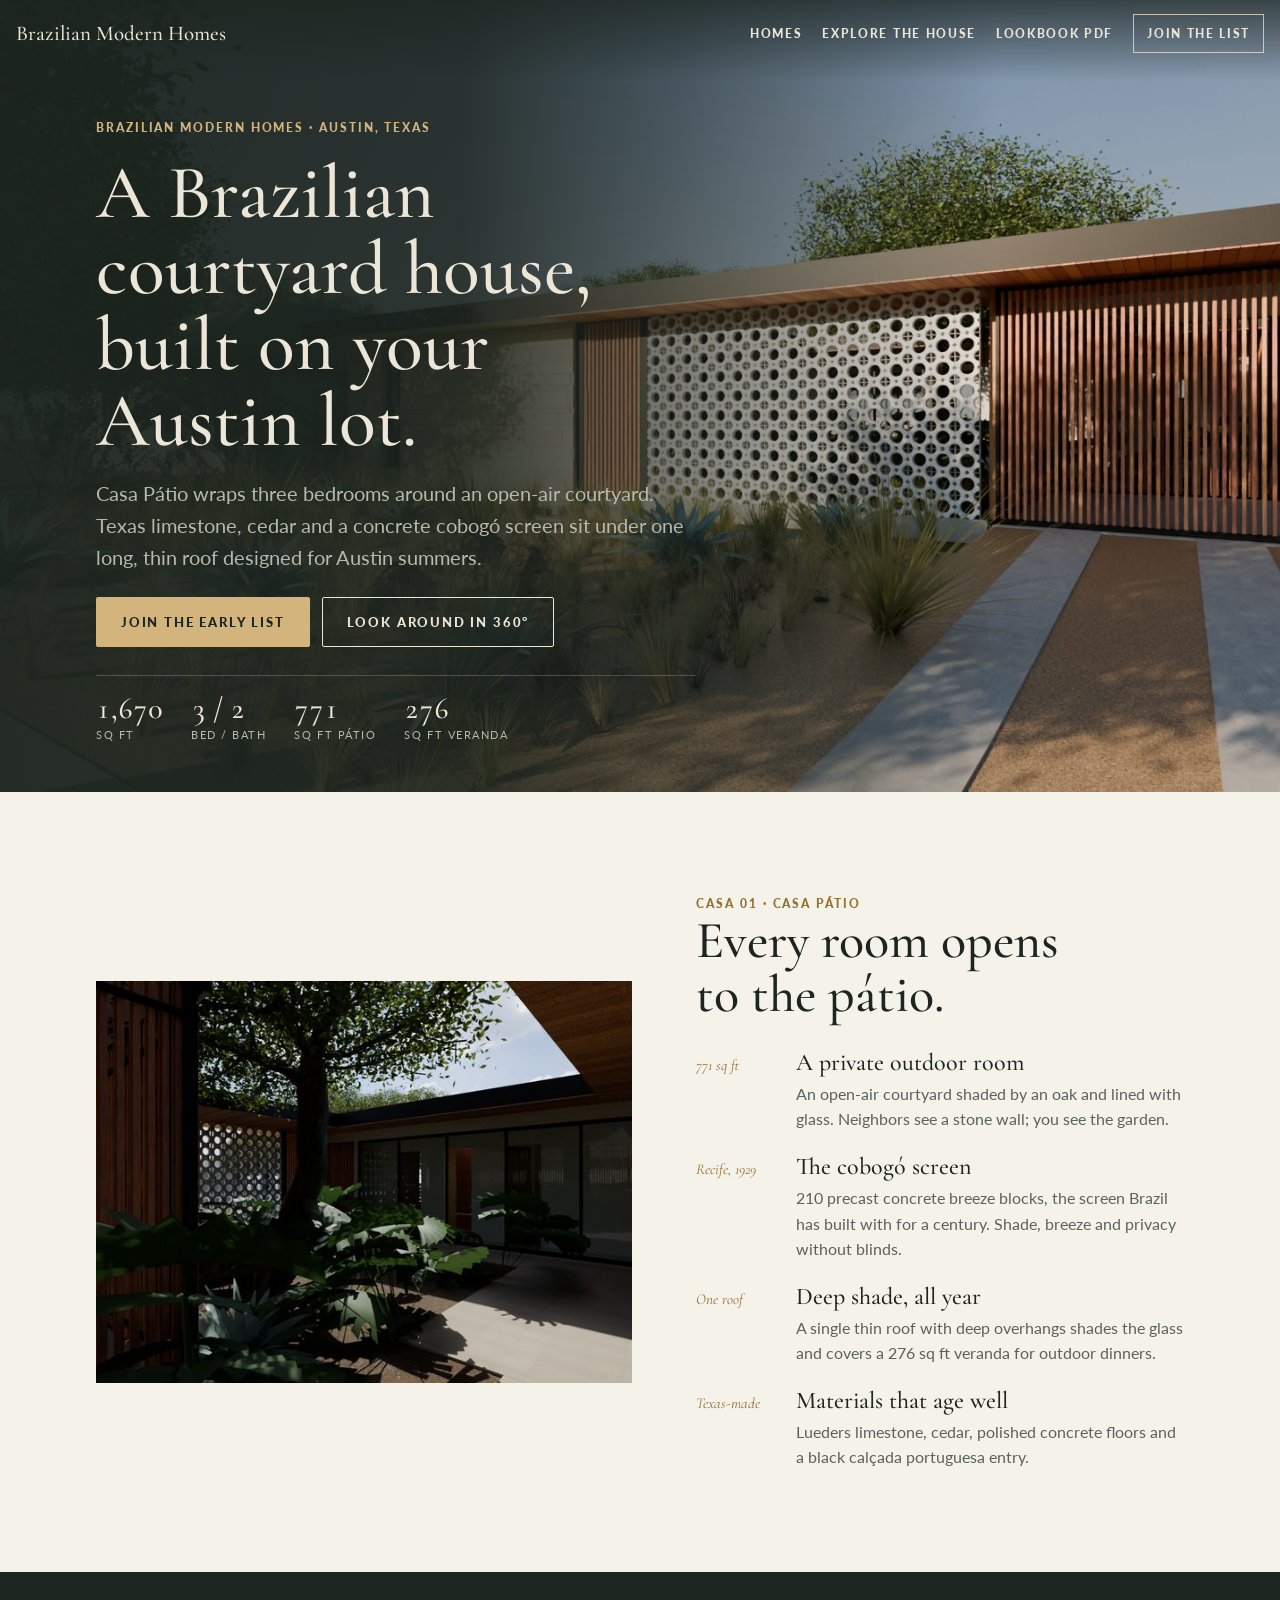
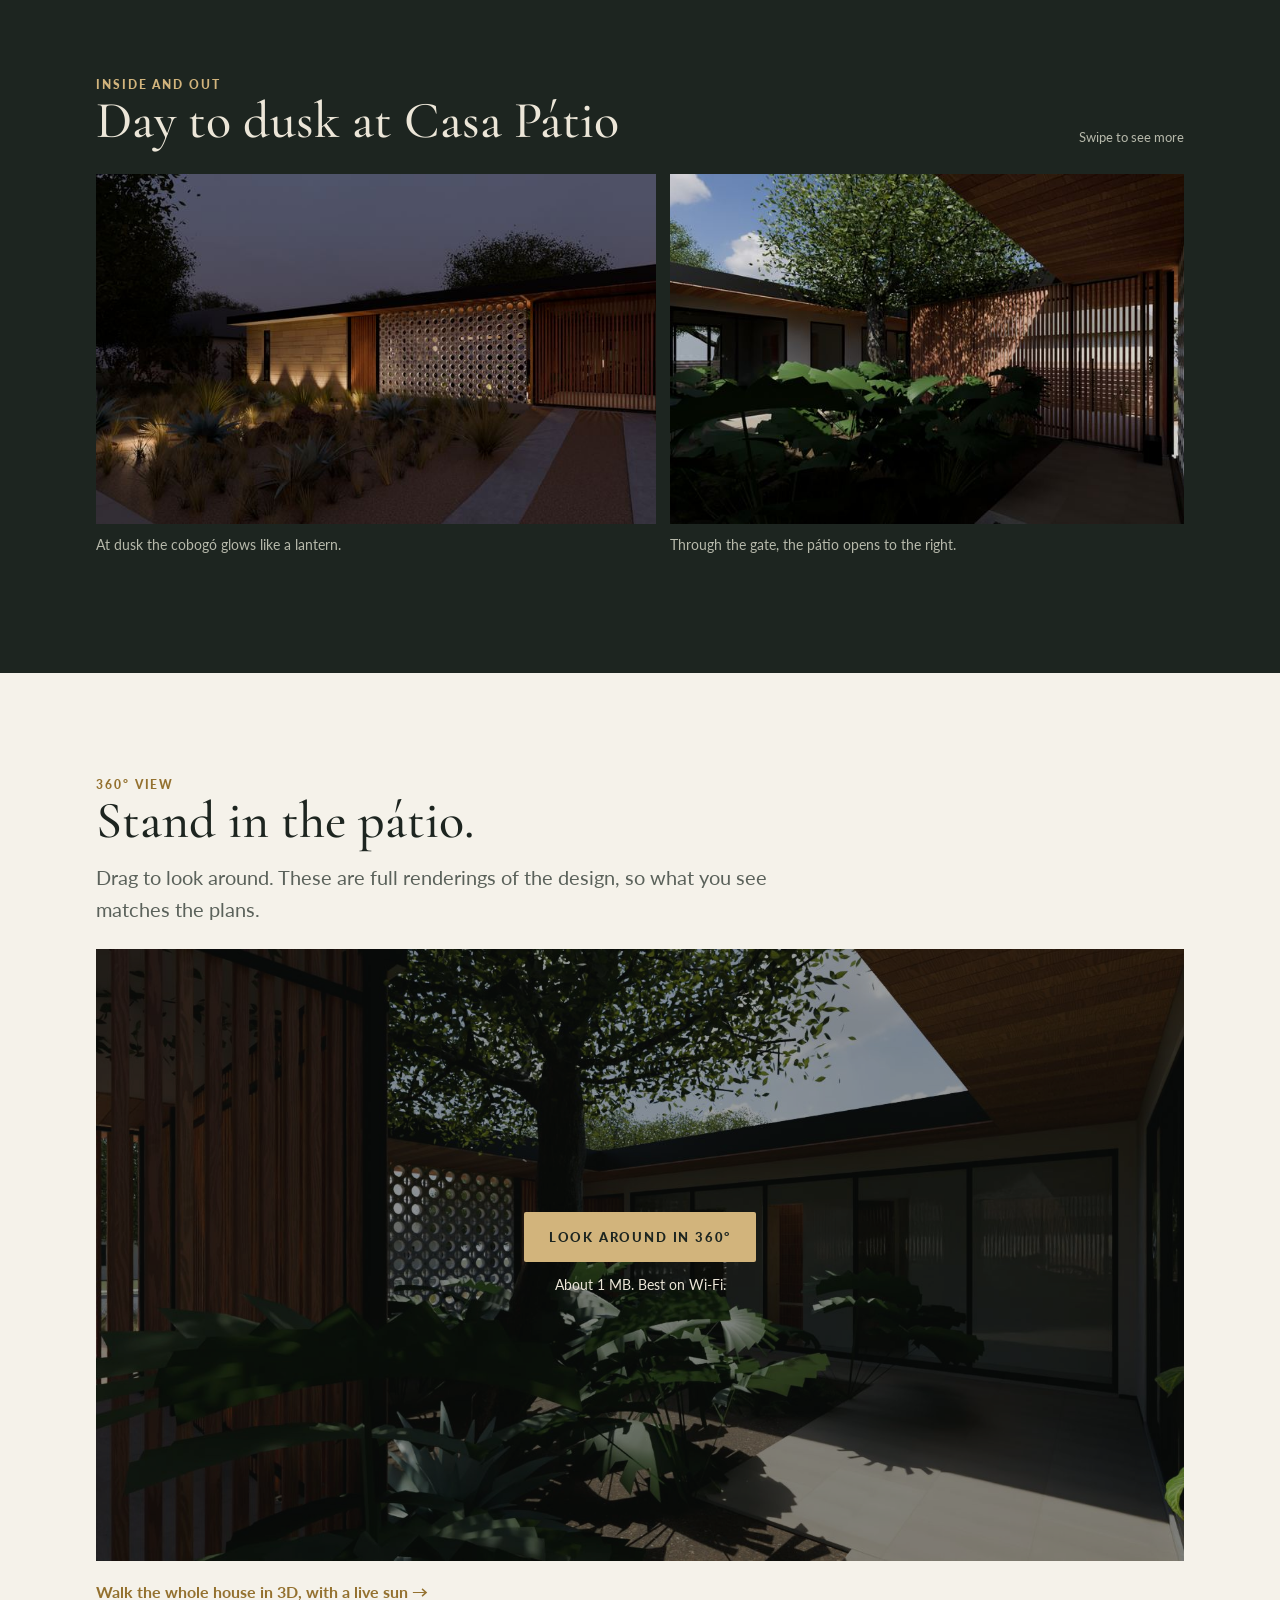
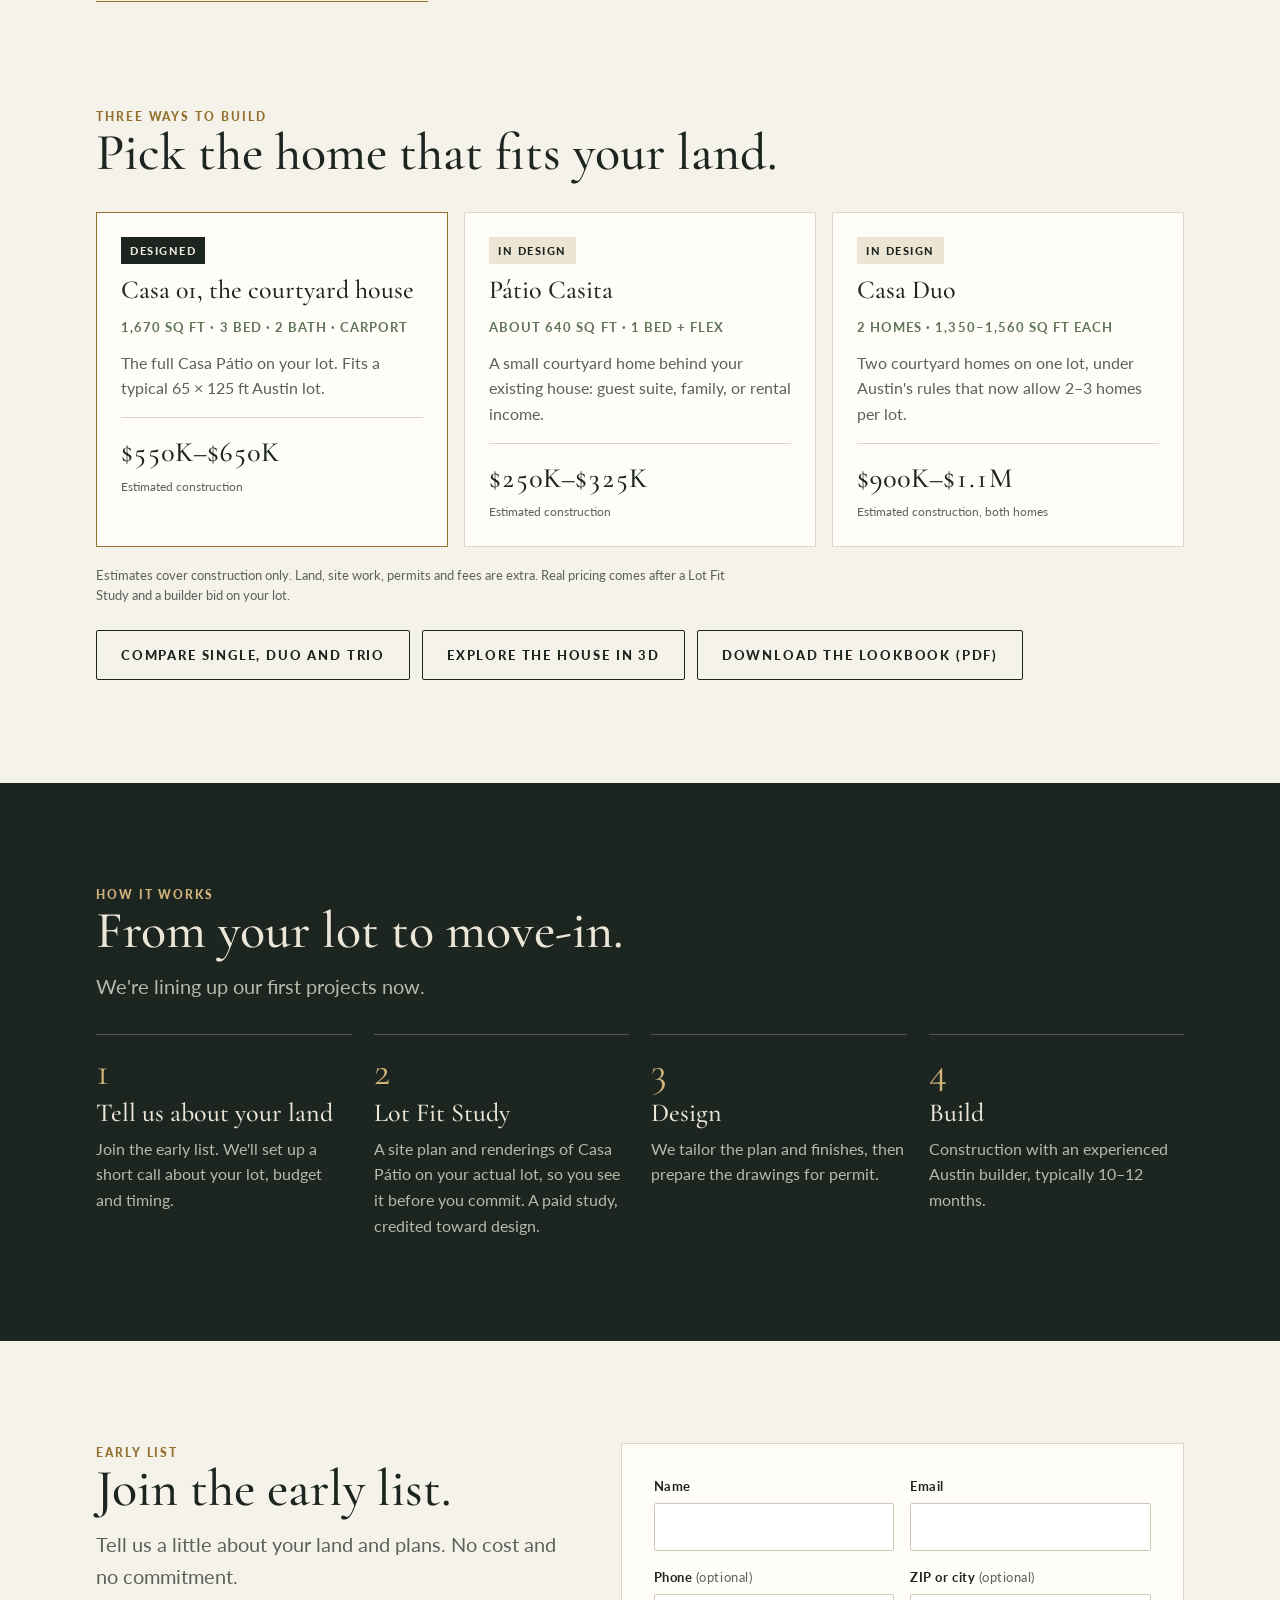
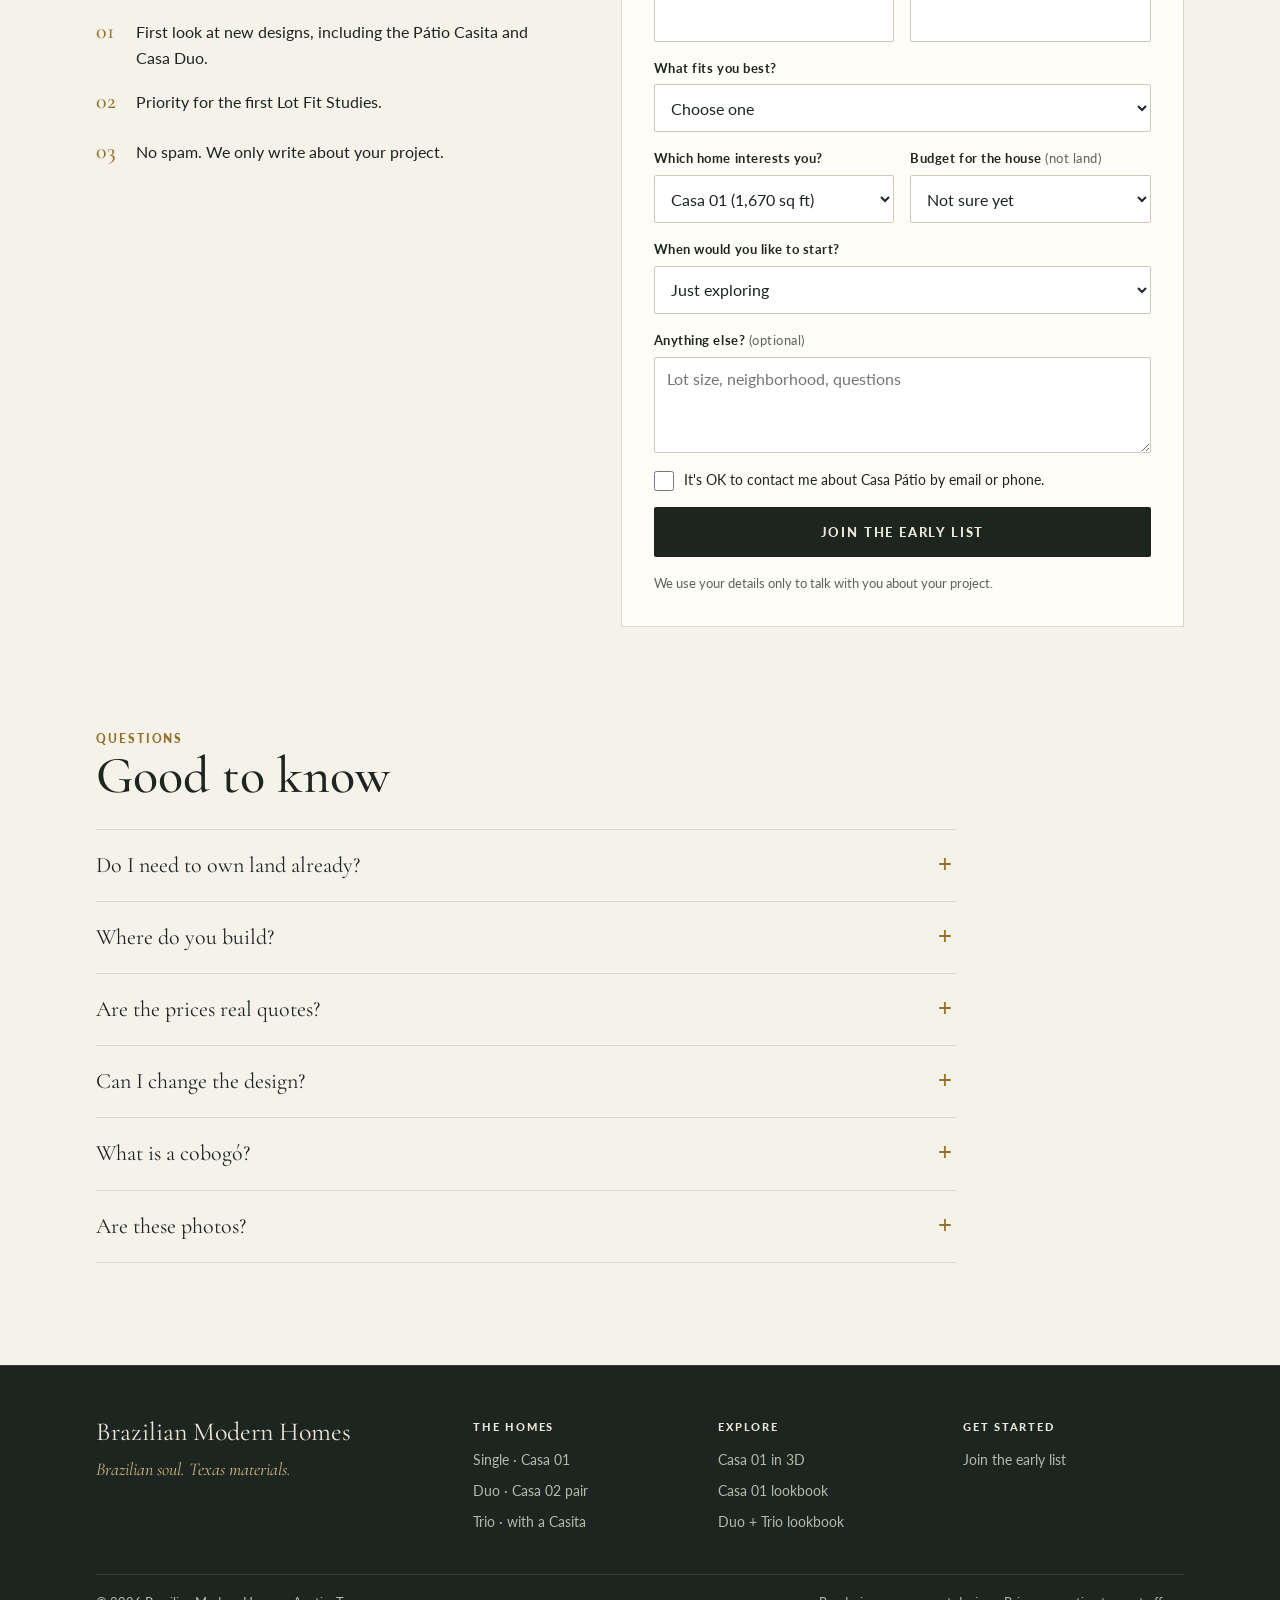
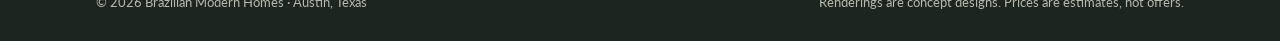
<file: casa01/landing/site/index.html>
<!doctype html><html lang="en"><head><meta charset="utf-8"><meta name="viewport" content="width=device-width,initial-scale=1,viewport-fit=cover"><title>Casa Pátio Early List</title><meta name="description" content="Casa Pátio: a Brazilian modern courtyard house for your Austin lot. Texas limestone, cedar and a concrete cobogó screen under one long roof. Join the early list."><meta name="theme-color" content="#1d2520"><meta property="og:type" content="website"><meta property="og:title" content="Casa Pátio · Brazilian Modern Homes"><meta property="og:description" content="Casa Pátio: a Brazilian modern courtyard house for your Austin lot. Texas limestone, cedar and a concrete cobogó screen under one long roof. Join the early list."><meta property="og:image" content="https://brazilian-modern-homes.vercel.app/img/og.jpg"><meta property="og:url" content="https://brazilian-modern-homes.vercel.app/"><meta name="twitter:card" content="summary_large_image"><meta name="twitter:title" content="Casa Pátio · Brazilian Modern Homes"><meta name="twitter:description" content="Casa Pátio: a Brazilian modern courtyard house for your Austin lot. Texas limestone, cedar and a concrete cobogó screen under one long roof. Join the early list."><meta name="twitter:image" content="https://brazilian-modern-homes.vercel.app/img/og.jpg"><style>*,*::before,*::after{box-sizing:border-box}:root{padding-top:env(safe-area-inset-top,0px);padding-bottom:env(safe-area-inset-bottom,0px)}body{margin:0}img{max-width:100%}[hidden]{display:none!important}html{scroll-behavior:smooth}</style><link rel="preconnect" href="https://fonts.googleapis.com"><link rel="preconnect" href="https://fonts.gstatic.com" crossorigin><link rel="stylesheet" href="https://fonts.googleapis.com/css2?family=Cormorant+Garamond:ital,wght@0,500;0,600;1,500&family=Lato:wght@400;700;900&display=swap"><script>window.BMH_CONFIG={"formEndpoint": "/api/lead", "xLeadEventId": ""};</script><style>
/* Layout: full-bleed render opens, then cream and deep-green bands like the lookbook sheets; one 1120px column.
   Single deliberate brand look (Brazilian Modern Homes lookbook palette), colors set explicitly. */
:root{
  --paper:#f5f2ea; --card:#fffdf7; --ink:#1d2520; --muted:#5b625b; --line:#dcd6c8;
  --forest:#1d2520; --on-forest:#ece6d8; --on-forest-muted:#b7b9ab;
  --gold:#94712f; --gold-hi:#d2b47c; --sage:#5f7458; --error:#a3361f;
  --serif:"Cormorant Garamond",Georgia,"Times New Roman",serif;
  --sans:"Lato","Helvetica Neue",Arial,sans-serif;
  color-scheme:light;
}
*{box-sizing:border-box}
body{background:var(--paper);color:var(--ink);font-family:var(--sans);font-size:16px;line-height:1.6;margin:0;-webkit-font-smoothing:antialiased}
.wrap{max-width:1120px;margin:0 auto;padding-left:max(16px,env(safe-area-inset-left,0px));padding-right:max(16px,env(safe-area-inset-right,0px))}
.band{padding-block:clamp(56px,8vw,104px)}
.band.dark{background:var(--forest);color:var(--on-forest)}
h1,h2,h3{font-family:var(--serif);font-weight:500;text-wrap:balance;margin:0}
h1{font-size:clamp(40px,6.4vw,76px);line-height:1}
h2{font-size:clamp(32px,4.4vw,52px);line-height:1.04}
h3{font-size:26px;line-height:1.1}
p{margin:0}
.eyebrow{font-size:12px;font-weight:900;letter-spacing:.16em;text-transform:uppercase;color:var(--gold)}
.dark .eyebrow{color:var(--gold-hi)}
.lede{font-size:clamp(17px,1.8vw,20px);max-width:58ch;color:var(--muted)}
.dark .lede{color:var(--on-forest-muted)}
a{color:inherit}
:focus-visible{outline:2px solid var(--gold-hi);outline-offset:3px}
.btn{display:inline-flex;align-items:center;justify-content:center;gap:8px;min-height:50px;padding:0 24px;border-radius:2px;border:1px solid transparent;
  font:900 13px/1 var(--sans);letter-spacing:.14em;text-transform:uppercase;text-decoration:none;cursor:pointer;transition:background .2s,color .2s}
.btn.primary{background:var(--gold-hi);color:var(--forest)}
.btn.primary:hover{background:#e2c690}
.btn.ghost{border-color:currentColor;color:inherit;background:transparent}
.btn.ghost:hover{background:rgba(236,230,216,.12)}

/* preview note (only inside the Claude preview) */
.preview{background:#efe3c4;color:var(--ink);font-size:14px;padding-block:10px;text-align:center}

/* hero */
.hero{background:var(--forest);color:var(--on-forest);position:relative}
.hero picture,.hero img.hero-img{display:block;width:100%}
.hero img.hero-img{aspect-ratio:16/9;object-fit:cover;max-height:80vh}
.hero-copy{display:grid;gap:18px;padding-block:28px 40px}
.hero-copy .lede{color:var(--on-forest-muted)}
.cta-row{display:flex;flex-wrap:wrap;gap:12px;margin-top:6px}
.facts{display:flex;flex-wrap:wrap;gap:10px 28px;margin-top:10px;padding-top:18px;border-top:1px solid rgba(236,230,216,.22)}
.facts div{display:grid;gap:2px}
.facts b{font-family:var(--serif);font-size:30px;font-weight:500;line-height:1;font-variant-numeric:tabular-nums}
.facts span{font-size:11px;letter-spacing:.14em;text-transform:uppercase;color:var(--on-forest-muted)}
.hero .eyebrow{color:var(--gold-hi)}
@media (min-width:900px){
  .hero img.hero-img{max-height:none;height:min(88vh,860px);min-height:600px}
  /* text sits left on a side fade so the house stays in view on the right */
  .hero-over{position:absolute;inset:0;display:flex;align-items:flex-end;
    background:linear-gradient(90deg,rgba(29,37,32,.95) 0%,rgba(29,37,32,.88) 36%,rgba(29,37,32,.4) 60%,rgba(29,37,32,0) 78%)}
  .hero-over .wrap{width:100%}
  .hero-copy{padding-block:60px 48px}
  .hero-copy>*{max-width:600px}
}

/* top menu over the hero */
.topnav{position:absolute;top:0;left:0;right:0;z-index:5;display:flex;justify-content:space-between;align-items:center;gap:12px;
  padding:14px max(16px,env(safe-area-inset-right,0px)) 28px max(16px,env(safe-area-inset-left,0px));
  background:linear-gradient(180deg,rgba(29,37,32,.72),rgba(29,37,32,0))}
.topnav a{color:var(--on-forest);text-decoration:none;font-size:12px;font-weight:900;letter-spacing:.14em;text-transform:uppercase}
.topnav .brand{font-family:var(--serif);font-size:21px;font-weight:500;letter-spacing:0;text-transform:none}
.topnav .links{display:flex;gap:20px;align-items:center}
.topnav .pill{border:1px solid rgba(236,230,216,.75);padding:9px 13px}
.topnav a:hover{color:var(--gold-hi)}
@media (max-width:640px){.topnav .lg{display:none}.topnav .brand{font-size:17px}.topnav .links{gap:14px}}
.btn.outline{border-color:var(--ink);color:var(--ink);background:transparent}
.btn.outline:hover{background:#ece5d4}
.textlink{font-weight:700;color:var(--gold);text-underline-offset:3px}

/* features */
.split{display:grid;gap:clamp(28px,5vw,64px);align-items:center}
@media (min-width:900px){.split{grid-template-columns:1.1fr 1fr}}
.split img{width:100%;aspect-ratio:4/3;object-fit:cover;display:block}
.features{display:grid;gap:22px;margin-top:28px}
.feature{display:grid;grid-template-columns:auto 1fr;gap:4px 16px;align-items:baseline}
.feature .k{font-family:var(--serif);font-size:15px;font-style:italic;color:var(--gold);min-width:84px}
.feature h3{font-size:24px}
.feature p{grid-column:2;color:var(--muted)}

/* gallery */
.gal-head{display:flex;flex-wrap:wrap;justify-content:space-between;align-items:end;gap:12px;margin-bottom:26px}
.gallery{display:grid;grid-auto-flow:column;grid-auto-columns:min(84%,560px);gap:14px;overflow-x:auto;scroll-snap-type:x mandatory;
  padding-bottom:14px;scrollbar-width:thin;scrollbar-color:var(--gold-hi) transparent;overscroll-behavior-x:contain}
.gallery figure{margin:0;scroll-snap-align:start;display:grid;gap:10px;min-width:0}
.gallery img{width:100%;aspect-ratio:16/10;object-fit:cover;display:block;background:#2a332d}
.gallery figcaption{font-size:14px;color:var(--on-forest-muted)}
.hint{font-size:13px;color:var(--on-forest-muted)}

/* 360 */
.pano{position:relative;background:#141a16;aspect-ratio:16/9;max-height:72vh;width:100%;overflow:hidden}
@media (max-width:640px){.pano{aspect-ratio:4/3}}
.pano canvas{display:block;width:100%;height:100%;touch-action:none;cursor:grab}
.pano .poster{position:absolute;inset:0;width:100%;height:100%;object-fit:cover}
.pano .start{position:absolute;inset:0;display:grid;place-items:center;align-content:center;gap:12px;background:rgba(20,26,22,.38);color:var(--on-forest);text-align:center;padding:16px}
.pano .status{font-size:14px}
.pano-tabs{display:flex;flex-wrap:wrap;gap:8px;margin-top:14px}
.chip{min-height:40px;padding:0 16px;border:1px solid var(--line);background:var(--card);color:var(--ink);font:700 12px/1 var(--sans);letter-spacing:.12em;text-transform:uppercase;cursor:pointer;border-radius:2px}
.chip[aria-pressed="true"]{background:var(--forest);border-color:var(--forest);color:var(--on-forest)}

/* products */
.cards{display:grid;gap:16px;margin-top:32px}
@media (min-width:860px){.cards{grid-template-columns:repeat(3,1fr)}}
.card{background:var(--card);border:1px solid var(--line);padding:24px;display:grid;gap:12px;align-content:start;min-width:0}
.card.main{border-color:var(--gold)}
.badge{justify-self:start;font-size:11px;font-weight:900;letter-spacing:.14em;text-transform:uppercase;padding:5px 9px;background:#ece5d4;color:var(--ink)}
.card.main .badge{background:var(--forest);color:var(--on-forest)}
.spec{font-size:13px;letter-spacing:.08em;text-transform:uppercase;color:var(--sage);font-weight:700}
.card p{color:var(--muted)}
.price{margin-top:4px;padding-top:12px;border-top:1px solid var(--line);display:grid;gap:2px}
.price b{font-family:var(--serif);font-size:28px;font-weight:500;font-variant-numeric:tabular-nums}
.price span{font-size:12px;color:var(--muted)}
.fine{font-size:13px;color:var(--muted);margin-top:18px;max-width:80ch}

/* steps */
.steps{display:grid;gap:22px;margin-top:32px;counter-reset:s}
@media (min-width:860px){.steps{grid-template-columns:repeat(4,1fr)}}
.step{display:grid;gap:8px;align-content:start;padding-top:16px;border-top:1px solid rgba(236,230,216,.25)}
.step .n{font-family:var(--serif);font-size:40px;line-height:1;color:var(--gold-hi)}
.step p{color:var(--on-forest-muted)}

/* form */
.form-grid{display:grid;gap:clamp(28px,5vw,64px)}
@media (min-width:900px){.form-grid{grid-template-columns:.9fr 1.1fr}}
form{display:grid;gap:16px;background:var(--card);border:1px solid var(--line);padding:clamp(20px,3vw,32px);min-width:0}
.row{display:grid;gap:16px}
@media (min-width:600px){.row{grid-template-columns:1fr 1fr}}
.field{display:grid;gap:6px;min-width:0}
label,.legend{font-size:13px;font-weight:700;letter-spacing:.04em}
.opt{font-weight:400;color:var(--muted)}
input[type=text],input[type=email],input[type=tel],select,textarea{width:100%;min-height:48px;padding:10px 12px;border:1px solid #cfc8b8;border-radius:2px;
  background:#fff;color:var(--ink);font:16px/1.4 var(--sans)}
textarea{min-height:96px;resize:vertical}
input:focus,select:focus,textarea:focus{outline:2px solid var(--gold);outline-offset:1px;border-color:var(--gold)}
.check{display:grid;grid-template-columns:auto 1fr;gap:10px;align-items:start;font-size:14px;font-weight:400;letter-spacing:0}
.check input{width:20px;height:20px;margin:2px 0 0;accent-color:var(--forest)}
.err{font-size:13px;color:var(--error);min-height:0}
.field.bad input,.field.bad select{border-color:var(--error)}
.hp{position:absolute;left:-9999px;width:1px;height:1px;overflow:hidden}
form .btn.primary{background:var(--forest);color:var(--on-forest);width:100%}
form .btn.primary:hover{background:#2b3730}
form .btn[disabled]{opacity:.6;cursor:progress}
.form-note{font-size:13px;color:var(--muted)}
.thanks{background:var(--card);border:1px solid var(--gold);padding:clamp(24px,4vw,40px);display:grid;gap:12px;align-content:start}
.thanks h3{font-size:34px}
.thanks p{color:var(--muted)}
.why{display:grid;gap:14px;margin-top:22px}
.why div{display:grid;grid-template-columns:auto 1fr;gap:12px;align-items:baseline}
.why b{font-family:var(--serif);font-size:22px;color:var(--gold);font-weight:500;min-width:28px}

/* faq */
.faq{display:grid;margin-top:26px;border-top:1px solid var(--line);max-width:860px}
details{border-bottom:1px solid var(--line)}
summary{cursor:pointer;list-style:none;padding:18px 36px 18px 0;font-family:var(--serif);font-size:22px;position:relative}
summary::-webkit-details-marker{display:none}
summary::after{content:"+";position:absolute;right:4px;top:14px;font-family:var(--sans);font-size:24px;color:var(--gold)}
details[open] summary::after{content:"–"}
details p{padding:0 0 18px;color:var(--muted);max-width:68ch}

footer{background:var(--forest);color:var(--on-forest-muted);font-size:14px;padding-block:52px calc(28px + 72px);border-top:1px solid rgba(236,230,216,.12)}
@media (min-width:900px){footer{padding-block:52px 28px}}
.foot{display:grid;gap:30px 24px;grid-template-columns:1fr 1fr}
.f-brand{grid-column:1/-1}
@media (min-width:800px){.foot{grid-template-columns:1.6fr 1fr 1fr 1fr}.f-brand{grid-column:auto}}
.f-brand a{font-family:var(--serif);font-size:26px;color:var(--on-forest);text-decoration:none;line-height:1.1}
.f-brand p{margin-top:8px;font-family:var(--serif);font-style:italic;font-size:18px;color:var(--gold-hi)}
.f-col{display:grid;gap:9px;align-content:start}
.f-col b{color:var(--on-forest);font-weight:900;letter-spacing:.16em;text-transform:uppercase;font-size:11px;margin-bottom:4px}
.f-col a{text-decoration:none;color:var(--on-forest-muted);transition:color .2s}
.f-col a:hover{color:var(--gold-hi)}
.f-base{display:flex;flex-wrap:wrap;justify-content:space-between;gap:6px 24px;margin-top:40px;padding-top:18px;
  border-top:1px solid rgba(236,230,216,.14);font-size:12.5px}

/* mobile sticky call to action */
.sticky{position:fixed;left:0;right:0;bottom:0;z-index:20;background:rgba(29,37,32,.96);
  padding:10px max(16px,env(safe-area-inset-right,0px)) calc(10px + env(safe-area-inset-bottom,0px)) max(16px,env(safe-area-inset-left,0px));
  transform:translateY(110%);transition:transform .25s ease}
.sticky.show{transform:none}
.sticky .btn{width:100%}
@media (min-width:900px){.sticky{display:none}}
@media (prefers-reduced-motion:reduce){*{transition:none!important;scroll-behavior:auto!important}}
</style></head><body><div class="preview" id="previewNote" hidden><div class="wrap">Preview. Sign-ups start collecting once this page is live on your own domain.</div></div>

<header class="hero">
  <nav class="topnav" aria-label="Site">
    <a class="brand" href="/">Brazilian Modern Homes</a>
    <div class="links"><a href="/homes/">Homes</a><a class="lg" href="/house">Explore<span class="lg"> the house</span></a><a class="lg" href="/Casa01_Lookbook.pdf" target="_blank" rel="noopener">Lookbook PDF</a><a class="pill" href="#join">Join<span class="lg"> the list</span></a></div>
  </nav>
  <img class="hero-img" src="img/street-1600.jpg" srcset="img/street-800.jpg 800w, img/street-1600.jpg 1600w" sizes="100vw"
       alt="Casa Pátio from the street: a limestone wall, a cedar pivot gate and a white concrete cobogó screen under one long, thin roof, with a native meadow in front" fetchpriority="high">
  <div class="hero-over">
    <div class="wrap hero-copy">
      <div class="eyebrow">Brazilian Modern Homes · Austin, Texas</div>
      <h1 id="headline">A Brazilian courtyard house, built on your Austin lot.</h1>
      <p class="lede" id="subhead">Casa Pátio wraps three bedrooms around an open-air courtyard. Texas limestone, cedar and a concrete cobogó screen sit under one long, thin roof designed for Austin summers.</p>
      <div class="cta-row">
        <a class="btn primary" href="#join" data-cta="hero">Join the early list</a>
        <a class="btn ghost" href="#look">Look around in 360°</a>
      </div>
      <div class="facts" aria-label="Casa 01 at a glance">
        <div><b>1,670</b><span>sq ft</span></div>
        <div><b>3 / 2</b><span>bed / bath</span></div>
        <div><b>771</b><span>sq ft pátio</span></div>
        <div><b>276</b><span>sq ft veranda</span></div>
      </div>
    </div>
  </div>
</header>

<main>
<section class="band" aria-labelledby="h-idea">
  <div class="wrap split">
    <img src="img/courtyard-1600.jpg" srcset="img/courtyard-800.jpg 800w, img/courtyard-1600.jpg 1600w" sizes="(min-width:900px) 55vw, 100vw"
         alt="The pátio: palmettos and ferns under a limbed-up oak, lined by floor-to-ceiling glass" loading="lazy">
    <div>
      <div class="eyebrow">Casa 01 · Casa Pátio</div>
      <h2 id="h-idea">Every room opens to the pátio.</h2>
      <div class="features">
        <div class="feature"><span class="k">771 sq ft</span><h3>A private outdoor room</h3>
          <p>An open-air courtyard shaded by an oak and lined with glass. Neighbors see a stone wall; you see the garden.</p></div>
        <div class="feature"><span class="k">Recife, 1929</span><h3>The cobogó screen</h3>
          <p>210 precast concrete breeze blocks, the screen Brazil has built with for a century. Shade, breeze and privacy without blinds.</p></div>
        <div class="feature"><span class="k">One roof</span><h3>Deep shade, all year</h3>
          <p>A single thin roof with deep overhangs shades the glass and covers a 276 sq ft veranda for outdoor dinners.</p></div>
        <div class="feature"><span class="k">Texas-made</span><h3>Materials that age well</h3>
          <p>Lueders limestone, cedar, polished concrete floors and a black calçada portuguesa entry.</p></div>
      </div>
    </div>
  </div>
</section>

<section class="band dark" aria-labelledby="h-gal">
  <div class="wrap">
    <div class="gal-head">
      <div><div class="eyebrow">Inside and out</div><h2 id="h-gal">Day to dusk at Casa Pátio</h2></div>
      <p class="hint">Swipe to see more</p>
    </div>
    <div class="gallery" tabindex="0" aria-label="Renderings of Casa Pátio">
      <figure><img src="img/street_dusk-1600.jpg" srcset="img/street_dusk-800.jpg 800w, img/street_dusk-1600.jpg 1600w" sizes="(min-width:900px) 560px, 84vw" alt="The house at dusk with the cobogó lit from inside" loading="lazy"><figcaption>At dusk the cobogó glows like a lantern.</figcaption></figure>
      <figure><img src="img/gate-1600.jpg" srcset="img/gate-800.jpg 800w, img/gate-1600.jpg 1600w" sizes="(min-width:900px) 560px, 84vw" alt="Stepping in through the cedar gate: the pátio opens to the right under a live oak, with a slat screen and glass walls beyond" loading="lazy"><figcaption>Through the gate, the pátio opens to the right.</figcaption></figure>
      <figure><img src="img/entry-1600.jpg" srcset="img/entry-800.jpg 800w, img/entry-1600.jpg 1600w" sizes="(min-width:900px) 560px, 84vw" alt="Covered entry with black stone mosaic paving beside the cobogó screen" loading="lazy"><figcaption>Covered entry: black calçada underfoot, the cobogó beside you.</figcaption></figure>
      <figure><img src="img/interior-1600.jpg" srcset="img/interior-800.jpg 800w, img/interior-1600.jpg 1600w" sizes="(min-width:900px) 560px, 84vw" alt="Great room with a cedar ceiling, dining table and glass walls to the pátio" loading="lazy"><figcaption>The great room, under a cedar ceiling.</figcaption></figure>
      <figure><img src="img/kitchen-1600.jpg" srcset="img/kitchen-800.jpg 800w, img/kitchen-1600.jpg 1600w" sizes="(min-width:900px) 560px, 84vw" alt="Kitchen with an island, pendant lights and green tile" loading="lazy"><figcaption>Kitchen with honed black granite and green tile.</figcaption></figure>
      <figure><img src="img/bath-1600.jpg" srcset="img/bath-800.jpg 800w, img/bath-1600.jpg 1600w" sizes="(min-width:900px) 560px, 84vw" alt="Primary bath with green tile, a round brass mirror, a glass shower panel and a skylight" loading="lazy"><figcaption>Primary bath: green tile, a curbless shower, a skylight overhead.</figcaption></figure>
      <figure><img src="img/bath2-1600.jpg" srcset="img/bath2-800.jpg 800w, img/bath2-1600.jpg 1600w" sizes="(min-width:900px) 560px, 84vw" alt="Hall bath with terracotta tile around a tub, a glass panel, a pill mirror and an oak vanity" loading="lazy"><figcaption>Hall bath: terracotta tile around the tub.</figcaption></figure>
      <figure><img src="img/veranda-1600.jpg" srcset="img/veranda-800.jpg 800w, img/veranda-1600.jpg 1600w" sizes="(min-width:900px) 560px, 84vw" alt="Covered veranda with an outdoor dining table facing the backyard" loading="lazy"><figcaption>The veranda faces the backyard oak.</figcaption></figure>
    </div>
  </div>
</section>

<section class="band" id="look" aria-labelledby="h-look">
  <div class="wrap">
    <div class="eyebrow">360° view</div>
    <h2 id="h-look">Stand in the pátio.</h2>
    <p class="lede" style="margin-top:12px">Drag to look around. These are full renderings of the design, so what you see matches the plans.</p>
    <div class="pano" id="pano" style="margin-top:24px">
      <img class="poster" src="img/courtyard-1600.jpg" alt="" aria-hidden="true">
      <canvas id="panoCanvas" hidden aria-label="360 degree view. Drag to look around."></canvas>
      <div class="start" id="panoStart">
        <button class="btn primary" type="button" id="panoBtn">Look around in 360°</button>
        <span class="status" id="panoStatus">About 1 MB. Best on Wi-Fi.</span>
      </div>
    </div>
    <div class="pano-tabs" id="panoTabs" hidden>
      <button class="chip" type="button" data-pano="patio" aria-pressed="true">Pátio</button>
      <button class="chip" type="button" data-pano="room" aria-pressed="false">Great room</button>
    </div>
    <p style="margin-top:18px"><a class="textlink" href="/house">Walk the whole house in 3D, with a live sun →</a></p>
  </div>
</section>

<section class="band" style="padding-top:0" aria-labelledby="h-homes">
  <div class="wrap">
    <div class="eyebrow">Three ways to build</div>
    <h2 id="h-homes">Pick the home that fits your land.</h2>
    <div class="cards">
      <article class="card main">
        <span class="badge">Designed</span>
        <h3>Casa 01, the courtyard house</h3>
        <div class="spec">1,670 sq ft · 3 bed · 2 bath · carport</div>
        <p>The full Casa Pátio on your lot. Fits a typical 65 × 125 ft Austin lot.</p>
        <div class="price"><b>$550K–$650K</b><span>Estimated construction</span></div>
      </article>
      <article class="card">
        <span class="badge">In design</span>
        <h3>Pátio Casita</h3>
        <div class="spec">About 640 sq ft · 1 bed + flex</div>
        <p>A small courtyard home behind your existing house: guest suite, family, or rental income.</p>
        <div class="price"><b>$250K–$325K</b><span>Estimated construction</span></div>
      </article>
      <article class="card">
        <span class="badge">In design</span>
        <h3>Casa Duo</h3>
        <div class="spec">2 homes · 1,350–1,560 sq ft each</div>
        <p>Two courtyard homes on one lot, under Austin's rules that now allow 2–3 homes per lot.</p>
        <div class="price"><b>$900K–$1.1M</b><span>Estimated construction, both homes</span></div>
      </article>
    </div>
    <p class="fine">Estimates cover construction only. Land, site work, permits and fees are extra. Real pricing comes after a Lot Fit Study and a builder bid on your lot.</p>
    <div class="cta-row" style="margin-top:24px">
      <a class="btn outline" href="/homes/">Compare Single, Duo and Trio</a>
      <a class="btn outline" href="/house">Explore the house in 3D</a>
      <a class="btn outline" href="/Casa01_Lookbook.pdf" target="_blank" rel="noopener">Download the lookbook (PDF)</a>
    </div>
  </div>
</section>

<section class="band dark" aria-labelledby="h-how">
  <div class="wrap">
    <div class="eyebrow">How it works</div>
    <h2 id="h-how">From your lot to move-in.</h2>
    <p class="lede" style="margin-top:12px">We're lining up our first projects now.</p>
    <div class="steps">
      <div class="step"><span class="n">1</span><h3>Tell us about your land</h3><p>Join the early list. We'll set up a short call about your lot, budget and timing.</p></div>
      <div class="step"><span class="n">2</span><h3>Lot Fit Study</h3><p>A site plan and renderings of Casa Pátio on your actual lot, so you see it before you commit. A paid study, credited toward design.</p></div>
      <div class="step"><span class="n">3</span><h3>Design</h3><p>We tailor the plan and finishes, then prepare the drawings for permit.</p></div>
      <div class="step"><span class="n">4</span><h3>Build</h3><p>Construction with an experienced Austin builder, typically 10–12 months.</p></div>
    </div>
  </div>
</section>

<section class="band" id="join" aria-labelledby="h-join">
  <div class="wrap form-grid">
    <div>
      <div class="eyebrow">Early list</div>
      <h2 id="h-join">Join the early list.</h2>
      <p class="lede" style="margin-top:12px">Tell us a little about your land and plans. No cost and no commitment.</p>
      <div class="why">
        <div><b>01</b><p>First look at new designs, including the Pátio Casita and Casa Duo.</p></div>
        <div><b>02</b><p>Priority for the first Lot Fit Studies.</p></div>
        <div><b>03</b><p>No spam. We only write about your project.</p></div>
      </div>
    </div>

    <div>
      <form id="leadForm" name="early-list" method="POST" data-netlify="true" netlify-honeypot="bot-field" novalidate>
        <input type="hidden" name="form-name" value="early-list">
        <p class="hp"><label for="botField">Leave this empty</label><input id="botField" name="bot-field" tabindex="-1" autocomplete="off"></p>
        <input type="hidden" name="utm_source" id="utm_source"><input type="hidden" name="utm_medium" id="utm_medium">
        <input type="hidden" name="utm_campaign" id="utm_campaign"><input type="hidden" name="utm_content" id="utm_content">
        <input type="hidden" name="utm_term" id="utm_term"><input type="hidden" name="variant" id="variant">
        <input type="hidden" name="referrer" id="referrer"><input type="hidden" name="landing_url" id="landing_url">

        <div class="row">
          <div class="field"><label for="f_name">Name</label><input type="text" id="f_name" name="name" autocomplete="name" required><span class="err" id="e_name" hidden>Enter your name.</span></div>
          <div class="field"><label for="f_email">Email</label><input type="email" id="f_email" name="email" autocomplete="email" inputmode="email" required><span class="err" id="e_email" hidden>Enter a valid email address.</span></div>
        </div>
        <div class="row">
          <div class="field"><label for="f_phone">Phone <span class="opt">(optional)</span></label><input type="tel" id="f_phone" name="phone" autocomplete="tel" inputmode="tel"></div>
          <div class="field"><label for="f_zip">ZIP or city <span class="opt">(optional)</span></label><input type="text" id="f_zip" name="location" autocomplete="postal-code"></div>
        </div>
        <div class="field">
          <label for="f_situation">What fits you best?</label>
          <select id="f_situation" name="situation" required>
            <option value="">Choose one</option>
            <option>I own a lot in Austin</option>
            <option>I own land outside Austin (Hill Country, etc.)</option>
            <option>I own a home and want a backyard casita</option>
            <option>I'm looking for land</option>
            <option>Just exploring</option>
          </select>
          <span class="err" id="e_situation" hidden>Choose the option that fits you best.</span>
        </div>
        <div class="row">
          <div class="field">
            <label for="f_home">Which home interests you?</label>
            <select id="f_home" name="home">
              <option>Casa 01 (1,670 sq ft)</option>
              <option>Pátio Casita (about 700 sq ft)</option>
              <option>Casa Duo (2 homes)</option>
              <option>Not sure yet</option>
            </select>
          </div>
          <div class="field">
            <label for="f_budget">Budget for the house <span class="opt">(not land)</span></label>
            <select id="f_budget" name="budget">
              <option>Not sure yet</option>
              <option>Under $300K</option>
              <option>$300K–$500K</option>
              <option>$500K–$750K</option>
              <option>$750K–$1M</option>
              <option>Over $1M</option>
            </select>
          </div>
        </div>
        <div class="field">
          <label for="f_timing">When would you like to start?</label>
          <select id="f_timing" name="timing">
            <option>Just exploring</option>
            <option>Within 6 months</option>
            <option>6–12 months</option>
            <option>1–2 years</option>
          </select>
        </div>
        <div class="field"><label for="f_notes">Anything else? <span class="opt">(optional)</span></label>
          <textarea id="f_notes" name="notes" placeholder="Lot size, neighborhood, questions"></textarea></div>
        <div class="field">
          <label class="check" for="f_consent"><input type="checkbox" id="f_consent" name="consent" value="yes" required>
            <span>It's OK to contact me about Casa Pátio by email or phone.</span></label>
          <span class="err" id="e_consent" hidden>Check the box so we can contact you.</span>
        </div>
        <button class="btn primary" type="submit" id="submitBtn">Join the early list</button>
        <p class="err" id="e_send" hidden>That didn't go through. Check your connection and try again.</p>
        <p class="form-note">We use your details only to talk with you about your project.</p>
      </form>

      <div class="thanks" id="thanks" hidden tabindex="-1">
        <div class="eyebrow">You're on the list</div>
        <h3 id="thanksTitle">Thank you.</h3>
        <p>We'll be in touch about your land and plans. In the meantime, take another look around the pátio.</p>
        <p id="thanksPreview" hidden><strong>Preview only:</strong> nothing was sent. Sign-ups are collected once the page is live on your domain.</p>
        <a class="btn ghost" href="#look" style="justify-self:start;color:var(--ink)">Back to the 360° view</a>
      </div>
    </div>
  </div>
</section>

<section class="band" style="padding-top:0" aria-labelledby="h-faq">
  <div class="wrap">
    <div class="eyebrow">Questions</div>
    <h2 id="h-faq">Good to know</h2>
    <div class="faq">
      <details><summary>Do I need to own land already?</summary><p>No. Tell us what you're looking for. We can help you check whether a lot fits Casa Pátio before you buy it.</p></details>
      <details><summary>Where do you build?</summary><p>Austin and the surrounding Hill Country.</p></details>
      <details><summary>Are the prices real quotes?</summary><p>They're estimates for construction only. Real numbers come from a builder bid on your lot after the Lot Fit Study.</p></details>
      <details><summary>Can I change the design?</summary><p>Yes. Finishes, bedroom count and size adjust within the Casa Pátio system, and the plan flips or rotates to suit your lot and sun.</p></details>
      <details><summary>What is a cobogó?</summary><p>A hollow concrete block first made in Recife, Brazil, in 1929. A wall of them shades and ventilates a space while keeping it private.</p></details>
      <details><summary>Are these photos?</summary><p>They're computer renderings made from the actual plans, materials and Austin sun angles.</p></details>
    </div>
  </div>
</section>
</main>

<footer>
  <div class="wrap foot">
    <div class="f-brand"><a href="/">Brazilian Modern Homes</a><p>Brazilian soul. Texas materials.</p></div>
    <nav class="f-col" aria-label="The homes"><b>The homes</b><a href="/homes/#single">Single · Casa 01</a>
      <a href="/homes/#duo">Duo · Casa 02 pair</a><a href="/homes/#trio">Trio · with a Casita</a></nav>
    <nav class="f-col" aria-label="Explore"><b>Explore</b><a href="/house">Casa 01 in 3D</a>
      <a href="/Casa01_Lookbook.pdf" target="_blank" rel="noopener">Casa 01 lookbook</a>
      <a href="/Phase2_Lookbook.pdf" target="_blank" rel="noopener">Duo + Trio lookbook</a></nav>
    <nav class="f-col" aria-label="Get started"><b>Get started</b><a href="#join">Join the early list</a></nav>
  </div>
  <div class="wrap"><div class="f-base"><span>© 2026 Brazilian Modern Homes · Austin, Texas</span><span>Renderings are concept designs. Prices are estimates, not offers.</span></div></div>
</footer>

<div class="sticky" id="sticky" aria-hidden="true"><a class="btn primary" href="#join" tabindex="-1" data-cta="sticky">Join the early list</a></div>

<script>
(function(){
  var CFG = window.BMH_CONFIG || {};
  function $(id){ return document.getElementById(id); }
  var PREVIEW = (function(){ try { return window.self !== window.top; } catch (e) { return true; } })();
  if (PREVIEW) document.getElementById('previewNote').hidden = false;

  // ad tracking: UTM tags and headline variant (?v=b) travel with the sign-up
  var q = new URLSearchParams(location.search);
  ['utm_source','utm_medium','utm_campaign','utm_content','utm_term'].forEach(function(k){
    var v = q.get(k) || '';
    try { if (v) sessionStorage.setItem(k, v); else v = sessionStorage.getItem(k) || ''; } catch (e) {}
    document.getElementById(k).value = v;
  });
  var variant = (q.get('v') || 'a').toLowerCase() === 'b' ? 'b' : 'a';
  document.getElementById('variant').value = variant;
  if (variant === 'b') {
    document.getElementById('headline').textContent = 'Your own private courtyard, in the middle of Austin.';
    document.getElementById('subhead').textContent = 'Casa Pátio is a three-bedroom Brazilian modern home built around an open-air pátio. Limestone, cedar and a concrete cobogó screen keep it shaded, breezy and private.';
  }
  document.getElementById('referrer').value = document.referrer || '';
  document.getElementById('landing_url').value = PREVIEW ? 'preview' : location.href;

  // sticky button on phones: after the hero, hidden while the form is on screen
  var sticky = document.getElementById('sticky'), heroGone = false, formOn = false;
  function upd(){ var s = heroGone && !formOn; sticky.classList.toggle('show', s); sticky.setAttribute('aria-hidden', String(!s)); sticky.querySelector('a').tabIndex = s ? 0 : -1; }
  if ('IntersectionObserver' in window) {
    new IntersectionObserver(function(es){ heroGone = !es[0].isIntersecting; upd(); }).observe(document.querySelector('.hero'));
    new IntersectionObserver(function(es){ formOn = es[0].isIntersecting; upd(); }).observe(document.getElementById('join'));
  }

  // form
  var form = document.getElementById('leadForm'), btn = document.getElementById('submitBtn');
  function bad(id, on){ var e = document.getElementById('e_' + id); if (e) e.hidden = !on; var f = document.getElementById('f_' + id); if (f) f.closest('.field').classList.toggle('bad', on); return on; }
  function validate(){
    var ok = true, first = null;
    function chk(id, test){ var b = bad(id, !test); if (b) { ok = false; first = first || document.getElementById('f_' + id); } }
    chk('name', $('f_name').value.trim().length > 1);
    chk('email', /^[^\s@]+@[^\s@]+\.[^\s@]{2,}$/.test($('f_email').value.trim()));
    chk('situation', !!$('f_situation').value);
    chk('consent', $('f_consent').checked);
    if (first) first.focus();
    return ok;
  }
  ['name','email','situation','consent'].forEach(function(id){
    var el = document.getElementById('f_' + id);
    el.addEventListener('change', function(){ if (!document.getElementById('e_' + id).hidden) validate(); });
  });
  function done(){
    var first = $('f_name').value.trim().split(/\s+/)[0];
    document.getElementById('thanksTitle').textContent = first ? 'Thank you, ' + first + '.' : 'Thank you.';
    document.getElementById('thanksPreview').hidden = !PREVIEW;
    form.hidden = true;
    var t = document.getElementById('thanks'); t.hidden = false; t.focus();
    if (!PREVIEW) {
      try { if (window.fbq) window.fbq('track', 'Lead'); } catch (e) {}
      try { if (window.twq && CFG.xLeadEventId) window.twq('event', CFG.xLeadEventId, {}); } catch (e) {}
    }
  }
  form.addEventListener('submit', function(ev){
    ev.preventDefault();
    document.getElementById('e_send').hidden = true;
    if (!validate()) return;
    if (PREVIEW) { done(); return; }
    btn.disabled = true; btn.textContent = 'Sending…';
    // Vercel: /api/lead (config.json). Also works with Netlify Forms ('/') or a Formspree URL.
    var body = new URLSearchParams(new FormData(form)).toString();
    var req = fetch(CFG.formEndpoint || '/', { method: 'POST', body: body,
      headers: { 'Content-Type': 'application/x-www-form-urlencoded', 'Accept': 'application/json' } });
    req.then(function(r){ if (!r.ok) throw new Error(r.status); done(); })
       .catch(function(){ document.getElementById('e_send').hidden = false; })
       .finally(function(){ btn.disabled = false; btn.textContent = 'Join the early list'; });
  });

  // 360 viewer: three.js loads only when someone asks for it
  var PANOS = { patio: 'img/pano-patio.jpg', room: 'img/pano-room.jpg' };
  var panoBtn = document.getElementById('panoBtn'), panoStatus = document.getElementById('panoStatus');
  function load(src){ return new Promise(function(res, rej){ var s = document.createElement('script'); s.src = src; s.onload = res; s.onerror = rej; document.head.appendChild(s); }); }
  panoBtn.addEventListener('click', function(){
    panoBtn.disabled = true; panoStatus.textContent = 'Loading the 360° view…';
    load('https://cdn.jsdelivr.net/npm/three@0.147.0/build/three.min.js')
      .then(function(){ return load('https://cdn.jsdelivr.net/npm/three@0.147.0/examples/js/controls/OrbitControls.js'); })
      .then(startPano)
      .catch(function(){ panoBtn.disabled = false; panoStatus.textContent = "The 360° view didn't load. Check your connection and try again."; });
  });
  function startPano(){
    var el = document.getElementById('pano'), canvas = document.getElementById('panoCanvas'), renderer;
    try { renderer = new THREE.WebGLRenderer({ canvas: canvas, antialias: true }); }
    catch (e) { panoBtn.hidden = true; panoStatus.textContent = 'This device cannot show the 360° view.'; return; }
    renderer.setPixelRatio(Math.min(window.devicePixelRatio || 1, 2)); renderer.outputEncoding = THREE.sRGBEncoding;
    var scene = new THREE.Scene(), camera = new THREE.PerspectiveCamera(72, 1, 0.1, 100); camera.position.set(0.01, 0, 0);
    var geo = new THREE.SphereGeometry(50, 64, 32); geo.scale(-1, 1, 1);
    var mat = new THREE.MeshBasicMaterial({ color: 0x222222 }); scene.add(new THREE.Mesh(geo, mat));
    var controls = new THREE.OrbitControls(camera, canvas);
    controls.enableZoom = false; controls.enablePan = false; controls.rotateSpeed = -0.32; controls.enableDamping = true;
    var TL = new THREE.TextureLoader(), cache = {};
    function show(k){
      document.querySelectorAll('[data-pano]').forEach(function(b){ b.setAttribute('aria-pressed', String(b.dataset.pano === k)); });
      function apply(t){ mat.map = t; mat.color.set(0xffffff); mat.needsUpdate = true; camera.position.set(0.01, 0, 0); controls.update();
        canvas.hidden = false; document.getElementById('panoStart').hidden = true; el.querySelector('.poster').hidden = true; size(); }
      if (cache[k]) return apply(cache[k]);
      panoStatus.textContent = 'Loading the 360° view…';
      TL.load(PANOS[k], function(t){ t.encoding = THREE.sRGBEncoding; cache[k] = t; apply(t); }, undefined,
        function(){ document.getElementById('panoStart').hidden = false; panoBtn.disabled = false; panoStatus.textContent = "This view didn't load. Try again."; });
    }
    document.querySelectorAll('[data-pano]').forEach(function(b){ b.addEventListener('click', function(){ show(b.dataset.pano); }); });
    document.getElementById('panoTabs').hidden = false;
    function size(){ var w = el.clientWidth, h = el.clientHeight; if (!w || !h) return; renderer.setSize(w, h, false); camera.aspect = w / h; camera.updateProjectionMatrix(); }
    new ResizeObserver(size).observe(el);
    var visible = true;
    new IntersectionObserver(function(es){ visible = es[0].isIntersecting; }).observe(el);
    (function loop(){ requestAnimationFrame(loop); if (!visible) return; controls.update(); renderer.render(scene, camera); })();
    show('patio');
  }
})();
</script></body></html>
</file>
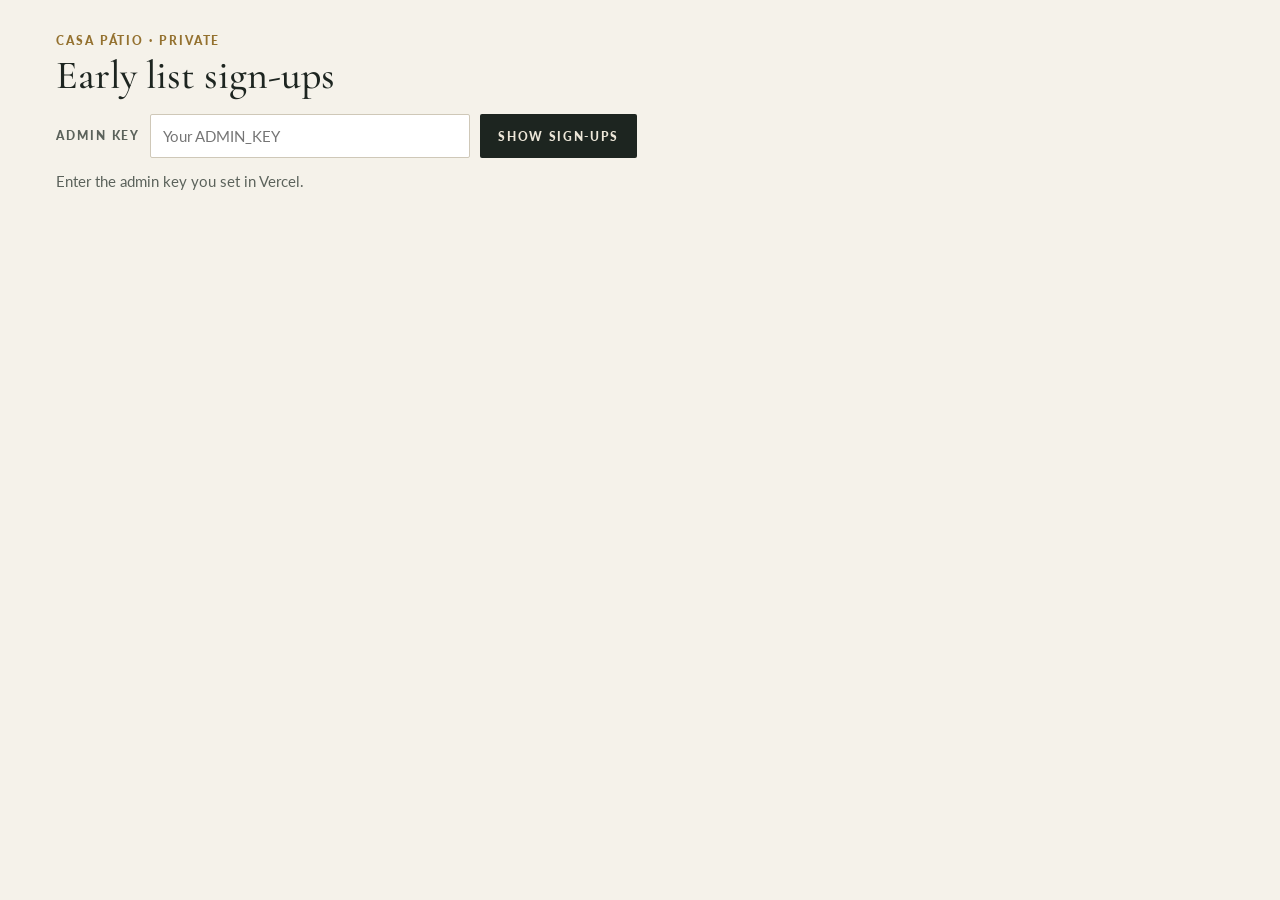
<file: casa01/landing/leads.html>
<!doctype html>
<html lang="en"><head><meta charset="utf-8"><meta name="viewport" content="width=device-width,initial-scale=1">
<meta name="robots" content="noindex,nofollow">
<title>Early List Sign-ups</title>
<link rel="stylesheet" href="https://fonts.googleapis.com/css2?family=Cormorant+Garamond:wght@500&family=Lato:wght@400;700;900&display=swap">
<style>
:root{--paper:#f5f2ea;--card:#fffdf7;--ink:#1d2520;--muted:#5b625b;--line:#dcd6c8;--gold:#94712f;--forest:#1d2520;--on:#ece6d8;--err:#a3361f;color-scheme:light}
*{box-sizing:border-box}
body{margin:0;background:var(--paper);color:var(--ink);font:15px/1.5 Lato,"Helvetica Neue",Arial,sans-serif}
.wrap{max-width:1200px;margin:0 auto;padding:32px max(16px,env(safe-area-inset-right,0px)) 48px max(16px,env(safe-area-inset-left,0px))}
h1{font:500 40px/1.05 "Cormorant Garamond",Georgia,serif;margin:4px 0 18px}
.eyebrow{font-size:12px;font-weight:900;letter-spacing:.16em;text-transform:uppercase;color:var(--gold)}
form{display:flex;flex-wrap:wrap;gap:10px;align-items:center}
input{min-height:44px;padding:8px 12px;border:1px solid #cfc8b8;border-radius:2px;font:15px Lato,sans-serif;min-width:0;width:min(320px,100%)}
button{min-height:44px;padding:0 18px;border:0;border-radius:2px;background:var(--forest);color:var(--on);font:900 12px Lato,sans-serif;letter-spacing:.14em;text-transform:uppercase;cursor:pointer}
button.ghost{background:transparent;color:var(--ink);border:1px solid var(--ink)}
.msg{margin-top:12px;color:var(--muted)}.msg.err{color:var(--err)}
.sum{display:grid;gap:12px;grid-template-columns:repeat(auto-fit,minmax(220px,1fr));margin:24px 0}
.box{background:var(--card);border:1px solid var(--line);padding:16px;min-width:0}
.box h2{font:900 11px Lato,sans-serif;letter-spacing:.14em;text-transform:uppercase;color:var(--muted);margin:0 0 8px}
.big{font:500 44px/1 "Cormorant Garamond",Georgia,serif}
.box ul{list-style:none;margin:0;padding:0;display:grid;gap:4px;font-size:14px}
.box li{display:flex;justify-content:space-between;gap:8px}.box li b{font-variant-numeric:tabular-nums}
.tbl{overflow-x:auto;background:var(--card);border:1px solid var(--line)}
table{border-collapse:collapse;width:100%;font-size:13px;min-width:900px}
th,td{text-align:left;padding:8px 10px;border-bottom:1px solid var(--line);vertical-align:top}
th{font-size:11px;letter-spacing:.1em;text-transform:uppercase;color:var(--muted);background:#f0ece1;position:sticky;top:0}
td.n{max-width:260px;color:var(--muted)}
.empty{padding:28px;text-align:center;color:var(--muted)}
</style></head>
<body><div class="wrap">
<div class="eyebrow">Casa Pátio · private</div>
<h1>Early list sign-ups</h1>
<form id="f"><label for="k" class="eyebrow" style="color:var(--muted)">Admin key</label>
  <input id="k" type="password" autocomplete="current-password" placeholder="Your ADMIN_KEY">
  <button type="submit">Show sign-ups</button>
  <button type="button" class="ghost" id="csv" hidden>Download CSV</button></form>
<p class="msg" id="msg">Enter the admin key you set in Vercel.</p>
<div id="out" hidden>
  <div class="sum" id="sum"></div>
  <div class="tbl"><table><thead><tr><th>When</th><th>Name</th><th>Email / phone</th><th>Fits</th><th>Home</th><th>Budget</th><th>Timing</th><th>Where</th><th>Source</th><th>Headline</th><th>Notes</th></tr></thead>
  <tbody id="rows"></tbody></table></div>
</div>
</div>
<script>
(function(){
  var $ = function(id){ return document.getElementById(id); }, data = [];
  try { $('k').value = sessionStorage.getItem('bmh_admin') || ''; } catch (e) {}
  function esc(s){ var d = document.createElement('div'); d.textContent = s == null ? '' : String(s); return d.innerHTML; }
  function tally(key){ var t = {}; data.forEach(function(r){ var v = r[key] || '(none)'; t[v] = (t[v] || 0) + 1; });
    return Object.keys(t).sort(function(a, b){ return t[b] - t[a]; }).map(function(k){ return '<li><span>' + esc(k) + '</span><b>' + t[k] + '</b></li>'; }).join(''); }
  function render(){
    var owners = data.filter(function(r){ return /own/i.test(r.situation || ''); }).length;
    $('sum').innerHTML =
      '<div class="box"><h2>Total sign-ups</h2><div class="big">' + data.length + '</div></div>' +
      '<div class="box"><h2>Own land or a home</h2><div class="big">' + owners + '</div></div>' +
      '<div class="box"><h2>By ad source</h2><ul>' + tally('utm_source') + '</ul></div>' +
      '<div class="box"><h2>By headline</h2><ul>' + tally('variant') + '</ul></div>' +
      '<div class="box"><h2>What fits them</h2><ul>' + tally('situation') + '</ul></div>' +
      '<div class="box"><h2>Budget</h2><ul>' + tally('budget') + '</ul></div>';
    $('rows').innerHTML = data.length ? data.map(function(r){
      return '<tr><td>' + esc(new Date(r.ts).toLocaleString()) + '</td><td>' + esc(r.name) + '</td><td>' + esc(r.email) + (r.phone ? '<br>' + esc(r.phone) : '') +
        '</td><td>' + esc(r.situation) + '</td><td>' + esc(r.home) + '</td><td>' + esc(r.budget) + '</td><td>' + esc(r.timing) + '</td><td>' + esc(r.location) +
        '</td><td>' + esc([r.utm_source, r.utm_campaign, r.utm_content].filter(Boolean).join(' / ')) + '</td><td>' + esc(r.variant) + '</td><td class="n">' + esc(r.notes) + '</td></tr>';
    }).join('') : '<tr><td colspan="11" class="empty">No sign-ups yet. They appear here as soon as someone joins.</td></tr>';
    $('out').hidden = false; $('csv').hidden = false;
  }
  $('f').addEventListener('submit', function(e){
    e.preventDefault(); var key = $('k').value.trim(); var msg = $('msg'); msg.className = 'msg'; msg.textContent = 'Loading…';
    fetch('/api/leads', { headers: { 'x-admin-key': key } }).then(function(r){ return r.json().then(function(j){ return [r.status, j]; }); })
      .then(function(x){
        if (x[0] === 401) throw new Error('That key is wrong. Check ADMIN_KEY in Vercel.');
        if (x[1].error === 'admin_key_not_set') throw new Error('Set an ADMIN_KEY environment variable in Vercel, then redeploy.');
        if (x[1].error === 'storage_not_configured') throw new Error('Connect Upstash Redis in Vercel (Storage tab), then redeploy.');
        if (x[0] !== 200) throw new Error('Could not load sign-ups (' + (x[1].error || x[0]) + ').');
        try { sessionStorage.setItem('bmh_admin', key); } catch (e) {}
        data = x[1].leads; msg.textContent = 'Updated ' + new Date().toLocaleTimeString() + '.'; render();
      }).catch(function(err){ msg.className = 'msg err'; msg.textContent = err.message; });
  });
  $('csv').addEventListener('click', function(){
    fetch('/api/leads?format=csv', { headers: { 'x-admin-key': $('k').value.trim() } }).then(function(r){ return r.blob(); }).then(function(b){
      var a = document.createElement('a'); a.href = URL.createObjectURL(b); a.download = 'casa-patio-early-list.csv'; document.body.appendChild(a); a.click(); a.remove();
    });
  });
})();
</script>
</body></html>
</file>
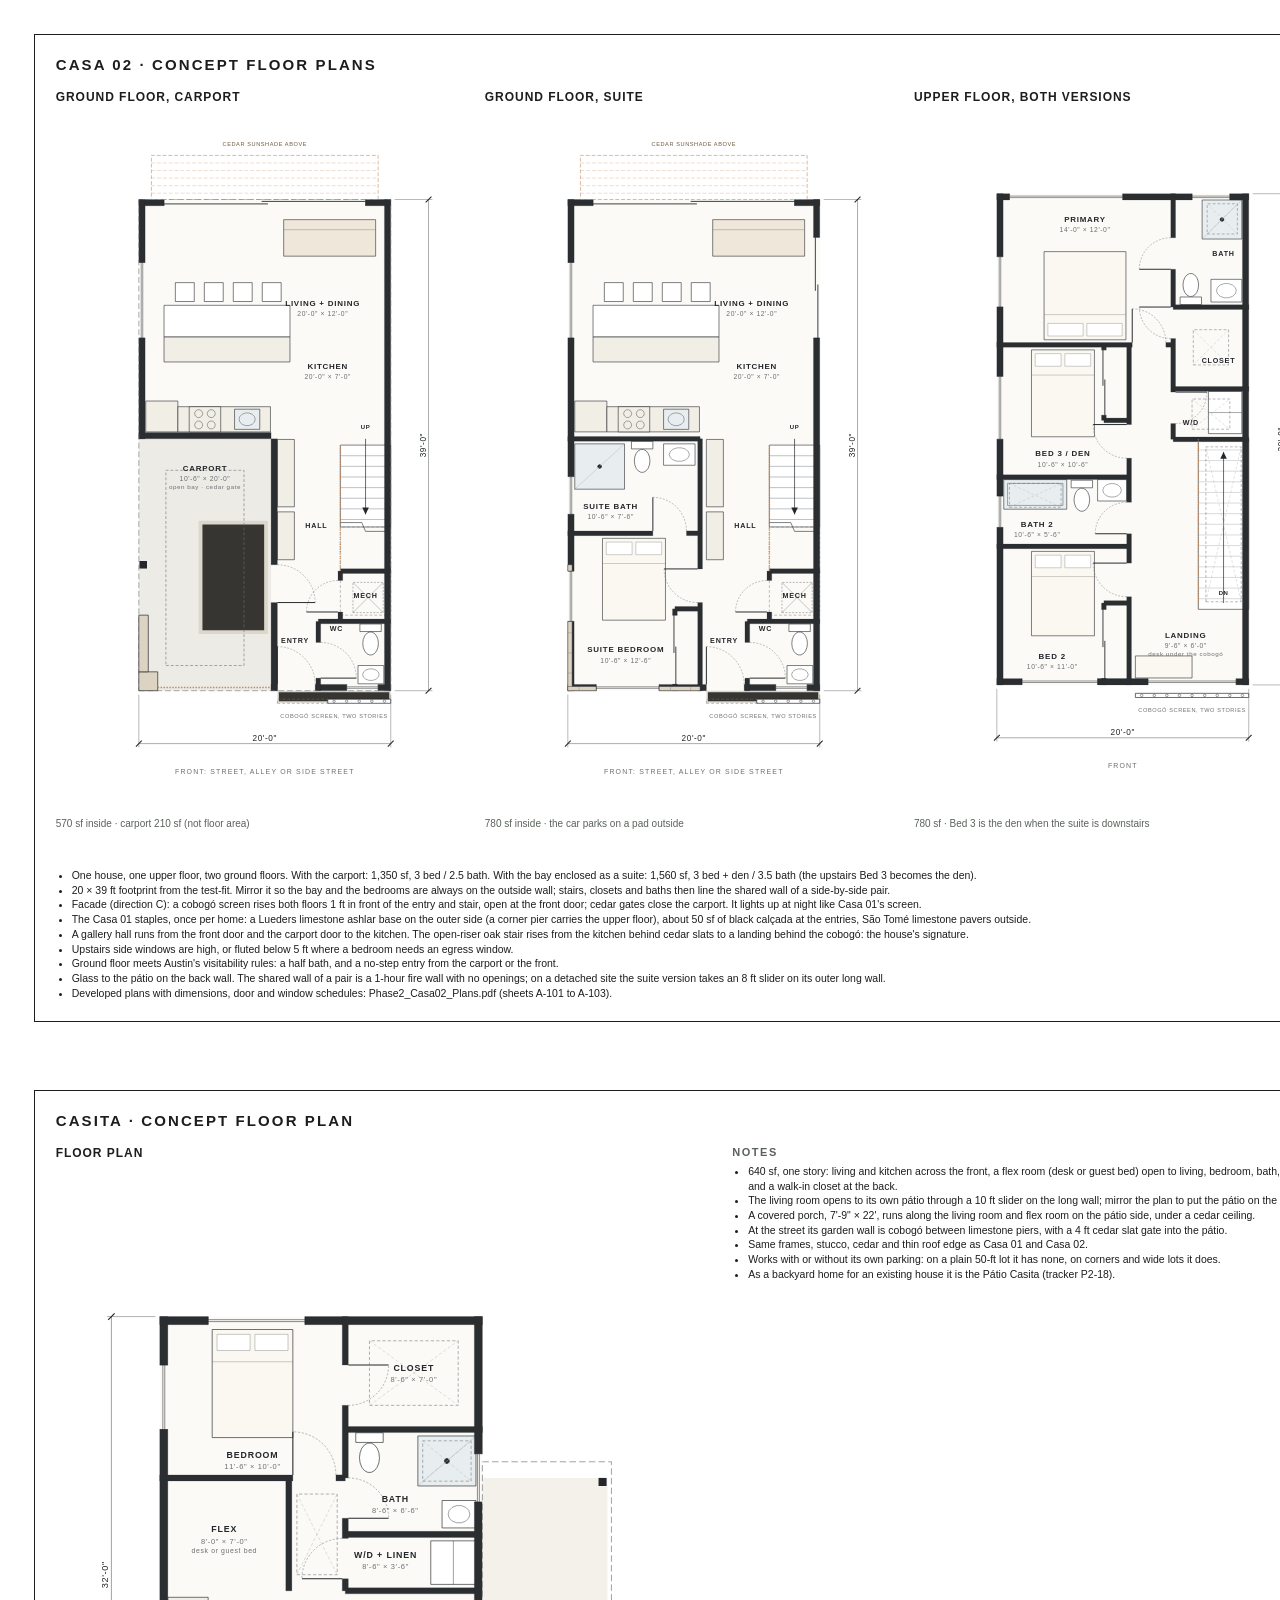
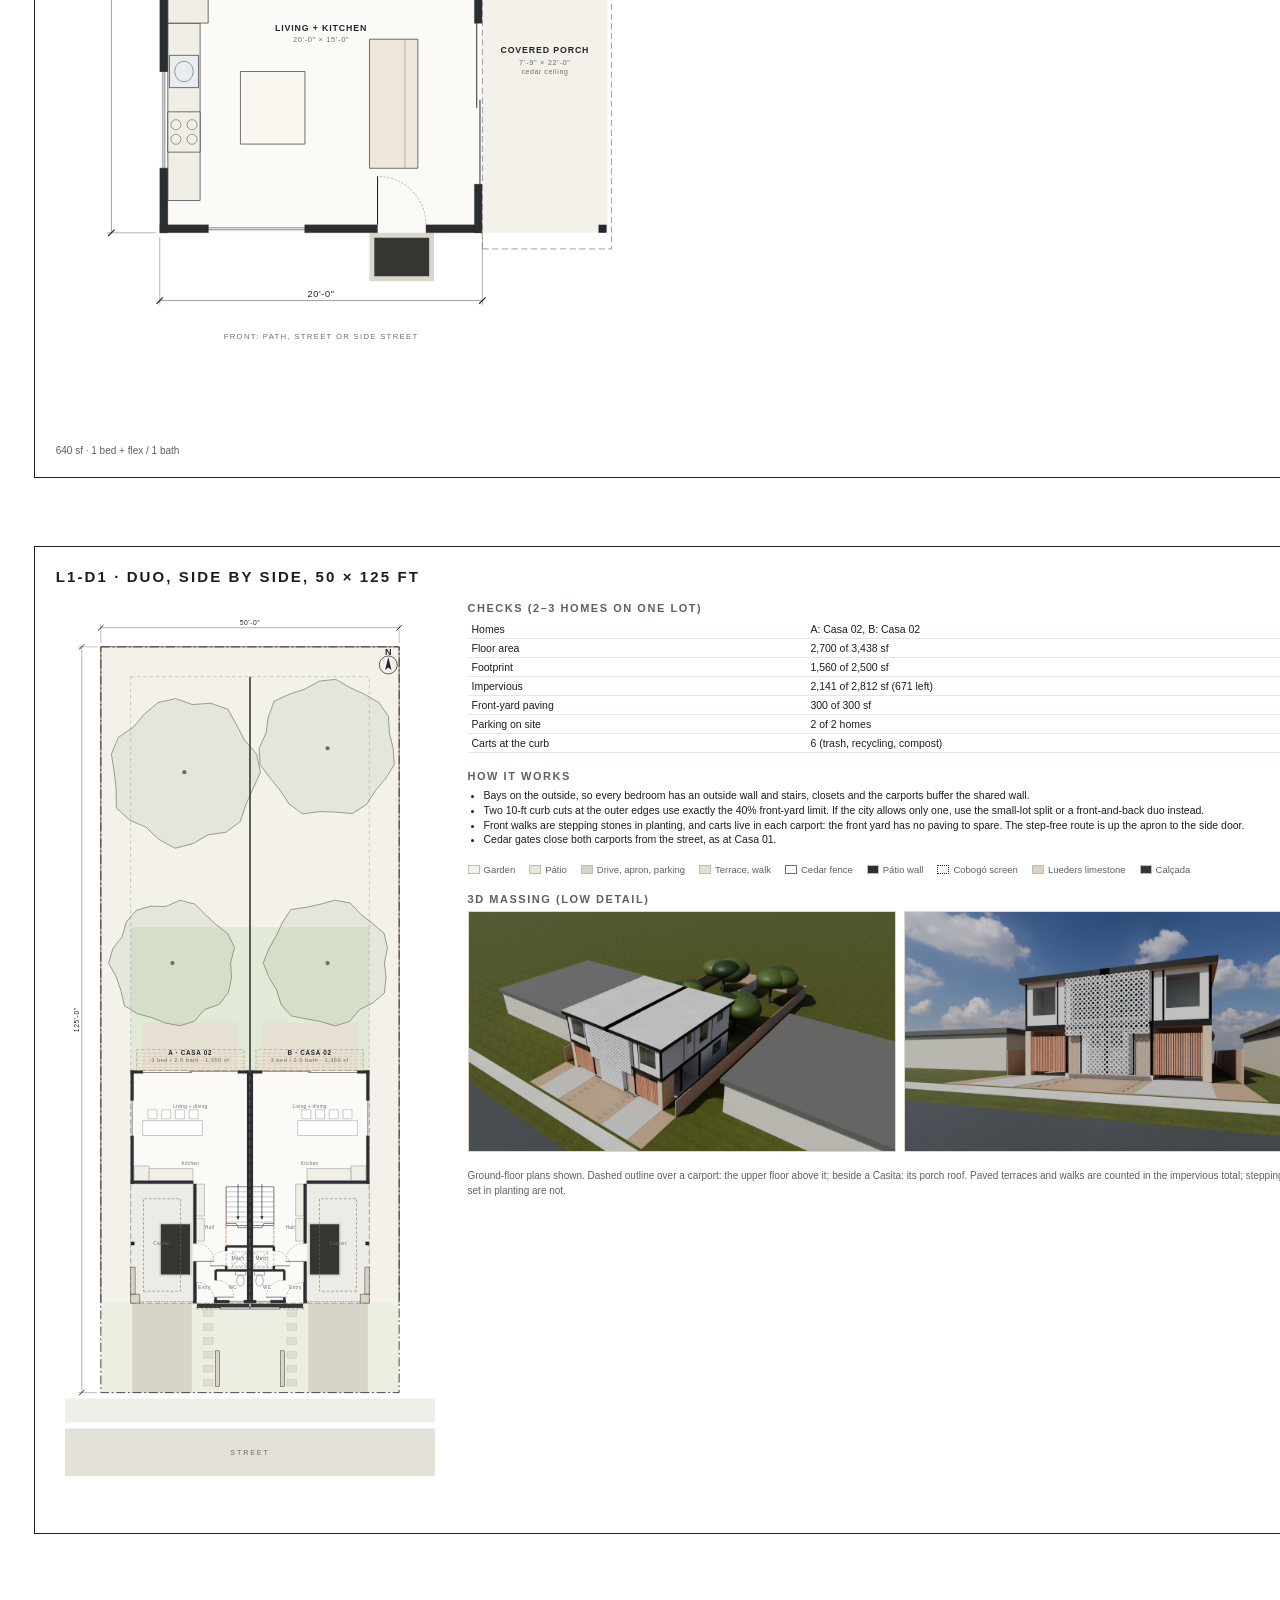
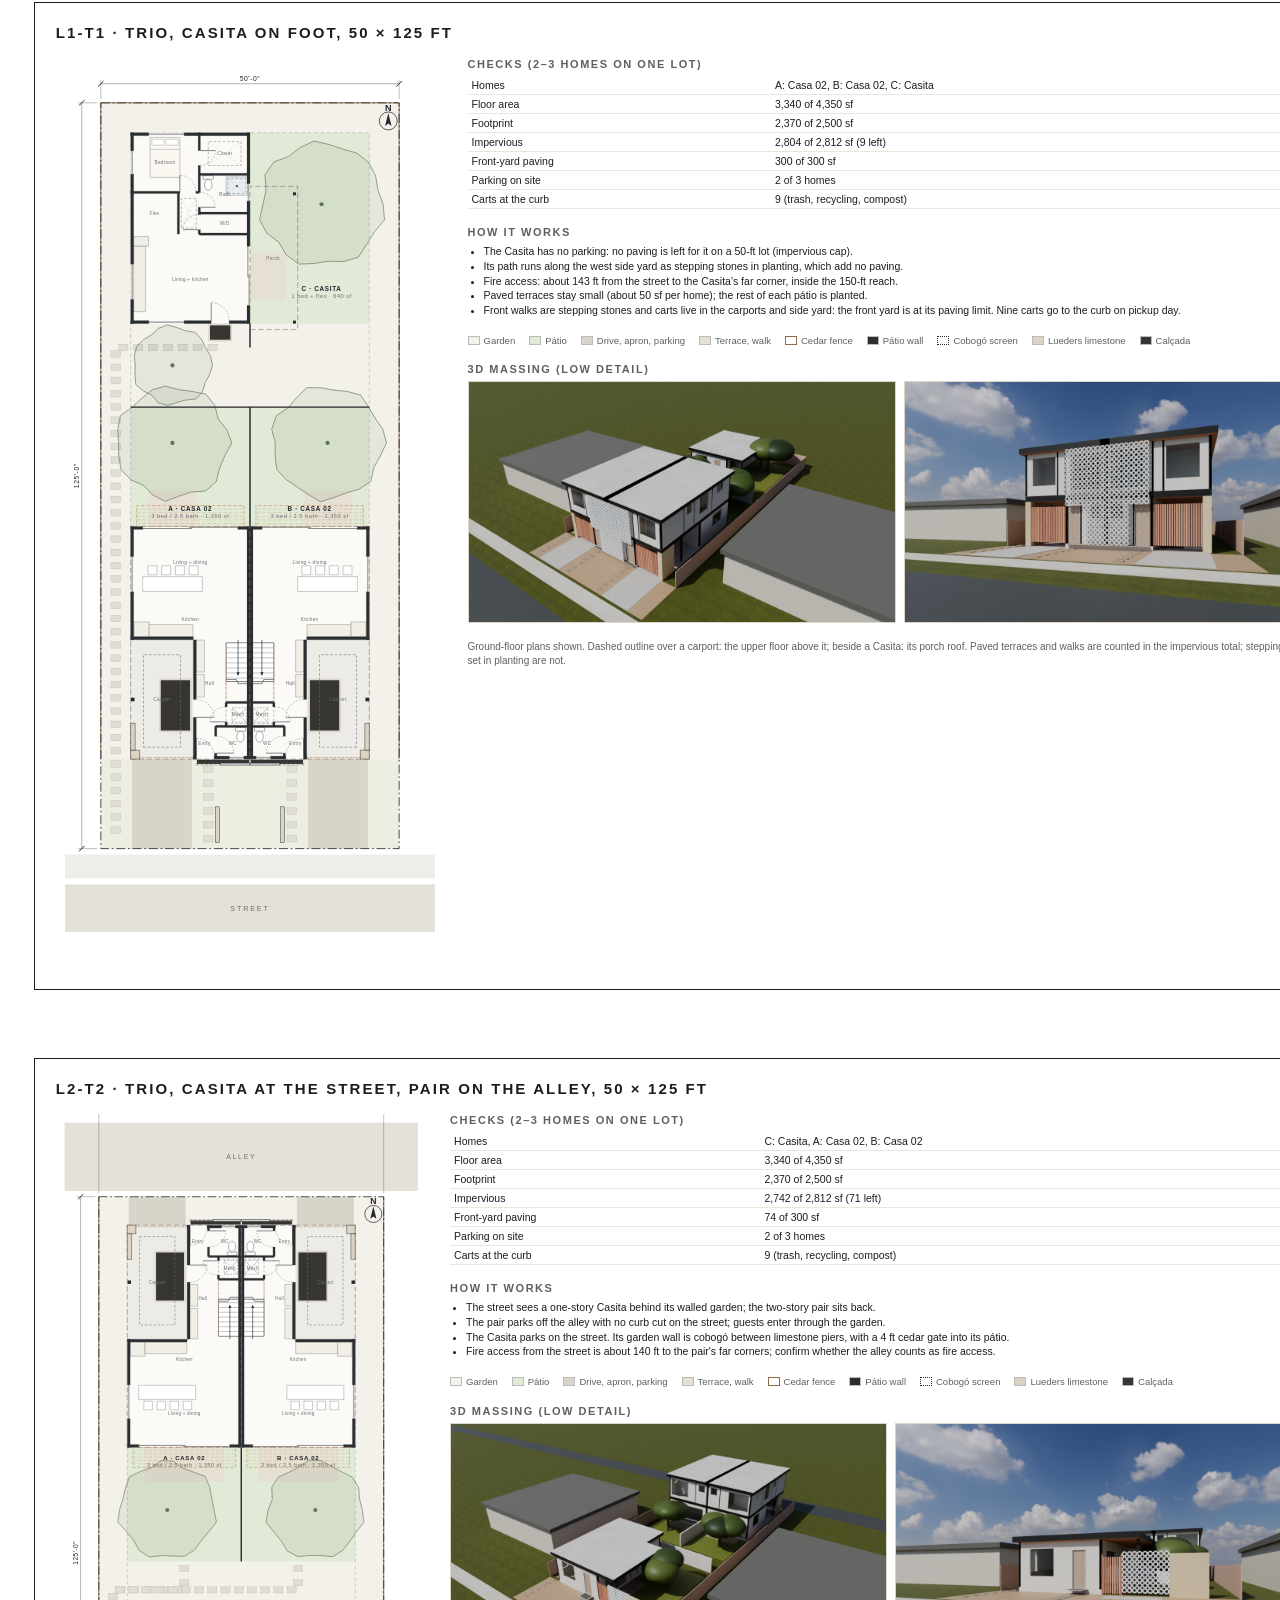
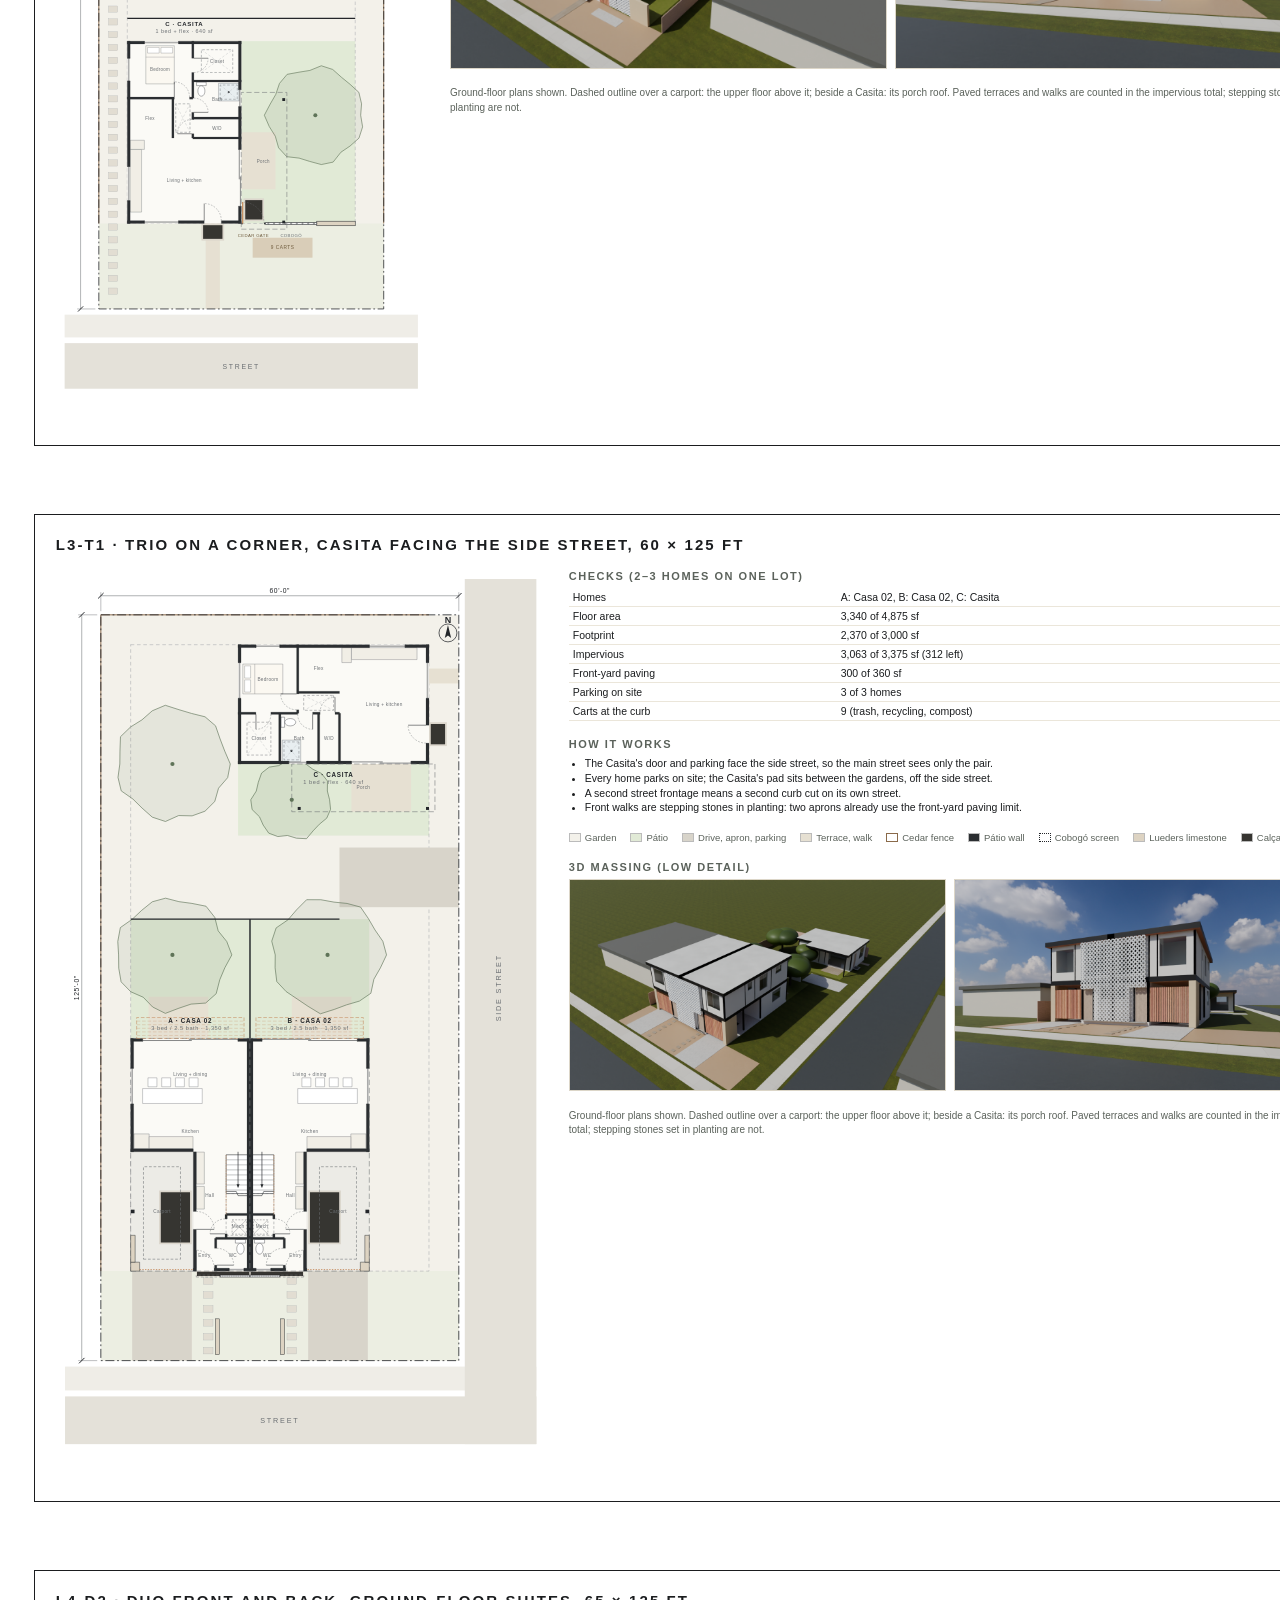
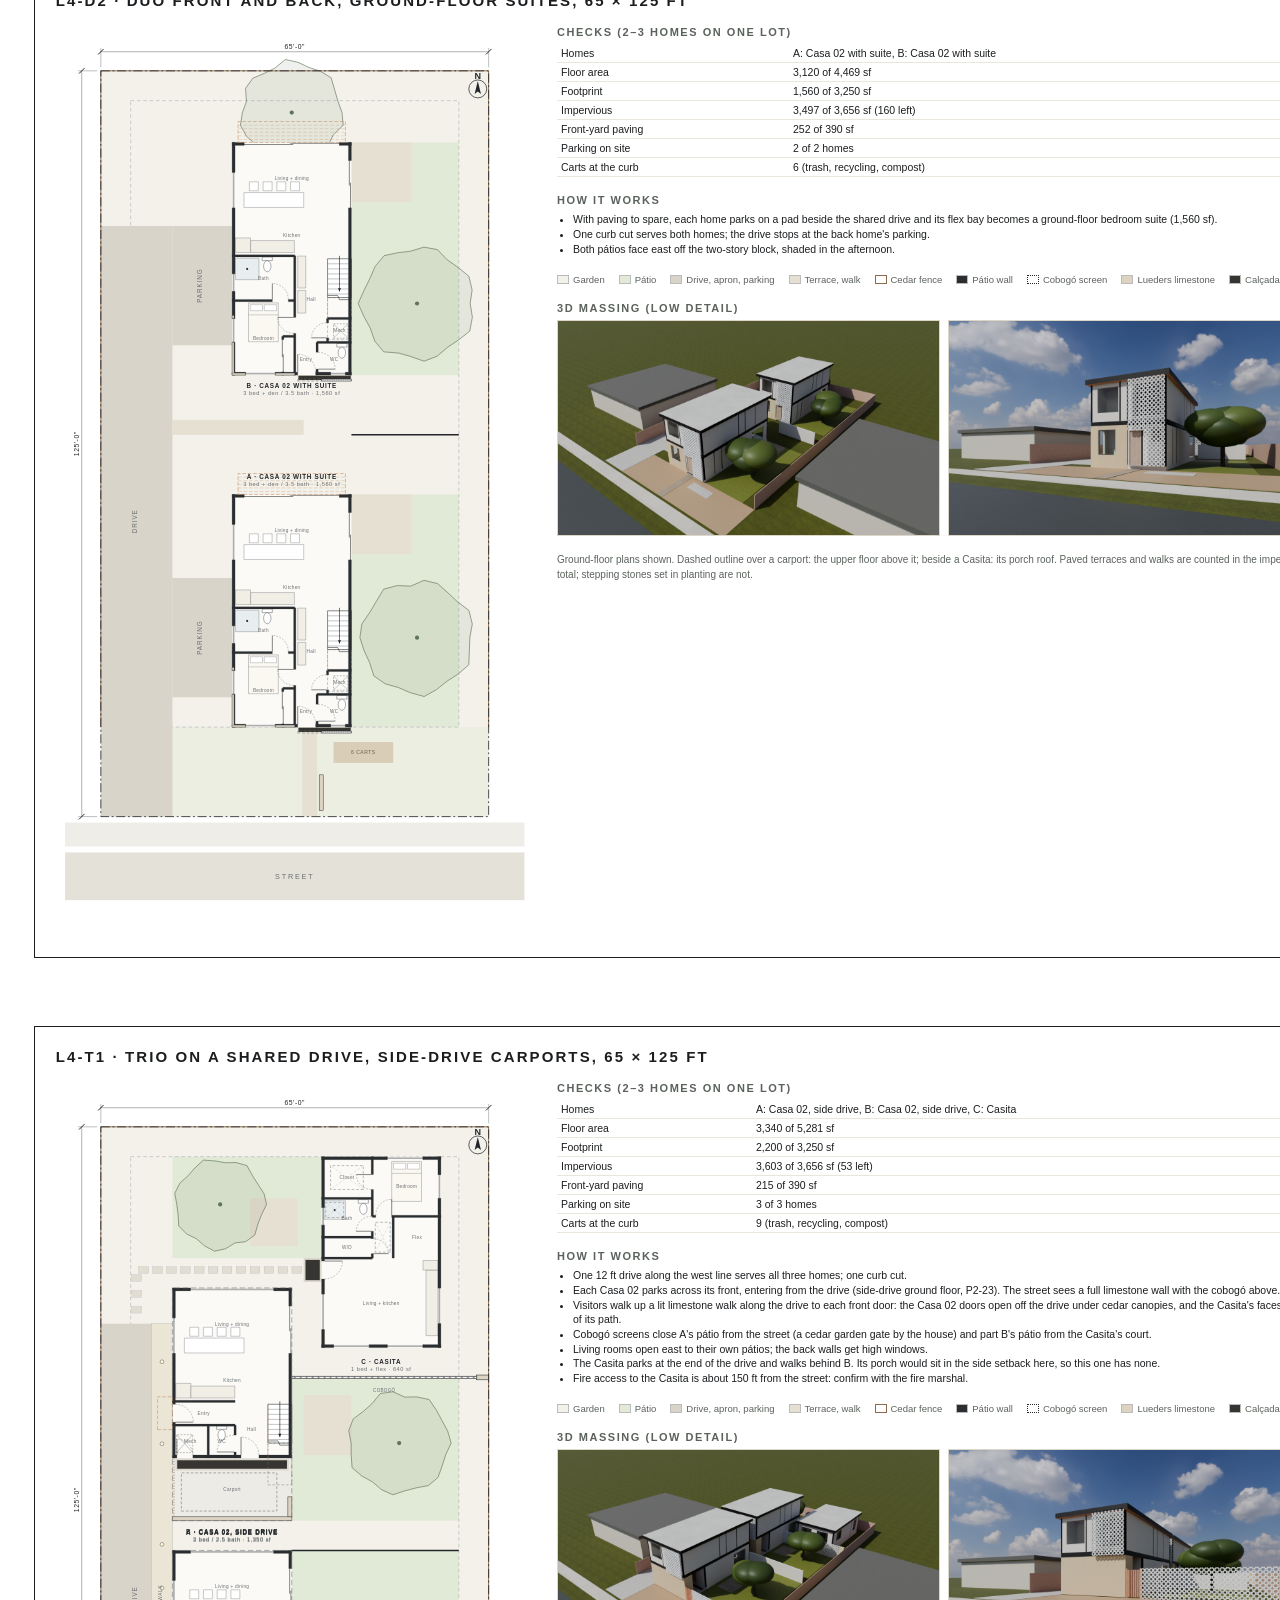
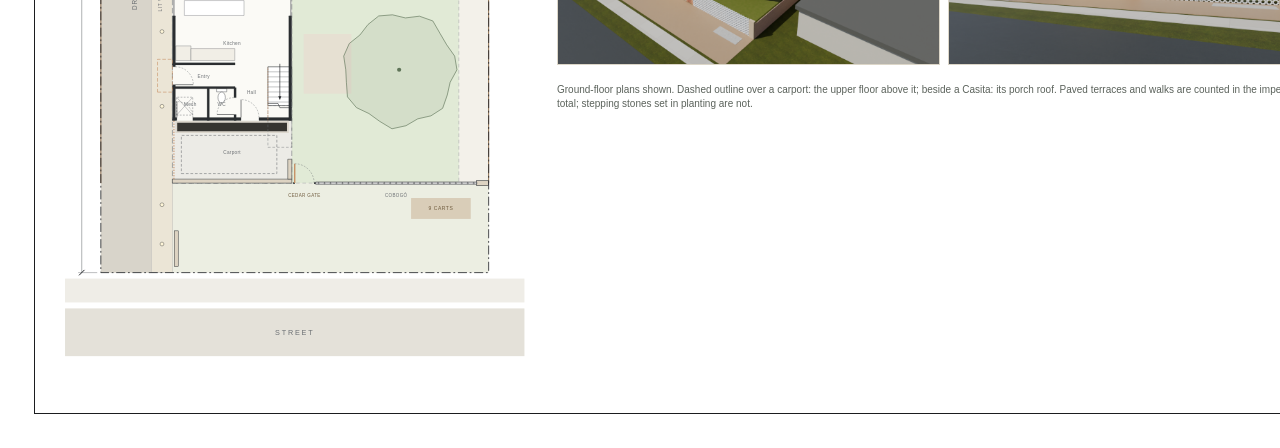
<file: phase2/concepts/out/concepts.html>
<!doctype html><html><head><meta charset="utf-8"><title>Phase 2 concepts</title><style>
@page{size:17in 11in;margin:0}
*{box-sizing:border-box}
body{margin:0;font-family:Lato,"Helvetica Neue",Arial,sans-serif;color:#1b1d1f;-webkit-print-color-adjust:exact;print-color-adjust:exact}
.page{width:17in;height:11in;padding:.35in;display:grid;grid-template-columns:1fr 2.3in;gap:.25in;page-break-after:always;overflow:hidden}
.main{border:1.5px solid #1b1d1f;padding:.22in;display:grid;gap:.18in;min-width:0;min-height:0}
.tb{border:1.5px solid #1b1d1f;display:flex;flex-direction:column}
.tb>div{border-bottom:1px solid #1b1d1f;padding:.14in}
.brand{background:#1d2520;color:#ece6d8;font-weight:900;letter-spacing:.14em;text-transform:uppercase;font-size:13px;line-height:1.2}
.brand small{display:block;color:#d2b47c;font-size:9px;margin-top:4px}
.proj{font-family:"Cormorant Garamond",Georgia,serif;font-size:24px;line-height:1.05}
.proj small{display:block;font-family:Lato,Arial;font-size:9px;letter-spacing:.14em;text-transform:uppercase;margin-top:6px;color:#5b625b}
.grow{flex:1}
.kv{display:grid;gap:2px;font-size:11px}.kv span{font-size:8.5px;letter-spacing:.14em;text-transform:uppercase;color:#5b625b;margin-top:6px}
.sheet{font-size:44px;font-weight:900;letter-spacing:-.01em}
.warn{color:#a3361f;font-size:9px;font-weight:900;letter-spacing:.12em;text-transform:uppercase;border-bottom:0!important}
h1{margin:0;font-size:15px;letter-spacing:.14em;text-transform:uppercase}
h2{margin:0 0 6px;font-size:11px;letter-spacing:.14em;text-transform:uppercase;color:#5b625b}
.cols{display:grid;grid-template-columns:1.55fr 1fr;gap:.25in;min-height:0}
.plan{min-height:0;display:flex;align-items:center;justify-content:center}
.plan svg{max-height:100%}
ol.chg{margin:0;padding-left:0;list-style:none;counter-reset:c;display:grid;gap:5px;font-size:10.2px;line-height:1.33}
ol.chg li{counter-increment:c;padding-left:24px;position:relative}
ol.chg li::before{content:counter(c);position:absolute;left:0;top:0;color:#c0392b;font-weight:900;border:1.6px solid #c0392b;
  width:16px;height:14px;font-size:9px;display:grid;place-items:center;clip-path:polygon(50% 0,100% 100%,0 100%);padding-top:3px}
ol.chg b{display:block;font-size:11px}
ul{margin:0;padding-left:16px;font-size:10.5px;line-height:1.4}
table{border-collapse:collapse;width:100%;font-size:10.5px}
td,th{border-bottom:1px solid #dcd6c8;padding:4px 6px;text-align:left;vertical-align:top}
th{font-size:8.5px;letter-spacing:.12em;text-transform:uppercase;color:#5b625b}
td.n{text-align:right;font-variant-numeric:tabular-nums}
.two{display:grid;grid-template-columns:1fr 1fr;gap:.25in;min-height:0}
.cap{font-size:10px;letter-spacing:.14em;text-transform:uppercase;font-weight:900;margin-top:4px}
.box{border:1px solid #dcd6c8;padding:.12in;font-size:10.5px;line-height:1.4}
.box b{display:block;margin-bottom:2px}
.rec{border:2px solid #1d2520;background:#f5f2ea}
.sign{display:grid;grid-template-columns:1fr 1fr 1fr;gap:.2in;font-size:11px}
.sign div{border-top:1px solid #1b1d1f;padding-top:4px}
.chk{display:flex;gap:.3in;font-size:12px}.chk span::before{content:"";display:inline-block;width:12px;height:12px;border:1.5px solid #1b1d1f;margin-right:6px;vertical-align:-2px}
.elev{display:grid;grid-template-rows:1fr auto;min-height:0}

.trip{display:grid;grid-template-columns:repeat(3,1fr);gap:.12in;min-height:0;height:7.7in}
.pp{display:grid;grid-template-rows:auto 1fr auto;min-height:0;gap:4px}
.pp .s{min-height:0;display:flex;align-items:center;justify-content:center}
.pp .s svg{height:100%;width:100%}
.pp h3,.sp h3{margin:0;font-size:12px;letter-spacing:.08em;text-transform:uppercase}
.pp small{font-size:10px;color:#5b625b}
.sp{display:grid;grid-template-columns:auto 1fr;gap:.25in;min-height:0}
.sp .s{height:9.2in;display:flex;align-items:flex-start}
.sp .s svg{height:100%;width:auto}
.kv2{font-size:10.5px;border-collapse:collapse;width:100%}
.kv2 td{border-bottom:1px solid #ebe6da;padding:3px 4px}
.kv2 td.x{color:#a3361f;font-weight:700}
.lead{font-size:12px;line-height:1.45;margin:0}
.leg{display:flex;gap:14px;flex-wrap:wrap;font-size:9.5px;color:#5b625b}
.leg i{display:inline-block;width:12px;height:9px;margin-right:4px;vertical-align:-1px;border:1px solid #bbb}
</style></head><body><section class="page"><div class="main" style="grid-template-rows:auto 1fr auto"><h1>Casa 02 · concept floor plans</h1><div class="trip"><div class="pp"><h3>Ground floor, carport</h3><div class="s"><svg xmlns="http://www.w3.org/2000/svg" viewBox="0 0 431 698" preserveAspectRatio="xMidYMid meet"><defs></defs><rect width="100%" height="100%" fill="#ffffff"/><polygon points="222.00,586.00 345.50,586.00 345.50,79.00 85.50,79.00 85.50,326.00 222.00,326.00" fill="#fbfaf6" stroke="none" stroke-width="1.0" /><polygon points="85.50,586.00 222.00,586.00 222.00,326.00 85.50,326.00" fill="#ecebe6" stroke="none" stroke-width="1.0" /><polygon points="147.25,527.50 218.75,527.50 218.75,410.50 147.25,410.50" fill="#dcd7cd" stroke="none" stroke-width="1.0" /><polygon points="151.15,523.60 214.85,523.60 214.85,414.40 151.15,414.40" fill="#363531" stroke="none" stroke-width="1.0" /><polygon points="228.50,598.35 345.50,598.35 345.50,586.00 228.50,586.00" fill="#dcd7cd" stroke="none" stroke-width="1.0" /><polygon points="230.06,596.79 343.94,596.79 343.94,587.56 230.06,587.56" fill="#363531" stroke="none" stroke-width="1.0" /><polygon points="92.65,318.85 125.80,318.85 125.80,287.00 92.65,287.00" fill="#f1eee6" stroke="#23262a" stroke-width="0.6" /><polygon points="125.80,318.85 221.35,318.85 221.35,292.85 125.80,292.85" fill="#f1eee6" stroke="#23262a" stroke-width="0.6" /><polygon points="137.50,318.85 170.00,318.85 170.00,292.85 137.50,292.85" fill="#f1eee6" stroke="#23262a" stroke-width="0.6" /><polygon points="151.41,311.70 150.62,309.25 148.54,307.74 145.96,307.74 143.88,309.25 143.09,311.70 143.88,314.15 145.96,315.66 148.54,315.66 150.62,314.15" fill="none" stroke="#23262a" stroke-width="0.4" /><polygon points="151.41,300.00 150.62,297.55 148.54,296.04 145.96,296.04 143.88,297.55 143.09,300.00 143.88,302.45 145.96,303.96 148.54,303.96 150.62,302.45" fill="none" stroke="#23262a" stroke-width="0.4" /><polygon points="164.41,311.70 163.62,309.25 161.54,307.74 158.96,307.74 156.88,309.25 156.09,311.70 156.88,314.15 158.96,315.66 161.54,315.66 163.62,314.15" fill="none" stroke="#23262a" stroke-width="0.4" /><polygon points="164.41,300.00 163.62,297.55 161.54,296.04 158.96,296.04 156.88,297.55 156.09,300.00 156.88,302.45 158.96,303.96 161.54,303.96 163.62,302.45" fill="none" stroke="#23262a" stroke-width="0.4" /><polygon points="184.30,316.25 210.30,316.25 210.30,295.45 184.30,295.45" fill="#e8eef0" stroke="#23262a" stroke-width="0.6" /><polygon points="205.62,305.85 204.80,302.96 202.49,300.65 199.15,299.36 195.45,299.36 192.11,300.65 189.80,302.96 188.98,305.85 189.80,308.74 192.11,311.05 195.45,312.34 199.15,312.34 202.49,311.05 204.80,308.74" fill="none" stroke="#23262a" stroke-width="0.4" /><polygon points="111.50,246.70 241.50,246.70 241.50,220.70 111.50,220.70" fill="#f1eee6" stroke="#23262a" stroke-width="0.6" /><polygon points="111.50,220.70 241.50,220.70 241.50,188.20 111.50,188.20" fill="#fff" stroke="#23262a" stroke-width="0.6" /><polygon points="123.20,184.30 142.70,184.30 142.70,164.80 123.20,164.80" fill="#fff" stroke="#23262a" stroke-width="0.6" /><polygon points="153.10,184.30 172.60,184.30 172.60,164.80 153.10,164.80" fill="#fff" stroke="#23262a" stroke-width="0.6" /><polygon points="183.00,184.30 202.50,184.30 202.50,164.80 183.00,164.80" fill="#fff" stroke="#23262a" stroke-width="0.6" /><polygon points="212.90,184.30 232.40,184.30 232.40,164.80 212.90,164.80" fill="#fff" stroke="#23262a" stroke-width="0.6" /><polygon points="235.00,137.50 329.90,137.50 329.90,99.80 235.00,99.80" fill="#efe8da" stroke="#23262a" stroke-width="0.6" /><line x1="235.00" y1="110.20" x2="329.90" y2="110.20" stroke="#6b6f73" stroke-width="0.4" /><polygon points="313.65,524.90 335.75,524.90 335.75,517.10 313.65,517.10" fill="#fff" stroke="#23262a" stroke-width="0.6" /><polygon points="332.76,537.25 332.27,533.16 330.87,529.56 328.73,526.89 326.10,525.47 323.30,525.47 320.67,526.89 318.53,529.56 317.13,533.16 316.64,537.25 317.13,541.34 318.53,544.94 320.67,547.61 323.30,549.03 326.10,549.03 328.73,547.61 330.87,544.94 332.27,541.34" fill="#fff" stroke="#23262a" stroke-width="0.6" /><polygon points="311.70,578.85 338.35,578.85 338.35,560.00 311.70,560.00" fill="#fff" stroke="#23262a" stroke-width="0.6" /><polygon points="333.55,569.43 332.71,566.81 330.34,564.71 326.92,563.54 323.13,563.54 319.71,564.71 317.34,566.81 316.50,569.43 317.34,572.04 319.71,574.14 323.13,575.31 326.92,575.31 330.34,574.14 332.71,572.04" fill="none" stroke="#23262a" stroke-width="0.4" /><polygon points="228.50,450.80 246.05,450.80 246.05,401.40 228.50,401.40" fill="#f1eee6" stroke="#23262a" stroke-width="0.6" /><polygon points="228.50,396.20 246.05,396.20 246.05,326.65 228.50,326.65" fill="#f1eee6" stroke="#23262a" stroke-width="0.6" /><polygon points="306.50,505.40 337.70,505.40 337.70,474.20 306.50,474.20" fill="none" stroke="#6b6f73" stroke-width="0.5" stroke-dasharray="2 1.5"/><line x1="306.50" y1="505.40" x2="337.70" y2="474.20" stroke="#6b6f73" stroke-width="0.4" /><line x1="306.50" y1="474.20" x2="337.70" y2="505.40" stroke="#6b6f73" stroke-width="0.4" /><polygon points="113.45,560.00 194.05,560.00 194.05,358.50 113.45,358.50" fill="none" stroke="#6b6f73" stroke-width="0.6" stroke-dasharray="3 2"/><polygon points="293.50,417.00 345.50,417.00 345.50,332.50 293.50,332.50" fill="#ffffff" stroke="#23262a" stroke-width="0.6" /><line x1="293.50" y1="343.47" x2="345.50" y2="343.47" stroke="#6b6f73" stroke-width="0.45" /><line x1="293.50" y1="354.44" x2="345.50" y2="354.44" stroke="#6b6f73" stroke-width="0.45" /><line x1="293.50" y1="365.41" x2="345.50" y2="365.41" stroke="#6b6f73" stroke-width="0.45" /><line x1="293.50" y1="376.38" x2="345.50" y2="376.38" stroke="#6b6f73" stroke-width="0.45" /><line x1="293.50" y1="387.34" x2="345.50" y2="387.34" stroke="#6b6f73" stroke-width="0.45" /><line x1="293.50" y1="398.31" x2="345.50" y2="398.31" stroke="#6b6f73" stroke-width="0.45" /><line x1="293.50" y1="409.28" x2="345.50" y2="409.28" stroke="#6b6f73" stroke-width="0.45" /><polyline points="293.50,412.45 315.60,412.45 319.50,421.55 345.50,421.55" fill="none" stroke="#23262a" stroke-width="0.6" /><polygon points="293.50,508.00 345.50,508.00 345.50,417.00 293.50,417.00" fill="none" stroke="#6b6f73" stroke-width="0.45" stroke-dasharray="3 2"/><line x1="319.50" y1="326.00" x2="319.50" y2="404.00" stroke="#23262a" stroke-width="0.7" /><polygon points="319.50,404.00 322.89,396.98 316.11,396.98" fill="#23262a" stroke="none" stroke-width="1.0" /><text x="319.50" y="314.30" font-family="Lato, 'Helvetica Neue', Arial, sans-serif" font-size="6.2" text-anchor="middle" fill="#23262a" font-weight="700" letter-spacing="0.6" dy="2">UP</text><polygon points="222.00,586.00 228.50,586.00 228.50,579.50 222.00,579.50" fill="#2b2e31" stroke="#2b2e31" stroke-width="0.2" /><polygon points="267.50,586.00 300.00,586.00 300.00,579.50 267.50,579.50" fill="#2b2e31" stroke="#2b2e31" stroke-width="0.2" /><polygon points="332.50,586.00 345.50,586.00 345.50,579.50 332.50,579.50" fill="#2b2e31" stroke="#2b2e31" stroke-width="0.2" /><line x1="228.50" y1="579.50" x2="228.50" y2="540.50" stroke="#23262a" stroke-width="1.0" /><path d="M 267.50,579.50 A 39.00 39.00 0 0 0 228.50,540.50" fill="none" stroke="#6b6f73" stroke-width="0.45" stroke-dasharray="2 1.5"/><line x1="300.00" y1="586.00" x2="300.00" y2="579.50" stroke="#23262a" stroke-width="0.6" /><line x1="332.50" y1="586.00" x2="332.50" y2="579.50" stroke="#23262a" stroke-width="0.6" /><line x1="300.00" y1="583.53" x2="332.50" y2="583.53" stroke="#23262a" stroke-width="0.5" /><line x1="300.00" y1="581.97" x2="332.50" y2="581.97" stroke="#23262a" stroke-width="0.5" /><polygon points="345.50,586.00 345.50,79.00 339.00,79.00 339.00,586.00" fill="#2b2e31" stroke="#2b2e31" stroke-width="0.2" /><polygon points="345.50,79.00 319.50,79.00 319.50,85.50 345.50,85.50" fill="#2b2e31" stroke="#2b2e31" stroke-width="0.2" /><polygon points="111.50,79.00 85.50,79.00 85.50,85.50 111.50,85.50" fill="#2b2e31" stroke="#2b2e31" stroke-width="0.2" /><line x1="319.50" y1="79.00" x2="319.50" y2="85.50" stroke="#23262a" stroke-width="0.6" /><line x1="111.50" y1="79.00" x2="111.50" y2="85.50" stroke="#23262a" stroke-width="0.6" /><line x1="319.50" y1="80.95" x2="212.25" y2="80.95" stroke="#23262a" stroke-width="0.9" /><line x1="218.75" y1="83.55" x2="111.50" y2="83.55" stroke="#23262a" stroke-width="0.9" /><polygon points="85.50,79.00 85.50,144.00 92.00,144.00 92.00,79.00" fill="#2b2e31" stroke="#2b2e31" stroke-width="0.2" /><polygon points="85.50,222.00 85.50,326.00 92.00,326.00 92.00,222.00" fill="#2b2e31" stroke="#2b2e31" stroke-width="0.2" /><line x1="85.50" y1="144.00" x2="92.00" y2="144.00" stroke="#23262a" stroke-width="0.6" /><line x1="85.50" y1="222.00" x2="92.00" y2="222.00" stroke="#23262a" stroke-width="0.6" /><line x1="87.97" y1="144.00" x2="87.97" y2="222.00" stroke="#23262a" stroke-width="0.5" /><line x1="89.53" y1="144.00" x2="89.53" y2="222.00" stroke="#23262a" stroke-width="0.5" /><polygon points="85.50,326.00 222.00,326.00 222.00,319.50 85.50,319.50" fill="#2b2e31" stroke="#2b2e31" stroke-width="0.2" /><polygon points="222.00,326.00 222.00,456.00 228.50,456.00 228.50,326.00" fill="#2b2e31" stroke="#2b2e31" stroke-width="0.2" /><polygon points="222.00,495.00 222.00,586.00 228.50,586.00 228.50,495.00" fill="#2b2e31" stroke="#2b2e31" stroke-width="0.2" /><line x1="228.50" y1="495.00" x2="267.50" y2="495.00" stroke="#23262a" stroke-width="1.0" /><path d="M 228.50,456.00 A 39.00 39.00 0 0 1 267.50,495.00" fill="none" stroke="#6b6f73" stroke-width="0.45" stroke-dasharray="2 1.5"/><polygon points="273.19,586.00 273.19,573.00 268.31,573.00 268.31,586.00" fill="#2b2e31" stroke="#2b2e31" stroke-width="0.2" /><polygon points="273.19,536.21 273.19,514.50 268.31,514.50 268.31,536.21" fill="#2b2e31" stroke="#2b2e31" stroke-width="0.2" /><line x1="273.19" y1="573.00" x2="309.98" y2="573.00" stroke="#23262a" stroke-width="1.0" /><path d="M 273.19,536.21 A 36.79 36.79 0 0 1 309.98,573.00" fill="none" stroke="#6b6f73" stroke-width="0.45" stroke-dasharray="2 1.5"/><polygon points="270.75,516.94 345.50,516.94 345.50,512.06 270.75,512.06" fill="#2b2e31" stroke="#2b2e31" stroke-width="0.2" /><polygon points="295.94,514.50 295.94,504.75 291.06,504.75 291.06,514.50" fill="#2b2e31" stroke="#2b2e31" stroke-width="0.2" /><polygon points="295.94,472.25 295.94,462.50 291.06,462.50 291.06,472.25" fill="#2b2e31" stroke="#2b2e31" stroke-width="0.2" /><line x1="291.06" y1="504.75" x2="258.56" y2="504.75" stroke="#23262a" stroke-width="1.0" /><path d="M 291.06,472.25 A 32.50 32.50 0 0 0 258.56,504.75" fill="none" stroke="#6b6f73" stroke-width="0.45" stroke-dasharray="2 1.5"/><polygon points="293.50,464.94 345.50,464.94 345.50,460.06 293.50,460.06" fill="#2b2e31" stroke="#2b2e31" stroke-width="0.2" /><polygon points="85.50,586.00 345.50,586.00 345.50,79.00 85.50,79.00" fill="none" stroke="#6b6f73" stroke-width="0.6" stroke-dasharray="6 3"/><polygon points="85.50,586.00 105.00,586.00 105.00,566.50 85.50,566.50" fill="#ddd3c2" stroke="#23262a" stroke-width="0.7" /><polygon points="85.50,566.50 95.25,566.50 95.25,508.00 85.50,508.00" fill="#ddd3c2" stroke="#23262a" stroke-width="0.7" /><polygon points="86.15,459.90 93.95,459.90 93.95,452.10 86.15,452.10" fill="#23262a" stroke="none" stroke-width="1.0" /><line x1="105.00" y1="582.75" x2="222.00" y2="582.75" stroke="#c4885a" stroke-width="1.6" stroke-dasharray="1.5 1.5"/><line x1="293.50" y1="462.50" x2="293.50" y2="332.50" stroke="#c4885a" stroke-width="1.5" stroke-dasharray="0.8 1"/><polygon points="280.50,599.00 345.50,599.00 345.50,594.71 280.50,594.71" fill="#ffffff" stroke="#23262a" stroke-width="0.7" /><circle cx="287.00" cy="596.86" r="1.30" fill="none" stroke="#23262a" stroke-width="0.45" /><circle cx="300.00" cy="596.86" r="1.30" fill="none" stroke="#23262a" stroke-width="0.45" /><circle cx="313.00" cy="596.86" r="1.30" fill="none" stroke="#23262a" stroke-width="0.45" /><circle cx="326.00" cy="596.86" r="1.30" fill="none" stroke="#23262a" stroke-width="0.45" /><circle cx="339.00" cy="596.86" r="1.30" fill="none" stroke="#23262a" stroke-width="0.45" /><polygon points="228.50,599.00 280.50,599.00 280.50,594.71 228.50,594.71" fill="none" stroke="#6b6f73" stroke-width="0.5" stroke-dasharray="3 2"/><text x="287.00" y="612.00" font-family="Lato, 'Helvetica Neue', Arial, sans-serif" font-size="5.8" text-anchor="middle" fill="#6b6f73" font-weight="400" letter-spacing="0.6" dy="2">COBOGÓ SCREEN, TWO STORIES</text><polygon points="98.50,79.00 332.50,79.00 332.50,33.50 98.50,33.50" fill="none" stroke="#c4885a" stroke-width="0.6" stroke-dasharray="4 2"/><line x1="98.50" y1="72.50" x2="332.50" y2="72.50" stroke="#c4885a" stroke-width="0.3" stroke-dasharray="4 2"/><line x1="98.50" y1="64.70" x2="332.50" y2="64.70" stroke="#c4885a" stroke-width="0.3" stroke-dasharray="4 2"/><line x1="98.50" y1="56.90" x2="332.50" y2="56.90" stroke="#c4885a" stroke-width="0.3" stroke-dasharray="4 2"/><line x1="98.50" y1="49.10" x2="332.50" y2="49.10" stroke="#c4885a" stroke-width="0.3" stroke-dasharray="4 2"/><line x1="98.50" y1="41.30" x2="332.50" y2="41.30" stroke="#c4885a" stroke-width="0.3" stroke-dasharray="4 2"/><text x="215.50" y="21.80" font-family="Lato, 'Helvetica Neue', Arial, sans-serif" font-size="5.8" text-anchor="middle" fill="#6e5a3c" font-weight="400" letter-spacing="0.6" dy="2">CEDAR SUNSHADE ABOVE</text><text x="246.70" y="539.20" font-family="Lato, 'Helvetica Neue', Arial, sans-serif" font-size="7.38" text-anchor="middle" fill="#23262a" font-weight="700" letter-spacing="0.8" dy="-2">ENTRY</text><text x="289.60" y="526.20" font-family="Lato, 'Helvetica Neue', Arial, sans-serif" font-size="7.38" text-anchor="middle" fill="#23262a" font-weight="700" letter-spacing="0.8" dy="-2">WC</text><text x="268.80" y="419.60" font-family="Lato, 'Helvetica Neue', Arial, sans-serif" font-size="7.38" text-anchor="middle" fill="#23262a" font-weight="700" letter-spacing="0.8" dy="-2">HALL</text><text x="319.50" y="492.40" font-family="Lato, 'Helvetica Neue', Arial, sans-serif" font-size="7.38" text-anchor="middle" fill="#23262a" font-weight="700" letter-spacing="0.8" dy="-2">MECH</text><text x="280.50" y="255.80" font-family="Lato, 'Helvetica Neue', Arial, sans-serif" font-size="8.2" text-anchor="middle" fill="#23262a" font-weight="700" letter-spacing="0.8" dy="-2">KITCHEN</text><text x="280.50" y="255.80" font-family="Lato, 'Helvetica Neue', Arial, sans-serif" font-size="6.969999999999999" text-anchor="middle" fill="#6b6f73" font-weight="400" letter-spacing="0.6" dy="8.6">20'-0" × 7'-0"</text><text x="275.30" y="190.80" font-family="Lato, 'Helvetica Neue', Arial, sans-serif" font-size="8.2" text-anchor="middle" fill="#23262a" font-weight="700" letter-spacing="0.8" dy="-2">LIVING + DINING</text><text x="275.30" y="190.80" font-family="Lato, 'Helvetica Neue', Arial, sans-serif" font-size="6.969999999999999" text-anchor="middle" fill="#6b6f73" font-weight="400" letter-spacing="0.6" dy="8.6">20'-0" × 12'-0"</text><text x="153.75" y="361.10" font-family="Lato, 'Helvetica Neue', Arial, sans-serif" font-size="8.2" text-anchor="middle" fill="#23262a" font-weight="700" letter-spacing="0.8" dy="-2">CARPORT</text><text x="153.75" y="361.10" font-family="Lato, 'Helvetica Neue', Arial, sans-serif" font-size="6.969999999999999" text-anchor="middle" fill="#6b6f73" font-weight="400" letter-spacing="0.6" dy="8.6">10'-6" × 20'-0"</text><text x="153.75" y="361.10" font-family="Lato, 'Helvetica Neue', Arial, sans-serif" font-size="6.396" text-anchor="middle" fill="#6b6f73" font-weight="400" letter-spacing="0.6" dy="17.2">open bay · cedar gate</text><line x1="85.50" y1="640.60" x2="345.50" y2="640.60" stroke="#6b6f73" stroke-width="0.6" /><line x1="85.50" y1="590.00" x2="85.50" y2="644.60" stroke="#6b6f73" stroke-width="0.5"/><line x1="82.50" y1="643.60" x2="88.50" y2="637.60" stroke="#23262a" stroke-width="1.1"/><line x1="345.50" y1="590.00" x2="345.50" y2="644.60" stroke="#6b6f73" stroke-width="0.5"/><line x1="342.50" y1="643.60" x2="348.50" y2="637.60" stroke="#23262a" stroke-width="1.1"/><text x="215.50" y="640.60" font-family="Lato, 'Helvetica Neue', Arial, sans-serif" font-size="8.5" text-anchor="middle" fill="#23262a" font-weight="400" letter-spacing="0.6" dy="-3">20'-0"</text><line x1="384.50" y1="586.00" x2="384.50" y2="79.00" stroke="#6b6f73" stroke-width="0.6" /><line x1="349.50" y1="586.00" x2="388.50" y2="586.00" stroke="#6b6f73" stroke-width="0.5"/><line x1="381.50" y1="589.00" x2="387.50" y2="583.00" stroke="#23262a" stroke-width="1.1"/><line x1="349.50" y1="79.00" x2="388.50" y2="79.00" stroke="#6b6f73" stroke-width="0.5"/><line x1="381.50" y1="82.00" x2="387.50" y2="76.00" stroke="#23262a" stroke-width="1.1"/><text x="384.50" y="332.50" font-family="Lato, 'Helvetica Neue', Arial, sans-serif" font-size="8.5" text-anchor="middle" fill="#23262a" letter-spacing="0.6" transform="rotate(-90 384.50 332.50)" dy="-3">39'-0"</text><text x="215.50" y="671.80" font-family="Lato, 'Helvetica Neue', Arial, sans-serif" font-size="7.2" text-anchor="middle" fill="#6b6f73" font-weight="400" letter-spacing="1.2" >FRONT: STREET, ALLEY OR SIDE STREET</text></svg></div><small>570 sf inside · carport 210 sf (not floor area)</small></div><div class="pp"><h3>Ground floor, suite</h3><div class="s"><svg xmlns="http://www.w3.org/2000/svg" viewBox="0 0 431 698" preserveAspectRatio="xMidYMid meet"><defs></defs><rect width="100%" height="100%" fill="#ffffff"/><polygon points="85.50,586.00 345.50,586.00 345.50,79.00 85.50,79.00" fill="#fbfaf6" stroke="none" stroke-width="1.0" /><polygon points="228.50,598.35 345.50,598.35 345.50,586.00 228.50,586.00" fill="#dcd7cd" stroke="none" stroke-width="1.0" /><polygon points="230.06,596.79 343.94,596.79 343.94,587.56 230.06,587.56" fill="#363531" stroke="none" stroke-width="1.0" /><polygon points="92.65,318.85 125.80,318.85 125.80,287.00 92.65,287.00" fill="#f1eee6" stroke="#23262a" stroke-width="0.6" /><polygon points="125.80,318.85 221.35,318.85 221.35,292.85 125.80,292.85" fill="#f1eee6" stroke="#23262a" stroke-width="0.6" /><polygon points="137.50,318.85 170.00,318.85 170.00,292.85 137.50,292.85" fill="#f1eee6" stroke="#23262a" stroke-width="0.6" /><polygon points="151.41,311.70 150.62,309.25 148.54,307.74 145.96,307.74 143.88,309.25 143.09,311.70 143.88,314.15 145.96,315.66 148.54,315.66 150.62,314.15" fill="none" stroke="#23262a" stroke-width="0.4" /><polygon points="151.41,300.00 150.62,297.55 148.54,296.04 145.96,296.04 143.88,297.55 143.09,300.00 143.88,302.45 145.96,303.96 148.54,303.96 150.62,302.45" fill="none" stroke="#23262a" stroke-width="0.4" /><polygon points="164.41,311.70 163.62,309.25 161.54,307.74 158.96,307.74 156.88,309.25 156.09,311.70 156.88,314.15 158.96,315.66 161.54,315.66 163.62,314.15" fill="none" stroke="#23262a" stroke-width="0.4" /><polygon points="164.41,300.00 163.62,297.55 161.54,296.04 158.96,296.04 156.88,297.55 156.09,300.00 156.88,302.45 158.96,303.96 161.54,303.96 163.62,302.45" fill="none" stroke="#23262a" stroke-width="0.4" /><polygon points="184.30,316.25 210.30,316.25 210.30,295.45 184.30,295.45" fill="#e8eef0" stroke="#23262a" stroke-width="0.6" /><polygon points="205.62,305.85 204.80,302.96 202.49,300.65 199.15,299.36 195.45,299.36 192.11,300.65 189.80,302.96 188.98,305.85 189.80,308.74 192.11,311.05 195.45,312.34 199.15,312.34 202.49,311.05 204.80,308.74" fill="none" stroke="#23262a" stroke-width="0.4" /><polygon points="111.50,246.70 241.50,246.70 241.50,220.70 111.50,220.70" fill="#f1eee6" stroke="#23262a" stroke-width="0.6" /><polygon points="111.50,220.70 241.50,220.70 241.50,188.20 111.50,188.20" fill="#fff" stroke="#23262a" stroke-width="0.6" /><polygon points="123.20,184.30 142.70,184.30 142.70,164.80 123.20,164.80" fill="#fff" stroke="#23262a" stroke-width="0.6" /><polygon points="153.10,184.30 172.60,184.30 172.60,164.80 153.10,164.80" fill="#fff" stroke="#23262a" stroke-width="0.6" /><polygon points="183.00,184.30 202.50,184.30 202.50,164.80 183.00,164.80" fill="#fff" stroke="#23262a" stroke-width="0.6" /><polygon points="212.90,184.30 232.40,184.30 232.40,164.80 212.90,164.80" fill="#fff" stroke="#23262a" stroke-width="0.6" /><polygon points="235.00,137.50 329.90,137.50 329.90,99.80 235.00,99.80" fill="#efe8da" stroke="#23262a" stroke-width="0.6" /><line x1="235.00" y1="110.20" x2="329.90" y2="110.20" stroke="#6b6f73" stroke-width="0.4" /><polygon points="313.65,524.90 335.75,524.90 335.75,517.10 313.65,517.10" fill="#fff" stroke="#23262a" stroke-width="0.6" /><polygon points="332.76,537.25 332.27,533.16 330.87,529.56 328.73,526.89 326.10,525.47 323.30,525.47 320.67,526.89 318.53,529.56 317.13,533.16 316.64,537.25 317.13,541.34 318.53,544.94 320.67,547.61 323.30,549.03 326.10,549.03 328.73,547.61 330.87,544.94 332.27,541.34" fill="#fff" stroke="#23262a" stroke-width="0.6" /><polygon points="311.70,578.85 338.35,578.85 338.35,560.00 311.70,560.00" fill="#fff" stroke="#23262a" stroke-width="0.6" /><polygon points="333.55,569.43 332.71,566.81 330.34,564.71 326.92,563.54 323.13,563.54 319.71,564.71 317.34,566.81 316.50,569.43 317.34,572.04 319.71,574.14 323.13,575.31 326.92,575.31 330.34,574.14 332.71,572.04" fill="none" stroke="#23262a" stroke-width="0.4" /><polygon points="228.50,450.80 246.05,450.80 246.05,401.40 228.50,401.40" fill="#f1eee6" stroke="#23262a" stroke-width="0.6" /><polygon points="228.50,396.20 246.05,396.20 246.05,326.65 228.50,326.65" fill="#f1eee6" stroke="#23262a" stroke-width="0.6" /><polygon points="306.50,505.40 337.70,505.40 337.70,474.20 306.50,474.20" fill="none" stroke="#6b6f73" stroke-width="0.5" stroke-dasharray="2 1.5"/><line x1="306.50" y1="505.40" x2="337.70" y2="474.20" stroke="#6b6f73" stroke-width="0.4" /><line x1="306.50" y1="474.20" x2="337.70" y2="505.40" stroke="#6b6f73" stroke-width="0.4" /><polygon points="121.25,513.20 186.25,513.20 186.25,428.70 121.25,428.70" fill="#fbf8f1" stroke="#23262a" stroke-width="0.6" /><polygon points="125.15,445.60 151.80,445.60 151.80,432.60 125.15,432.60" fill="#fff" stroke="#6b6f73" stroke-width="0.35" /><polygon points="155.70,445.60 182.35,445.60 182.35,432.60 155.70,432.60" fill="#fff" stroke="#6b6f73" stroke-width="0.35" /><line x1="121.25" y1="454.70" x2="186.25" y2="454.70" stroke="#6b6f73" stroke-width="0.35" /><polygon points="92.65,378.00 144.00,378.00 144.00,331.20 92.65,331.20" fill="#e8eef0" stroke="#23262a" stroke-width="0.6" /><polygon points="120.67,354.60 119.98,352.95 118.33,352.26 116.67,352.95 115.98,354.60 116.67,356.25 118.33,356.94 119.98,356.25" fill="#23262a" stroke="none" stroke-width="1.0" /><line x1="92.65" y1="378.00" x2="144.00" y2="331.20" stroke="#a7aaad" stroke-width="0.4" /><polygon points="151.15,336.40 173.25,336.40 173.25,328.60 151.15,328.60" fill="#fff" stroke="#23262a" stroke-width="0.6" /><polygon points="170.26,348.75 169.77,344.66 168.37,341.06 166.23,338.39 163.60,336.97 160.80,336.97 158.17,338.39 156.03,341.06 154.63,344.66 154.14,348.75 154.63,352.84 156.03,356.44 158.17,359.11 160.80,360.53 163.60,360.53 166.23,359.11 168.37,356.44 169.77,352.84" fill="#fff" stroke="#23262a" stroke-width="0.6" /><polygon points="184.30,353.30 216.80,353.30 216.80,331.20 184.30,331.20" fill="#fff" stroke="#23262a" stroke-width="0.6" /><polygon points="210.95,342.25 209.92,339.18 207.03,336.72 202.86,335.36 198.24,335.36 194.07,336.72 191.18,339.18 190.15,342.25 191.18,345.32 194.07,347.78 198.24,349.14 202.86,349.14 207.03,347.78 209.92,345.32" fill="none" stroke="#23262a" stroke-width="0.4" /><polygon points="293.50,417.00 345.50,417.00 345.50,332.50 293.50,332.50" fill="#ffffff" stroke="#23262a" stroke-width="0.6" /><line x1="293.50" y1="343.47" x2="345.50" y2="343.47" stroke="#6b6f73" stroke-width="0.45" /><line x1="293.50" y1="354.44" x2="345.50" y2="354.44" stroke="#6b6f73" stroke-width="0.45" /><line x1="293.50" y1="365.41" x2="345.50" y2="365.41" stroke="#6b6f73" stroke-width="0.45" /><line x1="293.50" y1="376.38" x2="345.50" y2="376.38" stroke="#6b6f73" stroke-width="0.45" /><line x1="293.50" y1="387.34" x2="345.50" y2="387.34" stroke="#6b6f73" stroke-width="0.45" /><line x1="293.50" y1="398.31" x2="345.50" y2="398.31" stroke="#6b6f73" stroke-width="0.45" /><line x1="293.50" y1="409.28" x2="345.50" y2="409.28" stroke="#6b6f73" stroke-width="0.45" /><polyline points="293.50,412.45 315.60,412.45 319.50,421.55 345.50,421.55" fill="none" stroke="#23262a" stroke-width="0.6" /><polygon points="293.50,508.00 345.50,508.00 345.50,417.00 293.50,417.00" fill="none" stroke="#6b6f73" stroke-width="0.45" stroke-dasharray="3 2"/><line x1="319.50" y1="326.00" x2="319.50" y2="404.00" stroke="#23262a" stroke-width="0.7" /><polygon points="319.50,404.00 322.89,396.98 316.11,396.98" fill="#23262a" stroke="none" stroke-width="1.0" /><text x="319.50" y="314.30" font-family="Lato, 'Helvetica Neue', Arial, sans-serif" font-size="6.2" text-anchor="middle" fill="#23262a" font-weight="700" letter-spacing="0.6" dy="2">UP</text><polygon points="85.50,586.00 114.75,586.00 114.75,579.50 85.50,579.50" fill="#2b2e31" stroke="#2b2e31" stroke-width="0.2" /><polygon points="179.75,586.00 228.50,586.00 228.50,579.50 179.75,579.50" fill="#2b2e31" stroke="#2b2e31" stroke-width="0.2" /><polygon points="267.50,586.00 300.00,586.00 300.00,579.50 267.50,579.50" fill="#2b2e31" stroke="#2b2e31" stroke-width="0.2" /><polygon points="332.50,586.00 345.50,586.00 345.50,579.50 332.50,579.50" fill="#2b2e31" stroke="#2b2e31" stroke-width="0.2" /><line x1="114.75" y1="586.00" x2="114.75" y2="579.50" stroke="#23262a" stroke-width="0.6" /><line x1="179.75" y1="586.00" x2="179.75" y2="579.50" stroke="#23262a" stroke-width="0.6" /><line x1="114.75" y1="583.53" x2="179.75" y2="583.53" stroke="#23262a" stroke-width="0.5" /><line x1="114.75" y1="581.97" x2="179.75" y2="581.97" stroke="#23262a" stroke-width="0.5" /><line x1="228.50" y1="579.50" x2="228.50" y2="540.50" stroke="#23262a" stroke-width="1.0" /><path d="M 267.50,579.50 A 39.00 39.00 0 0 0 228.50,540.50" fill="none" stroke="#6b6f73" stroke-width="0.45" stroke-dasharray="2 1.5"/><line x1="300.00" y1="586.00" x2="300.00" y2="579.50" stroke="#23262a" stroke-width="0.6" /><line x1="332.50" y1="586.00" x2="332.50" y2="579.50" stroke="#23262a" stroke-width="0.6" /><line x1="300.00" y1="583.53" x2="332.50" y2="583.53" stroke="#23262a" stroke-width="0.5" /><line x1="300.00" y1="581.97" x2="332.50" y2="581.97" stroke="#23262a" stroke-width="0.5" /><polygon points="345.50,586.00 345.50,222.00 339.00,222.00 339.00,586.00" fill="#2b2e31" stroke="#2b2e31" stroke-width="0.2" /><polygon points="345.50,118.00 345.50,79.00 339.00,79.00 339.00,118.00" fill="#2b2e31" stroke="#2b2e31" stroke-width="0.2" /><line x1="345.50" y1="222.00" x2="339.00" y2="222.00" stroke="#23262a" stroke-width="0.6" /><line x1="345.50" y1="118.00" x2="339.00" y2="118.00" stroke="#23262a" stroke-width="0.6" /><line x1="343.55" y1="222.00" x2="343.55" y2="166.75" stroke="#23262a" stroke-width="0.9" /><line x1="340.95" y1="173.25" x2="340.95" y2="118.00" stroke="#23262a" stroke-width="0.9" /><polygon points="345.50,79.00 319.50,79.00 319.50,85.50 345.50,85.50" fill="#2b2e31" stroke="#2b2e31" stroke-width="0.2" /><polygon points="111.50,79.00 85.50,79.00 85.50,85.50 111.50,85.50" fill="#2b2e31" stroke="#2b2e31" stroke-width="0.2" /><line x1="319.50" y1="79.00" x2="319.50" y2="85.50" stroke="#23262a" stroke-width="0.6" /><line x1="111.50" y1="79.00" x2="111.50" y2="85.50" stroke="#23262a" stroke-width="0.6" /><line x1="319.50" y1="80.95" x2="212.25" y2="80.95" stroke="#23262a" stroke-width="0.9" /><line x1="218.75" y1="83.55" x2="111.50" y2="83.55" stroke="#23262a" stroke-width="0.9" /><polygon points="85.50,79.00 85.50,144.00 92.00,144.00 92.00,79.00" fill="#2b2e31" stroke="#2b2e31" stroke-width="0.2" /><polygon points="85.50,222.00 85.50,365.00 92.00,365.00 92.00,222.00" fill="#2b2e31" stroke="#2b2e31" stroke-width="0.2" /><polygon points="85.50,404.00 85.50,462.50 92.00,462.50 92.00,404.00" fill="#2b2e31" stroke="#2b2e31" stroke-width="0.2" /><polygon points="85.50,514.50 85.50,586.00 92.00,586.00 92.00,514.50" fill="#2b2e31" stroke="#2b2e31" stroke-width="0.2" /><line x1="85.50" y1="144.00" x2="92.00" y2="144.00" stroke="#23262a" stroke-width="0.6" /><line x1="85.50" y1="222.00" x2="92.00" y2="222.00" stroke="#23262a" stroke-width="0.6" /><line x1="87.97" y1="144.00" x2="87.97" y2="222.00" stroke="#23262a" stroke-width="0.5" /><line x1="89.53" y1="144.00" x2="89.53" y2="222.00" stroke="#23262a" stroke-width="0.5" /><line x1="85.50" y1="365.00" x2="92.00" y2="365.00" stroke="#23262a" stroke-width="0.6" /><line x1="85.50" y1="404.00" x2="92.00" y2="404.00" stroke="#23262a" stroke-width="0.6" /><line x1="87.97" y1="365.00" x2="87.97" y2="404.00" stroke="#23262a" stroke-width="0.5" /><line x1="89.53" y1="365.00" x2="89.53" y2="404.00" stroke="#23262a" stroke-width="0.5" /><line x1="85.50" y1="462.50" x2="92.00" y2="462.50" stroke="#23262a" stroke-width="0.6" /><line x1="85.50" y1="514.50" x2="92.00" y2="514.50" stroke="#23262a" stroke-width="0.6" /><line x1="87.97" y1="462.50" x2="87.97" y2="514.50" stroke="#23262a" stroke-width="0.5" /><line x1="89.53" y1="462.50" x2="89.53" y2="514.50" stroke="#23262a" stroke-width="0.5" /><polygon points="273.19,586.00 273.19,573.00 268.31,573.00 268.31,586.00" fill="#2b2e31" stroke="#2b2e31" stroke-width="0.2" /><polygon points="273.19,536.21 273.19,514.50 268.31,514.50 268.31,536.21" fill="#2b2e31" stroke="#2b2e31" stroke-width="0.2" /><line x1="273.19" y1="573.00" x2="309.98" y2="573.00" stroke="#23262a" stroke-width="1.0" /><path d="M 273.19,536.21 A 36.79 36.79 0 0 1 309.98,573.00" fill="none" stroke="#6b6f73" stroke-width="0.45" stroke-dasharray="2 1.5"/><polygon points="270.75,516.94 345.50,516.94 345.50,512.06 270.75,512.06" fill="#2b2e31" stroke="#2b2e31" stroke-width="0.2" /><polygon points="295.94,514.50 295.94,504.75 291.06,504.75 291.06,514.50" fill="#2b2e31" stroke="#2b2e31" stroke-width="0.2" /><polygon points="295.94,472.25 295.94,462.50 291.06,462.50 291.06,472.25" fill="#2b2e31" stroke="#2b2e31" stroke-width="0.2" /><line x1="291.06" y1="504.75" x2="258.56" y2="504.75" stroke="#23262a" stroke-width="1.0" /><path d="M 291.06,472.25 A 32.50 32.50 0 0 0 258.56,504.75" fill="none" stroke="#6b6f73" stroke-width="0.45" stroke-dasharray="2 1.5"/><polygon points="293.50,464.94 345.50,464.94 345.50,460.06 293.50,460.06" fill="#2b2e31" stroke="#2b2e31" stroke-width="0.2" /><polygon points="219.56,326.00 219.56,460.29 224.44,460.29 224.44,326.00" fill="#2b2e31" stroke="#2b2e31" stroke-width="0.2" /><polygon points="219.56,495.00 219.56,586.00 224.44,586.00 224.44,495.00" fill="#2b2e31" stroke="#2b2e31" stroke-width="0.2" /><line x1="219.56" y1="460.29" x2="184.85" y2="460.29" stroke="#23262a" stroke-width="1.0" /><path d="M 219.56,495.00 A 34.71 34.71 0 0 1 184.85,460.29" fill="none" stroke="#6b6f73" stroke-width="0.45" stroke-dasharray="2 1.5"/><polygon points="85.50,425.94 173.25,425.94 173.25,421.06 85.50,421.06" fill="#2b2e31" stroke="#2b2e31" stroke-width="0.2" /><polygon points="207.96,425.94 222.00,425.94 222.00,421.06 207.96,421.06" fill="#2b2e31" stroke="#2b2e31" stroke-width="0.2" /><line x1="173.25" y1="421.06" x2="173.25" y2="386.35" stroke="#23262a" stroke-width="1.0" /><path d="M 207.96,421.06 A 34.71 34.71 0 0 0 173.25,386.35" fill="none" stroke="#6b6f73" stroke-width="0.45" stroke-dasharray="2 1.5"/><polygon points="85.50,328.44 222.00,328.44 222.00,323.56 85.50,323.56" fill="#2b2e31" stroke="#2b2e31" stroke-width="0.2" /><polygon points="198.44,586.00 198.44,579.50 193.56,579.50 193.56,586.00" fill="#2b2e31" stroke="#2b2e31" stroke-width="0.2" /><polygon points="198.44,508.00 198.44,501.50 193.56,501.50 193.56,508.00" fill="#2b2e31" stroke="#2b2e31" stroke-width="0.2" /><line x1="198.44" y1="579.50" x2="193.56" y2="579.50" stroke="#23262a" stroke-width="0.6" /><line x1="198.44" y1="508.00" x2="193.56" y2="508.00" stroke="#23262a" stroke-width="0.6" /><line x1="196.97" y1="579.50" x2="196.97" y2="540.50" stroke="#23262a" stroke-width="0.9" /><line x1="195.03" y1="547.00" x2="195.03" y2="508.00" stroke="#23262a" stroke-width="0.9" /><polygon points="196.00,503.94 222.00,503.94 222.00,499.06 196.00,499.06" fill="#2b2e31" stroke="#2b2e31" stroke-width="0.2" /><polygon points="85.50,456.00 85.50,462.50 89.92,462.50 89.92,456.00" fill="#ddd3c2" stroke="#23262a" stroke-width="0.45" /><polygon points="85.50,514.50 85.50,586.00 89.92,586.00 89.92,514.50" fill="#ddd3c2" stroke="#23262a" stroke-width="0.45" /><line x1="85.50" y1="526.20" x2="89.92" y2="526.20" stroke="#6b6f73" stroke-width="0.35" /><line x1="85.50" y1="547.00" x2="89.92" y2="547.00" stroke="#6b6f73" stroke-width="0.35" /><line x1="85.50" y1="567.80" x2="89.92" y2="567.80" stroke="#6b6f73" stroke-width="0.35" /><polygon points="85.50,586.00 114.75,586.00 114.75,581.58 85.50,581.58" fill="#ddd3c2" stroke="#23262a" stroke-width="0.45" /><line x1="97.20" y1="586.00" x2="97.20" y2="581.58" stroke="#6b6f73" stroke-width="0.35" /><polygon points="179.75,586.00 222.00,586.00 222.00,581.58 179.75,581.58" fill="#ddd3c2" stroke="#23262a" stroke-width="0.45" /><line x1="191.45" y1="586.00" x2="191.45" y2="581.58" stroke="#6b6f73" stroke-width="0.35" /><line x1="212.25" y1="586.00" x2="212.25" y2="581.58" stroke="#6b6f73" stroke-width="0.35" /><line x1="293.50" y1="462.50" x2="293.50" y2="332.50" stroke="#c4885a" stroke-width="1.5" stroke-dasharray="0.8 1"/><polygon points="280.50,599.00 345.50,599.00 345.50,594.71 280.50,594.71" fill="#ffffff" stroke="#23262a" stroke-width="0.7" /><circle cx="287.00" cy="596.86" r="1.30" fill="none" stroke="#23262a" stroke-width="0.45" /><circle cx="300.00" cy="596.86" r="1.30" fill="none" stroke="#23262a" stroke-width="0.45" /><circle cx="313.00" cy="596.86" r="1.30" fill="none" stroke="#23262a" stroke-width="0.45" /><circle cx="326.00" cy="596.86" r="1.30" fill="none" stroke="#23262a" stroke-width="0.45" /><circle cx="339.00" cy="596.86" r="1.30" fill="none" stroke="#23262a" stroke-width="0.45" /><polygon points="228.50,599.00 280.50,599.00 280.50,594.71 228.50,594.71" fill="none" stroke="#6b6f73" stroke-width="0.5" stroke-dasharray="3 2"/><text x="287.00" y="612.00" font-family="Lato, 'Helvetica Neue', Arial, sans-serif" font-size="5.8" text-anchor="middle" fill="#6b6f73" font-weight="400" letter-spacing="0.6" dy="2">COBOGÓ SCREEN, TWO STORIES</text><polygon points="98.50,79.00 332.50,79.00 332.50,33.50 98.50,33.50" fill="none" stroke="#c4885a" stroke-width="0.6" stroke-dasharray="4 2"/><line x1="98.50" y1="72.50" x2="332.50" y2="72.50" stroke="#c4885a" stroke-width="0.3" stroke-dasharray="4 2"/><line x1="98.50" y1="64.70" x2="332.50" y2="64.70" stroke="#c4885a" stroke-width="0.3" stroke-dasharray="4 2"/><line x1="98.50" y1="56.90" x2="332.50" y2="56.90" stroke="#c4885a" stroke-width="0.3" stroke-dasharray="4 2"/><line x1="98.50" y1="49.10" x2="332.50" y2="49.10" stroke="#c4885a" stroke-width="0.3" stroke-dasharray="4 2"/><line x1="98.50" y1="41.30" x2="332.50" y2="41.30" stroke="#c4885a" stroke-width="0.3" stroke-dasharray="4 2"/><text x="215.50" y="21.80" font-family="Lato, 'Helvetica Neue', Arial, sans-serif" font-size="5.8" text-anchor="middle" fill="#6e5a3c" font-weight="400" letter-spacing="0.6" dy="2">CEDAR SUNSHADE ABOVE</text><text x="145.30" y="548.30" font-family="Lato, 'Helvetica Neue', Arial, sans-serif" font-size="8.2" text-anchor="middle" fill="#23262a" font-weight="700" letter-spacing="0.8" dy="-2">SUITE BEDROOM</text><text x="145.30" y="548.30" font-family="Lato, 'Helvetica Neue', Arial, sans-serif" font-size="6.969999999999999" text-anchor="middle" fill="#6b6f73" font-weight="400" letter-spacing="0.6" dy="8.6">10'-6" × 12'-6"</text><text x="129.70" y="400.10" font-family="Lato, 'Helvetica Neue', Arial, sans-serif" font-size="8.2" text-anchor="middle" fill="#23262a" font-weight="700" letter-spacing="0.8" dy="-2">SUITE BATH</text><text x="129.70" y="400.10" font-family="Lato, 'Helvetica Neue', Arial, sans-serif" font-size="6.969999999999999" text-anchor="middle" fill="#6b6f73" font-weight="400" letter-spacing="0.6" dy="8.6">10'-6" × 7'-6"</text><text x="246.70" y="539.20" font-family="Lato, 'Helvetica Neue', Arial, sans-serif" font-size="7.38" text-anchor="middle" fill="#23262a" font-weight="700" letter-spacing="0.8" dy="-2">ENTRY</text><text x="289.60" y="526.20" font-family="Lato, 'Helvetica Neue', Arial, sans-serif" font-size="7.38" text-anchor="middle" fill="#23262a" font-weight="700" letter-spacing="0.8" dy="-2">WC</text><text x="268.80" y="419.60" font-family="Lato, 'Helvetica Neue', Arial, sans-serif" font-size="7.38" text-anchor="middle" fill="#23262a" font-weight="700" letter-spacing="0.8" dy="-2">HALL</text><text x="319.50" y="492.40" font-family="Lato, 'Helvetica Neue', Arial, sans-serif" font-size="7.38" text-anchor="middle" fill="#23262a" font-weight="700" letter-spacing="0.8" dy="-2">MECH</text><text x="280.50" y="255.80" font-family="Lato, 'Helvetica Neue', Arial, sans-serif" font-size="8.2" text-anchor="middle" fill="#23262a" font-weight="700" letter-spacing="0.8" dy="-2">KITCHEN</text><text x="280.50" y="255.80" font-family="Lato, 'Helvetica Neue', Arial, sans-serif" font-size="6.969999999999999" text-anchor="middle" fill="#6b6f73" font-weight="400" letter-spacing="0.6" dy="8.6">20'-0" × 7'-0"</text><text x="275.30" y="190.80" font-family="Lato, 'Helvetica Neue', Arial, sans-serif" font-size="8.2" text-anchor="middle" fill="#23262a" font-weight="700" letter-spacing="0.8" dy="-2">LIVING + DINING</text><text x="275.30" y="190.80" font-family="Lato, 'Helvetica Neue', Arial, sans-serif" font-size="6.969999999999999" text-anchor="middle" fill="#6b6f73" font-weight="400" letter-spacing="0.6" dy="8.6">20'-0" × 12'-0"</text><line x1="85.50" y1="640.60" x2="345.50" y2="640.60" stroke="#6b6f73" stroke-width="0.6" /><line x1="85.50" y1="590.00" x2="85.50" y2="644.60" stroke="#6b6f73" stroke-width="0.5"/><line x1="82.50" y1="643.60" x2="88.50" y2="637.60" stroke="#23262a" stroke-width="1.1"/><line x1="345.50" y1="590.00" x2="345.50" y2="644.60" stroke="#6b6f73" stroke-width="0.5"/><line x1="342.50" y1="643.60" x2="348.50" y2="637.60" stroke="#23262a" stroke-width="1.1"/><text x="215.50" y="640.60" font-family="Lato, 'Helvetica Neue', Arial, sans-serif" font-size="8.5" text-anchor="middle" fill="#23262a" font-weight="400" letter-spacing="0.6" dy="-3">20'-0"</text><line x1="384.50" y1="586.00" x2="384.50" y2="79.00" stroke="#6b6f73" stroke-width="0.6" /><line x1="349.50" y1="586.00" x2="388.50" y2="586.00" stroke="#6b6f73" stroke-width="0.5"/><line x1="381.50" y1="589.00" x2="387.50" y2="583.00" stroke="#23262a" stroke-width="1.1"/><line x1="349.50" y1="79.00" x2="388.50" y2="79.00" stroke="#6b6f73" stroke-width="0.5"/><line x1="381.50" y1="82.00" x2="387.50" y2="76.00" stroke="#23262a" stroke-width="1.1"/><text x="384.50" y="332.50" font-family="Lato, 'Helvetica Neue', Arial, sans-serif" font-size="8.5" text-anchor="middle" fill="#23262a" letter-spacing="0.6" transform="rotate(-90 384.50 332.50)" dy="-3">39'-0"</text><text x="215.50" y="671.80" font-family="Lato, 'Helvetica Neue', Arial, sans-serif" font-size="7.2" text-anchor="middle" fill="#6b6f73" font-weight="400" letter-spacing="1.2" >FRONT: STREET, ALLEY OR SIDE STREET</text></svg></div><small>780 sf inside · the car parks on a pad outside</small></div><div class="pp"><h3>Upper floor, both versions</h3><div class="s"><svg xmlns="http://www.w3.org/2000/svg" viewBox="0 0 431 684" preserveAspectRatio="xMidYMid meet"><defs></defs><rect width="100%" height="100%" fill="#ffffff"/><polygon points="85.50,573.00 345.50,573.00 345.50,66.00 85.50,66.00" fill="#fbfaf6" stroke="none" stroke-width="1.0" /><polygon points="228.50,565.85 287.00,565.85 287.00,543.10 228.50,543.10" fill="#fbf8f1" stroke="#23262a" stroke-width="0.6" /><polygon points="121.25,522.30 186.25,522.30 186.25,435.20 121.25,435.20" fill="#fbf8f1" stroke="#23262a" stroke-width="0.6" /><polygon points="125.15,452.10 151.80,452.10 151.80,439.10 125.15,439.10" fill="#fff" stroke="#6b6f73" stroke-width="0.35" /><polygon points="155.70,452.10 182.35,452.10 182.35,439.10 155.70,439.10" fill="#fff" stroke="#6b6f73" stroke-width="0.35" /><line x1="121.25" y1="461.20" x2="186.25" y2="461.20" stroke="#6b6f73" stroke-width="0.35" /><polygon points="92.65,391.65 157.65,391.65 157.65,361.10 92.65,361.10" fill="#e8eef0" stroke="#23262a" stroke-width="0.6" /><polygon points="96.55,387.75 153.75,387.75 153.75,365.00 96.55,365.00" fill="none" stroke="#23262a" stroke-width="0.4" /><polygon points="162.20,369.55 184.30,369.55 184.30,361.75 162.20,361.75" fill="#fff" stroke="#23262a" stroke-width="0.6" /><polygon points="181.31,381.90 180.82,377.81 179.42,374.21 177.28,371.54 174.65,370.12 171.85,370.12 169.22,371.54 167.08,374.21 165.68,377.81 165.19,381.90 165.68,385.99 167.08,389.59 169.22,392.26 171.85,393.68 174.65,393.68 177.28,392.26 179.42,389.59 180.82,385.99" fill="#fff" stroke="#23262a" stroke-width="0.6" /><polygon points="189.50,383.20 219.40,383.20 219.40,361.10 189.50,361.10" fill="#fff" stroke="#23262a" stroke-width="0.6" /><polygon points="214.02,372.15 213.07,369.08 210.42,366.62 206.58,365.26 202.32,365.26 198.48,366.62 195.83,369.08 194.88,372.15 195.83,375.22 198.48,377.68 202.32,379.04 206.58,379.04 210.42,377.68 213.07,375.22" fill="none" stroke="#23262a" stroke-width="0.4" /><polygon points="121.25,316.90 186.25,316.90 186.25,227.20 121.25,227.20" fill="#fbf8f1" stroke="#23262a" stroke-width="0.6" /><polygon points="125.15,244.10 151.80,244.10 151.80,231.10 125.15,231.10" fill="#fff" stroke="#6b6f73" stroke-width="0.35" /><polygon points="155.70,244.10 182.35,244.10 182.35,231.10 155.70,231.10" fill="#fff" stroke="#6b6f73" stroke-width="0.35" /><line x1="121.25" y1="253.20" x2="186.25" y2="253.20" stroke="#6b6f73" stroke-width="0.35" /><polygon points="303.90,313.65 338.35,313.65 338.35,270.10 303.90,270.10" fill="#fff" stroke="#23262a" stroke-width="0.6" /><line x1="303.90" y1="291.88" x2="338.35" y2="291.88" stroke="#23262a" stroke-width="0.4" /><polygon points="134.25,216.80 218.75,216.80 218.75,125.80 134.25,125.80" fill="#fbf8f1" stroke="#23262a" stroke-width="0.6" /><polygon points="138.15,212.90 174.55,212.90 174.55,199.90 138.15,199.90" fill="#fff" stroke="#6b6f73" stroke-width="0.35" /><polygon points="178.45,212.90 214.85,212.90 214.85,199.90 178.45,199.90" fill="#fff" stroke="#6b6f73" stroke-width="0.35" /><line x1="134.25" y1="190.80" x2="218.75" y2="190.80" stroke="#6b6f73" stroke-width="0.35" /><polygon points="274.65,180.40 296.75,180.40 296.75,172.60 274.65,172.60" fill="#fff" stroke="#23262a" stroke-width="0.6" /><polygon points="293.76,160.25 293.27,156.16 291.87,152.56 289.73,149.89 287.10,148.47 284.30,148.47 281.67,149.89 279.53,152.56 278.13,156.16 277.64,160.25 278.13,164.34 279.53,167.94 281.67,170.61 284.30,172.03 287.10,172.03 289.73,170.61 291.87,167.94 293.27,164.34" fill="#fff" stroke="#23262a" stroke-width="0.6" /><polygon points="306.50,177.80 338.35,177.80 338.35,154.40 306.50,154.40" fill="#fff" stroke="#23262a" stroke-width="0.6" /><polygon points="332.62,166.10 331.61,162.85 328.78,160.25 324.69,158.80 320.16,158.80 316.07,160.25 313.24,162.85 312.23,166.10 313.24,169.35 316.07,171.95 320.16,173.40 324.69,173.40 328.78,171.95 331.61,169.35" fill="none" stroke="#23262a" stroke-width="0.4" /><polygon points="297.40,112.80 338.35,112.80 338.35,72.50 297.40,72.50" fill="#e8eef0" stroke="#23262a" stroke-width="0.6" /><polygon points="320.21,92.65 319.53,91.00 317.88,90.31 316.22,91.00 315.54,92.65 316.22,94.30 317.88,94.99 319.53,94.30" fill="#23262a" stroke="none" stroke-width="1.0" /><line x1="297.40" y1="112.80" x2="338.35" y2="72.50" stroke="#a7aaad" stroke-width="0.4" /><polygon points="293.50,495.00 345.50,495.00 345.50,319.50 293.50,319.50" fill="#ffffff" stroke="#23262a" stroke-width="0.6" /><line x1="293.50" y1="330.47" x2="345.50" y2="330.47" stroke="#a7aaad" stroke-width="0.45" /><line x1="293.50" y1="341.44" x2="345.50" y2="341.44" stroke="#a7aaad" stroke-width="0.45" /><line x1="293.50" y1="352.41" x2="345.50" y2="352.41" stroke="#a7aaad" stroke-width="0.45" /><line x1="293.50" y1="363.38" x2="345.50" y2="363.38" stroke="#a7aaad" stroke-width="0.45" /><line x1="293.50" y1="374.34" x2="345.50" y2="374.34" stroke="#a7aaad" stroke-width="0.45" /><line x1="293.50" y1="385.31" x2="345.50" y2="385.31" stroke="#a7aaad" stroke-width="0.45" /><line x1="293.50" y1="396.28" x2="345.50" y2="396.28" stroke="#a7aaad" stroke-width="0.45" /><line x1="293.50" y1="407.25" x2="345.50" y2="407.25" stroke="#a7aaad" stroke-width="0.45" /><line x1="293.50" y1="418.22" x2="345.50" y2="418.22" stroke="#a7aaad" stroke-width="0.45" /><line x1="293.50" y1="429.19" x2="345.50" y2="429.19" stroke="#a7aaad" stroke-width="0.45" /><line x1="293.50" y1="440.16" x2="345.50" y2="440.16" stroke="#a7aaad" stroke-width="0.45" /><line x1="293.50" y1="451.12" x2="345.50" y2="451.12" stroke="#a7aaad" stroke-width="0.45" /><line x1="293.50" y1="462.09" x2="345.50" y2="462.09" stroke="#a7aaad" stroke-width="0.45" /><line x1="293.50" y1="473.06" x2="345.50" y2="473.06" stroke="#a7aaad" stroke-width="0.45" /><line x1="293.50" y1="484.03" x2="345.50" y2="484.03" stroke="#a7aaad" stroke-width="0.45" /><line x1="319.50" y1="488.50" x2="319.50" y2="332.50" stroke="#23262a" stroke-width="0.7" /><polygon points="319.50,332.50 316.11,339.52 322.89,339.52" fill="#23262a" stroke="none" stroke-width="1.0" /><text x="319.50" y="478.10" font-family="Lato, 'Helvetica Neue', Arial, sans-serif" font-size="6.2" text-anchor="middle" fill="#23262a" font-weight="700" letter-spacing="0.6" dy="2">DN</text><polygon points="85.50,573.00 111.50,573.00 111.50,566.50 85.50,566.50" fill="#2b2e31" stroke="#2b2e31" stroke-width="0.2" /><polygon points="189.50,573.00 241.50,573.00 241.50,566.50 189.50,566.50" fill="#2b2e31" stroke="#2b2e31" stroke-width="0.2" /><polygon points="332.50,573.00 345.50,573.00 345.50,566.50 332.50,566.50" fill="#2b2e31" stroke="#2b2e31" stroke-width="0.2" /><line x1="111.50" y1="573.00" x2="111.50" y2="566.50" stroke="#23262a" stroke-width="0.6" /><line x1="189.50" y1="573.00" x2="189.50" y2="566.50" stroke="#23262a" stroke-width="0.6" /><line x1="111.50" y1="570.53" x2="189.50" y2="570.53" stroke="#23262a" stroke-width="0.5" /><line x1="111.50" y1="568.97" x2="189.50" y2="568.97" stroke="#23262a" stroke-width="0.5" /><line x1="241.50" y1="573.00" x2="241.50" y2="566.50" stroke="#23262a" stroke-width="0.6" /><line x1="332.50" y1="573.00" x2="332.50" y2="566.50" stroke="#23262a" stroke-width="0.6" /><line x1="241.50" y1="570.53" x2="332.50" y2="570.53" stroke="#23262a" stroke-width="0.5" /><line x1="241.50" y1="568.97" x2="332.50" y2="568.97" stroke="#23262a" stroke-width="0.5" /><polygon points="345.50,573.00 345.50,66.00 339.00,66.00 339.00,573.00" fill="#2b2e31" stroke="#2b2e31" stroke-width="0.2" /><polygon points="345.50,66.00 326.00,66.00 326.00,72.50 345.50,72.50" fill="#2b2e31" stroke="#2b2e31" stroke-width="0.2" /><polygon points="287.00,66.00 215.50,66.00 215.50,72.50 287.00,72.50" fill="#2b2e31" stroke="#2b2e31" stroke-width="0.2" /><polygon points="98.50,66.00 85.50,66.00 85.50,72.50 98.50,72.50" fill="#2b2e31" stroke="#2b2e31" stroke-width="0.2" /><line x1="326.00" y1="66.00" x2="326.00" y2="72.50" stroke="#23262a" stroke-width="0.6" /><line x1="287.00" y1="66.00" x2="287.00" y2="72.50" stroke="#23262a" stroke-width="0.6" /><line x1="326.00" y1="68.47" x2="287.00" y2="68.47" stroke="#23262a" stroke-width="0.5" /><line x1="326.00" y1="70.03" x2="287.00" y2="70.03" stroke="#23262a" stroke-width="0.5" /><line x1="215.50" y1="66.00" x2="215.50" y2="72.50" stroke="#23262a" stroke-width="0.6" /><line x1="98.50" y1="66.00" x2="98.50" y2="72.50" stroke="#23262a" stroke-width="0.6" /><line x1="215.50" y1="68.47" x2="98.50" y2="68.47" stroke="#23262a" stroke-width="0.5" /><line x1="215.50" y1="70.03" x2="98.50" y2="70.03" stroke="#23262a" stroke-width="0.5" /><polygon points="85.50,66.00 85.50,131.00 92.00,131.00 92.00,66.00" fill="#2b2e31" stroke="#2b2e31" stroke-width="0.2" /><polygon points="85.50,183.00 85.50,254.50 92.00,254.50 92.00,183.00" fill="#2b2e31" stroke="#2b2e31" stroke-width="0.2" /><polygon points="85.50,319.50 85.50,378.00 92.00,378.00 92.00,319.50" fill="#2b2e31" stroke="#2b2e31" stroke-width="0.2" /><polygon points="85.50,410.50 85.50,573.00 92.00,573.00 92.00,410.50" fill="#2b2e31" stroke="#2b2e31" stroke-width="0.2" /><line x1="85.50" y1="131.00" x2="92.00" y2="131.00" stroke="#23262a" stroke-width="0.6" /><line x1="85.50" y1="183.00" x2="92.00" y2="183.00" stroke="#23262a" stroke-width="0.6" /><line x1="87.97" y1="131.00" x2="87.97" y2="183.00" stroke="#23262a" stroke-width="0.5" /><line x1="89.53" y1="131.00" x2="89.53" y2="183.00" stroke="#23262a" stroke-width="0.5" /><line x1="85.50" y1="254.50" x2="92.00" y2="254.50" stroke="#23262a" stroke-width="0.6" /><line x1="85.50" y1="319.50" x2="92.00" y2="319.50" stroke="#23262a" stroke-width="0.6" /><line x1="87.97" y1="254.50" x2="87.97" y2="319.50" stroke="#23262a" stroke-width="0.5" /><line x1="89.53" y1="254.50" x2="89.53" y2="319.50" stroke="#23262a" stroke-width="0.5" /><line x1="85.50" y1="378.00" x2="92.00" y2="378.00" stroke="#23262a" stroke-width="0.6" /><line x1="85.50" y1="410.50" x2="92.00" y2="410.50" stroke="#23262a" stroke-width="0.6" /><line x1="87.97" y1="378.00" x2="87.97" y2="410.50" stroke="#23262a" stroke-width="0.5" /><line x1="89.53" y1="378.00" x2="89.53" y2="410.50" stroke="#23262a" stroke-width="0.5" /><polygon points="224.44,573.00 224.44,482.00 219.56,482.00 219.56,573.00" fill="#2b2e31" stroke="#2b2e31" stroke-width="0.2" /><polygon points="224.44,447.29 224.44,417.00 219.56,417.00 219.56,447.29" fill="#2b2e31" stroke="#2b2e31" stroke-width="0.2" /><polygon points="224.44,384.50 224.44,339.00 219.56,339.00 219.56,384.50" fill="#2b2e31" stroke="#2b2e31" stroke-width="0.2" /><polygon points="224.44,304.29 224.44,222.00 219.56,222.00 219.56,304.29" fill="#2b2e31" stroke="#2b2e31" stroke-width="0.2" /><line x1="219.56" y1="447.29" x2="184.85" y2="447.29" stroke="#23262a" stroke-width="1.0" /><path d="M 219.56,482.00 A 34.71 34.71 0 0 1 184.85,447.29" fill="none" stroke="#6b6f73" stroke-width="0.45" stroke-dasharray="2 1.5"/><line x1="219.56" y1="417.00" x2="187.06" y2="417.00" stroke="#23262a" stroke-width="1.0" /><path d="M 219.56,384.50 A 32.50 32.50 0 0 0 187.06,417.00" fill="none" stroke="#6b6f73" stroke-width="0.45" stroke-dasharray="2 1.5"/><line x1="219.56" y1="304.29" x2="184.85" y2="304.29" stroke="#23262a" stroke-width="1.0" /><path d="M 219.56,339.00 A 34.71 34.71 0 0 1 184.85,304.29" fill="none" stroke="#6b6f73" stroke-width="0.45" stroke-dasharray="2 1.5"/><polygon points="85.50,432.44 222.00,432.44 222.00,427.56 85.50,427.56" fill="#2b2e31" stroke="#2b2e31" stroke-width="0.2" /><polygon points="85.50,360.94 222.00,360.94 222.00,356.06 85.50,356.06" fill="#2b2e31" stroke="#2b2e31" stroke-width="0.2" /><polygon points="85.50,224.44 225.25,224.44 225.25,219.56 85.50,219.56" fill="#2b2e31" stroke="#2b2e31" stroke-width="0.2" /><polygon points="259.96,224.44 267.50,224.44 267.50,219.56 259.96,219.56" fill="#2b2e31" stroke="#2b2e31" stroke-width="0.2" /><line x1="225.25" y1="219.56" x2="225.25" y2="184.85" stroke="#23262a" stroke-width="1.0" /><path d="M 259.96,219.56 A 34.71 34.71 0 0 0 225.25,184.85" fill="none" stroke="#6b6f73" stroke-width="0.45" stroke-dasharray="2 1.5"/><polygon points="267.50,321.94 345.50,321.94 345.50,317.06 267.50,317.06" fill="#2b2e31" stroke="#2b2e31" stroke-width="0.2" /><polygon points="269.94,319.50 269.94,303.25 265.06,303.25 265.06,319.50" fill="#2b2e31" stroke="#2b2e31" stroke-width="0.2" /><polygon points="269.94,270.75 269.94,215.50 265.06,215.50 265.06,270.75" fill="#2b2e31" stroke="#2b2e31" stroke-width="0.2" /><polygon points="269.94,183.00 269.94,144.00 265.06,144.00 265.06,183.00" fill="#2b2e31" stroke="#2b2e31" stroke-width="0.2" /><polygon points="269.94,111.50 269.94,66.00 265.06,66.00 265.06,111.50" fill="#2b2e31" stroke="#2b2e31" stroke-width="0.2" /><line x1="269.94" y1="270.75" x2="302.44" y2="270.75" stroke="#23262a" stroke-width="1.0" /><path d="M 269.94,303.25 A 32.50 32.50 0 0 0 302.44,270.75" fill="none" stroke="#6b6f73" stroke-width="0.45" stroke-dasharray="2 1.5"/><line x1="265.06" y1="183.00" x2="232.56" y2="183.00" stroke="#23262a" stroke-width="1.0" /><path d="M 265.06,215.50 A 32.50 32.50 0 0 1 232.56,183.00" fill="none" stroke="#6b6f73" stroke-width="0.45" stroke-dasharray="2 1.5"/><line x1="265.06" y1="144.00" x2="232.56" y2="144.00" stroke="#23262a" stroke-width="1.0" /><path d="M 265.06,111.50 A 32.50 32.50 0 0 0 232.56,144.00" fill="none" stroke="#6b6f73" stroke-width="0.45" stroke-dasharray="2 1.5"/><polygon points="267.50,269.94 345.50,269.94 345.50,265.06 267.50,265.06" fill="#2b2e31" stroke="#2b2e31" stroke-width="0.2" /><polygon points="267.50,185.44 345.50,185.44 345.50,180.56 267.50,180.56" fill="#2b2e31" stroke="#2b2e31" stroke-width="0.2" /><polygon points="198.44,573.00 198.44,566.50 193.56,566.50 193.56,573.00" fill="#2b2e31" stroke="#2b2e31" stroke-width="0.2" /><polygon points="198.44,495.00 198.44,488.50 193.56,488.50 193.56,495.00" fill="#2b2e31" stroke="#2b2e31" stroke-width="0.2" /><line x1="198.44" y1="566.50" x2="193.56" y2="566.50" stroke="#23262a" stroke-width="0.6" /><line x1="198.44" y1="495.00" x2="193.56" y2="495.00" stroke="#23262a" stroke-width="0.6" /><line x1="196.97" y1="566.50" x2="196.97" y2="527.50" stroke="#23262a" stroke-width="0.9" /><line x1="195.03" y1="534.00" x2="195.03" y2="495.00" stroke="#23262a" stroke-width="0.9" /><polygon points="196.00,490.94 222.00,490.94 222.00,486.06 196.00,486.06" fill="#2b2e31" stroke="#2b2e31" stroke-width="0.2" /><polygon points="198.44,300.00 198.44,294.80 193.56,294.80 193.56,300.00" fill="#2b2e31" stroke="#2b2e31" stroke-width="0.2" /><polygon points="198.44,227.20 198.44,222.00 193.56,222.00 193.56,227.20" fill="#2b2e31" stroke="#2b2e31" stroke-width="0.2" /><line x1="198.44" y1="294.80" x2="193.56" y2="294.80" stroke="#23262a" stroke-width="0.6" /><line x1="198.44" y1="227.20" x2="193.56" y2="227.20" stroke="#23262a" stroke-width="0.6" /><line x1="196.97" y1="294.80" x2="196.97" y2="257.75" stroke="#23262a" stroke-width="0.9" /><line x1="195.03" y1="264.25" x2="195.03" y2="227.20" stroke="#23262a" stroke-width="0.9" /><polygon points="196.00,302.44 222.00,302.44 222.00,297.56 196.00,297.56" fill="#2b2e31" stroke="#2b2e31" stroke-width="0.2" /><line x1="293.50" y1="495.00" x2="293.50" y2="319.50" stroke="#c4885a" stroke-width="1.5" stroke-dasharray="0.8 1"/><polygon points="228.50,586.00 345.50,586.00 345.50,581.71 228.50,581.71" fill="#ffffff" stroke="#23262a" stroke-width="0.7" /><circle cx="235.00" cy="583.86" r="1.30" fill="none" stroke="#23262a" stroke-width="0.45" /><circle cx="248.00" cy="583.86" r="1.30" fill="none" stroke="#23262a" stroke-width="0.45" /><circle cx="261.00" cy="583.86" r="1.30" fill="none" stroke="#23262a" stroke-width="0.45" /><circle cx="274.00" cy="583.86" r="1.30" fill="none" stroke="#23262a" stroke-width="0.45" /><circle cx="287.00" cy="583.86" r="1.30" fill="none" stroke="#23262a" stroke-width="0.45" /><circle cx="300.00" cy="583.86" r="1.30" fill="none" stroke="#23262a" stroke-width="0.45" /><circle cx="313.00" cy="583.86" r="1.30" fill="none" stroke="#23262a" stroke-width="0.45" /><circle cx="326.00" cy="583.86" r="1.30" fill="none" stroke="#23262a" stroke-width="0.45" /><circle cx="339.00" cy="583.86" r="1.30" fill="none" stroke="#23262a" stroke-width="0.45" /><text x="287.00" y="599.00" font-family="Lato, 'Helvetica Neue', Arial, sans-serif" font-size="5.8" text-anchor="middle" fill="#6b6f73" font-weight="400" letter-spacing="0.6" dy="2">COBOGÓ SCREEN, TWO STORIES</text><polygon points="301.30,487.20 337.70,487.20 337.70,327.30 301.30,327.30" fill="none" stroke="#6b6f73" stroke-width="0.5" stroke-dasharray="3 2"/><line x1="301.30" y1="487.20" x2="337.70" y2="327.30" stroke="#a7aaad" stroke-width="0.35" stroke-dasharray="3 2"/><line x1="301.30" y1="327.30" x2="337.70" y2="487.20" stroke="#a7aaad" stroke-width="0.35" stroke-dasharray="3 2"/><polygon points="302.60,107.60 333.80,107.60 333.80,76.40 302.60,76.40" fill="none" stroke="#6b6f73" stroke-width="0.5" stroke-dasharray="3 2"/><line x1="302.60" y1="107.60" x2="333.80" y2="76.40" stroke="#a7aaad" stroke-width="0.35" stroke-dasharray="3 2"/><line x1="302.60" y1="76.40" x2="333.80" y2="107.60" stroke="#a7aaad" stroke-width="0.35" stroke-dasharray="3 2"/><polygon points="98.50,389.70 151.80,389.70 151.80,365.00 98.50,365.00" fill="none" stroke="#6b6f73" stroke-width="0.5" stroke-dasharray="3 2"/><line x1="98.50" y1="389.70" x2="151.80" y2="365.00" stroke="#a7aaad" stroke-width="0.35" stroke-dasharray="3 2"/><line x1="98.50" y1="365.00" x2="151.80" y2="389.70" stroke="#a7aaad" stroke-width="0.35" stroke-dasharray="3 2"/><polygon points="288.30,242.80 324.70,242.80 324.70,206.40 288.30,206.40" fill="none" stroke="#6b6f73" stroke-width="0.5" stroke-dasharray="3 2"/><line x1="288.30" y1="242.80" x2="324.70" y2="206.40" stroke="#a7aaad" stroke-width="0.35" stroke-dasharray="3 2"/><line x1="288.30" y1="206.40" x2="324.70" y2="242.80" stroke="#a7aaad" stroke-width="0.35" stroke-dasharray="3 2"/><polygon points="287.00,309.10 326.00,309.10 326.00,277.90 287.00,277.90" fill="none" stroke="#6b6f73" stroke-width="0.5" stroke-dasharray="3 2"/><line x1="287.00" y1="309.10" x2="326.00" y2="277.90" stroke="#a7aaad" stroke-width="0.35" stroke-dasharray="3 2"/><line x1="287.00" y1="277.90" x2="326.00" y2="309.10" stroke="#a7aaad" stroke-width="0.35" stroke-dasharray="3 2"/><text x="142.70" y="548.30" font-family="Lato, 'Helvetica Neue', Arial, sans-serif" font-size="8.2" text-anchor="middle" fill="#23262a" font-weight="700" letter-spacing="0.8" dy="-2">BED 2</text><text x="142.70" y="548.30" font-family="Lato, 'Helvetica Neue', Arial, sans-serif" font-size="6.969999999999999" text-anchor="middle" fill="#6b6f73" font-weight="400" letter-spacing="0.6" dy="8.6">10'-6" × 11'-0"</text><text x="127.10" y="411.80" font-family="Lato, 'Helvetica Neue', Arial, sans-serif" font-size="8.2" text-anchor="middle" fill="#23262a" font-weight="700" letter-spacing="0.8" dy="-2">BATH 2</text><text x="127.10" y="411.80" font-family="Lato, 'Helvetica Neue', Arial, sans-serif" font-size="6.969999999999999" text-anchor="middle" fill="#6b6f73" font-weight="400" letter-spacing="0.6" dy="8.6">10'-6" × 5'-6"</text><text x="153.75" y="339.00" font-family="Lato, 'Helvetica Neue', Arial, sans-serif" font-size="8.2" text-anchor="middle" fill="#23262a" font-weight="700" letter-spacing="0.8" dy="-2">BED 3 / DEN</text><text x="153.75" y="339.00" font-family="Lato, 'Helvetica Neue', Arial, sans-serif" font-size="6.969999999999999" text-anchor="middle" fill="#6b6f73" font-weight="400" letter-spacing="0.6" dy="8.6">10'-6" × 10'-6"</text><text x="280.50" y="526.20" font-family="Lato, 'Helvetica Neue', Arial, sans-serif" font-size="8.2" text-anchor="middle" fill="#23262a" font-weight="700" letter-spacing="0.8" dy="-2">LANDING</text><text x="280.50" y="526.20" font-family="Lato, 'Helvetica Neue', Arial, sans-serif" font-size="6.969999999999999" text-anchor="middle" fill="#6b6f73" font-weight="400" letter-spacing="0.6" dy="8.6">9'-6" × 6'-0"</text><text x="280.50" y="526.20" font-family="Lato, 'Helvetica Neue', Arial, sans-serif" font-size="6.396" text-anchor="middle" fill="#6b6f73" font-weight="400" letter-spacing="0.6" dy="17.2">desk under the cobogó</text><text x="285.70" y="306.50" font-family="Lato, 'Helvetica Neue', Arial, sans-serif" font-size="7.38" text-anchor="middle" fill="#23262a" font-weight="700" letter-spacing="0.8" dy="-2">W/D</text><text x="314.30" y="242.80" font-family="Lato, 'Helvetica Neue', Arial, sans-serif" font-size="7.38" text-anchor="middle" fill="#23262a" font-weight="700" letter-spacing="0.8" dy="-2">CLOSET</text><text x="176.50" y="97.20" font-family="Lato, 'Helvetica Neue', Arial, sans-serif" font-size="8.2" text-anchor="middle" fill="#23262a" font-weight="700" letter-spacing="0.8" dy="-2">PRIMARY</text><text x="176.50" y="97.20" font-family="Lato, 'Helvetica Neue', Arial, sans-serif" font-size="6.969999999999999" text-anchor="middle" fill="#6b6f73" font-weight="400" letter-spacing="0.6" dy="8.6">14'-0" × 12'-0"</text><text x="319.50" y="132.30" font-family="Lato, 'Helvetica Neue', Arial, sans-serif" font-size="7.38" text-anchor="middle" fill="#23262a" font-weight="700" letter-spacing="0.8" dy="-2">BATH</text><line x1="85.50" y1="627.60" x2="345.50" y2="627.60" stroke="#6b6f73" stroke-width="0.6" /><line x1="85.50" y1="577.00" x2="85.50" y2="631.60" stroke="#6b6f73" stroke-width="0.5"/><line x1="82.50" y1="630.60" x2="88.50" y2="624.60" stroke="#23262a" stroke-width="1.1"/><line x1="345.50" y1="577.00" x2="345.50" y2="631.60" stroke="#6b6f73" stroke-width="0.5"/><line x1="342.50" y1="630.60" x2="348.50" y2="624.60" stroke="#23262a" stroke-width="1.1"/><text x="215.50" y="627.60" font-family="Lato, 'Helvetica Neue', Arial, sans-serif" font-size="8.5" text-anchor="middle" fill="#23262a" font-weight="400" letter-spacing="0.6" dy="-3">20'-0"</text><line x1="384.50" y1="573.00" x2="384.50" y2="66.00" stroke="#6b6f73" stroke-width="0.6" /><line x1="349.50" y1="573.00" x2="388.50" y2="573.00" stroke="#6b6f73" stroke-width="0.5"/><line x1="381.50" y1="576.00" x2="387.50" y2="570.00" stroke="#23262a" stroke-width="1.1"/><line x1="349.50" y1="66.00" x2="388.50" y2="66.00" stroke="#6b6f73" stroke-width="0.5"/><line x1="381.50" y1="69.00" x2="387.50" y2="63.00" stroke="#23262a" stroke-width="1.1"/><text x="384.50" y="319.50" font-family="Lato, 'Helvetica Neue', Arial, sans-serif" font-size="8.5" text-anchor="middle" fill="#23262a" letter-spacing="0.6" transform="rotate(-90 384.50 319.50)" dy="-3">39'-0"</text><text x="215.50" y="658.80" font-family="Lato, 'Helvetica Neue', Arial, sans-serif" font-size="7.2" text-anchor="middle" fill="#6b6f73" font-weight="400" letter-spacing="1.2" >FRONT</text></svg></div><small>780 sf · Bed 3 is the den when the suite is downstairs</small></div></div><ul><li>One house, one upper floor, two ground floors. With the carport: 1,350 sf, 3 bed / 2.5 bath. With the bay enclosed as a suite: 1,560 sf, 3 bed + den / 3.5 bath (the upstairs Bed 3 becomes the den).</li><li>20 × 39 ft footprint from the test-fit. Mirror it so the bay and the bedrooms are always on the outside wall; stairs, closets and baths then line the shared wall of a side-by-side pair.</li><li>Facade (direction C): a cobogó screen rises both floors 1 ft in front of the entry and stair, open at the front door; cedar gates close the carport. It lights up at night like Casa 01's screen.</li><li>The Casa 01 staples, once per home: a Lueders limestone ashlar base on the outer side (a corner pier carries the upper floor), about 50 sf of black calçada at the entries, São Tomé limestone pavers outside.</li><li>A gallery hall runs from the front door and the carport door to the kitchen. The open-riser oak stair rises from the kitchen behind cedar slats to a landing behind the cobogó: the house's signature.</li><li>Upstairs side windows are high, or fluted below 5 ft where a bedroom needs an egress window.</li><li>Ground floor meets Austin's visitability rules: a half bath, and a no-step entry from the carport or the front.</li><li>Glass to the pátio on the back wall. The shared wall of a pair is a 1-hour fire wall with no openings; on a detached site the suite version takes an 8 ft slider on its outer long wall.</li><li>Developed plans with dimensions, door and window schedules: Phase2_Casa02_Plans.pdf (sheets A-101 to A-103).</li></ul></div><aside class="tb"><div class="brand">Brazilian Modern Homes<small>Residential design · Austin</small></div><div class="proj">Phase 2<br>Casa 02 + Casita<small>Concept design</small></div><div class="grow"></div><div class="kv"><span>Sheet title</span><b>Casa 02 plans</b><span>Scale</span><b>Plans to scale</b><span>Date / phase</span><b>Nov 2026 · Concept</b></div><div class="sheet">C-1</div><div class="warn">Concept design. Not for construction.</div></aside></section><section class="page"><div class="main" style="grid-template-columns:1.1fr 1fr;grid-template-rows:auto 1fr"><h1 style="grid-column:1/3">Casita · concept floor plan</h1><div class="pp"><h3>Floor plan</h3><div class="s"><svg xmlns="http://www.w3.org/2000/svg" viewBox="0 0 613 680" preserveAspectRatio="xMidYMid meet"><defs></defs><rect width="100%" height="100%" fill="#ffffff"/><polygon points="96.50,554.00 396.50,554.00 396.50,74.00 96.50,74.00" fill="#fbfaf6" stroke="none" stroke-width="1.0" /><polygon points="291.50,599.00 351.50,599.00 351.50,554.00 291.50,554.00" fill="#dcd7cd" stroke="none" stroke-width="1.0" /><polygon points="296.00,594.50 347.00,594.50 347.00,558.50 296.00,558.50" fill="#363531" stroke="none" stroke-width="1.0" /><polygon points="104.00,524.00 134.00,524.00 134.00,359.00 104.00,359.00" fill="#f1eee6" stroke="#23262a" stroke-width="0.6" /><polygon points="104.00,479.00 134.00,479.00 134.00,441.50 104.00,441.50" fill="#f1eee6" stroke="#23262a" stroke-width="0.6" /><polygon points="116.30,467.00 115.38,464.18 112.98,462.43 110.02,462.43 107.62,464.18 106.70,467.00 107.62,469.82 110.02,471.57 112.98,471.57 115.38,469.82" fill="none" stroke="#23262a" stroke-width="0.4" /><polygon points="116.30,453.50 115.38,450.68 112.98,448.93 110.02,448.93 107.62,450.68 106.70,453.50 107.62,456.32 110.02,458.07 112.98,458.07 115.38,456.32" fill="none" stroke="#23262a" stroke-width="0.4" /><polygon points="131.30,467.00 130.38,464.18 127.98,462.43 125.02,462.43 122.62,464.18 121.70,467.00 122.62,469.82 125.02,471.57 127.98,471.57 130.38,469.82" fill="none" stroke="#23262a" stroke-width="0.4" /><polygon points="131.30,453.50 130.38,450.68 127.98,448.93 125.02,448.93 122.62,450.68 121.70,453.50 122.62,456.32 125.02,458.07 127.98,458.07 130.38,456.32" fill="none" stroke="#23262a" stroke-width="0.4" /><polygon points="105.50,419.00 132.50,419.00 132.50,389.00 105.50,389.00" fill="#e8eef0" stroke="#23262a" stroke-width="0.6" /><polygon points="127.64,404.00 126.78,399.83 124.39,396.49 120.92,394.64 117.08,394.64 113.61,396.49 111.22,399.83 110.36,404.00 111.22,408.17 113.61,411.51 117.08,413.36 120.92,413.36 124.39,411.51 126.78,408.17" fill="none" stroke="#23262a" stroke-width="0.4" /><polygon points="104.00,359.00 141.50,359.00 141.50,335.00 104.00,335.00" fill="#f1eee6" stroke="#23262a" stroke-width="0.6" /><polygon points="171.50,471.50 231.50,471.50 231.50,404.00 171.50,404.00" fill="#fbf8f1" stroke="#23262a" stroke-width="0.6" /><polygon points="291.50,494.00 336.50,494.00 336.50,374.00 291.50,374.00" fill="#efe8da" stroke="#23262a" stroke-width="0.6" /><line x1="324.50" y1="494.00" x2="324.50" y2="374.00" stroke="#6b6f73" stroke-width="0.4" /><polygon points="145.25,186.50 220.25,186.50 220.25,86.00 145.25,86.00" fill="#fbf8f1" stroke="#23262a" stroke-width="0.6" /><polygon points="149.75,105.50 180.50,105.50 180.50,90.50 149.75,90.50" fill="#fff" stroke="#6b6f73" stroke-width="0.35" /><polygon points="185.00,105.50 215.75,105.50 215.75,90.50 185.00,90.50" fill="#fff" stroke="#6b6f73" stroke-width="0.35" /><line x1="145.25" y1="116.00" x2="220.25" y2="116.00" stroke="#6b6f73" stroke-width="0.35" /><polygon points="336.50,231.50 390.50,231.50 390.50,185.00 336.50,185.00" fill="#e8eef0" stroke="#23262a" stroke-width="0.6" /><polygon points="366.20,208.25 365.41,206.34 363.50,205.55 361.59,206.34 360.80,208.25 361.59,210.16 363.50,210.95 365.41,210.16" fill="#23262a" stroke="none" stroke-width="1.0" /><line x1="336.50" y1="231.50" x2="390.50" y2="185.00" stroke="#a7aaad" stroke-width="0.4" /><polygon points="278.75,191.00 304.25,191.00 304.25,182.00 278.75,182.00" fill="#fff" stroke="#23262a" stroke-width="0.6" /><polygon points="300.80,205.25 300.24,200.53 298.62,196.38 296.15,193.30 293.11,191.66 289.89,191.66 286.85,193.30 284.38,196.38 282.76,200.53 282.20,205.25 282.76,209.97 284.38,214.12 286.85,217.20 289.89,218.84 293.11,218.84 296.15,217.20 298.62,214.12 300.24,209.97" fill="#fff" stroke="#23262a" stroke-width="0.6" /><polygon points="359.00,270.50 390.50,270.50 390.50,245.00 359.00,245.00" fill="#fff" stroke="#23262a" stroke-width="0.6" /><polygon points="384.83,257.75 383.83,254.21 381.03,251.37 376.99,249.79 372.51,249.79 368.47,251.37 365.67,254.21 364.67,257.75 365.67,261.29 368.47,264.13 372.51,265.71 376.99,265.71 381.03,264.13 383.83,261.29" fill="none" stroke="#23262a" stroke-width="0.4" /><polygon points="348.50,323.00 390.50,323.00 390.50,282.50 348.50,282.50" fill="#fff" stroke="#23262a" stroke-width="0.6" /><line x1="369.50" y1="323.00" x2="369.50" y2="282.50" stroke="#23262a" stroke-width="0.4" /><polygon points="96.50,554.00 141.50,554.00 141.50,546.50 96.50,546.50" fill="#2b2e31" stroke="#2b2e31" stroke-width="0.2" /><polygon points="231.50,554.00 299.00,554.00 299.00,546.50 231.50,546.50" fill="#2b2e31" stroke="#2b2e31" stroke-width="0.2" /><polygon points="344.00,554.00 396.50,554.00 396.50,546.50 344.00,546.50" fill="#2b2e31" stroke="#2b2e31" stroke-width="0.2" /><line x1="141.50" y1="554.00" x2="141.50" y2="546.50" stroke="#23262a" stroke-width="0.6" /><line x1="231.50" y1="554.00" x2="231.50" y2="546.50" stroke="#23262a" stroke-width="0.6" /><line x1="141.50" y1="551.15" x2="231.50" y2="551.15" stroke="#23262a" stroke-width="0.5" /><line x1="141.50" y1="549.35" x2="231.50" y2="549.35" stroke="#23262a" stroke-width="0.5" /><line x1="299.00" y1="546.50" x2="299.00" y2="501.50" stroke="#23262a" stroke-width="1.0" /><path d="M 344.00,546.50 A 45.00 45.00 0 0 0 299.00,501.50" fill="none" stroke="#6b6f73" stroke-width="0.45" stroke-dasharray="2 1.5"/><polygon points="396.50,554.00 396.50,509.00 389.00,509.00 389.00,554.00" fill="#2b2e31" stroke="#2b2e31" stroke-width="0.2" /><polygon points="396.50,359.00 396.50,246.50 389.00,246.50 389.00,359.00" fill="#2b2e31" stroke="#2b2e31" stroke-width="0.2" /><polygon points="396.50,201.50 396.50,74.00 389.00,74.00 389.00,201.50" fill="#2b2e31" stroke="#2b2e31" stroke-width="0.2" /><line x1="396.50" y1="509.00" x2="389.00" y2="509.00" stroke="#23262a" stroke-width="0.6" /><line x1="396.50" y1="359.00" x2="389.00" y2="359.00" stroke="#23262a" stroke-width="0.6" /><line x1="394.25" y1="509.00" x2="394.25" y2="430.25" stroke="#23262a" stroke-width="0.9" /><line x1="391.25" y1="437.75" x2="391.25" y2="359.00" stroke="#23262a" stroke-width="0.9" /><line x1="396.50" y1="246.50" x2="389.00" y2="246.50" stroke="#23262a" stroke-width="0.6" /><line x1="396.50" y1="201.50" x2="389.00" y2="201.50" stroke="#23262a" stroke-width="0.6" /><line x1="393.65" y1="246.50" x2="393.65" y2="201.50" stroke="#23262a" stroke-width="0.5" /><line x1="391.85" y1="246.50" x2="391.85" y2="201.50" stroke="#23262a" stroke-width="0.5" /><polygon points="396.50,74.00 231.50,74.00 231.50,81.50 396.50,81.50" fill="#2b2e31" stroke="#2b2e31" stroke-width="0.2" /><polygon points="141.50,74.00 96.50,74.00 96.50,81.50 141.50,81.50" fill="#2b2e31" stroke="#2b2e31" stroke-width="0.2" /><line x1="231.50" y1="74.00" x2="231.50" y2="81.50" stroke="#23262a" stroke-width="0.6" /><line x1="141.50" y1="74.00" x2="141.50" y2="81.50" stroke="#23262a" stroke-width="0.6" /><line x1="231.50" y1="76.85" x2="141.50" y2="76.85" stroke="#23262a" stroke-width="0.5" /><line x1="231.50" y1="78.65" x2="141.50" y2="78.65" stroke="#23262a" stroke-width="0.5" /><polygon points="96.50,74.00 96.50,119.00 104.00,119.00 104.00,74.00" fill="#2b2e31" stroke="#2b2e31" stroke-width="0.2" /><polygon points="96.50,179.00 96.50,404.00 104.00,404.00 104.00,179.00" fill="#2b2e31" stroke="#2b2e31" stroke-width="0.2" /><polygon points="96.50,494.00 96.50,554.00 104.00,554.00 104.00,494.00" fill="#2b2e31" stroke="#2b2e31" stroke-width="0.2" /><line x1="96.50" y1="119.00" x2="104.00" y2="119.00" stroke="#23262a" stroke-width="0.6" /><line x1="96.50" y1="179.00" x2="104.00" y2="179.00" stroke="#23262a" stroke-width="0.6" /><line x1="99.35" y1="119.00" x2="99.35" y2="179.00" stroke="#23262a" stroke-width="0.5" /><line x1="101.15" y1="119.00" x2="101.15" y2="179.00" stroke="#23262a" stroke-width="0.5" /><line x1="96.50" y1="404.00" x2="104.00" y2="404.00" stroke="#23262a" stroke-width="0.6" /><line x1="96.50" y1="494.00" x2="104.00" y2="494.00" stroke="#23262a" stroke-width="0.6" /><line x1="99.35" y1="404.00" x2="99.35" y2="494.00" stroke="#23262a" stroke-width="0.5" /><line x1="101.15" y1="404.00" x2="101.15" y2="494.00" stroke="#23262a" stroke-width="0.5" /><polygon points="219.31,329.00 219.31,224.00 213.69,224.00 213.69,329.00" fill="#2b2e31" stroke="#2b2e31" stroke-width="0.2" /><polygon points="269.00,331.81 396.50,331.81 396.50,326.19 269.00,326.19" fill="#2b2e31" stroke="#2b2e31" stroke-width="0.2" /><polygon points="271.81,329.00 271.81,317.75 266.19,317.75 266.19,329.00" fill="#2b2e31" stroke="#2b2e31" stroke-width="0.2" /><polygon points="271.81,280.25 271.81,261.50 266.19,261.50 266.19,280.25" fill="#2b2e31" stroke="#2b2e31" stroke-width="0.2" /><polygon points="271.81,224.00 271.81,156.50 266.19,156.50 266.19,224.00" fill="#2b2e31" stroke="#2b2e31" stroke-width="0.2" /><polygon points="271.81,119.00 271.81,74.00 266.19,74.00 266.19,119.00" fill="#2b2e31" stroke="#2b2e31" stroke-width="0.2" /><line x1="266.19" y1="317.75" x2="228.69" y2="317.75" stroke="#23262a" stroke-width="1.0" /><path d="M 266.19,280.25 A 37.50 37.50 0 0 0 228.69,317.75" fill="none" stroke="#6b6f73" stroke-width="0.45" stroke-dasharray="2 1.5"/><line x1="271.81" y1="261.50" x2="309.31" y2="261.50" stroke="#23262a" stroke-width="1.0" /><path d="M 271.81,224.00 A 37.50 37.50 0 0 1 309.31,261.50" fill="none" stroke="#6b6f73" stroke-width="0.45" stroke-dasharray="2 1.5"/><line x1="271.81" y1="119.00" x2="309.31" y2="119.00" stroke="#23262a" stroke-width="1.0" /><path d="M 271.81,156.50 A 37.50 37.50 0 0 0 309.31,119.00" fill="none" stroke="#6b6f73" stroke-width="0.45" stroke-dasharray="2 1.5"/><polygon points="269.00,279.31 396.50,279.31 396.50,273.69 269.00,273.69" fill="#2b2e31" stroke="#2b2e31" stroke-width="0.2" /><polygon points="269.00,181.81 396.50,181.81 396.50,176.19 269.00,176.19" fill="#2b2e31" stroke="#2b2e31" stroke-width="0.2" /><polygon points="96.50,226.81 220.25,226.81 220.25,221.19 96.50,221.19" fill="#2b2e31" stroke="#2b2e31" stroke-width="0.2" /><polygon points="260.30,226.81 269.00,226.81 269.00,221.19 260.30,221.19" fill="#2b2e31" stroke="#2b2e31" stroke-width="0.2" /><line x1="220.25" y1="221.19" x2="220.25" y2="181.14" stroke="#23262a" stroke-width="1.0" /><path d="M 260.30,221.19 A 40.05 40.05 0 0 0 220.25,181.14" fill="none" stroke="#6b6f73" stroke-width="0.45" stroke-dasharray="2 1.5"/><polygon points="396.50,554.00 512.75,554.00 512.75,224.00 396.50,224.00" fill="#f4f1ea" stroke="none" stroke-width="1.0" /><polygon points="396.50,569.00 516.50,569.00 516.50,209.00 396.50,209.00" fill="none" stroke="#6b6f73" stroke-width="0.6" stroke-dasharray="6 3"/><polygon points="504.50,554.00 512.00,554.00 512.00,546.50 504.50,546.50" fill="#23262a" stroke="none" stroke-width="1.0" /><polygon points="504.50,231.50 512.00,231.50 512.00,224.00 504.50,224.00" fill="#23262a" stroke="none" stroke-width="1.0" /><text x="454.62" y="389.00" font-family="Lato, 'Helvetica Neue', Arial, sans-serif" font-size="8.2" text-anchor="middle" fill="#23262a" font-weight="700" letter-spacing="0.8" dy="-2">COVERED PORCH</text><text x="454.62" y="389.00" font-family="Lato, 'Helvetica Neue', Arial, sans-serif" font-size="6.969999999999999" text-anchor="middle" fill="#6b6f73" font-weight="400" letter-spacing="0.6" dy="8.6">7'-9" × 22'-0"</text><text x="454.62" y="389.00" font-family="Lato, 'Helvetica Neue', Arial, sans-serif" font-size="6.396" text-anchor="middle" fill="#6b6f73" font-weight="400" letter-spacing="0.6" dy="17.2">cedar ceiling</text><polygon points="341.00,227.00 386.00,227.00 386.00,189.50 341.00,189.50" fill="none" stroke="#6b6f73" stroke-width="0.5" stroke-dasharray="3 2"/><line x1="341.00" y1="227.00" x2="386.00" y2="189.50" stroke="#a7aaad" stroke-width="0.35" stroke-dasharray="3 2"/><line x1="341.00" y1="189.50" x2="386.00" y2="227.00" stroke="#a7aaad" stroke-width="0.35" stroke-dasharray="3 2"/><polygon points="224.00,314.00 261.50,314.00 261.50,239.00 224.00,239.00" fill="none" stroke="#6b6f73" stroke-width="0.5" stroke-dasharray="3 2"/><line x1="224.00" y1="314.00" x2="261.50" y2="239.00" stroke="#a7aaad" stroke-width="0.35" stroke-dasharray="3 2"/><line x1="224.00" y1="239.00" x2="261.50" y2="314.00" stroke="#a7aaad" stroke-width="0.35" stroke-dasharray="3 2"/><polygon points="291.50,156.50 374.00,156.50 374.00,96.50 291.50,96.50" fill="none" stroke="#6b6f73" stroke-width="0.5" stroke-dasharray="3 2"/><line x1="291.50" y1="156.50" x2="374.00" y2="96.50" stroke="#a7aaad" stroke-width="0.35" stroke-dasharray="3 2"/><line x1="291.50" y1="96.50" x2="374.00" y2="156.50" stroke="#a7aaad" stroke-width="0.35" stroke-dasharray="3 2"/><text x="246.50" y="368.00" font-family="Lato, 'Helvetica Neue', Arial, sans-serif" font-size="8.2" text-anchor="middle" fill="#23262a" font-weight="700" letter-spacing="0.8" dy="-2">LIVING + KITCHEN</text><text x="246.50" y="368.00" font-family="Lato, 'Helvetica Neue', Arial, sans-serif" font-size="6.969999999999999" text-anchor="middle" fill="#6b6f73" font-weight="400" letter-spacing="0.6" dy="8.6">20'-0" × 15'-0"</text><text x="156.50" y="276.50" font-family="Lato, 'Helvetica Neue', Arial, sans-serif" font-size="8.2" text-anchor="middle" fill="#23262a" font-weight="700" letter-spacing="0.8" dy="-2">FLEX</text><text x="156.50" y="276.50" font-family="Lato, 'Helvetica Neue', Arial, sans-serif" font-size="6.969999999999999" text-anchor="middle" fill="#6b6f73" font-weight="400" letter-spacing="0.6" dy="8.6">8'-0" × 7'-0"</text><text x="156.50" y="276.50" font-family="Lato, 'Helvetica Neue', Arial, sans-serif" font-size="6.396" text-anchor="middle" fill="#6b6f73" font-weight="400" letter-spacing="0.6" dy="17.2">desk or guest bed</text><text x="306.50" y="300.50" font-family="Lato, 'Helvetica Neue', Arial, sans-serif" font-size="8.2" text-anchor="middle" fill="#23262a" font-weight="700" letter-spacing="0.8" dy="-2">W/D + LINEN</text><text x="306.50" y="300.50" font-family="Lato, 'Helvetica Neue', Arial, sans-serif" font-size="6.969999999999999" text-anchor="middle" fill="#6b6f73" font-weight="400" letter-spacing="0.6" dy="8.6">8'-6" × 3'-6"</text><text x="315.50" y="248.00" font-family="Lato, 'Helvetica Neue', Arial, sans-serif" font-size="8.2" text-anchor="middle" fill="#23262a" font-weight="700" letter-spacing="0.8" dy="-2">BATH</text><text x="315.50" y="248.00" font-family="Lato, 'Helvetica Neue', Arial, sans-serif" font-size="6.969999999999999" text-anchor="middle" fill="#6b6f73" font-weight="400" letter-spacing="0.6" dy="8.6">8'-6" × 6'-6"</text><text x="182.75" y="207.50" font-family="Lato, 'Helvetica Neue', Arial, sans-serif" font-size="8.2" text-anchor="middle" fill="#23262a" font-weight="700" letter-spacing="0.8" dy="-2">BEDROOM</text><text x="182.75" y="207.50" font-family="Lato, 'Helvetica Neue', Arial, sans-serif" font-size="6.969999999999999" text-anchor="middle" fill="#6b6f73" font-weight="400" letter-spacing="0.6" dy="8.6">11'-6" × 10'-0"</text><text x="332.75" y="126.50" font-family="Lato, 'Helvetica Neue', Arial, sans-serif" font-size="8.2" text-anchor="middle" fill="#23262a" font-weight="700" letter-spacing="0.8" dy="-2">CLOSET</text><text x="332.75" y="126.50" font-family="Lato, 'Helvetica Neue', Arial, sans-serif" font-size="6.969999999999999" text-anchor="middle" fill="#6b6f73" font-weight="400" letter-spacing="0.6" dy="8.6">8'-6" × 7'-0"</text><line x1="96.50" y1="617.00" x2="396.50" y2="617.00" stroke="#6b6f73" stroke-width="0.6" /><line x1="96.50" y1="558.00" x2="96.50" y2="621.00" stroke="#6b6f73" stroke-width="0.5"/><line x1="93.50" y1="620.00" x2="99.50" y2="614.00" stroke="#23262a" stroke-width="1.1"/><line x1="396.50" y1="558.00" x2="396.50" y2="621.00" stroke="#6b6f73" stroke-width="0.5"/><line x1="393.50" y1="620.00" x2="399.50" y2="614.00" stroke="#23262a" stroke-width="1.1"/><text x="246.50" y="617.00" font-family="Lato, 'Helvetica Neue', Arial, sans-serif" font-size="8.5" text-anchor="middle" fill="#23262a" font-weight="400" letter-spacing="0.6" dy="-3">20'-0"</text><line x1="51.50" y1="554.00" x2="51.50" y2="74.00" stroke="#6b6f73" stroke-width="0.6" /><line x1="92.50" y1="554.00" x2="47.50" y2="554.00" stroke="#6b6f73" stroke-width="0.5"/><line x1="48.50" y1="557.00" x2="54.50" y2="551.00" stroke="#23262a" stroke-width="1.1"/><line x1="92.50" y1="74.00" x2="47.50" y2="74.00" stroke="#6b6f73" stroke-width="0.5"/><line x1="48.50" y1="77.00" x2="54.50" y2="71.00" stroke="#23262a" stroke-width="1.1"/><text x="51.50" y="314.00" font-family="Lato, 'Helvetica Neue', Arial, sans-serif" font-size="8.5" text-anchor="middle" fill="#23262a" letter-spacing="0.6" transform="rotate(-90 51.50 314.00)" dy="-3">32'-0"</text><text x="246.50" y="653.00" font-family="Lato, 'Helvetica Neue', Arial, sans-serif" font-size="7.2" text-anchor="middle" fill="#6b6f73" font-weight="400" letter-spacing="1.2" >FRONT: PATH, STREET OR SIDE STREET</text></svg></div><small>640 sf · 1 bed + flex / 1 bath</small></div><div><h2>Notes</h2><ul><li>640 sf, one story: living and kitchen across the front, a flex room (desk or guest bed) open to living, bedroom, bath, laundry and a walk-in closet at the back.</li><li>The living room opens to its own pátio through a 10 ft slider on the long wall; mirror the plan to put the pátio on the other side.</li><li>A covered porch, 7'-9" × 22', runs along the living room and flex room on the pátio side, under a cedar ceiling.</li><li>At the street its garden wall is cobogó between limestone piers, with a 4 ft cedar slat gate into the pátio.</li><li>Same frames, stucco, cedar and thin roof edge as Casa 01 and Casa 02.</li><li>Works with or without its own parking: on a plain 50-ft lot it has none, on corners and wide lots it does.</li><li>As a backyard home for an existing house it is the Pátio Casita (tracker P2-18).</li></ul></div></div><aside class="tb"><div class="brand">Brazilian Modern Homes<small>Residential design · Austin</small></div><div class="proj">Phase 2<br>Casa 02 + Casita<small>Concept design</small></div><div class="grow"></div><div class="kv"><span>Sheet title</span><b>Casita plan</b><span>Scale</span><b>Plan to scale</b><span>Date / phase</span><b>Nov 2026 · Concept</b></div><div class="sheet">C-2</div><div class="warn">Concept design. Not for construction.</div></aside></section><section class="page"><div class="main" style="grid-template-rows:auto 1fr"><h1>L1-D1 · Duo, side by side, 50 × 125 ft</h1><div class="sp"><div class="s"><svg xmlns="http://www.w3.org/2000/svg" viewBox="0 0 429 977" preserveAspectRatio="xMidYMid meet"><defs></defs><rect width="100%" height="100%" fill="#ffffff"/><rect x="10.00" y="914.20" width="409.20" height="52.80" fill="#e4e1d9" stroke="none" stroke-width="1.0" /><rect x="10.00" y="881.20" width="409.20" height="26.40" fill="#efede7" stroke="none" stroke-width="1.0" /><text x="214.60" y="940.60" font-family="Lato, 'Helvetica Neue', Arial, sans-serif" font-size="8" text-anchor="middle" fill="#6b6f73" font-weight="400" letter-spacing="2" dy="3">STREET</text><rect x="49.60" y="49.60" width="330.00" height="825.00" fill="#f3f1ea" stroke="none" stroke-width="1.0" /><rect x="49.60" y="775.60" width="330.00" height="99.00" fill="#eceee2" stroke="none" stroke-width="1.0" /><rect x="82.60" y="359.80" width="132.00" height="158.40" fill="#e1ead6" stroke="none" stroke-width="1.0" /><rect x="214.60" y="359.80" width="132.00" height="158.40" fill="#e1ead6" stroke="none" stroke-width="1.0" /><rect x="82.60" y="82.60" width="264.00" height="693.00" fill="none" stroke="#a7aaad" stroke-width="0.6" stroke-dasharray="4 3"/><rect x="84.25" y="775.60" width="66.00" height="99.00" fill="#d8d4ca" stroke="none" stroke-width="1.0" /><rect x="278.95" y="775.60" width="66.00" height="99.00" fill="#d8d4ca" stroke="none" stroke-width="1.0" /><rect x="95.80" y="465.40" width="105.60" height="52.80" fill="#e6e0d2" stroke="none" stroke-width="1.0" /><rect x="227.80" y="465.40" width="105.60" height="52.80" fill="#e6e0d2" stroke="none" stroke-width="1.0" /><rect x="163.12" y="859.97" width="10.56" height="7.26" fill="#e2ddd2" stroke="#a7aaad" stroke-width="0.3" /><rect x="163.12" y="844.57" width="10.56" height="7.26" fill="#e2ddd2" stroke="#a7aaad" stroke-width="0.3" /><rect x="163.12" y="829.17" width="10.56" height="7.26" fill="#e2ddd2" stroke="#a7aaad" stroke-width="0.3" /><rect x="163.12" y="813.77" width="10.56" height="7.26" fill="#e2ddd2" stroke="#a7aaad" stroke-width="0.3" /><rect x="163.12" y="798.37" width="10.56" height="7.26" fill="#e2ddd2" stroke="#a7aaad" stroke-width="0.3" /><rect x="163.12" y="782.97" width="10.56" height="7.26" fill="#e2ddd2" stroke="#a7aaad" stroke-width="0.3" /><rect x="255.52" y="859.97" width="10.56" height="7.26" fill="#e2ddd2" stroke="#a7aaad" stroke-width="0.3" /><rect x="255.52" y="844.57" width="10.56" height="7.26" fill="#e2ddd2" stroke="#a7aaad" stroke-width="0.3" /><rect x="255.52" y="829.17" width="10.56" height="7.26" fill="#e2ddd2" stroke="#a7aaad" stroke-width="0.3" /><rect x="255.52" y="813.77" width="10.56" height="7.26" fill="#e2ddd2" stroke="#a7aaad" stroke-width="0.3" /><rect x="255.52" y="798.37" width="10.56" height="7.26" fill="#e2ddd2" stroke="#a7aaad" stroke-width="0.3" /><rect x="255.52" y="782.97" width="10.56" height="7.26" fill="#e2ddd2" stroke="#a7aaad" stroke-width="0.3" /><path d="M 193.08,399.40 L 197.48,382.47 L 190.32,367.11 L 176.98,356.72 L 165.54,346.17 L 153.53,334.18 L 137.24,329.92 L 121.21,336.93 L 104.94,336.49 L 88.59,341.14 L 77.68,354.11 L 73.20,370.22 L 63.00,383.18 L 58.26,399.40 L 66.58,414.74 L 71.68,429.38 L 75.66,446.48 L 90.11,455.45 L 105.93,459.71 L 120.76,465.64 L 137.23,468.79 L 153.18,463.70 L 164.35,450.91 L 180.44,445.15 L 190.78,431.93 L 194.18,415.52 Z" fill="rgba(95,116,88,0.10)" stroke="#5f7458" stroke-width="0.7"  stroke-linejoin="round"/><circle cx="128.80" cy="399.40" r="2.31" fill="#5f7458" stroke="none" stroke-width="1.0" /><path d="M 363.29,399.40 L 366.71,383.06 L 362.96,366.56 L 350.03,355.43 L 337.43,345.75 L 325.58,333.00 L 308.85,329.84 L 292.50,334.31 L 276.98,337.65 L 259.65,340.36 L 250.30,355.02 L 243.51,369.54 L 235.58,383.42 L 229.25,399.40 L 235.71,415.34 L 243.96,429.02 L 248.93,445.00 L 260.11,457.77 L 276.94,461.25 L 292.56,463.99 L 308.84,468.90 L 324.87,463.91 L 335.91,450.85 L 350.29,443.60 L 363.34,432.43 L 365.13,415.35 Z" fill="rgba(95,116,88,0.10)" stroke="#5f7458" stroke-width="0.7"  stroke-linejoin="round"/><circle cx="300.40" cy="399.40" r="2.31" fill="#5f7458" stroke="none" stroke-width="1.0" /><path d="M 226.16,188.20 L 222.00,168.48 L 208.87,153.11 L 200.09,136.73 L 190.08,118.54 L 170.91,111.97 L 151.07,113.47 L 132.13,106.89 L 112.83,111.29 L 97.69,124.00 L 85.73,138.35 L 68.93,149.85 L 61.30,168.31 L 64.44,188.20 L 66.49,206.81 L 66.71,227.71 L 81.86,241.48 L 99.81,249.33 L 113.79,262.58 L 131.78,272.39 L 151.59,267.22 L 168.29,257.53 L 187.91,254.71 L 203.79,242.94 L 210.13,223.96 L 217.83,206.89 Z" fill="rgba(95,116,88,0.10)" stroke="#5f7458" stroke-width="0.7"  stroke-linejoin="round"/><circle cx="142.00" cy="188.20" r="2.31" fill="#5f7458" stroke="none" stroke-width="1.0" /><path d="M 372.93,161.80 L 368.88,144.92 L 367.75,126.45 L 357.24,111.44 L 341.58,102.14 L 325.77,94.91 L 309.65,85.64 L 291.36,87.36 L 275.56,96.30 L 258.88,101.65 L 241.44,109.57 L 234.80,127.37 L 232.34,145.03 L 224.75,161.80 L 225.78,180.19 L 237.13,195.01 L 247.89,208.32 L 257.82,223.49 L 272.90,234.31 L 291.89,231.86 L 308.97,232.41 L 327.78,234.00 L 343.43,224.14 L 353.31,208.67 L 364.54,195.46 L 374.24,180.00 Z" fill="rgba(95,116,88,0.10)" stroke="#5f7458" stroke-width="0.7"  stroke-linejoin="round"/><circle cx="300.40" cy="161.80" r="2.31" fill="#5f7458" stroke="none" stroke-width="1.0" /><polyline points="49.60,775.60 49.60,49.60 379.60,49.60 379.60,775.60" fill="none" stroke="#8a6a4a" stroke-width="1.1" /><polyline points="214.60,518.20 214.60,82.60" fill="none" stroke="#23262a" stroke-width="1.6" /><rect x="176.32" y="828.40" width="4.42" height="39.60" fill="#ddd3c2" stroke="#23262a" stroke-width="0.5" /><rect x="248.46" y="828.40" width="4.42" height="39.60" fill="#ddd3c2" stroke="#23262a" stroke-width="0.5" /><rect x="49.60" y="49.60" width="330.00" height="825.00" fill="none" stroke="#23262a" stroke-width="0.9" stroke-dasharray="10 3 2 3"/><polygon points="151.90,775.60 214.60,775.60 214.60,518.20 82.60,518.20 82.60,643.60 151.90,643.60" fill="#fbfaf6" stroke="none" stroke-width="1.0" /><polygon points="82.60,775.60 151.90,775.60 151.90,643.60 82.60,643.60" fill="#ecebe6" stroke="none" stroke-width="1.0" /><polygon points="113.95,745.90 150.25,745.90 150.25,686.50 113.95,686.50" fill="#dcd7cd" stroke="none" stroke-width="1.0" /><polygon points="115.93,743.92 148.27,743.92 148.27,688.48 115.93,688.48" fill="#363531" stroke="none" stroke-width="1.0" /><polygon points="155.20,781.87 214.60,781.87 214.60,775.60 155.20,775.60" fill="#dcd7cd" stroke="none" stroke-width="1.0" /><polygon points="155.99,781.08 213.81,781.08 213.81,776.39 155.99,776.39" fill="#363531" stroke="none" stroke-width="1.0" /><polygon points="86.23,639.97 103.06,639.97 103.06,623.80 86.23,623.80" fill="#f1eee6" stroke="#6b6f73" stroke-width="0.4" /><polygon points="103.06,639.97 151.57,639.97 151.57,626.77 103.06,626.77" fill="#f1eee6" stroke="#6b6f73" stroke-width="0.4" /><polygon points="95.80,590.14 161.80,590.14 161.80,573.64 95.80,573.64" fill="#fff" stroke="#6b6f73" stroke-width="0.4" /><polygon points="101.74,571.66 111.64,571.66 111.64,561.76 101.74,561.76" fill="#fff" stroke="#6b6f73" stroke-width="0.4" /><polygon points="116.92,571.66 126.82,571.66 126.82,561.76 116.92,561.76" fill="#fff" stroke="#6b6f73" stroke-width="0.4" /><polygon points="132.10,571.66 142.00,571.66 142.00,561.76 132.10,561.76" fill="#fff" stroke="#6b6f73" stroke-width="0.4" /><polygon points="147.28,571.66 157.18,571.66 157.18,561.76 147.28,561.76" fill="#fff" stroke="#6b6f73" stroke-width="0.4" /><polygon points="198.43,744.58 209.65,744.58 209.65,740.62 198.43,740.62" fill="#fff" stroke="#23262a" stroke-width="0.4" /><polygon points="208.13,750.85 207.89,748.77 207.17,746.95 206.09,745.59 204.75,744.87 203.33,744.87 201.99,745.59 200.91,746.95 200.19,748.77 199.95,750.85 200.19,752.93 200.91,754.75 201.99,756.11 203.33,756.83 204.75,756.83 206.09,756.11 207.17,754.75 207.89,752.93" fill="#fff" stroke="#23262a" stroke-width="0.4" /><polygon points="155.20,706.96 164.11,706.96 164.11,681.88 155.20,681.88" fill="#f1eee6" stroke="#6b6f73" stroke-width="0.4" /><polygon points="155.20,679.24 164.11,679.24 164.11,643.93 155.20,643.93" fill="#f1eee6" stroke="#6b6f73" stroke-width="0.4" /><polygon points="194.80,734.68 210.64,734.68 210.64,718.84 194.80,718.84" fill="none" stroke="#6b6f73" stroke-width="0.5" stroke-dasharray="2 1.5"/><line x1="194.80" y1="734.68" x2="210.64" y2="718.84" stroke="#6b6f73" stroke-width="0.4" /><line x1="194.80" y1="718.84" x2="210.64" y2="734.68" stroke="#6b6f73" stroke-width="0.4" /><polygon points="96.79,762.40 137.71,762.40 137.71,660.10 96.79,660.10" fill="none" stroke="#6b6f73" stroke-width="0.6" stroke-dasharray="3 2"/><polygon points="188.20,689.80 214.60,689.80 214.60,646.90 188.20,646.90" fill="#ffffff" stroke="#23262a" stroke-width="0.6" /><line x1="188.20" y1="652.47" x2="214.60" y2="652.47" stroke="#6b6f73" stroke-width="0.45" /><line x1="188.20" y1="658.04" x2="214.60" y2="658.04" stroke="#6b6f73" stroke-width="0.45" /><line x1="188.20" y1="663.61" x2="214.60" y2="663.61" stroke="#6b6f73" stroke-width="0.45" /><line x1="188.20" y1="669.17" x2="214.60" y2="669.17" stroke="#6b6f73" stroke-width="0.45" /><line x1="188.20" y1="674.74" x2="214.60" y2="674.74" stroke="#6b6f73" stroke-width="0.45" /><line x1="188.20" y1="680.31" x2="214.60" y2="680.31" stroke="#6b6f73" stroke-width="0.45" /><line x1="188.20" y1="685.88" x2="214.60" y2="685.88" stroke="#6b6f73" stroke-width="0.45" /><polyline points="188.20,687.49 199.42,687.49 201.40,692.11 214.60,692.11" fill="none" stroke="#23262a" stroke-width="0.6" /><polygon points="188.20,736.00 214.60,736.00 214.60,689.80 188.20,689.80" fill="none" stroke="#6b6f73" stroke-width="0.45" stroke-dasharray="3 2"/><line x1="201.40" y1="643.60" x2="201.40" y2="683.20" stroke="#23262a" stroke-width="0.7" /><polygon points="201.40,683.20 203.12,679.63 199.68,679.63" fill="#23262a" stroke="none" stroke-width="1.0" /><polygon points="151.90,775.60 155.20,775.60 155.20,772.30 151.90,772.30" fill="#2b2e31" stroke="#2b2e31" stroke-width="0.2" /><polygon points="175.00,775.60 191.50,775.60 191.50,772.30 175.00,772.30" fill="#2b2e31" stroke="#2b2e31" stroke-width="0.2" /><polygon points="208.00,775.60 214.60,775.60 214.60,772.30 208.00,772.30" fill="#2b2e31" stroke="#2b2e31" stroke-width="0.2" /><line x1="155.20" y1="772.30" x2="155.20" y2="752.50" stroke="#23262a" stroke-width="0.6" /><path d="M 175.00,772.30 A 19.80 19.80 0 0 0 155.20,752.50" fill="none" stroke="#6b6f73" stroke-width="0.45" stroke-dasharray="2 1.5"/><line x1="191.50" y1="775.60" x2="191.50" y2="772.30" stroke="#23262a" stroke-width="0.6" /><line x1="208.00" y1="775.60" x2="208.00" y2="772.30" stroke="#23262a" stroke-width="0.6" /><line x1="191.50" y1="774.35" x2="208.00" y2="774.35" stroke="#23262a" stroke-width="0.35" /><line x1="191.50" y1="773.55" x2="208.00" y2="773.55" stroke="#23262a" stroke-width="0.35" /><polygon points="214.60,775.60 214.60,518.20 211.30,518.20 211.30,775.60" fill="#2b2e31" stroke="#2b2e31" stroke-width="0.2" /><polygon points="214.60,518.20 201.40,518.20 201.40,521.50 214.60,521.50" fill="#2b2e31" stroke="#2b2e31" stroke-width="0.2" /><polygon points="95.80,518.20 82.60,518.20 82.60,521.50 95.80,521.50" fill="#2b2e31" stroke="#2b2e31" stroke-width="0.2" /><line x1="201.40" y1="518.20" x2="201.40" y2="521.50" stroke="#23262a" stroke-width="0.6" /><line x1="95.80" y1="518.20" x2="95.80" y2="521.50" stroke="#23262a" stroke-width="0.6" /><line x1="201.40" y1="519.19" x2="146.95" y2="519.19" stroke="#23262a" stroke-width="0.6" /><line x1="150.25" y1="520.51" x2="95.80" y2="520.51" stroke="#23262a" stroke-width="0.6" /><polygon points="82.60,518.20 82.60,551.20 85.90,551.20 85.90,518.20" fill="#2b2e31" stroke="#2b2e31" stroke-width="0.2" /><polygon points="82.60,590.80 82.60,643.60 85.90,643.60 85.90,590.80" fill="#2b2e31" stroke="#2b2e31" stroke-width="0.2" /><line x1="82.60" y1="551.20" x2="85.90" y2="551.20" stroke="#23262a" stroke-width="0.6" /><line x1="82.60" y1="590.80" x2="85.90" y2="590.80" stroke="#23262a" stroke-width="0.6" /><line x1="83.85" y1="551.20" x2="83.85" y2="590.80" stroke="#23262a" stroke-width="0.35" /><line x1="84.65" y1="551.20" x2="84.65" y2="590.80" stroke="#23262a" stroke-width="0.35" /><polygon points="82.60,643.60 151.90,643.60 151.90,640.30 82.60,640.30" fill="#2b2e31" stroke="#2b2e31" stroke-width="0.2" /><polygon points="151.90,643.60 151.90,709.60 155.20,709.60 155.20,643.60" fill="#2b2e31" stroke="#2b2e31" stroke-width="0.2" /><polygon points="151.90,729.40 151.90,775.60 155.20,775.60 155.20,729.40" fill="#2b2e31" stroke="#2b2e31" stroke-width="0.2" /><line x1="155.20" y1="729.40" x2="175.00" y2="729.40" stroke="#23262a" stroke-width="0.6" /><path d="M 155.20,709.60 A 19.80 19.80 0 0 1 175.00,729.40" fill="none" stroke="#6b6f73" stroke-width="0.45" stroke-dasharray="2 1.5"/><polygon points="177.89,775.60 177.89,769.00 175.41,769.00 175.41,775.60" fill="#2b2e31" stroke="#2b2e31" stroke-width="0.2" /><polygon points="177.89,750.32 177.89,739.30 175.41,739.30 175.41,750.32" fill="#2b2e31" stroke="#2b2e31" stroke-width="0.2" /><line x1="177.89" y1="769.00" x2="196.57" y2="769.00" stroke="#23262a" stroke-width="0.6" /><path d="M 177.89,750.32 A 18.68 18.68 0 0 1 196.57,769.00" fill="none" stroke="#6b6f73" stroke-width="0.45" stroke-dasharray="2 1.5"/><polygon points="176.65,740.54 214.60,740.54 214.60,738.06 176.65,738.06" fill="#2b2e31" stroke="#2b2e31" stroke-width="0.2" /><polygon points="189.44,739.30 189.44,734.35 186.96,734.35 186.96,739.30" fill="#2b2e31" stroke="#2b2e31" stroke-width="0.2" /><polygon points="189.44,717.85 189.44,712.90 186.96,712.90 186.96,717.85" fill="#2b2e31" stroke="#2b2e31" stroke-width="0.2" /><line x1="186.96" y1="734.35" x2="170.46" y2="734.35" stroke="#23262a" stroke-width="0.6" /><path d="M 186.96,717.85 A 16.50 16.50 0 0 0 170.46,734.35" fill="none" stroke="#6b6f73" stroke-width="0.45" stroke-dasharray="2 1.5"/><polygon points="188.20,714.14 214.60,714.14 214.60,711.66 188.20,711.66" fill="#2b2e31" stroke="#2b2e31" stroke-width="0.2" /><polygon points="82.60,775.60 214.60,775.60 214.60,518.20 82.60,518.20" fill="none" stroke="#6b6f73" stroke-width="0.6" stroke-dasharray="6 3"/><polygon points="82.60,775.60 92.50,775.60 92.50,765.70 82.60,765.70" fill="#ddd3c2" stroke="#23262a" stroke-width="0.5" /><polygon points="82.60,765.70 87.55,765.70 87.55,736.00 82.60,736.00" fill="#ddd3c2" stroke="#23262a" stroke-width="0.5" /><polygon points="82.93,711.58 86.89,711.58 86.89,707.62 82.93,707.62" fill="#23262a" stroke="none" stroke-width="1.0" /><line x1="92.50" y1="773.95" x2="151.90" y2="773.95" stroke="#c4885a" stroke-width="1.0" stroke-dasharray="1.5 1.5"/><line x1="188.20" y1="712.90" x2="188.20" y2="646.90" stroke="#c4885a" stroke-width="0.9" stroke-dasharray="0.8 1"/><polygon points="181.60,782.20 214.60,782.20 214.60,780.02 181.60,780.02" fill="#ffffff" stroke="#23262a" stroke-width="0.6" /><line x1="181.60" y1="781.11" x2="214.60" y2="781.11" stroke="#23262a" stroke-width="0.5" stroke-dasharray="0.8 1.2"/><polygon points="155.20,782.20 181.60,782.20 181.60,780.02 155.20,780.02" fill="none" stroke="#6b6f73" stroke-width="0.5" stroke-dasharray="3 2"/><polygon points="89.20,518.20 208.00,518.20 208.00,495.10 89.20,495.10" fill="none" stroke="#c4885a" stroke-width="0.6" stroke-dasharray="4 2"/><line x1="89.20" y1="514.90" x2="208.00" y2="514.90" stroke="#c4885a" stroke-width="0.3" stroke-dasharray="4 2"/><line x1="89.20" y1="510.94" x2="208.00" y2="510.94" stroke="#c4885a" stroke-width="0.3" stroke-dasharray="4 2"/><line x1="89.20" y1="506.98" x2="208.00" y2="506.98" stroke="#c4885a" stroke-width="0.3" stroke-dasharray="4 2"/><line x1="89.20" y1="503.02" x2="208.00" y2="503.02" stroke="#c4885a" stroke-width="0.3" stroke-dasharray="4 2"/><line x1="89.20" y1="499.06" x2="208.00" y2="499.06" stroke="#c4885a" stroke-width="0.3" stroke-dasharray="4 2"/><text x="164.28" y="757.45" font-family="Lato, 'Helvetica Neue', Arial, sans-serif" font-size="5.2" text-anchor="middle" fill="#6b6f73" font-weight="400" letter-spacing="0.3" dy="2">Entry</text><text x="195.62" y="757.45" font-family="Lato, 'Helvetica Neue', Arial, sans-serif" font-size="5.2" text-anchor="middle" fill="#6b6f73" font-weight="400" letter-spacing="0.3" dy="2">WC</text><text x="170.05" y="691.45" font-family="Lato, 'Helvetica Neue', Arial, sans-serif" font-size="5.2" text-anchor="middle" fill="#6b6f73" font-weight="400" letter-spacing="0.3" dy="2">Hall</text><text x="201.40" y="726.10" font-family="Lato, 'Helvetica Neue', Arial, sans-serif" font-size="5.2" text-anchor="middle" fill="#6b6f73" font-weight="400" letter-spacing="0.3" dy="2">Mech</text><text x="148.60" y="620.50" font-family="Lato, 'Helvetica Neue', Arial, sans-serif" font-size="5.2" text-anchor="middle" fill="#6b6f73" font-weight="400" letter-spacing="0.3" dy="2">Kitchen</text><text x="148.60" y="557.80" font-family="Lato, 'Helvetica Neue', Arial, sans-serif" font-size="5.2" text-anchor="middle" fill="#6b6f73" font-weight="400" letter-spacing="0.3" dy="2">Living + dining</text><text x="117.25" y="709.60" font-family="Lato, 'Helvetica Neue', Arial, sans-serif" font-size="5.2" text-anchor="middle" fill="#6b6f73" font-weight="400" letter-spacing="0.3" dy="2">Carport</text><polygon points="277.30,775.60 214.60,775.60 214.60,518.20 346.60,518.20 346.60,643.60 277.30,643.60" fill="#fbfaf6" stroke="none" stroke-width="1.0" /><polygon points="346.60,775.60 277.30,775.60 277.30,643.60 346.60,643.60" fill="#ecebe6" stroke="none" stroke-width="1.0" /><polygon points="315.25,745.90 278.95,745.90 278.95,686.50 315.25,686.50" fill="#dcd7cd" stroke="none" stroke-width="1.0" /><polygon points="313.27,743.92 280.93,743.92 280.93,688.48 313.27,688.48" fill="#363531" stroke="none" stroke-width="1.0" /><polygon points="274.00,781.87 214.60,781.87 214.60,775.60 274.00,775.60" fill="#dcd7cd" stroke="none" stroke-width="1.0" /><polygon points="273.21,781.08 215.39,781.08 215.39,776.39 273.21,776.39" fill="#363531" stroke="none" stroke-width="1.0" /><polygon points="342.97,639.97 326.14,639.97 326.14,623.80 342.97,623.80" fill="#f1eee6" stroke="#6b6f73" stroke-width="0.4" /><polygon points="326.14,639.97 277.63,639.97 277.63,626.77 326.14,626.77" fill="#f1eee6" stroke="#6b6f73" stroke-width="0.4" /><polygon points="333.40,590.14 267.40,590.14 267.40,573.64 333.40,573.64" fill="#fff" stroke="#6b6f73" stroke-width="0.4" /><polygon points="327.46,571.66 317.56,571.66 317.56,561.76 327.46,561.76" fill="#fff" stroke="#6b6f73" stroke-width="0.4" /><polygon points="312.28,571.66 302.38,571.66 302.38,561.76 312.28,561.76" fill="#fff" stroke="#6b6f73" stroke-width="0.4" /><polygon points="297.10,571.66 287.20,571.66 287.20,561.76 297.10,561.76" fill="#fff" stroke="#6b6f73" stroke-width="0.4" /><polygon points="281.92,571.66 272.02,571.66 272.02,561.76 281.92,561.76" fill="#fff" stroke="#6b6f73" stroke-width="0.4" /><polygon points="230.77,744.58 219.55,744.58 219.55,740.62 230.77,740.62" fill="#fff" stroke="#23262a" stroke-width="0.4" /><polygon points="221.07,750.85 221.31,748.77 222.03,746.95 223.11,745.59 224.45,744.87 225.87,744.87 227.21,745.59 228.29,746.95 229.01,748.77 229.25,750.85 229.01,752.93 228.29,754.75 227.21,756.11 225.87,756.83 224.45,756.83 223.11,756.11 222.03,754.75 221.31,752.93" fill="#fff" stroke="#23262a" stroke-width="0.4" /><polygon points="274.00,706.96 265.09,706.96 265.09,681.88 274.00,681.88" fill="#f1eee6" stroke="#6b6f73" stroke-width="0.4" /><polygon points="274.00,679.24 265.09,679.24 265.09,643.93 274.00,643.93" fill="#f1eee6" stroke="#6b6f73" stroke-width="0.4" /><polygon points="234.40,734.68 218.56,734.68 218.56,718.84 234.40,718.84" fill="none" stroke="#6b6f73" stroke-width="0.5" stroke-dasharray="2 1.5"/><line x1="234.40" y1="734.68" x2="218.56" y2="718.84" stroke="#6b6f73" stroke-width="0.4" /><line x1="234.40" y1="718.84" x2="218.56" y2="734.68" stroke="#6b6f73" stroke-width="0.4" /><polygon points="332.41,762.40 291.49,762.40 291.49,660.10 332.41,660.10" fill="none" stroke="#6b6f73" stroke-width="0.6" stroke-dasharray="3 2"/><polygon points="241.00,689.80 214.60,689.80 214.60,646.90 241.00,646.90" fill="#ffffff" stroke="#23262a" stroke-width="0.6" /><line x1="241.00" y1="652.47" x2="214.60" y2="652.47" stroke="#6b6f73" stroke-width="0.45" /><line x1="241.00" y1="658.04" x2="214.60" y2="658.04" stroke="#6b6f73" stroke-width="0.45" /><line x1="241.00" y1="663.61" x2="214.60" y2="663.61" stroke="#6b6f73" stroke-width="0.45" /><line x1="241.00" y1="669.17" x2="214.60" y2="669.17" stroke="#6b6f73" stroke-width="0.45" /><line x1="241.00" y1="674.74" x2="214.60" y2="674.74" stroke="#6b6f73" stroke-width="0.45" /><line x1="241.00" y1="680.31" x2="214.60" y2="680.31" stroke="#6b6f73" stroke-width="0.45" /><line x1="241.00" y1="685.88" x2="214.60" y2="685.88" stroke="#6b6f73" stroke-width="0.45" /><polyline points="241.00,687.49 229.78,687.49 227.80,692.11 214.60,692.11" fill="none" stroke="#23262a" stroke-width="0.6" /><polygon points="241.00,736.00 214.60,736.00 214.60,689.80 241.00,689.80" fill="none" stroke="#6b6f73" stroke-width="0.45" stroke-dasharray="3 2"/><line x1="227.80" y1="643.60" x2="227.80" y2="683.20" stroke="#23262a" stroke-width="0.7" /><polygon points="227.80,683.20 229.52,679.63 226.08,679.63" fill="#23262a" stroke="none" stroke-width="1.0" /><polygon points="277.30,775.60 274.00,775.60 274.00,772.30 277.30,772.30" fill="#2b2e31" stroke="#2b2e31" stroke-width="0.2" /><polygon points="254.20,775.60 237.70,775.60 237.70,772.30 254.20,772.30" fill="#2b2e31" stroke="#2b2e31" stroke-width="0.2" /><polygon points="221.20,775.60 214.60,775.60 214.60,772.30 221.20,772.30" fill="#2b2e31" stroke="#2b2e31" stroke-width="0.2" /><line x1="274.00" y1="772.30" x2="274.00" y2="752.50" stroke="#23262a" stroke-width="0.6" /><path d="M 254.20,772.30 A 19.80 19.80 0 0 1 274.00,752.50" fill="none" stroke="#6b6f73" stroke-width="0.45" stroke-dasharray="2 1.5"/><line x1="237.70" y1="775.60" x2="237.70" y2="772.30" stroke="#23262a" stroke-width="0.6" /><line x1="221.20" y1="775.60" x2="221.20" y2="772.30" stroke="#23262a" stroke-width="0.6" /><line x1="237.70" y1="774.35" x2="221.20" y2="774.35" stroke="#23262a" stroke-width="0.35" /><line x1="237.70" y1="773.55" x2="221.20" y2="773.55" stroke="#23262a" stroke-width="0.35" /><polygon points="214.60,775.60 214.60,518.20 217.90,518.20 217.90,775.60" fill="#2b2e31" stroke="#2b2e31" stroke-width="0.2" /><polygon points="214.60,518.20 227.80,518.20 227.80,521.50 214.60,521.50" fill="#2b2e31" stroke="#2b2e31" stroke-width="0.2" /><polygon points="333.40,518.20 346.60,518.20 346.60,521.50 333.40,521.50" fill="#2b2e31" stroke="#2b2e31" stroke-width="0.2" /><line x1="227.80" y1="518.20" x2="227.80" y2="521.50" stroke="#23262a" stroke-width="0.6" /><line x1="333.40" y1="518.20" x2="333.40" y2="521.50" stroke="#23262a" stroke-width="0.6" /><line x1="227.80" y1="519.19" x2="282.25" y2="519.19" stroke="#23262a" stroke-width="0.6" /><line x1="278.95" y1="520.51" x2="333.40" y2="520.51" stroke="#23262a" stroke-width="0.6" /><polygon points="346.60,518.20 346.60,551.20 343.30,551.20 343.30,518.20" fill="#2b2e31" stroke="#2b2e31" stroke-width="0.2" /><polygon points="346.60,590.80 346.60,643.60 343.30,643.60 343.30,590.80" fill="#2b2e31" stroke="#2b2e31" stroke-width="0.2" /><line x1="346.60" y1="551.20" x2="343.30" y2="551.20" stroke="#23262a" stroke-width="0.6" /><line x1="346.60" y1="590.80" x2="343.30" y2="590.80" stroke="#23262a" stroke-width="0.6" /><line x1="345.35" y1="551.20" x2="345.35" y2="590.80" stroke="#23262a" stroke-width="0.35" /><line x1="344.55" y1="551.20" x2="344.55" y2="590.80" stroke="#23262a" stroke-width="0.35" /><polygon points="346.60,643.60 277.30,643.60 277.30,640.30 346.60,640.30" fill="#2b2e31" stroke="#2b2e31" stroke-width="0.2" /><polygon points="277.30,643.60 277.30,709.60 274.00,709.60 274.00,643.60" fill="#2b2e31" stroke="#2b2e31" stroke-width="0.2" /><polygon points="277.30,729.40 277.30,775.60 274.00,775.60 274.00,729.40" fill="#2b2e31" stroke="#2b2e31" stroke-width="0.2" /><line x1="274.00" y1="729.40" x2="254.20" y2="729.40" stroke="#23262a" stroke-width="0.6" /><path d="M 274.00,709.60 A 19.80 19.80 0 0 0 254.20,729.40" fill="none" stroke="#6b6f73" stroke-width="0.45" stroke-dasharray="2 1.5"/><polygon points="251.31,775.60 251.31,769.00 253.79,769.00 253.79,775.60" fill="#2b2e31" stroke="#2b2e31" stroke-width="0.2" /><polygon points="251.31,750.32 251.31,739.30 253.79,739.30 253.79,750.32" fill="#2b2e31" stroke="#2b2e31" stroke-width="0.2" /><line x1="251.31" y1="769.00" x2="232.63" y2="769.00" stroke="#23262a" stroke-width="0.6" /><path d="M 251.31,750.32 A 18.68 18.68 0 0 0 232.63,769.00" fill="none" stroke="#6b6f73" stroke-width="0.45" stroke-dasharray="2 1.5"/><polygon points="252.55,740.54 214.60,740.54 214.60,738.06 252.55,738.06" fill="#2b2e31" stroke="#2b2e31" stroke-width="0.2" /><polygon points="239.76,739.30 239.76,734.35 242.24,734.35 242.24,739.30" fill="#2b2e31" stroke="#2b2e31" stroke-width="0.2" /><polygon points="239.76,717.85 239.76,712.90 242.24,712.90 242.24,717.85" fill="#2b2e31" stroke="#2b2e31" stroke-width="0.2" /><line x1="242.24" y1="734.35" x2="258.74" y2="734.35" stroke="#23262a" stroke-width="0.6" /><path d="M 242.24,717.85 A 16.50 16.50 0 0 1 258.74,734.35" fill="none" stroke="#6b6f73" stroke-width="0.45" stroke-dasharray="2 1.5"/><polygon points="241.00,714.14 214.60,714.14 214.60,711.66 241.00,711.66" fill="#2b2e31" stroke="#2b2e31" stroke-width="0.2" /><polygon points="346.60,775.60 214.60,775.60 214.60,518.20 346.60,518.20" fill="none" stroke="#6b6f73" stroke-width="0.6" stroke-dasharray="6 3"/><polygon points="346.60,775.60 336.70,775.60 336.70,765.70 346.60,765.70" fill="#ddd3c2" stroke="#23262a" stroke-width="0.5" /><polygon points="346.60,765.70 341.65,765.70 341.65,736.00 346.60,736.00" fill="#ddd3c2" stroke="#23262a" stroke-width="0.5" /><polygon points="346.27,711.58 342.31,711.58 342.31,707.62 346.27,707.62" fill="#23262a" stroke="none" stroke-width="1.0" /><line x1="336.70" y1="773.95" x2="277.30" y2="773.95" stroke="#c4885a" stroke-width="1.0" stroke-dasharray="1.5 1.5"/><line x1="241.00" y1="712.90" x2="241.00" y2="646.90" stroke="#c4885a" stroke-width="0.9" stroke-dasharray="0.8 1"/><polygon points="247.60,782.20 214.60,782.20 214.60,780.02 247.60,780.02" fill="#ffffff" stroke="#23262a" stroke-width="0.6" /><line x1="247.60" y1="781.11" x2="214.60" y2="781.11" stroke="#23262a" stroke-width="0.5" stroke-dasharray="0.8 1.2"/><polygon points="274.00,782.20 247.60,782.20 247.60,780.02 274.00,780.02" fill="none" stroke="#6b6f73" stroke-width="0.5" stroke-dasharray="3 2"/><polygon points="340.00,518.20 221.20,518.20 221.20,495.10 340.00,495.10" fill="none" stroke="#c4885a" stroke-width="0.6" stroke-dasharray="4 2"/><line x1="340.00" y1="514.90" x2="221.20" y2="514.90" stroke="#c4885a" stroke-width="0.3" stroke-dasharray="4 2"/><line x1="340.00" y1="510.94" x2="221.20" y2="510.94" stroke="#c4885a" stroke-width="0.3" stroke-dasharray="4 2"/><line x1="340.00" y1="506.98" x2="221.20" y2="506.98" stroke="#c4885a" stroke-width="0.3" stroke-dasharray="4 2"/><line x1="340.00" y1="503.02" x2="221.20" y2="503.02" stroke="#c4885a" stroke-width="0.3" stroke-dasharray="4 2"/><line x1="340.00" y1="499.06" x2="221.20" y2="499.06" stroke="#c4885a" stroke-width="0.3" stroke-dasharray="4 2"/><text x="264.92" y="757.45" font-family="Lato, 'Helvetica Neue', Arial, sans-serif" font-size="5.2" text-anchor="middle" fill="#6b6f73" font-weight="400" letter-spacing="0.3" dy="2">Entry</text><text x="233.57" y="757.45" font-family="Lato, 'Helvetica Neue', Arial, sans-serif" font-size="5.2" text-anchor="middle" fill="#6b6f73" font-weight="400" letter-spacing="0.3" dy="2">WC</text><text x="259.15" y="691.45" font-family="Lato, 'Helvetica Neue', Arial, sans-serif" font-size="5.2" text-anchor="middle" fill="#6b6f73" font-weight="400" letter-spacing="0.3" dy="2">Hall</text><text x="227.80" y="726.10" font-family="Lato, 'Helvetica Neue', Arial, sans-serif" font-size="5.2" text-anchor="middle" fill="#6b6f73" font-weight="400" letter-spacing="0.3" dy="2">Mech</text><text x="280.60" y="620.50" font-family="Lato, 'Helvetica Neue', Arial, sans-serif" font-size="5.2" text-anchor="middle" fill="#6b6f73" font-weight="400" letter-spacing="0.3" dy="2">Kitchen</text><text x="280.60" y="557.80" font-family="Lato, 'Helvetica Neue', Arial, sans-serif" font-size="5.2" text-anchor="middle" fill="#6b6f73" font-weight="400" letter-spacing="0.3" dy="2">Living + dining</text><text x="311.95" y="709.60" font-family="Lato, 'Helvetica Neue', Arial, sans-serif" font-size="5.2" text-anchor="middle" fill="#6b6f73" font-weight="400" letter-spacing="0.3" dy="2">Carport</text><text x="148.60" y="501.04" font-family="Lato, 'Helvetica Neue', Arial, sans-serif" font-size="7" text-anchor="middle" fill="#23262a" font-weight="700" letter-spacing="0.8" >A · CASA 02</text><text x="148.60" y="501.04" font-family="Lato, 'Helvetica Neue', Arial, sans-serif" font-size="6.2" text-anchor="middle" fill="#6b6f73" font-weight="400" letter-spacing="0.6" dy="8">3 bed / 2.5 bath · 1,350 sf</text><text x="280.60" y="501.04" font-family="Lato, 'Helvetica Neue', Arial, sans-serif" font-size="7" text-anchor="middle" fill="#23262a" font-weight="700" letter-spacing="0.8" >B · CASA 02</text><text x="280.60" y="501.04" font-family="Lato, 'Helvetica Neue', Arial, sans-serif" font-size="6.2" text-anchor="middle" fill="#6b6f73" font-weight="400" letter-spacing="0.6" dy="8">3 bed / 2.5 bath · 1,350 sf</text><line x1="49.60" y1="28.48" x2="379.60" y2="28.48" stroke="#6b6f73" stroke-width="0.6" /><line x1="49.60" y1="45.60" x2="49.60" y2="24.48" stroke="#6b6f73" stroke-width="0.5"/><line x1="46.60" y1="31.48" x2="52.60" y2="25.48" stroke="#23262a" stroke-width="1.1"/><line x1="379.60" y1="45.60" x2="379.60" y2="24.48" stroke="#6b6f73" stroke-width="0.5"/><line x1="376.60" y1="31.48" x2="382.60" y2="25.48" stroke="#23262a" stroke-width="1.1"/><text x="214.60" y="28.48" font-family="Lato, 'Helvetica Neue', Arial, sans-serif" font-size="7.5" text-anchor="middle" fill="#23262a" font-weight="400" letter-spacing="0.6" dy="-3">50'-0"</text><line x1="28.48" y1="874.60" x2="28.48" y2="49.60" stroke="#6b6f73" stroke-width="0.6" /><line x1="45.60" y1="874.60" x2="24.48" y2="874.60" stroke="#6b6f73" stroke-width="0.5"/><line x1="25.48" y1="877.60" x2="31.48" y2="871.60" stroke="#23262a" stroke-width="1.1"/><line x1="45.60" y1="49.60" x2="24.48" y2="49.60" stroke="#6b6f73" stroke-width="0.5"/><line x1="25.48" y1="52.60" x2="31.48" y2="46.60" stroke="#23262a" stroke-width="1.1"/><text x="28.48" y="462.10" font-family="Lato, 'Helvetica Neue', Arial, sans-serif" font-size="7.5" text-anchor="middle" fill="#23262a" letter-spacing="0.6" transform="rotate(-90 28.48 462.10)" dy="-3">125'-0"</text><g transform="translate(367.59999999999997,69.6)"><circle r="9.92" fill="none" stroke="#23262a" stroke-width="0.8"/><path d="M0 -8.8 L3.52 5.6 L0 2.88 L-3.52 5.6 Z" fill="#23262a"/><text y="-11.52" font-family="Lato, 'Helvetica Neue', Arial, sans-serif" font-size="10" text-anchor="middle" font-weight="700" fill="#23262a">N</text></g></svg></div><div style="display:grid;gap:.18in;align-content:start"><div><h2>Checks (2–3 homes on one lot)</h2><table class="kv2"><tr><td>Homes</td><td class="">A: Casa 02, B: Casa 02</td></tr><tr><td>Floor area</td><td class="">2,700 of 3,438 sf</td></tr><tr><td>Footprint</td><td class="">1,560 of 2,500 sf</td></tr><tr><td>Impervious</td><td class="">2,141 of 2,812 sf (671 left)</td></tr><tr><td>Front-yard paving</td><td class="">300 of 300 sf</td></tr><tr><td>Parking on site</td><td class="">2 of 2 homes</td></tr><tr><td>Carts at the curb</td><td class="">6 (trash, recycling, compost)</td></tr></table></div><div><h2>How it works</h2><ul><li>Bays on the outside, so every bedroom has an outside wall and stairs, closets and the carports buffer the shared wall.</li><li>Two 10-ft curb cuts at the outer edges use exactly the 40% front-yard limit. If the city allows only one, use the small-lot split or a front-and-back duo instead.</li><li>Front walks are stepping stones in planting, and carts live in each carport: the front yard has no paving to spare. The step-free route is up the apron to the side door.</li><li>Cedar gates close both carports from the street, as at Casa 01.</li></ul></div><div class="leg"><span><i style="background:#f3f1ea"></i>Garden</span><span><i style="background:#e1ead6"></i>Pátio</span><span><i style="background:#d8d4ca"></i>Drive, apron, parking</span><span><i style="background:#e6e0d2"></i>Terrace, walk</span><span><i style="border-color:#8a6a4a;background:#fff"></i>Cedar fence</span><span><i style="background:#2b2e31"></i>Pátio wall</span><span><i style="background:#fff;border-color:#23262a;border-style:dotted"></i>Cobogó screen</span><span><i style="background:#ddd3c2"></i>Lueders limestone</span><span><i style="background:#363531"></i>Calçada</span></div><div><h2>3D massing (low detail)</h2><div style="display:grid;grid-template-columns:1fr 1fr;gap:8px"><img src="../../render/out/L1-D1_aerial.png" style="width:100%;border:1px solid #dcd6c8"><img src="../../render/out/L1-D1_street.png" style="width:100%;border:1px solid #dcd6c8"></div></div><p class="lead" style="font-size:10px;color:#5b625b">Ground-floor plans shown. Dashed outline over a carport: the upper floor above it; beside a Casita: its porch roof. Paved terraces and walks are counted in the impervious total; stepping stones set in planting are not.</p></div></div></div><aside class="tb"><div class="brand">Brazilian Modern Homes<small>Residential design · Austin</small></div><div class="proj">Phase 2<br>Casa 02 + Casita<small>Concept design</small></div><div class="grow"></div><div class="kv"><span>Sheet title</span><b>Site plan concept</b><span>Scale</span><b>Site to scale</b><span>Date / phase</span><b>Nov 2026 · Concept</b></div><div class="sheet">C-3</div><div class="warn">Concept design. Not for construction.</div></aside></section><section class="page"><div class="main" style="grid-template-rows:auto 1fr"><h1>L1-T1 · Trio, Casita on foot, 50 × 125 ft</h1><div class="sp"><div class="s"><svg xmlns="http://www.w3.org/2000/svg" viewBox="0 0 429 977" preserveAspectRatio="xMidYMid meet"><defs></defs><rect width="100%" height="100%" fill="#ffffff"/><rect x="10.00" y="914.20" width="409.20" height="52.80" fill="#e4e1d9" stroke="none" stroke-width="1.0" /><rect x="10.00" y="881.20" width="409.20" height="26.40" fill="#efede7" stroke="none" stroke-width="1.0" /><text x="214.60" y="940.60" font-family="Lato, 'Helvetica Neue', Arial, sans-serif" font-size="8" text-anchor="middle" fill="#6b6f73" font-weight="400" letter-spacing="2" dy="3">STREET</text><rect x="49.60" y="49.60" width="330.00" height="825.00" fill="#f3f1ea" stroke="none" stroke-width="1.0" /><rect x="49.60" y="775.60" width="330.00" height="99.00" fill="#eceee2" stroke="none" stroke-width="1.0" /><rect x="82.60" y="386.20" width="132.00" height="132.00" fill="#e1ead6" stroke="none" stroke-width="1.0" /><rect x="214.60" y="386.20" width="132.00" height="132.00" fill="#e1ead6" stroke="none" stroke-width="1.0" /><rect x="214.60" y="82.60" width="132.00" height="211.20" fill="#e1ead6" stroke="none" stroke-width="1.0" /><rect x="82.60" y="82.60" width="264.00" height="693.00" fill="none" stroke="#a7aaad" stroke-width="0.6" stroke-dasharray="4 3"/><rect x="84.25" y="775.60" width="66.00" height="99.00" fill="#d8d4ca" stroke="none" stroke-width="1.0" /><rect x="278.95" y="775.60" width="66.00" height="99.00" fill="#d8d4ca" stroke="none" stroke-width="1.0" /><rect x="102.40" y="478.60" width="52.80" height="39.60" fill="#e6e0d2" stroke="none" stroke-width="1.0" /><rect x="274.00" y="478.60" width="52.80" height="39.60" fill="#e6e0d2" stroke="none" stroke-width="1.0" /><rect x="214.60" y="214.60" width="39.60" height="52.80" fill="#e6e0d2" stroke="none" stroke-width="1.0" /><rect x="60.82" y="850.46" width="10.56" height="7.26" fill="#e2ddd2" stroke="#a7aaad" stroke-width="0.3" /><rect x="60.82" y="835.83" width="10.56" height="7.26" fill="#e2ddd2" stroke="#a7aaad" stroke-width="0.3" /><rect x="60.82" y="821.20" width="10.56" height="7.26" fill="#e2ddd2" stroke="#a7aaad" stroke-width="0.3" /><rect x="60.82" y="806.58" width="10.56" height="7.26" fill="#e2ddd2" stroke="#a7aaad" stroke-width="0.3" /><rect x="60.82" y="791.95" width="10.56" height="7.26" fill="#e2ddd2" stroke="#a7aaad" stroke-width="0.3" /><rect x="60.82" y="777.32" width="10.56" height="7.26" fill="#e2ddd2" stroke="#a7aaad" stroke-width="0.3" /><rect x="60.82" y="762.69" width="10.56" height="7.26" fill="#e2ddd2" stroke="#a7aaad" stroke-width="0.3" /><rect x="60.82" y="748.07" width="10.56" height="7.26" fill="#e2ddd2" stroke="#a7aaad" stroke-width="0.3" /><rect x="60.82" y="733.44" width="10.56" height="7.26" fill="#e2ddd2" stroke="#a7aaad" stroke-width="0.3" /><rect x="60.82" y="718.81" width="10.56" height="7.26" fill="#e2ddd2" stroke="#a7aaad" stroke-width="0.3" /><rect x="60.82" y="704.19" width="10.56" height="7.26" fill="#e2ddd2" stroke="#a7aaad" stroke-width="0.3" /><rect x="60.82" y="689.56" width="10.56" height="7.26" fill="#e2ddd2" stroke="#a7aaad" stroke-width="0.3" /><rect x="60.82" y="674.93" width="10.56" height="7.26" fill="#e2ddd2" stroke="#a7aaad" stroke-width="0.3" /><rect x="60.82" y="660.31" width="10.56" height="7.26" fill="#e2ddd2" stroke="#a7aaad" stroke-width="0.3" /><rect x="60.82" y="645.68" width="10.56" height="7.26" fill="#e2ddd2" stroke="#a7aaad" stroke-width="0.3" /><rect x="60.82" y="631.05" width="10.56" height="7.26" fill="#e2ddd2" stroke="#a7aaad" stroke-width="0.3" /><rect x="60.82" y="616.42" width="10.56" height="7.26" fill="#e2ddd2" stroke="#a7aaad" stroke-width="0.3" /><rect x="60.82" y="601.80" width="10.56" height="7.26" fill="#e2ddd2" stroke="#a7aaad" stroke-width="0.3" /><rect x="60.82" y="587.17" width="10.56" height="7.26" fill="#e2ddd2" stroke="#a7aaad" stroke-width="0.3" /><rect x="60.82" y="572.54" width="10.56" height="7.26" fill="#e2ddd2" stroke="#a7aaad" stroke-width="0.3" /><rect x="60.82" y="557.92" width="10.56" height="7.26" fill="#e2ddd2" stroke="#a7aaad" stroke-width="0.3" /><rect x="60.82" y="543.29" width="10.56" height="7.26" fill="#e2ddd2" stroke="#a7aaad" stroke-width="0.3" /><rect x="60.82" y="528.66" width="10.56" height="7.26" fill="#e2ddd2" stroke="#a7aaad" stroke-width="0.3" /><rect x="60.82" y="514.03" width="10.56" height="7.26" fill="#e2ddd2" stroke="#a7aaad" stroke-width="0.3" /><rect x="60.82" y="499.41" width="10.56" height="7.26" fill="#e2ddd2" stroke="#a7aaad" stroke-width="0.3" /><rect x="60.82" y="484.78" width="10.56" height="7.26" fill="#e2ddd2" stroke="#a7aaad" stroke-width="0.3" /><rect x="60.82" y="470.15" width="10.56" height="7.26" fill="#e2ddd2" stroke="#a7aaad" stroke-width="0.3" /><rect x="60.82" y="455.53" width="10.56" height="7.26" fill="#e2ddd2" stroke="#a7aaad" stroke-width="0.3" /><rect x="60.82" y="440.90" width="10.56" height="7.26" fill="#e2ddd2" stroke="#a7aaad" stroke-width="0.3" /><rect x="60.82" y="426.27" width="10.56" height="7.26" fill="#e2ddd2" stroke="#a7aaad" stroke-width="0.3" /><rect x="60.82" y="411.65" width="10.56" height="7.26" fill="#e2ddd2" stroke="#a7aaad" stroke-width="0.3" /><rect x="60.82" y="397.02" width="10.56" height="7.26" fill="#e2ddd2" stroke="#a7aaad" stroke-width="0.3" /><rect x="60.82" y="382.39" width="10.56" height="7.26" fill="#e2ddd2" stroke="#a7aaad" stroke-width="0.3" /><rect x="60.82" y="367.76" width="10.56" height="7.26" fill="#e2ddd2" stroke="#a7aaad" stroke-width="0.3" /><rect x="60.82" y="353.14" width="10.56" height="7.26" fill="#e2ddd2" stroke="#a7aaad" stroke-width="0.3" /><rect x="60.82" y="338.51" width="10.56" height="7.26" fill="#e2ddd2" stroke="#a7aaad" stroke-width="0.3" /><rect x="60.82" y="323.88" width="10.56" height="7.26" fill="#e2ddd2" stroke="#a7aaad" stroke-width="0.3" /><rect x="69.07" y="316.57" width="10.56" height="7.26" fill="#e2ddd2" stroke="#a7aaad" stroke-width="0.3" /><rect x="85.57" y="316.57" width="10.56" height="7.26" fill="#e2ddd2" stroke="#a7aaad" stroke-width="0.3" /><rect x="102.07" y="316.57" width="10.56" height="7.26" fill="#e2ddd2" stroke="#a7aaad" stroke-width="0.3" /><rect x="118.57" y="316.57" width="10.56" height="7.26" fill="#e2ddd2" stroke="#a7aaad" stroke-width="0.3" /><rect x="135.07" y="316.57" width="10.56" height="7.26" fill="#e2ddd2" stroke="#a7aaad" stroke-width="0.3" /><rect x="151.57" y="316.57" width="10.56" height="7.26" fill="#e2ddd2" stroke="#a7aaad" stroke-width="0.3" /><rect x="168.07" y="316.57" width="10.56" height="7.26" fill="#e2ddd2" stroke="#a7aaad" stroke-width="0.3" /><rect x="176.32" y="305.02" width="10.56" height="7.26" fill="#e2ddd2" stroke="#a7aaad" stroke-width="0.3" /><rect x="163.12" y="859.97" width="10.56" height="7.26" fill="#e2ddd2" stroke="#a7aaad" stroke-width="0.3" /><rect x="163.12" y="844.57" width="10.56" height="7.26" fill="#e2ddd2" stroke="#a7aaad" stroke-width="0.3" /><rect x="163.12" y="829.17" width="10.56" height="7.26" fill="#e2ddd2" stroke="#a7aaad" stroke-width="0.3" /><rect x="163.12" y="813.77" width="10.56" height="7.26" fill="#e2ddd2" stroke="#a7aaad" stroke-width="0.3" /><rect x="163.12" y="798.37" width="10.56" height="7.26" fill="#e2ddd2" stroke="#a7aaad" stroke-width="0.3" /><rect x="163.12" y="782.97" width="10.56" height="7.26" fill="#e2ddd2" stroke="#a7aaad" stroke-width="0.3" /><rect x="255.52" y="859.97" width="10.56" height="7.26" fill="#e2ddd2" stroke="#a7aaad" stroke-width="0.3" /><rect x="255.52" y="844.57" width="10.56" height="7.26" fill="#e2ddd2" stroke="#a7aaad" stroke-width="0.3" /><rect x="255.52" y="829.17" width="10.56" height="7.26" fill="#e2ddd2" stroke="#a7aaad" stroke-width="0.3" /><rect x="255.52" y="813.77" width="10.56" height="7.26" fill="#e2ddd2" stroke="#a7aaad" stroke-width="0.3" /><rect x="255.52" y="798.37" width="10.56" height="7.26" fill="#e2ddd2" stroke="#a7aaad" stroke-width="0.3" /><rect x="255.52" y="782.97" width="10.56" height="7.26" fill="#e2ddd2" stroke="#a7aaad" stroke-width="0.3" /><path d="M 194.52,425.80 L 188.90,410.99 L 179.42,399.23 L 175.66,384.28 L 165.98,371.94 L 150.41,368.83 L 135.95,366.88 L 121.18,363.03 L 106.51,367.03 L 94.78,376.51 L 84.30,386.38 L 71.21,395.57 L 68.35,410.90 L 69.24,425.80 L 69.41,440.44 L 72.03,455.59 L 82.75,466.59 L 96.50,472.60 L 106.94,483.43 L 120.95,490.46 L 135.96,484.76 L 149.44,480.21 L 165.56,479.05 L 177.21,468.69 L 181.17,453.29 L 186.73,440.08 Z" fill="rgba(95,116,88,0.10)" stroke="#5f7458" stroke-width="0.7"  stroke-linejoin="round"/><circle cx="128.80" cy="425.80" r="2.31" fill="#5f7458" stroke="none" stroke-width="1.0" /><path d="M 365.66,425.80 L 361.56,410.73 L 352.92,398.23 L 345.65,385.71 L 336.92,372.89 L 321.99,368.86 L 307.49,367.37 L 292.99,364.77 L 277.24,364.73 L 266.03,376.01 L 256.61,387.00 L 243.52,395.95 L 238.66,410.58 L 242.54,425.80 L 242.38,440.10 L 244.25,455.27 L 254.61,466.37 L 266.76,474.53 L 278.83,482.67 L 292.49,490.94 L 307.73,486.14 L 321.36,481.06 L 335.66,476.88 L 348.31,468.24 L 351.65,452.70 L 358.83,440.20 Z" fill="rgba(95,116,88,0.10)" stroke="#5f7458" stroke-width="0.7"  stroke-linejoin="round"/><circle cx="300.40" cy="425.80" r="2.31" fill="#5f7458" stroke="none" stroke-width="1.0" /><path d="M 361.91,161.80 L 356.26,146.40 L 353.58,130.42 L 345.96,115.59 L 332.88,105.18 L 316.96,100.73 L 301.83,95.64 L 285.31,91.87 L 270.01,99.07 L 257.32,108.95 L 240.93,114.96 L 231.28,128.99 L 232.30,146.64 L 229.01,161.80 L 225.19,178.71 L 233.09,193.66 L 246.42,203.78 L 254.95,218.09 L 268.69,228.01 L 285.84,227.32 L 301.45,224.77 L 317.84,225.19 L 334.34,220.53 L 343.72,206.02 L 352.21,192.46 L 363.41,178.96 Z" fill="rgba(95,116,88,0.10)" stroke="#5f7458" stroke-width="0.7"  stroke-linejoin="round"/><circle cx="293.80" cy="161.80" r="2.31" fill="#5f7458" stroke="none" stroke-width="1.0" /><path d="M 173.18,340.00 L 170.93,329.62 L 165.54,320.72 L 161.09,311.39 L 154.05,303.42 L 143.31,301.73 L 133.87,298.24 L 123.36,295.22 L 113.27,299.04 L 105.61,306.40 L 96.75,311.60 L 89.23,319.23 L 86.65,329.61 L 87.59,340.00 L 87.33,350.22 L 88.28,361.27 L 96.72,368.42 L 105.98,373.06 L 113.10,381.39 L 123.42,384.31 L 133.79,381.08 L 143.36,378.38 L 154.58,377.34 L 162.00,369.41 L 165.00,359.00 L 169.97,350.15 Z" fill="rgba(95,116,88,0.10)" stroke="#5f7458" stroke-width="0.7"  stroke-linejoin="round"/><circle cx="128.80" cy="340.00" r="2.31" fill="#5f7458" stroke="none" stroke-width="1.0" /><polyline points="49.60,775.60 49.60,49.60 379.60,49.60 379.60,775.60" fill="none" stroke="#8a6a4a" stroke-width="1.1" /><polyline points="214.60,518.20 214.60,386.20" fill="none" stroke="#23262a" stroke-width="1.6" /><polyline points="214.60,320.20 214.60,293.80" fill="none" stroke="#23262a" stroke-width="1.6" /><polyline points="82.60,386.20 346.60,386.20" fill="none" stroke="#23262a" stroke-width="1.6" /><rect x="176.32" y="828.40" width="4.42" height="39.60" fill="#ddd3c2" stroke="#23262a" stroke-width="0.5" /><rect x="248.46" y="828.40" width="4.42" height="39.60" fill="#ddd3c2" stroke="#23262a" stroke-width="0.5" /><rect x="49.60" y="49.60" width="330.00" height="825.00" fill="none" stroke="#23262a" stroke-width="0.9" stroke-dasharray="10 3 2 3"/><polygon points="151.90,775.60 214.60,775.60 214.60,518.20 82.60,518.20 82.60,643.60 151.90,643.60" fill="#fbfaf6" stroke="none" stroke-width="1.0" /><polygon points="82.60,775.60 151.90,775.60 151.90,643.60 82.60,643.60" fill="#ecebe6" stroke="none" stroke-width="1.0" /><polygon points="113.95,745.90 150.25,745.90 150.25,686.50 113.95,686.50" fill="#dcd7cd" stroke="none" stroke-width="1.0" /><polygon points="115.93,743.92 148.27,743.92 148.27,688.48 115.93,688.48" fill="#363531" stroke="none" stroke-width="1.0" /><polygon points="155.20,781.87 214.60,781.87 214.60,775.60 155.20,775.60" fill="#dcd7cd" stroke="none" stroke-width="1.0" /><polygon points="155.99,781.08 213.81,781.08 213.81,776.39 155.99,776.39" fill="#363531" stroke="none" stroke-width="1.0" /><polygon points="86.23,639.97 103.06,639.97 103.06,623.80 86.23,623.80" fill="#f1eee6" stroke="#6b6f73" stroke-width="0.4" /><polygon points="103.06,639.97 151.57,639.97 151.57,626.77 103.06,626.77" fill="#f1eee6" stroke="#6b6f73" stroke-width="0.4" /><polygon points="95.80,590.14 161.80,590.14 161.80,573.64 95.80,573.64" fill="#fff" stroke="#6b6f73" stroke-width="0.4" /><polygon points="101.74,571.66 111.64,571.66 111.64,561.76 101.74,561.76" fill="#fff" stroke="#6b6f73" stroke-width="0.4" /><polygon points="116.92,571.66 126.82,571.66 126.82,561.76 116.92,561.76" fill="#fff" stroke="#6b6f73" stroke-width="0.4" /><polygon points="132.10,571.66 142.00,571.66 142.00,561.76 132.10,561.76" fill="#fff" stroke="#6b6f73" stroke-width="0.4" /><polygon points="147.28,571.66 157.18,571.66 157.18,561.76 147.28,561.76" fill="#fff" stroke="#6b6f73" stroke-width="0.4" /><polygon points="198.43,744.58 209.65,744.58 209.65,740.62 198.43,740.62" fill="#fff" stroke="#23262a" stroke-width="0.4" /><polygon points="208.13,750.85 207.89,748.77 207.17,746.95 206.09,745.59 204.75,744.87 203.33,744.87 201.99,745.59 200.91,746.95 200.19,748.77 199.95,750.85 200.19,752.93 200.91,754.75 201.99,756.11 203.33,756.83 204.75,756.83 206.09,756.11 207.17,754.75 207.89,752.93" fill="#fff" stroke="#23262a" stroke-width="0.4" /><polygon points="155.20,706.96 164.11,706.96 164.11,681.88 155.20,681.88" fill="#f1eee6" stroke="#6b6f73" stroke-width="0.4" /><polygon points="155.20,679.24 164.11,679.24 164.11,643.93 155.20,643.93" fill="#f1eee6" stroke="#6b6f73" stroke-width="0.4" /><polygon points="194.80,734.68 210.64,734.68 210.64,718.84 194.80,718.84" fill="none" stroke="#6b6f73" stroke-width="0.5" stroke-dasharray="2 1.5"/><line x1="194.80" y1="734.68" x2="210.64" y2="718.84" stroke="#6b6f73" stroke-width="0.4" /><line x1="194.80" y1="718.84" x2="210.64" y2="734.68" stroke="#6b6f73" stroke-width="0.4" /><polygon points="96.79,762.40 137.71,762.40 137.71,660.10 96.79,660.10" fill="none" stroke="#6b6f73" stroke-width="0.6" stroke-dasharray="3 2"/><polygon points="188.20,689.80 214.60,689.80 214.60,646.90 188.20,646.90" fill="#ffffff" stroke="#23262a" stroke-width="0.6" /><line x1="188.20" y1="652.47" x2="214.60" y2="652.47" stroke="#6b6f73" stroke-width="0.45" /><line x1="188.20" y1="658.04" x2="214.60" y2="658.04" stroke="#6b6f73" stroke-width="0.45" /><line x1="188.20" y1="663.61" x2="214.60" y2="663.61" stroke="#6b6f73" stroke-width="0.45" /><line x1="188.20" y1="669.17" x2="214.60" y2="669.17" stroke="#6b6f73" stroke-width="0.45" /><line x1="188.20" y1="674.74" x2="214.60" y2="674.74" stroke="#6b6f73" stroke-width="0.45" /><line x1="188.20" y1="680.31" x2="214.60" y2="680.31" stroke="#6b6f73" stroke-width="0.45" /><line x1="188.20" y1="685.88" x2="214.60" y2="685.88" stroke="#6b6f73" stroke-width="0.45" /><polyline points="188.20,687.49 199.42,687.49 201.40,692.11 214.60,692.11" fill="none" stroke="#23262a" stroke-width="0.6" /><polygon points="188.20,736.00 214.60,736.00 214.60,689.80 188.20,689.80" fill="none" stroke="#6b6f73" stroke-width="0.45" stroke-dasharray="3 2"/><line x1="201.40" y1="643.60" x2="201.40" y2="683.20" stroke="#23262a" stroke-width="0.7" /><polygon points="201.40,683.20 203.12,679.63 199.68,679.63" fill="#23262a" stroke="none" stroke-width="1.0" /><polygon points="151.90,775.60 155.20,775.60 155.20,772.30 151.90,772.30" fill="#2b2e31" stroke="#2b2e31" stroke-width="0.2" /><polygon points="175.00,775.60 191.50,775.60 191.50,772.30 175.00,772.30" fill="#2b2e31" stroke="#2b2e31" stroke-width="0.2" /><polygon points="208.00,775.60 214.60,775.60 214.60,772.30 208.00,772.30" fill="#2b2e31" stroke="#2b2e31" stroke-width="0.2" /><line x1="155.20" y1="772.30" x2="155.20" y2="752.50" stroke="#23262a" stroke-width="0.6" /><path d="M 175.00,772.30 A 19.80 19.80 0 0 0 155.20,752.50" fill="none" stroke="#6b6f73" stroke-width="0.45" stroke-dasharray="2 1.5"/><line x1="191.50" y1="775.60" x2="191.50" y2="772.30" stroke="#23262a" stroke-width="0.6" /><line x1="208.00" y1="775.60" x2="208.00" y2="772.30" stroke="#23262a" stroke-width="0.6" /><line x1="191.50" y1="774.35" x2="208.00" y2="774.35" stroke="#23262a" stroke-width="0.35" /><line x1="191.50" y1="773.55" x2="208.00" y2="773.55" stroke="#23262a" stroke-width="0.35" /><polygon points="214.60,775.60 214.60,518.20 211.30,518.20 211.30,775.60" fill="#2b2e31" stroke="#2b2e31" stroke-width="0.2" /><polygon points="214.60,518.20 201.40,518.20 201.40,521.50 214.60,521.50" fill="#2b2e31" stroke="#2b2e31" stroke-width="0.2" /><polygon points="95.80,518.20 82.60,518.20 82.60,521.50 95.80,521.50" fill="#2b2e31" stroke="#2b2e31" stroke-width="0.2" /><line x1="201.40" y1="518.20" x2="201.40" y2="521.50" stroke="#23262a" stroke-width="0.6" /><line x1="95.80" y1="518.20" x2="95.80" y2="521.50" stroke="#23262a" stroke-width="0.6" /><line x1="201.40" y1="519.19" x2="146.95" y2="519.19" stroke="#23262a" stroke-width="0.6" /><line x1="150.25" y1="520.51" x2="95.80" y2="520.51" stroke="#23262a" stroke-width="0.6" /><polygon points="82.60,518.20 82.60,551.20 85.90,551.20 85.90,518.20" fill="#2b2e31" stroke="#2b2e31" stroke-width="0.2" /><polygon points="82.60,590.80 82.60,643.60 85.90,643.60 85.90,590.80" fill="#2b2e31" stroke="#2b2e31" stroke-width="0.2" /><line x1="82.60" y1="551.20" x2="85.90" y2="551.20" stroke="#23262a" stroke-width="0.6" /><line x1="82.60" y1="590.80" x2="85.90" y2="590.80" stroke="#23262a" stroke-width="0.6" /><line x1="83.85" y1="551.20" x2="83.85" y2="590.80" stroke="#23262a" stroke-width="0.35" /><line x1="84.65" y1="551.20" x2="84.65" y2="590.80" stroke="#23262a" stroke-width="0.35" /><polygon points="82.60,643.60 151.90,643.60 151.90,640.30 82.60,640.30" fill="#2b2e31" stroke="#2b2e31" stroke-width="0.2" /><polygon points="151.90,643.60 151.90,709.60 155.20,709.60 155.20,643.60" fill="#2b2e31" stroke="#2b2e31" stroke-width="0.2" /><polygon points="151.90,729.40 151.90,775.60 155.20,775.60 155.20,729.40" fill="#2b2e31" stroke="#2b2e31" stroke-width="0.2" /><line x1="155.20" y1="729.40" x2="175.00" y2="729.40" stroke="#23262a" stroke-width="0.6" /><path d="M 155.20,709.60 A 19.80 19.80 0 0 1 175.00,729.40" fill="none" stroke="#6b6f73" stroke-width="0.45" stroke-dasharray="2 1.5"/><polygon points="177.89,775.60 177.89,769.00 175.41,769.00 175.41,775.60" fill="#2b2e31" stroke="#2b2e31" stroke-width="0.2" /><polygon points="177.89,750.32 177.89,739.30 175.41,739.30 175.41,750.32" fill="#2b2e31" stroke="#2b2e31" stroke-width="0.2" /><line x1="177.89" y1="769.00" x2="196.57" y2="769.00" stroke="#23262a" stroke-width="0.6" /><path d="M 177.89,750.32 A 18.68 18.68 0 0 1 196.57,769.00" fill="none" stroke="#6b6f73" stroke-width="0.45" stroke-dasharray="2 1.5"/><polygon points="176.65,740.54 214.60,740.54 214.60,738.06 176.65,738.06" fill="#2b2e31" stroke="#2b2e31" stroke-width="0.2" /><polygon points="189.44,739.30 189.44,734.35 186.96,734.35 186.96,739.30" fill="#2b2e31" stroke="#2b2e31" stroke-width="0.2" /><polygon points="189.44,717.85 189.44,712.90 186.96,712.90 186.96,717.85" fill="#2b2e31" stroke="#2b2e31" stroke-width="0.2" /><line x1="186.96" y1="734.35" x2="170.46" y2="734.35" stroke="#23262a" stroke-width="0.6" /><path d="M 186.96,717.85 A 16.50 16.50 0 0 0 170.46,734.35" fill="none" stroke="#6b6f73" stroke-width="0.45" stroke-dasharray="2 1.5"/><polygon points="188.20,714.14 214.60,714.14 214.60,711.66 188.20,711.66" fill="#2b2e31" stroke="#2b2e31" stroke-width="0.2" /><polygon points="82.60,775.60 214.60,775.60 214.60,518.20 82.60,518.20" fill="none" stroke="#6b6f73" stroke-width="0.6" stroke-dasharray="6 3"/><polygon points="82.60,775.60 92.50,775.60 92.50,765.70 82.60,765.70" fill="#ddd3c2" stroke="#23262a" stroke-width="0.5" /><polygon points="82.60,765.70 87.55,765.70 87.55,736.00 82.60,736.00" fill="#ddd3c2" stroke="#23262a" stroke-width="0.5" /><polygon points="82.93,711.58 86.89,711.58 86.89,707.62 82.93,707.62" fill="#23262a" stroke="none" stroke-width="1.0" /><line x1="92.50" y1="773.95" x2="151.90" y2="773.95" stroke="#c4885a" stroke-width="1.0" stroke-dasharray="1.5 1.5"/><line x1="188.20" y1="712.90" x2="188.20" y2="646.90" stroke="#c4885a" stroke-width="0.9" stroke-dasharray="0.8 1"/><polygon points="181.60,782.20 214.60,782.20 214.60,780.02 181.60,780.02" fill="#ffffff" stroke="#23262a" stroke-width="0.6" /><line x1="181.60" y1="781.11" x2="214.60" y2="781.11" stroke="#23262a" stroke-width="0.5" stroke-dasharray="0.8 1.2"/><polygon points="155.20,782.20 181.60,782.20 181.60,780.02 155.20,780.02" fill="none" stroke="#6b6f73" stroke-width="0.5" stroke-dasharray="3 2"/><polygon points="89.20,518.20 208.00,518.20 208.00,495.10 89.20,495.10" fill="none" stroke="#c4885a" stroke-width="0.6" stroke-dasharray="4 2"/><line x1="89.20" y1="514.90" x2="208.00" y2="514.90" stroke="#c4885a" stroke-width="0.3" stroke-dasharray="4 2"/><line x1="89.20" y1="510.94" x2="208.00" y2="510.94" stroke="#c4885a" stroke-width="0.3" stroke-dasharray="4 2"/><line x1="89.20" y1="506.98" x2="208.00" y2="506.98" stroke="#c4885a" stroke-width="0.3" stroke-dasharray="4 2"/><line x1="89.20" y1="503.02" x2="208.00" y2="503.02" stroke="#c4885a" stroke-width="0.3" stroke-dasharray="4 2"/><line x1="89.20" y1="499.06" x2="208.00" y2="499.06" stroke="#c4885a" stroke-width="0.3" stroke-dasharray="4 2"/><text x="164.28" y="757.45" font-family="Lato, 'Helvetica Neue', Arial, sans-serif" font-size="5.2" text-anchor="middle" fill="#6b6f73" font-weight="400" letter-spacing="0.3" dy="2">Entry</text><text x="195.62" y="757.45" font-family="Lato, 'Helvetica Neue', Arial, sans-serif" font-size="5.2" text-anchor="middle" fill="#6b6f73" font-weight="400" letter-spacing="0.3" dy="2">WC</text><text x="170.05" y="691.45" font-family="Lato, 'Helvetica Neue', Arial, sans-serif" font-size="5.2" text-anchor="middle" fill="#6b6f73" font-weight="400" letter-spacing="0.3" dy="2">Hall</text><text x="201.40" y="726.10" font-family="Lato, 'Helvetica Neue', Arial, sans-serif" font-size="5.2" text-anchor="middle" fill="#6b6f73" font-weight="400" letter-spacing="0.3" dy="2">Mech</text><text x="148.60" y="620.50" font-family="Lato, 'Helvetica Neue', Arial, sans-serif" font-size="5.2" text-anchor="middle" fill="#6b6f73" font-weight="400" letter-spacing="0.3" dy="2">Kitchen</text><text x="148.60" y="557.80" font-family="Lato, 'Helvetica Neue', Arial, sans-serif" font-size="5.2" text-anchor="middle" fill="#6b6f73" font-weight="400" letter-spacing="0.3" dy="2">Living + dining</text><text x="117.25" y="709.60" font-family="Lato, 'Helvetica Neue', Arial, sans-serif" font-size="5.2" text-anchor="middle" fill="#6b6f73" font-weight="400" letter-spacing="0.3" dy="2">Carport</text><polygon points="277.30,775.60 214.60,775.60 214.60,518.20 346.60,518.20 346.60,643.60 277.30,643.60" fill="#fbfaf6" stroke="none" stroke-width="1.0" /><polygon points="346.60,775.60 277.30,775.60 277.30,643.60 346.60,643.60" fill="#ecebe6" stroke="none" stroke-width="1.0" /><polygon points="315.25,745.90 278.95,745.90 278.95,686.50 315.25,686.50" fill="#dcd7cd" stroke="none" stroke-width="1.0" /><polygon points="313.27,743.92 280.93,743.92 280.93,688.48 313.27,688.48" fill="#363531" stroke="none" stroke-width="1.0" /><polygon points="274.00,781.87 214.60,781.87 214.60,775.60 274.00,775.60" fill="#dcd7cd" stroke="none" stroke-width="1.0" /><polygon points="273.21,781.08 215.39,781.08 215.39,776.39 273.21,776.39" fill="#363531" stroke="none" stroke-width="1.0" /><polygon points="342.97,639.97 326.14,639.97 326.14,623.80 342.97,623.80" fill="#f1eee6" stroke="#6b6f73" stroke-width="0.4" /><polygon points="326.14,639.97 277.63,639.97 277.63,626.77 326.14,626.77" fill="#f1eee6" stroke="#6b6f73" stroke-width="0.4" /><polygon points="333.40,590.14 267.40,590.14 267.40,573.64 333.40,573.64" fill="#fff" stroke="#6b6f73" stroke-width="0.4" /><polygon points="327.46,571.66 317.56,571.66 317.56,561.76 327.46,561.76" fill="#fff" stroke="#6b6f73" stroke-width="0.4" /><polygon points="312.28,571.66 302.38,571.66 302.38,561.76 312.28,561.76" fill="#fff" stroke="#6b6f73" stroke-width="0.4" /><polygon points="297.10,571.66 287.20,571.66 287.20,561.76 297.10,561.76" fill="#fff" stroke="#6b6f73" stroke-width="0.4" /><polygon points="281.92,571.66 272.02,571.66 272.02,561.76 281.92,561.76" fill="#fff" stroke="#6b6f73" stroke-width="0.4" /><polygon points="230.77,744.58 219.55,744.58 219.55,740.62 230.77,740.62" fill="#fff" stroke="#23262a" stroke-width="0.4" /><polygon points="221.07,750.85 221.31,748.77 222.03,746.95 223.11,745.59 224.45,744.87 225.87,744.87 227.21,745.59 228.29,746.95 229.01,748.77 229.25,750.85 229.01,752.93 228.29,754.75 227.21,756.11 225.87,756.83 224.45,756.83 223.11,756.11 222.03,754.75 221.31,752.93" fill="#fff" stroke="#23262a" stroke-width="0.4" /><polygon points="274.00,706.96 265.09,706.96 265.09,681.88 274.00,681.88" fill="#f1eee6" stroke="#6b6f73" stroke-width="0.4" /><polygon points="274.00,679.24 265.09,679.24 265.09,643.93 274.00,643.93" fill="#f1eee6" stroke="#6b6f73" stroke-width="0.4" /><polygon points="234.40,734.68 218.56,734.68 218.56,718.84 234.40,718.84" fill="none" stroke="#6b6f73" stroke-width="0.5" stroke-dasharray="2 1.5"/><line x1="234.40" y1="734.68" x2="218.56" y2="718.84" stroke="#6b6f73" stroke-width="0.4" /><line x1="234.40" y1="718.84" x2="218.56" y2="734.68" stroke="#6b6f73" stroke-width="0.4" /><polygon points="332.41,762.40 291.49,762.40 291.49,660.10 332.41,660.10" fill="none" stroke="#6b6f73" stroke-width="0.6" stroke-dasharray="3 2"/><polygon points="241.00,689.80 214.60,689.80 214.60,646.90 241.00,646.90" fill="#ffffff" stroke="#23262a" stroke-width="0.6" /><line x1="241.00" y1="652.47" x2="214.60" y2="652.47" stroke="#6b6f73" stroke-width="0.45" /><line x1="241.00" y1="658.04" x2="214.60" y2="658.04" stroke="#6b6f73" stroke-width="0.45" /><line x1="241.00" y1="663.61" x2="214.60" y2="663.61" stroke="#6b6f73" stroke-width="0.45" /><line x1="241.00" y1="669.17" x2="214.60" y2="669.17" stroke="#6b6f73" stroke-width="0.45" /><line x1="241.00" y1="674.74" x2="214.60" y2="674.74" stroke="#6b6f73" stroke-width="0.45" /><line x1="241.00" y1="680.31" x2="214.60" y2="680.31" stroke="#6b6f73" stroke-width="0.45" /><line x1="241.00" y1="685.88" x2="214.60" y2="685.88" stroke="#6b6f73" stroke-width="0.45" /><polyline points="241.00,687.49 229.78,687.49 227.80,692.11 214.60,692.11" fill="none" stroke="#23262a" stroke-width="0.6" /><polygon points="241.00,736.00 214.60,736.00 214.60,689.80 241.00,689.80" fill="none" stroke="#6b6f73" stroke-width="0.45" stroke-dasharray="3 2"/><line x1="227.80" y1="643.60" x2="227.80" y2="683.20" stroke="#23262a" stroke-width="0.7" /><polygon points="227.80,683.20 229.52,679.63 226.08,679.63" fill="#23262a" stroke="none" stroke-width="1.0" /><polygon points="277.30,775.60 274.00,775.60 274.00,772.30 277.30,772.30" fill="#2b2e31" stroke="#2b2e31" stroke-width="0.2" /><polygon points="254.20,775.60 237.70,775.60 237.70,772.30 254.20,772.30" fill="#2b2e31" stroke="#2b2e31" stroke-width="0.2" /><polygon points="221.20,775.60 214.60,775.60 214.60,772.30 221.20,772.30" fill="#2b2e31" stroke="#2b2e31" stroke-width="0.2" /><line x1="274.00" y1="772.30" x2="274.00" y2="752.50" stroke="#23262a" stroke-width="0.6" /><path d="M 254.20,772.30 A 19.80 19.80 0 0 1 274.00,752.50" fill="none" stroke="#6b6f73" stroke-width="0.45" stroke-dasharray="2 1.5"/><line x1="237.70" y1="775.60" x2="237.70" y2="772.30" stroke="#23262a" stroke-width="0.6" /><line x1="221.20" y1="775.60" x2="221.20" y2="772.30" stroke="#23262a" stroke-width="0.6" /><line x1="237.70" y1="774.35" x2="221.20" y2="774.35" stroke="#23262a" stroke-width="0.35" /><line x1="237.70" y1="773.55" x2="221.20" y2="773.55" stroke="#23262a" stroke-width="0.35" /><polygon points="214.60,775.60 214.60,518.20 217.90,518.20 217.90,775.60" fill="#2b2e31" stroke="#2b2e31" stroke-width="0.2" /><polygon points="214.60,518.20 227.80,518.20 227.80,521.50 214.60,521.50" fill="#2b2e31" stroke="#2b2e31" stroke-width="0.2" /><polygon points="333.40,518.20 346.60,518.20 346.60,521.50 333.40,521.50" fill="#2b2e31" stroke="#2b2e31" stroke-width="0.2" /><line x1="227.80" y1="518.20" x2="227.80" y2="521.50" stroke="#23262a" stroke-width="0.6" /><line x1="333.40" y1="518.20" x2="333.40" y2="521.50" stroke="#23262a" stroke-width="0.6" /><line x1="227.80" y1="519.19" x2="282.25" y2="519.19" stroke="#23262a" stroke-width="0.6" /><line x1="278.95" y1="520.51" x2="333.40" y2="520.51" stroke="#23262a" stroke-width="0.6" /><polygon points="346.60,518.20 346.60,551.20 343.30,551.20 343.30,518.20" fill="#2b2e31" stroke="#2b2e31" stroke-width="0.2" /><polygon points="346.60,590.80 346.60,643.60 343.30,643.60 343.30,590.80" fill="#2b2e31" stroke="#2b2e31" stroke-width="0.2" /><line x1="346.60" y1="551.20" x2="343.30" y2="551.20" stroke="#23262a" stroke-width="0.6" /><line x1="346.60" y1="590.80" x2="343.30" y2="590.80" stroke="#23262a" stroke-width="0.6" /><line x1="345.35" y1="551.20" x2="345.35" y2="590.80" stroke="#23262a" stroke-width="0.35" /><line x1="344.55" y1="551.20" x2="344.55" y2="590.80" stroke="#23262a" stroke-width="0.35" /><polygon points="346.60,643.60 277.30,643.60 277.30,640.30 346.60,640.30" fill="#2b2e31" stroke="#2b2e31" stroke-width="0.2" /><polygon points="277.30,643.60 277.30,709.60 274.00,709.60 274.00,643.60" fill="#2b2e31" stroke="#2b2e31" stroke-width="0.2" /><polygon points="277.30,729.40 277.30,775.60 274.00,775.60 274.00,729.40" fill="#2b2e31" stroke="#2b2e31" stroke-width="0.2" /><line x1="274.00" y1="729.40" x2="254.20" y2="729.40" stroke="#23262a" stroke-width="0.6" /><path d="M 274.00,709.60 A 19.80 19.80 0 0 0 254.20,729.40" fill="none" stroke="#6b6f73" stroke-width="0.45" stroke-dasharray="2 1.5"/><polygon points="251.31,775.60 251.31,769.00 253.79,769.00 253.79,775.60" fill="#2b2e31" stroke="#2b2e31" stroke-width="0.2" /><polygon points="251.31,750.32 251.31,739.30 253.79,739.30 253.79,750.32" fill="#2b2e31" stroke="#2b2e31" stroke-width="0.2" /><line x1="251.31" y1="769.00" x2="232.63" y2="769.00" stroke="#23262a" stroke-width="0.6" /><path d="M 251.31,750.32 A 18.68 18.68 0 0 0 232.63,769.00" fill="none" stroke="#6b6f73" stroke-width="0.45" stroke-dasharray="2 1.5"/><polygon points="252.55,740.54 214.60,740.54 214.60,738.06 252.55,738.06" fill="#2b2e31" stroke="#2b2e31" stroke-width="0.2" /><polygon points="239.76,739.30 239.76,734.35 242.24,734.35 242.24,739.30" fill="#2b2e31" stroke="#2b2e31" stroke-width="0.2" /><polygon points="239.76,717.85 239.76,712.90 242.24,712.90 242.24,717.85" fill="#2b2e31" stroke="#2b2e31" stroke-width="0.2" /><line x1="242.24" y1="734.35" x2="258.74" y2="734.35" stroke="#23262a" stroke-width="0.6" /><path d="M 242.24,717.85 A 16.50 16.50 0 0 1 258.74,734.35" fill="none" stroke="#6b6f73" stroke-width="0.45" stroke-dasharray="2 1.5"/><polygon points="241.00,714.14 214.60,714.14 214.60,711.66 241.00,711.66" fill="#2b2e31" stroke="#2b2e31" stroke-width="0.2" /><polygon points="346.60,775.60 214.60,775.60 214.60,518.20 346.60,518.20" fill="none" stroke="#6b6f73" stroke-width="0.6" stroke-dasharray="6 3"/><polygon points="346.60,775.60 336.70,775.60 336.70,765.70 346.60,765.70" fill="#ddd3c2" stroke="#23262a" stroke-width="0.5" /><polygon points="346.60,765.70 341.65,765.70 341.65,736.00 346.60,736.00" fill="#ddd3c2" stroke="#23262a" stroke-width="0.5" /><polygon points="346.27,711.58 342.31,711.58 342.31,707.62 346.27,707.62" fill="#23262a" stroke="none" stroke-width="1.0" /><line x1="336.70" y1="773.95" x2="277.30" y2="773.95" stroke="#c4885a" stroke-width="1.0" stroke-dasharray="1.5 1.5"/><line x1="241.00" y1="712.90" x2="241.00" y2="646.90" stroke="#c4885a" stroke-width="0.9" stroke-dasharray="0.8 1"/><polygon points="247.60,782.20 214.60,782.20 214.60,780.02 247.60,780.02" fill="#ffffff" stroke="#23262a" stroke-width="0.6" /><line x1="247.60" y1="781.11" x2="214.60" y2="781.11" stroke="#23262a" stroke-width="0.5" stroke-dasharray="0.8 1.2"/><polygon points="274.00,782.20 247.60,782.20 247.60,780.02 274.00,780.02" fill="none" stroke="#6b6f73" stroke-width="0.5" stroke-dasharray="3 2"/><polygon points="340.00,518.20 221.20,518.20 221.20,495.10 340.00,495.10" fill="none" stroke="#c4885a" stroke-width="0.6" stroke-dasharray="4 2"/><line x1="340.00" y1="514.90" x2="221.20" y2="514.90" stroke="#c4885a" stroke-width="0.3" stroke-dasharray="4 2"/><line x1="340.00" y1="510.94" x2="221.20" y2="510.94" stroke="#c4885a" stroke-width="0.3" stroke-dasharray="4 2"/><line x1="340.00" y1="506.98" x2="221.20" y2="506.98" stroke="#c4885a" stroke-width="0.3" stroke-dasharray="4 2"/><line x1="340.00" y1="503.02" x2="221.20" y2="503.02" stroke="#c4885a" stroke-width="0.3" stroke-dasharray="4 2"/><line x1="340.00" y1="499.06" x2="221.20" y2="499.06" stroke="#c4885a" stroke-width="0.3" stroke-dasharray="4 2"/><text x="264.92" y="757.45" font-family="Lato, 'Helvetica Neue', Arial, sans-serif" font-size="5.2" text-anchor="middle" fill="#6b6f73" font-weight="400" letter-spacing="0.3" dy="2">Entry</text><text x="233.57" y="757.45" font-family="Lato, 'Helvetica Neue', Arial, sans-serif" font-size="5.2" text-anchor="middle" fill="#6b6f73" font-weight="400" letter-spacing="0.3" dy="2">WC</text><text x="259.15" y="691.45" font-family="Lato, 'Helvetica Neue', Arial, sans-serif" font-size="5.2" text-anchor="middle" fill="#6b6f73" font-weight="400" letter-spacing="0.3" dy="2">Hall</text><text x="227.80" y="726.10" font-family="Lato, 'Helvetica Neue', Arial, sans-serif" font-size="5.2" text-anchor="middle" fill="#6b6f73" font-weight="400" letter-spacing="0.3" dy="2">Mech</text><text x="280.60" y="620.50" font-family="Lato, 'Helvetica Neue', Arial, sans-serif" font-size="5.2" text-anchor="middle" fill="#6b6f73" font-weight="400" letter-spacing="0.3" dy="2">Kitchen</text><text x="280.60" y="557.80" font-family="Lato, 'Helvetica Neue', Arial, sans-serif" font-size="5.2" text-anchor="middle" fill="#6b6f73" font-weight="400" letter-spacing="0.3" dy="2">Living + dining</text><text x="311.95" y="709.60" font-family="Lato, 'Helvetica Neue', Arial, sans-serif" font-size="5.2" text-anchor="middle" fill="#6b6f73" font-weight="400" letter-spacing="0.3" dy="2">Carport</text><polygon points="82.60,293.80 214.60,293.80 214.60,82.60 82.60,82.60" fill="#fbfaf6" stroke="none" stroke-width="1.0" /><polygon points="168.40,313.60 194.80,313.60 194.80,293.80 168.40,293.80" fill="#dcd7cd" stroke="none" stroke-width="1.0" /><polygon points="170.38,311.62 192.82,311.62 192.82,295.78 170.38,295.78" fill="#363531" stroke="none" stroke-width="1.0" /><polygon points="85.90,280.60 99.10,280.60 99.10,208.00 85.90,208.00" fill="#f1eee6" stroke="#6b6f73" stroke-width="0.4" /><polygon points="85.90,208.00 102.40,208.00 102.40,197.44 85.90,197.44" fill="#f1eee6" stroke="#6b6f73" stroke-width="0.4" /><polygon points="104.05,132.10 137.05,132.10 137.05,87.88 104.05,87.88" fill="#fbf8f1" stroke="#6b6f73" stroke-width="0.4" /><polygon points="106.03,96.46 119.56,96.46 119.56,89.86 106.03,89.86" fill="#fff" stroke="#6b6f73" stroke-width="0.35" /><polygon points="121.54,96.46 135.07,96.46 135.07,89.86 121.54,89.86" fill="#fff" stroke="#6b6f73" stroke-width="0.35" /><line x1="104.05" y1="101.08" x2="137.05" y2="101.08" stroke="#6b6f73" stroke-width="0.35" /><polygon points="188.20,151.90 211.96,151.90 211.96,131.44 188.20,131.44" fill="#e8eef0" stroke="#6b6f73" stroke-width="0.4" /><polygon points="201.27,141.67 200.92,140.83 200.08,140.48 199.24,140.83 198.89,141.67 199.24,142.51 200.08,142.86 200.92,142.51" fill="#23262a" stroke="none" stroke-width="1.0" /><polygon points="162.79,134.08 174.01,134.08 174.01,130.12 162.79,130.12" fill="#fff" stroke="#23262a" stroke-width="0.4" /><polygon points="172.49,140.35 172.25,138.27 171.53,136.45 170.45,135.09 169.11,134.37 167.69,134.37 166.35,135.09 165.27,136.45 164.55,138.27 164.31,140.35 164.55,142.43 165.27,144.25 166.35,145.61 167.69,146.33 169.11,146.33 170.45,145.61 171.53,144.25 172.25,142.43" fill="#fff" stroke="#23262a" stroke-width="0.4" /><polygon points="82.60,293.80 102.40,293.80 102.40,290.50 82.60,290.50" fill="#2b2e31" stroke="#2b2e31" stroke-width="0.2" /><polygon points="142.00,293.80 171.70,293.80 171.70,290.50 142.00,290.50" fill="#2b2e31" stroke="#2b2e31" stroke-width="0.2" /><polygon points="191.50,293.80 214.60,293.80 214.60,290.50 191.50,290.50" fill="#2b2e31" stroke="#2b2e31" stroke-width="0.2" /><line x1="102.40" y1="293.80" x2="102.40" y2="290.50" stroke="#23262a" stroke-width="0.6" /><line x1="142.00" y1="293.80" x2="142.00" y2="290.50" stroke="#23262a" stroke-width="0.6" /><line x1="102.40" y1="292.55" x2="142.00" y2="292.55" stroke="#23262a" stroke-width="0.35" /><line x1="102.40" y1="291.75" x2="142.00" y2="291.75" stroke="#23262a" stroke-width="0.35" /><line x1="171.70" y1="290.50" x2="171.70" y2="270.70" stroke="#23262a" stroke-width="0.6" /><path d="M 191.50,290.50 A 19.80 19.80 0 0 0 171.70,270.70" fill="none" stroke="#6b6f73" stroke-width="0.45" stroke-dasharray="2 1.5"/><polygon points="214.60,293.80 214.60,274.00 211.30,274.00 211.30,293.80" fill="#2b2e31" stroke="#2b2e31" stroke-width="0.2" /><polygon points="214.60,208.00 214.60,158.50 211.30,158.50 211.30,208.00" fill="#2b2e31" stroke="#2b2e31" stroke-width="0.2" /><polygon points="214.60,138.70 214.60,82.60 211.30,82.60 211.30,138.70" fill="#2b2e31" stroke="#2b2e31" stroke-width="0.2" /><line x1="214.60" y1="274.00" x2="211.30" y2="274.00" stroke="#23262a" stroke-width="0.6" /><line x1="214.60" y1="208.00" x2="211.30" y2="208.00" stroke="#23262a" stroke-width="0.6" /><line x1="213.61" y1="274.00" x2="213.61" y2="239.35" stroke="#23262a" stroke-width="0.6" /><line x1="212.29" y1="242.65" x2="212.29" y2="208.00" stroke="#23262a" stroke-width="0.6" /><line x1="214.60" y1="158.50" x2="211.30" y2="158.50" stroke="#23262a" stroke-width="0.6" /><line x1="214.60" y1="138.70" x2="211.30" y2="138.70" stroke="#23262a" stroke-width="0.6" /><line x1="213.35" y1="158.50" x2="213.35" y2="138.70" stroke="#23262a" stroke-width="0.35" /><line x1="212.55" y1="158.50" x2="212.55" y2="138.70" stroke="#23262a" stroke-width="0.35" /><polygon points="214.60,82.60 142.00,82.60 142.00,85.90 214.60,85.90" fill="#2b2e31" stroke="#2b2e31" stroke-width="0.2" /><polygon points="102.40,82.60 82.60,82.60 82.60,85.90 102.40,85.90" fill="#2b2e31" stroke="#2b2e31" stroke-width="0.2" /><line x1="142.00" y1="82.60" x2="142.00" y2="85.90" stroke="#23262a" stroke-width="0.6" /><line x1="102.40" y1="82.60" x2="102.40" y2="85.90" stroke="#23262a" stroke-width="0.6" /><line x1="142.00" y1="83.85" x2="102.40" y2="83.85" stroke="#23262a" stroke-width="0.35" /><line x1="142.00" y1="84.65" x2="102.40" y2="84.65" stroke="#23262a" stroke-width="0.35" /><polygon points="82.60,82.60 82.60,102.40 85.90,102.40 85.90,82.60" fill="#2b2e31" stroke="#2b2e31" stroke-width="0.2" /><polygon points="82.60,128.80 82.60,227.80 85.90,227.80 85.90,128.80" fill="#2b2e31" stroke="#2b2e31" stroke-width="0.2" /><polygon points="82.60,267.40 82.60,293.80 85.90,293.80 85.90,267.40" fill="#2b2e31" stroke="#2b2e31" stroke-width="0.2" /><line x1="82.60" y1="102.40" x2="85.90" y2="102.40" stroke="#23262a" stroke-width="0.6" /><line x1="82.60" y1="128.80" x2="85.90" y2="128.80" stroke="#23262a" stroke-width="0.6" /><line x1="83.85" y1="102.40" x2="83.85" y2="128.80" stroke="#23262a" stroke-width="0.35" /><line x1="84.65" y1="102.40" x2="84.65" y2="128.80" stroke="#23262a" stroke-width="0.35" /><line x1="82.60" y1="227.80" x2="85.90" y2="227.80" stroke="#23262a" stroke-width="0.6" /><line x1="82.60" y1="267.40" x2="85.90" y2="267.40" stroke="#23262a" stroke-width="0.6" /><line x1="83.85" y1="227.80" x2="83.85" y2="267.40" stroke="#23262a" stroke-width="0.35" /><line x1="84.65" y1="227.80" x2="84.65" y2="267.40" stroke="#23262a" stroke-width="0.35" /><polygon points="136.64,194.80 136.64,148.60 134.16,148.60 134.16,194.80" fill="#2b2e31" stroke="#2b2e31" stroke-width="0.2" /><polygon points="158.50,196.04 214.60,196.04 214.60,193.56 158.50,193.56" fill="#2b2e31" stroke="#2b2e31" stroke-width="0.2" /><polygon points="159.74,194.80 159.74,189.85 157.26,189.85 157.26,194.80" fill="#2b2e31" stroke="#2b2e31" stroke-width="0.2" /><polygon points="159.74,173.35 159.74,165.10 157.26,165.10 157.26,173.35" fill="#2b2e31" stroke="#2b2e31" stroke-width="0.2" /><polygon points="159.74,148.60 159.74,118.90 157.26,118.90 157.26,148.60" fill="#2b2e31" stroke="#2b2e31" stroke-width="0.2" /><polygon points="159.74,102.40 159.74,82.60 157.26,82.60 157.26,102.40" fill="#2b2e31" stroke="#2b2e31" stroke-width="0.2" /><line x1="157.26" y1="189.85" x2="140.76" y2="189.85" stroke="#23262a" stroke-width="0.6" /><path d="M 157.26,173.35 A 16.50 16.50 0 0 0 140.76,189.85" fill="none" stroke="#6b6f73" stroke-width="0.45" stroke-dasharray="2 1.5"/><line x1="159.74" y1="165.10" x2="176.24" y2="165.10" stroke="#23262a" stroke-width="0.6" /><path d="M 159.74,148.60 A 16.50 16.50 0 0 1 176.24,165.10" fill="none" stroke="#6b6f73" stroke-width="0.45" stroke-dasharray="2 1.5"/><line x1="159.74" y1="102.40" x2="176.24" y2="102.40" stroke="#23262a" stroke-width="0.6" /><path d="M 159.74,118.90 A 16.50 16.50 0 0 0 176.24,102.40" fill="none" stroke="#6b6f73" stroke-width="0.45" stroke-dasharray="2 1.5"/><polygon points="158.50,172.94 214.60,172.94 214.60,170.46 158.50,170.46" fill="#2b2e31" stroke="#2b2e31" stroke-width="0.2" /><polygon points="158.50,130.04 214.60,130.04 214.60,127.56 158.50,127.56" fill="#2b2e31" stroke="#2b2e31" stroke-width="0.2" /><polygon points="82.60,149.84 137.05,149.84 137.05,147.36 82.60,147.36" fill="#2b2e31" stroke="#2b2e31" stroke-width="0.2" /><polygon points="154.67,149.84 158.50,149.84 158.50,147.36 154.67,147.36" fill="#2b2e31" stroke="#2b2e31" stroke-width="0.2" /><line x1="137.05" y1="147.36" x2="137.05" y2="129.74" stroke="#23262a" stroke-width="0.6" /><path d="M 154.67,147.36 A 17.62 17.62 0 0 0 137.05,129.74" fill="none" stroke="#6b6f73" stroke-width="0.45" stroke-dasharray="2 1.5"/><polygon points="214.60,300.40 267.40,300.40 267.40,142.00 214.60,142.00" fill="none" stroke="#6b6f73" stroke-width="0.6" stroke-dasharray="6 3"/><polygon points="262.12,293.80 265.42,293.80 265.42,290.50 262.12,290.50" fill="#23262a" stroke="none" stroke-width="1.0" /><polygon points="262.12,151.90 265.42,151.90 265.42,148.60 262.12,148.60" fill="#23262a" stroke="none" stroke-width="1.0" /><text x="240.17" y="221.20" font-family="Lato, 'Helvetica Neue', Arial, sans-serif" font-size="5.2" text-anchor="middle" fill="#6b6f73" font-weight="400" letter-spacing="0.3" dy="2">Porch</text><polygon points="190.18,149.92 209.98,149.92 209.98,133.42 190.18,133.42" fill="none" stroke="#6b6f73" stroke-width="0.5" stroke-dasharray="3 2"/><line x1="190.18" y1="149.92" x2="209.98" y2="133.42" stroke="#a7aaad" stroke-width="0.35" stroke-dasharray="3 2"/><line x1="190.18" y1="133.42" x2="209.98" y2="149.92" stroke="#a7aaad" stroke-width="0.35" stroke-dasharray="3 2"/><polygon points="138.70,188.20 155.20,188.20 155.20,155.20 138.70,155.20" fill="none" stroke="#6b6f73" stroke-width="0.5" stroke-dasharray="3 2"/><line x1="138.70" y1="188.20" x2="155.20" y2="155.20" stroke="#a7aaad" stroke-width="0.35" stroke-dasharray="3 2"/><line x1="138.70" y1="155.20" x2="155.20" y2="188.20" stroke="#a7aaad" stroke-width="0.35" stroke-dasharray="3 2"/><polygon points="168.40,118.90 204.70,118.90 204.70,92.50 168.40,92.50" fill="none" stroke="#6b6f73" stroke-width="0.5" stroke-dasharray="3 2"/><line x1="168.40" y1="118.90" x2="204.70" y2="92.50" stroke="#a7aaad" stroke-width="0.35" stroke-dasharray="3 2"/><line x1="168.40" y1="92.50" x2="204.70" y2="118.90" stroke="#a7aaad" stroke-width="0.35" stroke-dasharray="3 2"/><text x="148.60" y="244.30" font-family="Lato, 'Helvetica Neue', Arial, sans-serif" font-size="5.2" text-anchor="middle" fill="#6b6f73" font-weight="400" letter-spacing="0.3" dy="2">Living + kitchen</text><text x="109.00" y="171.70" font-family="Lato, 'Helvetica Neue', Arial, sans-serif" font-size="5.2" text-anchor="middle" fill="#6b6f73" font-weight="400" letter-spacing="0.3" dy="2">Flex</text><text x="186.55" y="183.25" font-family="Lato, 'Helvetica Neue', Arial, sans-serif" font-size="5.2" text-anchor="middle" fill="#6b6f73" font-weight="400" letter-spacing="0.3" dy="2">W/D</text><text x="186.55" y="150.25" font-family="Lato, 'Helvetica Neue', Arial, sans-serif" font-size="5.2" text-anchor="middle" fill="#6b6f73" font-weight="400" letter-spacing="0.3" dy="2">Bath</text><text x="120.55" y="115.60" font-family="Lato, 'Helvetica Neue', Arial, sans-serif" font-size="5.2" text-anchor="middle" fill="#6b6f73" font-weight="400" letter-spacing="0.3" dy="2">Bedroom</text><text x="186.55" y="105.70" font-family="Lato, 'Helvetica Neue', Arial, sans-serif" font-size="5.2" text-anchor="middle" fill="#6b6f73" font-weight="400" letter-spacing="0.3" dy="2">Closet</text><text x="148.60" y="501.04" font-family="Lato, 'Helvetica Neue', Arial, sans-serif" font-size="7" text-anchor="middle" fill="#23262a" font-weight="700" letter-spacing="0.8" >A · CASA 02</text><text x="148.60" y="501.04" font-family="Lato, 'Helvetica Neue', Arial, sans-serif" font-size="6.2" text-anchor="middle" fill="#6b6f73" font-weight="400" letter-spacing="0.6" dy="8">3 bed / 2.5 bath · 1,350 sf</text><text x="280.60" y="501.04" font-family="Lato, 'Helvetica Neue', Arial, sans-serif" font-size="7" text-anchor="middle" fill="#23262a" font-weight="700" letter-spacing="0.8" >B · CASA 02</text><text x="280.60" y="501.04" font-family="Lato, 'Helvetica Neue', Arial, sans-serif" font-size="6.2" text-anchor="middle" fill="#6b6f73" font-weight="400" letter-spacing="0.6" dy="8">3 bed / 2.5 bath · 1,350 sf</text><text x="293.80" y="257.50" font-family="Lato, 'Helvetica Neue', Arial, sans-serif" font-size="7" text-anchor="middle" fill="#23262a" font-weight="700" letter-spacing="0.8" >C · CASITA</text><text x="293.80" y="257.50" font-family="Lato, 'Helvetica Neue', Arial, sans-serif" font-size="6.2" text-anchor="middle" fill="#6b6f73" font-weight="400" letter-spacing="0.6" dy="8">1 bed + flex · 640 sf</text><line x1="49.60" y1="28.48" x2="379.60" y2="28.48" stroke="#6b6f73" stroke-width="0.6" /><line x1="49.60" y1="45.60" x2="49.60" y2="24.48" stroke="#6b6f73" stroke-width="0.5"/><line x1="46.60" y1="31.48" x2="52.60" y2="25.48" stroke="#23262a" stroke-width="1.1"/><line x1="379.60" y1="45.60" x2="379.60" y2="24.48" stroke="#6b6f73" stroke-width="0.5"/><line x1="376.60" y1="31.48" x2="382.60" y2="25.48" stroke="#23262a" stroke-width="1.1"/><text x="214.60" y="28.48" font-family="Lato, 'Helvetica Neue', Arial, sans-serif" font-size="7.5" text-anchor="middle" fill="#23262a" font-weight="400" letter-spacing="0.6" dy="-3">50'-0"</text><line x1="28.48" y1="874.60" x2="28.48" y2="49.60" stroke="#6b6f73" stroke-width="0.6" /><line x1="45.60" y1="874.60" x2="24.48" y2="874.60" stroke="#6b6f73" stroke-width="0.5"/><line x1="25.48" y1="877.60" x2="31.48" y2="871.60" stroke="#23262a" stroke-width="1.1"/><line x1="45.60" y1="49.60" x2="24.48" y2="49.60" stroke="#6b6f73" stroke-width="0.5"/><line x1="25.48" y1="52.60" x2="31.48" y2="46.60" stroke="#23262a" stroke-width="1.1"/><text x="28.48" y="462.10" font-family="Lato, 'Helvetica Neue', Arial, sans-serif" font-size="7.5" text-anchor="middle" fill="#23262a" letter-spacing="0.6" transform="rotate(-90 28.48 462.10)" dy="-3">125'-0"</text><g transform="translate(367.59999999999997,69.6)"><circle r="9.92" fill="none" stroke="#23262a" stroke-width="0.8"/><path d="M0 -8.8 L3.52 5.6 L0 2.88 L-3.52 5.6 Z" fill="#23262a"/><text y="-11.52" font-family="Lato, 'Helvetica Neue', Arial, sans-serif" font-size="10" text-anchor="middle" font-weight="700" fill="#23262a">N</text></g></svg></div><div style="display:grid;gap:.18in;align-content:start"><div><h2>Checks (2–3 homes on one lot)</h2><table class="kv2"><tr><td>Homes</td><td class="">A: Casa 02, B: Casa 02, C: Casita</td></tr><tr><td>Floor area</td><td class="">3,340 of 4,350 sf</td></tr><tr><td>Footprint</td><td class="">2,370 of 2,500 sf</td></tr><tr><td>Impervious</td><td class="">2,804 of 2,812 sf (9 left)</td></tr><tr><td>Front-yard paving</td><td class="">300 of 300 sf</td></tr><tr><td>Parking on site</td><td class="">2 of 3 homes</td></tr><tr><td>Carts at the curb</td><td class="">9 (trash, recycling, compost)</td></tr></table></div><div><h2>How it works</h2><ul><li>The Casita has no parking: no paving is left for it on a 50-ft lot (impervious cap).</li><li>Its path runs along the west side yard as stepping stones in planting, which add no paving.</li><li>Fire access: about 143 ft from the street to the Casita's far corner, inside the 150-ft reach.</li><li>Paved terraces stay small (about 50 sf per home); the rest of each pátio is planted.</li><li>Front walks are stepping stones and carts live in the carports and side yard: the front yard is at its paving limit. Nine carts go to the curb on pickup day.</li></ul></div><div class="leg"><span><i style="background:#f3f1ea"></i>Garden</span><span><i style="background:#e1ead6"></i>Pátio</span><span><i style="background:#d8d4ca"></i>Drive, apron, parking</span><span><i style="background:#e6e0d2"></i>Terrace, walk</span><span><i style="border-color:#8a6a4a;background:#fff"></i>Cedar fence</span><span><i style="background:#2b2e31"></i>Pátio wall</span><span><i style="background:#fff;border-color:#23262a;border-style:dotted"></i>Cobogó screen</span><span><i style="background:#ddd3c2"></i>Lueders limestone</span><span><i style="background:#363531"></i>Calçada</span></div><div><h2>3D massing (low detail)</h2><div style="display:grid;grid-template-columns:1fr 1fr;gap:8px"><img src="../../render/out/L1-T1_aerial.png" style="width:100%;border:1px solid #dcd6c8"><img src="../../render/out/L1-T1_street.png" style="width:100%;border:1px solid #dcd6c8"></div></div><p class="lead" style="font-size:10px;color:#5b625b">Ground-floor plans shown. Dashed outline over a carport: the upper floor above it; beside a Casita: its porch roof. Paved terraces and walks are counted in the impervious total; stepping stones set in planting are not.</p></div></div></div><aside class="tb"><div class="brand">Brazilian Modern Homes<small>Residential design · Austin</small></div><div class="proj">Phase 2<br>Casa 02 + Casita<small>Concept design</small></div><div class="grow"></div><div class="kv"><span>Sheet title</span><b>Site plan concept</b><span>Scale</span><b>Site to scale</b><span>Date / phase</span><b>Nov 2026 · Concept</b></div><div class="sheet">C-4</div><div class="warn">Concept design. Not for construction.</div></aside></section><section class="page"><div class="main" style="grid-template-rows:auto 1fr"><h1>L2-T2 · Trio, Casita at the street, pair on the alley, 50 × 125 ft</h1><div class="sp"><div class="s"><svg xmlns="http://www.w3.org/2000/svg" viewBox="0 0 429 1023" preserveAspectRatio="xMidYMid meet"><defs></defs><rect width="100%" height="100%" fill="#ffffff"/><rect x="10.00" y="960.40" width="409.20" height="52.80" fill="#e4e1d9" stroke="none" stroke-width="1.0" /><rect x="10.00" y="927.40" width="409.20" height="26.40" fill="#efede7" stroke="none" stroke-width="1.0" /><text x="214.60" y="986.80" font-family="Lato, 'Helvetica Neue', Arial, sans-serif" font-size="8" text-anchor="middle" fill="#6b6f73" font-weight="400" letter-spacing="2" dy="3">STREET</text><rect x="10.00" y="10.00" width="409.20" height="79.20" fill="#e4e1d9" stroke="none" stroke-width="1.0" /><text x="214.60" y="49.60" font-family="Lato, 'Helvetica Neue', Arial, sans-serif" font-size="8" text-anchor="middle" fill="#6b6f73" font-weight="400" letter-spacing="2" dy="3">ALLEY</text><rect x="49.60" y="95.80" width="330.00" height="825.00" fill="#f3f1ea" stroke="none" stroke-width="1.0" /><rect x="49.60" y="821.80" width="330.00" height="99.00" fill="#eceee2" stroke="none" stroke-width="1.0" /><rect x="214.60" y="610.60" width="132.00" height="211.20" fill="#e1ead6" stroke="none" stroke-width="1.0" /><rect x="82.60" y="386.20" width="132.00" height="132.00" fill="#e1ead6" stroke="none" stroke-width="1.0" /><rect x="214.60" y="386.20" width="132.00" height="132.00" fill="#e1ead6" stroke="none" stroke-width="1.0" /><rect x="82.60" y="128.80" width="264.00" height="693.00" fill="none" stroke="#a7aaad" stroke-width="0.6" stroke-dasharray="4 3"/><rect x="84.25" y="95.80" width="66.00" height="33.00" fill="#d8d4ca" stroke="none" stroke-width="1.0" /><rect x="278.95" y="95.80" width="66.00" height="33.00" fill="#d8d4ca" stroke="none" stroke-width="1.0" /><rect x="173.35" y="821.80" width="16.50" height="99.00" fill="#e6e0d2" stroke="none" stroke-width="1.0" /><rect x="214.60" y="716.20" width="39.60" height="66.00" fill="#e6e0d2" stroke="none" stroke-width="1.0" /><rect x="102.40" y="386.20" width="92.40" height="39.60" fill="#e6e0d2" stroke="none" stroke-width="1.0" /><rect x="234.40" y="386.20" width="92.40" height="39.60" fill="#e6e0d2" stroke="none" stroke-width="1.0" /><rect x="227.80" y="838.30" width="69.30" height="23.10" fill="#d9cdb8" stroke="none" stroke-width="1.0" /><text x="262.45" y="849.85" font-family="Lato, 'Helvetica Neue', Arial, sans-serif" font-size="5.5" text-anchor="middle" fill="#6e5a3c" font-weight="400" letter-spacing="0.6" dy="2">9 CARTS</text><rect x="60.82" y="896.54" width="10.56" height="7.26" fill="#e2ddd2" stroke="#a7aaad" stroke-width="0.3" /><rect x="60.82" y="881.69" width="10.56" height="7.26" fill="#e2ddd2" stroke="#a7aaad" stroke-width="0.3" /><rect x="60.82" y="866.84" width="10.56" height="7.26" fill="#e2ddd2" stroke="#a7aaad" stroke-width="0.3" /><rect x="60.82" y="852.00" width="10.56" height="7.26" fill="#e2ddd2" stroke="#a7aaad" stroke-width="0.3" /><rect x="60.82" y="837.14" width="10.56" height="7.26" fill="#e2ddd2" stroke="#a7aaad" stroke-width="0.3" /><rect x="60.82" y="822.29" width="10.56" height="7.26" fill="#e2ddd2" stroke="#a7aaad" stroke-width="0.3" /><rect x="60.82" y="807.44" width="10.56" height="7.26" fill="#e2ddd2" stroke="#a7aaad" stroke-width="0.3" /><rect x="60.82" y="792.60" width="10.56" height="7.26" fill="#e2ddd2" stroke="#a7aaad" stroke-width="0.3" /><rect x="60.82" y="777.75" width="10.56" height="7.26" fill="#e2ddd2" stroke="#a7aaad" stroke-width="0.3" /><rect x="60.82" y="762.89" width="10.56" height="7.26" fill="#e2ddd2" stroke="#a7aaad" stroke-width="0.3" /><rect x="60.82" y="748.04" width="10.56" height="7.26" fill="#e2ddd2" stroke="#a7aaad" stroke-width="0.3" /><rect x="60.82" y="733.19" width="10.56" height="7.26" fill="#e2ddd2" stroke="#a7aaad" stroke-width="0.3" /><rect x="60.82" y="718.34" width="10.56" height="7.26" fill="#e2ddd2" stroke="#a7aaad" stroke-width="0.3" /><rect x="60.82" y="703.50" width="10.56" height="7.26" fill="#e2ddd2" stroke="#a7aaad" stroke-width="0.3" /><rect x="60.82" y="688.64" width="10.56" height="7.26" fill="#e2ddd2" stroke="#a7aaad" stroke-width="0.3" /><rect x="60.82" y="673.79" width="10.56" height="7.26" fill="#e2ddd2" stroke="#a7aaad" stroke-width="0.3" /><rect x="60.82" y="658.94" width="10.56" height="7.26" fill="#e2ddd2" stroke="#a7aaad" stroke-width="0.3" /><rect x="60.82" y="644.10" width="10.56" height="7.26" fill="#e2ddd2" stroke="#a7aaad" stroke-width="0.3" /><rect x="60.82" y="629.25" width="10.56" height="7.26" fill="#e2ddd2" stroke="#a7aaad" stroke-width="0.3" /><rect x="60.82" y="614.39" width="10.56" height="7.26" fill="#e2ddd2" stroke="#a7aaad" stroke-width="0.3" /><rect x="60.82" y="599.54" width="10.56" height="7.26" fill="#e2ddd2" stroke="#a7aaad" stroke-width="0.3" /><rect x="60.82" y="584.69" width="10.56" height="7.26" fill="#e2ddd2" stroke="#a7aaad" stroke-width="0.3" /><rect x="60.82" y="569.85" width="10.56" height="7.26" fill="#e2ddd2" stroke="#a7aaad" stroke-width="0.3" /><rect x="60.82" y="555.00" width="10.56" height="7.26" fill="#e2ddd2" stroke="#a7aaad" stroke-width="0.3" /><rect x="69.07" y="547.57" width="10.56" height="7.26" fill="#e2ddd2" stroke="#a7aaad" stroke-width="0.3" /><rect x="85.57" y="547.57" width="10.56" height="7.26" fill="#e2ddd2" stroke="#a7aaad" stroke-width="0.3" /><rect x="102.07" y="547.57" width="10.56" height="7.26" fill="#e2ddd2" stroke="#a7aaad" stroke-width="0.3" /><rect x="118.57" y="547.57" width="10.56" height="7.26" fill="#e2ddd2" stroke="#a7aaad" stroke-width="0.3" /><rect x="135.07" y="547.57" width="10.56" height="7.26" fill="#e2ddd2" stroke="#a7aaad" stroke-width="0.3" /><rect x="143.32" y="539.32" width="10.56" height="7.26" fill="#e2ddd2" stroke="#a7aaad" stroke-width="0.3" /><rect x="143.32" y="522.82" width="10.56" height="7.26" fill="#e2ddd2" stroke="#a7aaad" stroke-width="0.3" /><rect x="68.48" y="547.57" width="10.56" height="7.26" fill="#e2ddd2" stroke="#a7aaad" stroke-width="0.3" /><rect x="83.80" y="547.57" width="10.56" height="7.26" fill="#e2ddd2" stroke="#a7aaad" stroke-width="0.3" /><rect x="99.12" y="547.57" width="10.56" height="7.26" fill="#e2ddd2" stroke="#a7aaad" stroke-width="0.3" /><rect x="114.44" y="547.57" width="10.56" height="7.26" fill="#e2ddd2" stroke="#a7aaad" stroke-width="0.3" /><rect x="129.77" y="547.57" width="10.56" height="7.26" fill="#e2ddd2" stroke="#a7aaad" stroke-width="0.3" /><rect x="145.09" y="547.57" width="10.56" height="7.26" fill="#e2ddd2" stroke="#a7aaad" stroke-width="0.3" /><rect x="160.41" y="547.57" width="10.56" height="7.26" fill="#e2ddd2" stroke="#a7aaad" stroke-width="0.3" /><rect x="175.73" y="547.57" width="10.56" height="7.26" fill="#e2ddd2" stroke="#a7aaad" stroke-width="0.3" /><rect x="191.05" y="547.57" width="10.56" height="7.26" fill="#e2ddd2" stroke="#a7aaad" stroke-width="0.3" /><rect x="206.37" y="547.57" width="10.56" height="7.26" fill="#e2ddd2" stroke="#a7aaad" stroke-width="0.3" /><rect x="221.69" y="547.57" width="10.56" height="7.26" fill="#e2ddd2" stroke="#a7aaad" stroke-width="0.3" /><rect x="237.02" y="547.57" width="10.56" height="7.26" fill="#e2ddd2" stroke="#a7aaad" stroke-width="0.3" /><rect x="252.34" y="547.57" width="10.56" height="7.26" fill="#e2ddd2" stroke="#a7aaad" stroke-width="0.3" /><rect x="267.66" y="547.57" width="10.56" height="7.26" fill="#e2ddd2" stroke="#a7aaad" stroke-width="0.3" /><rect x="275.32" y="539.32" width="10.56" height="7.26" fill="#e2ddd2" stroke="#a7aaad" stroke-width="0.3" /><rect x="275.32" y="522.82" width="10.56" height="7.26" fill="#e2ddd2" stroke="#a7aaad" stroke-width="0.3" /><path d="M 352.90,696.40 L 353.96,683.20 L 350.83,669.93 L 340.73,660.67 L 330.71,652.49 L 320.50,643.39 L 307.35,639.12 L 294.10,644.52 L 281.49,646.54 L 267.72,649.06 L 258.86,659.60 L 254.56,672.34 L 248.11,683.51 L 241.31,696.40 L 247.04,709.55 L 254.02,720.74 L 257.82,734.12 L 267.25,744.42 L 281.56,746.07 L 293.90,749.90 L 307.34,753.54 L 320.99,750.70 L 330.00,739.28 L 340.65,732.06 L 350.94,722.93 L 355.15,709.89 Z" fill="rgba(95,116,88,0.10)" stroke="#5f7458" stroke-width="0.7"  stroke-linejoin="round"/><circle cx="300.40" cy="696.40" r="2.31" fill="#5f7458" stroke="none" stroke-width="1.0" /><path d="M 183.15,458.80 L 180.58,446.04 L 178.24,432.85 L 172.76,419.85 L 159.23,414.71 L 147.14,410.43 L 135.70,401.99 L 121.84,401.47 L 110.18,409.69 L 97.90,414.04 L 85.18,420.16 L 80.37,433.38 L 77.43,446.14 L 73.50,458.80 L 71.62,472.89 L 81.59,483.58 L 89.68,493.46 L 96.49,505.61 L 108.20,513.11 L 122.40,511.48 L 135.27,512.05 L 149.09,512.30 L 160.59,504.86 L 168.48,493.96 L 176.93,484.06 L 185.87,472.87 Z" fill="rgba(95,116,88,0.10)" stroke="#5f7458" stroke-width="0.7"  stroke-linejoin="round"/><circle cx="128.80" cy="458.80" r="2.31" fill="#5f7458" stroke="none" stroke-width="1.0" /><path d="M 354.91,458.80 L 351.73,446.15 L 350.43,432.54 L 343.29,420.80 L 331.05,414.40 L 319.45,408.57 L 307.36,401.49 L 293.36,400.82 L 281.39,408.68 L 270.03,414.80 L 257.39,420.70 L 249.93,432.31 L 250.50,446.50 L 245.76,458.80 L 243.20,472.90 L 252.40,483.99 L 260.55,494.10 L 267.81,506.02 L 280.00,512.60 L 294.02,511.32 L 306.79,511.44 L 320.86,512.76 L 332.43,505.20 L 340.67,494.48 L 348.08,483.82 L 356.69,472.68 Z" fill="rgba(95,116,88,0.10)" stroke="#5f7458" stroke-width="0.7"  stroke-linejoin="round"/><circle cx="300.40" cy="458.80" r="2.31" fill="#5f7458" stroke="none" stroke-width="1.0" /><polyline points="49.60,821.80 49.60,95.80" fill="none" stroke="#8a6a4a" stroke-width="1.1" /><polyline points="379.60,95.80 379.60,821.80" fill="none" stroke="#8a6a4a" stroke-width="1.1" /><polyline points="214.60,518.20 214.60,386.20" fill="none" stroke="#23262a" stroke-width="1.6" /><polyline points="82.60,584.20 346.60,584.20" fill="none" stroke="#23262a" stroke-width="1.6" /><polygon points="217.24,819.16 241.00,819.16 241.00,792.76 217.24,792.76" fill="#dcd7cd" stroke="none" stroke-width="1.0" /><polygon points="219.22,817.18 239.02,817.18 239.02,794.74 219.22,794.74" fill="#363531" stroke="none" stroke-width="1.0" /><rect x="302.05" y="819.16" width="44.55" height="5.28" fill="#ddd3c2" stroke="#23262a" stroke-width="0.6" /><rect x="214.60" y="820.81" width="1.65" height="1.98" fill="#23262a" stroke="none" stroke-width="1.0" /><rect x="241.00" y="820.81" width="1.65" height="1.98" fill="#23262a" stroke="none" stroke-width="1.0" /><polygon points="242.65,822.92 302.05,822.92 302.05,820.68 242.65,820.68" fill="#ffffff" stroke="#23262a" stroke-width="0.7" /><circle cx="245.95" cy="821.80" r="0.66" fill="none" stroke="#23262a" stroke-width="0.45" /><circle cx="252.55" cy="821.80" r="0.66" fill="none" stroke="#23262a" stroke-width="0.45" /><circle cx="259.15" cy="821.80" r="0.66" fill="none" stroke="#23262a" stroke-width="0.45" /><circle cx="265.75" cy="821.80" r="0.66" fill="none" stroke="#23262a" stroke-width="0.45" /><circle cx="272.35" cy="821.80" r="0.66" fill="none" stroke="#23262a" stroke-width="0.45" /><circle cx="278.95" cy="821.80" r="0.66" fill="none" stroke="#23262a" stroke-width="0.45" /><circle cx="285.55" cy="821.80" r="0.66" fill="none" stroke="#23262a" stroke-width="0.45" /><circle cx="292.15" cy="821.80" r="0.66" fill="none" stroke="#23262a" stroke-width="0.45" /><circle cx="298.75" cy="821.80" r="0.66" fill="none" stroke="#23262a" stroke-width="0.45" /><line x1="216.25" y1="821.80" x2="216.25" y2="797.05" stroke="#c4885a" stroke-width="1.4" /><path d="M 241.00,821.80 A 24.75 24.75 0 0 0 216.25,797.05" fill="none" stroke="#6b6f73" stroke-width="0.45" stroke-dasharray="2 1.5"/><text x="228.62" y="835.66" font-family="Lato, 'Helvetica Neue', Arial, sans-serif" font-size="5.0" text-anchor="middle" fill="#6e5a3c" font-weight="400" letter-spacing="0.4" dy="2">CEDAR GATE</text><text x="272.35" y="835.66" font-family="Lato, 'Helvetica Neue', Arial, sans-serif" font-size="5.0" text-anchor="middle" fill="#6b6f73" font-weight="400" letter-spacing="0.4" dy="2">COBOGÓ</text><rect x="49.60" y="95.80" width="330.00" height="825.00" fill="none" stroke="#23262a" stroke-width="0.9" stroke-dasharray="10 3 2 3"/><polygon points="82.60,821.80 214.60,821.80 214.60,610.60 82.60,610.60" fill="#fbfaf6" stroke="none" stroke-width="1.0" /><polygon points="168.40,841.60 194.80,841.60 194.80,821.80 168.40,821.80" fill="#dcd7cd" stroke="none" stroke-width="1.0" /><polygon points="170.38,839.62 192.82,839.62 192.82,823.78 170.38,823.78" fill="#363531" stroke="none" stroke-width="1.0" /><polygon points="85.90,808.60 99.10,808.60 99.10,736.00 85.90,736.00" fill="#f1eee6" stroke="#6b6f73" stroke-width="0.4" /><polygon points="85.90,736.00 102.40,736.00 102.40,725.44 85.90,725.44" fill="#f1eee6" stroke="#6b6f73" stroke-width="0.4" /><polygon points="104.05,660.10 137.05,660.10 137.05,615.88 104.05,615.88" fill="#fbf8f1" stroke="#6b6f73" stroke-width="0.4" /><polygon points="106.03,624.46 119.56,624.46 119.56,617.86 106.03,617.86" fill="#fff" stroke="#6b6f73" stroke-width="0.35" /><polygon points="121.54,624.46 135.07,624.46 135.07,617.86 121.54,617.86" fill="#fff" stroke="#6b6f73" stroke-width="0.35" /><line x1="104.05" y1="629.08" x2="137.05" y2="629.08" stroke="#6b6f73" stroke-width="0.35" /><polygon points="188.20,679.90 211.96,679.90 211.96,659.44 188.20,659.44" fill="#e8eef0" stroke="#6b6f73" stroke-width="0.4" /><polygon points="201.27,669.67 200.92,668.83 200.08,668.48 199.24,668.83 198.89,669.67 199.24,670.51 200.08,670.86 200.92,670.51" fill="#23262a" stroke="none" stroke-width="1.0" /><polygon points="162.79,662.08 174.01,662.08 174.01,658.12 162.79,658.12" fill="#fff" stroke="#23262a" stroke-width="0.4" /><polygon points="172.49,668.35 172.25,666.27 171.53,664.45 170.45,663.09 169.11,662.37 167.69,662.37 166.35,663.09 165.27,664.45 164.55,666.27 164.31,668.35 164.55,670.43 165.27,672.25 166.35,673.61 167.69,674.33 169.11,674.33 170.45,673.61 171.53,672.25 172.25,670.43" fill="#fff" stroke="#23262a" stroke-width="0.4" /><polygon points="82.60,821.80 102.40,821.80 102.40,818.50 82.60,818.50" fill="#2b2e31" stroke="#2b2e31" stroke-width="0.2" /><polygon points="142.00,821.80 171.70,821.80 171.70,818.50 142.00,818.50" fill="#2b2e31" stroke="#2b2e31" stroke-width="0.2" /><polygon points="191.50,821.80 214.60,821.80 214.60,818.50 191.50,818.50" fill="#2b2e31" stroke="#2b2e31" stroke-width="0.2" /><line x1="102.40" y1="821.80" x2="102.40" y2="818.50" stroke="#23262a" stroke-width="0.6" /><line x1="142.00" y1="821.80" x2="142.00" y2="818.50" stroke="#23262a" stroke-width="0.6" /><line x1="102.40" y1="820.55" x2="142.00" y2="820.55" stroke="#23262a" stroke-width="0.35" /><line x1="102.40" y1="819.75" x2="142.00" y2="819.75" stroke="#23262a" stroke-width="0.35" /><line x1="171.70" y1="818.50" x2="171.70" y2="798.70" stroke="#23262a" stroke-width="0.6" /><path d="M 191.50,818.50 A 19.80 19.80 0 0 0 171.70,798.70" fill="none" stroke="#6b6f73" stroke-width="0.45" stroke-dasharray="2 1.5"/><polygon points="214.60,821.80 214.60,802.00 211.30,802.00 211.30,821.80" fill="#2b2e31" stroke="#2b2e31" stroke-width="0.2" /><polygon points="214.60,736.00 214.60,686.50 211.30,686.50 211.30,736.00" fill="#2b2e31" stroke="#2b2e31" stroke-width="0.2" /><polygon points="214.60,666.70 214.60,610.60 211.30,610.60 211.30,666.70" fill="#2b2e31" stroke="#2b2e31" stroke-width="0.2" /><line x1="214.60" y1="802.00" x2="211.30" y2="802.00" stroke="#23262a" stroke-width="0.6" /><line x1="214.60" y1="736.00" x2="211.30" y2="736.00" stroke="#23262a" stroke-width="0.6" /><line x1="213.61" y1="802.00" x2="213.61" y2="767.35" stroke="#23262a" stroke-width="0.6" /><line x1="212.29" y1="770.65" x2="212.29" y2="736.00" stroke="#23262a" stroke-width="0.6" /><line x1="214.60" y1="686.50" x2="211.30" y2="686.50" stroke="#23262a" stroke-width="0.6" /><line x1="214.60" y1="666.70" x2="211.30" y2="666.70" stroke="#23262a" stroke-width="0.6" /><line x1="213.35" y1="686.50" x2="213.35" y2="666.70" stroke="#23262a" stroke-width="0.35" /><line x1="212.55" y1="686.50" x2="212.55" y2="666.70" stroke="#23262a" stroke-width="0.35" /><polygon points="214.60,610.60 142.00,610.60 142.00,613.90 214.60,613.90" fill="#2b2e31" stroke="#2b2e31" stroke-width="0.2" /><polygon points="102.40,610.60 82.60,610.60 82.60,613.90 102.40,613.90" fill="#2b2e31" stroke="#2b2e31" stroke-width="0.2" /><line x1="142.00" y1="610.60" x2="142.00" y2="613.90" stroke="#23262a" stroke-width="0.6" /><line x1="102.40" y1="610.60" x2="102.40" y2="613.90" stroke="#23262a" stroke-width="0.6" /><line x1="142.00" y1="611.85" x2="102.40" y2="611.85" stroke="#23262a" stroke-width="0.35" /><line x1="142.00" y1="612.65" x2="102.40" y2="612.65" stroke="#23262a" stroke-width="0.35" /><polygon points="82.60,610.60 82.60,630.40 85.90,630.40 85.90,610.60" fill="#2b2e31" stroke="#2b2e31" stroke-width="0.2" /><polygon points="82.60,656.80 82.60,755.80 85.90,755.80 85.90,656.80" fill="#2b2e31" stroke="#2b2e31" stroke-width="0.2" /><polygon points="82.60,795.40 82.60,821.80 85.90,821.80 85.90,795.40" fill="#2b2e31" stroke="#2b2e31" stroke-width="0.2" /><line x1="82.60" y1="630.40" x2="85.90" y2="630.40" stroke="#23262a" stroke-width="0.6" /><line x1="82.60" y1="656.80" x2="85.90" y2="656.80" stroke="#23262a" stroke-width="0.6" /><line x1="83.85" y1="630.40" x2="83.85" y2="656.80" stroke="#23262a" stroke-width="0.35" /><line x1="84.65" y1="630.40" x2="84.65" y2="656.80" stroke="#23262a" stroke-width="0.35" /><line x1="82.60" y1="755.80" x2="85.90" y2="755.80" stroke="#23262a" stroke-width="0.6" /><line x1="82.60" y1="795.40" x2="85.90" y2="795.40" stroke="#23262a" stroke-width="0.6" /><line x1="83.85" y1="755.80" x2="83.85" y2="795.40" stroke="#23262a" stroke-width="0.35" /><line x1="84.65" y1="755.80" x2="84.65" y2="795.40" stroke="#23262a" stroke-width="0.35" /><polygon points="136.64,722.80 136.64,676.60 134.16,676.60 134.16,722.80" fill="#2b2e31" stroke="#2b2e31" stroke-width="0.2" /><polygon points="158.50,724.04 214.60,724.04 214.60,721.56 158.50,721.56" fill="#2b2e31" stroke="#2b2e31" stroke-width="0.2" /><polygon points="159.74,722.80 159.74,717.85 157.26,717.85 157.26,722.80" fill="#2b2e31" stroke="#2b2e31" stroke-width="0.2" /><polygon points="159.74,701.35 159.74,693.10 157.26,693.10 157.26,701.35" fill="#2b2e31" stroke="#2b2e31" stroke-width="0.2" /><polygon points="159.74,676.60 159.74,646.90 157.26,646.90 157.26,676.60" fill="#2b2e31" stroke="#2b2e31" stroke-width="0.2" /><polygon points="159.74,630.40 159.74,610.60 157.26,610.60 157.26,630.40" fill="#2b2e31" stroke="#2b2e31" stroke-width="0.2" /><line x1="157.26" y1="717.85" x2="140.76" y2="717.85" stroke="#23262a" stroke-width="0.6" /><path d="M 157.26,701.35 A 16.50 16.50 0 0 0 140.76,717.85" fill="none" stroke="#6b6f73" stroke-width="0.45" stroke-dasharray="2 1.5"/><line x1="159.74" y1="693.10" x2="176.24" y2="693.10" stroke="#23262a" stroke-width="0.6" /><path d="M 159.74,676.60 A 16.50 16.50 0 0 1 176.24,693.10" fill="none" stroke="#6b6f73" stroke-width="0.45" stroke-dasharray="2 1.5"/><line x1="159.74" y1="630.40" x2="176.24" y2="630.40" stroke="#23262a" stroke-width="0.6" /><path d="M 159.74,646.90 A 16.50 16.50 0 0 0 176.24,630.40" fill="none" stroke="#6b6f73" stroke-width="0.45" stroke-dasharray="2 1.5"/><polygon points="158.50,700.94 214.60,700.94 214.60,698.46 158.50,698.46" fill="#2b2e31" stroke="#2b2e31" stroke-width="0.2" /><polygon points="158.50,658.04 214.60,658.04 214.60,655.56 158.50,655.56" fill="#2b2e31" stroke="#2b2e31" stroke-width="0.2" /><polygon points="82.60,677.84 137.05,677.84 137.05,675.36 82.60,675.36" fill="#2b2e31" stroke="#2b2e31" stroke-width="0.2" /><polygon points="154.67,677.84 158.50,677.84 158.50,675.36 154.67,675.36" fill="#2b2e31" stroke="#2b2e31" stroke-width="0.2" /><line x1="137.05" y1="675.36" x2="137.05" y2="657.74" stroke="#23262a" stroke-width="0.6" /><path d="M 154.67,675.36 A 17.62 17.62 0 0 0 137.05,657.74" fill="none" stroke="#6b6f73" stroke-width="0.45" stroke-dasharray="2 1.5"/><polygon points="214.60,828.40 267.40,828.40 267.40,670.00 214.60,670.00" fill="none" stroke="#6b6f73" stroke-width="0.6" stroke-dasharray="6 3"/><polygon points="262.12,821.80 265.42,821.80 265.42,818.50 262.12,818.50" fill="#23262a" stroke="none" stroke-width="1.0" /><polygon points="262.12,679.90 265.42,679.90 265.42,676.60 262.12,676.60" fill="#23262a" stroke="none" stroke-width="1.0" /><text x="240.17" y="749.20" font-family="Lato, 'Helvetica Neue', Arial, sans-serif" font-size="5.2" text-anchor="middle" fill="#6b6f73" font-weight="400" letter-spacing="0.3" dy="2">Porch</text><polygon points="190.18,677.92 209.98,677.92 209.98,661.42 190.18,661.42" fill="none" stroke="#6b6f73" stroke-width="0.5" stroke-dasharray="3 2"/><line x1="190.18" y1="677.92" x2="209.98" y2="661.42" stroke="#a7aaad" stroke-width="0.35" stroke-dasharray="3 2"/><line x1="190.18" y1="661.42" x2="209.98" y2="677.92" stroke="#a7aaad" stroke-width="0.35" stroke-dasharray="3 2"/><polygon points="138.70,716.20 155.20,716.20 155.20,683.20 138.70,683.20" fill="none" stroke="#6b6f73" stroke-width="0.5" stroke-dasharray="3 2"/><line x1="138.70" y1="716.20" x2="155.20" y2="683.20" stroke="#a7aaad" stroke-width="0.35" stroke-dasharray="3 2"/><line x1="138.70" y1="683.20" x2="155.20" y2="716.20" stroke="#a7aaad" stroke-width="0.35" stroke-dasharray="3 2"/><polygon points="168.40,646.90 204.70,646.90 204.70,620.50 168.40,620.50" fill="none" stroke="#6b6f73" stroke-width="0.5" stroke-dasharray="3 2"/><line x1="168.40" y1="646.90" x2="204.70" y2="620.50" stroke="#a7aaad" stroke-width="0.35" stroke-dasharray="3 2"/><line x1="168.40" y1="620.50" x2="204.70" y2="646.90" stroke="#a7aaad" stroke-width="0.35" stroke-dasharray="3 2"/><text x="148.60" y="772.30" font-family="Lato, 'Helvetica Neue', Arial, sans-serif" font-size="5.2" text-anchor="middle" fill="#6b6f73" font-weight="400" letter-spacing="0.3" dy="2">Living + kitchen</text><text x="109.00" y="699.70" font-family="Lato, 'Helvetica Neue', Arial, sans-serif" font-size="5.2" text-anchor="middle" fill="#6b6f73" font-weight="400" letter-spacing="0.3" dy="2">Flex</text><text x="186.55" y="711.25" font-family="Lato, 'Helvetica Neue', Arial, sans-serif" font-size="5.2" text-anchor="middle" fill="#6b6f73" font-weight="400" letter-spacing="0.3" dy="2">W/D</text><text x="186.55" y="678.25" font-family="Lato, 'Helvetica Neue', Arial, sans-serif" font-size="5.2" text-anchor="middle" fill="#6b6f73" font-weight="400" letter-spacing="0.3" dy="2">Bath</text><text x="120.55" y="643.60" font-family="Lato, 'Helvetica Neue', Arial, sans-serif" font-size="5.2" text-anchor="middle" fill="#6b6f73" font-weight="400" letter-spacing="0.3" dy="2">Bedroom</text><text x="186.55" y="633.70" font-family="Lato, 'Helvetica Neue', Arial, sans-serif" font-size="5.2" text-anchor="middle" fill="#6b6f73" font-weight="400" letter-spacing="0.3" dy="2">Closet</text><polygon points="151.90,128.80 214.60,128.80 214.60,386.20 82.60,386.20 82.60,260.80 151.90,260.80" fill="#fbfaf6" stroke="none" stroke-width="1.0" /><polygon points="82.60,128.80 151.90,128.80 151.90,260.80 82.60,260.80" fill="#ecebe6" stroke="none" stroke-width="1.0" /><polygon points="113.95,158.50 150.25,158.50 150.25,217.90 113.95,217.90" fill="#dcd7cd" stroke="none" stroke-width="1.0" /><polygon points="115.93,160.48 148.27,160.48 148.27,215.92 115.93,215.92" fill="#363531" stroke="none" stroke-width="1.0" /><polygon points="155.20,122.53 214.60,122.53 214.60,128.80 155.20,128.80" fill="#dcd7cd" stroke="none" stroke-width="1.0" /><polygon points="155.99,123.32 213.81,123.32 213.81,128.01 155.99,128.01" fill="#363531" stroke="none" stroke-width="1.0" /><polygon points="86.23,264.43 103.06,264.43 103.06,280.60 86.23,280.60" fill="#f1eee6" stroke="#6b6f73" stroke-width="0.4" /><polygon points="103.06,264.43 151.57,264.43 151.57,277.63 103.06,277.63" fill="#f1eee6" stroke="#6b6f73" stroke-width="0.4" /><polygon points="95.80,314.26 161.80,314.26 161.80,330.76 95.80,330.76" fill="#fff" stroke="#6b6f73" stroke-width="0.4" /><polygon points="101.74,332.74 111.64,332.74 111.64,342.64 101.74,342.64" fill="#fff" stroke="#6b6f73" stroke-width="0.4" /><polygon points="116.92,332.74 126.82,332.74 126.82,342.64 116.92,342.64" fill="#fff" stroke="#6b6f73" stroke-width="0.4" /><polygon points="132.10,332.74 142.00,332.74 142.00,342.64 132.10,342.64" fill="#fff" stroke="#6b6f73" stroke-width="0.4" /><polygon points="147.28,332.74 157.18,332.74 157.18,342.64 147.28,342.64" fill="#fff" stroke="#6b6f73" stroke-width="0.4" /><polygon points="198.43,159.82 209.65,159.82 209.65,163.78 198.43,163.78" fill="#fff" stroke="#23262a" stroke-width="0.4" /><polygon points="208.13,153.55 207.89,155.63 207.17,157.45 206.09,158.81 204.75,159.53 203.33,159.53 201.99,158.81 200.91,157.45 200.19,155.63 199.95,153.55 200.19,151.47 200.91,149.65 201.99,148.29 203.33,147.57 204.75,147.57 206.09,148.29 207.17,149.65 207.89,151.47" fill="#fff" stroke="#23262a" stroke-width="0.4" /><polygon points="155.20,197.44 164.11,197.44 164.11,222.52 155.20,222.52" fill="#f1eee6" stroke="#6b6f73" stroke-width="0.4" /><polygon points="155.20,225.16 164.11,225.16 164.11,260.47 155.20,260.47" fill="#f1eee6" stroke="#6b6f73" stroke-width="0.4" /><polygon points="194.80,169.72 210.64,169.72 210.64,185.56 194.80,185.56" fill="none" stroke="#6b6f73" stroke-width="0.5" stroke-dasharray="2 1.5"/><line x1="194.80" y1="169.72" x2="210.64" y2="185.56" stroke="#6b6f73" stroke-width="0.4" /><line x1="194.80" y1="185.56" x2="210.64" y2="169.72" stroke="#6b6f73" stroke-width="0.4" /><polygon points="96.79,142.00 137.71,142.00 137.71,244.30 96.79,244.30" fill="none" stroke="#6b6f73" stroke-width="0.6" stroke-dasharray="3 2"/><polygon points="188.20,214.60 214.60,214.60 214.60,257.50 188.20,257.50" fill="#ffffff" stroke="#23262a" stroke-width="0.6" /><line x1="188.20" y1="251.93" x2="214.60" y2="251.93" stroke="#6b6f73" stroke-width="0.45" /><line x1="188.20" y1="246.36" x2="214.60" y2="246.36" stroke="#6b6f73" stroke-width="0.45" /><line x1="188.20" y1="240.79" x2="214.60" y2="240.79" stroke="#6b6f73" stroke-width="0.45" /><line x1="188.20" y1="235.22" x2="214.60" y2="235.22" stroke="#6b6f73" stroke-width="0.45" /><line x1="188.20" y1="229.66" x2="214.60" y2="229.66" stroke="#6b6f73" stroke-width="0.45" /><line x1="188.20" y1="224.09" x2="214.60" y2="224.09" stroke="#6b6f73" stroke-width="0.45" /><line x1="188.20" y1="218.52" x2="214.60" y2="218.52" stroke="#6b6f73" stroke-width="0.45" /><polyline points="188.20,216.91 199.42,216.91 201.40,212.29 214.60,212.29" fill="none" stroke="#23262a" stroke-width="0.6" /><polygon points="188.20,168.40 214.60,168.40 214.60,214.60 188.20,214.60" fill="none" stroke="#6b6f73" stroke-width="0.45" stroke-dasharray="3 2"/><line x1="201.40" y1="260.80" x2="201.40" y2="221.20" stroke="#23262a" stroke-width="0.7" /><polygon points="201.40,221.20 199.68,224.77 203.12,224.77" fill="#23262a" stroke="none" stroke-width="1.0" /><polygon points="151.90,128.80 155.20,128.80 155.20,132.10 151.90,132.10" fill="#2b2e31" stroke="#2b2e31" stroke-width="0.2" /><polygon points="175.00,128.80 191.50,128.80 191.50,132.10 175.00,132.10" fill="#2b2e31" stroke="#2b2e31" stroke-width="0.2" /><polygon points="208.00,128.80 214.60,128.80 214.60,132.10 208.00,132.10" fill="#2b2e31" stroke="#2b2e31" stroke-width="0.2" /><line x1="155.20" y1="132.10" x2="155.20" y2="151.90" stroke="#23262a" stroke-width="0.6" /><path d="M 175.00,132.10 A 19.80 19.80 0 0 1 155.20,151.90" fill="none" stroke="#6b6f73" stroke-width="0.45" stroke-dasharray="2 1.5"/><line x1="191.50" y1="128.80" x2="191.50" y2="132.10" stroke="#23262a" stroke-width="0.6" /><line x1="208.00" y1="128.80" x2="208.00" y2="132.10" stroke="#23262a" stroke-width="0.6" /><line x1="191.50" y1="130.05" x2="208.00" y2="130.05" stroke="#23262a" stroke-width="0.35" /><line x1="191.50" y1="130.85" x2="208.00" y2="130.85" stroke="#23262a" stroke-width="0.35" /><polygon points="214.60,128.80 214.60,386.20 211.30,386.20 211.30,128.80" fill="#2b2e31" stroke="#2b2e31" stroke-width="0.2" /><polygon points="214.60,386.20 201.40,386.20 201.40,382.90 214.60,382.90" fill="#2b2e31" stroke="#2b2e31" stroke-width="0.2" /><polygon points="95.80,386.20 82.60,386.20 82.60,382.90 95.80,382.90" fill="#2b2e31" stroke="#2b2e31" stroke-width="0.2" /><line x1="201.40" y1="386.20" x2="201.40" y2="382.90" stroke="#23262a" stroke-width="0.6" /><line x1="95.80" y1="386.20" x2="95.80" y2="382.90" stroke="#23262a" stroke-width="0.6" /><line x1="201.40" y1="385.21" x2="146.95" y2="385.21" stroke="#23262a" stroke-width="0.6" /><line x1="150.25" y1="383.89" x2="95.80" y2="383.89" stroke="#23262a" stroke-width="0.6" /><polygon points="82.60,386.20 82.60,353.20 85.90,353.20 85.90,386.20" fill="#2b2e31" stroke="#2b2e31" stroke-width="0.2" /><polygon points="82.60,313.60 82.60,260.80 85.90,260.80 85.90,313.60" fill="#2b2e31" stroke="#2b2e31" stroke-width="0.2" /><line x1="82.60" y1="353.20" x2="85.90" y2="353.20" stroke="#23262a" stroke-width="0.6" /><line x1="82.60" y1="313.60" x2="85.90" y2="313.60" stroke="#23262a" stroke-width="0.6" /><line x1="83.85" y1="353.20" x2="83.85" y2="313.60" stroke="#23262a" stroke-width="0.35" /><line x1="84.65" y1="353.20" x2="84.65" y2="313.60" stroke="#23262a" stroke-width="0.35" /><polygon points="82.60,260.80 151.90,260.80 151.90,264.10 82.60,264.10" fill="#2b2e31" stroke="#2b2e31" stroke-width="0.2" /><polygon points="151.90,260.80 151.90,194.80 155.20,194.80 155.20,260.80" fill="#2b2e31" stroke="#2b2e31" stroke-width="0.2" /><polygon points="151.90,175.00 151.90,128.80 155.20,128.80 155.20,175.00" fill="#2b2e31" stroke="#2b2e31" stroke-width="0.2" /><line x1="155.20" y1="175.00" x2="175.00" y2="175.00" stroke="#23262a" stroke-width="0.6" /><path d="M 155.20,194.80 A 19.80 19.80 0 0 0 175.00,175.00" fill="none" stroke="#6b6f73" stroke-width="0.45" stroke-dasharray="2 1.5"/><polygon points="177.89,128.80 177.89,135.40 175.41,135.40 175.41,128.80" fill="#2b2e31" stroke="#2b2e31" stroke-width="0.2" /><polygon points="177.89,154.08 177.89,165.10 175.41,165.10 175.41,154.08" fill="#2b2e31" stroke="#2b2e31" stroke-width="0.2" /><line x1="177.89" y1="135.40" x2="196.57" y2="135.40" stroke="#23262a" stroke-width="0.6" /><path d="M 177.89,154.08 A 18.68 18.68 0 0 0 196.57,135.40" fill="none" stroke="#6b6f73" stroke-width="0.45" stroke-dasharray="2 1.5"/><polygon points="176.65,163.86 214.60,163.86 214.60,166.34 176.65,166.34" fill="#2b2e31" stroke="#2b2e31" stroke-width="0.2" /><polygon points="189.44,165.10 189.44,170.05 186.96,170.05 186.96,165.10" fill="#2b2e31" stroke="#2b2e31" stroke-width="0.2" /><polygon points="189.44,186.55 189.44,191.50 186.96,191.50 186.96,186.55" fill="#2b2e31" stroke="#2b2e31" stroke-width="0.2" /><line x1="186.96" y1="170.05" x2="170.46" y2="170.05" stroke="#23262a" stroke-width="0.6" /><path d="M 186.96,186.55 A 16.50 16.50 0 0 1 170.46,170.05" fill="none" stroke="#6b6f73" stroke-width="0.45" stroke-dasharray="2 1.5"/><polygon points="188.20,190.26 214.60,190.26 214.60,192.74 188.20,192.74" fill="#2b2e31" stroke="#2b2e31" stroke-width="0.2" /><polygon points="82.60,128.80 214.60,128.80 214.60,386.20 82.60,386.20" fill="none" stroke="#6b6f73" stroke-width="0.6" stroke-dasharray="6 3"/><polygon points="82.60,128.80 92.50,128.80 92.50,138.70 82.60,138.70" fill="#ddd3c2" stroke="#23262a" stroke-width="0.5" /><polygon points="82.60,138.70 87.55,138.70 87.55,168.40 82.60,168.40" fill="#ddd3c2" stroke="#23262a" stroke-width="0.5" /><polygon points="82.93,192.82 86.89,192.82 86.89,196.78 82.93,196.78" fill="#23262a" stroke="none" stroke-width="1.0" /><line x1="92.50" y1="130.45" x2="151.90" y2="130.45" stroke="#c4885a" stroke-width="1.0" stroke-dasharray="1.5 1.5"/><line x1="188.20" y1="191.50" x2="188.20" y2="257.50" stroke="#c4885a" stroke-width="0.9" stroke-dasharray="0.8 1"/><polygon points="181.60,122.20 214.60,122.20 214.60,124.38 181.60,124.38" fill="#ffffff" stroke="#23262a" stroke-width="0.6" /><line x1="181.60" y1="123.29" x2="214.60" y2="123.29" stroke="#23262a" stroke-width="0.5" stroke-dasharray="0.8 1.2"/><polygon points="155.20,122.20 181.60,122.20 181.60,124.38 155.20,124.38" fill="none" stroke="#6b6f73" stroke-width="0.5" stroke-dasharray="3 2"/><polygon points="89.20,386.20 208.00,386.20 208.00,409.30 89.20,409.30" fill="none" stroke="#c4885a" stroke-width="0.6" stroke-dasharray="4 2"/><line x1="89.20" y1="389.50" x2="208.00" y2="389.50" stroke="#c4885a" stroke-width="0.3" stroke-dasharray="4 2"/><line x1="89.20" y1="393.46" x2="208.00" y2="393.46" stroke="#c4885a" stroke-width="0.3" stroke-dasharray="4 2"/><line x1="89.20" y1="397.42" x2="208.00" y2="397.42" stroke="#c4885a" stroke-width="0.3" stroke-dasharray="4 2"/><line x1="89.20" y1="401.38" x2="208.00" y2="401.38" stroke="#c4885a" stroke-width="0.3" stroke-dasharray="4 2"/><line x1="89.20" y1="405.34" x2="208.00" y2="405.34" stroke="#c4885a" stroke-width="0.3" stroke-dasharray="4 2"/><text x="164.28" y="146.95" font-family="Lato, 'Helvetica Neue', Arial, sans-serif" font-size="5.2" text-anchor="middle" fill="#6b6f73" font-weight="400" letter-spacing="0.3" dy="2">Entry</text><text x="195.62" y="146.95" font-family="Lato, 'Helvetica Neue', Arial, sans-serif" font-size="5.2" text-anchor="middle" fill="#6b6f73" font-weight="400" letter-spacing="0.3" dy="2">WC</text><text x="170.05" y="212.95" font-family="Lato, 'Helvetica Neue', Arial, sans-serif" font-size="5.2" text-anchor="middle" fill="#6b6f73" font-weight="400" letter-spacing="0.3" dy="2">Hall</text><text x="201.40" y="178.30" font-family="Lato, 'Helvetica Neue', Arial, sans-serif" font-size="5.2" text-anchor="middle" fill="#6b6f73" font-weight="400" letter-spacing="0.3" dy="2">Mech</text><text x="148.60" y="283.90" font-family="Lato, 'Helvetica Neue', Arial, sans-serif" font-size="5.2" text-anchor="middle" fill="#6b6f73" font-weight="400" letter-spacing="0.3" dy="2">Kitchen</text><text x="148.60" y="346.60" font-family="Lato, 'Helvetica Neue', Arial, sans-serif" font-size="5.2" text-anchor="middle" fill="#6b6f73" font-weight="400" letter-spacing="0.3" dy="2">Living + dining</text><text x="117.25" y="194.80" font-family="Lato, 'Helvetica Neue', Arial, sans-serif" font-size="5.2" text-anchor="middle" fill="#6b6f73" font-weight="400" letter-spacing="0.3" dy="2">Carport</text><polygon points="277.30,128.80 214.60,128.80 214.60,386.20 346.60,386.20 346.60,260.80 277.30,260.80" fill="#fbfaf6" stroke="none" stroke-width="1.0" /><polygon points="346.60,128.80 277.30,128.80 277.30,260.80 346.60,260.80" fill="#ecebe6" stroke="none" stroke-width="1.0" /><polygon points="315.25,158.50 278.95,158.50 278.95,217.90 315.25,217.90" fill="#dcd7cd" stroke="none" stroke-width="1.0" /><polygon points="313.27,160.48 280.93,160.48 280.93,215.92 313.27,215.92" fill="#363531" stroke="none" stroke-width="1.0" /><polygon points="274.00,122.53 214.60,122.53 214.60,128.80 274.00,128.80" fill="#dcd7cd" stroke="none" stroke-width="1.0" /><polygon points="273.21,123.32 215.39,123.32 215.39,128.01 273.21,128.01" fill="#363531" stroke="none" stroke-width="1.0" /><polygon points="342.97,264.43 326.14,264.43 326.14,280.60 342.97,280.60" fill="#f1eee6" stroke="#6b6f73" stroke-width="0.4" /><polygon points="326.14,264.43 277.63,264.43 277.63,277.63 326.14,277.63" fill="#f1eee6" stroke="#6b6f73" stroke-width="0.4" /><polygon points="333.40,314.26 267.40,314.26 267.40,330.76 333.40,330.76" fill="#fff" stroke="#6b6f73" stroke-width="0.4" /><polygon points="327.46,332.74 317.56,332.74 317.56,342.64 327.46,342.64" fill="#fff" stroke="#6b6f73" stroke-width="0.4" /><polygon points="312.28,332.74 302.38,332.74 302.38,342.64 312.28,342.64" fill="#fff" stroke="#6b6f73" stroke-width="0.4" /><polygon points="297.10,332.74 287.20,332.74 287.20,342.64 297.10,342.64" fill="#fff" stroke="#6b6f73" stroke-width="0.4" /><polygon points="281.92,332.74 272.02,332.74 272.02,342.64 281.92,342.64" fill="#fff" stroke="#6b6f73" stroke-width="0.4" /><polygon points="230.77,159.82 219.55,159.82 219.55,163.78 230.77,163.78" fill="#fff" stroke="#23262a" stroke-width="0.4" /><polygon points="221.07,153.55 221.31,155.63 222.03,157.45 223.11,158.81 224.45,159.53 225.87,159.53 227.21,158.81 228.29,157.45 229.01,155.63 229.25,153.55 229.01,151.47 228.29,149.65 227.21,148.29 225.87,147.57 224.45,147.57 223.11,148.29 222.03,149.65 221.31,151.47" fill="#fff" stroke="#23262a" stroke-width="0.4" /><polygon points="274.00,197.44 265.09,197.44 265.09,222.52 274.00,222.52" fill="#f1eee6" stroke="#6b6f73" stroke-width="0.4" /><polygon points="274.00,225.16 265.09,225.16 265.09,260.47 274.00,260.47" fill="#f1eee6" stroke="#6b6f73" stroke-width="0.4" /><polygon points="234.40,169.72 218.56,169.72 218.56,185.56 234.40,185.56" fill="none" stroke="#6b6f73" stroke-width="0.5" stroke-dasharray="2 1.5"/><line x1="234.40" y1="169.72" x2="218.56" y2="185.56" stroke="#6b6f73" stroke-width="0.4" /><line x1="234.40" y1="185.56" x2="218.56" y2="169.72" stroke="#6b6f73" stroke-width="0.4" /><polygon points="332.41,142.00 291.49,142.00 291.49,244.30 332.41,244.30" fill="none" stroke="#6b6f73" stroke-width="0.6" stroke-dasharray="3 2"/><polygon points="241.00,214.60 214.60,214.60 214.60,257.50 241.00,257.50" fill="#ffffff" stroke="#23262a" stroke-width="0.6" /><line x1="241.00" y1="251.93" x2="214.60" y2="251.93" stroke="#6b6f73" stroke-width="0.45" /><line x1="241.00" y1="246.36" x2="214.60" y2="246.36" stroke="#6b6f73" stroke-width="0.45" /><line x1="241.00" y1="240.79" x2="214.60" y2="240.79" stroke="#6b6f73" stroke-width="0.45" /><line x1="241.00" y1="235.22" x2="214.60" y2="235.22" stroke="#6b6f73" stroke-width="0.45" /><line x1="241.00" y1="229.66" x2="214.60" y2="229.66" stroke="#6b6f73" stroke-width="0.45" /><line x1="241.00" y1="224.09" x2="214.60" y2="224.09" stroke="#6b6f73" stroke-width="0.45" /><line x1="241.00" y1="218.52" x2="214.60" y2="218.52" stroke="#6b6f73" stroke-width="0.45" /><polyline points="241.00,216.91 229.78,216.91 227.80,212.29 214.60,212.29" fill="none" stroke="#23262a" stroke-width="0.6" /><polygon points="241.00,168.40 214.60,168.40 214.60,214.60 241.00,214.60" fill="none" stroke="#6b6f73" stroke-width="0.45" stroke-dasharray="3 2"/><line x1="227.80" y1="260.80" x2="227.80" y2="221.20" stroke="#23262a" stroke-width="0.7" /><polygon points="227.80,221.20 226.08,224.77 229.52,224.77" fill="#23262a" stroke="none" stroke-width="1.0" /><polygon points="277.30,128.80 274.00,128.80 274.00,132.10 277.30,132.10" fill="#2b2e31" stroke="#2b2e31" stroke-width="0.2" /><polygon points="254.20,128.80 237.70,128.80 237.70,132.10 254.20,132.10" fill="#2b2e31" stroke="#2b2e31" stroke-width="0.2" /><polygon points="221.20,128.80 214.60,128.80 214.60,132.10 221.20,132.10" fill="#2b2e31" stroke="#2b2e31" stroke-width="0.2" /><line x1="274.00" y1="132.10" x2="274.00" y2="151.90" stroke="#23262a" stroke-width="0.6" /><path d="M 254.20,132.10 A 19.80 19.80 0 0 0 274.00,151.90" fill="none" stroke="#6b6f73" stroke-width="0.45" stroke-dasharray="2 1.5"/><line x1="237.70" y1="128.80" x2="237.70" y2="132.10" stroke="#23262a" stroke-width="0.6" /><line x1="221.20" y1="128.80" x2="221.20" y2="132.10" stroke="#23262a" stroke-width="0.6" /><line x1="237.70" y1="130.05" x2="221.20" y2="130.05" stroke="#23262a" stroke-width="0.35" /><line x1="237.70" y1="130.85" x2="221.20" y2="130.85" stroke="#23262a" stroke-width="0.35" /><polygon points="214.60,128.80 214.60,386.20 217.90,386.20 217.90,128.80" fill="#2b2e31" stroke="#2b2e31" stroke-width="0.2" /><polygon points="214.60,386.20 227.80,386.20 227.80,382.90 214.60,382.90" fill="#2b2e31" stroke="#2b2e31" stroke-width="0.2" /><polygon points="333.40,386.20 346.60,386.20 346.60,382.90 333.40,382.90" fill="#2b2e31" stroke="#2b2e31" stroke-width="0.2" /><line x1="227.80" y1="386.20" x2="227.80" y2="382.90" stroke="#23262a" stroke-width="0.6" /><line x1="333.40" y1="386.20" x2="333.40" y2="382.90" stroke="#23262a" stroke-width="0.6" /><line x1="227.80" y1="385.21" x2="282.25" y2="385.21" stroke="#23262a" stroke-width="0.6" /><line x1="278.95" y1="383.89" x2="333.40" y2="383.89" stroke="#23262a" stroke-width="0.6" /><polygon points="346.60,386.20 346.60,353.20 343.30,353.20 343.30,386.20" fill="#2b2e31" stroke="#2b2e31" stroke-width="0.2" /><polygon points="346.60,313.60 346.60,260.80 343.30,260.80 343.30,313.60" fill="#2b2e31" stroke="#2b2e31" stroke-width="0.2" /><line x1="346.60" y1="353.20" x2="343.30" y2="353.20" stroke="#23262a" stroke-width="0.6" /><line x1="346.60" y1="313.60" x2="343.30" y2="313.60" stroke="#23262a" stroke-width="0.6" /><line x1="345.35" y1="353.20" x2="345.35" y2="313.60" stroke="#23262a" stroke-width="0.35" /><line x1="344.55" y1="353.20" x2="344.55" y2="313.60" stroke="#23262a" stroke-width="0.35" /><polygon points="346.60,260.80 277.30,260.80 277.30,264.10 346.60,264.10" fill="#2b2e31" stroke="#2b2e31" stroke-width="0.2" /><polygon points="277.30,260.80 277.30,194.80 274.00,194.80 274.00,260.80" fill="#2b2e31" stroke="#2b2e31" stroke-width="0.2" /><polygon points="277.30,175.00 277.30,128.80 274.00,128.80 274.00,175.00" fill="#2b2e31" stroke="#2b2e31" stroke-width="0.2" /><line x1="274.00" y1="175.00" x2="254.20" y2="175.00" stroke="#23262a" stroke-width="0.6" /><path d="M 274.00,194.80 A 19.80 19.80 0 0 1 254.20,175.00" fill="none" stroke="#6b6f73" stroke-width="0.45" stroke-dasharray="2 1.5"/><polygon points="251.31,128.80 251.31,135.40 253.79,135.40 253.79,128.80" fill="#2b2e31" stroke="#2b2e31" stroke-width="0.2" /><polygon points="251.31,154.08 251.31,165.10 253.79,165.10 253.79,154.08" fill="#2b2e31" stroke="#2b2e31" stroke-width="0.2" /><line x1="251.31" y1="135.40" x2="232.63" y2="135.40" stroke="#23262a" stroke-width="0.6" /><path d="M 251.31,154.08 A 18.68 18.68 0 0 1 232.63,135.40" fill="none" stroke="#6b6f73" stroke-width="0.45" stroke-dasharray="2 1.5"/><polygon points="252.55,163.86 214.60,163.86 214.60,166.34 252.55,166.34" fill="#2b2e31" stroke="#2b2e31" stroke-width="0.2" /><polygon points="239.76,165.10 239.76,170.05 242.24,170.05 242.24,165.10" fill="#2b2e31" stroke="#2b2e31" stroke-width="0.2" /><polygon points="239.76,186.55 239.76,191.50 242.24,191.50 242.24,186.55" fill="#2b2e31" stroke="#2b2e31" stroke-width="0.2" /><line x1="242.24" y1="170.05" x2="258.74" y2="170.05" stroke="#23262a" stroke-width="0.6" /><path d="M 242.24,186.55 A 16.50 16.50 0 0 0 258.74,170.05" fill="none" stroke="#6b6f73" stroke-width="0.45" stroke-dasharray="2 1.5"/><polygon points="241.00,190.26 214.60,190.26 214.60,192.74 241.00,192.74" fill="#2b2e31" stroke="#2b2e31" stroke-width="0.2" /><polygon points="346.60,128.80 214.60,128.80 214.60,386.20 346.60,386.20" fill="none" stroke="#6b6f73" stroke-width="0.6" stroke-dasharray="6 3"/><polygon points="346.60,128.80 336.70,128.80 336.70,138.70 346.60,138.70" fill="#ddd3c2" stroke="#23262a" stroke-width="0.5" /><polygon points="346.60,138.70 341.65,138.70 341.65,168.40 346.60,168.40" fill="#ddd3c2" stroke="#23262a" stroke-width="0.5" /><polygon points="346.27,192.82 342.31,192.82 342.31,196.78 346.27,196.78" fill="#23262a" stroke="none" stroke-width="1.0" /><line x1="336.70" y1="130.45" x2="277.30" y2="130.45" stroke="#c4885a" stroke-width="1.0" stroke-dasharray="1.5 1.5"/><line x1="241.00" y1="191.50" x2="241.00" y2="257.50" stroke="#c4885a" stroke-width="0.9" stroke-dasharray="0.8 1"/><polygon points="247.60,122.20 214.60,122.20 214.60,124.38 247.60,124.38" fill="#ffffff" stroke="#23262a" stroke-width="0.6" /><line x1="247.60" y1="123.29" x2="214.60" y2="123.29" stroke="#23262a" stroke-width="0.5" stroke-dasharray="0.8 1.2"/><polygon points="274.00,122.20 247.60,122.20 247.60,124.38 274.00,124.38" fill="none" stroke="#6b6f73" stroke-width="0.5" stroke-dasharray="3 2"/><polygon points="340.00,386.20 221.20,386.20 221.20,409.30 340.00,409.30" fill="none" stroke="#c4885a" stroke-width="0.6" stroke-dasharray="4 2"/><line x1="340.00" y1="389.50" x2="221.20" y2="389.50" stroke="#c4885a" stroke-width="0.3" stroke-dasharray="4 2"/><line x1="340.00" y1="393.46" x2="221.20" y2="393.46" stroke="#c4885a" stroke-width="0.3" stroke-dasharray="4 2"/><line x1="340.00" y1="397.42" x2="221.20" y2="397.42" stroke="#c4885a" stroke-width="0.3" stroke-dasharray="4 2"/><line x1="340.00" y1="401.38" x2="221.20" y2="401.38" stroke="#c4885a" stroke-width="0.3" stroke-dasharray="4 2"/><line x1="340.00" y1="405.34" x2="221.20" y2="405.34" stroke="#c4885a" stroke-width="0.3" stroke-dasharray="4 2"/><text x="264.92" y="146.95" font-family="Lato, 'Helvetica Neue', Arial, sans-serif" font-size="5.2" text-anchor="middle" fill="#6b6f73" font-weight="400" letter-spacing="0.3" dy="2">Entry</text><text x="233.57" y="146.95" font-family="Lato, 'Helvetica Neue', Arial, sans-serif" font-size="5.2" text-anchor="middle" fill="#6b6f73" font-weight="400" letter-spacing="0.3" dy="2">WC</text><text x="259.15" y="212.95" font-family="Lato, 'Helvetica Neue', Arial, sans-serif" font-size="5.2" text-anchor="middle" fill="#6b6f73" font-weight="400" letter-spacing="0.3" dy="2">Hall</text><text x="227.80" y="178.30" font-family="Lato, 'Helvetica Neue', Arial, sans-serif" font-size="5.2" text-anchor="middle" fill="#6b6f73" font-weight="400" letter-spacing="0.3" dy="2">Mech</text><text x="280.60" y="283.90" font-family="Lato, 'Helvetica Neue', Arial, sans-serif" font-size="5.2" text-anchor="middle" fill="#6b6f73" font-weight="400" letter-spacing="0.3" dy="2">Kitchen</text><text x="280.60" y="346.60" font-family="Lato, 'Helvetica Neue', Arial, sans-serif" font-size="5.2" text-anchor="middle" fill="#6b6f73" font-weight="400" letter-spacing="0.3" dy="2">Living + dining</text><text x="311.95" y="194.80" font-family="Lato, 'Helvetica Neue', Arial, sans-serif" font-size="5.2" text-anchor="middle" fill="#6b6f73" font-weight="400" letter-spacing="0.3" dy="2">Carport</text><text x="148.60" y="593.44" font-family="Lato, 'Helvetica Neue', Arial, sans-serif" font-size="7" text-anchor="middle" fill="#23262a" font-weight="700" letter-spacing="0.8" >C · CASITA</text><text x="148.60" y="593.44" font-family="Lato, 'Helvetica Neue', Arial, sans-serif" font-size="6.2" text-anchor="middle" fill="#6b6f73" font-weight="400" letter-spacing="0.6" dy="8">1 bed + flex · 640 sf</text><text x="148.60" y="400.72" font-family="Lato, 'Helvetica Neue', Arial, sans-serif" font-size="7" text-anchor="middle" fill="#23262a" font-weight="700" letter-spacing="0.8" >A · CASA 02</text><text x="148.60" y="400.72" font-family="Lato, 'Helvetica Neue', Arial, sans-serif" font-size="6.2" text-anchor="middle" fill="#6b6f73" font-weight="400" letter-spacing="0.6" dy="8">3 bed / 2.5 bath · 1,350 sf</text><text x="280.60" y="400.72" font-family="Lato, 'Helvetica Neue', Arial, sans-serif" font-size="7" text-anchor="middle" fill="#23262a" font-weight="700" letter-spacing="0.8" >B · CASA 02</text><text x="280.60" y="400.72" font-family="Lato, 'Helvetica Neue', Arial, sans-serif" font-size="6.2" text-anchor="middle" fill="#6b6f73" font-weight="400" letter-spacing="0.6" dy="8">3 bed / 2.5 bath · 1,350 sf</text><line x1="49.60" y1="-4.52" x2="379.60" y2="-4.52" stroke="#6b6f73" stroke-width="0.6" /><line x1="49.60" y1="91.80" x2="49.60" y2="-8.52" stroke="#6b6f73" stroke-width="0.5"/><line x1="46.60" y1="-1.52" x2="52.60" y2="-7.52" stroke="#23262a" stroke-width="1.1"/><line x1="379.60" y1="91.80" x2="379.60" y2="-8.52" stroke="#6b6f73" stroke-width="0.5"/><line x1="376.60" y1="-1.52" x2="382.60" y2="-7.52" stroke="#23262a" stroke-width="1.1"/><text x="214.60" y="-4.52" font-family="Lato, 'Helvetica Neue', Arial, sans-serif" font-size="7.5" text-anchor="middle" fill="#23262a" font-weight="400" letter-spacing="0.6" dy="-3">50'-0"</text><line x1="28.48" y1="920.80" x2="28.48" y2="95.80" stroke="#6b6f73" stroke-width="0.6" /><line x1="45.60" y1="920.80" x2="24.48" y2="920.80" stroke="#6b6f73" stroke-width="0.5"/><line x1="25.48" y1="923.80" x2="31.48" y2="917.80" stroke="#23262a" stroke-width="1.1"/><line x1="45.60" y1="95.80" x2="24.48" y2="95.80" stroke="#6b6f73" stroke-width="0.5"/><line x1="25.48" y1="98.80" x2="31.48" y2="92.80" stroke="#23262a" stroke-width="1.1"/><text x="28.48" y="508.30" font-family="Lato, 'Helvetica Neue', Arial, sans-serif" font-size="7.5" text-anchor="middle" fill="#23262a" letter-spacing="0.6" transform="rotate(-90 28.48 508.30)" dy="-3">125'-0"</text><g transform="translate(367.59999999999997,115.8)"><circle r="9.92" fill="none" stroke="#23262a" stroke-width="0.8"/><path d="M0 -8.8 L3.52 5.6 L0 2.88 L-3.52 5.6 Z" fill="#23262a"/><text y="-11.52" font-family="Lato, 'Helvetica Neue', Arial, sans-serif" font-size="10" text-anchor="middle" font-weight="700" fill="#23262a">N</text></g></svg></div><div style="display:grid;gap:.18in;align-content:start"><div><h2>Checks (2–3 homes on one lot)</h2><table class="kv2"><tr><td>Homes</td><td class="">C: Casita, A: Casa 02, B: Casa 02</td></tr><tr><td>Floor area</td><td class="">3,340 of 4,350 sf</td></tr><tr><td>Footprint</td><td class="">2,370 of 2,500 sf</td></tr><tr><td>Impervious</td><td class="">2,742 of 2,812 sf (71 left)</td></tr><tr><td>Front-yard paving</td><td class="">74 of 300 sf</td></tr><tr><td>Parking on site</td><td class="">2 of 3 homes</td></tr><tr><td>Carts at the curb</td><td class="">9 (trash, recycling, compost)</td></tr></table></div><div><h2>How it works</h2><ul><li>The street sees a one-story Casita behind its walled garden; the two-story pair sits back.</li><li>The pair parks off the alley with no curb cut on the street; guests enter through the garden.</li><li>The Casita parks on the street. Its garden wall is cobogó between limestone piers, with a 4 ft cedar gate into its pátio.</li><li>Fire access from the street is about 140 ft to the pair's far corners; confirm whether the alley counts as fire access.</li></ul></div><div class="leg"><span><i style="background:#f3f1ea"></i>Garden</span><span><i style="background:#e1ead6"></i>Pátio</span><span><i style="background:#d8d4ca"></i>Drive, apron, parking</span><span><i style="background:#e6e0d2"></i>Terrace, walk</span><span><i style="border-color:#8a6a4a;background:#fff"></i>Cedar fence</span><span><i style="background:#2b2e31"></i>Pátio wall</span><span><i style="background:#fff;border-color:#23262a;border-style:dotted"></i>Cobogó screen</span><span><i style="background:#ddd3c2"></i>Lueders limestone</span><span><i style="background:#363531"></i>Calçada</span></div><div><h2>3D massing (low detail)</h2><div style="display:grid;grid-template-columns:1fr 1fr;gap:8px"><img src="../../render/out/L2-T2_aerial.png" style="width:100%;border:1px solid #dcd6c8"><img src="../../render/out/L2-T2_street.png" style="width:100%;border:1px solid #dcd6c8"></div></div><p class="lead" style="font-size:10px;color:#5b625b">Ground-floor plans shown. Dashed outline over a carport: the upper floor above it; beside a Casita: its porch roof. Paved terraces and walks are counted in the impervious total; stepping stones set in planting are not.</p></div></div></div><aside class="tb"><div class="brand">Brazilian Modern Homes<small>Residential design · Austin</small></div><div class="proj">Phase 2<br>Casa 02 + Casita<small>Concept design</small></div><div class="grow"></div><div class="kv"><span>Sheet title</span><b>Site plan concept</b><span>Scale</span><b>Site to scale</b><span>Date / phase</span><b>Nov 2026 · Concept</b></div><div class="sheet">C-5</div><div class="warn">Concept design. Not for construction.</div></aside></section><section class="page"><div class="main" style="grid-template-rows:auto 1fr"><h1>L3-T1 · Trio on a corner, Casita facing the side street, 60 × 125 ft</h1><div class="sp"><div class="s"><svg xmlns="http://www.w3.org/2000/svg" viewBox="0 0 541 977" preserveAspectRatio="xMidYMid meet"><defs></defs><rect width="100%" height="100%" fill="#ffffff"/><rect x="10.00" y="914.20" width="521.40" height="52.80" fill="#e4e1d9" stroke="none" stroke-width="1.0" /><rect x="10.00" y="881.20" width="521.40" height="26.40" fill="#efede7" stroke="none" stroke-width="1.0" /><text x="247.60" y="940.60" font-family="Lato, 'Helvetica Neue', Arial, sans-serif" font-size="8" text-anchor="middle" fill="#6b6f73" font-weight="400" letter-spacing="2" dy="3">STREET</text><rect x="452.20" y="10.00" width="79.20" height="957.00" fill="#e4e1d9" stroke="none" stroke-width="1.0" /><text x="491.8" y="462.1" font-family="Lato, 'Helvetica Neue', Arial, sans-serif" font-size="8" fill="#6b6f73" letter-spacing="2" text-anchor="middle" transform="rotate(-90 491.8 462.1)">SIDE STREET</text><rect x="49.60" y="49.60" width="396.00" height="825.00" fill="#f3f1ea" stroke="none" stroke-width="1.0" /><rect x="49.60" y="775.60" width="396.00" height="99.00" fill="#eceee2" stroke="none" stroke-width="1.0" /><rect x="82.60" y="386.20" width="132.00" height="132.00" fill="#e1ead6" stroke="none" stroke-width="1.0" /><rect x="214.60" y="386.20" width="132.00" height="132.00" fill="#e1ead6" stroke="none" stroke-width="1.0" /><rect x="201.40" y="214.60" width="211.20" height="79.20" fill="#e1ead6" stroke="none" stroke-width="1.0" /><rect x="82.60" y="82.60" width="330.00" height="693.00" fill="none" stroke="#a7aaad" stroke-width="0.6" stroke-dasharray="4 3"/><rect x="84.25" y="775.60" width="66.00" height="99.00" fill="#d8d4ca" stroke="none" stroke-width="1.0" /><rect x="278.95" y="775.60" width="66.00" height="99.00" fill="#d8d4ca" stroke="none" stroke-width="1.0" /><rect x="313.60" y="307.00" width="132.00" height="66.00" fill="#d8d4ca" stroke="none" stroke-width="1.0" /><rect x="412.60" y="109.00" width="33.00" height="16.50" fill="#e6e0d2" stroke="none" stroke-width="1.0" /><rect x="102.40" y="472.00" width="66.00" height="46.20" fill="#e6e0d2" stroke="none" stroke-width="1.0" /><rect x="260.80" y="472.00" width="66.00" height="46.20" fill="#e6e0d2" stroke="none" stroke-width="1.0" /><rect x="326.80" y="214.60" width="66.00" height="52.80" fill="#e6e0d2" stroke="none" stroke-width="1.0" /><rect x="163.12" y="859.97" width="10.56" height="7.26" fill="#e2ddd2" stroke="#a7aaad" stroke-width="0.3" /><rect x="163.12" y="844.57" width="10.56" height="7.26" fill="#e2ddd2" stroke="#a7aaad" stroke-width="0.3" /><rect x="163.12" y="829.17" width="10.56" height="7.26" fill="#e2ddd2" stroke="#a7aaad" stroke-width="0.3" /><rect x="163.12" y="813.77" width="10.56" height="7.26" fill="#e2ddd2" stroke="#a7aaad" stroke-width="0.3" /><rect x="163.12" y="798.37" width="10.56" height="7.26" fill="#e2ddd2" stroke="#a7aaad" stroke-width="0.3" /><rect x="163.12" y="782.97" width="10.56" height="7.26" fill="#e2ddd2" stroke="#a7aaad" stroke-width="0.3" /><rect x="255.52" y="859.97" width="10.56" height="7.26" fill="#e2ddd2" stroke="#a7aaad" stroke-width="0.3" /><rect x="255.52" y="844.57" width="10.56" height="7.26" fill="#e2ddd2" stroke="#a7aaad" stroke-width="0.3" /><rect x="255.52" y="829.17" width="10.56" height="7.26" fill="#e2ddd2" stroke="#a7aaad" stroke-width="0.3" /><rect x="255.52" y="813.77" width="10.56" height="7.26" fill="#e2ddd2" stroke="#a7aaad" stroke-width="0.3" /><rect x="255.52" y="798.37" width="10.56" height="7.26" fill="#e2ddd2" stroke="#a7aaad" stroke-width="0.3" /><rect x="255.52" y="782.97" width="10.56" height="7.26" fill="#e2ddd2" stroke="#a7aaad" stroke-width="0.3" /><path d="M 194.52,425.80 L 188.90,410.99 L 179.42,399.23 L 175.66,384.28 L 165.98,371.94 L 150.41,368.83 L 135.95,366.88 L 121.18,363.03 L 106.51,367.03 L 94.78,376.51 L 84.30,386.38 L 71.21,395.57 L 68.35,410.90 L 69.24,425.80 L 69.41,440.44 L 72.03,455.59 L 82.75,466.59 L 96.50,472.60 L 106.94,483.43 L 120.95,490.46 L 135.96,484.76 L 149.44,480.21 L 165.56,479.05 L 177.21,468.69 L 181.17,453.29 L 186.73,440.08 Z" fill="rgba(95,116,88,0.10)" stroke="#5f7458" stroke-width="0.7"  stroke-linejoin="round"/><circle cx="128.80" cy="425.80" r="2.31" fill="#5f7458" stroke="none" stroke-width="1.0" /><path d="M 365.66,425.80 L 361.56,410.73 L 352.92,398.23 L 345.65,385.71 L 336.92,372.89 L 321.99,368.86 L 307.49,367.37 L 292.99,364.77 L 277.24,364.73 L 266.03,376.01 L 256.61,387.00 L 243.52,395.95 L 238.66,410.58 L 242.54,425.80 L 242.38,440.10 L 244.25,455.27 L 254.61,466.37 L 266.76,474.53 L 278.83,482.67 L 292.49,490.94 L 307.73,486.14 L 321.36,481.06 L 335.66,476.88 L 348.31,468.24 L 351.65,452.70 L 358.83,440.20 Z" fill="rgba(95,116,88,0.10)" stroke="#5f7458" stroke-width="0.7"  stroke-linejoin="round"/><circle cx="300.40" cy="425.80" r="2.31" fill="#5f7458" stroke="none" stroke-width="1.0" /><path d="M 302.65,254.20 L 300.17,244.50 L 300.33,233.45 L 293.69,225.06 L 284.12,220.41 L 275.93,214.31 L 266.24,209.43 L 255.57,211.11 L 246.46,216.39 L 235.86,218.07 L 227.43,224.64 L 223.81,234.79 L 221.56,244.53 L 215.46,254.20 L 216.96,265.00 L 225.08,272.95 L 229.21,282.18 L 235.34,291.09 L 245.38,294.87 L 256.01,293.67 L 265.96,296.67 L 277.13,297.25 L 284.48,288.51 L 291.34,281.25 L 299.50,274.51 L 303.74,264.78 Z" fill="rgba(95,116,88,0.10)" stroke="#5f7458" stroke-width="0.7"  stroke-linejoin="round"/><circle cx="260.80" cy="254.20" r="2.31" fill="#5f7458" stroke="none" stroke-width="1.0" /><path d="M 192.81,214.60 L 186.67,200.34 L 181.54,186.92 L 176.49,172.35 L 164.85,162.37 L 150.00,158.70 L 136.09,154.54 L 120.91,149.65 L 106.48,155.75 L 95.10,165.78 L 82.53,173.61 L 71.33,184.44 L 70.77,200.30 L 70.62,214.60 L 68.57,229.45 L 72.16,244.33 L 85.06,253.35 L 95.17,263.32 L 106.50,273.40 L 121.08,278.20 L 135.72,271.63 L 150.56,271.96 L 164.84,266.81 L 175.63,256.09 L 179.81,241.37 L 189.92,229.66 Z" fill="rgba(95,116,88,0.10)" stroke="#5f7458" stroke-width="0.7"  stroke-linejoin="round"/><circle cx="128.80" cy="214.60" r="2.31" fill="#5f7458" stroke="none" stroke-width="1.0" /><polyline points="49.60,775.60 49.60,49.60 412.60,49.60" fill="none" stroke="#8a6a4a" stroke-width="1.1" /><polyline points="214.60,518.20 214.60,386.20" fill="none" stroke="#23262a" stroke-width="1.6" /><polyline points="82.60,386.20 313.60,386.20" fill="none" stroke="#23262a" stroke-width="1.6" /><rect x="176.32" y="828.40" width="4.42" height="39.60" fill="#ddd3c2" stroke="#23262a" stroke-width="0.5" /><rect x="248.46" y="828.40" width="4.42" height="39.60" fill="#ddd3c2" stroke="#23262a" stroke-width="0.5" /><rect x="49.60" y="49.60" width="396.00" height="825.00" fill="none" stroke="#23262a" stroke-width="0.9" stroke-dasharray="10 3 2 3"/><polygon points="151.90,775.60 214.60,775.60 214.60,518.20 82.60,518.20 82.60,643.60 151.90,643.60" fill="#fbfaf6" stroke="none" stroke-width="1.0" /><polygon points="82.60,775.60 151.90,775.60 151.90,643.60 82.60,643.60" fill="#ecebe6" stroke="none" stroke-width="1.0" /><polygon points="113.95,745.90 150.25,745.90 150.25,686.50 113.95,686.50" fill="#dcd7cd" stroke="none" stroke-width="1.0" /><polygon points="115.93,743.92 148.27,743.92 148.27,688.48 115.93,688.48" fill="#363531" stroke="none" stroke-width="1.0" /><polygon points="155.20,781.87 214.60,781.87 214.60,775.60 155.20,775.60" fill="#dcd7cd" stroke="none" stroke-width="1.0" /><polygon points="155.99,781.08 213.81,781.08 213.81,776.39 155.99,776.39" fill="#363531" stroke="none" stroke-width="1.0" /><polygon points="86.23,639.97 103.06,639.97 103.06,623.80 86.23,623.80" fill="#f1eee6" stroke="#6b6f73" stroke-width="0.4" /><polygon points="103.06,639.97 151.57,639.97 151.57,626.77 103.06,626.77" fill="#f1eee6" stroke="#6b6f73" stroke-width="0.4" /><polygon points="95.80,590.14 161.80,590.14 161.80,573.64 95.80,573.64" fill="#fff" stroke="#6b6f73" stroke-width="0.4" /><polygon points="101.74,571.66 111.64,571.66 111.64,561.76 101.74,561.76" fill="#fff" stroke="#6b6f73" stroke-width="0.4" /><polygon points="116.92,571.66 126.82,571.66 126.82,561.76 116.92,561.76" fill="#fff" stroke="#6b6f73" stroke-width="0.4" /><polygon points="132.10,571.66 142.00,571.66 142.00,561.76 132.10,561.76" fill="#fff" stroke="#6b6f73" stroke-width="0.4" /><polygon points="147.28,571.66 157.18,571.66 157.18,561.76 147.28,561.76" fill="#fff" stroke="#6b6f73" stroke-width="0.4" /><polygon points="198.43,744.58 209.65,744.58 209.65,740.62 198.43,740.62" fill="#fff" stroke="#23262a" stroke-width="0.4" /><polygon points="208.13,750.85 207.89,748.77 207.17,746.95 206.09,745.59 204.75,744.87 203.33,744.87 201.99,745.59 200.91,746.95 200.19,748.77 199.95,750.85 200.19,752.93 200.91,754.75 201.99,756.11 203.33,756.83 204.75,756.83 206.09,756.11 207.17,754.75 207.89,752.93" fill="#fff" stroke="#23262a" stroke-width="0.4" /><polygon points="155.20,706.96 164.11,706.96 164.11,681.88 155.20,681.88" fill="#f1eee6" stroke="#6b6f73" stroke-width="0.4" /><polygon points="155.20,679.24 164.11,679.24 164.11,643.93 155.20,643.93" fill="#f1eee6" stroke="#6b6f73" stroke-width="0.4" /><polygon points="194.80,734.68 210.64,734.68 210.64,718.84 194.80,718.84" fill="none" stroke="#6b6f73" stroke-width="0.5" stroke-dasharray="2 1.5"/><line x1="194.80" y1="734.68" x2="210.64" y2="718.84" stroke="#6b6f73" stroke-width="0.4" /><line x1="194.80" y1="718.84" x2="210.64" y2="734.68" stroke="#6b6f73" stroke-width="0.4" /><polygon points="96.79,762.40 137.71,762.40 137.71,660.10 96.79,660.10" fill="none" stroke="#6b6f73" stroke-width="0.6" stroke-dasharray="3 2"/><polygon points="188.20,689.80 214.60,689.80 214.60,646.90 188.20,646.90" fill="#ffffff" stroke="#23262a" stroke-width="0.6" /><line x1="188.20" y1="652.47" x2="214.60" y2="652.47" stroke="#6b6f73" stroke-width="0.45" /><line x1="188.20" y1="658.04" x2="214.60" y2="658.04" stroke="#6b6f73" stroke-width="0.45" /><line x1="188.20" y1="663.61" x2="214.60" y2="663.61" stroke="#6b6f73" stroke-width="0.45" /><line x1="188.20" y1="669.17" x2="214.60" y2="669.17" stroke="#6b6f73" stroke-width="0.45" /><line x1="188.20" y1="674.74" x2="214.60" y2="674.74" stroke="#6b6f73" stroke-width="0.45" /><line x1="188.20" y1="680.31" x2="214.60" y2="680.31" stroke="#6b6f73" stroke-width="0.45" /><line x1="188.20" y1="685.88" x2="214.60" y2="685.88" stroke="#6b6f73" stroke-width="0.45" /><polyline points="188.20,687.49 199.42,687.49 201.40,692.11 214.60,692.11" fill="none" stroke="#23262a" stroke-width="0.6" /><polygon points="188.20,736.00 214.60,736.00 214.60,689.80 188.20,689.80" fill="none" stroke="#6b6f73" stroke-width="0.45" stroke-dasharray="3 2"/><line x1="201.40" y1="643.60" x2="201.40" y2="683.20" stroke="#23262a" stroke-width="0.7" /><polygon points="201.40,683.20 203.12,679.63 199.68,679.63" fill="#23262a" stroke="none" stroke-width="1.0" /><polygon points="151.90,775.60 155.20,775.60 155.20,772.30 151.90,772.30" fill="#2b2e31" stroke="#2b2e31" stroke-width="0.2" /><polygon points="175.00,775.60 191.50,775.60 191.50,772.30 175.00,772.30" fill="#2b2e31" stroke="#2b2e31" stroke-width="0.2" /><polygon points="208.00,775.60 214.60,775.60 214.60,772.30 208.00,772.30" fill="#2b2e31" stroke="#2b2e31" stroke-width="0.2" /><line x1="155.20" y1="772.30" x2="155.20" y2="752.50" stroke="#23262a" stroke-width="0.6" /><path d="M 175.00,772.30 A 19.80 19.80 0 0 0 155.20,752.50" fill="none" stroke="#6b6f73" stroke-width="0.45" stroke-dasharray="2 1.5"/><line x1="191.50" y1="775.60" x2="191.50" y2="772.30" stroke="#23262a" stroke-width="0.6" /><line x1="208.00" y1="775.60" x2="208.00" y2="772.30" stroke="#23262a" stroke-width="0.6" /><line x1="191.50" y1="774.35" x2="208.00" y2="774.35" stroke="#23262a" stroke-width="0.35" /><line x1="191.50" y1="773.55" x2="208.00" y2="773.55" stroke="#23262a" stroke-width="0.35" /><polygon points="214.60,775.60 214.60,518.20 211.30,518.20 211.30,775.60" fill="#2b2e31" stroke="#2b2e31" stroke-width="0.2" /><polygon points="214.60,518.20 201.40,518.20 201.40,521.50 214.60,521.50" fill="#2b2e31" stroke="#2b2e31" stroke-width="0.2" /><polygon points="95.80,518.20 82.60,518.20 82.60,521.50 95.80,521.50" fill="#2b2e31" stroke="#2b2e31" stroke-width="0.2" /><line x1="201.40" y1="518.20" x2="201.40" y2="521.50" stroke="#23262a" stroke-width="0.6" /><line x1="95.80" y1="518.20" x2="95.80" y2="521.50" stroke="#23262a" stroke-width="0.6" /><line x1="201.40" y1="519.19" x2="146.95" y2="519.19" stroke="#23262a" stroke-width="0.6" /><line x1="150.25" y1="520.51" x2="95.80" y2="520.51" stroke="#23262a" stroke-width="0.6" /><polygon points="82.60,518.20 82.60,551.20 85.90,551.20 85.90,518.20" fill="#2b2e31" stroke="#2b2e31" stroke-width="0.2" /><polygon points="82.60,590.80 82.60,643.60 85.90,643.60 85.90,590.80" fill="#2b2e31" stroke="#2b2e31" stroke-width="0.2" /><line x1="82.60" y1="551.20" x2="85.90" y2="551.20" stroke="#23262a" stroke-width="0.6" /><line x1="82.60" y1="590.80" x2="85.90" y2="590.80" stroke="#23262a" stroke-width="0.6" /><line x1="83.85" y1="551.20" x2="83.85" y2="590.80" stroke="#23262a" stroke-width="0.35" /><line x1="84.65" y1="551.20" x2="84.65" y2="590.80" stroke="#23262a" stroke-width="0.35" /><polygon points="82.60,643.60 151.90,643.60 151.90,640.30 82.60,640.30" fill="#2b2e31" stroke="#2b2e31" stroke-width="0.2" /><polygon points="151.90,643.60 151.90,709.60 155.20,709.60 155.20,643.60" fill="#2b2e31" stroke="#2b2e31" stroke-width="0.2" /><polygon points="151.90,729.40 151.90,775.60 155.20,775.60 155.20,729.40" fill="#2b2e31" stroke="#2b2e31" stroke-width="0.2" /><line x1="155.20" y1="729.40" x2="175.00" y2="729.40" stroke="#23262a" stroke-width="0.6" /><path d="M 155.20,709.60 A 19.80 19.80 0 0 1 175.00,729.40" fill="none" stroke="#6b6f73" stroke-width="0.45" stroke-dasharray="2 1.5"/><polygon points="177.89,775.60 177.89,769.00 175.41,769.00 175.41,775.60" fill="#2b2e31" stroke="#2b2e31" stroke-width="0.2" /><polygon points="177.89,750.32 177.89,739.30 175.41,739.30 175.41,750.32" fill="#2b2e31" stroke="#2b2e31" stroke-width="0.2" /><line x1="177.89" y1="769.00" x2="196.57" y2="769.00" stroke="#23262a" stroke-width="0.6" /><path d="M 177.89,750.32 A 18.68 18.68 0 0 1 196.57,769.00" fill="none" stroke="#6b6f73" stroke-width="0.45" stroke-dasharray="2 1.5"/><polygon points="176.65,740.54 214.60,740.54 214.60,738.06 176.65,738.06" fill="#2b2e31" stroke="#2b2e31" stroke-width="0.2" /><polygon points="189.44,739.30 189.44,734.35 186.96,734.35 186.96,739.30" fill="#2b2e31" stroke="#2b2e31" stroke-width="0.2" /><polygon points="189.44,717.85 189.44,712.90 186.96,712.90 186.96,717.85" fill="#2b2e31" stroke="#2b2e31" stroke-width="0.2" /><line x1="186.96" y1="734.35" x2="170.46" y2="734.35" stroke="#23262a" stroke-width="0.6" /><path d="M 186.96,717.85 A 16.50 16.50 0 0 0 170.46,734.35" fill="none" stroke="#6b6f73" stroke-width="0.45" stroke-dasharray="2 1.5"/><polygon points="188.20,714.14 214.60,714.14 214.60,711.66 188.20,711.66" fill="#2b2e31" stroke="#2b2e31" stroke-width="0.2" /><polygon points="82.60,775.60 214.60,775.60 214.60,518.20 82.60,518.20" fill="none" stroke="#6b6f73" stroke-width="0.6" stroke-dasharray="6 3"/><polygon points="82.60,775.60 92.50,775.60 92.50,765.70 82.60,765.70" fill="#ddd3c2" stroke="#23262a" stroke-width="0.5" /><polygon points="82.60,765.70 87.55,765.70 87.55,736.00 82.60,736.00" fill="#ddd3c2" stroke="#23262a" stroke-width="0.5" /><polygon points="82.93,711.58 86.89,711.58 86.89,707.62 82.93,707.62" fill="#23262a" stroke="none" stroke-width="1.0" /><line x1="92.50" y1="773.95" x2="151.90" y2="773.95" stroke="#c4885a" stroke-width="1.0" stroke-dasharray="1.5 1.5"/><line x1="188.20" y1="712.90" x2="188.20" y2="646.90" stroke="#c4885a" stroke-width="0.9" stroke-dasharray="0.8 1"/><polygon points="181.60,782.20 214.60,782.20 214.60,780.02 181.60,780.02" fill="#ffffff" stroke="#23262a" stroke-width="0.6" /><line x1="181.60" y1="781.11" x2="214.60" y2="781.11" stroke="#23262a" stroke-width="0.5" stroke-dasharray="0.8 1.2"/><polygon points="155.20,782.20 181.60,782.20 181.60,780.02 155.20,780.02" fill="none" stroke="#6b6f73" stroke-width="0.5" stroke-dasharray="3 2"/><polygon points="89.20,518.20 208.00,518.20 208.00,495.10 89.20,495.10" fill="none" stroke="#c4885a" stroke-width="0.6" stroke-dasharray="4 2"/><line x1="89.20" y1="514.90" x2="208.00" y2="514.90" stroke="#c4885a" stroke-width="0.3" stroke-dasharray="4 2"/><line x1="89.20" y1="510.94" x2="208.00" y2="510.94" stroke="#c4885a" stroke-width="0.3" stroke-dasharray="4 2"/><line x1="89.20" y1="506.98" x2="208.00" y2="506.98" stroke="#c4885a" stroke-width="0.3" stroke-dasharray="4 2"/><line x1="89.20" y1="503.02" x2="208.00" y2="503.02" stroke="#c4885a" stroke-width="0.3" stroke-dasharray="4 2"/><line x1="89.20" y1="499.06" x2="208.00" y2="499.06" stroke="#c4885a" stroke-width="0.3" stroke-dasharray="4 2"/><text x="164.28" y="757.45" font-family="Lato, 'Helvetica Neue', Arial, sans-serif" font-size="5.2" text-anchor="middle" fill="#6b6f73" font-weight="400" letter-spacing="0.3" dy="2">Entry</text><text x="195.62" y="757.45" font-family="Lato, 'Helvetica Neue', Arial, sans-serif" font-size="5.2" text-anchor="middle" fill="#6b6f73" font-weight="400" letter-spacing="0.3" dy="2">WC</text><text x="170.05" y="691.45" font-family="Lato, 'Helvetica Neue', Arial, sans-serif" font-size="5.2" text-anchor="middle" fill="#6b6f73" font-weight="400" letter-spacing="0.3" dy="2">Hall</text><text x="201.40" y="726.10" font-family="Lato, 'Helvetica Neue', Arial, sans-serif" font-size="5.2" text-anchor="middle" fill="#6b6f73" font-weight="400" letter-spacing="0.3" dy="2">Mech</text><text x="148.60" y="620.50" font-family="Lato, 'Helvetica Neue', Arial, sans-serif" font-size="5.2" text-anchor="middle" fill="#6b6f73" font-weight="400" letter-spacing="0.3" dy="2">Kitchen</text><text x="148.60" y="557.80" font-family="Lato, 'Helvetica Neue', Arial, sans-serif" font-size="5.2" text-anchor="middle" fill="#6b6f73" font-weight="400" letter-spacing="0.3" dy="2">Living + dining</text><text x="117.25" y="709.60" font-family="Lato, 'Helvetica Neue', Arial, sans-serif" font-size="5.2" text-anchor="middle" fill="#6b6f73" font-weight="400" letter-spacing="0.3" dy="2">Carport</text><polygon points="277.30,775.60 214.60,775.60 214.60,518.20 346.60,518.20 346.60,643.60 277.30,643.60" fill="#fbfaf6" stroke="none" stroke-width="1.0" /><polygon points="346.60,775.60 277.30,775.60 277.30,643.60 346.60,643.60" fill="#ecebe6" stroke="none" stroke-width="1.0" /><polygon points="315.25,745.90 278.95,745.90 278.95,686.50 315.25,686.50" fill="#dcd7cd" stroke="none" stroke-width="1.0" /><polygon points="313.27,743.92 280.93,743.92 280.93,688.48 313.27,688.48" fill="#363531" stroke="none" stroke-width="1.0" /><polygon points="274.00,781.87 214.60,781.87 214.60,775.60 274.00,775.60" fill="#dcd7cd" stroke="none" stroke-width="1.0" /><polygon points="273.21,781.08 215.39,781.08 215.39,776.39 273.21,776.39" fill="#363531" stroke="none" stroke-width="1.0" /><polygon points="342.97,639.97 326.14,639.97 326.14,623.80 342.97,623.80" fill="#f1eee6" stroke="#6b6f73" stroke-width="0.4" /><polygon points="326.14,639.97 277.63,639.97 277.63,626.77 326.14,626.77" fill="#f1eee6" stroke="#6b6f73" stroke-width="0.4" /><polygon points="333.40,590.14 267.40,590.14 267.40,573.64 333.40,573.64" fill="#fff" stroke="#6b6f73" stroke-width="0.4" /><polygon points="327.46,571.66 317.56,571.66 317.56,561.76 327.46,561.76" fill="#fff" stroke="#6b6f73" stroke-width="0.4" /><polygon points="312.28,571.66 302.38,571.66 302.38,561.76 312.28,561.76" fill="#fff" stroke="#6b6f73" stroke-width="0.4" /><polygon points="297.10,571.66 287.20,571.66 287.20,561.76 297.10,561.76" fill="#fff" stroke="#6b6f73" stroke-width="0.4" /><polygon points="281.92,571.66 272.02,571.66 272.02,561.76 281.92,561.76" fill="#fff" stroke="#6b6f73" stroke-width="0.4" /><polygon points="230.77,744.58 219.55,744.58 219.55,740.62 230.77,740.62" fill="#fff" stroke="#23262a" stroke-width="0.4" /><polygon points="221.07,750.85 221.31,748.77 222.03,746.95 223.11,745.59 224.45,744.87 225.87,744.87 227.21,745.59 228.29,746.95 229.01,748.77 229.25,750.85 229.01,752.93 228.29,754.75 227.21,756.11 225.87,756.83 224.45,756.83 223.11,756.11 222.03,754.75 221.31,752.93" fill="#fff" stroke="#23262a" stroke-width="0.4" /><polygon points="274.00,706.96 265.09,706.96 265.09,681.88 274.00,681.88" fill="#f1eee6" stroke="#6b6f73" stroke-width="0.4" /><polygon points="274.00,679.24 265.09,679.24 265.09,643.93 274.00,643.93" fill="#f1eee6" stroke="#6b6f73" stroke-width="0.4" /><polygon points="234.40,734.68 218.56,734.68 218.56,718.84 234.40,718.84" fill="none" stroke="#6b6f73" stroke-width="0.5" stroke-dasharray="2 1.5"/><line x1="234.40" y1="734.68" x2="218.56" y2="718.84" stroke="#6b6f73" stroke-width="0.4" /><line x1="234.40" y1="718.84" x2="218.56" y2="734.68" stroke="#6b6f73" stroke-width="0.4" /><polygon points="332.41,762.40 291.49,762.40 291.49,660.10 332.41,660.10" fill="none" stroke="#6b6f73" stroke-width="0.6" stroke-dasharray="3 2"/><polygon points="241.00,689.80 214.60,689.80 214.60,646.90 241.00,646.90" fill="#ffffff" stroke="#23262a" stroke-width="0.6" /><line x1="241.00" y1="652.47" x2="214.60" y2="652.47" stroke="#6b6f73" stroke-width="0.45" /><line x1="241.00" y1="658.04" x2="214.60" y2="658.04" stroke="#6b6f73" stroke-width="0.45" /><line x1="241.00" y1="663.61" x2="214.60" y2="663.61" stroke="#6b6f73" stroke-width="0.45" /><line x1="241.00" y1="669.17" x2="214.60" y2="669.17" stroke="#6b6f73" stroke-width="0.45" /><line x1="241.00" y1="674.74" x2="214.60" y2="674.74" stroke="#6b6f73" stroke-width="0.45" /><line x1="241.00" y1="680.31" x2="214.60" y2="680.31" stroke="#6b6f73" stroke-width="0.45" /><line x1="241.00" y1="685.88" x2="214.60" y2="685.88" stroke="#6b6f73" stroke-width="0.45" /><polyline points="241.00,687.49 229.78,687.49 227.80,692.11 214.60,692.11" fill="none" stroke="#23262a" stroke-width="0.6" /><polygon points="241.00,736.00 214.60,736.00 214.60,689.80 241.00,689.80" fill="none" stroke="#6b6f73" stroke-width="0.45" stroke-dasharray="3 2"/><line x1="227.80" y1="643.60" x2="227.80" y2="683.20" stroke="#23262a" stroke-width="0.7" /><polygon points="227.80,683.20 229.52,679.63 226.08,679.63" fill="#23262a" stroke="none" stroke-width="1.0" /><polygon points="277.30,775.60 274.00,775.60 274.00,772.30 277.30,772.30" fill="#2b2e31" stroke="#2b2e31" stroke-width="0.2" /><polygon points="254.20,775.60 237.70,775.60 237.70,772.30 254.20,772.30" fill="#2b2e31" stroke="#2b2e31" stroke-width="0.2" /><polygon points="221.20,775.60 214.60,775.60 214.60,772.30 221.20,772.30" fill="#2b2e31" stroke="#2b2e31" stroke-width="0.2" /><line x1="274.00" y1="772.30" x2="274.00" y2="752.50" stroke="#23262a" stroke-width="0.6" /><path d="M 254.20,772.30 A 19.80 19.80 0 0 1 274.00,752.50" fill="none" stroke="#6b6f73" stroke-width="0.45" stroke-dasharray="2 1.5"/><line x1="237.70" y1="775.60" x2="237.70" y2="772.30" stroke="#23262a" stroke-width="0.6" /><line x1="221.20" y1="775.60" x2="221.20" y2="772.30" stroke="#23262a" stroke-width="0.6" /><line x1="237.70" y1="774.35" x2="221.20" y2="774.35" stroke="#23262a" stroke-width="0.35" /><line x1="237.70" y1="773.55" x2="221.20" y2="773.55" stroke="#23262a" stroke-width="0.35" /><polygon points="214.60,775.60 214.60,518.20 217.90,518.20 217.90,775.60" fill="#2b2e31" stroke="#2b2e31" stroke-width="0.2" /><polygon points="214.60,518.20 227.80,518.20 227.80,521.50 214.60,521.50" fill="#2b2e31" stroke="#2b2e31" stroke-width="0.2" /><polygon points="333.40,518.20 346.60,518.20 346.60,521.50 333.40,521.50" fill="#2b2e31" stroke="#2b2e31" stroke-width="0.2" /><line x1="227.80" y1="518.20" x2="227.80" y2="521.50" stroke="#23262a" stroke-width="0.6" /><line x1="333.40" y1="518.20" x2="333.40" y2="521.50" stroke="#23262a" stroke-width="0.6" /><line x1="227.80" y1="519.19" x2="282.25" y2="519.19" stroke="#23262a" stroke-width="0.6" /><line x1="278.95" y1="520.51" x2="333.40" y2="520.51" stroke="#23262a" stroke-width="0.6" /><polygon points="346.60,518.20 346.60,551.20 343.30,551.20 343.30,518.20" fill="#2b2e31" stroke="#2b2e31" stroke-width="0.2" /><polygon points="346.60,590.80 346.60,643.60 343.30,643.60 343.30,590.80" fill="#2b2e31" stroke="#2b2e31" stroke-width="0.2" /><line x1="346.60" y1="551.20" x2="343.30" y2="551.20" stroke="#23262a" stroke-width="0.6" /><line x1="346.60" y1="590.80" x2="343.30" y2="590.80" stroke="#23262a" stroke-width="0.6" /><line x1="345.35" y1="551.20" x2="345.35" y2="590.80" stroke="#23262a" stroke-width="0.35" /><line x1="344.55" y1="551.20" x2="344.55" y2="590.80" stroke="#23262a" stroke-width="0.35" /><polygon points="346.60,643.60 277.30,643.60 277.30,640.30 346.60,640.30" fill="#2b2e31" stroke="#2b2e31" stroke-width="0.2" /><polygon points="277.30,643.60 277.30,709.60 274.00,709.60 274.00,643.60" fill="#2b2e31" stroke="#2b2e31" stroke-width="0.2" /><polygon points="277.30,729.40 277.30,775.60 274.00,775.60 274.00,729.40" fill="#2b2e31" stroke="#2b2e31" stroke-width="0.2" /><line x1="274.00" y1="729.40" x2="254.20" y2="729.40" stroke="#23262a" stroke-width="0.6" /><path d="M 274.00,709.60 A 19.80 19.80 0 0 0 254.20,729.40" fill="none" stroke="#6b6f73" stroke-width="0.45" stroke-dasharray="2 1.5"/><polygon points="251.31,775.60 251.31,769.00 253.79,769.00 253.79,775.60" fill="#2b2e31" stroke="#2b2e31" stroke-width="0.2" /><polygon points="251.31,750.32 251.31,739.30 253.79,739.30 253.79,750.32" fill="#2b2e31" stroke="#2b2e31" stroke-width="0.2" /><line x1="251.31" y1="769.00" x2="232.63" y2="769.00" stroke="#23262a" stroke-width="0.6" /><path d="M 251.31,750.32 A 18.68 18.68 0 0 0 232.63,769.00" fill="none" stroke="#6b6f73" stroke-width="0.45" stroke-dasharray="2 1.5"/><polygon points="252.55,740.54 214.60,740.54 214.60,738.06 252.55,738.06" fill="#2b2e31" stroke="#2b2e31" stroke-width="0.2" /><polygon points="239.76,739.30 239.76,734.35 242.24,734.35 242.24,739.30" fill="#2b2e31" stroke="#2b2e31" stroke-width="0.2" /><polygon points="239.76,717.85 239.76,712.90 242.24,712.90 242.24,717.85" fill="#2b2e31" stroke="#2b2e31" stroke-width="0.2" /><line x1="242.24" y1="734.35" x2="258.74" y2="734.35" stroke="#23262a" stroke-width="0.6" /><path d="M 242.24,717.85 A 16.50 16.50 0 0 1 258.74,734.35" fill="none" stroke="#6b6f73" stroke-width="0.45" stroke-dasharray="2 1.5"/><polygon points="241.00,714.14 214.60,714.14 214.60,711.66 241.00,711.66" fill="#2b2e31" stroke="#2b2e31" stroke-width="0.2" /><polygon points="346.60,775.60 214.60,775.60 214.60,518.20 346.60,518.20" fill="none" stroke="#6b6f73" stroke-width="0.6" stroke-dasharray="6 3"/><polygon points="346.60,775.60 336.70,775.60 336.70,765.70 346.60,765.70" fill="#ddd3c2" stroke="#23262a" stroke-width="0.5" /><polygon points="346.60,765.70 341.65,765.70 341.65,736.00 346.60,736.00" fill="#ddd3c2" stroke="#23262a" stroke-width="0.5" /><polygon points="346.27,711.58 342.31,711.58 342.31,707.62 346.27,707.62" fill="#23262a" stroke="none" stroke-width="1.0" /><line x1="336.70" y1="773.95" x2="277.30" y2="773.95" stroke="#c4885a" stroke-width="1.0" stroke-dasharray="1.5 1.5"/><line x1="241.00" y1="712.90" x2="241.00" y2="646.90" stroke="#c4885a" stroke-width="0.9" stroke-dasharray="0.8 1"/><polygon points="247.60,782.20 214.60,782.20 214.60,780.02 247.60,780.02" fill="#ffffff" stroke="#23262a" stroke-width="0.6" /><line x1="247.60" y1="781.11" x2="214.60" y2="781.11" stroke="#23262a" stroke-width="0.5" stroke-dasharray="0.8 1.2"/><polygon points="274.00,782.20 247.60,782.20 247.60,780.02 274.00,780.02" fill="none" stroke="#6b6f73" stroke-width="0.5" stroke-dasharray="3 2"/><polygon points="340.00,518.20 221.20,518.20 221.20,495.10 340.00,495.10" fill="none" stroke="#c4885a" stroke-width="0.6" stroke-dasharray="4 2"/><line x1="340.00" y1="514.90" x2="221.20" y2="514.90" stroke="#c4885a" stroke-width="0.3" stroke-dasharray="4 2"/><line x1="340.00" y1="510.94" x2="221.20" y2="510.94" stroke="#c4885a" stroke-width="0.3" stroke-dasharray="4 2"/><line x1="340.00" y1="506.98" x2="221.20" y2="506.98" stroke="#c4885a" stroke-width="0.3" stroke-dasharray="4 2"/><line x1="340.00" y1="503.02" x2="221.20" y2="503.02" stroke="#c4885a" stroke-width="0.3" stroke-dasharray="4 2"/><line x1="340.00" y1="499.06" x2="221.20" y2="499.06" stroke="#c4885a" stroke-width="0.3" stroke-dasharray="4 2"/><text x="264.92" y="757.45" font-family="Lato, 'Helvetica Neue', Arial, sans-serif" font-size="5.2" text-anchor="middle" fill="#6b6f73" font-weight="400" letter-spacing="0.3" dy="2">Entry</text><text x="233.57" y="757.45" font-family="Lato, 'Helvetica Neue', Arial, sans-serif" font-size="5.2" text-anchor="middle" fill="#6b6f73" font-weight="400" letter-spacing="0.3" dy="2">WC</text><text x="259.15" y="691.45" font-family="Lato, 'Helvetica Neue', Arial, sans-serif" font-size="5.2" text-anchor="middle" fill="#6b6f73" font-weight="400" letter-spacing="0.3" dy="2">Hall</text><text x="227.80" y="726.10" font-family="Lato, 'Helvetica Neue', Arial, sans-serif" font-size="5.2" text-anchor="middle" fill="#6b6f73" font-weight="400" letter-spacing="0.3" dy="2">Mech</text><text x="280.60" y="620.50" font-family="Lato, 'Helvetica Neue', Arial, sans-serif" font-size="5.2" text-anchor="middle" fill="#6b6f73" font-weight="400" letter-spacing="0.3" dy="2">Kitchen</text><text x="280.60" y="557.80" font-family="Lato, 'Helvetica Neue', Arial, sans-serif" font-size="5.2" text-anchor="middle" fill="#6b6f73" font-weight="400" letter-spacing="0.3" dy="2">Living + dining</text><text x="311.95" y="709.60" font-family="Lato, 'Helvetica Neue', Arial, sans-serif" font-size="5.2" text-anchor="middle" fill="#6b6f73" font-weight="400" letter-spacing="0.3" dy="2">Carport</text><polygon points="412.60,82.60 412.60,214.60 201.40,214.60 201.40,82.60" fill="#fbfaf6" stroke="none" stroke-width="1.0" /><polygon points="432.40,168.40 432.40,194.80 412.60,194.80 412.60,168.40" fill="#dcd7cd" stroke="none" stroke-width="1.0" /><polygon points="430.42,170.38 430.42,192.82 414.58,192.82 414.58,170.38" fill="#363531" stroke="none" stroke-width="1.0" /><polygon points="399.40,85.90 399.40,99.10 326.80,99.10 326.80,85.90" fill="#f1eee6" stroke="#6b6f73" stroke-width="0.4" /><polygon points="326.80,85.90 326.80,102.40 316.24,102.40 316.24,85.90" fill="#f1eee6" stroke="#6b6f73" stroke-width="0.4" /><polygon points="250.90,104.05 250.90,137.05 206.68,137.05 206.68,104.05" fill="#fbf8f1" stroke="#6b6f73" stroke-width="0.4" /><polygon points="215.26,106.03 215.26,119.56 208.66,119.56 208.66,106.03" fill="#fff" stroke="#6b6f73" stroke-width="0.35" /><polygon points="215.26,121.54 215.26,135.07 208.66,135.07 208.66,121.54" fill="#fff" stroke="#6b6f73" stroke-width="0.35" /><line x1="219.88" y1="104.05" x2="219.88" y2="137.05" stroke="#6b6f73" stroke-width="0.35" /><polygon points="270.70,188.20 270.70,211.96 250.24,211.96 250.24,188.20" fill="#e8eef0" stroke="#6b6f73" stroke-width="0.4" /><polygon points="260.47,201.27 259.63,200.92 259.28,200.08 259.63,199.24 260.47,198.89 261.31,199.24 261.66,200.08 261.31,200.92" fill="#23262a" stroke="none" stroke-width="1.0" /><polygon points="252.88,162.79 252.88,174.01 248.92,174.01 248.92,162.79" fill="#fff" stroke="#23262a" stroke-width="0.4" /><polygon points="259.15,172.49 257.07,172.25 255.25,171.53 253.89,170.45 253.17,169.11 253.17,167.69 253.89,166.35 255.25,165.27 257.07,164.55 259.15,164.31 261.23,164.55 263.05,165.27 264.41,166.35 265.13,167.69 265.13,169.11 264.41,170.45 263.05,171.53 261.23,172.25" fill="#fff" stroke="#23262a" stroke-width="0.4" /><polygon points="412.60,82.60 412.60,102.40 409.30,102.40 409.30,82.60" fill="#2b2e31" stroke="#2b2e31" stroke-width="0.2" /><polygon points="412.60,142.00 412.60,171.70 409.30,171.70 409.30,142.00" fill="#2b2e31" stroke="#2b2e31" stroke-width="0.2" /><polygon points="412.60,191.50 412.60,214.60 409.30,214.60 409.30,191.50" fill="#2b2e31" stroke="#2b2e31" stroke-width="0.2" /><line x1="412.60" y1="102.40" x2="409.30" y2="102.40" stroke="#23262a" stroke-width="0.6" /><line x1="412.60" y1="142.00" x2="409.30" y2="142.00" stroke="#23262a" stroke-width="0.6" /><line x1="411.35" y1="102.40" x2="411.35" y2="142.00" stroke="#23262a" stroke-width="0.35" /><line x1="410.55" y1="102.40" x2="410.55" y2="142.00" stroke="#23262a" stroke-width="0.35" /><line x1="409.30" y1="171.70" x2="389.50" y2="171.70" stroke="#23262a" stroke-width="0.6" /><path d="M 409.30,191.50 A 19.80 19.80 0 0 1 389.50,171.70" fill="none" stroke="#6b6f73" stroke-width="0.45" stroke-dasharray="2 1.5"/><polygon points="412.60,214.60 392.80,214.60 392.80,211.30 412.60,211.30" fill="#2b2e31" stroke="#2b2e31" stroke-width="0.2" /><polygon points="326.80,214.60 277.30,214.60 277.30,211.30 326.80,211.30" fill="#2b2e31" stroke="#2b2e31" stroke-width="0.2" /><polygon points="257.50,214.60 201.40,214.60 201.40,211.30 257.50,211.30" fill="#2b2e31" stroke="#2b2e31" stroke-width="0.2" /><line x1="392.80" y1="214.60" x2="392.80" y2="211.30" stroke="#23262a" stroke-width="0.6" /><line x1="326.80" y1="214.60" x2="326.80" y2="211.30" stroke="#23262a" stroke-width="0.6" /><line x1="392.80" y1="213.61" x2="358.15" y2="213.61" stroke="#23262a" stroke-width="0.6" /><line x1="361.45" y1="212.29" x2="326.80" y2="212.29" stroke="#23262a" stroke-width="0.6" /><line x1="277.30" y1="214.60" x2="277.30" y2="211.30" stroke="#23262a" stroke-width="0.6" /><line x1="257.50" y1="214.60" x2="257.50" y2="211.30" stroke="#23262a" stroke-width="0.6" /><line x1="277.30" y1="213.35" x2="257.50" y2="213.35" stroke="#23262a" stroke-width="0.35" /><line x1="277.30" y1="212.55" x2="257.50" y2="212.55" stroke="#23262a" stroke-width="0.35" /><polygon points="201.40,214.60 201.40,142.00 204.70,142.00 204.70,214.60" fill="#2b2e31" stroke="#2b2e31" stroke-width="0.2" /><polygon points="201.40,102.40 201.40,82.60 204.70,82.60 204.70,102.40" fill="#2b2e31" stroke="#2b2e31" stroke-width="0.2" /><line x1="201.40" y1="142.00" x2="204.70" y2="142.00" stroke="#23262a" stroke-width="0.6" /><line x1="201.40" y1="102.40" x2="204.70" y2="102.40" stroke="#23262a" stroke-width="0.6" /><line x1="202.65" y1="142.00" x2="202.65" y2="102.40" stroke="#23262a" stroke-width="0.35" /><line x1="203.45" y1="142.00" x2="203.45" y2="102.40" stroke="#23262a" stroke-width="0.35" /><polygon points="201.40,82.60 221.20,82.60 221.20,85.90 201.40,85.90" fill="#2b2e31" stroke="#2b2e31" stroke-width="0.2" /><polygon points="247.60,82.60 346.60,82.60 346.60,85.90 247.60,85.90" fill="#2b2e31" stroke="#2b2e31" stroke-width="0.2" /><polygon points="386.20,82.60 412.60,82.60 412.60,85.90 386.20,85.90" fill="#2b2e31" stroke="#2b2e31" stroke-width="0.2" /><line x1="221.20" y1="82.60" x2="221.20" y2="85.90" stroke="#23262a" stroke-width="0.6" /><line x1="247.60" y1="82.60" x2="247.60" y2="85.90" stroke="#23262a" stroke-width="0.6" /><line x1="221.20" y1="83.85" x2="247.60" y2="83.85" stroke="#23262a" stroke-width="0.35" /><line x1="221.20" y1="84.65" x2="247.60" y2="84.65" stroke="#23262a" stroke-width="0.35" /><line x1="346.60" y1="82.60" x2="346.60" y2="85.90" stroke="#23262a" stroke-width="0.6" /><line x1="386.20" y1="82.60" x2="386.20" y2="85.90" stroke="#23262a" stroke-width="0.6" /><line x1="346.60" y1="83.85" x2="386.20" y2="83.85" stroke="#23262a" stroke-width="0.35" /><line x1="346.60" y1="84.65" x2="386.20" y2="84.65" stroke="#23262a" stroke-width="0.35" /><polygon points="313.60,136.64 267.40,136.64 267.40,134.16 313.60,134.16" fill="#2b2e31" stroke="#2b2e31" stroke-width="0.2" /><polygon points="314.84,158.50 314.84,214.60 312.36,214.60 312.36,158.50" fill="#2b2e31" stroke="#2b2e31" stroke-width="0.2" /><polygon points="313.60,159.74 308.65,159.74 308.65,157.26 313.60,157.26" fill="#2b2e31" stroke="#2b2e31" stroke-width="0.2" /><polygon points="292.15,159.74 283.90,159.74 283.90,157.26 292.15,157.26" fill="#2b2e31" stroke="#2b2e31" stroke-width="0.2" /><polygon points="267.40,159.74 237.70,159.74 237.70,157.26 267.40,157.26" fill="#2b2e31" stroke="#2b2e31" stroke-width="0.2" /><polygon points="221.20,159.74 201.40,159.74 201.40,157.26 221.20,157.26" fill="#2b2e31" stroke="#2b2e31" stroke-width="0.2" /><line x1="308.65" y1="157.26" x2="308.65" y2="140.76" stroke="#23262a" stroke-width="0.6" /><path d="M 292.15,157.26 A 16.50 16.50 0 0 1 308.65,140.76" fill="none" stroke="#6b6f73" stroke-width="0.45" stroke-dasharray="2 1.5"/><line x1="283.90" y1="159.74" x2="283.90" y2="176.24" stroke="#23262a" stroke-width="0.6" /><path d="M 267.40,159.74 A 16.50 16.50 0 0 0 283.90,176.24" fill="none" stroke="#6b6f73" stroke-width="0.45" stroke-dasharray="2 1.5"/><line x1="221.20" y1="159.74" x2="221.20" y2="176.24" stroke="#23262a" stroke-width="0.6" /><path d="M 237.70,159.74 A 16.50 16.50 0 0 1 221.20,176.24" fill="none" stroke="#6b6f73" stroke-width="0.45" stroke-dasharray="2 1.5"/><polygon points="291.74,158.50 291.74,214.60 289.26,214.60 289.26,158.50" fill="#2b2e31" stroke="#2b2e31" stroke-width="0.2" /><polygon points="248.84,158.50 248.84,214.60 246.36,214.60 246.36,158.50" fill="#2b2e31" stroke="#2b2e31" stroke-width="0.2" /><polygon points="268.64,82.60 268.64,137.05 266.16,137.05 266.16,82.60" fill="#2b2e31" stroke="#2b2e31" stroke-width="0.2" /><polygon points="268.64,154.67 268.64,158.50 266.16,158.50 266.16,154.67" fill="#2b2e31" stroke="#2b2e31" stroke-width="0.2" /><line x1="266.16" y1="137.05" x2="248.54" y2="137.05" stroke="#23262a" stroke-width="0.6" /><path d="M 266.16,154.67 A 17.62 17.62 0 0 1 248.54,137.05" fill="none" stroke="#6b6f73" stroke-width="0.45" stroke-dasharray="2 1.5"/><polygon points="419.20,214.60 419.20,267.40 260.80,267.40 260.80,214.60" fill="none" stroke="#6b6f73" stroke-width="0.6" stroke-dasharray="6 3"/><polygon points="412.60,262.12 412.60,265.42 409.30,265.42 409.30,262.12" fill="#23262a" stroke="none" stroke-width="1.0" /><polygon points="270.70,262.12 270.70,265.42 267.40,265.42 267.40,262.12" fill="#23262a" stroke="none" stroke-width="1.0" /><text x="340.00" y="240.17" font-family="Lato, 'Helvetica Neue', Arial, sans-serif" font-size="5.2" text-anchor="middle" fill="#6b6f73" font-weight="400" letter-spacing="0.3" dy="2">Porch</text><polygon points="268.72,190.18 268.72,209.98 252.22,209.98 252.22,190.18" fill="none" stroke="#6b6f73" stroke-width="0.5" stroke-dasharray="3 2"/><line x1="268.72" y1="190.18" x2="252.22" y2="209.98" stroke="#a7aaad" stroke-width="0.35" stroke-dasharray="3 2"/><line x1="252.22" y1="190.18" x2="268.72" y2="209.98" stroke="#a7aaad" stroke-width="0.35" stroke-dasharray="3 2"/><polygon points="307.00,138.70 307.00,155.20 274.00,155.20 274.00,138.70" fill="none" stroke="#6b6f73" stroke-width="0.5" stroke-dasharray="3 2"/><line x1="307.00" y1="138.70" x2="274.00" y2="155.20" stroke="#a7aaad" stroke-width="0.35" stroke-dasharray="3 2"/><line x1="274.00" y1="138.70" x2="307.00" y2="155.20" stroke="#a7aaad" stroke-width="0.35" stroke-dasharray="3 2"/><polygon points="237.70,168.40 237.70,204.70 211.30,204.70 211.30,168.40" fill="none" stroke="#6b6f73" stroke-width="0.5" stroke-dasharray="3 2"/><line x1="237.70" y1="168.40" x2="211.30" y2="204.70" stroke="#a7aaad" stroke-width="0.35" stroke-dasharray="3 2"/><line x1="211.30" y1="168.40" x2="237.70" y2="204.70" stroke="#a7aaad" stroke-width="0.35" stroke-dasharray="3 2"/><text x="363.10" y="148.60" font-family="Lato, 'Helvetica Neue', Arial, sans-serif" font-size="5.2" text-anchor="middle" fill="#6b6f73" font-weight="400" letter-spacing="0.3" dy="2">Living + kitchen</text><text x="290.50" y="109.00" font-family="Lato, 'Helvetica Neue', Arial, sans-serif" font-size="5.2" text-anchor="middle" fill="#6b6f73" font-weight="400" letter-spacing="0.3" dy="2">Flex</text><text x="302.05" y="186.55" font-family="Lato, 'Helvetica Neue', Arial, sans-serif" font-size="5.2" text-anchor="middle" fill="#6b6f73" font-weight="400" letter-spacing="0.3" dy="2">W/D</text><text x="269.05" y="186.55" font-family="Lato, 'Helvetica Neue', Arial, sans-serif" font-size="5.2" text-anchor="middle" fill="#6b6f73" font-weight="400" letter-spacing="0.3" dy="2">Bath</text><text x="234.40" y="120.55" font-family="Lato, 'Helvetica Neue', Arial, sans-serif" font-size="5.2" text-anchor="middle" fill="#6b6f73" font-weight="400" letter-spacing="0.3" dy="2">Bedroom</text><text x="224.50" y="186.55" font-family="Lato, 'Helvetica Neue', Arial, sans-serif" font-size="5.2" text-anchor="middle" fill="#6b6f73" font-weight="400" letter-spacing="0.3" dy="2">Closet</text><text x="148.60" y="501.04" font-family="Lato, 'Helvetica Neue', Arial, sans-serif" font-size="7" text-anchor="middle" fill="#23262a" font-weight="700" letter-spacing="0.8" >A · CASA 02</text><text x="148.60" y="501.04" font-family="Lato, 'Helvetica Neue', Arial, sans-serif" font-size="6.2" text-anchor="middle" fill="#6b6f73" font-weight="400" letter-spacing="0.6" dy="8">3 bed / 2.5 bath · 1,350 sf</text><text x="280.60" y="501.04" font-family="Lato, 'Helvetica Neue', Arial, sans-serif" font-size="7" text-anchor="middle" fill="#23262a" font-weight="700" letter-spacing="0.8" >B · CASA 02</text><text x="280.60" y="501.04" font-family="Lato, 'Helvetica Neue', Arial, sans-serif" font-size="6.2" text-anchor="middle" fill="#6b6f73" font-weight="400" letter-spacing="0.6" dy="8">3 bed / 2.5 bath · 1,350 sf</text><text x="307.00" y="229.12" font-family="Lato, 'Helvetica Neue', Arial, sans-serif" font-size="7" text-anchor="middle" fill="#23262a" font-weight="700" letter-spacing="0.8" >C · CASITA</text><text x="307.00" y="229.12" font-family="Lato, 'Helvetica Neue', Arial, sans-serif" font-size="6.2" text-anchor="middle" fill="#6b6f73" font-weight="400" letter-spacing="0.6" dy="8">1 bed + flex · 640 sf</text><line x1="49.60" y1="28.48" x2="445.60" y2="28.48" stroke="#6b6f73" stroke-width="0.6" /><line x1="49.60" y1="45.60" x2="49.60" y2="24.48" stroke="#6b6f73" stroke-width="0.5"/><line x1="46.60" y1="31.48" x2="52.60" y2="25.48" stroke="#23262a" stroke-width="1.1"/><line x1="445.60" y1="45.60" x2="445.60" y2="24.48" stroke="#6b6f73" stroke-width="0.5"/><line x1="442.60" y1="31.48" x2="448.60" y2="25.48" stroke="#23262a" stroke-width="1.1"/><text x="247.60" y="28.48" font-family="Lato, 'Helvetica Neue', Arial, sans-serif" font-size="7.5" text-anchor="middle" fill="#23262a" font-weight="400" letter-spacing="0.6" dy="-3">60'-0"</text><line x1="28.48" y1="874.60" x2="28.48" y2="49.60" stroke="#6b6f73" stroke-width="0.6" /><line x1="45.60" y1="874.60" x2="24.48" y2="874.60" stroke="#6b6f73" stroke-width="0.5"/><line x1="25.48" y1="877.60" x2="31.48" y2="871.60" stroke="#23262a" stroke-width="1.1"/><line x1="45.60" y1="49.60" x2="24.48" y2="49.60" stroke="#6b6f73" stroke-width="0.5"/><line x1="25.48" y1="52.60" x2="31.48" y2="46.60" stroke="#23262a" stroke-width="1.1"/><text x="28.48" y="462.10" font-family="Lato, 'Helvetica Neue', Arial, sans-serif" font-size="7.5" text-anchor="middle" fill="#23262a" letter-spacing="0.6" transform="rotate(-90 28.48 462.10)" dy="-3">125'-0"</text><g transform="translate(433.59999999999997,69.6)"><circle r="9.92" fill="none" stroke="#23262a" stroke-width="0.8"/><path d="M0 -8.8 L3.52 5.6 L0 2.88 L-3.52 5.6 Z" fill="#23262a"/><text y="-11.52" font-family="Lato, 'Helvetica Neue', Arial, sans-serif" font-size="10" text-anchor="middle" font-weight="700" fill="#23262a">N</text></g></svg></div><div style="display:grid;gap:.18in;align-content:start"><div><h2>Checks (2–3 homes on one lot)</h2><table class="kv2"><tr><td>Homes</td><td class="">A: Casa 02, B: Casa 02, C: Casita</td></tr><tr><td>Floor area</td><td class="">3,340 of 4,875 sf</td></tr><tr><td>Footprint</td><td class="">2,370 of 3,000 sf</td></tr><tr><td>Impervious</td><td class="">3,063 of 3,375 sf (312 left)</td></tr><tr><td>Front-yard paving</td><td class="">300 of 360 sf</td></tr><tr><td>Parking on site</td><td class="">3 of 3 homes</td></tr><tr><td>Carts at the curb</td><td class="">9 (trash, recycling, compost)</td></tr></table></div><div><h2>How it works</h2><ul><li>The Casita's door and parking face the side street, so the main street sees only the pair.</li><li>Every home parks on site; the Casita's pad sits between the gardens, off the side street.</li><li>A second street frontage means a second curb cut on its own street.</li><li>Front walks are stepping stones in planting: two aprons already use the front-yard paving limit.</li></ul></div><div class="leg"><span><i style="background:#f3f1ea"></i>Garden</span><span><i style="background:#e1ead6"></i>Pátio</span><span><i style="background:#d8d4ca"></i>Drive, apron, parking</span><span><i style="background:#e6e0d2"></i>Terrace, walk</span><span><i style="border-color:#8a6a4a;background:#fff"></i>Cedar fence</span><span><i style="background:#2b2e31"></i>Pátio wall</span><span><i style="background:#fff;border-color:#23262a;border-style:dotted"></i>Cobogó screen</span><span><i style="background:#ddd3c2"></i>Lueders limestone</span><span><i style="background:#363531"></i>Calçada</span></div><div><h2>3D massing (low detail)</h2><div style="display:grid;grid-template-columns:1fr 1fr;gap:8px"><img src="../../render/out/L3-T1_aerial.png" style="width:100%;border:1px solid #dcd6c8"><img src="../../render/out/L3-T1_street.png" style="width:100%;border:1px solid #dcd6c8"></div></div><p class="lead" style="font-size:10px;color:#5b625b">Ground-floor plans shown. Dashed outline over a carport: the upper floor above it; beside a Casita: its porch roof. Paved terraces and walks are counted in the impervious total; stepping stones set in planting are not.</p></div></div></div><aside class="tb"><div class="brand">Brazilian Modern Homes<small>Residential design · Austin</small></div><div class="proj">Phase 2<br>Casa 02 + Casita<small>Concept design</small></div><div class="grow"></div><div class="kv"><span>Sheet title</span><b>Site plan concept</b><span>Scale</span><b>Site to scale</b><span>Date / phase</span><b>Nov 2026 · Concept</b></div><div class="sheet">C-6</div><div class="warn">Concept design. Not for construction.</div></aside></section><section class="page"><div class="main" style="grid-template-rows:auto 1fr"><h1>L4-D2 · Duo front and back, ground-floor suites, 65 × 125 ft</h1><div class="sp"><div class="s"><svg xmlns="http://www.w3.org/2000/svg" viewBox="0 0 528 977" preserveAspectRatio="xMidYMid meet"><defs></defs><rect width="100%" height="100%" fill="#ffffff"/><rect x="10.00" y="914.20" width="508.20" height="52.80" fill="#e4e1d9" stroke="none" stroke-width="1.0" /><rect x="10.00" y="881.20" width="508.20" height="26.40" fill="#efede7" stroke="none" stroke-width="1.0" /><text x="264.10" y="940.60" font-family="Lato, 'Helvetica Neue', Arial, sans-serif" font-size="8" text-anchor="middle" fill="#6b6f73" font-weight="400" letter-spacing="2" dy="3">STREET</text><rect x="49.60" y="49.60" width="429.00" height="825.00" fill="#f3f1ea" stroke="none" stroke-width="1.0" /><rect x="49.60" y="775.60" width="429.00" height="99.00" fill="#eceee2" stroke="none" stroke-width="1.0" /><rect x="326.80" y="518.20" width="118.80" height="257.40" fill="#e1ead6" stroke="none" stroke-width="1.0" /><rect x="326.80" y="128.80" width="118.80" height="257.40" fill="#e1ead6" stroke="none" stroke-width="1.0" /><rect x="82.60" y="82.60" width="363.00" height="693.00" fill="none" stroke="#a7aaad" stroke-width="0.6" stroke-dasharray="4 3"/><rect x="49.60" y="221.20" width="79.20" height="653.40" fill="#d8d4ca" stroke="none" stroke-width="1.0" /><text x="89.2" y="547.9" font-family="Lato, 'Helvetica Neue', Arial, sans-serif" font-size="7" fill="#6b6f73" text-anchor="middle" letter-spacing="1" transform="rotate(-90 89.2 547.9)">DRIVE</text><rect x="128.80" y="610.60" width="66.00" height="132.00" fill="#d8d4ca" stroke="none" stroke-width="1.0" /><text x="161.8" y="676.6" font-family="Lato, 'Helvetica Neue', Arial, sans-serif" font-size="7" fill="#6b6f73" text-anchor="middle" letter-spacing="1" transform="rotate(-90 161.8 676.6)">PARKING</text><rect x="128.80" y="221.20" width="66.00" height="132.00" fill="#d8d4ca" stroke="none" stroke-width="1.0" /><text x="161.8" y="287.2" font-family="Lato, 'Helvetica Neue', Arial, sans-serif" font-size="7" fill="#6b6f73" text-anchor="middle" letter-spacing="1" transform="rotate(-90 161.8 287.2)">PARKING</text><rect x="272.35" y="775.60" width="16.50" height="99.00" fill="#e6e0d2" stroke="none" stroke-width="1.0" /><rect x="128.80" y="435.70" width="145.20" height="16.50" fill="#e6e0d2" stroke="none" stroke-width="1.0" /><rect x="326.80" y="518.20" width="66.00" height="66.00" fill="#e6e0d2" stroke="none" stroke-width="1.0" /><rect x="326.80" y="128.80" width="66.00" height="66.00" fill="#e6e0d2" stroke="none" stroke-width="1.0" /><rect x="307.00" y="792.10" width="66.00" height="23.10" fill="#d9cdb8" stroke="none" stroke-width="1.0" /><text x="340.00" y="803.65" font-family="Lato, 'Helvetica Neue', Arial, sans-serif" font-size="5.5" text-anchor="middle" fill="#6e5a3c" font-weight="400" letter-spacing="0.6" dy="2">6 CARTS</text><path d="M 457.80,676.60 L 460.53,661.53 L 456.76,646.49 L 444.14,636.97 L 433.59,627.07 L 422.08,616.80 L 407.10,613.21 L 392.48,619.64 L 377.54,618.97 L 362.41,623.00 L 354.28,636.63 L 346.87,649.03 L 338.33,661.55 L 336.17,676.60 L 340.87,691.03 L 346.89,704.16 L 351.62,718.93 L 364.14,727.68 L 378.50,731.71 L 392.01,737.49 L 407.31,741.77 L 421.16,733.97 L 432.64,724.76 L 444.88,716.89 L 456.66,706.65 L 457.28,690.87 Z" fill="rgba(95,116,88,0.10)" stroke="#5f7458" stroke-width="0.7"  stroke-linejoin="round"/><circle cx="399.40" cy="676.60" r="2.31" fill="#5f7458" stroke="none" stroke-width="1.0" /><path d="M 458.16,307.00 L 460.33,291.98 L 456.76,276.89 L 444.63,266.93 L 432.75,258.68 L 422.02,247.37 L 406.98,244.60 L 392.37,249.12 L 378.09,250.81 L 362.89,254.10 L 353.09,265.97 L 347.12,279.56 L 340.73,292.54 L 334.27,307.00 L 340.68,321.47 L 347.66,334.16 L 352.58,348.48 L 362.50,360.46 L 378.63,361.76 L 392.29,365.57 L 407.15,370.83 L 421.53,365.34 L 432.94,355.59 L 445.09,347.47 L 457.66,337.58 L 460.62,322.09 Z" fill="rgba(95,116,88,0.10)" stroke="#5f7458" stroke-width="0.7"  stroke-linejoin="round"/><circle cx="399.40" cy="307.00" r="2.31" fill="#5f7458" stroke="none" stroke-width="1.0" /><path d="M 316.39,95.80 L 311.89,83.21 L 308.31,70.87 L 304.34,57.23 L 292.44,49.96 L 279.75,45.84 L 267.57,40.07 L 253.67,37.09 L 242.14,46.59 L 230.74,52.25 L 217.82,57.72 L 209.66,68.96 L 210.70,83.45 L 206.18,95.80 L 204.00,109.80 L 210.73,122.08 L 221.03,131.03 L 229.76,140.77 L 240.58,149.11 L 254.11,150.92 L 267.07,147.47 L 281.05,149.21 L 293.63,143.36 L 301.16,131.56 L 307.05,120.08 L 317.74,109.84 Z" fill="rgba(95,116,88,0.10)" stroke="#5f7458" stroke-width="0.7"  stroke-linejoin="round"/><circle cx="260.80" cy="95.80" r="2.31" fill="#5f7458" stroke="none" stroke-width="1.0" /><polyline points="49.60,775.60 49.60,49.60 478.60,49.60 478.60,775.60" fill="none" stroke="#8a6a4a" stroke-width="1.1" /><polyline points="326.80,452.20 445.60,452.20" fill="none" stroke="#23262a" stroke-width="1.6" /><rect x="291.16" y="828.40" width="4.42" height="39.60" fill="#ddd3c2" stroke="#23262a" stroke-width="0.5" /><rect x="49.60" y="49.60" width="429.00" height="825.00" fill="none" stroke="#23262a" stroke-width="0.9" stroke-dasharray="10 3 2 3"/><polygon points="194.80,775.60 326.80,775.60 326.80,518.20 194.80,518.20" fill="#fbfaf6" stroke="none" stroke-width="1.0" /><polygon points="267.40,781.87 326.80,781.87 326.80,775.60 267.40,775.60" fill="#dcd7cd" stroke="none" stroke-width="1.0" /><polygon points="268.19,781.08 326.01,781.08 326.01,776.39 268.19,776.39" fill="#363531" stroke="none" stroke-width="1.0" /><polygon points="198.43,639.97 215.26,639.97 215.26,623.80 198.43,623.80" fill="#f1eee6" stroke="#6b6f73" stroke-width="0.4" /><polygon points="215.26,639.97 263.77,639.97 263.77,626.77 215.26,626.77" fill="#f1eee6" stroke="#6b6f73" stroke-width="0.4" /><polygon points="208.00,590.14 274.00,590.14 274.00,573.64 208.00,573.64" fill="#fff" stroke="#6b6f73" stroke-width="0.4" /><polygon points="213.94,571.66 223.84,571.66 223.84,561.76 213.94,561.76" fill="#fff" stroke="#6b6f73" stroke-width="0.4" /><polygon points="229.12,571.66 239.02,571.66 239.02,561.76 229.12,561.76" fill="#fff" stroke="#6b6f73" stroke-width="0.4" /><polygon points="244.30,571.66 254.20,571.66 254.20,561.76 244.30,561.76" fill="#fff" stroke="#6b6f73" stroke-width="0.4" /><polygon points="259.48,571.66 269.38,571.66 269.38,561.76 259.48,561.76" fill="#fff" stroke="#6b6f73" stroke-width="0.4" /><polygon points="310.63,744.58 321.85,744.58 321.85,740.62 310.63,740.62" fill="#fff" stroke="#23262a" stroke-width="0.4" /><polygon points="320.33,750.85 320.09,748.77 319.37,746.95 318.29,745.59 316.95,744.87 315.53,744.87 314.19,745.59 313.11,746.95 312.39,748.77 312.15,750.85 312.39,752.93 313.11,754.75 314.19,756.11 315.53,756.83 316.95,756.83 318.29,756.11 319.37,754.75 320.09,752.93" fill="#fff" stroke="#23262a" stroke-width="0.4" /><polygon points="267.40,706.96 276.31,706.96 276.31,681.88 267.40,681.88" fill="#f1eee6" stroke="#6b6f73" stroke-width="0.4" /><polygon points="267.40,679.24 276.31,679.24 276.31,643.93 267.40,643.93" fill="#f1eee6" stroke="#6b6f73" stroke-width="0.4" /><polygon points="307.00,734.68 322.84,734.68 322.84,718.84 307.00,718.84" fill="none" stroke="#6b6f73" stroke-width="0.5" stroke-dasharray="2 1.5"/><line x1="307.00" y1="734.68" x2="322.84" y2="718.84" stroke="#6b6f73" stroke-width="0.4" /><line x1="307.00" y1="718.84" x2="322.84" y2="734.68" stroke="#6b6f73" stroke-width="0.4" /><polygon points="212.95,738.64 245.95,738.64 245.95,695.74 212.95,695.74" fill="#fbf8f1" stroke="#6b6f73" stroke-width="0.4" /><polygon points="214.93,704.32 228.46,704.32 228.46,697.72 214.93,697.72" fill="#fff" stroke="#6b6f73" stroke-width="0.35" /><polygon points="230.44,704.32 243.97,704.32 243.97,697.72 230.44,697.72" fill="#fff" stroke="#6b6f73" stroke-width="0.35" /><line x1="212.95" y1="708.94" x2="245.95" y2="708.94" stroke="#6b6f73" stroke-width="0.35" /><polygon points="198.43,670.00 224.50,670.00 224.50,646.24 198.43,646.24" fill="#e8eef0" stroke="#6b6f73" stroke-width="0.4" /><polygon points="212.65,658.12 212.31,657.28 211.46,656.93 210.62,657.28 210.28,658.12 210.62,658.96 211.46,659.31 212.31,658.96" fill="#23262a" stroke="none" stroke-width="1.0" /><polygon points="228.13,648.88 239.35,648.88 239.35,644.92 228.13,644.92" fill="#fff" stroke="#23262a" stroke-width="0.4" /><polygon points="237.83,655.15 237.59,653.07 236.87,651.25 235.79,649.89 234.45,649.17 233.03,649.17 231.69,649.89 230.61,651.25 229.89,653.07 229.65,655.15 229.89,657.23 230.61,659.05 231.69,660.41 233.03,661.13 234.45,661.13 235.79,660.41 236.87,659.05 237.59,657.23" fill="#fff" stroke="#23262a" stroke-width="0.4" /><polygon points="300.40,689.80 326.80,689.80 326.80,646.90 300.40,646.90" fill="#ffffff" stroke="#23262a" stroke-width="0.6" /><line x1="300.40" y1="652.47" x2="326.80" y2="652.47" stroke="#6b6f73" stroke-width="0.45" /><line x1="300.40" y1="658.04" x2="326.80" y2="658.04" stroke="#6b6f73" stroke-width="0.45" /><line x1="300.40" y1="663.61" x2="326.80" y2="663.61" stroke="#6b6f73" stroke-width="0.45" /><line x1="300.40" y1="669.17" x2="326.80" y2="669.17" stroke="#6b6f73" stroke-width="0.45" /><line x1="300.40" y1="674.74" x2="326.80" y2="674.74" stroke="#6b6f73" stroke-width="0.45" /><line x1="300.40" y1="680.31" x2="326.80" y2="680.31" stroke="#6b6f73" stroke-width="0.45" /><line x1="300.40" y1="685.88" x2="326.80" y2="685.88" stroke="#6b6f73" stroke-width="0.45" /><polyline points="300.40,687.49 311.62,687.49 313.60,692.11 326.80,692.11" fill="none" stroke="#23262a" stroke-width="0.6" /><polygon points="300.40,736.00 326.80,736.00 326.80,689.80 300.40,689.80" fill="none" stroke="#6b6f73" stroke-width="0.45" stroke-dasharray="3 2"/><line x1="313.60" y1="643.60" x2="313.60" y2="683.20" stroke="#23262a" stroke-width="0.7" /><polygon points="313.60,683.20 315.32,679.63 311.88,679.63" fill="#23262a" stroke="none" stroke-width="1.0" /><polygon points="194.80,775.60 209.65,775.60 209.65,772.30 194.80,772.30" fill="#2b2e31" stroke="#2b2e31" stroke-width="0.2" /><polygon points="242.65,775.60 267.40,775.60 267.40,772.30 242.65,772.30" fill="#2b2e31" stroke="#2b2e31" stroke-width="0.2" /><polygon points="287.20,775.60 303.70,775.60 303.70,772.30 287.20,772.30" fill="#2b2e31" stroke="#2b2e31" stroke-width="0.2" /><polygon points="320.20,775.60 326.80,775.60 326.80,772.30 320.20,772.30" fill="#2b2e31" stroke="#2b2e31" stroke-width="0.2" /><line x1="209.65" y1="775.60" x2="209.65" y2="772.30" stroke="#23262a" stroke-width="0.6" /><line x1="242.65" y1="775.60" x2="242.65" y2="772.30" stroke="#23262a" stroke-width="0.6" /><line x1="209.65" y1="774.35" x2="242.65" y2="774.35" stroke="#23262a" stroke-width="0.35" /><line x1="209.65" y1="773.55" x2="242.65" y2="773.55" stroke="#23262a" stroke-width="0.35" /><line x1="267.40" y1="772.30" x2="267.40" y2="752.50" stroke="#23262a" stroke-width="0.6" /><path d="M 287.20,772.30 A 19.80 19.80 0 0 0 267.40,752.50" fill="none" stroke="#6b6f73" stroke-width="0.45" stroke-dasharray="2 1.5"/><line x1="303.70" y1="775.60" x2="303.70" y2="772.30" stroke="#23262a" stroke-width="0.6" /><line x1="320.20" y1="775.60" x2="320.20" y2="772.30" stroke="#23262a" stroke-width="0.6" /><line x1="303.70" y1="774.35" x2="320.20" y2="774.35" stroke="#23262a" stroke-width="0.35" /><line x1="303.70" y1="773.55" x2="320.20" y2="773.55" stroke="#23262a" stroke-width="0.35" /><polygon points="326.80,775.60 326.80,590.80 323.50,590.80 323.50,775.60" fill="#2b2e31" stroke="#2b2e31" stroke-width="0.2" /><polygon points="326.80,538.00 326.80,518.20 323.50,518.20 323.50,538.00" fill="#2b2e31" stroke="#2b2e31" stroke-width="0.2" /><line x1="326.80" y1="590.80" x2="323.50" y2="590.80" stroke="#23262a" stroke-width="0.6" /><line x1="326.80" y1="538.00" x2="323.50" y2="538.00" stroke="#23262a" stroke-width="0.6" /><line x1="325.81" y1="590.80" x2="325.81" y2="562.75" stroke="#23262a" stroke-width="0.6" /><line x1="324.49" y1="566.05" x2="324.49" y2="538.00" stroke="#23262a" stroke-width="0.6" /><polygon points="326.80,518.20 313.60,518.20 313.60,521.50 326.80,521.50" fill="#2b2e31" stroke="#2b2e31" stroke-width="0.2" /><polygon points="208.00,518.20 194.80,518.20 194.80,521.50 208.00,521.50" fill="#2b2e31" stroke="#2b2e31" stroke-width="0.2" /><line x1="313.60" y1="518.20" x2="313.60" y2="521.50" stroke="#23262a" stroke-width="0.6" /><line x1="208.00" y1="518.20" x2="208.00" y2="521.50" stroke="#23262a" stroke-width="0.6" /><line x1="313.60" y1="519.19" x2="259.15" y2="519.19" stroke="#23262a" stroke-width="0.6" /><line x1="262.45" y1="520.51" x2="208.00" y2="520.51" stroke="#23262a" stroke-width="0.6" /><polygon points="194.80,518.20 194.80,551.20 198.10,551.20 198.10,518.20" fill="#2b2e31" stroke="#2b2e31" stroke-width="0.2" /><polygon points="194.80,590.80 194.80,663.40 198.10,663.40 198.10,590.80" fill="#2b2e31" stroke="#2b2e31" stroke-width="0.2" /><polygon points="194.80,683.20 194.80,712.90 198.10,712.90 198.10,683.20" fill="#2b2e31" stroke="#2b2e31" stroke-width="0.2" /><polygon points="194.80,739.30 194.80,775.60 198.10,775.60 198.10,739.30" fill="#2b2e31" stroke="#2b2e31" stroke-width="0.2" /><line x1="194.80" y1="551.20" x2="198.10" y2="551.20" stroke="#23262a" stroke-width="0.6" /><line x1="194.80" y1="590.80" x2="198.10" y2="590.80" stroke="#23262a" stroke-width="0.6" /><line x1="196.05" y1="551.20" x2="196.05" y2="590.80" stroke="#23262a" stroke-width="0.35" /><line x1="196.85" y1="551.20" x2="196.85" y2="590.80" stroke="#23262a" stroke-width="0.35" /><line x1="194.80" y1="663.40" x2="198.10" y2="663.40" stroke="#23262a" stroke-width="0.6" /><line x1="194.80" y1="683.20" x2="198.10" y2="683.20" stroke="#23262a" stroke-width="0.6" /><line x1="196.05" y1="663.40" x2="196.05" y2="683.20" stroke="#23262a" stroke-width="0.35" /><line x1="196.85" y1="663.40" x2="196.85" y2="683.20" stroke="#23262a" stroke-width="0.35" /><line x1="194.80" y1="712.90" x2="198.10" y2="712.90" stroke="#23262a" stroke-width="0.6" /><line x1="194.80" y1="739.30" x2="198.10" y2="739.30" stroke="#23262a" stroke-width="0.6" /><line x1="196.05" y1="712.90" x2="196.05" y2="739.30" stroke="#23262a" stroke-width="0.35" /><line x1="196.85" y1="712.90" x2="196.85" y2="739.30" stroke="#23262a" stroke-width="0.35" /><polygon points="290.09,775.60 290.09,769.00 287.61,769.00 287.61,775.60" fill="#2b2e31" stroke="#2b2e31" stroke-width="0.2" /><polygon points="290.09,750.32 290.09,739.30 287.61,739.30 287.61,750.32" fill="#2b2e31" stroke="#2b2e31" stroke-width="0.2" /><line x1="290.09" y1="769.00" x2="308.77" y2="769.00" stroke="#23262a" stroke-width="0.6" /><path d="M 290.09,750.32 A 18.68 18.68 0 0 1 308.77,769.00" fill="none" stroke="#6b6f73" stroke-width="0.45" stroke-dasharray="2 1.5"/><polygon points="288.85,740.54 326.80,740.54 326.80,738.06 288.85,738.06" fill="#2b2e31" stroke="#2b2e31" stroke-width="0.2" /><polygon points="301.64,739.30 301.64,734.35 299.16,734.35 299.16,739.30" fill="#2b2e31" stroke="#2b2e31" stroke-width="0.2" /><polygon points="301.64,717.85 301.64,712.90 299.16,712.90 299.16,717.85" fill="#2b2e31" stroke="#2b2e31" stroke-width="0.2" /><line x1="299.16" y1="734.35" x2="282.66" y2="734.35" stroke="#23262a" stroke-width="0.6" /><path d="M 299.16,717.85 A 16.50 16.50 0 0 0 282.66,734.35" fill="none" stroke="#6b6f73" stroke-width="0.45" stroke-dasharray="2 1.5"/><polygon points="300.40,714.14 326.80,714.14 326.80,711.66 300.40,711.66" fill="#2b2e31" stroke="#2b2e31" stroke-width="0.2" /><polygon points="262.86,643.60 262.86,711.78 265.34,711.78 265.34,643.60" fill="#2b2e31" stroke="#2b2e31" stroke-width="0.2" /><polygon points="262.86,729.40 262.86,775.60 265.34,775.60 265.34,729.40" fill="#2b2e31" stroke="#2b2e31" stroke-width="0.2" /><line x1="262.86" y1="711.78" x2="245.24" y2="711.78" stroke="#23262a" stroke-width="0.6" /><path d="M 262.86,729.40 A 17.62 17.62 0 0 1 245.24,711.78" fill="none" stroke="#6b6f73" stroke-width="0.45" stroke-dasharray="2 1.5"/><polygon points="194.80,694.34 239.35,694.34 239.35,691.86 194.80,691.86" fill="#2b2e31" stroke="#2b2e31" stroke-width="0.2" /><polygon points="256.97,694.34 264.10,694.34 264.10,691.86 256.97,691.86" fill="#2b2e31" stroke="#2b2e31" stroke-width="0.2" /><line x1="239.35" y1="691.86" x2="239.35" y2="674.24" stroke="#23262a" stroke-width="0.6" /><path d="M 256.97,691.86 A 17.62 17.62 0 0 0 239.35,674.24" fill="none" stroke="#6b6f73" stroke-width="0.45" stroke-dasharray="2 1.5"/><polygon points="194.80,644.84 264.10,644.84 264.10,642.36 194.80,642.36" fill="#2b2e31" stroke="#2b2e31" stroke-width="0.2" /><polygon points="252.14,775.60 252.14,772.30 249.66,772.30 249.66,775.60" fill="#2b2e31" stroke="#2b2e31" stroke-width="0.2" /><polygon points="252.14,736.00 252.14,732.70 249.66,732.70 249.66,736.00" fill="#2b2e31" stroke="#2b2e31" stroke-width="0.2" /><line x1="252.14" y1="772.30" x2="249.66" y2="772.30" stroke="#23262a" stroke-width="0.6" /><line x1="252.14" y1="736.00" x2="249.66" y2="736.00" stroke="#23262a" stroke-width="0.6" /><line x1="251.40" y1="772.30" x2="251.40" y2="752.50" stroke="#23262a" stroke-width="0.6" /><line x1="250.40" y1="755.80" x2="250.40" y2="736.00" stroke="#23262a" stroke-width="0.6" /><polygon points="250.90,733.94 264.10,733.94 264.10,731.46 250.90,731.46" fill="#2b2e31" stroke="#2b2e31" stroke-width="0.2" /><polygon points="194.80,709.60 194.80,712.90 197.04,712.90 197.04,709.60" fill="#ddd3c2" stroke="#23262a" stroke-width="0.3" /><polygon points="194.80,739.30 194.80,775.60 197.04,775.60 197.04,739.30" fill="#ddd3c2" stroke="#23262a" stroke-width="0.3" /><polygon points="194.80,775.60 209.65,775.60 209.65,773.36 194.80,773.36" fill="#ddd3c2" stroke="#23262a" stroke-width="0.3" /><polygon points="242.65,775.60 264.10,775.60 264.10,773.36 242.65,773.36" fill="#ddd3c2" stroke="#23262a" stroke-width="0.3" /><line x1="300.40" y1="712.90" x2="300.40" y2="646.90" stroke="#c4885a" stroke-width="0.9" stroke-dasharray="0.8 1"/><polygon points="293.80,782.20 326.80,782.20 326.80,780.02 293.80,780.02" fill="#ffffff" stroke="#23262a" stroke-width="0.6" /><line x1="293.80" y1="781.11" x2="326.80" y2="781.11" stroke="#23262a" stroke-width="0.5" stroke-dasharray="0.8 1.2"/><polygon points="267.40,782.20 293.80,782.20 293.80,780.02 267.40,780.02" fill="none" stroke="#6b6f73" stroke-width="0.5" stroke-dasharray="3 2"/><polygon points="201.40,518.20 320.20,518.20 320.20,495.10 201.40,495.10" fill="none" stroke="#c4885a" stroke-width="0.6" stroke-dasharray="4 2"/><line x1="201.40" y1="514.90" x2="320.20" y2="514.90" stroke="#c4885a" stroke-width="0.3" stroke-dasharray="4 2"/><line x1="201.40" y1="510.94" x2="320.20" y2="510.94" stroke="#c4885a" stroke-width="0.3" stroke-dasharray="4 2"/><line x1="201.40" y1="506.98" x2="320.20" y2="506.98" stroke="#c4885a" stroke-width="0.3" stroke-dasharray="4 2"/><line x1="201.40" y1="503.02" x2="320.20" y2="503.02" stroke="#c4885a" stroke-width="0.3" stroke-dasharray="4 2"/><line x1="201.40" y1="499.06" x2="320.20" y2="499.06" stroke="#c4885a" stroke-width="0.3" stroke-dasharray="4 2"/><text x="229.45" y="734.35" font-family="Lato, 'Helvetica Neue', Arial, sans-serif" font-size="5.2" text-anchor="middle" fill="#6b6f73" font-weight="400" letter-spacing="0.3" dy="2">Bedroom</text><text x="229.45" y="668.35" font-family="Lato, 'Helvetica Neue', Arial, sans-serif" font-size="5.2" text-anchor="middle" fill="#6b6f73" font-weight="400" letter-spacing="0.3" dy="2">Bath</text><text x="276.47" y="757.45" font-family="Lato, 'Helvetica Neue', Arial, sans-serif" font-size="5.2" text-anchor="middle" fill="#6b6f73" font-weight="400" letter-spacing="0.3" dy="2">Entry</text><text x="307.82" y="757.45" font-family="Lato, 'Helvetica Neue', Arial, sans-serif" font-size="5.2" text-anchor="middle" fill="#6b6f73" font-weight="400" letter-spacing="0.3" dy="2">WC</text><text x="282.25" y="691.45" font-family="Lato, 'Helvetica Neue', Arial, sans-serif" font-size="5.2" text-anchor="middle" fill="#6b6f73" font-weight="400" letter-spacing="0.3" dy="2">Hall</text><text x="313.60" y="726.10" font-family="Lato, 'Helvetica Neue', Arial, sans-serif" font-size="5.2" text-anchor="middle" fill="#6b6f73" font-weight="400" letter-spacing="0.3" dy="2">Mech</text><text x="260.80" y="620.50" font-family="Lato, 'Helvetica Neue', Arial, sans-serif" font-size="5.2" text-anchor="middle" fill="#6b6f73" font-weight="400" letter-spacing="0.3" dy="2">Kitchen</text><text x="260.80" y="557.80" font-family="Lato, 'Helvetica Neue', Arial, sans-serif" font-size="5.2" text-anchor="middle" fill="#6b6f73" font-weight="400" letter-spacing="0.3" dy="2">Living + dining</text><polygon points="194.80,386.20 326.80,386.20 326.80,128.80 194.80,128.80" fill="#fbfaf6" stroke="none" stroke-width="1.0" /><polygon points="267.40,392.47 326.80,392.47 326.80,386.20 267.40,386.20" fill="#dcd7cd" stroke="none" stroke-width="1.0" /><polygon points="268.19,391.68 326.01,391.68 326.01,386.99 268.19,386.99" fill="#363531" stroke="none" stroke-width="1.0" /><polygon points="198.43,250.57 215.26,250.57 215.26,234.40 198.43,234.40" fill="#f1eee6" stroke="#6b6f73" stroke-width="0.4" /><polygon points="215.26,250.57 263.77,250.57 263.77,237.37 215.26,237.37" fill="#f1eee6" stroke="#6b6f73" stroke-width="0.4" /><polygon points="208.00,200.74 274.00,200.74 274.00,184.24 208.00,184.24" fill="#fff" stroke="#6b6f73" stroke-width="0.4" /><polygon points="213.94,182.26 223.84,182.26 223.84,172.36 213.94,172.36" fill="#fff" stroke="#6b6f73" stroke-width="0.4" /><polygon points="229.12,182.26 239.02,182.26 239.02,172.36 229.12,172.36" fill="#fff" stroke="#6b6f73" stroke-width="0.4" /><polygon points="244.30,182.26 254.20,182.26 254.20,172.36 244.30,172.36" fill="#fff" stroke="#6b6f73" stroke-width="0.4" /><polygon points="259.48,182.26 269.38,182.26 269.38,172.36 259.48,172.36" fill="#fff" stroke="#6b6f73" stroke-width="0.4" /><polygon points="310.63,355.18 321.85,355.18 321.85,351.22 310.63,351.22" fill="#fff" stroke="#23262a" stroke-width="0.4" /><polygon points="320.33,361.45 320.09,359.37 319.37,357.55 318.29,356.19 316.95,355.47 315.53,355.47 314.19,356.19 313.11,357.55 312.39,359.37 312.15,361.45 312.39,363.53 313.11,365.35 314.19,366.71 315.53,367.43 316.95,367.43 318.29,366.71 319.37,365.35 320.09,363.53" fill="#fff" stroke="#23262a" stroke-width="0.4" /><polygon points="267.40,317.56 276.31,317.56 276.31,292.48 267.40,292.48" fill="#f1eee6" stroke="#6b6f73" stroke-width="0.4" /><polygon points="267.40,289.84 276.31,289.84 276.31,254.53 267.40,254.53" fill="#f1eee6" stroke="#6b6f73" stroke-width="0.4" /><polygon points="307.00,345.28 322.84,345.28 322.84,329.44 307.00,329.44" fill="none" stroke="#6b6f73" stroke-width="0.5" stroke-dasharray="2 1.5"/><line x1="307.00" y1="345.28" x2="322.84" y2="329.44" stroke="#6b6f73" stroke-width="0.4" /><line x1="307.00" y1="329.44" x2="322.84" y2="345.28" stroke="#6b6f73" stroke-width="0.4" /><polygon points="212.95,349.24 245.95,349.24 245.95,306.34 212.95,306.34" fill="#fbf8f1" stroke="#6b6f73" stroke-width="0.4" /><polygon points="214.93,314.92 228.46,314.92 228.46,308.32 214.93,308.32" fill="#fff" stroke="#6b6f73" stroke-width="0.35" /><polygon points="230.44,314.92 243.97,314.92 243.97,308.32 230.44,308.32" fill="#fff" stroke="#6b6f73" stroke-width="0.35" /><line x1="212.95" y1="319.54" x2="245.95" y2="319.54" stroke="#6b6f73" stroke-width="0.35" /><polygon points="198.43,280.60 224.50,280.60 224.50,256.84 198.43,256.84" fill="#e8eef0" stroke="#6b6f73" stroke-width="0.4" /><polygon points="212.65,268.72 212.31,267.88 211.46,267.53 210.62,267.88 210.28,268.72 210.62,269.56 211.46,269.91 212.31,269.56" fill="#23262a" stroke="none" stroke-width="1.0" /><polygon points="228.13,259.48 239.35,259.48 239.35,255.52 228.13,255.52" fill="#fff" stroke="#23262a" stroke-width="0.4" /><polygon points="237.83,265.75 237.59,263.67 236.87,261.85 235.79,260.49 234.45,259.77 233.03,259.77 231.69,260.49 230.61,261.85 229.89,263.67 229.65,265.75 229.89,267.83 230.61,269.65 231.69,271.01 233.03,271.73 234.45,271.73 235.79,271.01 236.87,269.65 237.59,267.83" fill="#fff" stroke="#23262a" stroke-width="0.4" /><polygon points="300.40,300.40 326.80,300.40 326.80,257.50 300.40,257.50" fill="#ffffff" stroke="#23262a" stroke-width="0.6" /><line x1="300.40" y1="263.07" x2="326.80" y2="263.07" stroke="#6b6f73" stroke-width="0.45" /><line x1="300.40" y1="268.64" x2="326.80" y2="268.64" stroke="#6b6f73" stroke-width="0.45" /><line x1="300.40" y1="274.21" x2="326.80" y2="274.21" stroke="#6b6f73" stroke-width="0.45" /><line x1="300.40" y1="279.77" x2="326.80" y2="279.77" stroke="#6b6f73" stroke-width="0.45" /><line x1="300.40" y1="285.34" x2="326.80" y2="285.34" stroke="#6b6f73" stroke-width="0.45" /><line x1="300.40" y1="290.91" x2="326.80" y2="290.91" stroke="#6b6f73" stroke-width="0.45" /><line x1="300.40" y1="296.48" x2="326.80" y2="296.48" stroke="#6b6f73" stroke-width="0.45" /><polyline points="300.40,298.09 311.62,298.09 313.60,302.71 326.80,302.71" fill="none" stroke="#23262a" stroke-width="0.6" /><polygon points="300.40,346.60 326.80,346.60 326.80,300.40 300.40,300.40" fill="none" stroke="#6b6f73" stroke-width="0.45" stroke-dasharray="3 2"/><line x1="313.60" y1="254.20" x2="313.60" y2="293.80" stroke="#23262a" stroke-width="0.7" /><polygon points="313.60,293.80 315.32,290.23 311.88,290.23" fill="#23262a" stroke="none" stroke-width="1.0" /><polygon points="194.80,386.20 209.65,386.20 209.65,382.90 194.80,382.90" fill="#2b2e31" stroke="#2b2e31" stroke-width="0.2" /><polygon points="242.65,386.20 267.40,386.20 267.40,382.90 242.65,382.90" fill="#2b2e31" stroke="#2b2e31" stroke-width="0.2" /><polygon points="287.20,386.20 303.70,386.20 303.70,382.90 287.20,382.90" fill="#2b2e31" stroke="#2b2e31" stroke-width="0.2" /><polygon points="320.20,386.20 326.80,386.20 326.80,382.90 320.20,382.90" fill="#2b2e31" stroke="#2b2e31" stroke-width="0.2" /><line x1="209.65" y1="386.20" x2="209.65" y2="382.90" stroke="#23262a" stroke-width="0.6" /><line x1="242.65" y1="386.20" x2="242.65" y2="382.90" stroke="#23262a" stroke-width="0.6" /><line x1="209.65" y1="384.95" x2="242.65" y2="384.95" stroke="#23262a" stroke-width="0.35" /><line x1="209.65" y1="384.15" x2="242.65" y2="384.15" stroke="#23262a" stroke-width="0.35" /><line x1="267.40" y1="382.90" x2="267.40" y2="363.10" stroke="#23262a" stroke-width="0.6" /><path d="M 287.20,382.90 A 19.80 19.80 0 0 0 267.40,363.10" fill="none" stroke="#6b6f73" stroke-width="0.45" stroke-dasharray="2 1.5"/><line x1="303.70" y1="386.20" x2="303.70" y2="382.90" stroke="#23262a" stroke-width="0.6" /><line x1="320.20" y1="386.20" x2="320.20" y2="382.90" stroke="#23262a" stroke-width="0.6" /><line x1="303.70" y1="384.95" x2="320.20" y2="384.95" stroke="#23262a" stroke-width="0.35" /><line x1="303.70" y1="384.15" x2="320.20" y2="384.15" stroke="#23262a" stroke-width="0.35" /><polygon points="326.80,386.20 326.80,201.40 323.50,201.40 323.50,386.20" fill="#2b2e31" stroke="#2b2e31" stroke-width="0.2" /><polygon points="326.80,148.60 326.80,128.80 323.50,128.80 323.50,148.60" fill="#2b2e31" stroke="#2b2e31" stroke-width="0.2" /><line x1="326.80" y1="201.40" x2="323.50" y2="201.40" stroke="#23262a" stroke-width="0.6" /><line x1="326.80" y1="148.60" x2="323.50" y2="148.60" stroke="#23262a" stroke-width="0.6" /><line x1="325.81" y1="201.40" x2="325.81" y2="173.35" stroke="#23262a" stroke-width="0.6" /><line x1="324.49" y1="176.65" x2="324.49" y2="148.60" stroke="#23262a" stroke-width="0.6" /><polygon points="326.80,128.80 313.60,128.80 313.60,132.10 326.80,132.10" fill="#2b2e31" stroke="#2b2e31" stroke-width="0.2" /><polygon points="208.00,128.80 194.80,128.80 194.80,132.10 208.00,132.10" fill="#2b2e31" stroke="#2b2e31" stroke-width="0.2" /><line x1="313.60" y1="128.80" x2="313.60" y2="132.10" stroke="#23262a" stroke-width="0.6" /><line x1="208.00" y1="128.80" x2="208.00" y2="132.10" stroke="#23262a" stroke-width="0.6" /><line x1="313.60" y1="129.79" x2="259.15" y2="129.79" stroke="#23262a" stroke-width="0.6" /><line x1="262.45" y1="131.11" x2="208.00" y2="131.11" stroke="#23262a" stroke-width="0.6" /><polygon points="194.80,128.80 194.80,161.80 198.10,161.80 198.10,128.80" fill="#2b2e31" stroke="#2b2e31" stroke-width="0.2" /><polygon points="194.80,201.40 194.80,274.00 198.10,274.00 198.10,201.40" fill="#2b2e31" stroke="#2b2e31" stroke-width="0.2" /><polygon points="194.80,293.80 194.80,323.50 198.10,323.50 198.10,293.80" fill="#2b2e31" stroke="#2b2e31" stroke-width="0.2" /><polygon points="194.80,349.90 194.80,386.20 198.10,386.20 198.10,349.90" fill="#2b2e31" stroke="#2b2e31" stroke-width="0.2" /><line x1="194.80" y1="161.80" x2="198.10" y2="161.80" stroke="#23262a" stroke-width="0.6" /><line x1="194.80" y1="201.40" x2="198.10" y2="201.40" stroke="#23262a" stroke-width="0.6" /><line x1="196.05" y1="161.80" x2="196.05" y2="201.40" stroke="#23262a" stroke-width="0.35" /><line x1="196.85" y1="161.80" x2="196.85" y2="201.40" stroke="#23262a" stroke-width="0.35" /><line x1="194.80" y1="274.00" x2="198.10" y2="274.00" stroke="#23262a" stroke-width="0.6" /><line x1="194.80" y1="293.80" x2="198.10" y2="293.80" stroke="#23262a" stroke-width="0.6" /><line x1="196.05" y1="274.00" x2="196.05" y2="293.80" stroke="#23262a" stroke-width="0.35" /><line x1="196.85" y1="274.00" x2="196.85" y2="293.80" stroke="#23262a" stroke-width="0.35" /><line x1="194.80" y1="323.50" x2="198.10" y2="323.50" stroke="#23262a" stroke-width="0.6" /><line x1="194.80" y1="349.90" x2="198.10" y2="349.90" stroke="#23262a" stroke-width="0.6" /><line x1="196.05" y1="323.50" x2="196.05" y2="349.90" stroke="#23262a" stroke-width="0.35" /><line x1="196.85" y1="323.50" x2="196.85" y2="349.90" stroke="#23262a" stroke-width="0.35" /><polygon points="290.09,386.20 290.09,379.60 287.61,379.60 287.61,386.20" fill="#2b2e31" stroke="#2b2e31" stroke-width="0.2" /><polygon points="290.09,360.92 290.09,349.90 287.61,349.90 287.61,360.92" fill="#2b2e31" stroke="#2b2e31" stroke-width="0.2" /><line x1="290.09" y1="379.60" x2="308.77" y2="379.60" stroke="#23262a" stroke-width="0.6" /><path d="M 290.09,360.92 A 18.68 18.68 0 0 1 308.77,379.60" fill="none" stroke="#6b6f73" stroke-width="0.45" stroke-dasharray="2 1.5"/><polygon points="288.85,351.14 326.80,351.14 326.80,348.66 288.85,348.66" fill="#2b2e31" stroke="#2b2e31" stroke-width="0.2" /><polygon points="301.64,349.90 301.64,344.95 299.16,344.95 299.16,349.90" fill="#2b2e31" stroke="#2b2e31" stroke-width="0.2" /><polygon points="301.64,328.45 301.64,323.50 299.16,323.50 299.16,328.45" fill="#2b2e31" stroke="#2b2e31" stroke-width="0.2" /><line x1="299.16" y1="344.95" x2="282.66" y2="344.95" stroke="#23262a" stroke-width="0.6" /><path d="M 299.16,328.45 A 16.50 16.50 0 0 0 282.66,344.95" fill="none" stroke="#6b6f73" stroke-width="0.45" stroke-dasharray="2 1.5"/><polygon points="300.40,324.74 326.80,324.74 326.80,322.26 300.40,322.26" fill="#2b2e31" stroke="#2b2e31" stroke-width="0.2" /><polygon points="262.86,254.20 262.86,322.38 265.34,322.38 265.34,254.20" fill="#2b2e31" stroke="#2b2e31" stroke-width="0.2" /><polygon points="262.86,340.00 262.86,386.20 265.34,386.20 265.34,340.00" fill="#2b2e31" stroke="#2b2e31" stroke-width="0.2" /><line x1="262.86" y1="322.38" x2="245.24" y2="322.38" stroke="#23262a" stroke-width="0.6" /><path d="M 262.86,340.00 A 17.62 17.62 0 0 1 245.24,322.38" fill="none" stroke="#6b6f73" stroke-width="0.45" stroke-dasharray="2 1.5"/><polygon points="194.80,304.94 239.35,304.94 239.35,302.46 194.80,302.46" fill="#2b2e31" stroke="#2b2e31" stroke-width="0.2" /><polygon points="256.97,304.94 264.10,304.94 264.10,302.46 256.97,302.46" fill="#2b2e31" stroke="#2b2e31" stroke-width="0.2" /><line x1="239.35" y1="302.46" x2="239.35" y2="284.84" stroke="#23262a" stroke-width="0.6" /><path d="M 256.97,302.46 A 17.62 17.62 0 0 0 239.35,284.84" fill="none" stroke="#6b6f73" stroke-width="0.45" stroke-dasharray="2 1.5"/><polygon points="194.80,255.44 264.10,255.44 264.10,252.96 194.80,252.96" fill="#2b2e31" stroke="#2b2e31" stroke-width="0.2" /><polygon points="252.14,386.20 252.14,382.90 249.66,382.90 249.66,386.20" fill="#2b2e31" stroke="#2b2e31" stroke-width="0.2" /><polygon points="252.14,346.60 252.14,343.30 249.66,343.30 249.66,346.60" fill="#2b2e31" stroke="#2b2e31" stroke-width="0.2" /><line x1="252.14" y1="382.90" x2="249.66" y2="382.90" stroke="#23262a" stroke-width="0.6" /><line x1="252.14" y1="346.60" x2="249.66" y2="346.60" stroke="#23262a" stroke-width="0.6" /><line x1="251.40" y1="382.90" x2="251.40" y2="363.10" stroke="#23262a" stroke-width="0.6" /><line x1="250.40" y1="366.40" x2="250.40" y2="346.60" stroke="#23262a" stroke-width="0.6" /><polygon points="250.90,344.54 264.10,344.54 264.10,342.06 250.90,342.06" fill="#2b2e31" stroke="#2b2e31" stroke-width="0.2" /><polygon points="194.80,320.20 194.80,323.50 197.04,323.50 197.04,320.20" fill="#ddd3c2" stroke="#23262a" stroke-width="0.3" /><polygon points="194.80,349.90 194.80,386.20 197.04,386.20 197.04,349.90" fill="#ddd3c2" stroke="#23262a" stroke-width="0.3" /><polygon points="194.80,386.20 209.65,386.20 209.65,383.96 194.80,383.96" fill="#ddd3c2" stroke="#23262a" stroke-width="0.3" /><polygon points="242.65,386.20 264.10,386.20 264.10,383.96 242.65,383.96" fill="#ddd3c2" stroke="#23262a" stroke-width="0.3" /><line x1="300.40" y1="323.50" x2="300.40" y2="257.50" stroke="#c4885a" stroke-width="0.9" stroke-dasharray="0.8 1"/><polygon points="293.80,392.80 326.80,392.80 326.80,390.62 293.80,390.62" fill="#ffffff" stroke="#23262a" stroke-width="0.6" /><line x1="293.80" y1="391.71" x2="326.80" y2="391.71" stroke="#23262a" stroke-width="0.5" stroke-dasharray="0.8 1.2"/><polygon points="267.40,392.80 293.80,392.80 293.80,390.62 267.40,390.62" fill="none" stroke="#6b6f73" stroke-width="0.5" stroke-dasharray="3 2"/><polygon points="201.40,128.80 320.20,128.80 320.20,105.70 201.40,105.70" fill="none" stroke="#c4885a" stroke-width="0.6" stroke-dasharray="4 2"/><line x1="201.40" y1="125.50" x2="320.20" y2="125.50" stroke="#c4885a" stroke-width="0.3" stroke-dasharray="4 2"/><line x1="201.40" y1="121.54" x2="320.20" y2="121.54" stroke="#c4885a" stroke-width="0.3" stroke-dasharray="4 2"/><line x1="201.40" y1="117.58" x2="320.20" y2="117.58" stroke="#c4885a" stroke-width="0.3" stroke-dasharray="4 2"/><line x1="201.40" y1="113.62" x2="320.20" y2="113.62" stroke="#c4885a" stroke-width="0.3" stroke-dasharray="4 2"/><line x1="201.40" y1="109.66" x2="320.20" y2="109.66" stroke="#c4885a" stroke-width="0.3" stroke-dasharray="4 2"/><text x="229.45" y="344.95" font-family="Lato, 'Helvetica Neue', Arial, sans-serif" font-size="5.2" text-anchor="middle" fill="#6b6f73" font-weight="400" letter-spacing="0.3" dy="2">Bedroom</text><text x="229.45" y="278.95" font-family="Lato, 'Helvetica Neue', Arial, sans-serif" font-size="5.2" text-anchor="middle" fill="#6b6f73" font-weight="400" letter-spacing="0.3" dy="2">Bath</text><text x="276.47" y="368.05" font-family="Lato, 'Helvetica Neue', Arial, sans-serif" font-size="5.2" text-anchor="middle" fill="#6b6f73" font-weight="400" letter-spacing="0.3" dy="2">Entry</text><text x="307.82" y="368.05" font-family="Lato, 'Helvetica Neue', Arial, sans-serif" font-size="5.2" text-anchor="middle" fill="#6b6f73" font-weight="400" letter-spacing="0.3" dy="2">WC</text><text x="282.25" y="302.05" font-family="Lato, 'Helvetica Neue', Arial, sans-serif" font-size="5.2" text-anchor="middle" fill="#6b6f73" font-weight="400" letter-spacing="0.3" dy="2">Hall</text><text x="313.60" y="336.70" font-family="Lato, 'Helvetica Neue', Arial, sans-serif" font-size="5.2" text-anchor="middle" fill="#6b6f73" font-weight="400" letter-spacing="0.3" dy="2">Mech</text><text x="260.80" y="231.10" font-family="Lato, 'Helvetica Neue', Arial, sans-serif" font-size="5.2" text-anchor="middle" fill="#6b6f73" font-weight="400" letter-spacing="0.3" dy="2">Kitchen</text><text x="260.80" y="168.40" font-family="Lato, 'Helvetica Neue', Arial, sans-serif" font-size="5.2" text-anchor="middle" fill="#6b6f73" font-weight="400" letter-spacing="0.3" dy="2">Living + dining</text><text x="260.80" y="501.04" font-family="Lato, 'Helvetica Neue', Arial, sans-serif" font-size="7" text-anchor="middle" fill="#23262a" font-weight="700" letter-spacing="0.8" >A · CASA 02 WITH SUITE</text><text x="260.80" y="501.04" font-family="Lato, 'Helvetica Neue', Arial, sans-serif" font-size="6.2" text-anchor="middle" fill="#6b6f73" font-weight="400" letter-spacing="0.6" dy="8">3 bed + den / 3.5 bath · 1,560 sf</text><text x="260.80" y="400.72" font-family="Lato, 'Helvetica Neue', Arial, sans-serif" font-size="7" text-anchor="middle" fill="#23262a" font-weight="700" letter-spacing="0.8" >B · CASA 02 WITH SUITE</text><text x="260.80" y="400.72" font-family="Lato, 'Helvetica Neue', Arial, sans-serif" font-size="6.2" text-anchor="middle" fill="#6b6f73" font-weight="400" letter-spacing="0.6" dy="8">3 bed + den / 3.5 bath · 1,560 sf</text><line x1="49.60" y1="28.48" x2="478.60" y2="28.48" stroke="#6b6f73" stroke-width="0.6" /><line x1="49.60" y1="45.60" x2="49.60" y2="24.48" stroke="#6b6f73" stroke-width="0.5"/><line x1="46.60" y1="31.48" x2="52.60" y2="25.48" stroke="#23262a" stroke-width="1.1"/><line x1="478.60" y1="45.60" x2="478.60" y2="24.48" stroke="#6b6f73" stroke-width="0.5"/><line x1="475.60" y1="31.48" x2="481.60" y2="25.48" stroke="#23262a" stroke-width="1.1"/><text x="264.10" y="28.48" font-family="Lato, 'Helvetica Neue', Arial, sans-serif" font-size="7.5" text-anchor="middle" fill="#23262a" font-weight="400" letter-spacing="0.6" dy="-3">65'-0"</text><line x1="28.48" y1="874.60" x2="28.48" y2="49.60" stroke="#6b6f73" stroke-width="0.6" /><line x1="45.60" y1="874.60" x2="24.48" y2="874.60" stroke="#6b6f73" stroke-width="0.5"/><line x1="25.48" y1="877.60" x2="31.48" y2="871.60" stroke="#23262a" stroke-width="1.1"/><line x1="45.60" y1="49.60" x2="24.48" y2="49.60" stroke="#6b6f73" stroke-width="0.5"/><line x1="25.48" y1="52.60" x2="31.48" y2="46.60" stroke="#23262a" stroke-width="1.1"/><text x="28.48" y="462.10" font-family="Lato, 'Helvetica Neue', Arial, sans-serif" font-size="7.5" text-anchor="middle" fill="#23262a" letter-spacing="0.6" transform="rotate(-90 28.48 462.10)" dy="-3">125'-0"</text><g transform="translate(466.59999999999997,69.6)"><circle r="9.92" fill="none" stroke="#23262a" stroke-width="0.8"/><path d="M0 -8.8 L3.52 5.6 L0 2.88 L-3.52 5.6 Z" fill="#23262a"/><text y="-11.52" font-family="Lato, 'Helvetica Neue', Arial, sans-serif" font-size="10" text-anchor="middle" font-weight="700" fill="#23262a">N</text></g></svg></div><div style="display:grid;gap:.18in;align-content:start"><div><h2>Checks (2–3 homes on one lot)</h2><table class="kv2"><tr><td>Homes</td><td class="">A: Casa 02 with suite, B: Casa 02 with suite</td></tr><tr><td>Floor area</td><td class="">3,120 of 4,469 sf</td></tr><tr><td>Footprint</td><td class="">1,560 of 3,250 sf</td></tr><tr><td>Impervious</td><td class="">3,497 of 3,656 sf (160 left)</td></tr><tr><td>Front-yard paving</td><td class="">252 of 390 sf</td></tr><tr><td>Parking on site</td><td class="">2 of 2 homes</td></tr><tr><td>Carts at the curb</td><td class="">6 (trash, recycling, compost)</td></tr></table></div><div><h2>How it works</h2><ul><li>With paving to spare, each home parks on a pad beside the shared drive and its flex bay becomes a ground-floor bedroom suite (1,560 sf).</li><li>One curb cut serves both homes; the drive stops at the back home's parking.</li><li>Both pátios face east off the two-story block, shaded in the afternoon.</li></ul></div><div class="leg"><span><i style="background:#f3f1ea"></i>Garden</span><span><i style="background:#e1ead6"></i>Pátio</span><span><i style="background:#d8d4ca"></i>Drive, apron, parking</span><span><i style="background:#e6e0d2"></i>Terrace, walk</span><span><i style="border-color:#8a6a4a;background:#fff"></i>Cedar fence</span><span><i style="background:#2b2e31"></i>Pátio wall</span><span><i style="background:#fff;border-color:#23262a;border-style:dotted"></i>Cobogó screen</span><span><i style="background:#ddd3c2"></i>Lueders limestone</span><span><i style="background:#363531"></i>Calçada</span></div><div><h2>3D massing (low detail)</h2><div style="display:grid;grid-template-columns:1fr 1fr;gap:8px"><img src="../../render/out/L4-D2_aerial.png" style="width:100%;border:1px solid #dcd6c8"><img src="../../render/out/L4-D2_street.png" style="width:100%;border:1px solid #dcd6c8"></div></div><p class="lead" style="font-size:10px;color:#5b625b">Ground-floor plans shown. Dashed outline over a carport: the upper floor above it; beside a Casita: its porch roof. Paved terraces and walks are counted in the impervious total; stepping stones set in planting are not.</p></div></div></div><aside class="tb"><div class="brand">Brazilian Modern Homes<small>Residential design · Austin</small></div><div class="proj">Phase 2<br>Casa 02 + Casita<small>Concept design</small></div><div class="grow"></div><div class="kv"><span>Sheet title</span><b>Site plan concept</b><span>Scale</span><b>Site to scale</b><span>Date / phase</span><b>Nov 2026 · Concept</b></div><div class="sheet">C-7</div><div class="warn">Concept design. Not for construction.</div></aside></section><section class="page"><div class="main" style="grid-template-rows:auto 1fr"><h1>L4-T1 · Trio on a shared drive, side-drive carports, 65 × 125 ft</h1><div class="sp"><div class="s"><svg xmlns="http://www.w3.org/2000/svg" viewBox="0 0 528 977" preserveAspectRatio="xMidYMid meet"><defs></defs><rect width="100%" height="100%" fill="#ffffff"/><rect x="10.00" y="914.20" width="508.20" height="52.80" fill="#e4e1d9" stroke="none" stroke-width="1.0" /><rect x="10.00" y="881.20" width="508.20" height="26.40" fill="#efede7" stroke="none" stroke-width="1.0" /><text x="264.10" y="940.60" font-family="Lato, 'Helvetica Neue', Arial, sans-serif" font-size="8" text-anchor="middle" fill="#6b6f73" font-weight="400" letter-spacing="2" dy="3">STREET</text><rect x="49.60" y="49.60" width="429.00" height="825.00" fill="#f3f1ea" stroke="none" stroke-width="1.0" /><rect x="49.60" y="775.60" width="429.00" height="99.00" fill="#eceee2" stroke="none" stroke-width="1.0" /><rect x="260.80" y="518.20" width="184.80" height="257.40" fill="#e1ead6" stroke="none" stroke-width="1.0" /><rect x="260.80" y="326.80" width="184.80" height="158.40" fill="#e1ead6" stroke="none" stroke-width="1.0" /><rect x="128.80" y="82.60" width="165.00" height="112.20" fill="#e1ead6" stroke="none" stroke-width="1.0" /><rect x="82.60" y="82.60" width="363.00" height="693.00" fill="none" stroke="#a7aaad" stroke-width="0.6" stroke-dasharray="4 3"/><rect x="49.60" y="267.40" width="79.20" height="607.20" fill="#d8d4ca" stroke="none" stroke-width="1.0" /><text x="89.2" y="571.0" font-family="Lato, 'Helvetica Neue', Arial, sans-serif" font-size="7" fill="#6b6f73" text-anchor="middle" letter-spacing="1" transform="rotate(-90 89.2 571.0)">DRIVE</text><rect x="274.00" y="610.60" width="52.80" height="66.00" fill="#e6e0d2" stroke="none" stroke-width="1.0" /><rect x="274.00" y="346.60" width="52.80" height="66.00" fill="#e6e0d2" stroke="none" stroke-width="1.0" /><rect x="214.60" y="128.80" width="52.80" height="52.80" fill="#e6e0d2" stroke="none" stroke-width="1.0" /><rect x="392.80" y="792.10" width="66.00" height="23.10" fill="#d9cdb8" stroke="none" stroke-width="1.0" /><text x="425.80" y="803.65" font-family="Lato, 'Helvetica Neue', Arial, sans-serif" font-size="5.5" text-anchor="middle" fill="#6e5a3c" font-weight="400" letter-spacing="0.6" dy="2">9 CARTS</text><rect x="105.70" y="267.40" width="23.10" height="607.20" fill="#ebe5d6" stroke="#a7aaad" stroke-width="0.3" /><circle cx="117.25" cy="842.97" r="2.11" fill="#fff6d8" stroke="#23262a" stroke-width="0.4" /><circle cx="117.25" cy="799.51" r="2.11" fill="#fff6d8" stroke="#23262a" stroke-width="0.4" /><circle cx="117.25" cy="690.62" r="2.11" fill="#fff6d8" stroke="#23262a" stroke-width="0.4" /><circle cx="117.25" cy="607.94" r="2.11" fill="#fff6d8" stroke="#23262a" stroke-width="0.4" /><circle cx="117.25" cy="559.71" r="2.11" fill="#fff6d8" stroke="#23262a" stroke-width="0.4" /><circle cx="117.25" cy="511.49" r="2.11" fill="#fff6d8" stroke="#23262a" stroke-width="0.4" /><circle cx="117.25" cy="400.22" r="2.11" fill="#fff6d8" stroke="#23262a" stroke-width="0.4" /><circle cx="117.25" cy="309.47" r="2.11" fill="#fff6d8" stroke="#23262a" stroke-width="0.4" /><text x="117.2" y="571.0" font-family="Lato, 'Helvetica Neue', Arial, sans-serif" font-size="5.2" fill="#6b6f73" text-anchor="middle" letter-spacing="0.8" transform="rotate(-90 117.2 571.0)">LIT WALK</text><rect x="83.92" y="248.37" width="10.56" height="7.26" fill="#e2ddd2" stroke="#a7aaad" stroke-width="0.3" /><rect x="83.92" y="230.77" width="10.56" height="7.26" fill="#e2ddd2" stroke="#a7aaad" stroke-width="0.3" /><rect x="83.92" y="213.17" width="10.56" height="7.26" fill="#e2ddd2" stroke="#a7aaad" stroke-width="0.3" /><rect x="91.62" y="204.37" width="10.56" height="7.26" fill="#e2ddd2" stroke="#a7aaad" stroke-width="0.3" /><rect x="107.02" y="204.37" width="10.56" height="7.26" fill="#e2ddd2" stroke="#a7aaad" stroke-width="0.3" /><rect x="122.42" y="204.37" width="10.56" height="7.26" fill="#e2ddd2" stroke="#a7aaad" stroke-width="0.3" /><rect x="137.82" y="204.37" width="10.56" height="7.26" fill="#e2ddd2" stroke="#a7aaad" stroke-width="0.3" /><rect x="153.22" y="204.37" width="10.56" height="7.26" fill="#e2ddd2" stroke="#a7aaad" stroke-width="0.3" /><rect x="168.62" y="204.37" width="10.56" height="7.26" fill="#e2ddd2" stroke="#a7aaad" stroke-width="0.3" /><rect x="184.02" y="204.37" width="10.56" height="7.26" fill="#e2ddd2" stroke="#a7aaad" stroke-width="0.3" /><rect x="199.42" y="204.37" width="10.56" height="7.26" fill="#e2ddd2" stroke="#a7aaad" stroke-width="0.3" /><rect x="214.82" y="204.37" width="10.56" height="7.26" fill="#e2ddd2" stroke="#a7aaad" stroke-width="0.3" /><rect x="230.22" y="204.37" width="10.56" height="7.26" fill="#e2ddd2" stroke="#a7aaad" stroke-width="0.3" /><rect x="245.62" y="204.37" width="10.56" height="7.26" fill="#e2ddd2" stroke="#a7aaad" stroke-width="0.3" /><rect x="261.02" y="204.37" width="10.56" height="7.26" fill="#e2ddd2" stroke="#a7aaad" stroke-width="0.3" /><path d="M 443.55,650.20 L 441.02,635.06 L 432.20,622.59 L 424.87,610.09 L 416.87,596.20 L 402.07,590.94 L 386.56,592.85 L 372.22,589.42 L 357.02,590.67 L 345.09,600.21 L 336.20,611.75 L 324.40,621.23 L 318.30,635.09 L 320.55,650.20 L 321.28,664.58 L 322.43,680.20 L 332.35,692.06 L 346.17,698.63 L 357.99,707.19 L 371.67,715.48 L 387.12,712.10 L 400.19,704.49 L 414.77,701.16 L 427.72,692.83 L 432.84,678.14 L 435.99,664.10 Z" fill="rgba(95,116,88,0.10)" stroke="#5f7458" stroke-width="0.7"  stroke-linejoin="round"/><circle cx="379.60" cy="650.20" r="2.31" fill="#5f7458" stroke="none" stroke-width="1.0" /><path d="M 437.11,399.40 L 433.28,386.17 L 427.00,374.52 L 420.73,362.96 L 412.83,351.26 L 398.96,348.35 L 385.77,348.56 L 372.72,342.70 L 358.80,344.56 L 349.56,355.88 L 340.04,364.36 L 328.77,372.72 L 323.90,385.67 L 326.47,399.40 L 326.55,412.47 L 327.54,426.72 L 338.40,435.90 L 350.00,442.29 L 360.05,450.94 L 372.65,456.60 L 386.02,452.24 L 398.41,449.00 L 412.06,446.42 L 422.55,437.45 L 427.26,424.41 L 431.20,412.12 Z" fill="rgba(95,116,88,0.10)" stroke="#5f7458" stroke-width="0.7"  stroke-linejoin="round"/><circle cx="379.60" cy="399.40" r="2.31" fill="#5f7458" stroke="none" stroke-width="1.0" /><path d="M 232.93,135.40 L 230.08,123.45 L 223.58,113.37 L 217.41,103.67 L 211.24,92.46 L 199.16,89.09 L 187.19,89.33 L 175.76,87.29 L 163.02,86.40 L 153.71,94.99 L 146.00,103.86 L 136.96,111.97 L 131.43,123.03 L 133.60,135.40 L 135.12,146.86 L 135.84,159.42 L 144.56,168.21 L 155.39,173.37 L 164.23,181.21 L 175.31,187.17 L 187.56,184.47 L 197.80,178.12 L 209.97,176.51 L 219.87,169.30 L 223.32,157.30 L 227.41,146.69 Z" fill="rgba(95,116,88,0.10)" stroke="#5f7458" stroke-width="0.7"  stroke-linejoin="round"/><circle cx="181.60" cy="135.40" r="2.31" fill="#5f7458" stroke="none" stroke-width="1.0" /><polyline points="49.60,775.60 49.60,49.60 478.60,49.60 478.60,775.60" fill="none" stroke="#8a6a4a" stroke-width="1.1" /><polyline points="260.80,518.20 445.60,518.20" fill="none" stroke="#23262a" stroke-width="1.6" /><rect x="130.78" y="828.40" width="4.42" height="39.60" fill="#ddd3c2" stroke="#23262a" stroke-width="0.5" /><rect x="465.40" y="772.96" width="13.20" height="5.28" fill="#ddd3c2" stroke="#23262a" stroke-width="0.6" /><rect x="262.45" y="774.61" width="1.65" height="1.98" fill="#23262a" stroke="none" stroke-width="1.0" /><rect x="285.55" y="774.61" width="1.65" height="1.98" fill="#23262a" stroke="none" stroke-width="1.0" /><polygon points="287.20,776.72 465.40,776.72 465.40,774.48 287.20,774.48" fill="#ffffff" stroke="#23262a" stroke-width="0.7" /><circle cx="290.50" cy="775.60" r="0.66" fill="none" stroke="#23262a" stroke-width="0.45" /><circle cx="297.10" cy="775.60" r="0.66" fill="none" stroke="#23262a" stroke-width="0.45" /><circle cx="303.70" cy="775.60" r="0.66" fill="none" stroke="#23262a" stroke-width="0.45" /><circle cx="310.30" cy="775.60" r="0.66" fill="none" stroke="#23262a" stroke-width="0.45" /><circle cx="316.90" cy="775.60" r="0.66" fill="none" stroke="#23262a" stroke-width="0.45" /><circle cx="323.50" cy="775.60" r="0.66" fill="none" stroke="#23262a" stroke-width="0.45" /><circle cx="330.10" cy="775.60" r="0.66" fill="none" stroke="#23262a" stroke-width="0.45" /><circle cx="336.70" cy="775.60" r="0.66" fill="none" stroke="#23262a" stroke-width="0.45" /><circle cx="343.30" cy="775.60" r="0.66" fill="none" stroke="#23262a" stroke-width="0.45" /><circle cx="349.90" cy="775.60" r="0.66" fill="none" stroke="#23262a" stroke-width="0.45" /><circle cx="356.50" cy="775.60" r="0.66" fill="none" stroke="#23262a" stroke-width="0.45" /><circle cx="363.10" cy="775.60" r="0.66" fill="none" stroke="#23262a" stroke-width="0.45" /><circle cx="369.70" cy="775.60" r="0.66" fill="none" stroke="#23262a" stroke-width="0.45" /><circle cx="376.30" cy="775.60" r="0.66" fill="none" stroke="#23262a" stroke-width="0.45" /><circle cx="382.90" cy="775.60" r="0.66" fill="none" stroke="#23262a" stroke-width="0.45" /><circle cx="389.50" cy="775.60" r="0.66" fill="none" stroke="#23262a" stroke-width="0.45" /><circle cx="396.10" cy="775.60" r="0.66" fill="none" stroke="#23262a" stroke-width="0.45" /><circle cx="402.70" cy="775.60" r="0.66" fill="none" stroke="#23262a" stroke-width="0.45" /><circle cx="409.30" cy="775.60" r="0.66" fill="none" stroke="#23262a" stroke-width="0.45" /><circle cx="415.90" cy="775.60" r="0.66" fill="none" stroke="#23262a" stroke-width="0.45" /><circle cx="422.50" cy="775.60" r="0.66" fill="none" stroke="#23262a" stroke-width="0.45" /><circle cx="429.10" cy="775.60" r="0.66" fill="none" stroke="#23262a" stroke-width="0.45" /><circle cx="435.70" cy="775.60" r="0.66" fill="none" stroke="#23262a" stroke-width="0.45" /><circle cx="442.30" cy="775.60" r="0.66" fill="none" stroke="#23262a" stroke-width="0.45" /><circle cx="448.90" cy="775.60" r="0.66" fill="none" stroke="#23262a" stroke-width="0.45" /><circle cx="455.50" cy="775.60" r="0.66" fill="none" stroke="#23262a" stroke-width="0.45" /><circle cx="462.10" cy="775.60" r="0.66" fill="none" stroke="#23262a" stroke-width="0.45" /><line x1="264.10" y1="775.60" x2="264.10" y2="754.15" stroke="#c4885a" stroke-width="1.4" /><path d="M 285.55,775.60 A 21.45 21.45 0 0 0 264.10,754.15" fill="none" stroke="#6b6f73" stroke-width="0.45" stroke-dasharray="2 1.5"/><text x="274.82" y="789.46" font-family="Lato, 'Helvetica Neue', Arial, sans-serif" font-size="5.0" text-anchor="middle" fill="#6e5a3c" font-weight="400" letter-spacing="0.4" dy="2">CEDAR GATE</text><text x="376.30" y="789.46" font-family="Lato, 'Helvetica Neue', Arial, sans-serif" font-size="5.0" text-anchor="middle" fill="#6b6f73" font-weight="400" letter-spacing="0.4" dy="2">COBOGÓ</text><rect x="465.40" y="324.16" width="13.20" height="5.28" fill="#ddd3c2" stroke="#23262a" stroke-width="0.6" /><polygon points="260.80,327.92 465.40,327.92 465.40,325.68 260.80,325.68" fill="#ffffff" stroke="#23262a" stroke-width="0.7" /><circle cx="264.10" cy="326.80" r="0.66" fill="none" stroke="#23262a" stroke-width="0.45" /><circle cx="270.70" cy="326.80" r="0.66" fill="none" stroke="#23262a" stroke-width="0.45" /><circle cx="277.30" cy="326.80" r="0.66" fill="none" stroke="#23262a" stroke-width="0.45" /><circle cx="283.90" cy="326.80" r="0.66" fill="none" stroke="#23262a" stroke-width="0.45" /><circle cx="290.50" cy="326.80" r="0.66" fill="none" stroke="#23262a" stroke-width="0.45" /><circle cx="297.10" cy="326.80" r="0.66" fill="none" stroke="#23262a" stroke-width="0.45" /><circle cx="303.70" cy="326.80" r="0.66" fill="none" stroke="#23262a" stroke-width="0.45" /><circle cx="310.30" cy="326.80" r="0.66" fill="none" stroke="#23262a" stroke-width="0.45" /><circle cx="316.90" cy="326.80" r="0.66" fill="none" stroke="#23262a" stroke-width="0.45" /><circle cx="323.50" cy="326.80" r="0.66" fill="none" stroke="#23262a" stroke-width="0.45" /><circle cx="330.10" cy="326.80" r="0.66" fill="none" stroke="#23262a" stroke-width="0.45" /><circle cx="336.70" cy="326.80" r="0.66" fill="none" stroke="#23262a" stroke-width="0.45" /><circle cx="343.30" cy="326.80" r="0.66" fill="none" stroke="#23262a" stroke-width="0.45" /><circle cx="349.90" cy="326.80" r="0.66" fill="none" stroke="#23262a" stroke-width="0.45" /><circle cx="356.50" cy="326.80" r="0.66" fill="none" stroke="#23262a" stroke-width="0.45" /><circle cx="363.10" cy="326.80" r="0.66" fill="none" stroke="#23262a" stroke-width="0.45" /><circle cx="369.70" cy="326.80" r="0.66" fill="none" stroke="#23262a" stroke-width="0.45" /><circle cx="376.30" cy="326.80" r="0.66" fill="none" stroke="#23262a" stroke-width="0.45" /><circle cx="382.90" cy="326.80" r="0.66" fill="none" stroke="#23262a" stroke-width="0.45" /><circle cx="389.50" cy="326.80" r="0.66" fill="none" stroke="#23262a" stroke-width="0.45" /><circle cx="396.10" cy="326.80" r="0.66" fill="none" stroke="#23262a" stroke-width="0.45" /><circle cx="402.70" cy="326.80" r="0.66" fill="none" stroke="#23262a" stroke-width="0.45" /><circle cx="409.30" cy="326.80" r="0.66" fill="none" stroke="#23262a" stroke-width="0.45" /><circle cx="415.90" cy="326.80" r="0.66" fill="none" stroke="#23262a" stroke-width="0.45" /><circle cx="422.50" cy="326.80" r="0.66" fill="none" stroke="#23262a" stroke-width="0.45" /><circle cx="429.10" cy="326.80" r="0.66" fill="none" stroke="#23262a" stroke-width="0.45" /><circle cx="435.70" cy="326.80" r="0.66" fill="none" stroke="#23262a" stroke-width="0.45" /><circle cx="442.30" cy="326.80" r="0.66" fill="none" stroke="#23262a" stroke-width="0.45" /><circle cx="448.90" cy="326.80" r="0.66" fill="none" stroke="#23262a" stroke-width="0.45" /><circle cx="455.50" cy="326.80" r="0.66" fill="none" stroke="#23262a" stroke-width="0.45" /><circle cx="462.10" cy="326.80" r="0.66" fill="none" stroke="#23262a" stroke-width="0.45" /><text x="363.10" y="340.66" font-family="Lato, 'Helvetica Neue', Arial, sans-serif" font-size="5.0" text-anchor="middle" fill="#6b6f73" font-weight="400" letter-spacing="0.4" dy="2">COBOGÓ</text><rect x="49.60" y="49.60" width="429.00" height="825.00" fill="none" stroke="#23262a" stroke-width="0.9" stroke-dasharray="10 3 2 3"/><polygon points="128.80,706.30 260.80,706.30 260.80,518.20 128.80,518.20" fill="#fbfaf6" stroke="none" stroke-width="1.0" /><polygon points="128.80,775.60 260.80,775.60 260.80,706.30 128.80,706.30" fill="#ecebe6" stroke="none" stroke-width="1.0" /><polygon points="132.10,720.16 257.50,720.16 257.50,706.96 132.10,706.96" fill="#dcd7cd" stroke="none" stroke-width="1.0" /><polygon points="134.08,718.18 255.52,718.18 255.52,708.94 134.08,708.94" fill="#363531" stroke="none" stroke-width="1.0" /><polygon points="132.43,639.97 149.26,639.97 149.26,623.80 132.43,623.80" fill="#f1eee6" stroke="#6b6f73" stroke-width="0.4" /><polygon points="149.26,639.97 197.77,639.97 197.77,626.77 149.26,626.77" fill="#f1eee6" stroke="#6b6f73" stroke-width="0.4" /><polygon points="142.00,590.14 208.00,590.14 208.00,573.64 142.00,573.64" fill="#fff" stroke="#6b6f73" stroke-width="0.4" /><polygon points="147.94,571.66 157.84,571.66 157.84,561.76 147.94,561.76" fill="#fff" stroke="#6b6f73" stroke-width="0.4" /><polygon points="163.12,571.66 173.02,571.66 173.02,561.76 163.12,561.76" fill="#fff" stroke="#6b6f73" stroke-width="0.4" /><polygon points="178.30,571.66 188.20,571.66 188.20,561.76 178.30,561.76" fill="#fff" stroke="#6b6f73" stroke-width="0.4" /><polygon points="193.48,571.66 203.38,571.66 203.38,561.76 193.48,561.76" fill="#fff" stroke="#6b6f73" stroke-width="0.4" /><polygon points="177.64,674.62 188.86,674.62 188.86,670.66 177.64,670.66" fill="#fff" stroke="#23262a" stroke-width="0.4" /><polygon points="187.34,680.89 187.10,678.81 186.38,676.99 185.30,675.63 183.96,674.91 182.54,674.91 181.20,675.63 180.12,676.99 179.40,678.81 179.16,680.89 179.40,682.97 180.12,684.79 181.20,686.15 182.54,686.87 183.96,686.87 185.30,686.15 186.38,684.79 187.10,682.97" fill="#fff" stroke="#23262a" stroke-width="0.4" /><polygon points="133.42,700.36 151.24,700.36 151.24,680.56 133.42,680.56" fill="none" stroke="#6b6f73" stroke-width="0.5" stroke-dasharray="2 1.5"/><line x1="133.42" y1="700.36" x2="151.24" y2="680.56" stroke="#6b6f73" stroke-width="0.4" /><line x1="133.42" y1="680.56" x2="151.24" y2="700.36" stroke="#6b6f73" stroke-width="0.4" /><polygon points="138.70,765.04 244.30,765.04 244.30,722.80 138.70,722.80" fill="none" stroke="#6b6f73" stroke-width="0.6" stroke-dasharray="3 2"/><polygon points="234.40,689.80 260.80,689.80 260.80,646.90 234.40,646.90" fill="#ffffff" stroke="#23262a" stroke-width="0.6" /><line x1="234.40" y1="652.47" x2="260.80" y2="652.47" stroke="#6b6f73" stroke-width="0.45" /><line x1="234.40" y1="658.04" x2="260.80" y2="658.04" stroke="#6b6f73" stroke-width="0.45" /><line x1="234.40" y1="663.61" x2="260.80" y2="663.61" stroke="#6b6f73" stroke-width="0.45" /><line x1="234.40" y1="669.17" x2="260.80" y2="669.17" stroke="#6b6f73" stroke-width="0.45" /><line x1="234.40" y1="674.74" x2="260.80" y2="674.74" stroke="#6b6f73" stroke-width="0.45" /><line x1="234.40" y1="680.31" x2="260.80" y2="680.31" stroke="#6b6f73" stroke-width="0.45" /><line x1="234.40" y1="685.88" x2="260.80" y2="685.88" stroke="#6b6f73" stroke-width="0.45" /><polyline points="234.40,687.49 245.62,687.49 247.60,692.11 260.80,692.11" fill="none" stroke="#23262a" stroke-width="0.6" /><polygon points="234.40,736.00 260.80,736.00 260.80,689.80 234.40,689.80" fill="none" stroke="#6b6f73" stroke-width="0.45" stroke-dasharray="3 2"/><line x1="247.60" y1="643.60" x2="247.60" y2="683.20" stroke="#23262a" stroke-width="0.7" /><polygon points="247.60,683.20 249.32,679.63 245.88,679.63" fill="#23262a" stroke="none" stroke-width="1.0" /><polygon points="128.80,706.30 133.75,706.30 133.75,703.00 128.80,703.00" fill="#2b2e31" stroke="#2b2e31" stroke-width="0.2" /><polygon points="151.37,706.30 204.70,706.30 204.70,703.00 151.37,703.00" fill="#2b2e31" stroke="#2b2e31" stroke-width="0.2" /><polygon points="224.50,706.30 260.80,706.30 260.80,703.00 224.50,703.00" fill="#2b2e31" stroke="#2b2e31" stroke-width="0.2" /><line x1="133.75" y1="703.00" x2="133.75" y2="685.38" stroke="#23262a" stroke-width="0.6" /><path d="M 151.37,703.00 A 17.62 17.62 0 0 0 133.75,685.38" fill="none" stroke="#6b6f73" stroke-width="0.45" stroke-dasharray="2 1.5"/><line x1="204.70" y1="703.00" x2="204.70" y2="683.20" stroke="#23262a" stroke-width="0.6" /><path d="M 224.50,703.00 A 19.80 19.80 0 0 0 204.70,683.20" fill="none" stroke="#6b6f73" stroke-width="0.45" stroke-dasharray="2 1.5"/><polygon points="260.80,706.30 260.80,590.80 257.50,590.80 257.50,706.30" fill="#2b2e31" stroke="#2b2e31" stroke-width="0.2" /><polygon points="260.80,538.00 260.80,518.20 257.50,518.20 257.50,538.00" fill="#2b2e31" stroke="#2b2e31" stroke-width="0.2" /><line x1="260.80" y1="590.80" x2="257.50" y2="590.80" stroke="#23262a" stroke-width="0.6" /><line x1="260.80" y1="538.00" x2="257.50" y2="538.00" stroke="#23262a" stroke-width="0.6" /><line x1="259.81" y1="590.80" x2="259.81" y2="562.75" stroke="#23262a" stroke-width="0.6" /><line x1="258.49" y1="566.05" x2="258.49" y2="538.00" stroke="#23262a" stroke-width="0.6" /><polygon points="260.80,518.20 241.00,518.20 241.00,521.50 260.80,521.50" fill="#2b2e31" stroke="#2b2e31" stroke-width="0.2" /><polygon points="148.60,518.20 128.80,518.20 128.80,521.50 148.60,521.50" fill="#2b2e31" stroke="#2b2e31" stroke-width="0.2" /><line x1="241.00" y1="518.20" x2="241.00" y2="521.50" stroke="#23262a" stroke-width="0.6" /><line x1="148.60" y1="518.20" x2="148.60" y2="521.50" stroke="#23262a" stroke-width="0.6" /><line x1="241.00" y1="519.45" x2="148.60" y2="519.45" stroke="#23262a" stroke-width="0.35" /><line x1="241.00" y1="520.25" x2="148.60" y2="520.25" stroke="#23262a" stroke-width="0.35" /><polygon points="128.80,518.20 128.80,551.20 132.10,551.20 132.10,518.20" fill="#2b2e31" stroke="#2b2e31" stroke-width="0.2" /><polygon points="128.80,590.80 128.80,646.90 132.10,646.90 132.10,590.80" fill="#2b2e31" stroke="#2b2e31" stroke-width="0.2" /><polygon points="128.80,666.70 128.80,706.30 132.10,706.30 132.10,666.70" fill="#2b2e31" stroke="#2b2e31" stroke-width="0.2" /><line x1="128.80" y1="551.20" x2="132.10" y2="551.20" stroke="#23262a" stroke-width="0.6" /><line x1="128.80" y1="590.80" x2="132.10" y2="590.80" stroke="#23262a" stroke-width="0.6" /><line x1="130.05" y1="551.20" x2="130.05" y2="590.80" stroke="#23262a" stroke-width="0.35" /><line x1="130.85" y1="551.20" x2="130.85" y2="590.80" stroke="#23262a" stroke-width="0.35" /><line x1="132.10" y1="666.70" x2="151.90" y2="666.70" stroke="#23262a" stroke-width="0.6" /><path d="M 132.10,646.90 A 19.80 19.80 0 0 1 151.90,666.70" fill="none" stroke="#6b6f73" stroke-width="0.45" stroke-dasharray="2 1.5"/><polygon points="169.64,706.30 169.64,670.00 167.16,670.00 167.16,706.30" fill="#2b2e31" stroke="#2b2e31" stroke-width="0.2" /><polygon points="128.80,671.24 198.10,671.24 198.10,668.76 128.80,668.76" fill="#2b2e31" stroke="#2b2e31" stroke-width="0.2" /><polygon points="128.80,644.84 198.10,644.84 198.10,642.36 128.80,642.36" fill="#2b2e31" stroke="#2b2e31" stroke-width="0.2" /><polygon points="199.34,706.30 199.34,699.70 196.86,699.70 196.86,706.30" fill="#2b2e31" stroke="#2b2e31" stroke-width="0.2" /><polygon points="199.34,681.02 199.34,670.00 196.86,670.00 196.86,681.02" fill="#2b2e31" stroke="#2b2e31" stroke-width="0.2" /><line x1="196.86" y1="699.70" x2="178.18" y2="699.70" stroke="#23262a" stroke-width="0.6" /><path d="M 196.86,681.02 A 18.68 18.68 0 0 0 178.18,699.70" fill="none" stroke="#6b6f73" stroke-width="0.45" stroke-dasharray="2 1.5"/><polygon points="128.80,775.60 260.80,775.60 260.80,518.20 128.80,518.20" fill="none" stroke="#6b6f73" stroke-width="0.6" stroke-dasharray="6 3"/><polygon points="128.80,775.60 260.80,775.60 260.80,771.18 128.80,771.18" fill="#ddd3c2" stroke="#23262a" stroke-width="0.5" /><polygon points="256.38,771.18 260.80,771.18 260.80,749.20 256.38,749.20" fill="#ddd3c2" stroke="#23262a" stroke-width="0.5" /><line x1="130.45" y1="771.18" x2="130.45" y2="706.30" stroke="#c4885a" stroke-width="1.0" stroke-dasharray="1.5 1.5"/><line x1="234.40" y1="706.30" x2="234.40" y2="646.90" stroke="#c4885a" stroke-width="0.9" stroke-dasharray="0.8 1"/><polygon points="112.30,674.95 128.80,674.95 128.80,638.65 112.30,638.65" fill="none" stroke="#c4885a" stroke-width="0.6" stroke-dasharray="4 2"/><text x="194.80" y="740.95" font-family="Lato, 'Helvetica Neue', Arial, sans-serif" font-size="5.2" text-anchor="middle" fill="#6b6f73" font-weight="400" letter-spacing="0.3" dy="2">Carport</text><text x="148.60" y="688.15" font-family="Lato, 'Helvetica Neue', Arial, sans-serif" font-size="5.2" text-anchor="middle" fill="#6b6f73" font-weight="400" letter-spacing="0.3" dy="2">Mech</text><text x="183.25" y="688.15" font-family="Lato, 'Helvetica Neue', Arial, sans-serif" font-size="5.2" text-anchor="middle" fill="#6b6f73" font-weight="400" letter-spacing="0.3" dy="2">WC</text><text x="163.45" y="656.80" font-family="Lato, 'Helvetica Neue', Arial, sans-serif" font-size="5.2" text-anchor="middle" fill="#6b6f73" font-weight="400" letter-spacing="0.3" dy="2">Entry</text><text x="216.25" y="674.95" font-family="Lato, 'Helvetica Neue', Arial, sans-serif" font-size="5.2" text-anchor="middle" fill="#6b6f73" font-weight="400" letter-spacing="0.3" dy="2">Hall</text><text x="194.80" y="620.50" font-family="Lato, 'Helvetica Neue', Arial, sans-serif" font-size="5.2" text-anchor="middle" fill="#6b6f73" font-weight="400" letter-spacing="0.3" dy="2">Kitchen</text><text x="194.80" y="557.80" font-family="Lato, 'Helvetica Neue', Arial, sans-serif" font-size="5.2" text-anchor="middle" fill="#6b6f73" font-weight="400" letter-spacing="0.3" dy="2">Living + dining</text><polygon points="128.80,415.90 260.80,415.90 260.80,227.80 128.80,227.80" fill="#fbfaf6" stroke="none" stroke-width="1.0" /><polygon points="128.80,485.20 260.80,485.20 260.80,415.90 128.80,415.90" fill="#ecebe6" stroke="none" stroke-width="1.0" /><polygon points="132.10,429.76 257.50,429.76 257.50,416.56 132.10,416.56" fill="#dcd7cd" stroke="none" stroke-width="1.0" /><polygon points="134.08,427.78 255.52,427.78 255.52,418.54 134.08,418.54" fill="#363531" stroke="none" stroke-width="1.0" /><polygon points="132.43,349.57 149.26,349.57 149.26,333.40 132.43,333.40" fill="#f1eee6" stroke="#6b6f73" stroke-width="0.4" /><polygon points="149.26,349.57 197.77,349.57 197.77,336.37 149.26,336.37" fill="#f1eee6" stroke="#6b6f73" stroke-width="0.4" /><polygon points="142.00,299.74 208.00,299.74 208.00,283.24 142.00,283.24" fill="#fff" stroke="#6b6f73" stroke-width="0.4" /><polygon points="147.94,281.26 157.84,281.26 157.84,271.36 147.94,271.36" fill="#fff" stroke="#6b6f73" stroke-width="0.4" /><polygon points="163.12,281.26 173.02,281.26 173.02,271.36 163.12,271.36" fill="#fff" stroke="#6b6f73" stroke-width="0.4" /><polygon points="178.30,281.26 188.20,281.26 188.20,271.36 178.30,271.36" fill="#fff" stroke="#6b6f73" stroke-width="0.4" /><polygon points="193.48,281.26 203.38,281.26 203.38,271.36 193.48,271.36" fill="#fff" stroke="#6b6f73" stroke-width="0.4" /><polygon points="177.64,384.22 188.86,384.22 188.86,380.26 177.64,380.26" fill="#fff" stroke="#23262a" stroke-width="0.4" /><polygon points="187.34,390.49 187.10,388.41 186.38,386.59 185.30,385.23 183.96,384.51 182.54,384.51 181.20,385.23 180.12,386.59 179.40,388.41 179.16,390.49 179.40,392.57 180.12,394.39 181.20,395.75 182.54,396.47 183.96,396.47 185.30,395.75 186.38,394.39 187.10,392.57" fill="#fff" stroke="#23262a" stroke-width="0.4" /><polygon points="133.42,409.96 151.24,409.96 151.24,390.16 133.42,390.16" fill="none" stroke="#6b6f73" stroke-width="0.5" stroke-dasharray="2 1.5"/><line x1="133.42" y1="409.96" x2="151.24" y2="390.16" stroke="#6b6f73" stroke-width="0.4" /><line x1="133.42" y1="390.16" x2="151.24" y2="409.96" stroke="#6b6f73" stroke-width="0.4" /><polygon points="138.70,474.64 244.30,474.64 244.30,432.40 138.70,432.40" fill="none" stroke="#6b6f73" stroke-width="0.6" stroke-dasharray="3 2"/><polygon points="234.40,399.40 260.80,399.40 260.80,356.50 234.40,356.50" fill="#ffffff" stroke="#23262a" stroke-width="0.6" /><line x1="234.40" y1="362.07" x2="260.80" y2="362.07" stroke="#6b6f73" stroke-width="0.45" /><line x1="234.40" y1="367.64" x2="260.80" y2="367.64" stroke="#6b6f73" stroke-width="0.45" /><line x1="234.40" y1="373.21" x2="260.80" y2="373.21" stroke="#6b6f73" stroke-width="0.45" /><line x1="234.40" y1="378.77" x2="260.80" y2="378.77" stroke="#6b6f73" stroke-width="0.45" /><line x1="234.40" y1="384.34" x2="260.80" y2="384.34" stroke="#6b6f73" stroke-width="0.45" /><line x1="234.40" y1="389.91" x2="260.80" y2="389.91" stroke="#6b6f73" stroke-width="0.45" /><line x1="234.40" y1="395.48" x2="260.80" y2="395.48" stroke="#6b6f73" stroke-width="0.45" /><polyline points="234.40,397.09 245.62,397.09 247.60,401.71 260.80,401.71" fill="none" stroke="#23262a" stroke-width="0.6" /><polygon points="234.40,445.60 260.80,445.60 260.80,399.40 234.40,399.40" fill="none" stroke="#6b6f73" stroke-width="0.45" stroke-dasharray="3 2"/><line x1="247.60" y1="353.20" x2="247.60" y2="392.80" stroke="#23262a" stroke-width="0.7" /><polygon points="247.60,392.80 249.32,389.23 245.88,389.23" fill="#23262a" stroke="none" stroke-width="1.0" /><polygon points="128.80,415.90 133.75,415.90 133.75,412.60 128.80,412.60" fill="#2b2e31" stroke="#2b2e31" stroke-width="0.2" /><polygon points="151.37,415.90 204.70,415.90 204.70,412.60 151.37,412.60" fill="#2b2e31" stroke="#2b2e31" stroke-width="0.2" /><polygon points="224.50,415.90 260.80,415.90 260.80,412.60 224.50,412.60" fill="#2b2e31" stroke="#2b2e31" stroke-width="0.2" /><line x1="133.75" y1="412.60" x2="133.75" y2="394.98" stroke="#23262a" stroke-width="0.6" /><path d="M 151.37,412.60 A 17.62 17.62 0 0 0 133.75,394.98" fill="none" stroke="#6b6f73" stroke-width="0.45" stroke-dasharray="2 1.5"/><line x1="204.70" y1="412.60" x2="204.70" y2="392.80" stroke="#23262a" stroke-width="0.6" /><path d="M 224.50,412.60 A 19.80 19.80 0 0 0 204.70,392.80" fill="none" stroke="#6b6f73" stroke-width="0.45" stroke-dasharray="2 1.5"/><polygon points="260.80,415.90 260.80,300.40 257.50,300.40 257.50,415.90" fill="#2b2e31" stroke="#2b2e31" stroke-width="0.2" /><polygon points="260.80,247.60 260.80,227.80 257.50,227.80 257.50,247.60" fill="#2b2e31" stroke="#2b2e31" stroke-width="0.2" /><line x1="260.80" y1="300.40" x2="257.50" y2="300.40" stroke="#23262a" stroke-width="0.6" /><line x1="260.80" y1="247.60" x2="257.50" y2="247.60" stroke="#23262a" stroke-width="0.6" /><line x1="259.81" y1="300.40" x2="259.81" y2="272.35" stroke="#23262a" stroke-width="0.6" /><line x1="258.49" y1="275.65" x2="258.49" y2="247.60" stroke="#23262a" stroke-width="0.6" /><polygon points="260.80,227.80 241.00,227.80 241.00,231.10 260.80,231.10" fill="#2b2e31" stroke="#2b2e31" stroke-width="0.2" /><polygon points="148.60,227.80 128.80,227.80 128.80,231.10 148.60,231.10" fill="#2b2e31" stroke="#2b2e31" stroke-width="0.2" /><line x1="241.00" y1="227.80" x2="241.00" y2="231.10" stroke="#23262a" stroke-width="0.6" /><line x1="148.60" y1="227.80" x2="148.60" y2="231.10" stroke="#23262a" stroke-width="0.6" /><line x1="241.00" y1="229.05" x2="148.60" y2="229.05" stroke="#23262a" stroke-width="0.35" /><line x1="241.00" y1="229.85" x2="148.60" y2="229.85" stroke="#23262a" stroke-width="0.35" /><polygon points="128.80,227.80 128.80,260.80 132.10,260.80 132.10,227.80" fill="#2b2e31" stroke="#2b2e31" stroke-width="0.2" /><polygon points="128.80,300.40 128.80,356.50 132.10,356.50 132.10,300.40" fill="#2b2e31" stroke="#2b2e31" stroke-width="0.2" /><polygon points="128.80,376.30 128.80,415.90 132.10,415.90 132.10,376.30" fill="#2b2e31" stroke="#2b2e31" stroke-width="0.2" /><line x1="128.80" y1="260.80" x2="132.10" y2="260.80" stroke="#23262a" stroke-width="0.6" /><line x1="128.80" y1="300.40" x2="132.10" y2="300.40" stroke="#23262a" stroke-width="0.6" /><line x1="130.05" y1="260.80" x2="130.05" y2="300.40" stroke="#23262a" stroke-width="0.35" /><line x1="130.85" y1="260.80" x2="130.85" y2="300.40" stroke="#23262a" stroke-width="0.35" /><line x1="132.10" y1="376.30" x2="151.90" y2="376.30" stroke="#23262a" stroke-width="0.6" /><path d="M 132.10,356.50 A 19.80 19.80 0 0 1 151.90,376.30" fill="none" stroke="#6b6f73" stroke-width="0.45" stroke-dasharray="2 1.5"/><polygon points="169.64,415.90 169.64,379.60 167.16,379.60 167.16,415.90" fill="#2b2e31" stroke="#2b2e31" stroke-width="0.2" /><polygon points="128.80,380.84 198.10,380.84 198.10,378.36 128.80,378.36" fill="#2b2e31" stroke="#2b2e31" stroke-width="0.2" /><polygon points="128.80,354.44 198.10,354.44 198.10,351.96 128.80,351.96" fill="#2b2e31" stroke="#2b2e31" stroke-width="0.2" /><polygon points="199.34,415.90 199.34,409.30 196.86,409.30 196.86,415.90" fill="#2b2e31" stroke="#2b2e31" stroke-width="0.2" /><polygon points="199.34,390.62 199.34,379.60 196.86,379.60 196.86,390.62" fill="#2b2e31" stroke="#2b2e31" stroke-width="0.2" /><line x1="196.86" y1="409.30" x2="178.18" y2="409.30" stroke="#23262a" stroke-width="0.6" /><path d="M 196.86,390.62 A 18.68 18.68 0 0 0 178.18,409.30" fill="none" stroke="#6b6f73" stroke-width="0.45" stroke-dasharray="2 1.5"/><polygon points="128.80,485.20 260.80,485.20 260.80,227.80 128.80,227.80" fill="none" stroke="#6b6f73" stroke-width="0.6" stroke-dasharray="6 3"/><polygon points="128.80,485.20 260.80,485.20 260.80,480.78 128.80,480.78" fill="#ddd3c2" stroke="#23262a" stroke-width="0.5" /><polygon points="256.38,480.78 260.80,480.78 260.80,458.80 256.38,458.80" fill="#ddd3c2" stroke="#23262a" stroke-width="0.5" /><line x1="130.45" y1="480.78" x2="130.45" y2="415.90" stroke="#c4885a" stroke-width="1.0" stroke-dasharray="1.5 1.5"/><line x1="234.40" y1="415.90" x2="234.40" y2="356.50" stroke="#c4885a" stroke-width="0.9" stroke-dasharray="0.8 1"/><polygon points="112.30,384.55 128.80,384.55 128.80,348.25 112.30,348.25" fill="none" stroke="#c4885a" stroke-width="0.6" stroke-dasharray="4 2"/><text x="194.80" y="450.55" font-family="Lato, 'Helvetica Neue', Arial, sans-serif" font-size="5.2" text-anchor="middle" fill="#6b6f73" font-weight="400" letter-spacing="0.3" dy="2">Carport</text><text x="148.60" y="397.75" font-family="Lato, 'Helvetica Neue', Arial, sans-serif" font-size="5.2" text-anchor="middle" fill="#6b6f73" font-weight="400" letter-spacing="0.3" dy="2">Mech</text><text x="183.25" y="397.75" font-family="Lato, 'Helvetica Neue', Arial, sans-serif" font-size="5.2" text-anchor="middle" fill="#6b6f73" font-weight="400" letter-spacing="0.3" dy="2">WC</text><text x="163.45" y="366.40" font-family="Lato, 'Helvetica Neue', Arial, sans-serif" font-size="5.2" text-anchor="middle" fill="#6b6f73" font-weight="400" letter-spacing="0.3" dy="2">Entry</text><text x="216.25" y="384.55" font-family="Lato, 'Helvetica Neue', Arial, sans-serif" font-size="5.2" text-anchor="middle" fill="#6b6f73" font-weight="400" letter-spacing="0.3" dy="2">Hall</text><text x="194.80" y="330.10" font-family="Lato, 'Helvetica Neue', Arial, sans-serif" font-size="5.2" text-anchor="middle" fill="#6b6f73" font-weight="400" letter-spacing="0.3" dy="2">Kitchen</text><text x="194.80" y="267.40" font-family="Lato, 'Helvetica Neue', Arial, sans-serif" font-size="5.2" text-anchor="middle" fill="#6b6f73" font-weight="400" letter-spacing="0.3" dy="2">Living + dining</text><polygon points="425.80,293.80 293.80,293.80 293.80,82.60 425.80,82.60" fill="#fbfaf6" stroke="none" stroke-width="1.0" /><polygon points="293.80,221.20 274.00,221.20 274.00,194.80 293.80,194.80" fill="#dcd7cd" stroke="none" stroke-width="1.0" /><polygon points="291.82,219.22 275.98,219.22 275.98,196.78 291.82,196.78" fill="#363531" stroke="none" stroke-width="1.0" /><polygon points="422.50,280.60 409.30,280.60 409.30,208.00 422.50,208.00" fill="#f1eee6" stroke="#6b6f73" stroke-width="0.4" /><polygon points="422.50,208.00 406.00,208.00 406.00,197.44 422.50,197.44" fill="#f1eee6" stroke="#6b6f73" stroke-width="0.4" /><polygon points="404.35,132.10 371.35,132.10 371.35,87.88 404.35,87.88" fill="#fbf8f1" stroke="#6b6f73" stroke-width="0.4" /><polygon points="402.37,96.46 388.84,96.46 388.84,89.86 402.37,89.86" fill="#fff" stroke="#6b6f73" stroke-width="0.35" /><polygon points="386.86,96.46 373.33,96.46 373.33,89.86 386.86,89.86" fill="#fff" stroke="#6b6f73" stroke-width="0.35" /><line x1="404.35" y1="101.08" x2="371.35" y2="101.08" stroke="#6b6f73" stroke-width="0.35" /><polygon points="320.20,151.90 296.44,151.90 296.44,131.44 320.20,131.44" fill="#e8eef0" stroke="#6b6f73" stroke-width="0.4" /><polygon points="307.13,141.67 307.48,140.83 308.32,140.48 309.16,140.83 309.51,141.67 309.16,142.51 308.32,142.86 307.48,142.51" fill="#23262a" stroke="none" stroke-width="1.0" /><polygon points="345.61,134.08 334.39,134.08 334.39,130.12 345.61,130.12" fill="#fff" stroke="#23262a" stroke-width="0.4" /><polygon points="335.91,140.35 336.15,138.27 336.87,136.45 337.95,135.09 339.29,134.37 340.71,134.37 342.05,135.09 343.13,136.45 343.85,138.27 344.09,140.35 343.85,142.43 343.13,144.25 342.05,145.61 340.71,146.33 339.29,146.33 337.95,145.61 336.87,144.25 336.15,142.43" fill="#fff" stroke="#23262a" stroke-width="0.4" /><polygon points="425.80,293.80 406.00,293.80 406.00,290.50 425.80,290.50" fill="#2b2e31" stroke="#2b2e31" stroke-width="0.2" /><polygon points="366.40,293.80 346.60,293.80 346.60,290.50 366.40,290.50" fill="#2b2e31" stroke="#2b2e31" stroke-width="0.2" /><polygon points="307.00,293.80 293.80,293.80 293.80,290.50 307.00,290.50" fill="#2b2e31" stroke="#2b2e31" stroke-width="0.2" /><line x1="406.00" y1="293.80" x2="406.00" y2="290.50" stroke="#23262a" stroke-width="0.6" /><line x1="366.40" y1="293.80" x2="366.40" y2="290.50" stroke="#23262a" stroke-width="0.6" /><line x1="406.00" y1="292.55" x2="366.40" y2="292.55" stroke="#23262a" stroke-width="0.35" /><line x1="406.00" y1="291.75" x2="366.40" y2="291.75" stroke="#23262a" stroke-width="0.35" /><line x1="346.60" y1="293.80" x2="346.60" y2="290.50" stroke="#23262a" stroke-width="0.6" /><line x1="307.00" y1="293.80" x2="307.00" y2="290.50" stroke="#23262a" stroke-width="0.6" /><line x1="346.60" y1="292.55" x2="307.00" y2="292.55" stroke="#23262a" stroke-width="0.35" /><line x1="346.60" y1="291.75" x2="307.00" y2="291.75" stroke="#23262a" stroke-width="0.35" /><polygon points="293.80,293.80 293.80,274.00 297.10,274.00 297.10,293.80" fill="#2b2e31" stroke="#2b2e31" stroke-width="0.2" /><polygon points="293.80,234.40 293.80,217.90 297.10,217.90 297.10,234.40" fill="#2b2e31" stroke="#2b2e31" stroke-width="0.2" /><polygon points="293.80,198.10 293.80,158.50 297.10,158.50 297.10,198.10" fill="#2b2e31" stroke="#2b2e31" stroke-width="0.2" /><polygon points="293.80,138.70 293.80,82.60 297.10,82.60 297.10,138.70" fill="#2b2e31" stroke="#2b2e31" stroke-width="0.2" /><line x1="293.80" y1="274.00" x2="297.10" y2="274.00" stroke="#23262a" stroke-width="0.6" /><line x1="293.80" y1="234.40" x2="297.10" y2="234.40" stroke="#23262a" stroke-width="0.6" /><line x1="295.05" y1="274.00" x2="295.05" y2="234.40" stroke="#23262a" stroke-width="0.35" /><line x1="295.85" y1="274.00" x2="295.85" y2="234.40" stroke="#23262a" stroke-width="0.35" /><line x1="297.10" y1="198.10" x2="316.90" y2="198.10" stroke="#23262a" stroke-width="0.6" /><path d="M 297.10,217.90 A 19.80 19.80 0 0 0 316.90,198.10" fill="none" stroke="#6b6f73" stroke-width="0.45" stroke-dasharray="2 1.5"/><line x1="293.80" y1="158.50" x2="297.10" y2="158.50" stroke="#23262a" stroke-width="0.6" /><line x1="293.80" y1="138.70" x2="297.10" y2="138.70" stroke="#23262a" stroke-width="0.6" /><line x1="295.05" y1="158.50" x2="295.05" y2="138.70" stroke="#23262a" stroke-width="0.35" /><line x1="295.85" y1="158.50" x2="295.85" y2="138.70" stroke="#23262a" stroke-width="0.35" /><polygon points="293.80,82.60 366.40,82.60 366.40,85.90 293.80,85.90" fill="#2b2e31" stroke="#2b2e31" stroke-width="0.2" /><polygon points="406.00,82.60 425.80,82.60 425.80,85.90 406.00,85.90" fill="#2b2e31" stroke="#2b2e31" stroke-width="0.2" /><line x1="366.40" y1="82.60" x2="366.40" y2="85.90" stroke="#23262a" stroke-width="0.6" /><line x1="406.00" y1="82.60" x2="406.00" y2="85.90" stroke="#23262a" stroke-width="0.6" /><line x1="366.40" y1="83.85" x2="406.00" y2="83.85" stroke="#23262a" stroke-width="0.35" /><line x1="366.40" y1="84.65" x2="406.00" y2="84.65" stroke="#23262a" stroke-width="0.35" /><polygon points="425.80,82.60 425.80,102.40 422.50,102.40 422.50,82.60" fill="#2b2e31" stroke="#2b2e31" stroke-width="0.2" /><polygon points="425.80,128.80 425.80,227.80 422.50,227.80 422.50,128.80" fill="#2b2e31" stroke="#2b2e31" stroke-width="0.2" /><polygon points="425.80,267.40 425.80,293.80 422.50,293.80 422.50,267.40" fill="#2b2e31" stroke="#2b2e31" stroke-width="0.2" /><line x1="425.80" y1="102.40" x2="422.50" y2="102.40" stroke="#23262a" stroke-width="0.6" /><line x1="425.80" y1="128.80" x2="422.50" y2="128.80" stroke="#23262a" stroke-width="0.6" /><line x1="424.55" y1="102.40" x2="424.55" y2="128.80" stroke="#23262a" stroke-width="0.35" /><line x1="423.75" y1="102.40" x2="423.75" y2="128.80" stroke="#23262a" stroke-width="0.35" /><line x1="425.80" y1="227.80" x2="422.50" y2="227.80" stroke="#23262a" stroke-width="0.6" /><line x1="425.80" y1="267.40" x2="422.50" y2="267.40" stroke="#23262a" stroke-width="0.6" /><line x1="424.55" y1="227.80" x2="424.55" y2="267.40" stroke="#23262a" stroke-width="0.35" /><line x1="423.75" y1="227.80" x2="423.75" y2="267.40" stroke="#23262a" stroke-width="0.35" /><polygon points="371.76,194.80 371.76,148.60 374.24,148.60 374.24,194.80" fill="#2b2e31" stroke="#2b2e31" stroke-width="0.2" /><polygon points="349.90,196.04 293.80,196.04 293.80,193.56 349.90,193.56" fill="#2b2e31" stroke="#2b2e31" stroke-width="0.2" /><polygon points="348.66,194.80 348.66,189.85 351.14,189.85 351.14,194.80" fill="#2b2e31" stroke="#2b2e31" stroke-width="0.2" /><polygon points="348.66,173.35 348.66,165.10 351.14,165.10 351.14,173.35" fill="#2b2e31" stroke="#2b2e31" stroke-width="0.2" /><polygon points="348.66,148.60 348.66,118.90 351.14,118.90 351.14,148.60" fill="#2b2e31" stroke="#2b2e31" stroke-width="0.2" /><polygon points="348.66,102.40 348.66,82.60 351.14,82.60 351.14,102.40" fill="#2b2e31" stroke="#2b2e31" stroke-width="0.2" /><line x1="351.14" y1="189.85" x2="367.64" y2="189.85" stroke="#23262a" stroke-width="0.6" /><path d="M 351.14,173.35 A 16.50 16.50 0 0 1 367.64,189.85" fill="none" stroke="#6b6f73" stroke-width="0.45" stroke-dasharray="2 1.5"/><line x1="348.66" y1="165.10" x2="332.16" y2="165.10" stroke="#23262a" stroke-width="0.6" /><path d="M 348.66,148.60 A 16.50 16.50 0 0 0 332.16,165.10" fill="none" stroke="#6b6f73" stroke-width="0.45" stroke-dasharray="2 1.5"/><line x1="348.66" y1="102.40" x2="332.16" y2="102.40" stroke="#23262a" stroke-width="0.6" /><path d="M 348.66,118.90 A 16.50 16.50 0 0 1 332.16,102.40" fill="none" stroke="#6b6f73" stroke-width="0.45" stroke-dasharray="2 1.5"/><polygon points="349.90,172.94 293.80,172.94 293.80,170.46 349.90,170.46" fill="#2b2e31" stroke="#2b2e31" stroke-width="0.2" /><polygon points="349.90,130.04 293.80,130.04 293.80,127.56 349.90,127.56" fill="#2b2e31" stroke="#2b2e31" stroke-width="0.2" /><polygon points="425.80,149.84 371.35,149.84 371.35,147.36 425.80,147.36" fill="#2b2e31" stroke="#2b2e31" stroke-width="0.2" /><polygon points="353.73,149.84 349.90,149.84 349.90,147.36 353.73,147.36" fill="#2b2e31" stroke="#2b2e31" stroke-width="0.2" /><line x1="371.35" y1="147.36" x2="371.35" y2="129.74" stroke="#23262a" stroke-width="0.6" /><path d="M 353.73,147.36 A 17.62 17.62 0 0 1 371.35,129.74" fill="none" stroke="#6b6f73" stroke-width="0.45" stroke-dasharray="2 1.5"/><polygon points="318.22,149.92 298.42,149.92 298.42,133.42 318.22,133.42" fill="none" stroke="#6b6f73" stroke-width="0.5" stroke-dasharray="3 2"/><line x1="318.22" y1="149.92" x2="298.42" y2="133.42" stroke="#a7aaad" stroke-width="0.35" stroke-dasharray="3 2"/><line x1="318.22" y1="133.42" x2="298.42" y2="149.92" stroke="#a7aaad" stroke-width="0.35" stroke-dasharray="3 2"/><polygon points="369.70,188.20 353.20,188.20 353.20,155.20 369.70,155.20" fill="none" stroke="#6b6f73" stroke-width="0.5" stroke-dasharray="3 2"/><line x1="369.70" y1="188.20" x2="353.20" y2="155.20" stroke="#a7aaad" stroke-width="0.35" stroke-dasharray="3 2"/><line x1="369.70" y1="155.20" x2="353.20" y2="188.20" stroke="#a7aaad" stroke-width="0.35" stroke-dasharray="3 2"/><polygon points="340.00,118.90 303.70,118.90 303.70,92.50 340.00,92.50" fill="none" stroke="#6b6f73" stroke-width="0.5" stroke-dasharray="3 2"/><line x1="340.00" y1="118.90" x2="303.70" y2="92.50" stroke="#a7aaad" stroke-width="0.35" stroke-dasharray="3 2"/><line x1="340.00" y1="92.50" x2="303.70" y2="118.90" stroke="#a7aaad" stroke-width="0.35" stroke-dasharray="3 2"/><text x="359.80" y="244.30" font-family="Lato, 'Helvetica Neue', Arial, sans-serif" font-size="5.2" text-anchor="middle" fill="#6b6f73" font-weight="400" letter-spacing="0.3" dy="2">Living + kitchen</text><text x="399.40" y="171.70" font-family="Lato, 'Helvetica Neue', Arial, sans-serif" font-size="5.2" text-anchor="middle" fill="#6b6f73" font-weight="400" letter-spacing="0.3" dy="2">Flex</text><text x="321.85" y="183.25" font-family="Lato, 'Helvetica Neue', Arial, sans-serif" font-size="5.2" text-anchor="middle" fill="#6b6f73" font-weight="400" letter-spacing="0.3" dy="2">W/D</text><text x="321.85" y="150.25" font-family="Lato, 'Helvetica Neue', Arial, sans-serif" font-size="5.2" text-anchor="middle" fill="#6b6f73" font-weight="400" letter-spacing="0.3" dy="2">Bath</text><text x="387.85" y="115.60" font-family="Lato, 'Helvetica Neue', Arial, sans-serif" font-size="5.2" text-anchor="middle" fill="#6b6f73" font-weight="400" letter-spacing="0.3" dy="2">Bedroom</text><text x="321.85" y="105.70" font-family="Lato, 'Helvetica Neue', Arial, sans-serif" font-size="5.2" text-anchor="middle" fill="#6b6f73" font-weight="400" letter-spacing="0.3" dy="2">Closet</text><text x="194.80" y="501.04" font-family="Lato, 'Helvetica Neue', Arial, sans-serif" font-size="7" text-anchor="middle" fill="#23262a" font-weight="700" letter-spacing="0.8" >A · CASA 02, SIDE DRIVE</text><text x="194.80" y="501.04" font-family="Lato, 'Helvetica Neue', Arial, sans-serif" font-size="6.2" text-anchor="middle" fill="#6b6f73" font-weight="400" letter-spacing="0.6" dy="8">3 bed / 2.5 bath · 1,350 sf</text><text x="194.80" y="499.72" font-family="Lato, 'Helvetica Neue', Arial, sans-serif" font-size="7" text-anchor="middle" fill="#23262a" font-weight="700" letter-spacing="0.8" >B · CASA 02, SIDE DRIVE</text><text x="194.80" y="499.72" font-family="Lato, 'Helvetica Neue', Arial, sans-serif" font-size="6.2" text-anchor="middle" fill="#6b6f73" font-weight="400" letter-spacing="0.6" dy="8">3 bed / 2.5 bath · 1,350 sf</text><text x="359.80" y="311.62" font-family="Lato, 'Helvetica Neue', Arial, sans-serif" font-size="7" text-anchor="middle" fill="#23262a" font-weight="700" letter-spacing="0.8" >C · CASITA</text><text x="359.80" y="311.62" font-family="Lato, 'Helvetica Neue', Arial, sans-serif" font-size="6.2" text-anchor="middle" fill="#6b6f73" font-weight="400" letter-spacing="0.6" dy="8">1 bed + flex · 640 sf</text><line x1="49.60" y1="28.48" x2="478.60" y2="28.48" stroke="#6b6f73" stroke-width="0.6" /><line x1="49.60" y1="45.60" x2="49.60" y2="24.48" stroke="#6b6f73" stroke-width="0.5"/><line x1="46.60" y1="31.48" x2="52.60" y2="25.48" stroke="#23262a" stroke-width="1.1"/><line x1="478.60" y1="45.60" x2="478.60" y2="24.48" stroke="#6b6f73" stroke-width="0.5"/><line x1="475.60" y1="31.48" x2="481.60" y2="25.48" stroke="#23262a" stroke-width="1.1"/><text x="264.10" y="28.48" font-family="Lato, 'Helvetica Neue', Arial, sans-serif" font-size="7.5" text-anchor="middle" fill="#23262a" font-weight="400" letter-spacing="0.6" dy="-3">65'-0"</text><line x1="28.48" y1="874.60" x2="28.48" y2="49.60" stroke="#6b6f73" stroke-width="0.6" /><line x1="45.60" y1="874.60" x2="24.48" y2="874.60" stroke="#6b6f73" stroke-width="0.5"/><line x1="25.48" y1="877.60" x2="31.48" y2="871.60" stroke="#23262a" stroke-width="1.1"/><line x1="45.60" y1="49.60" x2="24.48" y2="49.60" stroke="#6b6f73" stroke-width="0.5"/><line x1="25.48" y1="52.60" x2="31.48" y2="46.60" stroke="#23262a" stroke-width="1.1"/><text x="28.48" y="462.10" font-family="Lato, 'Helvetica Neue', Arial, sans-serif" font-size="7.5" text-anchor="middle" fill="#23262a" letter-spacing="0.6" transform="rotate(-90 28.48 462.10)" dy="-3">125'-0"</text><g transform="translate(466.59999999999997,69.6)"><circle r="9.92" fill="none" stroke="#23262a" stroke-width="0.8"/><path d="M0 -8.8 L3.52 5.6 L0 2.88 L-3.52 5.6 Z" fill="#23262a"/><text y="-11.52" font-family="Lato, 'Helvetica Neue', Arial, sans-serif" font-size="10" text-anchor="middle" font-weight="700" fill="#23262a">N</text></g></svg></div><div style="display:grid;gap:.18in;align-content:start"><div><h2>Checks (2–3 homes on one lot)</h2><table class="kv2"><tr><td>Homes</td><td class="">A: Casa 02, side drive, B: Casa 02, side drive, C: Casita</td></tr><tr><td>Floor area</td><td class="">3,340 of 5,281 sf</td></tr><tr><td>Footprint</td><td class="">2,200 of 3,250 sf</td></tr><tr><td>Impervious</td><td class="">3,603 of 3,656 sf (53 left)</td></tr><tr><td>Front-yard paving</td><td class="">215 of 390 sf</td></tr><tr><td>Parking on site</td><td class="">3 of 3 homes</td></tr><tr><td>Carts at the curb</td><td class="">9 (trash, recycling, compost)</td></tr></table></div><div><h2>How it works</h2><ul><li>One 12 ft drive along the west line serves all three homes; one curb cut.</li><li>Each Casa 02 parks across its front, entering from the drive (side-drive ground floor, P2-23). The street sees a full limestone wall with the cobogó above.</li><li>Visitors walk up a lit limestone walk along the drive to each front door: the Casa 02 doors open off the drive under cedar canopies, and the Casita's faces the end of its path.</li><li>Cobogó screens close A's pátio from the street (a cedar garden gate by the house) and part B's pátio from the Casita's court.</li><li>Living rooms open east to their own pátios; the back walls get high windows.</li><li>The Casita parks at the end of the drive and walks behind B. Its porch would sit in the side setback here, so this one has none.</li><li>Fire access to the Casita is about 150 ft from the street: confirm with the fire marshal.</li></ul></div><div class="leg"><span><i style="background:#f3f1ea"></i>Garden</span><span><i style="background:#e1ead6"></i>Pátio</span><span><i style="background:#d8d4ca"></i>Drive, apron, parking</span><span><i style="background:#e6e0d2"></i>Terrace, walk</span><span><i style="border-color:#8a6a4a;background:#fff"></i>Cedar fence</span><span><i style="background:#2b2e31"></i>Pátio wall</span><span><i style="background:#fff;border-color:#23262a;border-style:dotted"></i>Cobogó screen</span><span><i style="background:#ddd3c2"></i>Lueders limestone</span><span><i style="background:#363531"></i>Calçada</span></div><div><h2>3D massing (low detail)</h2><div style="display:grid;grid-template-columns:1fr 1fr;gap:8px"><img src="../../render/out/L4-T1_aerial.png" style="width:100%;border:1px solid #dcd6c8"><img src="../../render/out/L4-T1_street.png" style="width:100%;border:1px solid #dcd6c8"></div></div><p class="lead" style="font-size:10px;color:#5b625b">Ground-floor plans shown. Dashed outline over a carport: the upper floor above it; beside a Casita: its porch roof. Paved terraces and walks are counted in the impervious total; stepping stones set in planting are not.</p></div></div></div><aside class="tb"><div class="brand">Brazilian Modern Homes<small>Residential design · Austin</small></div><div class="proj">Phase 2<br>Casa 02 + Casita<small>Concept design</small></div><div class="grow"></div><div class="kv"><span>Sheet title</span><b>Site plan concept</b><span>Scale</span><b>Site to scale</b><span>Date / phase</span><b>Nov 2026 · Concept</b></div><div class="sheet">C-8</div><div class="warn">Concept design. Not for construction.</div></aside></section></body></html>
</file>
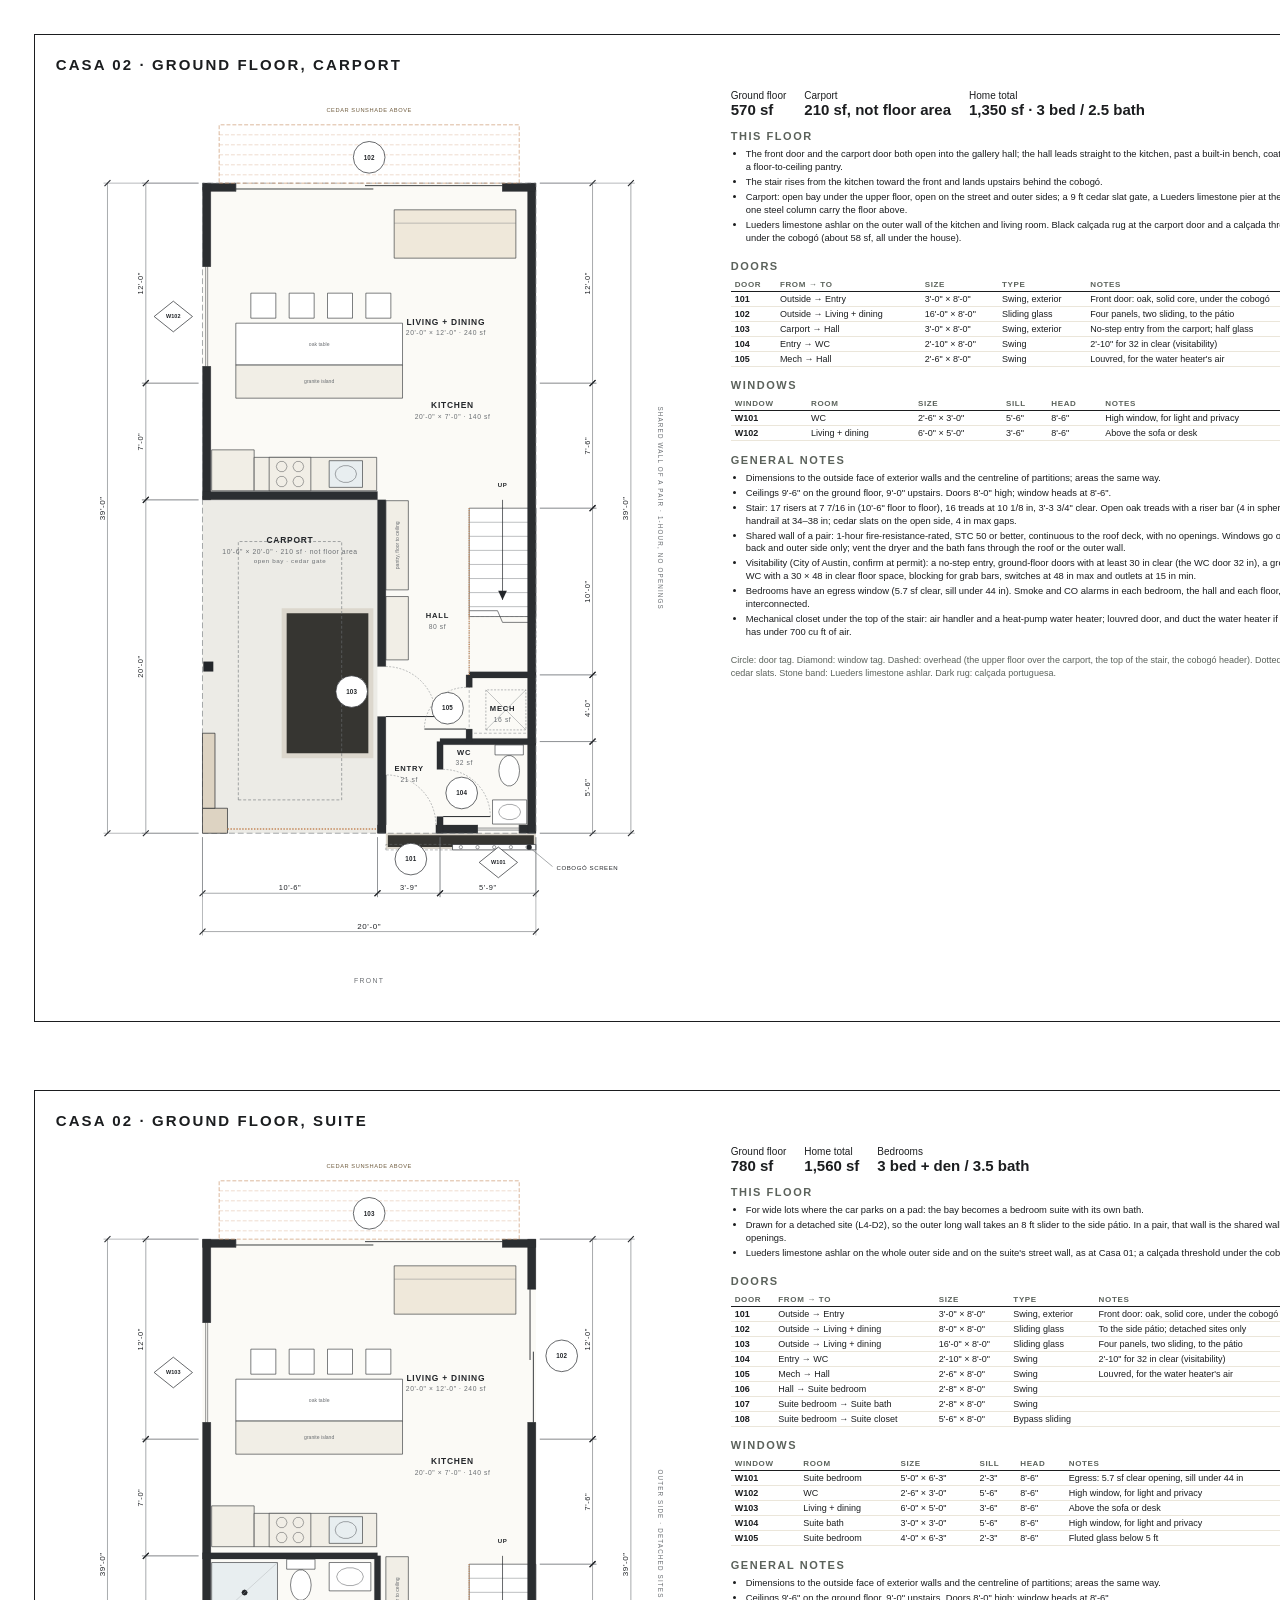
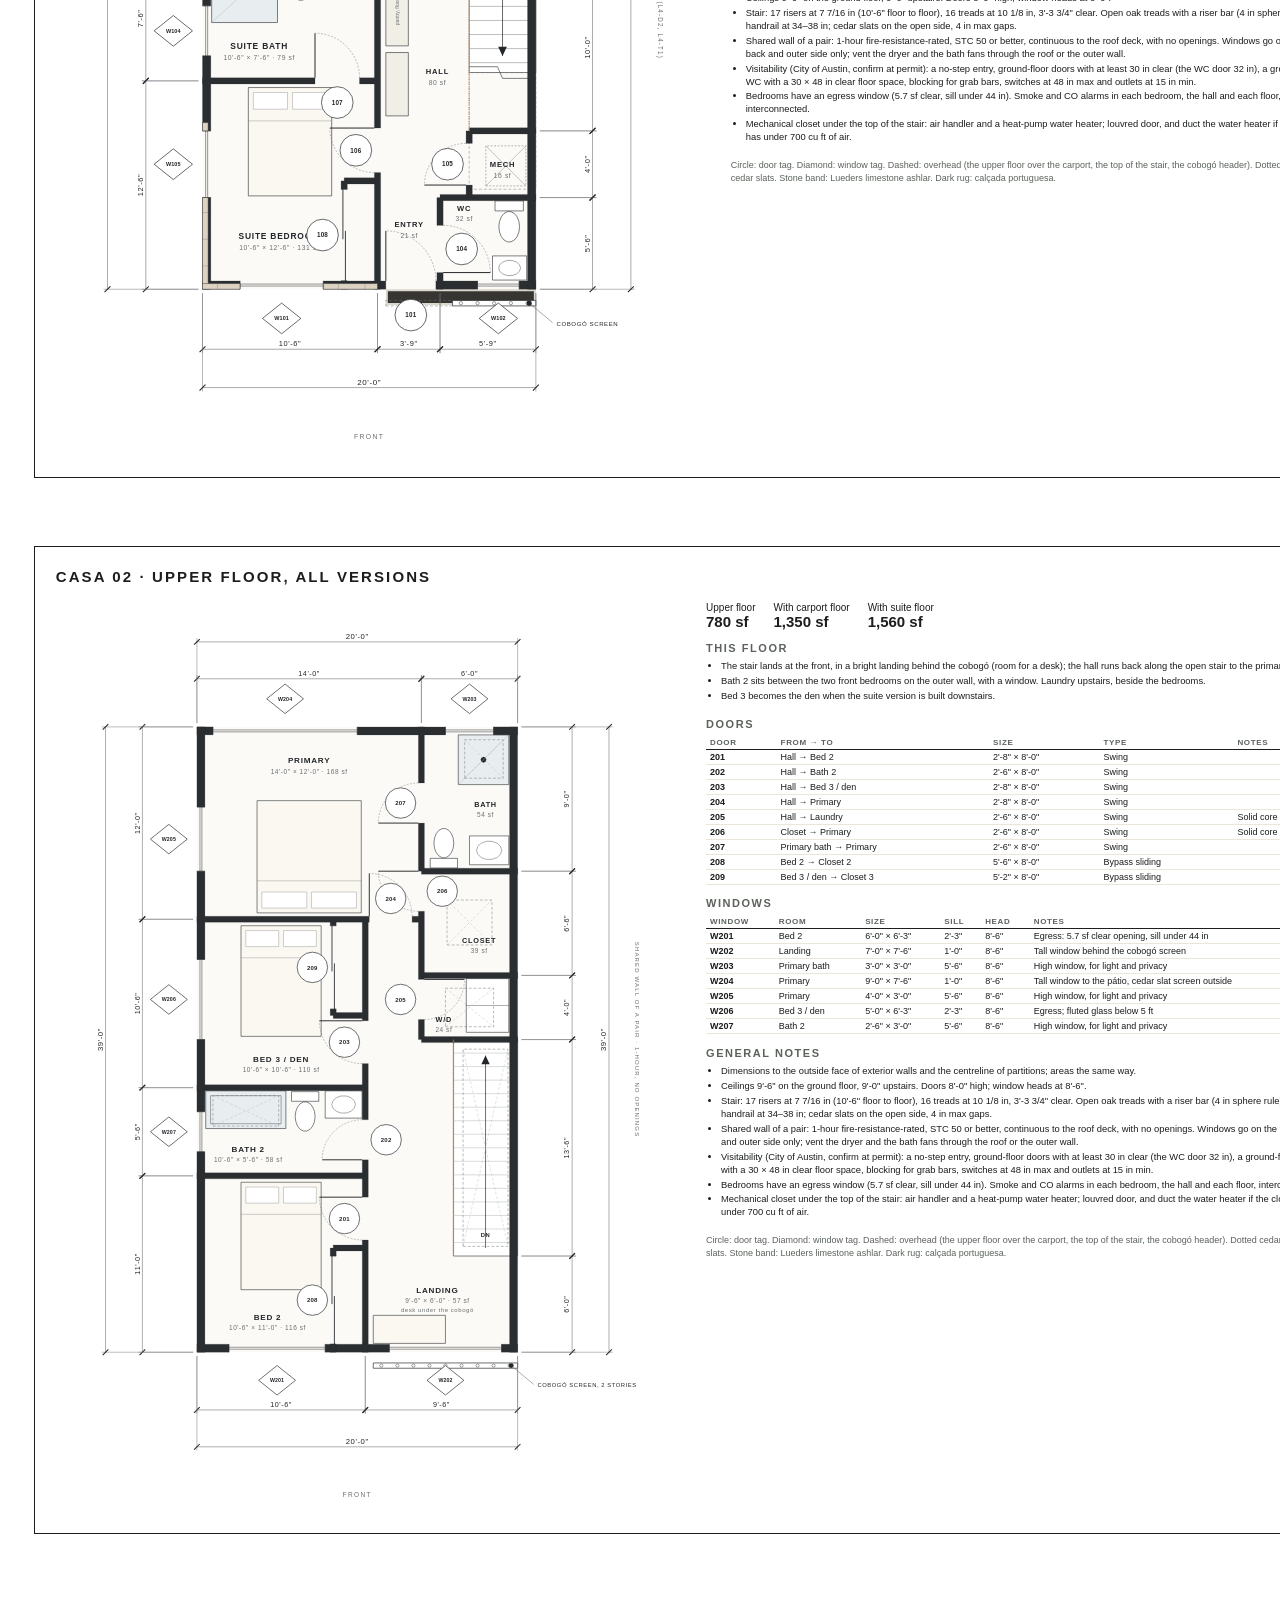
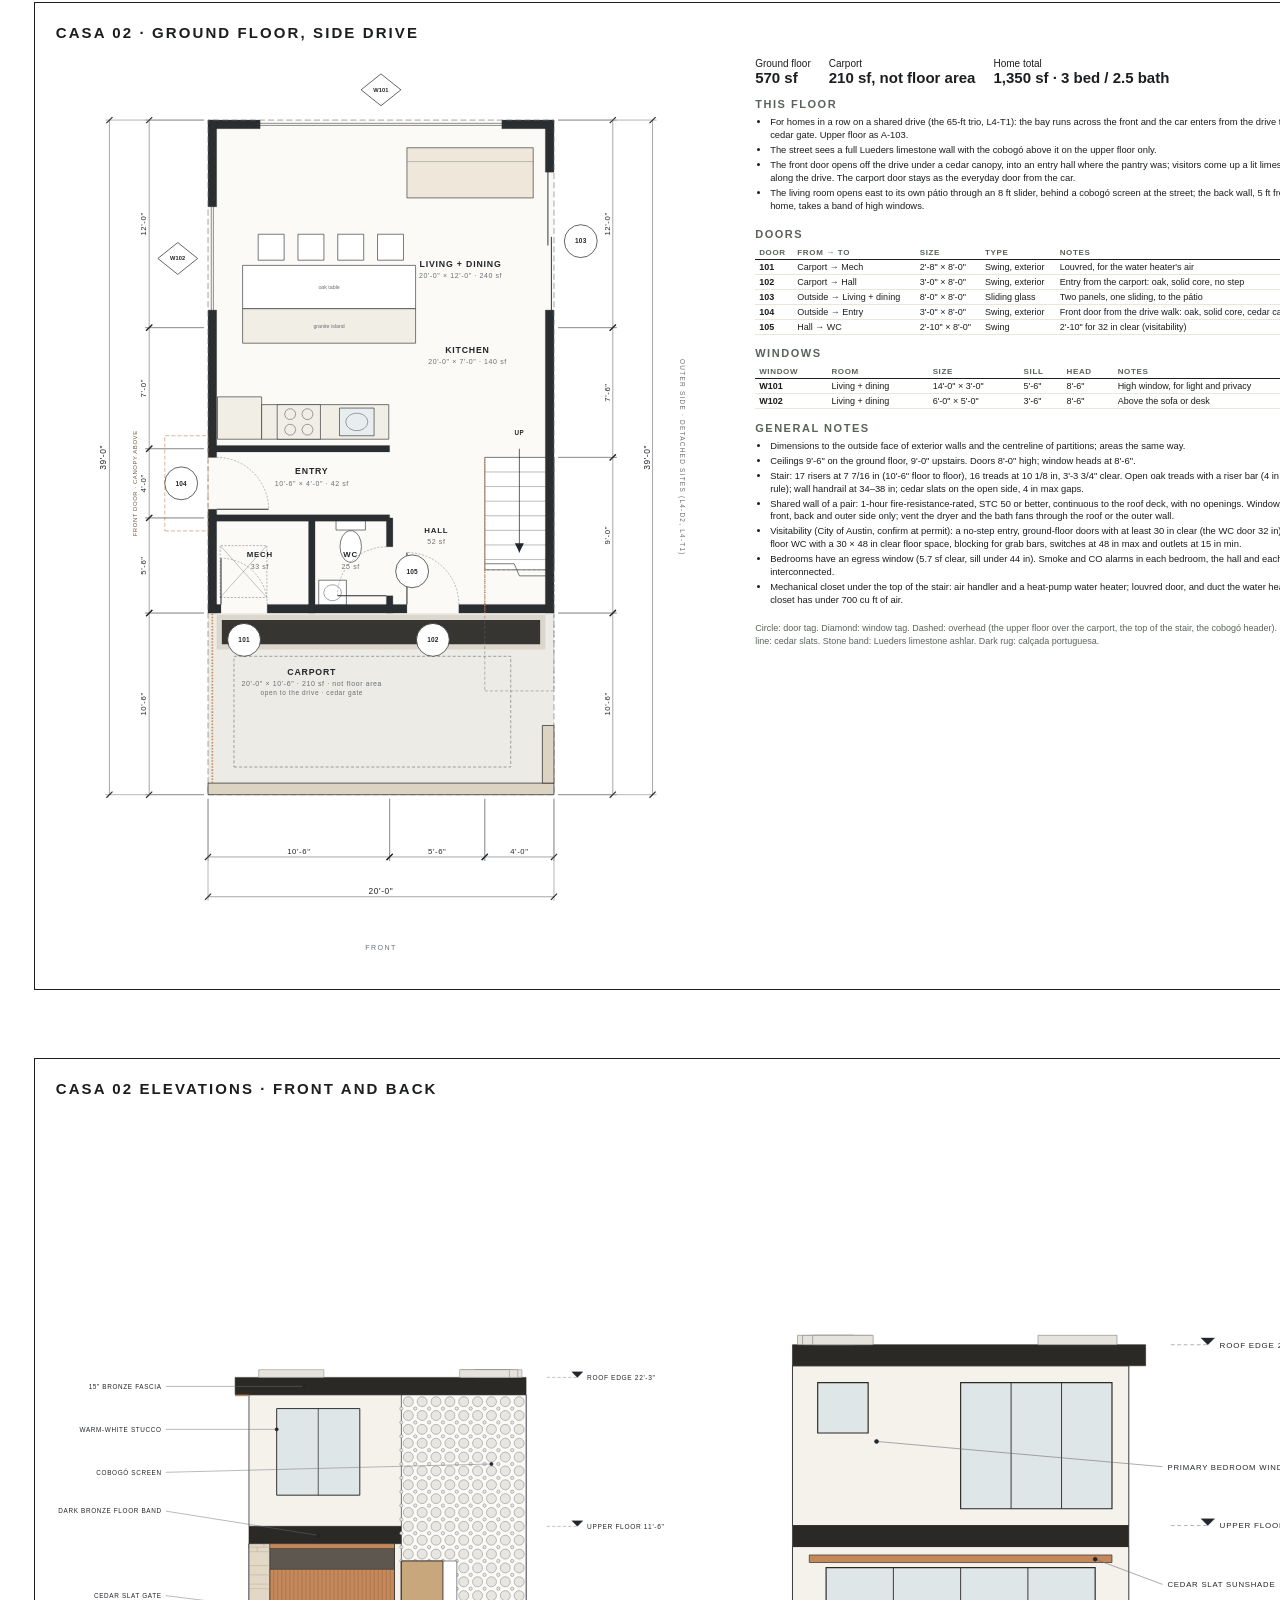
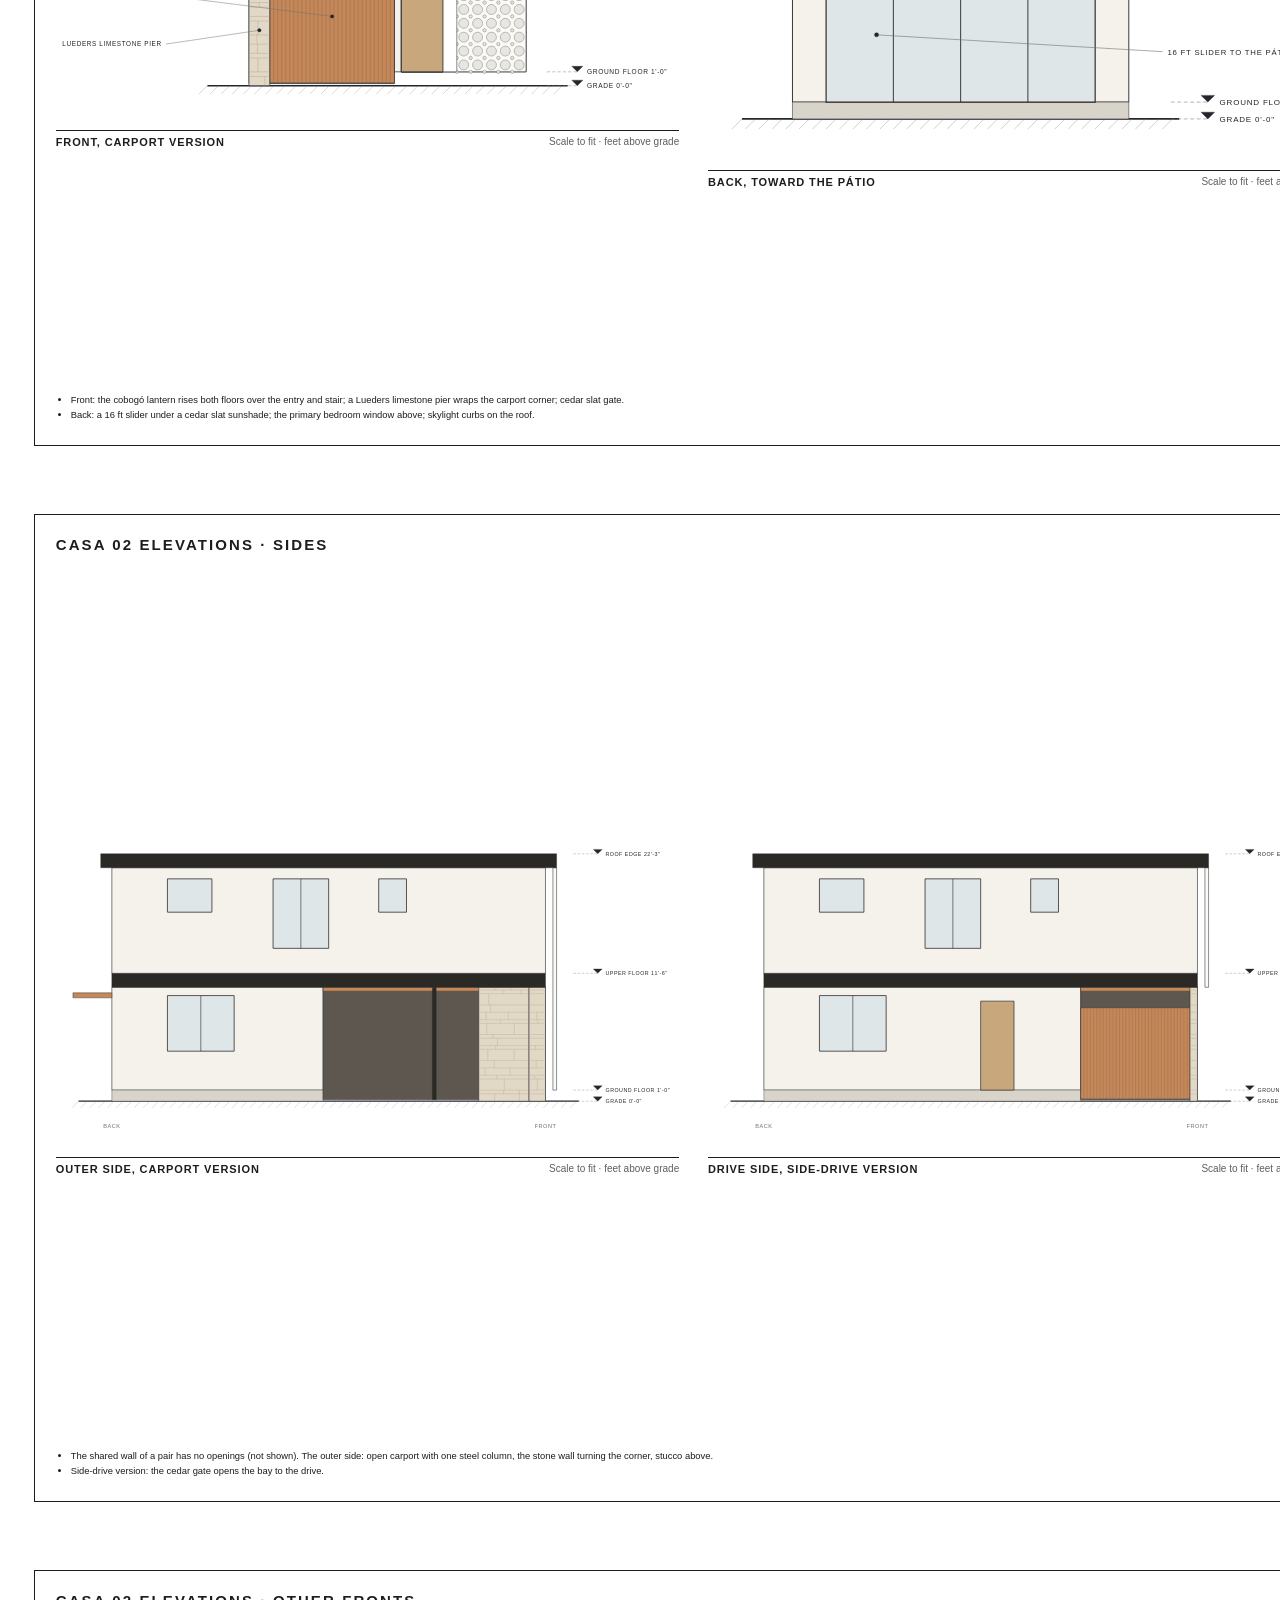
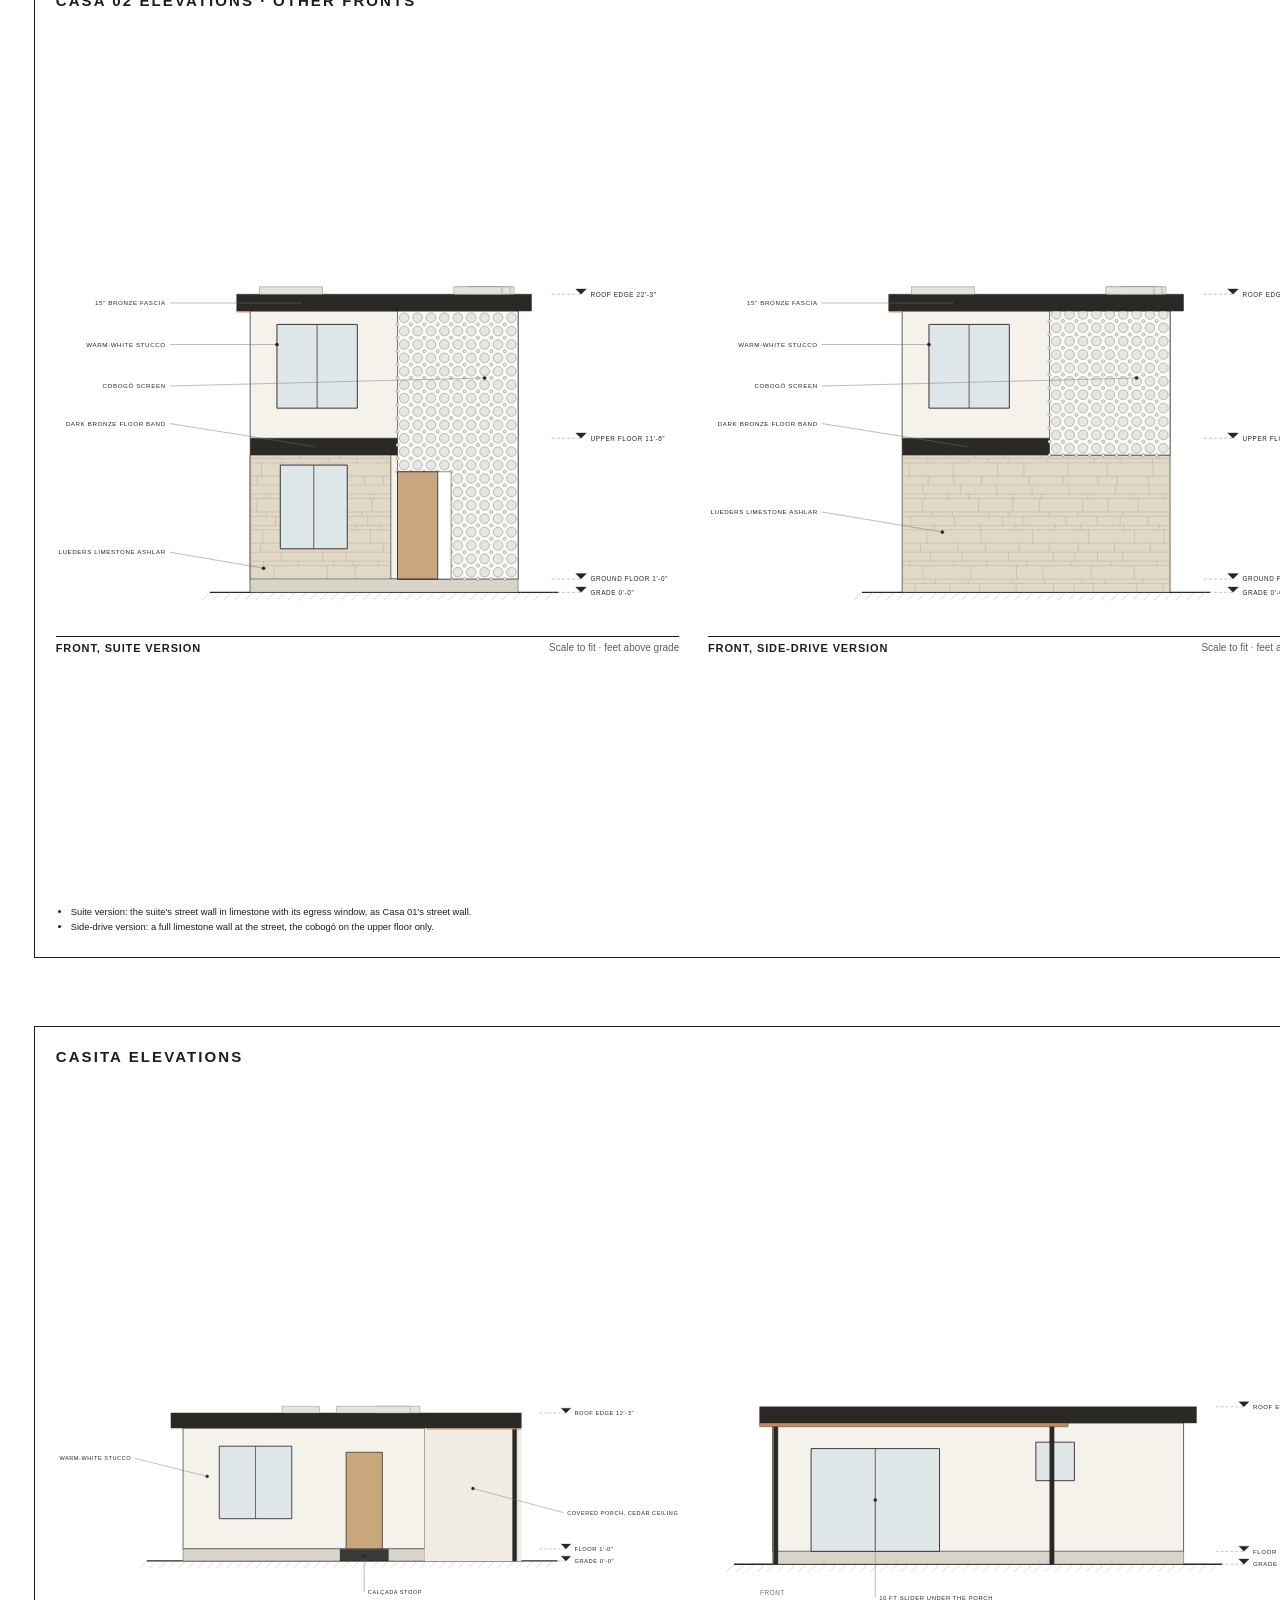
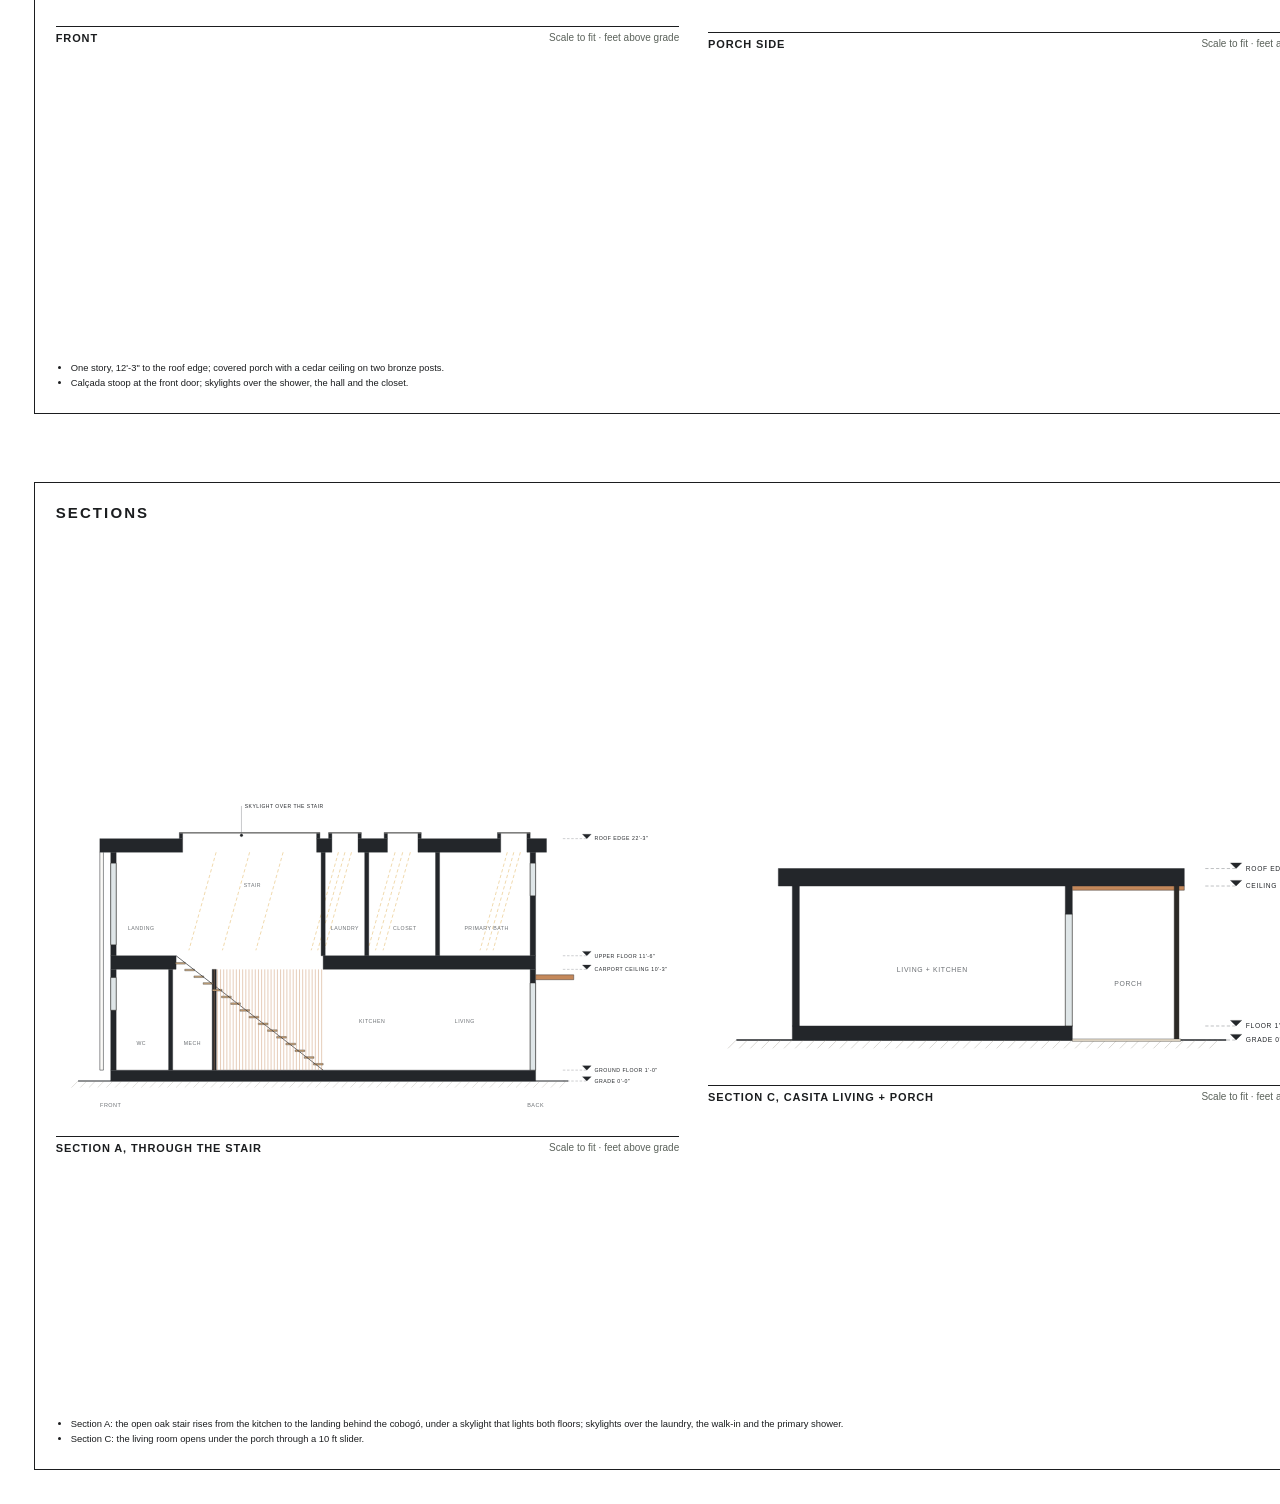
<file: phase2/plans/out/plans.html>
<!doctype html><html><head><meta charset="utf-8"><title>Casa 02 plans</title><style>
@page{size:17in 11in;margin:0}
*{box-sizing:border-box}
body{margin:0;font-family:Lato,"Helvetica Neue",Arial,sans-serif;color:#1b1d1f;-webkit-print-color-adjust:exact;print-color-adjust:exact}
.page{width:17in;height:11in;padding:.35in;display:grid;grid-template-columns:1fr 2.3in;gap:.25in;page-break-after:always;overflow:hidden}
.main{border:1.5px solid #1b1d1f;padding:.22in;display:grid;gap:.18in;min-width:0;min-height:0}
.tb{border:1.5px solid #1b1d1f;display:flex;flex-direction:column}
.tb>div{border-bottom:1px solid #1b1d1f;padding:.14in}
.brand{background:#1d2520;color:#ece6d8;font-weight:900;letter-spacing:.14em;text-transform:uppercase;font-size:13px;line-height:1.2}
.brand small{display:block;color:#d2b47c;font-size:9px;margin-top:4px}
.proj{font-family:"Cormorant Garamond",Georgia,serif;font-size:24px;line-height:1.05}
.proj small{display:block;font-family:Lato,Arial;font-size:9px;letter-spacing:.14em;text-transform:uppercase;margin-top:6px;color:#5b625b}
.grow{flex:1}
.kv{display:grid;gap:2px;font-size:11px}.kv span{font-size:8.5px;letter-spacing:.14em;text-transform:uppercase;color:#5b625b;margin-top:6px}
.sheet{font-size:44px;font-weight:900;letter-spacing:-.01em}
.warn{color:#a3361f;font-size:9px;font-weight:900;letter-spacing:.12em;text-transform:uppercase;border-bottom:0!important}
h1{margin:0;font-size:15px;letter-spacing:.14em;text-transform:uppercase}
h2{margin:0 0 6px;font-size:11px;letter-spacing:.14em;text-transform:uppercase;color:#5b625b}
.cols{display:grid;grid-template-columns:1.55fr 1fr;gap:.25in;min-height:0}
.plan{min-height:0;display:flex;align-items:center;justify-content:center}
.plan svg{max-height:100%}
ol.chg{margin:0;padding-left:0;list-style:none;counter-reset:c;display:grid;gap:5px;font-size:10.2px;line-height:1.33}
ol.chg li{counter-increment:c;padding-left:24px;position:relative}
ol.chg li::before{content:counter(c);position:absolute;left:0;top:0;color:#c0392b;font-weight:900;border:1.6px solid #c0392b;
  width:16px;height:14px;font-size:9px;display:grid;place-items:center;clip-path:polygon(50% 0,100% 100%,0 100%);padding-top:3px}
ol.chg b{display:block;font-size:11px}
ul{margin:0;padding-left:16px;font-size:10.5px;line-height:1.4}
table{border-collapse:collapse;width:100%;font-size:10.5px}
td,th{border-bottom:1px solid #dcd6c8;padding:4px 6px;text-align:left;vertical-align:top}
th{font-size:8.5px;letter-spacing:.12em;text-transform:uppercase;color:#5b625b}
td.n{text-align:right;font-variant-numeric:tabular-nums}
.two{display:grid;grid-template-columns:1fr 1fr;gap:.25in;min-height:0}
.cap{font-size:10px;letter-spacing:.14em;text-transform:uppercase;font-weight:900;margin-top:4px}
.box{border:1px solid #dcd6c8;padding:.12in;font-size:10.5px;line-height:1.4}
.box b{display:block;margin-bottom:2px}
.rec{border:2px solid #1d2520;background:#f5f2ea}
.sign{display:grid;grid-template-columns:1fr 1fr 1fr;gap:.2in;font-size:11px}
.sign div{border-top:1px solid #1b1d1f;padding-top:4px}
.chk{display:flex;gap:.3in;font-size:12px}.chk span::before{content:"";display:inline-block;width:12px;height:12px;border:1.5px solid #1b1d1f;margin-right:6px;vertical-align:-2px}
.elev{display:grid;grid-template-rows:1fr auto;min-height:0}

.trip{display:grid;grid-template-columns:repeat(3,1fr);gap:.12in;min-height:0;height:7.7in}
.pp{display:grid;grid-template-rows:auto 1fr auto;min-height:0;gap:4px}
.pp .s{min-height:0;display:flex;align-items:center;justify-content:center}
.pp .s svg{height:100%;width:100%}
.pp h3,.sp h3{margin:0;font-size:12px;letter-spacing:.08em;text-transform:uppercase}
.pp small{font-size:10px;color:#5b625b}
.sp{display:grid;grid-template-columns:auto 1fr;gap:.25in;min-height:0}
.sp .s{height:9.2in;display:flex;align-items:flex-start}
.sp .s svg{height:100%;width:auto}
.kv2{font-size:10.5px;border-collapse:collapse;width:100%}
.kv2 td{border-bottom:1px solid #ebe6da;padding:3px 4px}
.kv2 td.x{color:#a3361f;font-weight:700}
.lead{font-size:12px;line-height:1.45;margin:0}
.leg{display:flex;gap:14px;flex-wrap:wrap;font-size:9.5px;color:#5b625b}
.leg i{display:inline-block;width:12px;height:9px;margin-right:4px;vertical-align:-1px;border:1px solid #bbb}

.ap{display:grid;grid-template-columns:auto 1fr;gap:.28in;min-height:0}
.ap .s{height:9.55in;display:flex;align-items:flex-start}
.ap .s svg{height:100%;width:auto}
.ap .r{display:grid;gap:.13in;align-content:start;min-width:0}
.sch{border-collapse:collapse;width:100%;font-size:9px}
.sch th{text-align:left;font-size:8px;letter-spacing:.08em;text-transform:uppercase;border-bottom:1.2px solid #1b1d1f;
        padding:2px 4px}
.sch td{border-bottom:1px solid #ebe6da;padding:2px 4px;vertical-align:top}
.sch td:first-child{font-weight:700;white-space:nowrap}
.gn{font-size:9.4px;line-height:1.38;margin:0;padding-left:15px}
.gn li{margin:0 0 2px}
.ar{display:flex;gap:18px;font-size:10px}
.evs{display:grid;grid-template-columns:1fr 1fr;gap:.3in;min-height:0;align-items:center}
.ev{display:flex;flex-direction:column;gap:6px;min-height:0}
.ev .s svg{width:100%;height:auto;max-height:7.4in}
.dtl{display:flex;justify-content:space-between;border-top:1.5px solid #1b1d1f;padding-top:5px;font-size:10px}
.dtl b{font-size:11px;letter-spacing:.08em;text-transform:uppercase}
.dtl span{color:#5b625b}
.ar b{font-size:15px;display:block}
</style></head><body><section class="page"><div class="main" style="grid-template-rows:auto 1fr"><h1>Casa 02 · Ground floor, carport</h1><div class="ap"><div class="s"><svg xmlns="http://www.w3.org/2000/svg" viewBox="0 0 661 935" preserveAspectRatio="xMidYMid meet"><defs></defs><rect width="100%" height="100%" fill="#ffffff"/><polygon points="327.90,758.00 489.40,758.00 489.40,95.00 149.40,95.00 149.40,418.00 327.90,418.00" fill="#fbfaf6" stroke="none" stroke-width="1.0" /><polygon points="149.40,758.00 327.90,758.00 327.90,418.00 149.40,418.00" fill="#ecebe6" stroke="none" stroke-width="1.0" /><polygon points="230.15,681.50 323.65,681.50 323.65,528.50 230.15,528.50" fill="#dcd7cd" stroke="none" stroke-width="1.0" /><polygon points="235.25,676.40 318.55,676.40 318.55,533.60 235.25,533.60" fill="#363531" stroke="none" stroke-width="1.0" /><polygon points="336.40,774.15 489.40,774.15 489.40,758.00 336.40,758.00" fill="#dcd7cd" stroke="none" stroke-width="1.0" /><polygon points="338.44,772.11 487.36,772.11 487.36,760.04 338.44,760.04" fill="#363531" stroke="none" stroke-width="1.0" /><polygon points="158.75,408.65 202.10,408.65 202.10,367.00 158.75,367.00" fill="#f1eee6" stroke="#23262a" stroke-width="0.6" /><polygon points="202.10,408.65 327.05,408.65 327.05,374.65 202.10,374.65" fill="#f1eee6" stroke="#23262a" stroke-width="0.6" /><polygon points="217.40,408.65 259.90,408.65 259.90,374.65 217.40,374.65" fill="#f1eee6" stroke="#23262a" stroke-width="0.6" /><polygon points="235.59,399.30 234.55,396.10 231.83,394.13 228.47,394.13 225.75,396.10 224.71,399.30 225.75,402.50 228.47,404.47 231.83,404.47 234.55,402.50" fill="none" stroke="#23262a" stroke-width="0.4" /><polygon points="235.59,384.00 234.55,380.80 231.83,378.83 228.47,378.83 225.75,380.80 224.71,384.00 225.75,387.20 228.47,389.17 231.83,389.17 234.55,387.20" fill="none" stroke="#23262a" stroke-width="0.4" /><polygon points="252.59,399.30 251.55,396.10 248.83,394.13 245.47,394.13 242.75,396.10 241.71,399.30 242.75,402.50 245.47,404.47 248.83,404.47 251.55,402.50" fill="none" stroke="#23262a" stroke-width="0.4" /><polygon points="252.59,384.00 251.55,380.80 248.83,378.83 245.47,378.83 242.75,380.80 241.71,384.00 242.75,387.20 245.47,389.17 248.83,389.17 251.55,387.20" fill="none" stroke="#23262a" stroke-width="0.4" /><polygon points="278.60,405.25 312.60,405.25 312.60,378.05 278.60,378.05" fill="#e8eef0" stroke="#23262a" stroke-width="0.6" /><polygon points="306.48,391.65 305.40,387.87 302.38,384.84 298.02,383.16 293.18,383.16 288.82,384.84 285.80,387.87 284.72,391.65 285.80,395.43 288.82,398.46 293.18,400.14 298.02,400.14 302.38,398.46 305.40,395.43" fill="none" stroke="#23262a" stroke-width="0.4" /><polygon points="183.40,314.30 353.40,314.30 353.40,280.30 183.40,280.30" fill="#f1eee6" stroke="#23262a" stroke-width="0.6" /><polygon points="183.40,280.30 353.40,280.30 353.40,237.80 183.40,237.80" fill="#fff" stroke="#23262a" stroke-width="0.6" /><polygon points="198.70,232.70 224.20,232.70 224.20,207.20 198.70,207.20" fill="#fff" stroke="#23262a" stroke-width="0.6" /><polygon points="237.80,232.70 263.30,232.70 263.30,207.20 237.80,207.20" fill="#fff" stroke="#23262a" stroke-width="0.6" /><polygon points="276.90,232.70 302.40,232.70 302.40,207.20 276.90,207.20" fill="#fff" stroke="#23262a" stroke-width="0.6" /><polygon points="316.00,232.70 341.50,232.70 341.50,207.20 316.00,207.20" fill="#fff" stroke="#23262a" stroke-width="0.6" /><polygon points="344.90,171.50 469.00,171.50 469.00,122.20 344.90,122.20" fill="#efe8da" stroke="#23262a" stroke-width="0.6" /><line x1="344.90" y1="135.80" x2="469.00" y2="135.80" stroke="#6b6f73" stroke-width="0.4" /><polygon points="447.75,678.10 476.65,678.10 476.65,667.90 447.75,667.90" fill="#fff" stroke="#23262a" stroke-width="0.6" /><polygon points="472.74,694.25 472.10,688.90 470.27,684.20 467.47,680.71 464.03,678.85 460.37,678.85 456.93,680.71 454.13,684.20 452.30,688.90 451.66,694.25 452.30,699.60 454.13,704.30 456.93,707.79 460.37,709.65 464.03,709.65 467.47,707.79 470.27,704.30 472.10,699.60" fill="#fff" stroke="#23262a" stroke-width="0.6" /><polygon points="445.20,748.65 480.05,748.65 480.05,724.00 445.20,724.00" fill="#fff" stroke="#23262a" stroke-width="0.6" /><polygon points="473.78,736.33 472.67,732.90 469.58,730.16 465.11,728.63 460.14,728.63 455.67,730.16 452.58,732.90 451.47,736.33 452.58,739.75 455.67,742.49 460.14,744.02 465.11,744.02 469.58,742.49 472.67,739.75" fill="none" stroke="#23262a" stroke-width="0.4" /><polygon points="336.40,581.20 359.35,581.20 359.35,516.60 336.40,516.60" fill="#f1eee6" stroke="#23262a" stroke-width="0.6" /><polygon points="336.40,509.80 359.35,509.80 359.35,418.85 336.40,418.85" fill="#f1eee6" stroke="#23262a" stroke-width="0.6" /><polygon points="438.40,652.60 479.20,652.60 479.20,611.80 438.40,611.80" fill="none" stroke="#6b6f73" stroke-width="0.5" stroke-dasharray="2 1.5"/><line x1="438.40" y1="652.60" x2="479.20" y2="611.80" stroke="#6b6f73" stroke-width="0.4" /><line x1="438.40" y1="611.80" x2="479.20" y2="652.60" stroke="#6b6f73" stroke-width="0.4" /><polygon points="185.95,724.00 291.35,724.00 291.35,460.50 185.95,460.50" fill="none" stroke="#6b6f73" stroke-width="0.6" stroke-dasharray="3 2"/><polygon points="421.40,537.00 489.40,537.00 489.40,426.50 421.40,426.50" fill="#ffffff" stroke="#23262a" stroke-width="0.6" /><line x1="421.40" y1="440.84" x2="489.40" y2="440.84" stroke="#6b6f73" stroke-width="0.45" /><line x1="421.40" y1="455.19" x2="489.40" y2="455.19" stroke="#6b6f73" stroke-width="0.45" /><line x1="421.40" y1="469.53" x2="489.40" y2="469.53" stroke="#6b6f73" stroke-width="0.45" /><line x1="421.40" y1="483.88" x2="489.40" y2="483.88" stroke="#6b6f73" stroke-width="0.45" /><line x1="421.40" y1="498.22" x2="489.40" y2="498.22" stroke="#6b6f73" stroke-width="0.45" /><line x1="421.40" y1="512.56" x2="489.40" y2="512.56" stroke="#6b6f73" stroke-width="0.45" /><line x1="421.40" y1="526.91" x2="489.40" y2="526.91" stroke="#6b6f73" stroke-width="0.45" /><polyline points="421.40,531.05 450.30,531.05 455.40,542.95 489.40,542.95" fill="none" stroke="#23262a" stroke-width="0.6" /><polygon points="421.40,656.00 489.40,656.00 489.40,537.00 421.40,537.00" fill="none" stroke="#6b6f73" stroke-width="0.45" stroke-dasharray="3 2"/><line x1="455.40" y1="418.00" x2="455.40" y2="520.00" stroke="#23262a" stroke-width="0.7" /><polygon points="455.40,520.00 459.84,510.82 450.96,510.82" fill="#23262a" stroke="none" stroke-width="1.0" /><text x="455.40" y="402.70" font-family="Lato, 'Helvetica Neue', Arial, sans-serif" font-size="6.2" text-anchor="middle" fill="#23262a" font-weight="700" letter-spacing="0.6" dy="2">UP</text><polygon points="327.90,758.00 336.40,758.00 336.40,749.50 327.90,749.50" fill="#2b2e31" stroke="#2b2e31" stroke-width="0.2" /><polygon points="387.40,758.00 429.90,758.00 429.90,749.50 387.40,749.50" fill="#2b2e31" stroke="#2b2e31" stroke-width="0.2" /><polygon points="472.40,758.00 489.40,758.00 489.40,749.50 472.40,749.50" fill="#2b2e31" stroke="#2b2e31" stroke-width="0.2" /><line x1="336.40" y1="749.50" x2="336.40" y2="698.50" stroke="#23262a" stroke-width="1.0" /><path d="M 387.40,749.50 A 51.00 51.00 0 0 0 336.40,698.50" fill="none" stroke="#6b6f73" stroke-width="0.45" stroke-dasharray="2 1.5"/><line x1="429.90" y1="758.00" x2="429.90" y2="749.50" stroke="#23262a" stroke-width="0.6" /><line x1="472.40" y1="758.00" x2="472.40" y2="749.50" stroke="#23262a" stroke-width="0.6" /><line x1="429.90" y1="754.77" x2="472.40" y2="754.77" stroke="#23262a" stroke-width="0.5" /><line x1="429.90" y1="752.73" x2="472.40" y2="752.73" stroke="#23262a" stroke-width="0.5" /><polygon points="489.40,758.00 489.40,95.00 480.90,95.00 480.90,758.00" fill="#2b2e31" stroke="#2b2e31" stroke-width="0.2" /><polygon points="489.40,95.00 455.40,95.00 455.40,103.50 489.40,103.50" fill="#2b2e31" stroke="#2b2e31" stroke-width="0.2" /><polygon points="183.40,95.00 149.40,95.00 149.40,103.50 183.40,103.50" fill="#2b2e31" stroke="#2b2e31" stroke-width="0.2" /><line x1="455.40" y1="95.00" x2="455.40" y2="103.50" stroke="#23262a" stroke-width="0.6" /><line x1="183.40" y1="95.00" x2="183.40" y2="103.50" stroke="#23262a" stroke-width="0.6" /><line x1="455.40" y1="97.55" x2="315.15" y2="97.55" stroke="#23262a" stroke-width="0.9" /><line x1="323.65" y1="100.95" x2="183.40" y2="100.95" stroke="#23262a" stroke-width="0.9" /><polygon points="149.40,95.00 149.40,180.00 157.90,180.00 157.90,95.00" fill="#2b2e31" stroke="#2b2e31" stroke-width="0.2" /><polygon points="149.40,282.00 149.40,418.00 157.90,418.00 157.90,282.00" fill="#2b2e31" stroke="#2b2e31" stroke-width="0.2" /><line x1="149.40" y1="180.00" x2="157.90" y2="180.00" stroke="#23262a" stroke-width="0.6" /><line x1="149.40" y1="282.00" x2="157.90" y2="282.00" stroke="#23262a" stroke-width="0.6" /><line x1="152.63" y1="180.00" x2="152.63" y2="282.00" stroke="#23262a" stroke-width="0.5" /><line x1="154.67" y1="180.00" x2="154.67" y2="282.00" stroke="#23262a" stroke-width="0.5" /><polygon points="149.40,418.00 327.90,418.00 327.90,409.50 149.40,409.50" fill="#2b2e31" stroke="#2b2e31" stroke-width="0.2" /><polygon points="327.90,418.00 327.90,588.00 336.40,588.00 336.40,418.00" fill="#2b2e31" stroke="#2b2e31" stroke-width="0.2" /><polygon points="327.90,639.00 327.90,758.00 336.40,758.00 336.40,639.00" fill="#2b2e31" stroke="#2b2e31" stroke-width="0.2" /><line x1="336.40" y1="639.00" x2="387.40" y2="639.00" stroke="#23262a" stroke-width="1.0" /><path d="M 336.40,588.00 A 51.00 51.00 0 0 1 387.40,639.00" fill="none" stroke="#6b6f73" stroke-width="0.45" stroke-dasharray="2 1.5"/><polygon points="394.84,758.00 394.84,741.00 388.46,741.00 388.46,758.00" fill="#2b2e31" stroke="#2b2e31" stroke-width="0.2" /><polygon points="394.84,692.89 394.84,664.50 388.46,664.50 388.46,692.89" fill="#2b2e31" stroke="#2b2e31" stroke-width="0.2" /><line x1="394.84" y1="741.00" x2="442.95" y2="741.00" stroke="#23262a" stroke-width="1.0" /><path d="M 394.84,692.89 A 48.11 48.11 0 0 1 442.95,741.00" fill="none" stroke="#6b6f73" stroke-width="0.45" stroke-dasharray="2 1.5"/><polygon points="391.65,667.69 489.40,667.69 489.40,661.31 391.65,661.31" fill="#2b2e31" stroke="#2b2e31" stroke-width="0.2" /><polygon points="424.59,664.50 424.59,651.75 418.21,651.75 418.21,664.50" fill="#2b2e31" stroke="#2b2e31" stroke-width="0.2" /><polygon points="424.59,609.25 424.59,596.50 418.21,596.50 418.21,609.25" fill="#2b2e31" stroke="#2b2e31" stroke-width="0.2" /><line x1="418.21" y1="651.75" x2="375.71" y2="651.75" stroke="#23262a" stroke-width="1.0" /><path d="M 418.21,609.25 A 42.50 42.50 0 0 0 375.71,651.75" fill="none" stroke="#6b6f73" stroke-width="0.45" stroke-dasharray="2 1.5"/><polygon points="421.40,599.69 489.40,599.69 489.40,593.31 421.40,593.31" fill="#2b2e31" stroke="#2b2e31" stroke-width="0.2" /><polygon points="149.40,758.00 489.40,758.00 489.40,95.00 149.40,95.00" fill="none" stroke="#6b6f73" stroke-width="0.6" stroke-dasharray="6 3"/><polygon points="149.40,758.00 174.90,758.00 174.90,732.50 149.40,732.50" fill="#ddd3c2" stroke="#23262a" stroke-width="0.7" /><polygon points="149.40,732.50 162.15,732.50 162.15,656.00 149.40,656.00" fill="#ddd3c2" stroke="#23262a" stroke-width="0.7" /><polygon points="150.25,593.10 160.45,593.10 160.45,582.90 150.25,582.90" fill="#23262a" stroke="none" stroke-width="1.0" /><line x1="174.90" y1="753.75" x2="327.90" y2="753.75" stroke="#c4885a" stroke-width="1.6" stroke-dasharray="1.5 1.5"/><line x1="421.40" y1="596.50" x2="421.40" y2="426.50" stroke="#c4885a" stroke-width="1.5" stroke-dasharray="0.8 1"/><polygon points="404.40,775.00 489.40,775.00 489.40,769.39 404.40,769.39" fill="#ffffff" stroke="#23262a" stroke-width="0.7" /><circle cx="412.90" cy="772.20" r="1.70" fill="none" stroke="#23262a" stroke-width="0.45" /><circle cx="429.90" cy="772.20" r="1.70" fill="none" stroke="#23262a" stroke-width="0.45" /><circle cx="446.90" cy="772.20" r="1.70" fill="none" stroke="#23262a" stroke-width="0.45" /><circle cx="463.90" cy="772.20" r="1.70" fill="none" stroke="#23262a" stroke-width="0.45" /><circle cx="480.90" cy="772.20" r="1.70" fill="none" stroke="#23262a" stroke-width="0.45" /><polygon points="336.40,775.00 404.40,775.00 404.40,769.39 336.40,769.39" fill="none" stroke="#6b6f73" stroke-width="0.5" stroke-dasharray="3 2"/><polygon points="166.40,95.00 472.40,95.00 472.40,35.50 166.40,35.50" fill="none" stroke="#c4885a" stroke-width="0.6" stroke-dasharray="4 2"/><line x1="166.40" y1="86.50" x2="472.40" y2="86.50" stroke="#c4885a" stroke-width="0.3" stroke-dasharray="4 2"/><line x1="166.40" y1="76.30" x2="472.40" y2="76.30" stroke="#c4885a" stroke-width="0.3" stroke-dasharray="4 2"/><line x1="166.40" y1="66.10" x2="472.40" y2="66.10" stroke="#c4885a" stroke-width="0.3" stroke-dasharray="4 2"/><line x1="166.40" y1="55.90" x2="472.40" y2="55.90" stroke="#c4885a" stroke-width="0.3" stroke-dasharray="4 2"/><line x1="166.40" y1="45.70" x2="472.40" y2="45.70" stroke="#c4885a" stroke-width="0.3" stroke-dasharray="4 2"/><text x="319.40" y="20.20" font-family="Lato, 'Helvetica Neue', Arial, sans-serif" font-size="5.8" text-anchor="middle" fill="#6e5a3c" font-weight="400" letter-spacing="0.6" dy="2">CEDAR SUNSHADE ABOVE</text><text x="360.20" y="696.80" font-family="Lato, 'Helvetica Neue', Arial, sans-serif" font-size="7.74" text-anchor="middle" fill="#23262a" font-weight="700" letter-spacing="0.8" dy="-2">ENTRY</text><text x="360.20" y="696.80" font-family="Lato, 'Helvetica Neue', Arial, sans-serif" font-size="6.88" text-anchor="middle" fill="#6b6f73" font-weight="400" letter-spacing="0.6" dy="9.0">21 sf</text><text x="416.30" y="679.80" font-family="Lato, 'Helvetica Neue', Arial, sans-serif" font-size="7.74" text-anchor="middle" fill="#23262a" font-weight="700" letter-spacing="0.8" dy="-2">WC</text><text x="416.30" y="679.80" font-family="Lato, 'Helvetica Neue', Arial, sans-serif" font-size="6.88" text-anchor="middle" fill="#6b6f73" font-weight="400" letter-spacing="0.6" dy="9.0">32 sf</text><text x="389.10" y="540.40" font-family="Lato, 'Helvetica Neue', Arial, sans-serif" font-size="7.74" text-anchor="middle" fill="#23262a" font-weight="700" letter-spacing="0.8" dy="-2">HALL</text><text x="389.10" y="540.40" font-family="Lato, 'Helvetica Neue', Arial, sans-serif" font-size="6.88" text-anchor="middle" fill="#6b6f73" font-weight="400" letter-spacing="0.6" dy="9.0">80 sf</text><text x="455.40" y="635.60" font-family="Lato, 'Helvetica Neue', Arial, sans-serif" font-size="7.74" text-anchor="middle" fill="#23262a" font-weight="700" letter-spacing="0.8" dy="-2">MECH</text><text x="455.40" y="635.60" font-family="Lato, 'Helvetica Neue', Arial, sans-serif" font-size="6.88" text-anchor="middle" fill="#6b6f73" font-weight="400" letter-spacing="0.6" dy="9.0">16 sf</text><text x="404.40" y="326.20" font-family="Lato, 'Helvetica Neue', Arial, sans-serif" font-size="8.6" text-anchor="middle" fill="#23262a" font-weight="700" letter-spacing="0.8" dy="-2">KITCHEN</text><text x="404.40" y="326.20" font-family="Lato, 'Helvetica Neue', Arial, sans-serif" font-size="6.88" text-anchor="middle" fill="#6b6f73" font-weight="400" letter-spacing="0.6" dy="9.0">20'-0" × 7'-0" · 140 sf</text><text x="397.60" y="241.20" font-family="Lato, 'Helvetica Neue', Arial, sans-serif" font-size="8.6" text-anchor="middle" fill="#23262a" font-weight="700" letter-spacing="0.8" dy="-2">LIVING + DINING</text><text x="397.60" y="241.20" font-family="Lato, 'Helvetica Neue', Arial, sans-serif" font-size="6.88" text-anchor="middle" fill="#6b6f73" font-weight="400" letter-spacing="0.6" dy="9.0">20'-0" × 12'-0" · 240 sf</text><text x="238.65" y="463.90" font-family="Lato, 'Helvetica Neue', Arial, sans-serif" font-size="8.6" text-anchor="middle" fill="#23262a" font-weight="700" letter-spacing="0.8" dy="-2">CARPORT</text><text x="238.65" y="463.90" font-family="Lato, 'Helvetica Neue', Arial, sans-serif" font-size="6.88" text-anchor="middle" fill="#6b6f73" font-weight="400" letter-spacing="0.6" dy="9.0">10'-6" × 20'-0" · 210 sf · not floor area</text><text x="238.65" y="463.90" font-family="Lato, 'Helvetica Neue', Arial, sans-serif" font-size="6.364" text-anchor="middle" fill="#6b6f73" font-weight="400" letter-spacing="0.6" dy="18.1">open bay · cedar gate</text><text x="268.4" y="297.3" font-family="Lato, 'Helvetica Neue', Arial, sans-serif" font-size="5.2" fill="#6b6f73" text-anchor="middle" dy="2" transform="rotate(0 268.4 297.3)">granite island</text><text x="268.4" y="259.0" font-family="Lato, 'Helvetica Neue', Arial, sans-serif" font-size="5.2" fill="#6b6f73" text-anchor="middle" dy="2" transform="rotate(0 268.4 259.0)">oak table</text><text x="347.9" y="464.3" font-family="Lato, 'Helvetica Neue', Arial, sans-serif" font-size="5.2" fill="#6b6f73" text-anchor="middle" dy="2" transform="rotate(-90 347.9 464.3)">pantry, floor to ceiling</text><circle cx="361.90" cy="784.35" r="16.15" fill="#ffffff" stroke="#23262a" stroke-width="0.7" /><text x="361.90" y="784.35" font-family="Lato, 'Helvetica Neue', Arial, sans-serif" font-size="6.4" text-anchor="middle" fill="#23262a" font-weight="700" letter-spacing="0.2" dy="2.3">101</text><circle cx="319.40" cy="68.65" r="16.15" fill="#ffffff" stroke="#23262a" stroke-width="0.7" /><text x="319.40" y="68.65" font-family="Lato, 'Helvetica Neue', Arial, sans-serif" font-size="6.4" text-anchor="middle" fill="#23262a" font-weight="700" letter-spacing="0.2" dy="2.3">102</text><circle cx="301.55" cy="613.50" r="16.15" fill="#ffffff" stroke="#23262a" stroke-width="0.7" /><text x="301.55" y="613.50" font-family="Lato, 'Helvetica Neue', Arial, sans-serif" font-size="6.4" text-anchor="middle" fill="#23262a" font-weight="700" letter-spacing="0.2" dy="2.3">103</text><circle cx="413.75" cy="716.95" r="16.15" fill="#ffffff" stroke="#23262a" stroke-width="0.7" /><text x="413.75" y="716.95" font-family="Lato, 'Helvetica Neue', Arial, sans-serif" font-size="6.4" text-anchor="middle" fill="#23262a" font-weight="700" letter-spacing="0.2" dy="2.3">104</text><circle cx="399.30" cy="630.50" r="16.15" fill="#ffffff" stroke="#23262a" stroke-width="0.7" /><text x="399.30" y="630.50" font-family="Lato, 'Helvetica Neue', Arial, sans-serif" font-size="6.4" text-anchor="middle" fill="#23262a" font-weight="700" letter-spacing="0.2" dy="2.3">105</text><polygon points="431.60,787.75 451.15,772.11 470.70,787.75 451.15,803.39" fill="#ffffff" stroke="#23262a" stroke-width="0.7" /><text x="451.15" y="787.75" font-family="Lato, 'Helvetica Neue', Arial, sans-serif" font-size="5.6" text-anchor="middle" fill="#23262a" font-weight="700" letter-spacing="0.1" dy="2">W101</text><polygon points="100.10,231.00 119.65,215.36 139.20,231.00 119.65,246.64" fill="#ffffff" stroke="#23262a" stroke-width="0.7" /><text x="119.65" y="231.00" font-family="Lato, 'Helvetica Neue', Arial, sans-serif" font-size="5.6" text-anchor="middle" fill="#23262a" font-weight="700" letter-spacing="0.1" dy="2">W102</text><line x1="149.40" y1="819.20" x2="327.90" y2="819.20" stroke="#6b6f73" stroke-width="0.6" /><line x1="149.40" y1="762.00" x2="149.40" y2="823.20" stroke="#6b6f73" stroke-width="0.5"/><line x1="146.40" y1="822.20" x2="152.40" y2="816.20" stroke="#23262a" stroke-width="1.1"/><line x1="327.90" y1="762.00" x2="327.90" y2="823.20" stroke="#6b6f73" stroke-width="0.5"/><line x1="324.90" y1="822.20" x2="330.90" y2="816.20" stroke="#23262a" stroke-width="1.1"/><text x="238.65" y="819.20" font-family="Lato, 'Helvetica Neue', Arial, sans-serif" font-size="7.6" text-anchor="middle" fill="#23262a" font-weight="400" letter-spacing="0.6" dy="-3">10'-6"</text><line x1="327.90" y1="819.20" x2="391.65" y2="819.20" stroke="#6b6f73" stroke-width="0.6" /><line x1="327.90" y1="762.00" x2="327.90" y2="823.20" stroke="#6b6f73" stroke-width="0.5"/><line x1="324.90" y1="822.20" x2="330.90" y2="816.20" stroke="#23262a" stroke-width="1.1"/><line x1="391.65" y1="762.00" x2="391.65" y2="823.20" stroke="#6b6f73" stroke-width="0.5"/><line x1="388.65" y1="822.20" x2="394.65" y2="816.20" stroke="#23262a" stroke-width="1.1"/><text x="359.77" y="819.20" font-family="Lato, 'Helvetica Neue', Arial, sans-serif" font-size="7.6" text-anchor="middle" fill="#23262a" font-weight="400" letter-spacing="0.6" dy="-3">3'-9"</text><line x1="391.65" y1="819.20" x2="489.40" y2="819.20" stroke="#6b6f73" stroke-width="0.6" /><line x1="391.65" y1="762.00" x2="391.65" y2="823.20" stroke="#6b6f73" stroke-width="0.5"/><line x1="388.65" y1="822.20" x2="394.65" y2="816.20" stroke="#23262a" stroke-width="1.1"/><line x1="489.40" y1="762.00" x2="489.40" y2="823.20" stroke="#6b6f73" stroke-width="0.5"/><line x1="486.40" y1="822.20" x2="492.40" y2="816.20" stroke="#23262a" stroke-width="1.1"/><text x="440.52" y="819.20" font-family="Lato, 'Helvetica Neue', Arial, sans-serif" font-size="7.6" text-anchor="middle" fill="#23262a" font-weight="400" letter-spacing="0.6" dy="-3">5'-9"</text><line x1="149.40" y1="858.30" x2="489.40" y2="858.30" stroke="#6b6f73" stroke-width="0.6" /><line x1="149.40" y1="762.00" x2="149.40" y2="862.30" stroke="#6b6f73" stroke-width="0.5"/><line x1="146.40" y1="861.30" x2="152.40" y2="855.30" stroke="#23262a" stroke-width="1.1"/><line x1="489.40" y1="762.00" x2="489.40" y2="862.30" stroke="#6b6f73" stroke-width="0.5"/><line x1="486.40" y1="861.30" x2="492.40" y2="855.30" stroke="#23262a" stroke-width="1.1"/><text x="319.40" y="858.30" font-family="Lato, 'Helvetica Neue', Arial, sans-serif" font-size="8.2" text-anchor="middle" fill="#23262a" font-weight="400" letter-spacing="0.6" dy="-3">20'-0"</text><line x1="91.60" y1="758.00" x2="91.60" y2="418.00" stroke="#6b6f73" stroke-width="0.6" /><line x1="145.40" y1="758.00" x2="87.60" y2="758.00" stroke="#6b6f73" stroke-width="0.5"/><line x1="88.60" y1="761.00" x2="94.60" y2="755.00" stroke="#23262a" stroke-width="1.1"/><line x1="145.40" y1="418.00" x2="87.60" y2="418.00" stroke="#6b6f73" stroke-width="0.5"/><line x1="88.60" y1="421.00" x2="94.60" y2="415.00" stroke="#23262a" stroke-width="1.1"/><text x="91.60" y="588.00" font-family="Lato, 'Helvetica Neue', Arial, sans-serif" font-size="7.6" text-anchor="middle" fill="#23262a" letter-spacing="0.6" transform="rotate(-90 91.60 588.00)" dy="-3">20'-0"</text><line x1="91.60" y1="418.00" x2="91.60" y2="299.00" stroke="#6b6f73" stroke-width="0.6" /><line x1="145.40" y1="418.00" x2="87.60" y2="418.00" stroke="#6b6f73" stroke-width="0.5"/><line x1="88.60" y1="421.00" x2="94.60" y2="415.00" stroke="#23262a" stroke-width="1.1"/><line x1="145.40" y1="299.00" x2="87.60" y2="299.00" stroke="#6b6f73" stroke-width="0.5"/><line x1="88.60" y1="302.00" x2="94.60" y2="296.00" stroke="#23262a" stroke-width="1.1"/><text x="91.60" y="358.50" font-family="Lato, 'Helvetica Neue', Arial, sans-serif" font-size="7.6" text-anchor="middle" fill="#23262a" letter-spacing="0.6" transform="rotate(-90 91.60 358.50)" dy="-3">7'-0"</text><line x1="91.60" y1="299.00" x2="91.60" y2="95.00" stroke="#6b6f73" stroke-width="0.6" /><line x1="145.40" y1="299.00" x2="87.60" y2="299.00" stroke="#6b6f73" stroke-width="0.5"/><line x1="88.60" y1="302.00" x2="94.60" y2="296.00" stroke="#23262a" stroke-width="1.1"/><line x1="145.40" y1="95.00" x2="87.60" y2="95.00" stroke="#6b6f73" stroke-width="0.5"/><line x1="88.60" y1="98.00" x2="94.60" y2="92.00" stroke="#23262a" stroke-width="1.1"/><text x="91.60" y="197.00" font-family="Lato, 'Helvetica Neue', Arial, sans-serif" font-size="7.6" text-anchor="middle" fill="#23262a" letter-spacing="0.6" transform="rotate(-90 91.60 197.00)" dy="-3">12'-0"</text><line x1="52.50" y1="758.00" x2="52.50" y2="95.00" stroke="#6b6f73" stroke-width="0.6" /><line x1="145.40" y1="758.00" x2="48.50" y2="758.00" stroke="#6b6f73" stroke-width="0.5"/><line x1="49.50" y1="761.00" x2="55.50" y2="755.00" stroke="#23262a" stroke-width="1.1"/><line x1="145.40" y1="95.00" x2="48.50" y2="95.00" stroke="#6b6f73" stroke-width="0.5"/><line x1="49.50" y1="98.00" x2="55.50" y2="92.00" stroke="#23262a" stroke-width="1.1"/><text x="52.50" y="426.50" font-family="Lato, 'Helvetica Neue', Arial, sans-serif" font-size="8.2" text-anchor="middle" fill="#23262a" letter-spacing="0.6" transform="rotate(-90 52.50 426.50)" dy="-3">39'-0"</text><line x1="547.20" y1="758.00" x2="547.20" y2="664.50" stroke="#6b6f73" stroke-width="0.6" /><line x1="493.40" y1="758.00" x2="551.20" y2="758.00" stroke="#6b6f73" stroke-width="0.5"/><line x1="544.20" y1="761.00" x2="550.20" y2="755.00" stroke="#23262a" stroke-width="1.1"/><line x1="493.40" y1="664.50" x2="551.20" y2="664.50" stroke="#6b6f73" stroke-width="0.5"/><line x1="544.20" y1="667.50" x2="550.20" y2="661.50" stroke="#23262a" stroke-width="1.1"/><text x="547.20" y="711.25" font-family="Lato, 'Helvetica Neue', Arial, sans-serif" font-size="7.6" text-anchor="middle" fill="#23262a" letter-spacing="0.6" transform="rotate(-90 547.20 711.25)" dy="-3">5'-6"</text><line x1="547.20" y1="664.50" x2="547.20" y2="596.50" stroke="#6b6f73" stroke-width="0.6" /><line x1="493.40" y1="664.50" x2="551.20" y2="664.50" stroke="#6b6f73" stroke-width="0.5"/><line x1="544.20" y1="667.50" x2="550.20" y2="661.50" stroke="#23262a" stroke-width="1.1"/><line x1="493.40" y1="596.50" x2="551.20" y2="596.50" stroke="#6b6f73" stroke-width="0.5"/><line x1="544.20" y1="599.50" x2="550.20" y2="593.50" stroke="#23262a" stroke-width="1.1"/><text x="547.20" y="630.50" font-family="Lato, 'Helvetica Neue', Arial, sans-serif" font-size="7.6" text-anchor="middle" fill="#23262a" letter-spacing="0.6" transform="rotate(-90 547.20 630.50)" dy="-3">4'-0"</text><line x1="547.20" y1="596.50" x2="547.20" y2="426.50" stroke="#6b6f73" stroke-width="0.6" /><line x1="493.40" y1="596.50" x2="551.20" y2="596.50" stroke="#6b6f73" stroke-width="0.5"/><line x1="544.20" y1="599.50" x2="550.20" y2="593.50" stroke="#23262a" stroke-width="1.1"/><line x1="493.40" y1="426.50" x2="551.20" y2="426.50" stroke="#6b6f73" stroke-width="0.5"/><line x1="544.20" y1="429.50" x2="550.20" y2="423.50" stroke="#23262a" stroke-width="1.1"/><text x="547.20" y="511.50" font-family="Lato, 'Helvetica Neue', Arial, sans-serif" font-size="7.6" text-anchor="middle" fill="#23262a" letter-spacing="0.6" transform="rotate(-90 547.20 511.50)" dy="-3">10'-0"</text><line x1="547.20" y1="426.50" x2="547.20" y2="299.00" stroke="#6b6f73" stroke-width="0.6" /><line x1="493.40" y1="426.50" x2="551.20" y2="426.50" stroke="#6b6f73" stroke-width="0.5"/><line x1="544.20" y1="429.50" x2="550.20" y2="423.50" stroke="#23262a" stroke-width="1.1"/><line x1="493.40" y1="299.00" x2="551.20" y2="299.00" stroke="#6b6f73" stroke-width="0.5"/><line x1="544.20" y1="302.00" x2="550.20" y2="296.00" stroke="#23262a" stroke-width="1.1"/><text x="547.20" y="362.75" font-family="Lato, 'Helvetica Neue', Arial, sans-serif" font-size="7.6" text-anchor="middle" fill="#23262a" letter-spacing="0.6" transform="rotate(-90 547.20 362.75)" dy="-3">7'-6"</text><line x1="547.20" y1="299.00" x2="547.20" y2="95.00" stroke="#6b6f73" stroke-width="0.6" /><line x1="493.40" y1="299.00" x2="551.20" y2="299.00" stroke="#6b6f73" stroke-width="0.5"/><line x1="544.20" y1="302.00" x2="550.20" y2="296.00" stroke="#23262a" stroke-width="1.1"/><line x1="493.40" y1="95.00" x2="551.20" y2="95.00" stroke="#6b6f73" stroke-width="0.5"/><line x1="544.20" y1="98.00" x2="550.20" y2="92.00" stroke="#23262a" stroke-width="1.1"/><text x="547.20" y="197.00" font-family="Lato, 'Helvetica Neue', Arial, sans-serif" font-size="7.6" text-anchor="middle" fill="#23262a" letter-spacing="0.6" transform="rotate(-90 547.20 197.00)" dy="-3">12'-0"</text><line x1="586.30" y1="758.00" x2="586.30" y2="95.00" stroke="#6b6f73" stroke-width="0.6" /><line x1="493.40" y1="758.00" x2="590.30" y2="758.00" stroke="#6b6f73" stroke-width="0.5"/><line x1="583.30" y1="761.00" x2="589.30" y2="755.00" stroke="#23262a" stroke-width="1.1"/><line x1="493.40" y1="95.00" x2="590.30" y2="95.00" stroke="#6b6f73" stroke-width="0.5"/><line x1="583.30" y1="98.00" x2="589.30" y2="92.00" stroke="#23262a" stroke-width="1.1"/><text x="586.30" y="426.50" font-family="Lato, 'Helvetica Neue', Arial, sans-serif" font-size="8.2" text-anchor="middle" fill="#23262a" letter-spacing="0.6" transform="rotate(-90 586.30 426.50)" dy="-3">39'-0"</text><text x="319.40" y="911.00" font-family="Lato, 'Helvetica Neue', Arial, sans-serif" font-size="7.0" text-anchor="middle" fill="#6b6f73" font-weight="400" letter-spacing="1.4" >FRONT</text><line x1="482.60" y1="772.20" x2="506.40" y2="792.00" stroke="#6b6f73" stroke-width="0.6" /><circle cx="482.60" cy="772.20" r="2.6" fill="#23262a"/><text x="506.40" y="792.00" font-family="Lato, 'Helvetica Neue', Arial, sans-serif" font-size="6.2" text-anchor="start" fill="#23262a" font-weight="400" letter-spacing="0.6" dx="4" dy="3">COBOGÓ SCREEN</text><text x="606.70" y="426.50" font-family="Lato, 'Helvetica Neue', Arial, sans-serif" font-size="6" text-anchor="middle" fill="#23262a" font-weight="400" letter-spacing="0.6" ></text><text x="613.5" y="426.5" font-family="Lato, 'Helvetica Neue', Arial, sans-serif" font-size="6.4" fill="#6b6f73" letter-spacing="1.2" text-anchor="middle" transform="rotate(90 613.5 426.5)">SHARED WALL OF A PAIR · 1-HOUR, NO OPENINGS</text></svg></div><div class="r"><div class="ar"><div>Ground floor<b>570 sf</b></div><div>Carport<b>210 sf, not floor area</b></div><div>Home total<b>1,350 sf · 3 bed / 2.5 bath</b></div></div><div><h2>This floor</h2><ul class="gn"><li>The front door and the carport door both open into the gallery hall; the hall leads straight to the kitchen, past a built-in bench, coat hooks and a floor-to-ceiling pantry.</li><li>The stair rises from the kitchen toward the front and lands upstairs behind the cobogó.</li><li>Carport: open bay under the upper floor, open on the street and outer sides; a 9 ft cedar slat gate, a Lueders limestone pier at the corner and one steel column carry the floor above.</li><li>Lueders limestone ashlar on the outer wall of the kitchen and living room. Black calçada rug at the carport door and a calçada threshold under the cobogó (about 58 sf, all under the house).</li></ul></div><div><h2>Doors</h2><table class="sch"><thead><tr><th>Door</th><th>From → to</th><th>Size</th><th>Type</th><th>Notes</th></tr></thead><tbody><tr><td>101</td><td>Outside → Entry</td><td>3'-0" × 8'-0"</td><td>Swing, exterior</td><td>Front door: oak, solid core, under the cobogó</td></tr><tr><td>102</td><td>Outside → Living + dining</td><td>16'-0" × 8'-0"</td><td>Sliding glass</td><td>Four panels, two sliding, to the pátio</td></tr><tr><td>103</td><td>Carport → Hall</td><td>3'-0" × 8'-0"</td><td>Swing, exterior</td><td>No-step entry from the carport; half glass</td></tr><tr><td>104</td><td>Entry → WC</td><td>2'-10" × 8'-0"</td><td>Swing</td><td>2'-10" for 32 in clear (visitability)</td></tr><tr><td>105</td><td>Mech → Hall</td><td>2'-6" × 8'-0"</td><td>Swing</td><td>Louvred, for the water heater's air</td></tr></tbody></table></div><div><h2>Windows</h2><table class="sch"><thead><tr><th>Window</th><th>Room</th><th>Size</th><th>Sill</th><th>Head</th><th>Notes</th></tr></thead><tbody><tr><td>W101</td><td>WC</td><td>2'-6" × 3'-0"</td><td>5'-6"</td><td>8'-6"</td><td>High window, for light and privacy</td></tr><tr><td>W102</td><td>Living + dining</td><td>6'-0" × 5'-0"</td><td>3'-6"</td><td>8'-6"</td><td>Above the sofa or desk</td></tr></tbody></table></div><div><h2>General notes</h2><ul class="gn"><li>Dimensions to the outside face of exterior walls and the centreline of partitions; areas the same way.</li><li>Ceilings 9'-6" on the ground floor, 9'-0" upstairs. Doors 8'-0" high; window heads at 8'-6".</li><li>Stair: 17 risers at 7 7/16 in (10'-6" floor to floor), 16 treads at 10 1/8 in, 3'-3 3/4" clear. Open oak treads with a riser bar (4 in sphere rule); wall handrail at 34–38 in; cedar slats on the open side, 4 in max gaps.</li><li>Shared wall of a pair: 1-hour fire-resistance-rated, STC 50 or better, continuous to the roof deck, with no openings. Windows go on the front, back and outer side only; vent the dryer and the bath fans through the roof or the outer wall.</li><li>Visitability (City of Austin, confirm at permit): a no-step entry, ground-floor doors with at least 30 in clear (the WC door 32 in), a ground-floor WC with a 30 × 48 in clear floor space, blocking for grab bars, switches at 48 in max and outlets at 15 in min.</li><li>Bedrooms have an egress window (5.7 sf clear, sill under 44 in). Smoke and CO alarms in each bedroom, the hall and each floor, interconnected.</li><li>Mechanical closet under the top of the stair: air handler and a heat-pump water heater; louvred door, and duct the water heater if the closet has under 700 cu ft of air.</li></ul></div><p class="lead" style="font-size:9px;color:#5b625b">Circle: door tag. Diamond: window tag. Dashed: overhead (the upper floor over the carport, the top of the stair, the cobogó header). Dotted cedar line: cedar slats. Stone band: Lueders limestone ashlar. Dark rug: calçada portuguesa.</p></div></div></div><aside class="tb"><div class="brand">Brazilian Modern Homes<small>Residential design · Austin</small></div><div class="proj">Phase 2<br>Casa 02<small>Developed floor plans</small></div><div class="grow"></div><div class="kv"><span>Sheet title</span><b>Ground floor, carport</b><span>Scale</span><b>Plan to scale</b><span>Date / phase</span><b>Nov 2026 · Design development</b></div><div class="sheet">A-101</div><div class="warn">Design development. Not for construction.</div></aside></section><section class="page"><div class="main" style="grid-template-rows:auto 1fr"><h1>Casa 02 · Ground floor, suite</h1><div class="ap"><div class="s"><svg xmlns="http://www.w3.org/2000/svg" viewBox="0 0 661 935" preserveAspectRatio="xMidYMid meet"><defs></defs><rect width="100%" height="100%" fill="#ffffff"/><polygon points="149.40,758.00 489.40,758.00 489.40,95.00 149.40,95.00" fill="#fbfaf6" stroke="none" stroke-width="1.0" /><polygon points="336.40,774.15 489.40,774.15 489.40,758.00 336.40,758.00" fill="#dcd7cd" stroke="none" stroke-width="1.0" /><polygon points="338.44,772.11 487.36,772.11 487.36,760.04 338.44,760.04" fill="#363531" stroke="none" stroke-width="1.0" /><polygon points="158.75,408.65 202.10,408.65 202.10,367.00 158.75,367.00" fill="#f1eee6" stroke="#23262a" stroke-width="0.6" /><polygon points="202.10,408.65 327.05,408.65 327.05,374.65 202.10,374.65" fill="#f1eee6" stroke="#23262a" stroke-width="0.6" /><polygon points="217.40,408.65 259.90,408.65 259.90,374.65 217.40,374.65" fill="#f1eee6" stroke="#23262a" stroke-width="0.6" /><polygon points="235.59,399.30 234.55,396.10 231.83,394.13 228.47,394.13 225.75,396.10 224.71,399.30 225.75,402.50 228.47,404.47 231.83,404.47 234.55,402.50" fill="none" stroke="#23262a" stroke-width="0.4" /><polygon points="235.59,384.00 234.55,380.80 231.83,378.83 228.47,378.83 225.75,380.80 224.71,384.00 225.75,387.20 228.47,389.17 231.83,389.17 234.55,387.20" fill="none" stroke="#23262a" stroke-width="0.4" /><polygon points="252.59,399.30 251.55,396.10 248.83,394.13 245.47,394.13 242.75,396.10 241.71,399.30 242.75,402.50 245.47,404.47 248.83,404.47 251.55,402.50" fill="none" stroke="#23262a" stroke-width="0.4" /><polygon points="252.59,384.00 251.55,380.80 248.83,378.83 245.47,378.83 242.75,380.80 241.71,384.00 242.75,387.20 245.47,389.17 248.83,389.17 251.55,387.20" fill="none" stroke="#23262a" stroke-width="0.4" /><polygon points="278.60,405.25 312.60,405.25 312.60,378.05 278.60,378.05" fill="#e8eef0" stroke="#23262a" stroke-width="0.6" /><polygon points="306.48,391.65 305.40,387.87 302.38,384.84 298.02,383.16 293.18,383.16 288.82,384.84 285.80,387.87 284.72,391.65 285.80,395.43 288.82,398.46 293.18,400.14 298.02,400.14 302.38,398.46 305.40,395.43" fill="none" stroke="#23262a" stroke-width="0.4" /><polygon points="183.40,314.30 353.40,314.30 353.40,280.30 183.40,280.30" fill="#f1eee6" stroke="#23262a" stroke-width="0.6" /><polygon points="183.40,280.30 353.40,280.30 353.40,237.80 183.40,237.80" fill="#fff" stroke="#23262a" stroke-width="0.6" /><polygon points="198.70,232.70 224.20,232.70 224.20,207.20 198.70,207.20" fill="#fff" stroke="#23262a" stroke-width="0.6" /><polygon points="237.80,232.70 263.30,232.70 263.30,207.20 237.80,207.20" fill="#fff" stroke="#23262a" stroke-width="0.6" /><polygon points="276.90,232.70 302.40,232.70 302.40,207.20 276.90,207.20" fill="#fff" stroke="#23262a" stroke-width="0.6" /><polygon points="316.00,232.70 341.50,232.70 341.50,207.20 316.00,207.20" fill="#fff" stroke="#23262a" stroke-width="0.6" /><polygon points="344.90,171.50 469.00,171.50 469.00,122.20 344.90,122.20" fill="#efe8da" stroke="#23262a" stroke-width="0.6" /><line x1="344.90" y1="135.80" x2="469.00" y2="135.80" stroke="#6b6f73" stroke-width="0.4" /><polygon points="447.75,678.10 476.65,678.10 476.65,667.90 447.75,667.90" fill="#fff" stroke="#23262a" stroke-width="0.6" /><polygon points="472.74,694.25 472.10,688.90 470.27,684.20 467.47,680.71 464.03,678.85 460.37,678.85 456.93,680.71 454.13,684.20 452.30,688.90 451.66,694.25 452.30,699.60 454.13,704.30 456.93,707.79 460.37,709.65 464.03,709.65 467.47,707.79 470.27,704.30 472.10,699.60" fill="#fff" stroke="#23262a" stroke-width="0.6" /><polygon points="445.20,748.65 480.05,748.65 480.05,724.00 445.20,724.00" fill="#fff" stroke="#23262a" stroke-width="0.6" /><polygon points="473.78,736.33 472.67,732.90 469.58,730.16 465.11,728.63 460.14,728.63 455.67,730.16 452.58,732.90 451.47,736.33 452.58,739.75 455.67,742.49 460.14,744.02 465.11,744.02 469.58,742.49 472.67,739.75" fill="none" stroke="#23262a" stroke-width="0.4" /><polygon points="336.40,581.20 359.35,581.20 359.35,516.60 336.40,516.60" fill="#f1eee6" stroke="#23262a" stroke-width="0.6" /><polygon points="336.40,509.80 359.35,509.80 359.35,418.85 336.40,418.85" fill="#f1eee6" stroke="#23262a" stroke-width="0.6" /><polygon points="438.40,652.60 479.20,652.60 479.20,611.80 438.40,611.80" fill="none" stroke="#6b6f73" stroke-width="0.5" stroke-dasharray="2 1.5"/><line x1="438.40" y1="652.60" x2="479.20" y2="611.80" stroke="#6b6f73" stroke-width="0.4" /><line x1="438.40" y1="611.80" x2="479.20" y2="652.60" stroke="#6b6f73" stroke-width="0.4" /><polygon points="196.15,662.80 281.15,662.80 281.15,552.30 196.15,552.30" fill="#fbf8f1" stroke="#23262a" stroke-width="0.6" /><polygon points="201.25,574.40 236.10,574.40 236.10,557.40 201.25,557.40" fill="#fff" stroke="#6b6f73" stroke-width="0.35" /><polygon points="241.20,574.40 276.05,574.40 276.05,557.40 241.20,557.40" fill="#fff" stroke="#6b6f73" stroke-width="0.35" /><line x1="196.15" y1="586.30" x2="281.15" y2="586.30" stroke="#6b6f73" stroke-width="0.35" /><polygon points="158.75,486.00 225.90,486.00 225.90,424.80 158.75,424.80" fill="#e8eef0" stroke="#23262a" stroke-width="0.6" /><polygon points="195.38,455.40 194.49,453.24 192.32,452.34 190.16,453.24 189.26,455.40 190.16,457.56 192.32,458.46 194.49,457.56" fill="#23262a" stroke="none" stroke-width="1.0" /><line x1="158.75" y1="486.00" x2="225.90" y2="424.80" stroke="#a7aaad" stroke-width="0.4" /><polygon points="235.25,431.60 264.15,431.60 264.15,421.40 235.25,421.40" fill="#fff" stroke="#23262a" stroke-width="0.6" /><polygon points="260.24,447.75 259.60,442.40 257.77,437.70 254.97,434.21 251.53,432.35 247.87,432.35 244.43,434.21 241.63,437.70 239.80,442.40 239.16,447.75 239.80,453.10 241.63,457.80 244.43,461.29 247.87,463.15 251.53,463.15 254.97,461.29 257.77,457.80 259.60,453.10" fill="#fff" stroke="#23262a" stroke-width="0.6" /><polygon points="278.60,453.70 321.10,453.70 321.10,424.80 278.60,424.80" fill="#fff" stroke="#23262a" stroke-width="0.6" /><polygon points="313.45,439.25 312.10,435.24 308.33,432.02 302.88,430.23 296.82,430.23 291.37,432.02 287.60,435.24 286.25,439.25 287.60,443.26 291.37,446.48 296.82,448.27 302.88,448.27 308.33,446.48 312.10,443.26" fill="none" stroke="#23262a" stroke-width="0.4" /><polygon points="421.40,537.00 489.40,537.00 489.40,426.50 421.40,426.50" fill="#ffffff" stroke="#23262a" stroke-width="0.6" /><line x1="421.40" y1="440.84" x2="489.40" y2="440.84" stroke="#6b6f73" stroke-width="0.45" /><line x1="421.40" y1="455.19" x2="489.40" y2="455.19" stroke="#6b6f73" stroke-width="0.45" /><line x1="421.40" y1="469.53" x2="489.40" y2="469.53" stroke="#6b6f73" stroke-width="0.45" /><line x1="421.40" y1="483.88" x2="489.40" y2="483.88" stroke="#6b6f73" stroke-width="0.45" /><line x1="421.40" y1="498.22" x2="489.40" y2="498.22" stroke="#6b6f73" stroke-width="0.45" /><line x1="421.40" y1="512.56" x2="489.40" y2="512.56" stroke="#6b6f73" stroke-width="0.45" /><line x1="421.40" y1="526.91" x2="489.40" y2="526.91" stroke="#6b6f73" stroke-width="0.45" /><polyline points="421.40,531.05 450.30,531.05 455.40,542.95 489.40,542.95" fill="none" stroke="#23262a" stroke-width="0.6" /><polygon points="421.40,656.00 489.40,656.00 489.40,537.00 421.40,537.00" fill="none" stroke="#6b6f73" stroke-width="0.45" stroke-dasharray="3 2"/><line x1="455.40" y1="418.00" x2="455.40" y2="520.00" stroke="#23262a" stroke-width="0.7" /><polygon points="455.40,520.00 459.84,510.82 450.96,510.82" fill="#23262a" stroke="none" stroke-width="1.0" /><text x="455.40" y="402.70" font-family="Lato, 'Helvetica Neue', Arial, sans-serif" font-size="6.2" text-anchor="middle" fill="#23262a" font-weight="700" letter-spacing="0.6" dy="2">UP</text><polygon points="149.40,758.00 187.65,758.00 187.65,749.50 149.40,749.50" fill="#2b2e31" stroke="#2b2e31" stroke-width="0.2" /><polygon points="272.65,758.00 336.40,758.00 336.40,749.50 272.65,749.50" fill="#2b2e31" stroke="#2b2e31" stroke-width="0.2" /><polygon points="387.40,758.00 429.90,758.00 429.90,749.50 387.40,749.50" fill="#2b2e31" stroke="#2b2e31" stroke-width="0.2" /><polygon points="472.40,758.00 489.40,758.00 489.40,749.50 472.40,749.50" fill="#2b2e31" stroke="#2b2e31" stroke-width="0.2" /><line x1="187.65" y1="758.00" x2="187.65" y2="749.50" stroke="#23262a" stroke-width="0.6" /><line x1="272.65" y1="758.00" x2="272.65" y2="749.50" stroke="#23262a" stroke-width="0.6" /><line x1="187.65" y1="754.77" x2="272.65" y2="754.77" stroke="#23262a" stroke-width="0.5" /><line x1="187.65" y1="752.73" x2="272.65" y2="752.73" stroke="#23262a" stroke-width="0.5" /><line x1="336.40" y1="749.50" x2="336.40" y2="698.50" stroke="#23262a" stroke-width="1.0" /><path d="M 387.40,749.50 A 51.00 51.00 0 0 0 336.40,698.50" fill="none" stroke="#6b6f73" stroke-width="0.45" stroke-dasharray="2 1.5"/><line x1="429.90" y1="758.00" x2="429.90" y2="749.50" stroke="#23262a" stroke-width="0.6" /><line x1="472.40" y1="758.00" x2="472.40" y2="749.50" stroke="#23262a" stroke-width="0.6" /><line x1="429.90" y1="754.77" x2="472.40" y2="754.77" stroke="#23262a" stroke-width="0.5" /><line x1="429.90" y1="752.73" x2="472.40" y2="752.73" stroke="#23262a" stroke-width="0.5" /><polygon points="489.40,758.00 489.40,282.00 480.90,282.00 480.90,758.00" fill="#2b2e31" stroke="#2b2e31" stroke-width="0.2" /><polygon points="489.40,146.00 489.40,95.00 480.90,95.00 480.90,146.00" fill="#2b2e31" stroke="#2b2e31" stroke-width="0.2" /><line x1="489.40" y1="282.00" x2="480.90" y2="282.00" stroke="#23262a" stroke-width="0.6" /><line x1="489.40" y1="146.00" x2="480.90" y2="146.00" stroke="#23262a" stroke-width="0.6" /><line x1="486.85" y1="282.00" x2="486.85" y2="209.75" stroke="#23262a" stroke-width="0.9" /><line x1="483.45" y1="218.25" x2="483.45" y2="146.00" stroke="#23262a" stroke-width="0.9" /><polygon points="489.40,95.00 455.40,95.00 455.40,103.50 489.40,103.50" fill="#2b2e31" stroke="#2b2e31" stroke-width="0.2" /><polygon points="183.40,95.00 149.40,95.00 149.40,103.50 183.40,103.50" fill="#2b2e31" stroke="#2b2e31" stroke-width="0.2" /><line x1="455.40" y1="95.00" x2="455.40" y2="103.50" stroke="#23262a" stroke-width="0.6" /><line x1="183.40" y1="95.00" x2="183.40" y2="103.50" stroke="#23262a" stroke-width="0.6" /><line x1="455.40" y1="97.55" x2="315.15" y2="97.55" stroke="#23262a" stroke-width="0.9" /><line x1="323.65" y1="100.95" x2="183.40" y2="100.95" stroke="#23262a" stroke-width="0.9" /><polygon points="149.40,95.00 149.40,180.00 157.90,180.00 157.90,95.00" fill="#2b2e31" stroke="#2b2e31" stroke-width="0.2" /><polygon points="149.40,282.00 149.40,469.00 157.90,469.00 157.90,282.00" fill="#2b2e31" stroke="#2b2e31" stroke-width="0.2" /><polygon points="149.40,520.00 149.40,596.50 157.90,596.50 157.90,520.00" fill="#2b2e31" stroke="#2b2e31" stroke-width="0.2" /><polygon points="149.40,664.50 149.40,758.00 157.90,758.00 157.90,664.50" fill="#2b2e31" stroke="#2b2e31" stroke-width="0.2" /><line x1="149.40" y1="180.00" x2="157.90" y2="180.00" stroke="#23262a" stroke-width="0.6" /><line x1="149.40" y1="282.00" x2="157.90" y2="282.00" stroke="#23262a" stroke-width="0.6" /><line x1="152.63" y1="180.00" x2="152.63" y2="282.00" stroke="#23262a" stroke-width="0.5" /><line x1="154.67" y1="180.00" x2="154.67" y2="282.00" stroke="#23262a" stroke-width="0.5" /><line x1="149.40" y1="469.00" x2="157.90" y2="469.00" stroke="#23262a" stroke-width="0.6" /><line x1="149.40" y1="520.00" x2="157.90" y2="520.00" stroke="#23262a" stroke-width="0.6" /><line x1="152.63" y1="469.00" x2="152.63" y2="520.00" stroke="#23262a" stroke-width="0.5" /><line x1="154.67" y1="469.00" x2="154.67" y2="520.00" stroke="#23262a" stroke-width="0.5" /><line x1="149.40" y1="596.50" x2="157.90" y2="596.50" stroke="#23262a" stroke-width="0.6" /><line x1="149.40" y1="664.50" x2="157.90" y2="664.50" stroke="#23262a" stroke-width="0.6" /><line x1="152.63" y1="596.50" x2="152.63" y2="664.50" stroke="#23262a" stroke-width="0.5" /><line x1="154.67" y1="596.50" x2="154.67" y2="664.50" stroke="#23262a" stroke-width="0.5" /><polygon points="394.84,758.00 394.84,741.00 388.46,741.00 388.46,758.00" fill="#2b2e31" stroke="#2b2e31" stroke-width="0.2" /><polygon points="394.84,692.89 394.84,664.50 388.46,664.50 388.46,692.89" fill="#2b2e31" stroke="#2b2e31" stroke-width="0.2" /><line x1="394.84" y1="741.00" x2="442.95" y2="741.00" stroke="#23262a" stroke-width="1.0" /><path d="M 394.84,692.89 A 48.11 48.11 0 0 1 442.95,741.00" fill="none" stroke="#6b6f73" stroke-width="0.45" stroke-dasharray="2 1.5"/><polygon points="391.65,667.69 489.40,667.69 489.40,661.31 391.65,661.31" fill="#2b2e31" stroke="#2b2e31" stroke-width="0.2" /><polygon points="424.59,664.50 424.59,651.75 418.21,651.75 418.21,664.50" fill="#2b2e31" stroke="#2b2e31" stroke-width="0.2" /><polygon points="424.59,609.25 424.59,596.50 418.21,596.50 418.21,609.25" fill="#2b2e31" stroke="#2b2e31" stroke-width="0.2" /><line x1="418.21" y1="651.75" x2="375.71" y2="651.75" stroke="#23262a" stroke-width="1.0" /><path d="M 418.21,609.25 A 42.50 42.50 0 0 0 375.71,651.75" fill="none" stroke="#6b6f73" stroke-width="0.45" stroke-dasharray="2 1.5"/><polygon points="421.40,599.69 489.40,599.69 489.40,593.31 421.40,593.31" fill="#2b2e31" stroke="#2b2e31" stroke-width="0.2" /><polygon points="324.71,418.00 324.71,593.61 331.09,593.61 331.09,418.00" fill="#2b2e31" stroke="#2b2e31" stroke-width="0.2" /><polygon points="324.71,639.00 324.71,758.00 331.09,758.00 331.09,639.00" fill="#2b2e31" stroke="#2b2e31" stroke-width="0.2" /><line x1="324.71" y1="593.61" x2="279.32" y2="593.61" stroke="#23262a" stroke-width="1.0" /><path d="M 324.71,639.00 A 45.39 45.39 0 0 1 279.32,593.61" fill="none" stroke="#6b6f73" stroke-width="0.45" stroke-dasharray="2 1.5"/><polygon points="149.40,548.69 264.15,548.69 264.15,542.31 149.40,542.31" fill="#2b2e31" stroke="#2b2e31" stroke-width="0.2" /><polygon points="309.54,548.69 327.90,548.69 327.90,542.31 309.54,542.31" fill="#2b2e31" stroke="#2b2e31" stroke-width="0.2" /><line x1="264.15" y1="542.31" x2="264.15" y2="496.92" stroke="#23262a" stroke-width="1.0" /><path d="M 309.54,542.31 A 45.39 45.39 0 0 0 264.15,496.92" fill="none" stroke="#6b6f73" stroke-width="0.45" stroke-dasharray="2 1.5"/><polygon points="149.40,421.19 327.90,421.19 327.90,414.81 149.40,414.81" fill="#2b2e31" stroke="#2b2e31" stroke-width="0.2" /><polygon points="297.09,758.00 297.09,749.50 290.71,749.50 290.71,758.00" fill="#2b2e31" stroke="#2b2e31" stroke-width="0.2" /><polygon points="297.09,656.00 297.09,647.50 290.71,647.50 290.71,656.00" fill="#2b2e31" stroke="#2b2e31" stroke-width="0.2" /><line x1="297.09" y1="749.50" x2="290.71" y2="749.50" stroke="#23262a" stroke-width="0.6" /><line x1="297.09" y1="656.00" x2="290.71" y2="656.00" stroke="#23262a" stroke-width="0.6" /><line x1="295.17" y1="749.50" x2="295.17" y2="698.50" stroke="#23262a" stroke-width="0.9" /><line x1="292.62" y1="707.00" x2="292.62" y2="656.00" stroke="#23262a" stroke-width="0.9" /><polygon points="293.90,650.69 327.90,650.69 327.90,644.31 293.90,644.31" fill="#2b2e31" stroke="#2b2e31" stroke-width="0.2" /><polygon points="149.40,588.00 149.40,596.50 155.18,596.50 155.18,588.00" fill="#ddd3c2" stroke="#23262a" stroke-width="0.45" /><polygon points="149.40,664.50 149.40,758.00 155.18,758.00 155.18,664.50" fill="#ddd3c2" stroke="#23262a" stroke-width="0.45" /><line x1="149.40" y1="679.80" x2="155.18" y2="679.80" stroke="#6b6f73" stroke-width="0.35" /><line x1="149.40" y1="707.00" x2="155.18" y2="707.00" stroke="#6b6f73" stroke-width="0.35" /><line x1="149.40" y1="734.20" x2="155.18" y2="734.20" stroke="#6b6f73" stroke-width="0.35" /><polygon points="149.40,758.00 187.65,758.00 187.65,752.22 149.40,752.22" fill="#ddd3c2" stroke="#23262a" stroke-width="0.45" /><line x1="164.70" y1="758.00" x2="164.70" y2="752.22" stroke="#6b6f73" stroke-width="0.35" /><polygon points="272.65,758.00 327.90,758.00 327.90,752.22 272.65,752.22" fill="#ddd3c2" stroke="#23262a" stroke-width="0.45" /><line x1="287.95" y1="758.00" x2="287.95" y2="752.22" stroke="#6b6f73" stroke-width="0.35" /><line x1="315.15" y1="758.00" x2="315.15" y2="752.22" stroke="#6b6f73" stroke-width="0.35" /><line x1="421.40" y1="596.50" x2="421.40" y2="426.50" stroke="#c4885a" stroke-width="1.5" stroke-dasharray="0.8 1"/><polygon points="404.40,775.00 489.40,775.00 489.40,769.39 404.40,769.39" fill="#ffffff" stroke="#23262a" stroke-width="0.7" /><circle cx="412.90" cy="772.20" r="1.70" fill="none" stroke="#23262a" stroke-width="0.45" /><circle cx="429.90" cy="772.20" r="1.70" fill="none" stroke="#23262a" stroke-width="0.45" /><circle cx="446.90" cy="772.20" r="1.70" fill="none" stroke="#23262a" stroke-width="0.45" /><circle cx="463.90" cy="772.20" r="1.70" fill="none" stroke="#23262a" stroke-width="0.45" /><circle cx="480.90" cy="772.20" r="1.70" fill="none" stroke="#23262a" stroke-width="0.45" /><polygon points="336.40,775.00 404.40,775.00 404.40,769.39 336.40,769.39" fill="none" stroke="#6b6f73" stroke-width="0.5" stroke-dasharray="3 2"/><polygon points="166.40,95.00 472.40,95.00 472.40,35.50 166.40,35.50" fill="none" stroke="#c4885a" stroke-width="0.6" stroke-dasharray="4 2"/><line x1="166.40" y1="86.50" x2="472.40" y2="86.50" stroke="#c4885a" stroke-width="0.3" stroke-dasharray="4 2"/><line x1="166.40" y1="76.30" x2="472.40" y2="76.30" stroke="#c4885a" stroke-width="0.3" stroke-dasharray="4 2"/><line x1="166.40" y1="66.10" x2="472.40" y2="66.10" stroke="#c4885a" stroke-width="0.3" stroke-dasharray="4 2"/><line x1="166.40" y1="55.90" x2="472.40" y2="55.90" stroke="#c4885a" stroke-width="0.3" stroke-dasharray="4 2"/><line x1="166.40" y1="45.70" x2="472.40" y2="45.70" stroke="#c4885a" stroke-width="0.3" stroke-dasharray="4 2"/><text x="319.40" y="20.20" font-family="Lato, 'Helvetica Neue', Arial, sans-serif" font-size="5.8" text-anchor="middle" fill="#6e5a3c" font-weight="400" letter-spacing="0.6" dy="2">CEDAR SUNSHADE ABOVE</text><text x="227.60" y="708.70" font-family="Lato, 'Helvetica Neue', Arial, sans-serif" font-size="8.6" text-anchor="middle" fill="#23262a" font-weight="700" letter-spacing="0.8" dy="-2">SUITE BEDROOM</text><text x="227.60" y="708.70" font-family="Lato, 'Helvetica Neue', Arial, sans-serif" font-size="6.88" text-anchor="middle" fill="#6b6f73" font-weight="400" letter-spacing="0.6" dy="9.0">10'-6" × 12'-6" · 131 sf</text><text x="207.20" y="514.90" font-family="Lato, 'Helvetica Neue', Arial, sans-serif" font-size="8.6" text-anchor="middle" fill="#23262a" font-weight="700" letter-spacing="0.8" dy="-2">SUITE BATH</text><text x="207.20" y="514.90" font-family="Lato, 'Helvetica Neue', Arial, sans-serif" font-size="6.88" text-anchor="middle" fill="#6b6f73" font-weight="400" letter-spacing="0.6" dy="9.0">10'-6" × 7'-6" · 79 sf</text><text x="360.20" y="696.80" font-family="Lato, 'Helvetica Neue', Arial, sans-serif" font-size="7.74" text-anchor="middle" fill="#23262a" font-weight="700" letter-spacing="0.8" dy="-2">ENTRY</text><text x="360.20" y="696.80" font-family="Lato, 'Helvetica Neue', Arial, sans-serif" font-size="6.88" text-anchor="middle" fill="#6b6f73" font-weight="400" letter-spacing="0.6" dy="9.0">21 sf</text><text x="416.30" y="679.80" font-family="Lato, 'Helvetica Neue', Arial, sans-serif" font-size="7.74" text-anchor="middle" fill="#23262a" font-weight="700" letter-spacing="0.8" dy="-2">WC</text><text x="416.30" y="679.80" font-family="Lato, 'Helvetica Neue', Arial, sans-serif" font-size="6.88" text-anchor="middle" fill="#6b6f73" font-weight="400" letter-spacing="0.6" dy="9.0">32 sf</text><text x="389.10" y="540.40" font-family="Lato, 'Helvetica Neue', Arial, sans-serif" font-size="7.74" text-anchor="middle" fill="#23262a" font-weight="700" letter-spacing="0.8" dy="-2">HALL</text><text x="389.10" y="540.40" font-family="Lato, 'Helvetica Neue', Arial, sans-serif" font-size="6.88" text-anchor="middle" fill="#6b6f73" font-weight="400" letter-spacing="0.6" dy="9.0">80 sf</text><text x="455.40" y="635.60" font-family="Lato, 'Helvetica Neue', Arial, sans-serif" font-size="7.74" text-anchor="middle" fill="#23262a" font-weight="700" letter-spacing="0.8" dy="-2">MECH</text><text x="455.40" y="635.60" font-family="Lato, 'Helvetica Neue', Arial, sans-serif" font-size="6.88" text-anchor="middle" fill="#6b6f73" font-weight="400" letter-spacing="0.6" dy="9.0">16 sf</text><text x="404.40" y="326.20" font-family="Lato, 'Helvetica Neue', Arial, sans-serif" font-size="8.6" text-anchor="middle" fill="#23262a" font-weight="700" letter-spacing="0.8" dy="-2">KITCHEN</text><text x="404.40" y="326.20" font-family="Lato, 'Helvetica Neue', Arial, sans-serif" font-size="6.88" text-anchor="middle" fill="#6b6f73" font-weight="400" letter-spacing="0.6" dy="9.0">20'-0" × 7'-0" · 140 sf</text><text x="397.60" y="241.20" font-family="Lato, 'Helvetica Neue', Arial, sans-serif" font-size="8.6" text-anchor="middle" fill="#23262a" font-weight="700" letter-spacing="0.8" dy="-2">LIVING + DINING</text><text x="397.60" y="241.20" font-family="Lato, 'Helvetica Neue', Arial, sans-serif" font-size="6.88" text-anchor="middle" fill="#6b6f73" font-weight="400" letter-spacing="0.6" dy="9.0">20'-0" × 12'-0" · 240 sf</text><text x="268.4" y="297.3" font-family="Lato, 'Helvetica Neue', Arial, sans-serif" font-size="5.2" fill="#6b6f73" text-anchor="middle" dy="2" transform="rotate(0 268.4 297.3)">granite island</text><text x="268.4" y="259.0" font-family="Lato, 'Helvetica Neue', Arial, sans-serif" font-size="5.2" fill="#6b6f73" text-anchor="middle" dy="2" transform="rotate(0 268.4 259.0)">oak table</text><text x="347.9" y="464.3" font-family="Lato, 'Helvetica Neue', Arial, sans-serif" font-size="5.2" fill="#6b6f73" text-anchor="middle" dy="2" transform="rotate(-90 347.9 464.3)">pantry, floor to ceiling</text><circle cx="361.90" cy="784.35" r="16.15" fill="#ffffff" stroke="#23262a" stroke-width="0.7" /><text x="361.90" y="784.35" font-family="Lato, 'Helvetica Neue', Arial, sans-serif" font-size="6.4" text-anchor="middle" fill="#23262a" font-weight="700" letter-spacing="0.2" dy="2.3">101</text><circle cx="515.75" cy="214.00" r="16.15" fill="#ffffff" stroke="#23262a" stroke-width="0.7" /><text x="515.75" y="214.00" font-family="Lato, 'Helvetica Neue', Arial, sans-serif" font-size="6.4" text-anchor="middle" fill="#23262a" font-weight="700" letter-spacing="0.2" dy="2.3">102</text><circle cx="319.40" cy="68.65" r="16.15" fill="#ffffff" stroke="#23262a" stroke-width="0.7" /><text x="319.40" y="68.65" font-family="Lato, 'Helvetica Neue', Arial, sans-serif" font-size="6.4" text-anchor="middle" fill="#23262a" font-weight="700" letter-spacing="0.2" dy="2.3">103</text><circle cx="413.75" cy="716.95" r="16.15" fill="#ffffff" stroke="#23262a" stroke-width="0.7" /><text x="413.75" y="716.95" font-family="Lato, 'Helvetica Neue', Arial, sans-serif" font-size="6.4" text-anchor="middle" fill="#23262a" font-weight="700" letter-spacing="0.2" dy="2.3">104</text><circle cx="399.30" cy="630.50" r="16.15" fill="#ffffff" stroke="#23262a" stroke-width="0.7" /><text x="399.30" y="630.50" font-family="Lato, 'Helvetica Neue', Arial, sans-serif" font-size="6.4" text-anchor="middle" fill="#23262a" font-weight="700" letter-spacing="0.2" dy="2.3">105</text><circle cx="305.80" cy="616.30" r="16.15" fill="#ffffff" stroke="#23262a" stroke-width="0.7" /><text x="305.80" y="616.30" font-family="Lato, 'Helvetica Neue', Arial, sans-serif" font-size="6.4" text-anchor="middle" fill="#23262a" font-weight="700" letter-spacing="0.2" dy="2.3">106</text><circle cx="286.85" cy="567.60" r="16.15" fill="#ffffff" stroke="#23262a" stroke-width="0.7" /><text x="286.85" y="567.60" font-family="Lato, 'Helvetica Neue', Arial, sans-serif" font-size="6.4" text-anchor="middle" fill="#23262a" font-weight="700" letter-spacing="0.2" dy="2.3">107</text><circle cx="271.80" cy="702.75" r="16.15" fill="#ffffff" stroke="#23262a" stroke-width="0.7" /><text x="271.80" y="702.75" font-family="Lato, 'Helvetica Neue', Arial, sans-serif" font-size="6.4" text-anchor="middle" fill="#23262a" font-weight="700" letter-spacing="0.2" dy="2.3">108</text><polygon points="210.60,787.75 230.15,772.11 249.70,787.75 230.15,803.39" fill="#ffffff" stroke="#23262a" stroke-width="0.7" /><text x="230.15" y="787.75" font-family="Lato, 'Helvetica Neue', Arial, sans-serif" font-size="5.6" text-anchor="middle" fill="#23262a" font-weight="700" letter-spacing="0.1" dy="2">W101</text><polygon points="431.60,787.75 451.15,772.11 470.70,787.75 451.15,803.39" fill="#ffffff" stroke="#23262a" stroke-width="0.7" /><text x="451.15" y="787.75" font-family="Lato, 'Helvetica Neue', Arial, sans-serif" font-size="5.6" text-anchor="middle" fill="#23262a" font-weight="700" letter-spacing="0.1" dy="2">W102</text><polygon points="100.10,231.00 119.65,215.36 139.20,231.00 119.65,246.64" fill="#ffffff" stroke="#23262a" stroke-width="0.7" /><text x="119.65" y="231.00" font-family="Lato, 'Helvetica Neue', Arial, sans-serif" font-size="5.6" text-anchor="middle" fill="#23262a" font-weight="700" letter-spacing="0.1" dy="2">W103</text><polygon points="100.10,494.50 119.65,478.86 139.20,494.50 119.65,510.14" fill="#ffffff" stroke="#23262a" stroke-width="0.7" /><text x="119.65" y="494.50" font-family="Lato, 'Helvetica Neue', Arial, sans-serif" font-size="5.6" text-anchor="middle" fill="#23262a" font-weight="700" letter-spacing="0.1" dy="2">W104</text><polygon points="100.10,630.50 119.65,614.86 139.20,630.50 119.65,646.14" fill="#ffffff" stroke="#23262a" stroke-width="0.7" /><text x="119.65" y="630.50" font-family="Lato, 'Helvetica Neue', Arial, sans-serif" font-size="5.6" text-anchor="middle" fill="#23262a" font-weight="700" letter-spacing="0.1" dy="2">W105</text><line x1="149.40" y1="819.20" x2="327.90" y2="819.20" stroke="#6b6f73" stroke-width="0.6" /><line x1="149.40" y1="762.00" x2="149.40" y2="823.20" stroke="#6b6f73" stroke-width="0.5"/><line x1="146.40" y1="822.20" x2="152.40" y2="816.20" stroke="#23262a" stroke-width="1.1"/><line x1="327.90" y1="762.00" x2="327.90" y2="823.20" stroke="#6b6f73" stroke-width="0.5"/><line x1="324.90" y1="822.20" x2="330.90" y2="816.20" stroke="#23262a" stroke-width="1.1"/><text x="238.65" y="819.20" font-family="Lato, 'Helvetica Neue', Arial, sans-serif" font-size="7.6" text-anchor="middle" fill="#23262a" font-weight="400" letter-spacing="0.6" dy="-3">10'-6"</text><line x1="327.90" y1="819.20" x2="391.65" y2="819.20" stroke="#6b6f73" stroke-width="0.6" /><line x1="327.90" y1="762.00" x2="327.90" y2="823.20" stroke="#6b6f73" stroke-width="0.5"/><line x1="324.90" y1="822.20" x2="330.90" y2="816.20" stroke="#23262a" stroke-width="1.1"/><line x1="391.65" y1="762.00" x2="391.65" y2="823.20" stroke="#6b6f73" stroke-width="0.5"/><line x1="388.65" y1="822.20" x2="394.65" y2="816.20" stroke="#23262a" stroke-width="1.1"/><text x="359.77" y="819.20" font-family="Lato, 'Helvetica Neue', Arial, sans-serif" font-size="7.6" text-anchor="middle" fill="#23262a" font-weight="400" letter-spacing="0.6" dy="-3">3'-9"</text><line x1="391.65" y1="819.20" x2="489.40" y2="819.20" stroke="#6b6f73" stroke-width="0.6" /><line x1="391.65" y1="762.00" x2="391.65" y2="823.20" stroke="#6b6f73" stroke-width="0.5"/><line x1="388.65" y1="822.20" x2="394.65" y2="816.20" stroke="#23262a" stroke-width="1.1"/><line x1="489.40" y1="762.00" x2="489.40" y2="823.20" stroke="#6b6f73" stroke-width="0.5"/><line x1="486.40" y1="822.20" x2="492.40" y2="816.20" stroke="#23262a" stroke-width="1.1"/><text x="440.52" y="819.20" font-family="Lato, 'Helvetica Neue', Arial, sans-serif" font-size="7.6" text-anchor="middle" fill="#23262a" font-weight="400" letter-spacing="0.6" dy="-3">5'-9"</text><line x1="149.40" y1="858.30" x2="489.40" y2="858.30" stroke="#6b6f73" stroke-width="0.6" /><line x1="149.40" y1="762.00" x2="149.40" y2="862.30" stroke="#6b6f73" stroke-width="0.5"/><line x1="146.40" y1="861.30" x2="152.40" y2="855.30" stroke="#23262a" stroke-width="1.1"/><line x1="489.40" y1="762.00" x2="489.40" y2="862.30" stroke="#6b6f73" stroke-width="0.5"/><line x1="486.40" y1="861.30" x2="492.40" y2="855.30" stroke="#23262a" stroke-width="1.1"/><text x="319.40" y="858.30" font-family="Lato, 'Helvetica Neue', Arial, sans-serif" font-size="8.2" text-anchor="middle" fill="#23262a" font-weight="400" letter-spacing="0.6" dy="-3">20'-0"</text><line x1="91.60" y1="758.00" x2="91.60" y2="545.50" stroke="#6b6f73" stroke-width="0.6" /><line x1="145.40" y1="758.00" x2="87.60" y2="758.00" stroke="#6b6f73" stroke-width="0.5"/><line x1="88.60" y1="761.00" x2="94.60" y2="755.00" stroke="#23262a" stroke-width="1.1"/><line x1="145.40" y1="545.50" x2="87.60" y2="545.50" stroke="#6b6f73" stroke-width="0.5"/><line x1="88.60" y1="548.50" x2="94.60" y2="542.50" stroke="#23262a" stroke-width="1.1"/><text x="91.60" y="651.75" font-family="Lato, 'Helvetica Neue', Arial, sans-serif" font-size="7.6" text-anchor="middle" fill="#23262a" letter-spacing="0.6" transform="rotate(-90 91.60 651.75)" dy="-3">12'-6"</text><line x1="91.60" y1="545.50" x2="91.60" y2="418.00" stroke="#6b6f73" stroke-width="0.6" /><line x1="145.40" y1="545.50" x2="87.60" y2="545.50" stroke="#6b6f73" stroke-width="0.5"/><line x1="88.60" y1="548.50" x2="94.60" y2="542.50" stroke="#23262a" stroke-width="1.1"/><line x1="145.40" y1="418.00" x2="87.60" y2="418.00" stroke="#6b6f73" stroke-width="0.5"/><line x1="88.60" y1="421.00" x2="94.60" y2="415.00" stroke="#23262a" stroke-width="1.1"/><text x="91.60" y="481.75" font-family="Lato, 'Helvetica Neue', Arial, sans-serif" font-size="7.6" text-anchor="middle" fill="#23262a" letter-spacing="0.6" transform="rotate(-90 91.60 481.75)" dy="-3">7'-6"</text><line x1="91.60" y1="418.00" x2="91.60" y2="299.00" stroke="#6b6f73" stroke-width="0.6" /><line x1="145.40" y1="418.00" x2="87.60" y2="418.00" stroke="#6b6f73" stroke-width="0.5"/><line x1="88.60" y1="421.00" x2="94.60" y2="415.00" stroke="#23262a" stroke-width="1.1"/><line x1="145.40" y1="299.00" x2="87.60" y2="299.00" stroke="#6b6f73" stroke-width="0.5"/><line x1="88.60" y1="302.00" x2="94.60" y2="296.00" stroke="#23262a" stroke-width="1.1"/><text x="91.60" y="358.50" font-family="Lato, 'Helvetica Neue', Arial, sans-serif" font-size="7.6" text-anchor="middle" fill="#23262a" letter-spacing="0.6" transform="rotate(-90 91.60 358.50)" dy="-3">7'-0"</text><line x1="91.60" y1="299.00" x2="91.60" y2="95.00" stroke="#6b6f73" stroke-width="0.6" /><line x1="145.40" y1="299.00" x2="87.60" y2="299.00" stroke="#6b6f73" stroke-width="0.5"/><line x1="88.60" y1="302.00" x2="94.60" y2="296.00" stroke="#23262a" stroke-width="1.1"/><line x1="145.40" y1="95.00" x2="87.60" y2="95.00" stroke="#6b6f73" stroke-width="0.5"/><line x1="88.60" y1="98.00" x2="94.60" y2="92.00" stroke="#23262a" stroke-width="1.1"/><text x="91.60" y="197.00" font-family="Lato, 'Helvetica Neue', Arial, sans-serif" font-size="7.6" text-anchor="middle" fill="#23262a" letter-spacing="0.6" transform="rotate(-90 91.60 197.00)" dy="-3">12'-0"</text><line x1="52.50" y1="758.00" x2="52.50" y2="95.00" stroke="#6b6f73" stroke-width="0.6" /><line x1="145.40" y1="758.00" x2="48.50" y2="758.00" stroke="#6b6f73" stroke-width="0.5"/><line x1="49.50" y1="761.00" x2="55.50" y2="755.00" stroke="#23262a" stroke-width="1.1"/><line x1="145.40" y1="95.00" x2="48.50" y2="95.00" stroke="#6b6f73" stroke-width="0.5"/><line x1="49.50" y1="98.00" x2="55.50" y2="92.00" stroke="#23262a" stroke-width="1.1"/><text x="52.50" y="426.50" font-family="Lato, 'Helvetica Neue', Arial, sans-serif" font-size="8.2" text-anchor="middle" fill="#23262a" letter-spacing="0.6" transform="rotate(-90 52.50 426.50)" dy="-3">39'-0"</text><line x1="547.20" y1="758.00" x2="547.20" y2="664.50" stroke="#6b6f73" stroke-width="0.6" /><line x1="493.40" y1="758.00" x2="551.20" y2="758.00" stroke="#6b6f73" stroke-width="0.5"/><line x1="544.20" y1="761.00" x2="550.20" y2="755.00" stroke="#23262a" stroke-width="1.1"/><line x1="493.40" y1="664.50" x2="551.20" y2="664.50" stroke="#6b6f73" stroke-width="0.5"/><line x1="544.20" y1="667.50" x2="550.20" y2="661.50" stroke="#23262a" stroke-width="1.1"/><text x="547.20" y="711.25" font-family="Lato, 'Helvetica Neue', Arial, sans-serif" font-size="7.6" text-anchor="middle" fill="#23262a" letter-spacing="0.6" transform="rotate(-90 547.20 711.25)" dy="-3">5'-6"</text><line x1="547.20" y1="664.50" x2="547.20" y2="596.50" stroke="#6b6f73" stroke-width="0.6" /><line x1="493.40" y1="664.50" x2="551.20" y2="664.50" stroke="#6b6f73" stroke-width="0.5"/><line x1="544.20" y1="667.50" x2="550.20" y2="661.50" stroke="#23262a" stroke-width="1.1"/><line x1="493.40" y1="596.50" x2="551.20" y2="596.50" stroke="#6b6f73" stroke-width="0.5"/><line x1="544.20" y1="599.50" x2="550.20" y2="593.50" stroke="#23262a" stroke-width="1.1"/><text x="547.20" y="630.50" font-family="Lato, 'Helvetica Neue', Arial, sans-serif" font-size="7.6" text-anchor="middle" fill="#23262a" letter-spacing="0.6" transform="rotate(-90 547.20 630.50)" dy="-3">4'-0"</text><line x1="547.20" y1="596.50" x2="547.20" y2="426.50" stroke="#6b6f73" stroke-width="0.6" /><line x1="493.40" y1="596.50" x2="551.20" y2="596.50" stroke="#6b6f73" stroke-width="0.5"/><line x1="544.20" y1="599.50" x2="550.20" y2="593.50" stroke="#23262a" stroke-width="1.1"/><line x1="493.40" y1="426.50" x2="551.20" y2="426.50" stroke="#6b6f73" stroke-width="0.5"/><line x1="544.20" y1="429.50" x2="550.20" y2="423.50" stroke="#23262a" stroke-width="1.1"/><text x="547.20" y="511.50" font-family="Lato, 'Helvetica Neue', Arial, sans-serif" font-size="7.6" text-anchor="middle" fill="#23262a" letter-spacing="0.6" transform="rotate(-90 547.20 511.50)" dy="-3">10'-0"</text><line x1="547.20" y1="426.50" x2="547.20" y2="299.00" stroke="#6b6f73" stroke-width="0.6" /><line x1="493.40" y1="426.50" x2="551.20" y2="426.50" stroke="#6b6f73" stroke-width="0.5"/><line x1="544.20" y1="429.50" x2="550.20" y2="423.50" stroke="#23262a" stroke-width="1.1"/><line x1="493.40" y1="299.00" x2="551.20" y2="299.00" stroke="#6b6f73" stroke-width="0.5"/><line x1="544.20" y1="302.00" x2="550.20" y2="296.00" stroke="#23262a" stroke-width="1.1"/><text x="547.20" y="362.75" font-family="Lato, 'Helvetica Neue', Arial, sans-serif" font-size="7.6" text-anchor="middle" fill="#23262a" letter-spacing="0.6" transform="rotate(-90 547.20 362.75)" dy="-3">7'-6"</text><line x1="547.20" y1="299.00" x2="547.20" y2="95.00" stroke="#6b6f73" stroke-width="0.6" /><line x1="493.40" y1="299.00" x2="551.20" y2="299.00" stroke="#6b6f73" stroke-width="0.5"/><line x1="544.20" y1="302.00" x2="550.20" y2="296.00" stroke="#23262a" stroke-width="1.1"/><line x1="493.40" y1="95.00" x2="551.20" y2="95.00" stroke="#6b6f73" stroke-width="0.5"/><line x1="544.20" y1="98.00" x2="550.20" y2="92.00" stroke="#23262a" stroke-width="1.1"/><text x="547.20" y="197.00" font-family="Lato, 'Helvetica Neue', Arial, sans-serif" font-size="7.6" text-anchor="middle" fill="#23262a" letter-spacing="0.6" transform="rotate(-90 547.20 197.00)" dy="-3">12'-0"</text><line x1="586.30" y1="758.00" x2="586.30" y2="95.00" stroke="#6b6f73" stroke-width="0.6" /><line x1="493.40" y1="758.00" x2="590.30" y2="758.00" stroke="#6b6f73" stroke-width="0.5"/><line x1="583.30" y1="761.00" x2="589.30" y2="755.00" stroke="#23262a" stroke-width="1.1"/><line x1="493.40" y1="95.00" x2="590.30" y2="95.00" stroke="#6b6f73" stroke-width="0.5"/><line x1="583.30" y1="98.00" x2="589.30" y2="92.00" stroke="#23262a" stroke-width="1.1"/><text x="586.30" y="426.50" font-family="Lato, 'Helvetica Neue', Arial, sans-serif" font-size="8.2" text-anchor="middle" fill="#23262a" letter-spacing="0.6" transform="rotate(-90 586.30 426.50)" dy="-3">39'-0"</text><text x="319.40" y="911.00" font-family="Lato, 'Helvetica Neue', Arial, sans-serif" font-size="7.0" text-anchor="middle" fill="#6b6f73" font-weight="400" letter-spacing="1.4" >FRONT</text><line x1="482.60" y1="772.20" x2="506.40" y2="792.00" stroke="#6b6f73" stroke-width="0.6" /><circle cx="482.60" cy="772.20" r="2.6" fill="#23262a"/><text x="506.40" y="792.00" font-family="Lato, 'Helvetica Neue', Arial, sans-serif" font-size="6.2" text-anchor="start" fill="#23262a" font-weight="400" letter-spacing="0.6" dx="4" dy="3">COBOGÓ SCREEN</text><text x="606.70" y="426.50" font-family="Lato, 'Helvetica Neue', Arial, sans-serif" font-size="6" text-anchor="middle" fill="#23262a" font-weight="400" letter-spacing="0.6" ></text><text x="613.5" y="426.5" font-family="Lato, 'Helvetica Neue', Arial, sans-serif" font-size="6.4" fill="#6b6f73" letter-spacing="1.2" text-anchor="middle" transform="rotate(90 613.5 426.5)">OUTER SIDE · DETACHED SITES (L4-D2, L4-T1)</text></svg></div><div class="r"><div class="ar"><div>Ground floor<b>780 sf</b></div><div>Home total<b>1,560 sf</b></div><div>Bedrooms<b>3 bed + den / 3.5 bath</b></div></div><div><h2>This floor</h2><ul class="gn"><li>For wide lots where the car parks on a pad: the bay becomes a bedroom suite with its own bath.</li><li>Drawn for a detached site (L4-D2), so the outer long wall takes an 8 ft slider to the side pátio. In a pair, that wall is the shared wall: no openings.</li><li>Lueders limestone ashlar on the whole outer side and on the suite's street wall, as at Casa 01; a calçada threshold under the cobogó.</li></ul></div><div><h2>Doors</h2><table class="sch"><thead><tr><th>Door</th><th>From → to</th><th>Size</th><th>Type</th><th>Notes</th></tr></thead><tbody><tr><td>101</td><td>Outside → Entry</td><td>3'-0" × 8'-0"</td><td>Swing, exterior</td><td>Front door: oak, solid core, under the cobogó</td></tr><tr><td>102</td><td>Outside → Living + dining</td><td>8'-0" × 8'-0"</td><td>Sliding glass</td><td>To the side pátio; detached sites only</td></tr><tr><td>103</td><td>Outside → Living + dining</td><td>16'-0" × 8'-0"</td><td>Sliding glass</td><td>Four panels, two sliding, to the pátio</td></tr><tr><td>104</td><td>Entry → WC</td><td>2'-10" × 8'-0"</td><td>Swing</td><td>2'-10" for 32 in clear (visitability)</td></tr><tr><td>105</td><td>Mech → Hall</td><td>2'-6" × 8'-0"</td><td>Swing</td><td>Louvred, for the water heater's air</td></tr><tr><td>106</td><td>Hall → Suite bedroom</td><td>2'-8" × 8'-0"</td><td>Swing</td><td></td></tr><tr><td>107</td><td>Suite bedroom → Suite bath</td><td>2'-8" × 8'-0"</td><td>Swing</td><td></td></tr><tr><td>108</td><td>Suite bedroom → Suite closet</td><td>5'-6" × 8'-0"</td><td>Bypass sliding</td><td></td></tr></tbody></table></div><div><h2>Windows</h2><table class="sch"><thead><tr><th>Window</th><th>Room</th><th>Size</th><th>Sill</th><th>Head</th><th>Notes</th></tr></thead><tbody><tr><td>W101</td><td>Suite bedroom</td><td>5'-0" × 6'-3"</td><td>2'-3"</td><td>8'-6"</td><td>Egress: 5.7 sf clear opening, sill under 44 in</td></tr><tr><td>W102</td><td>WC</td><td>2'-6" × 3'-0"</td><td>5'-6"</td><td>8'-6"</td><td>High window, for light and privacy</td></tr><tr><td>W103</td><td>Living + dining</td><td>6'-0" × 5'-0"</td><td>3'-6"</td><td>8'-6"</td><td>Above the sofa or desk</td></tr><tr><td>W104</td><td>Suite bath</td><td>3'-0" × 3'-0"</td><td>5'-6"</td><td>8'-6"</td><td>High window, for light and privacy</td></tr><tr><td>W105</td><td>Suite bedroom</td><td>4'-0" × 6'-3"</td><td>2'-3"</td><td>8'-6"</td><td>Fluted glass below 5 ft</td></tr></tbody></table></div><div><h2>General notes</h2><ul class="gn"><li>Dimensions to the outside face of exterior walls and the centreline of partitions; areas the same way.</li><li>Ceilings 9'-6" on the ground floor, 9'-0" upstairs. Doors 8'-0" high; window heads at 8'-6".</li><li>Stair: 17 risers at 7 7/16 in (10'-6" floor to floor), 16 treads at 10 1/8 in, 3'-3 3/4" clear. Open oak treads with a riser bar (4 in sphere rule); wall handrail at 34–38 in; cedar slats on the open side, 4 in max gaps.</li><li>Shared wall of a pair: 1-hour fire-resistance-rated, STC 50 or better, continuous to the roof deck, with no openings. Windows go on the front, back and outer side only; vent the dryer and the bath fans through the roof or the outer wall.</li><li>Visitability (City of Austin, confirm at permit): a no-step entry, ground-floor doors with at least 30 in clear (the WC door 32 in), a ground-floor WC with a 30 × 48 in clear floor space, blocking for grab bars, switches at 48 in max and outlets at 15 in min.</li><li>Bedrooms have an egress window (5.7 sf clear, sill under 44 in). Smoke and CO alarms in each bedroom, the hall and each floor, interconnected.</li><li>Mechanical closet under the top of the stair: air handler and a heat-pump water heater; louvred door, and duct the water heater if the closet has under 700 cu ft of air.</li></ul></div><p class="lead" style="font-size:9px;color:#5b625b">Circle: door tag. Diamond: window tag. Dashed: overhead (the upper floor over the carport, the top of the stair, the cobogó header). Dotted cedar line: cedar slats. Stone band: Lueders limestone ashlar. Dark rug: calçada portuguesa.</p></div></div></div><aside class="tb"><div class="brand">Brazilian Modern Homes<small>Residential design · Austin</small></div><div class="proj">Phase 2<br>Casa 02<small>Developed floor plans</small></div><div class="grow"></div><div class="kv"><span>Sheet title</span><b>Ground floor, suite</b><span>Scale</span><b>Plan to scale</b><span>Date / phase</span><b>Nov 2026 · Design development</b></div><div class="sheet">A-102</div><div class="warn">Design development. Not for construction.</div></aside></section><section class="page"><div class="main" style="grid-template-rows:auto 1fr"><h1>Casa 02 · Upper floor, all versions</h1><div class="ap"><div class="s"><svg xmlns="http://www.w3.org/2000/svg" viewBox="0 0 661 972" preserveAspectRatio="xMidYMid meet"><defs></defs><rect width="100%" height="100%" fill="#ffffff"/><polygon points="149.40,795.40 489.40,795.40 489.40,132.40 149.40,132.40" fill="#fbfaf6" stroke="none" stroke-width="1.0" /><polygon points="336.40,786.05 412.90,786.05 412.90,756.30 336.40,756.30" fill="#fbf8f1" stroke="#23262a" stroke-width="0.6" /><polygon points="196.15,729.10 281.15,729.10 281.15,615.20 196.15,615.20" fill="#fbf8f1" stroke="#23262a" stroke-width="0.6" /><polygon points="201.25,637.30 236.10,637.30 236.10,620.30 201.25,620.30" fill="#fff" stroke="#6b6f73" stroke-width="0.35" /><polygon points="241.20,637.30 276.05,637.30 276.05,620.30 241.20,620.30" fill="#fff" stroke="#6b6f73" stroke-width="0.35" /><line x1="196.15" y1="649.20" x2="281.15" y2="649.20" stroke="#6b6f73" stroke-width="0.35" /><polygon points="158.75,558.25 243.75,558.25 243.75,518.30 158.75,518.30" fill="#e8eef0" stroke="#23262a" stroke-width="0.6" /><polygon points="163.85,553.15 238.65,553.15 238.65,523.40 163.85,523.40" fill="none" stroke="#23262a" stroke-width="0.4" /><polygon points="249.70,529.35 278.60,529.35 278.60,519.15 249.70,519.15" fill="#fff" stroke="#23262a" stroke-width="0.6" /><polygon points="274.69,545.50 274.05,540.15 272.22,535.45 269.42,531.96 265.98,530.10 262.32,530.10 258.88,531.96 256.08,535.45 254.25,540.15 253.61,545.50 254.25,550.85 256.08,555.55 258.88,559.04 262.32,560.90 265.98,560.90 269.42,559.04 272.22,555.55 274.05,550.85" fill="#fff" stroke="#23262a" stroke-width="0.6" /><polygon points="285.40,547.20 324.50,547.20 324.50,518.30 285.40,518.30" fill="#fff" stroke="#23262a" stroke-width="0.6" /><polygon points="317.46,532.75 316.22,528.74 312.75,525.52 307.73,523.73 302.17,523.73 297.15,525.52 293.68,528.74 292.44,532.75 293.68,536.76 297.15,539.98 302.17,541.77 307.73,541.77 312.75,539.98 316.22,536.76" fill="none" stroke="#23262a" stroke-width="0.4" /><polygon points="196.15,460.50 281.15,460.50 281.15,343.20 196.15,343.20" fill="#fbf8f1" stroke="#23262a" stroke-width="0.6" /><polygon points="201.25,365.30 236.10,365.30 236.10,348.30 201.25,348.30" fill="#fff" stroke="#6b6f73" stroke-width="0.35" /><polygon points="241.20,365.30 276.05,365.30 276.05,348.30 241.20,348.30" fill="#fff" stroke="#6b6f73" stroke-width="0.35" /><line x1="196.15" y1="377.20" x2="281.15" y2="377.20" stroke="#6b6f73" stroke-width="0.35" /><polygon points="435.00,456.25 480.05,456.25 480.05,399.30 435.00,399.30" fill="#fff" stroke="#23262a" stroke-width="0.6" /><line x1="435.00" y1="427.78" x2="480.05" y2="427.78" stroke="#23262a" stroke-width="0.4" /><polygon points="213.15,329.60 323.65,329.60 323.65,210.60 213.15,210.60" fill="#fbf8f1" stroke="#23262a" stroke-width="0.6" /><polygon points="218.25,324.50 265.85,324.50 265.85,307.50 218.25,307.50" fill="#fff" stroke="#6b6f73" stroke-width="0.35" /><polygon points="270.95,324.50 318.55,324.50 318.55,307.50 270.95,307.50" fill="#fff" stroke="#6b6f73" stroke-width="0.35" /><line x1="213.15" y1="295.60" x2="323.65" y2="295.60" stroke="#6b6f73" stroke-width="0.35" /><polygon points="396.75,282.00 425.65,282.00 425.65,271.80 396.75,271.80" fill="#fff" stroke="#23262a" stroke-width="0.6" /><polygon points="421.74,255.65 421.10,250.30 419.27,245.60 416.47,242.11 413.03,240.25 409.37,240.25 405.93,242.11 403.13,245.60 401.30,250.30 400.66,255.65 401.30,261.00 403.13,265.70 405.93,269.19 409.37,271.05 413.03,271.05 416.47,269.19 419.27,265.70 421.10,261.00" fill="#fff" stroke="#23262a" stroke-width="0.6" /><polygon points="438.40,278.60 480.05,278.60 480.05,248.00 438.40,248.00" fill="#fff" stroke="#23262a" stroke-width="0.6" /><polygon points="472.55,263.30 471.23,259.05 467.53,255.64 462.19,253.75 456.26,253.75 450.92,255.64 447.22,259.05 445.90,263.30 447.22,267.55 450.92,270.96 456.26,272.85 462.19,272.85 467.53,270.96 471.23,267.55" fill="none" stroke="#23262a" stroke-width="0.4" /><polygon points="426.50,193.60 480.05,193.60 480.05,140.90 426.50,140.90" fill="#e8eef0" stroke="#23262a" stroke-width="0.6" /><polygon points="456.33,167.25 455.44,165.09 453.27,164.19 451.11,165.09 450.21,167.25 451.11,169.41 453.27,170.31 455.44,169.41" fill="#23262a" stroke="none" stroke-width="1.0" /><line x1="426.50" y1="193.60" x2="480.05" y2="140.90" stroke="#a7aaad" stroke-width="0.4" /><polygon points="421.40,693.40 489.40,693.40 489.40,463.90 421.40,463.90" fill="#ffffff" stroke="#23262a" stroke-width="0.6" /><line x1="421.40" y1="478.24" x2="489.40" y2="478.24" stroke="#a7aaad" stroke-width="0.45" /><line x1="421.40" y1="492.59" x2="489.40" y2="492.59" stroke="#a7aaad" stroke-width="0.45" /><line x1="421.40" y1="506.93" x2="489.40" y2="506.93" stroke="#a7aaad" stroke-width="0.45" /><line x1="421.40" y1="521.28" x2="489.40" y2="521.28" stroke="#a7aaad" stroke-width="0.45" /><line x1="421.40" y1="535.62" x2="489.40" y2="535.62" stroke="#a7aaad" stroke-width="0.45" /><line x1="421.40" y1="549.96" x2="489.40" y2="549.96" stroke="#a7aaad" stroke-width="0.45" /><line x1="421.40" y1="564.31" x2="489.40" y2="564.31" stroke="#a7aaad" stroke-width="0.45" /><line x1="421.40" y1="578.65" x2="489.40" y2="578.65" stroke="#a7aaad" stroke-width="0.45" /><line x1="421.40" y1="592.99" x2="489.40" y2="592.99" stroke="#a7aaad" stroke-width="0.45" /><line x1="421.40" y1="607.34" x2="489.40" y2="607.34" stroke="#a7aaad" stroke-width="0.45" /><line x1="421.40" y1="621.68" x2="489.40" y2="621.68" stroke="#a7aaad" stroke-width="0.45" /><line x1="421.40" y1="636.03" x2="489.40" y2="636.03" stroke="#a7aaad" stroke-width="0.45" /><line x1="421.40" y1="650.37" x2="489.40" y2="650.37" stroke="#a7aaad" stroke-width="0.45" /><line x1="421.40" y1="664.71" x2="489.40" y2="664.71" stroke="#a7aaad" stroke-width="0.45" /><line x1="421.40" y1="679.06" x2="489.40" y2="679.06" stroke="#a7aaad" stroke-width="0.45" /><line x1="455.40" y1="684.90" x2="455.40" y2="480.90" stroke="#23262a" stroke-width="0.7" /><polygon points="455.40,480.90 450.96,490.08 459.84,490.08" fill="#23262a" stroke="none" stroke-width="1.0" /><text x="455.40" y="671.30" font-family="Lato, 'Helvetica Neue', Arial, sans-serif" font-size="6.2" text-anchor="middle" fill="#23262a" font-weight="700" letter-spacing="0.6" dy="2">DN</text><polygon points="149.40,795.40 183.40,795.40 183.40,786.90 149.40,786.90" fill="#2b2e31" stroke="#2b2e31" stroke-width="0.2" /><polygon points="285.40,795.40 353.40,795.40 353.40,786.90 285.40,786.90" fill="#2b2e31" stroke="#2b2e31" stroke-width="0.2" /><polygon points="472.40,795.40 489.40,795.40 489.40,786.90 472.40,786.90" fill="#2b2e31" stroke="#2b2e31" stroke-width="0.2" /><line x1="183.40" y1="795.40" x2="183.40" y2="786.90" stroke="#23262a" stroke-width="0.6" /><line x1="285.40" y1="795.40" x2="285.40" y2="786.90" stroke="#23262a" stroke-width="0.6" /><line x1="183.40" y1="792.17" x2="285.40" y2="792.17" stroke="#23262a" stroke-width="0.5" /><line x1="183.40" y1="790.13" x2="285.40" y2="790.13" stroke="#23262a" stroke-width="0.5" /><line x1="353.40" y1="795.40" x2="353.40" y2="786.90" stroke="#23262a" stroke-width="0.6" /><line x1="472.40" y1="795.40" x2="472.40" y2="786.90" stroke="#23262a" stroke-width="0.6" /><line x1="353.40" y1="792.17" x2="472.40" y2="792.17" stroke="#23262a" stroke-width="0.5" /><line x1="353.40" y1="790.13" x2="472.40" y2="790.13" stroke="#23262a" stroke-width="0.5" /><polygon points="489.40,795.40 489.40,132.40 480.90,132.40 480.90,795.40" fill="#2b2e31" stroke="#2b2e31" stroke-width="0.2" /><polygon points="489.40,132.40 463.90,132.40 463.90,140.90 489.40,140.90" fill="#2b2e31" stroke="#2b2e31" stroke-width="0.2" /><polygon points="412.90,132.40 319.40,132.40 319.40,140.90 412.90,140.90" fill="#2b2e31" stroke="#2b2e31" stroke-width="0.2" /><polygon points="166.40,132.40 149.40,132.40 149.40,140.90 166.40,140.90" fill="#2b2e31" stroke="#2b2e31" stroke-width="0.2" /><line x1="463.90" y1="132.40" x2="463.90" y2="140.90" stroke="#23262a" stroke-width="0.6" /><line x1="412.90" y1="132.40" x2="412.90" y2="140.90" stroke="#23262a" stroke-width="0.6" /><line x1="463.90" y1="135.63" x2="412.90" y2="135.63" stroke="#23262a" stroke-width="0.5" /><line x1="463.90" y1="137.67" x2="412.90" y2="137.67" stroke="#23262a" stroke-width="0.5" /><line x1="319.40" y1="132.40" x2="319.40" y2="140.90" stroke="#23262a" stroke-width="0.6" /><line x1="166.40" y1="132.40" x2="166.40" y2="140.90" stroke="#23262a" stroke-width="0.6" /><line x1="319.40" y1="135.63" x2="166.40" y2="135.63" stroke="#23262a" stroke-width="0.5" /><line x1="319.40" y1="137.67" x2="166.40" y2="137.67" stroke="#23262a" stroke-width="0.5" /><polygon points="149.40,132.40 149.40,217.40 157.90,217.40 157.90,132.40" fill="#2b2e31" stroke="#2b2e31" stroke-width="0.2" /><polygon points="149.40,285.40 149.40,378.90 157.90,378.90 157.90,285.40" fill="#2b2e31" stroke="#2b2e31" stroke-width="0.2" /><polygon points="149.40,463.90 149.40,540.40 157.90,540.40 157.90,463.90" fill="#2b2e31" stroke="#2b2e31" stroke-width="0.2" /><polygon points="149.40,582.90 149.40,795.40 157.90,795.40 157.90,582.90" fill="#2b2e31" stroke="#2b2e31" stroke-width="0.2" /><line x1="149.40" y1="217.40" x2="157.90" y2="217.40" stroke="#23262a" stroke-width="0.6" /><line x1="149.40" y1="285.40" x2="157.90" y2="285.40" stroke="#23262a" stroke-width="0.6" /><line x1="152.63" y1="217.40" x2="152.63" y2="285.40" stroke="#23262a" stroke-width="0.5" /><line x1="154.67" y1="217.40" x2="154.67" y2="285.40" stroke="#23262a" stroke-width="0.5" /><line x1="149.40" y1="378.90" x2="157.90" y2="378.90" stroke="#23262a" stroke-width="0.6" /><line x1="149.40" y1="463.90" x2="157.90" y2="463.90" stroke="#23262a" stroke-width="0.6" /><line x1="152.63" y1="378.90" x2="152.63" y2="463.90" stroke="#23262a" stroke-width="0.5" /><line x1="154.67" y1="378.90" x2="154.67" y2="463.90" stroke="#23262a" stroke-width="0.5" /><line x1="149.40" y1="540.40" x2="157.90" y2="540.40" stroke="#23262a" stroke-width="0.6" /><line x1="149.40" y1="582.90" x2="157.90" y2="582.90" stroke="#23262a" stroke-width="0.6" /><line x1="152.63" y1="540.40" x2="152.63" y2="582.90" stroke="#23262a" stroke-width="0.5" /><line x1="154.67" y1="540.40" x2="154.67" y2="582.90" stroke="#23262a" stroke-width="0.5" /><polygon points="331.09,795.40 331.09,676.40 324.71,676.40 324.71,795.40" fill="#2b2e31" stroke="#2b2e31" stroke-width="0.2" /><polygon points="331.09,631.01 331.09,591.40 324.71,591.40 324.71,631.01" fill="#2b2e31" stroke="#2b2e31" stroke-width="0.2" /><polygon points="331.09,548.90 331.09,489.40 324.71,489.40 324.71,548.90" fill="#2b2e31" stroke="#2b2e31" stroke-width="0.2" /><polygon points="331.09,444.01 331.09,336.40 324.71,336.40 324.71,444.01" fill="#2b2e31" stroke="#2b2e31" stroke-width="0.2" /><line x1="324.71" y1="631.01" x2="279.32" y2="631.01" stroke="#23262a" stroke-width="1.0" /><path d="M 324.71,676.40 A 45.39 45.39 0 0 1 279.32,631.01" fill="none" stroke="#6b6f73" stroke-width="0.45" stroke-dasharray="2 1.5"/><line x1="324.71" y1="591.40" x2="282.21" y2="591.40" stroke="#23262a" stroke-width="1.0" /><path d="M 324.71,548.90 A 42.50 42.50 0 0 0 282.21,591.40" fill="none" stroke="#6b6f73" stroke-width="0.45" stroke-dasharray="2 1.5"/><line x1="324.71" y1="444.01" x2="279.32" y2="444.01" stroke="#23262a" stroke-width="1.0" /><path d="M 324.71,489.40 A 45.39 45.39 0 0 1 279.32,444.01" fill="none" stroke="#6b6f73" stroke-width="0.45" stroke-dasharray="2 1.5"/><polygon points="149.40,611.59 327.90,611.59 327.90,605.21 149.40,605.21" fill="#2b2e31" stroke="#2b2e31" stroke-width="0.2" /><polygon points="149.40,518.09 327.90,518.09 327.90,511.71 149.40,511.71" fill="#2b2e31" stroke="#2b2e31" stroke-width="0.2" /><polygon points="149.40,339.59 332.15,339.59 332.15,333.21 149.40,333.21" fill="#2b2e31" stroke="#2b2e31" stroke-width="0.2" /><polygon points="377.54,339.59 387.40,339.59 387.40,333.21 377.54,333.21" fill="#2b2e31" stroke="#2b2e31" stroke-width="0.2" /><line x1="332.15" y1="333.21" x2="332.15" y2="287.82" stroke="#23262a" stroke-width="1.0" /><path d="M 377.54,333.21 A 45.39 45.39 0 0 0 332.15,287.82" fill="none" stroke="#6b6f73" stroke-width="0.45" stroke-dasharray="2 1.5"/><polygon points="387.40,467.09 489.40,467.09 489.40,460.71 387.40,460.71" fill="#2b2e31" stroke="#2b2e31" stroke-width="0.2" /><polygon points="390.59,463.90 390.59,442.65 384.21,442.65 384.21,463.90" fill="#2b2e31" stroke="#2b2e31" stroke-width="0.2" /><polygon points="390.59,400.15 390.59,327.90 384.21,327.90 384.21,400.15" fill="#2b2e31" stroke="#2b2e31" stroke-width="0.2" /><polygon points="390.59,285.40 390.59,234.40 384.21,234.40 384.21,285.40" fill="#2b2e31" stroke="#2b2e31" stroke-width="0.2" /><polygon points="390.59,191.90 390.59,132.40 384.21,132.40 384.21,191.90" fill="#2b2e31" stroke="#2b2e31" stroke-width="0.2" /><line x1="390.59" y1="400.15" x2="433.09" y2="400.15" stroke="#23262a" stroke-width="1.0" /><path d="M 390.59,442.65 A 42.50 42.50 0 0 0 433.09,400.15" fill="none" stroke="#6b6f73" stroke-width="0.45" stroke-dasharray="2 1.5"/><line x1="384.21" y1="285.40" x2="341.71" y2="285.40" stroke="#23262a" stroke-width="1.0" /><path d="M 384.21,327.90 A 42.50 42.50 0 0 1 341.71,285.40" fill="none" stroke="#6b6f73" stroke-width="0.45" stroke-dasharray="2 1.5"/><line x1="384.21" y1="234.40" x2="341.71" y2="234.40" stroke="#23262a" stroke-width="1.0" /><path d="M 384.21,191.90 A 42.50 42.50 0 0 0 341.71,234.40" fill="none" stroke="#6b6f73" stroke-width="0.45" stroke-dasharray="2 1.5"/><polygon points="387.40,399.09 489.40,399.09 489.40,392.71 387.40,392.71" fill="#2b2e31" stroke="#2b2e31" stroke-width="0.2" /><polygon points="387.40,288.59 489.40,288.59 489.40,282.21 387.40,282.21" fill="#2b2e31" stroke="#2b2e31" stroke-width="0.2" /><polygon points="297.09,795.40 297.09,786.90 290.71,786.90 290.71,795.40" fill="#2b2e31" stroke="#2b2e31" stroke-width="0.2" /><polygon points="297.09,693.40 297.09,684.90 290.71,684.90 290.71,693.40" fill="#2b2e31" stroke="#2b2e31" stroke-width="0.2" /><line x1="297.09" y1="786.90" x2="290.71" y2="786.90" stroke="#23262a" stroke-width="0.6" /><line x1="297.09" y1="693.40" x2="290.71" y2="693.40" stroke="#23262a" stroke-width="0.6" /><line x1="295.17" y1="786.90" x2="295.17" y2="735.90" stroke="#23262a" stroke-width="0.9" /><line x1="292.62" y1="744.40" x2="292.62" y2="693.40" stroke="#23262a" stroke-width="0.9" /><polygon points="293.90,688.09 327.90,688.09 327.90,681.71 293.90,681.71" fill="#2b2e31" stroke="#2b2e31" stroke-width="0.2" /><polygon points="297.09,438.40 297.09,431.60 290.71,431.60 290.71,438.40" fill="#2b2e31" stroke="#2b2e31" stroke-width="0.2" /><polygon points="297.09,343.20 297.09,336.40 290.71,336.40 290.71,343.20" fill="#2b2e31" stroke="#2b2e31" stroke-width="0.2" /><line x1="297.09" y1="431.60" x2="290.71" y2="431.60" stroke="#23262a" stroke-width="0.6" /><line x1="297.09" y1="343.20" x2="290.71" y2="343.20" stroke="#23262a" stroke-width="0.6" /><line x1="295.17" y1="431.60" x2="295.17" y2="383.15" stroke="#23262a" stroke-width="0.9" /><line x1="292.62" y1="391.65" x2="292.62" y2="343.20" stroke="#23262a" stroke-width="0.9" /><polygon points="293.90,441.59 327.90,441.59 327.90,435.21 293.90,435.21" fill="#2b2e31" stroke="#2b2e31" stroke-width="0.2" /><line x1="421.40" y1="693.40" x2="421.40" y2="463.90" stroke="#c4885a" stroke-width="1.5" stroke-dasharray="0.8 1"/><polygon points="336.40,812.40 489.40,812.40 489.40,806.79 336.40,806.79" fill="#ffffff" stroke="#23262a" stroke-width="0.7" /><circle cx="344.90" cy="809.60" r="1.70" fill="none" stroke="#23262a" stroke-width="0.45" /><circle cx="361.90" cy="809.60" r="1.70" fill="none" stroke="#23262a" stroke-width="0.45" /><circle cx="378.90" cy="809.60" r="1.70" fill="none" stroke="#23262a" stroke-width="0.45" /><circle cx="395.90" cy="809.60" r="1.70" fill="none" stroke="#23262a" stroke-width="0.45" /><circle cx="412.90" cy="809.60" r="1.70" fill="none" stroke="#23262a" stroke-width="0.45" /><circle cx="429.90" cy="809.60" r="1.70" fill="none" stroke="#23262a" stroke-width="0.45" /><circle cx="446.90" cy="809.60" r="1.70" fill="none" stroke="#23262a" stroke-width="0.45" /><circle cx="463.90" cy="809.60" r="1.70" fill="none" stroke="#23262a" stroke-width="0.45" /><circle cx="480.90" cy="809.60" r="1.70" fill="none" stroke="#23262a" stroke-width="0.45" /><polygon points="431.60,683.20 479.20,683.20 479.20,474.10 431.60,474.10" fill="none" stroke="#6b6f73" stroke-width="0.5" stroke-dasharray="3 2"/><line x1="431.60" y1="683.20" x2="479.20" y2="474.10" stroke="#a7aaad" stroke-width="0.35" stroke-dasharray="3 2"/><line x1="431.60" y1="474.10" x2="479.20" y2="683.20" stroke="#a7aaad" stroke-width="0.35" stroke-dasharray="3 2"/><polygon points="433.30,186.80 474.10,186.80 474.10,146.00 433.30,146.00" fill="none" stroke="#6b6f73" stroke-width="0.5" stroke-dasharray="3 2"/><line x1="433.30" y1="186.80" x2="474.10" y2="146.00" stroke="#a7aaad" stroke-width="0.35" stroke-dasharray="3 2"/><line x1="433.30" y1="146.00" x2="474.10" y2="186.80" stroke="#a7aaad" stroke-width="0.35" stroke-dasharray="3 2"/><polygon points="166.40,555.70 236.10,555.70 236.10,523.40 166.40,523.40" fill="none" stroke="#6b6f73" stroke-width="0.5" stroke-dasharray="3 2"/><line x1="166.40" y1="555.70" x2="236.10" y2="523.40" stroke="#a7aaad" stroke-width="0.35" stroke-dasharray="3 2"/><line x1="166.40" y1="523.40" x2="236.10" y2="555.70" stroke="#a7aaad" stroke-width="0.35" stroke-dasharray="3 2"/><polygon points="414.60,363.60 462.20,363.60 462.20,316.00 414.60,316.00" fill="none" stroke="#6b6f73" stroke-width="0.5" stroke-dasharray="3 2"/><line x1="414.60" y1="363.60" x2="462.20" y2="316.00" stroke="#a7aaad" stroke-width="0.35" stroke-dasharray="3 2"/><line x1="414.60" y1="316.00" x2="462.20" y2="363.60" stroke="#a7aaad" stroke-width="0.35" stroke-dasharray="3 2"/><polygon points="412.90,450.30 463.90,450.30 463.90,409.50 412.90,409.50" fill="none" stroke="#6b6f73" stroke-width="0.5" stroke-dasharray="3 2"/><line x1="412.90" y1="450.30" x2="463.90" y2="409.50" stroke="#a7aaad" stroke-width="0.35" stroke-dasharray="3 2"/><line x1="412.90" y1="409.50" x2="463.90" y2="450.30" stroke="#a7aaad" stroke-width="0.35" stroke-dasharray="3 2"/><text x="224.20" y="763.10" font-family="Lato, 'Helvetica Neue', Arial, sans-serif" font-size="8.6" text-anchor="middle" fill="#23262a" font-weight="700" letter-spacing="0.8" dy="-2">BED 2</text><text x="224.20" y="763.10" font-family="Lato, 'Helvetica Neue', Arial, sans-serif" font-size="6.88" text-anchor="middle" fill="#6b6f73" font-weight="400" letter-spacing="0.6" dy="9.0">10'-6" × 11'-0" · 116 sf</text><text x="203.80" y="584.60" font-family="Lato, 'Helvetica Neue', Arial, sans-serif" font-size="8.6" text-anchor="middle" fill="#23262a" font-weight="700" letter-spacing="0.8" dy="-2">BATH 2</text><text x="203.80" y="584.60" font-family="Lato, 'Helvetica Neue', Arial, sans-serif" font-size="6.88" text-anchor="middle" fill="#6b6f73" font-weight="400" letter-spacing="0.6" dy="9.0">10'-6" × 5'-6" · 58 sf</text><text x="238.65" y="489.40" font-family="Lato, 'Helvetica Neue', Arial, sans-serif" font-size="8.6" text-anchor="middle" fill="#23262a" font-weight="700" letter-spacing="0.8" dy="-2">BED 3 / DEN</text><text x="238.65" y="489.40" font-family="Lato, 'Helvetica Neue', Arial, sans-serif" font-size="6.88" text-anchor="middle" fill="#6b6f73" font-weight="400" letter-spacing="0.6" dy="9.0">10'-6" × 10'-6" · 110 sf</text><text x="404.40" y="734.20" font-family="Lato, 'Helvetica Neue', Arial, sans-serif" font-size="8.6" text-anchor="middle" fill="#23262a" font-weight="700" letter-spacing="0.8" dy="-2">LANDING</text><text x="404.40" y="734.20" font-family="Lato, 'Helvetica Neue', Arial, sans-serif" font-size="6.88" text-anchor="middle" fill="#6b6f73" font-weight="400" letter-spacing="0.6" dy="9.0">9'-6" × 6'-0" · 57 sf</text><text x="404.40" y="734.20" font-family="Lato, 'Helvetica Neue', Arial, sans-serif" font-size="6.364" text-anchor="middle" fill="#6b6f73" font-weight="400" letter-spacing="0.6" dy="18.1">desk under the cobogó</text><text x="411.20" y="446.90" font-family="Lato, 'Helvetica Neue', Arial, sans-serif" font-size="7.74" text-anchor="middle" fill="#23262a" font-weight="700" letter-spacing="0.8" dy="-2">W/D</text><text x="411.20" y="446.90" font-family="Lato, 'Helvetica Neue', Arial, sans-serif" font-size="6.88" text-anchor="middle" fill="#6b6f73" font-weight="400" letter-spacing="0.6" dy="9.0">24 sf</text><text x="448.60" y="363.60" font-family="Lato, 'Helvetica Neue', Arial, sans-serif" font-size="7.74" text-anchor="middle" fill="#23262a" font-weight="700" letter-spacing="0.8" dy="-2">CLOSET</text><text x="448.60" y="363.60" font-family="Lato, 'Helvetica Neue', Arial, sans-serif" font-size="6.88" text-anchor="middle" fill="#6b6f73" font-weight="400" letter-spacing="0.6" dy="9.0">39 sf</text><text x="268.40" y="173.20" font-family="Lato, 'Helvetica Neue', Arial, sans-serif" font-size="8.6" text-anchor="middle" fill="#23262a" font-weight="700" letter-spacing="0.8" dy="-2">PRIMARY</text><text x="268.40" y="173.20" font-family="Lato, 'Helvetica Neue', Arial, sans-serif" font-size="6.88" text-anchor="middle" fill="#6b6f73" font-weight="400" letter-spacing="0.6" dy="9.0">14'-0" × 12'-0" · 168 sf</text><text x="455.40" y="219.10" font-family="Lato, 'Helvetica Neue', Arial, sans-serif" font-size="7.74" text-anchor="middle" fill="#23262a" font-weight="700" letter-spacing="0.8" dy="-2">BATH</text><text x="455.40" y="219.10" font-family="Lato, 'Helvetica Neue', Arial, sans-serif" font-size="6.88" text-anchor="middle" fill="#6b6f73" font-weight="400" letter-spacing="0.6" dy="9.0">54 sf</text><circle cx="305.80" cy="653.71" r="16.15" fill="#ffffff" stroke="#23262a" stroke-width="0.7" /><text x="305.80" y="653.71" font-family="Lato, 'Helvetica Neue', Arial, sans-serif" font-size="6.4" text-anchor="middle" fill="#23262a" font-weight="700" letter-spacing="0.2" dy="2.3">201</text><circle cx="350.00" cy="570.15" r="16.15" fill="#ffffff" stroke="#23262a" stroke-width="0.7" /><text x="350.00" y="570.15" font-family="Lato, 'Helvetica Neue', Arial, sans-serif" font-size="6.4" text-anchor="middle" fill="#23262a" font-weight="700" letter-spacing="0.2" dy="2.3">202</text><circle cx="305.80" cy="466.71" r="16.15" fill="#ffffff" stroke="#23262a" stroke-width="0.7" /><text x="305.80" y="466.71" font-family="Lato, 'Helvetica Neue', Arial, sans-serif" font-size="6.4" text-anchor="middle" fill="#23262a" font-weight="700" letter-spacing="0.2" dy="2.3">203</text><circle cx="354.85" cy="314.30" r="16.15" fill="#ffffff" stroke="#23262a" stroke-width="0.7" /><text x="354.85" y="314.30" font-family="Lato, 'Helvetica Neue', Arial, sans-serif" font-size="6.4" text-anchor="middle" fill="#23262a" font-weight="700" letter-spacing="0.2" dy="2.3">204</text><circle cx="365.30" cy="421.40" r="16.15" fill="#ffffff" stroke="#23262a" stroke-width="0.7" /><text x="365.30" y="421.40" font-family="Lato, 'Helvetica Neue', Arial, sans-serif" font-size="6.4" text-anchor="middle" fill="#23262a" font-weight="700" letter-spacing="0.2" dy="2.3">205</text><circle cx="409.50" cy="306.65" r="16.15" fill="#ffffff" stroke="#23262a" stroke-width="0.7" /><text x="409.50" y="306.65" font-family="Lato, 'Helvetica Neue', Arial, sans-serif" font-size="6.4" text-anchor="middle" fill="#23262a" font-weight="700" letter-spacing="0.2" dy="2.3">206</text><circle cx="365.30" cy="213.15" r="16.15" fill="#ffffff" stroke="#23262a" stroke-width="0.7" /><text x="365.30" y="213.15" font-family="Lato, 'Helvetica Neue', Arial, sans-serif" font-size="6.4" text-anchor="middle" fill="#23262a" font-weight="700" letter-spacing="0.2" dy="2.3">207</text><circle cx="271.80" cy="740.15" r="16.15" fill="#ffffff" stroke="#23262a" stroke-width="0.7" /><text x="271.80" y="740.15" font-family="Lato, 'Helvetica Neue', Arial, sans-serif" font-size="6.4" text-anchor="middle" fill="#23262a" font-weight="700" letter-spacing="0.2" dy="2.3">208</text><circle cx="271.80" cy="387.40" r="16.15" fill="#ffffff" stroke="#23262a" stroke-width="0.7" /><text x="271.80" y="387.40" font-family="Lato, 'Helvetica Neue', Arial, sans-serif" font-size="6.4" text-anchor="middle" fill="#23262a" font-weight="700" letter-spacing="0.2" dy="2.3">209</text><polygon points="214.85,825.15 234.40,809.51 253.95,825.15 234.40,840.79" fill="#ffffff" stroke="#23262a" stroke-width="0.7" /><text x="234.40" y="825.15" font-family="Lato, 'Helvetica Neue', Arial, sans-serif" font-size="5.6" text-anchor="middle" fill="#23262a" font-weight="700" letter-spacing="0.1" dy="2">W201</text><polygon points="393.35,825.15 412.90,809.51 432.45,825.15 412.90,840.79" fill="#ffffff" stroke="#23262a" stroke-width="0.7" /><text x="412.90" y="825.15" font-family="Lato, 'Helvetica Neue', Arial, sans-serif" font-size="5.6" text-anchor="middle" fill="#23262a" font-weight="700" letter-spacing="0.1" dy="2">W202</text><polygon points="418.85,102.65 438.40,87.01 457.95,102.65 438.40,118.29" fill="#ffffff" stroke="#23262a" stroke-width="0.7" /><text x="438.40" y="102.65" font-family="Lato, 'Helvetica Neue', Arial, sans-serif" font-size="5.6" text-anchor="middle" fill="#23262a" font-weight="700" letter-spacing="0.1" dy="2">W203</text><polygon points="223.35,102.65 242.90,87.01 262.45,102.65 242.90,118.29" fill="#ffffff" stroke="#23262a" stroke-width="0.7" /><text x="242.90" y="102.65" font-family="Lato, 'Helvetica Neue', Arial, sans-serif" font-size="5.6" text-anchor="middle" fill="#23262a" font-weight="700" letter-spacing="0.1" dy="2">W204</text><polygon points="100.10,251.40 119.65,235.76 139.20,251.40 119.65,267.04" fill="#ffffff" stroke="#23262a" stroke-width="0.7" /><text x="119.65" y="251.40" font-family="Lato, 'Helvetica Neue', Arial, sans-serif" font-size="5.6" text-anchor="middle" fill="#23262a" font-weight="700" letter-spacing="0.1" dy="2">W205</text><polygon points="100.10,421.40 119.65,405.76 139.20,421.40 119.65,437.04" fill="#ffffff" stroke="#23262a" stroke-width="0.7" /><text x="119.65" y="421.40" font-family="Lato, 'Helvetica Neue', Arial, sans-serif" font-size="5.6" text-anchor="middle" fill="#23262a" font-weight="700" letter-spacing="0.1" dy="2">W206</text><polygon points="100.10,561.65 119.65,546.01 139.20,561.65 119.65,577.29" fill="#ffffff" stroke="#23262a" stroke-width="0.7" /><text x="119.65" y="561.65" font-family="Lato, 'Helvetica Neue', Arial, sans-serif" font-size="5.6" text-anchor="middle" fill="#23262a" font-weight="700" letter-spacing="0.1" dy="2">W207</text><line x1="149.40" y1="856.60" x2="327.90" y2="856.60" stroke="#6b6f73" stroke-width="0.6" /><line x1="149.40" y1="799.40" x2="149.40" y2="860.60" stroke="#6b6f73" stroke-width="0.5"/><line x1="146.40" y1="859.60" x2="152.40" y2="853.60" stroke="#23262a" stroke-width="1.1"/><line x1="327.90" y1="799.40" x2="327.90" y2="860.60" stroke="#6b6f73" stroke-width="0.5"/><line x1="324.90" y1="859.60" x2="330.90" y2="853.60" stroke="#23262a" stroke-width="1.1"/><text x="238.65" y="856.60" font-family="Lato, 'Helvetica Neue', Arial, sans-serif" font-size="7.6" text-anchor="middle" fill="#23262a" font-weight="400" letter-spacing="0.6" dy="-3">10'-6"</text><line x1="327.90" y1="856.60" x2="489.40" y2="856.60" stroke="#6b6f73" stroke-width="0.6" /><line x1="327.90" y1="799.40" x2="327.90" y2="860.60" stroke="#6b6f73" stroke-width="0.5"/><line x1="324.90" y1="859.60" x2="330.90" y2="853.60" stroke="#23262a" stroke-width="1.1"/><line x1="489.40" y1="799.40" x2="489.40" y2="860.60" stroke="#6b6f73" stroke-width="0.5"/><line x1="486.40" y1="859.60" x2="492.40" y2="853.60" stroke="#23262a" stroke-width="1.1"/><text x="408.65" y="856.60" font-family="Lato, 'Helvetica Neue', Arial, sans-serif" font-size="7.6" text-anchor="middle" fill="#23262a" font-weight="400" letter-spacing="0.6" dy="-3">9'-6"</text><line x1="149.40" y1="895.70" x2="489.40" y2="895.70" stroke="#6b6f73" stroke-width="0.6" /><line x1="149.40" y1="799.40" x2="149.40" y2="899.70" stroke="#6b6f73" stroke-width="0.5"/><line x1="146.40" y1="898.70" x2="152.40" y2="892.70" stroke="#23262a" stroke-width="1.1"/><line x1="489.40" y1="799.40" x2="489.40" y2="899.70" stroke="#6b6f73" stroke-width="0.5"/><line x1="486.40" y1="898.70" x2="492.40" y2="892.70" stroke="#23262a" stroke-width="1.1"/><text x="319.40" y="895.70" font-family="Lato, 'Helvetica Neue', Arial, sans-serif" font-size="8.2" text-anchor="middle" fill="#23262a" font-weight="400" letter-spacing="0.6" dy="-3">20'-0"</text><line x1="91.60" y1="795.40" x2="91.60" y2="608.40" stroke="#6b6f73" stroke-width="0.6" /><line x1="145.40" y1="795.40" x2="87.60" y2="795.40" stroke="#6b6f73" stroke-width="0.5"/><line x1="88.60" y1="798.40" x2="94.60" y2="792.40" stroke="#23262a" stroke-width="1.1"/><line x1="145.40" y1="608.40" x2="87.60" y2="608.40" stroke="#6b6f73" stroke-width="0.5"/><line x1="88.60" y1="611.40" x2="94.60" y2="605.40" stroke="#23262a" stroke-width="1.1"/><text x="91.60" y="701.90" font-family="Lato, 'Helvetica Neue', Arial, sans-serif" font-size="7.6" text-anchor="middle" fill="#23262a" letter-spacing="0.6" transform="rotate(-90 91.60 701.90)" dy="-3">11'-0"</text><line x1="91.60" y1="608.40" x2="91.60" y2="514.90" stroke="#6b6f73" stroke-width="0.6" /><line x1="145.40" y1="608.40" x2="87.60" y2="608.40" stroke="#6b6f73" stroke-width="0.5"/><line x1="88.60" y1="611.40" x2="94.60" y2="605.40" stroke="#23262a" stroke-width="1.1"/><line x1="145.40" y1="514.90" x2="87.60" y2="514.90" stroke="#6b6f73" stroke-width="0.5"/><line x1="88.60" y1="517.90" x2="94.60" y2="511.90" stroke="#23262a" stroke-width="1.1"/><text x="91.60" y="561.65" font-family="Lato, 'Helvetica Neue', Arial, sans-serif" font-size="7.6" text-anchor="middle" fill="#23262a" letter-spacing="0.6" transform="rotate(-90 91.60 561.65)" dy="-3">5'-6"</text><line x1="91.60" y1="514.90" x2="91.60" y2="336.40" stroke="#6b6f73" stroke-width="0.6" /><line x1="145.40" y1="514.90" x2="87.60" y2="514.90" stroke="#6b6f73" stroke-width="0.5"/><line x1="88.60" y1="517.90" x2="94.60" y2="511.90" stroke="#23262a" stroke-width="1.1"/><line x1="145.40" y1="336.40" x2="87.60" y2="336.40" stroke="#6b6f73" stroke-width="0.5"/><line x1="88.60" y1="339.40" x2="94.60" y2="333.40" stroke="#23262a" stroke-width="1.1"/><text x="91.60" y="425.65" font-family="Lato, 'Helvetica Neue', Arial, sans-serif" font-size="7.6" text-anchor="middle" fill="#23262a" letter-spacing="0.6" transform="rotate(-90 91.60 425.65)" dy="-3">10'-6"</text><line x1="91.60" y1="336.40" x2="91.60" y2="132.40" stroke="#6b6f73" stroke-width="0.6" /><line x1="145.40" y1="336.40" x2="87.60" y2="336.40" stroke="#6b6f73" stroke-width="0.5"/><line x1="88.60" y1="339.40" x2="94.60" y2="333.40" stroke="#23262a" stroke-width="1.1"/><line x1="145.40" y1="132.40" x2="87.60" y2="132.40" stroke="#6b6f73" stroke-width="0.5"/><line x1="88.60" y1="135.40" x2="94.60" y2="129.40" stroke="#23262a" stroke-width="1.1"/><text x="91.60" y="234.40" font-family="Lato, 'Helvetica Neue', Arial, sans-serif" font-size="7.6" text-anchor="middle" fill="#23262a" letter-spacing="0.6" transform="rotate(-90 91.60 234.40)" dy="-3">12'-0"</text><line x1="52.50" y1="795.40" x2="52.50" y2="132.40" stroke="#6b6f73" stroke-width="0.6" /><line x1="145.40" y1="795.40" x2="48.50" y2="795.40" stroke="#6b6f73" stroke-width="0.5"/><line x1="49.50" y1="798.40" x2="55.50" y2="792.40" stroke="#23262a" stroke-width="1.1"/><line x1="145.40" y1="132.40" x2="48.50" y2="132.40" stroke="#6b6f73" stroke-width="0.5"/><line x1="49.50" y1="135.40" x2="55.50" y2="129.40" stroke="#23262a" stroke-width="1.1"/><text x="52.50" y="463.90" font-family="Lato, 'Helvetica Neue', Arial, sans-serif" font-size="8.2" text-anchor="middle" fill="#23262a" letter-spacing="0.6" transform="rotate(-90 52.50 463.90)" dy="-3">39'-0"</text><line x1="547.20" y1="795.40" x2="547.20" y2="693.40" stroke="#6b6f73" stroke-width="0.6" /><line x1="493.40" y1="795.40" x2="551.20" y2="795.40" stroke="#6b6f73" stroke-width="0.5"/><line x1="544.20" y1="798.40" x2="550.20" y2="792.40" stroke="#23262a" stroke-width="1.1"/><line x1="493.40" y1="693.40" x2="551.20" y2="693.40" stroke="#6b6f73" stroke-width="0.5"/><line x1="544.20" y1="696.40" x2="550.20" y2="690.40" stroke="#23262a" stroke-width="1.1"/><text x="547.20" y="744.40" font-family="Lato, 'Helvetica Neue', Arial, sans-serif" font-size="7.6" text-anchor="middle" fill="#23262a" letter-spacing="0.6" transform="rotate(-90 547.20 744.40)" dy="-3">6'-0"</text><line x1="547.20" y1="693.40" x2="547.20" y2="463.90" stroke="#6b6f73" stroke-width="0.6" /><line x1="493.40" y1="693.40" x2="551.20" y2="693.40" stroke="#6b6f73" stroke-width="0.5"/><line x1="544.20" y1="696.40" x2="550.20" y2="690.40" stroke="#23262a" stroke-width="1.1"/><line x1="493.40" y1="463.90" x2="551.20" y2="463.90" stroke="#6b6f73" stroke-width="0.5"/><line x1="544.20" y1="466.90" x2="550.20" y2="460.90" stroke="#23262a" stroke-width="1.1"/><text x="547.20" y="578.65" font-family="Lato, 'Helvetica Neue', Arial, sans-serif" font-size="7.6" text-anchor="middle" fill="#23262a" letter-spacing="0.6" transform="rotate(-90 547.20 578.65)" dy="-3">13'-6"</text><line x1="547.20" y1="463.90" x2="547.20" y2="395.90" stroke="#6b6f73" stroke-width="0.6" /><line x1="493.40" y1="463.90" x2="551.20" y2="463.90" stroke="#6b6f73" stroke-width="0.5"/><line x1="544.20" y1="466.90" x2="550.20" y2="460.90" stroke="#23262a" stroke-width="1.1"/><line x1="493.40" y1="395.90" x2="551.20" y2="395.90" stroke="#6b6f73" stroke-width="0.5"/><line x1="544.20" y1="398.90" x2="550.20" y2="392.90" stroke="#23262a" stroke-width="1.1"/><text x="547.20" y="429.90" font-family="Lato, 'Helvetica Neue', Arial, sans-serif" font-size="7.6" text-anchor="middle" fill="#23262a" letter-spacing="0.6" transform="rotate(-90 547.20 429.90)" dy="-3">4'-0"</text><line x1="547.20" y1="395.90" x2="547.20" y2="285.40" stroke="#6b6f73" stroke-width="0.6" /><line x1="493.40" y1="395.90" x2="551.20" y2="395.90" stroke="#6b6f73" stroke-width="0.5"/><line x1="544.20" y1="398.90" x2="550.20" y2="392.90" stroke="#23262a" stroke-width="1.1"/><line x1="493.40" y1="285.40" x2="551.20" y2="285.40" stroke="#6b6f73" stroke-width="0.5"/><line x1="544.20" y1="288.40" x2="550.20" y2="282.40" stroke="#23262a" stroke-width="1.1"/><text x="547.20" y="340.65" font-family="Lato, 'Helvetica Neue', Arial, sans-serif" font-size="7.6" text-anchor="middle" fill="#23262a" letter-spacing="0.6" transform="rotate(-90 547.20 340.65)" dy="-3">6'-6"</text><line x1="547.20" y1="285.40" x2="547.20" y2="132.40" stroke="#6b6f73" stroke-width="0.6" /><line x1="493.40" y1="285.40" x2="551.20" y2="285.40" stroke="#6b6f73" stroke-width="0.5"/><line x1="544.20" y1="288.40" x2="550.20" y2="282.40" stroke="#23262a" stroke-width="1.1"/><line x1="493.40" y1="132.40" x2="551.20" y2="132.40" stroke="#6b6f73" stroke-width="0.5"/><line x1="544.20" y1="135.40" x2="550.20" y2="129.40" stroke="#23262a" stroke-width="1.1"/><text x="547.20" y="208.90" font-family="Lato, 'Helvetica Neue', Arial, sans-serif" font-size="7.6" text-anchor="middle" fill="#23262a" letter-spacing="0.6" transform="rotate(-90 547.20 208.90)" dy="-3">9'-0"</text><line x1="586.30" y1="795.40" x2="586.30" y2="132.40" stroke="#6b6f73" stroke-width="0.6" /><line x1="493.40" y1="795.40" x2="590.30" y2="795.40" stroke="#6b6f73" stroke-width="0.5"/><line x1="583.30" y1="798.40" x2="589.30" y2="792.40" stroke="#23262a" stroke-width="1.1"/><line x1="493.40" y1="132.40" x2="590.30" y2="132.40" stroke="#6b6f73" stroke-width="0.5"/><line x1="583.30" y1="135.40" x2="589.30" y2="129.40" stroke="#23262a" stroke-width="1.1"/><text x="586.30" y="463.90" font-family="Lato, 'Helvetica Neue', Arial, sans-serif" font-size="8.2" text-anchor="middle" fill="#23262a" letter-spacing="0.6" transform="rotate(-90 586.30 463.90)" dy="-3">39'-0"</text><line x1="149.40" y1="81.40" x2="387.40" y2="81.40" stroke="#6b6f73" stroke-width="0.6" /><line x1="149.40" y1="128.40" x2="149.40" y2="77.40" stroke="#6b6f73" stroke-width="0.5"/><line x1="146.40" y1="84.40" x2="152.40" y2="78.40" stroke="#23262a" stroke-width="1.1"/><line x1="387.40" y1="128.40" x2="387.40" y2="77.40" stroke="#6b6f73" stroke-width="0.5"/><line x1="384.40" y1="84.40" x2="390.40" y2="78.40" stroke="#23262a" stroke-width="1.1"/><text x="268.40" y="81.40" font-family="Lato, 'Helvetica Neue', Arial, sans-serif" font-size="7.6" text-anchor="middle" fill="#23262a" font-weight="400" letter-spacing="0.6" dy="-3">14'-0"</text><line x1="387.40" y1="81.40" x2="489.40" y2="81.40" stroke="#6b6f73" stroke-width="0.6" /><line x1="387.40" y1="128.40" x2="387.40" y2="77.40" stroke="#6b6f73" stroke-width="0.5"/><line x1="384.40" y1="84.40" x2="390.40" y2="78.40" stroke="#23262a" stroke-width="1.1"/><line x1="489.40" y1="128.40" x2="489.40" y2="77.40" stroke="#6b6f73" stroke-width="0.5"/><line x1="486.40" y1="84.40" x2="492.40" y2="78.40" stroke="#23262a" stroke-width="1.1"/><text x="438.40" y="81.40" font-family="Lato, 'Helvetica Neue', Arial, sans-serif" font-size="7.6" text-anchor="middle" fill="#23262a" font-weight="400" letter-spacing="0.6" dy="-3">6'-0"</text><line x1="149.40" y1="42.30" x2="489.40" y2="42.30" stroke="#6b6f73" stroke-width="0.6" /><line x1="149.40" y1="128.40" x2="149.40" y2="38.30" stroke="#6b6f73" stroke-width="0.5"/><line x1="146.40" y1="45.30" x2="152.40" y2="39.30" stroke="#23262a" stroke-width="1.1"/><line x1="489.40" y1="128.40" x2="489.40" y2="38.30" stroke="#6b6f73" stroke-width="0.5"/><line x1="486.40" y1="45.30" x2="492.40" y2="39.30" stroke="#23262a" stroke-width="1.1"/><text x="319.40" y="42.30" font-family="Lato, 'Helvetica Neue', Arial, sans-serif" font-size="8.2" text-anchor="middle" fill="#23262a" font-weight="400" letter-spacing="0.6" dy="-3">20'-0"</text><text x="319.40" y="948.40" font-family="Lato, 'Helvetica Neue', Arial, sans-serif" font-size="7.0" text-anchor="middle" fill="#6b6f73" font-weight="400" letter-spacing="1.4" >FRONT</text><line x1="482.60" y1="809.60" x2="506.40" y2="829.40" stroke="#6b6f73" stroke-width="0.6" /><circle cx="482.60" cy="809.60" r="2.6" fill="#23262a"/><text x="506.40" y="829.40" font-family="Lato, 'Helvetica Neue', Arial, sans-serif" font-size="6.2" text-anchor="start" fill="#23262a" font-weight="400" letter-spacing="0.6" dx="4" dy="3">COBOGÓ SCREEN, 2 STORIES</text><text x="606.70" y="463.90" font-family="Lato, 'Helvetica Neue', Arial, sans-serif" font-size="6" text-anchor="middle" fill="#23262a" font-weight="400" letter-spacing="0.6" ></text><text x="613.5" y="463.9" font-family="Lato, 'Helvetica Neue', Arial, sans-serif" font-size="6.4" fill="#6b6f73" letter-spacing="1.2" text-anchor="middle" transform="rotate(90 613.5 463.9)">SHARED WALL OF A PAIR · 1-HOUR, NO OPENINGS</text></svg></div><div class="r"><div class="ar"><div>Upper floor<b>780 sf</b></div><div>With carport floor<b>1,350 sf</b></div><div>With suite floor<b>1,560 sf</b></div></div><div><h2>This floor</h2><ul class="gn"><li>The stair lands at the front, in a bright landing behind the cobogó (room for a desk); the hall runs back along the open stair to the primary suite.</li><li>Bath 2 sits between the two front bedrooms on the outer wall, with a window. Laundry upstairs, beside the bedrooms.</li><li>Bed 3 becomes the den when the suite version is built downstairs.</li></ul></div><div><h2>Doors</h2><table class="sch"><thead><tr><th>Door</th><th>From → to</th><th>Size</th><th>Type</th><th>Notes</th></tr></thead><tbody><tr><td>201</td><td>Hall → Bed 2</td><td>2'-8" × 8'-0"</td><td>Swing</td><td></td></tr><tr><td>202</td><td>Hall → Bath 2</td><td>2'-6" × 8'-0"</td><td>Swing</td><td></td></tr><tr><td>203</td><td>Hall → Bed 3 / den</td><td>2'-8" × 8'-0"</td><td>Swing</td><td></td></tr><tr><td>204</td><td>Hall → Primary</td><td>2'-8" × 8'-0"</td><td>Swing</td><td></td></tr><tr><td>205</td><td>Hall → Laundry</td><td>2'-6" × 8'-0"</td><td>Swing</td><td>Solid core</td></tr><tr><td>206</td><td>Closet → Primary</td><td>2'-6" × 8'-0"</td><td>Swing</td><td>Solid core</td></tr><tr><td>207</td><td>Primary bath → Primary</td><td>2'-6" × 8'-0"</td><td>Swing</td><td></td></tr><tr><td>208</td><td>Bed 2 → Closet 2</td><td>5'-6" × 8'-0"</td><td>Bypass sliding</td><td></td></tr><tr><td>209</td><td>Bed 3 / den → Closet 3</td><td>5'-2" × 8'-0"</td><td>Bypass sliding</td><td></td></tr></tbody></table></div><div><h2>Windows</h2><table class="sch"><thead><tr><th>Window</th><th>Room</th><th>Size</th><th>Sill</th><th>Head</th><th>Notes</th></tr></thead><tbody><tr><td>W201</td><td>Bed 2</td><td>6'-0" × 6'-3"</td><td>2'-3"</td><td>8'-6"</td><td>Egress: 5.7 sf clear opening, sill under 44 in</td></tr><tr><td>W202</td><td>Landing</td><td>7'-0" × 7'-6"</td><td>1'-0"</td><td>8'-6"</td><td>Tall window behind the cobogó screen</td></tr><tr><td>W203</td><td>Primary bath</td><td>3'-0" × 3'-0"</td><td>5'-6"</td><td>8'-6"</td><td>High window, for light and privacy</td></tr><tr><td>W204</td><td>Primary</td><td>9'-0" × 7'-6"</td><td>1'-0"</td><td>8'-6"</td><td>Tall window to the pátio, cedar slat screen outside</td></tr><tr><td>W205</td><td>Primary</td><td>4'-0" × 3'-0"</td><td>5'-6"</td><td>8'-6"</td><td>High window, for light and privacy</td></tr><tr><td>W206</td><td>Bed 3 / den</td><td>5'-0" × 6'-3"</td><td>2'-3"</td><td>8'-6"</td><td>Egress; fluted glass below 5 ft</td></tr><tr><td>W207</td><td>Bath 2</td><td>2'-6" × 3'-0"</td><td>5'-6"</td><td>8'-6"</td><td>High window, for light and privacy</td></tr></tbody></table></div><div><h2>General notes</h2><ul class="gn"><li>Dimensions to the outside face of exterior walls and the centreline of partitions; areas the same way.</li><li>Ceilings 9'-6" on the ground floor, 9'-0" upstairs. Doors 8'-0" high; window heads at 8'-6".</li><li>Stair: 17 risers at 7 7/16 in (10'-6" floor to floor), 16 treads at 10 1/8 in, 3'-3 3/4" clear. Open oak treads with a riser bar (4 in sphere rule); wall handrail at 34–38 in; cedar slats on the open side, 4 in max gaps.</li><li>Shared wall of a pair: 1-hour fire-resistance-rated, STC 50 or better, continuous to the roof deck, with no openings. Windows go on the front, back and outer side only; vent the dryer and the bath fans through the roof or the outer wall.</li><li>Visitability (City of Austin, confirm at permit): a no-step entry, ground-floor doors with at least 30 in clear (the WC door 32 in), a ground-floor WC with a 30 × 48 in clear floor space, blocking for grab bars, switches at 48 in max and outlets at 15 in min.</li><li>Bedrooms have an egress window (5.7 sf clear, sill under 44 in). Smoke and CO alarms in each bedroom, the hall and each floor, interconnected.</li><li>Mechanical closet under the top of the stair: air handler and a heat-pump water heater; louvred door, and duct the water heater if the closet has under 700 cu ft of air.</li></ul></div><p class="lead" style="font-size:9px;color:#5b625b">Circle: door tag. Diamond: window tag. Dashed: overhead (the upper floor over the carport, the top of the stair, the cobogó header). Dotted cedar line: cedar slats. Stone band: Lueders limestone ashlar. Dark rug: calçada portuguesa.</p></div></div></div><aside class="tb"><div class="brand">Brazilian Modern Homes<small>Residential design · Austin</small></div><div class="proj">Phase 2<br>Casa 02<small>Developed floor plans</small></div><div class="grow"></div><div class="kv"><span>Sheet title</span><b>Upper floor, all versions</b><span>Scale</span><b>Plan to scale</b><span>Date / phase</span><b>Nov 2026 · Design development</b></div><div class="sheet">A-103</div><div class="warn">Design development. Not for construction.</div></aside></section><section class="page"><div class="main" style="grid-template-rows:auto 1fr"><h1>Casa 02 · Ground floor, side drive</h1><div class="ap"><div class="s"><svg xmlns="http://www.w3.org/2000/svg" viewBox="0 0 661 901" preserveAspectRatio="xMidYMid meet"><defs></defs><rect width="100%" height="100%" fill="#ffffff"/><polygon points="149.40,545.50 489.40,545.50 489.40,61.00 149.40,61.00" fill="#fbfaf6" stroke="none" stroke-width="1.0" /><polygon points="149.40,724.00 489.40,724.00 489.40,545.50 149.40,545.50" fill="#ecebe6" stroke="none" stroke-width="1.0" /><polygon points="157.90,581.20 480.90,581.20 480.90,547.20 157.90,547.20" fill="#dcd7cd" stroke="none" stroke-width="1.0" /><polygon points="163.00,576.10 475.80,576.10 475.80,552.30 163.00,552.30" fill="#363531" stroke="none" stroke-width="1.0" /><polygon points="158.75,374.65 202.10,374.65 202.10,333.00 158.75,333.00" fill="#f1eee6" stroke="#23262a" stroke-width="0.6" /><polygon points="202.10,374.65 327.05,374.65 327.05,340.65 202.10,340.65" fill="#f1eee6" stroke="#23262a" stroke-width="0.6" /><polygon points="217.40,374.65 259.90,374.65 259.90,340.65 217.40,340.65" fill="#f1eee6" stroke="#23262a" stroke-width="0.6" /><polygon points="235.59,365.30 234.55,362.10 231.83,360.13 228.47,360.13 225.75,362.10 224.71,365.30 225.75,368.50 228.47,370.47 231.83,370.47 234.55,368.50" fill="none" stroke="#23262a" stroke-width="0.4" /><polygon points="235.59,350.00 234.55,346.80 231.83,344.83 228.47,344.83 225.75,346.80 224.71,350.00 225.75,353.20 228.47,355.17 231.83,355.17 234.55,353.20" fill="none" stroke="#23262a" stroke-width="0.4" /><polygon points="252.59,365.30 251.55,362.10 248.83,360.13 245.47,360.13 242.75,362.10 241.71,365.30 242.75,368.50 245.47,370.47 248.83,370.47 251.55,368.50" fill="none" stroke="#23262a" stroke-width="0.4" /><polygon points="252.59,350.00 251.55,346.80 248.83,344.83 245.47,344.83 242.75,346.80 241.71,350.00 242.75,353.20 245.47,355.17 248.83,355.17 251.55,353.20" fill="none" stroke="#23262a" stroke-width="0.4" /><polygon points="278.60,371.25 312.60,371.25 312.60,344.05 278.60,344.05" fill="#e8eef0" stroke="#23262a" stroke-width="0.6" /><polygon points="306.48,357.65 305.40,353.87 302.38,350.84 298.02,349.16 293.18,349.16 288.82,350.84 285.80,353.87 284.72,357.65 285.80,361.43 288.82,364.46 293.18,366.14 298.02,366.14 302.38,364.46 305.40,361.43" fill="none" stroke="#23262a" stroke-width="0.4" /><polygon points="183.40,280.30 353.40,280.30 353.40,246.30 183.40,246.30" fill="#f1eee6" stroke="#23262a" stroke-width="0.6" /><polygon points="183.40,246.30 353.40,246.30 353.40,203.80 183.40,203.80" fill="#fff" stroke="#23262a" stroke-width="0.6" /><polygon points="198.70,198.70 224.20,198.70 224.20,173.20 198.70,173.20" fill="#fff" stroke="#23262a" stroke-width="0.6" /><polygon points="237.80,198.70 263.30,198.70 263.30,173.20 237.80,173.20" fill="#fff" stroke="#23262a" stroke-width="0.6" /><polygon points="276.90,198.70 302.40,198.70 302.40,173.20 276.90,173.20" fill="#fff" stroke="#23262a" stroke-width="0.6" /><polygon points="316.00,198.70 341.50,198.70 341.50,173.20 316.00,173.20" fill="#fff" stroke="#23262a" stroke-width="0.6" /><polygon points="344.90,137.50 469.00,137.50 469.00,88.20 344.90,88.20" fill="#efe8da" stroke="#23262a" stroke-width="0.6" /><line x1="344.90" y1="101.80" x2="469.00" y2="101.80" stroke="#6b6f73" stroke-width="0.4" /><polygon points="275.20,463.90 304.10,463.90 304.10,453.70 275.20,453.70" fill="#fff" stroke="#23262a" stroke-width="0.6" /><polygon points="300.19,480.05 299.55,474.70 297.72,470.00 294.92,466.51 291.48,464.65 287.82,464.65 284.38,466.51 281.58,470.00 279.75,474.70 279.11,480.05 279.75,485.40 281.58,490.10 284.38,493.59 287.82,495.45 291.48,495.45 294.92,493.59 297.72,490.10 299.55,485.40" fill="#fff" stroke="#23262a" stroke-width="0.6" /><polygon points="258.20,537.85 285.40,537.85 285.40,513.20 258.20,513.20" fill="#fff" stroke="#23262a" stroke-width="0.6" /><polygon points="280.50,525.52 279.64,522.10 277.23,519.36 273.74,517.83 269.86,517.83 266.37,519.36 263.96,522.10 263.10,525.52 263.96,528.95 266.37,531.69 269.86,533.22 273.74,533.22 277.23,531.69 279.64,528.95" fill="none" stroke="#23262a" stroke-width="0.4" /><polygon points="161.30,530.20 207.20,530.20 207.20,479.20 161.30,479.20" fill="none" stroke="#6b6f73" stroke-width="0.5" stroke-dasharray="2 1.5"/><line x1="161.30" y1="530.20" x2="207.20" y2="479.20" stroke="#6b6f73" stroke-width="0.4" /><line x1="161.30" y1="479.20" x2="207.20" y2="530.20" stroke="#6b6f73" stroke-width="0.4" /><polygon points="174.90,696.80 446.90,696.80 446.90,588.00 174.90,588.00" fill="none" stroke="#6b6f73" stroke-width="0.6" stroke-dasharray="3 2"/><polygon points="421.40,503.00 489.40,503.00 489.40,392.50 421.40,392.50" fill="#ffffff" stroke="#23262a" stroke-width="0.6" /><line x1="421.40" y1="406.84" x2="489.40" y2="406.84" stroke="#6b6f73" stroke-width="0.45" /><line x1="421.40" y1="421.19" x2="489.40" y2="421.19" stroke="#6b6f73" stroke-width="0.45" /><line x1="421.40" y1="435.53" x2="489.40" y2="435.53" stroke="#6b6f73" stroke-width="0.45" /><line x1="421.40" y1="449.88" x2="489.40" y2="449.88" stroke="#6b6f73" stroke-width="0.45" /><line x1="421.40" y1="464.22" x2="489.40" y2="464.22" stroke="#6b6f73" stroke-width="0.45" /><line x1="421.40" y1="478.56" x2="489.40" y2="478.56" stroke="#6b6f73" stroke-width="0.45" /><line x1="421.40" y1="492.91" x2="489.40" y2="492.91" stroke="#6b6f73" stroke-width="0.45" /><polyline points="421.40,497.05 450.30,497.05 455.40,508.95 489.40,508.95" fill="none" stroke="#23262a" stroke-width="0.6" /><polygon points="421.40,622.00 489.40,622.00 489.40,503.00 421.40,503.00" fill="none" stroke="#6b6f73" stroke-width="0.45" stroke-dasharray="3 2"/><line x1="455.40" y1="384.00" x2="455.40" y2="486.00" stroke="#23262a" stroke-width="0.7" /><polygon points="455.40,486.00 459.84,476.82 450.96,476.82" fill="#23262a" stroke="none" stroke-width="1.0" /><text x="455.40" y="368.70" font-family="Lato, 'Helvetica Neue', Arial, sans-serif" font-size="6.2" text-anchor="middle" fill="#23262a" font-weight="700" letter-spacing="0.6" dy="2">UP</text><polygon points="149.40,545.50 162.15,545.50 162.15,537.00 149.40,537.00" fill="#2b2e31" stroke="#2b2e31" stroke-width="0.2" /><polygon points="207.54,545.50 344.90,545.50 344.90,537.00 207.54,537.00" fill="#2b2e31" stroke="#2b2e31" stroke-width="0.2" /><polygon points="395.90,545.50 489.40,545.50 489.40,537.00 395.90,537.00" fill="#2b2e31" stroke="#2b2e31" stroke-width="0.2" /><line x1="162.15" y1="537.00" x2="162.15" y2="491.61" stroke="#23262a" stroke-width="1.0" /><path d="M 207.54,537.00 A 45.39 45.39 0 0 0 162.15,491.61" fill="none" stroke="#6b6f73" stroke-width="0.45" stroke-dasharray="2 1.5"/><line x1="344.90" y1="537.00" x2="344.90" y2="486.00" stroke="#23262a" stroke-width="1.0" /><path d="M 395.90,537.00 A 51.00 51.00 0 0 0 344.90,486.00" fill="none" stroke="#6b6f73" stroke-width="0.45" stroke-dasharray="2 1.5"/><polygon points="489.40,545.50 489.40,248.00 480.90,248.00 480.90,545.50" fill="#2b2e31" stroke="#2b2e31" stroke-width="0.2" /><polygon points="489.40,112.00 489.40,61.00 480.90,61.00 480.90,112.00" fill="#2b2e31" stroke="#2b2e31" stroke-width="0.2" /><line x1="489.40" y1="248.00" x2="480.90" y2="248.00" stroke="#23262a" stroke-width="0.6" /><line x1="489.40" y1="112.00" x2="480.90" y2="112.00" stroke="#23262a" stroke-width="0.6" /><line x1="486.85" y1="248.00" x2="486.85" y2="175.75" stroke="#23262a" stroke-width="0.9" /><line x1="483.45" y1="184.25" x2="483.45" y2="112.00" stroke="#23262a" stroke-width="0.9" /><polygon points="489.40,61.00 438.40,61.00 438.40,69.50 489.40,69.50" fill="#2b2e31" stroke="#2b2e31" stroke-width="0.2" /><polygon points="200.40,61.00 149.40,61.00 149.40,69.50 200.40,69.50" fill="#2b2e31" stroke="#2b2e31" stroke-width="0.2" /><line x1="438.40" y1="61.00" x2="438.40" y2="69.50" stroke="#23262a" stroke-width="0.6" /><line x1="200.40" y1="61.00" x2="200.40" y2="69.50" stroke="#23262a" stroke-width="0.6" /><line x1="438.40" y1="64.23" x2="200.40" y2="64.23" stroke="#23262a" stroke-width="0.5" /><line x1="438.40" y1="66.27" x2="200.40" y2="66.27" stroke="#23262a" stroke-width="0.5" /><polygon points="149.40,61.00 149.40,146.00 157.90,146.00 157.90,61.00" fill="#2b2e31" stroke="#2b2e31" stroke-width="0.2" /><polygon points="149.40,248.00 149.40,392.50 157.90,392.50 157.90,248.00" fill="#2b2e31" stroke="#2b2e31" stroke-width="0.2" /><polygon points="149.40,443.50 149.40,545.50 157.90,545.50 157.90,443.50" fill="#2b2e31" stroke="#2b2e31" stroke-width="0.2" /><line x1="149.40" y1="146.00" x2="157.90" y2="146.00" stroke="#23262a" stroke-width="0.6" /><line x1="149.40" y1="248.00" x2="157.90" y2="248.00" stroke="#23262a" stroke-width="0.6" /><line x1="152.63" y1="146.00" x2="152.63" y2="248.00" stroke="#23262a" stroke-width="0.5" /><line x1="154.67" y1="146.00" x2="154.67" y2="248.00" stroke="#23262a" stroke-width="0.5" /><line x1="157.90" y1="443.50" x2="208.90" y2="443.50" stroke="#23262a" stroke-width="1.0" /><path d="M 157.90,392.50 A 51.00 51.00 0 0 1 208.90,443.50" fill="none" stroke="#6b6f73" stroke-width="0.45" stroke-dasharray="2 1.5"/><polygon points="254.59,545.50 254.59,452.00 248.21,452.00 248.21,545.50" fill="#2b2e31" stroke="#2b2e31" stroke-width="0.2" /><polygon points="149.40,455.19 327.90,455.19 327.90,448.81 149.40,448.81" fill="#2b2e31" stroke="#2b2e31" stroke-width="0.2" /><polygon points="149.40,387.19 327.90,387.19 327.90,380.81 149.40,380.81" fill="#2b2e31" stroke="#2b2e31" stroke-width="0.2" /><polygon points="331.09,545.50 331.09,528.50 324.71,528.50 324.71,545.50" fill="#2b2e31" stroke="#2b2e31" stroke-width="0.2" /><polygon points="331.09,480.39 331.09,452.00 324.71,452.00 324.71,480.39" fill="#2b2e31" stroke="#2b2e31" stroke-width="0.2" /><line x1="324.71" y1="528.50" x2="276.60" y2="528.50" stroke="#23262a" stroke-width="1.0" /><path d="M 324.71,480.39 A 48.11 48.11 0 0 0 276.60,528.50" fill="none" stroke="#6b6f73" stroke-width="0.45" stroke-dasharray="2 1.5"/><polygon points="149.40,724.00 489.40,724.00 489.40,61.00 149.40,61.00" fill="none" stroke="#6b6f73" stroke-width="0.6" stroke-dasharray="6 3"/><polygon points="149.40,724.00 489.40,724.00 489.40,712.61 149.40,712.61" fill="#ddd3c2" stroke="#23262a" stroke-width="0.7" /><polygon points="478.01,712.61 489.40,712.61 489.40,656.00 478.01,656.00" fill="#ddd3c2" stroke="#23262a" stroke-width="0.7" /><line x1="153.65" y1="712.61" x2="153.65" y2="545.50" stroke="#c4885a" stroke-width="1.6" stroke-dasharray="1.5 1.5"/><line x1="421.40" y1="545.50" x2="421.40" y2="392.50" stroke="#c4885a" stroke-width="1.5" stroke-dasharray="0.8 1"/><polygon points="106.90,464.75 149.40,464.75 149.40,371.25 106.90,371.25" fill="none" stroke="#c4885a" stroke-width="0.6" stroke-dasharray="4 2"/><text x="79.7" y="418.0" font-family="Lato, 'Helvetica Neue', Arial, sans-serif" font-size="5.8" fill="#6e5a3c" letter-spacing="0.6" text-anchor="middle" transform="rotate(-90 79.7 418.0)">FRONT DOOR · CANOPY ABOVE</text><text x="251.40" y="608.40" font-family="Lato, 'Helvetica Neue', Arial, sans-serif" font-size="8.6" text-anchor="middle" fill="#23262a" font-weight="700" letter-spacing="0.8" dy="-2">CARPORT</text><text x="251.40" y="608.40" font-family="Lato, 'Helvetica Neue', Arial, sans-serif" font-size="6.88" text-anchor="middle" fill="#6b6f73" font-weight="400" letter-spacing="0.6" dy="9.0">20'-0" × 10'-6" · 210 sf · not floor area</text><text x="251.40" y="608.40" font-family="Lato, 'Helvetica Neue', Arial, sans-serif" font-size="6.364" text-anchor="middle" fill="#6b6f73" font-weight="400" letter-spacing="0.6" dy="18.1">open to the drive · cedar gate</text><text x="200.40" y="492.80" font-family="Lato, 'Helvetica Neue', Arial, sans-serif" font-size="7.74" text-anchor="middle" fill="#23262a" font-weight="700" letter-spacing="0.8" dy="-2">MECH</text><text x="200.40" y="492.80" font-family="Lato, 'Helvetica Neue', Arial, sans-serif" font-size="6.88" text-anchor="middle" fill="#6b6f73" font-weight="400" letter-spacing="0.6" dy="9.0">33 sf</text><text x="289.65" y="492.80" font-family="Lato, 'Helvetica Neue', Arial, sans-serif" font-size="7.74" text-anchor="middle" fill="#23262a" font-weight="700" letter-spacing="0.8" dy="-2">WC</text><text x="289.65" y="492.80" font-family="Lato, 'Helvetica Neue', Arial, sans-serif" font-size="6.88" text-anchor="middle" fill="#6b6f73" font-weight="400" letter-spacing="0.6" dy="9.0">25 sf</text><text x="251.40" y="411.20" font-family="Lato, 'Helvetica Neue', Arial, sans-serif" font-size="8.6" text-anchor="middle" fill="#23262a" font-weight="700" letter-spacing="0.8" dy="-2">ENTRY</text><text x="251.40" y="411.20" font-family="Lato, 'Helvetica Neue', Arial, sans-serif" font-size="6.88" text-anchor="middle" fill="#6b6f73" font-weight="400" letter-spacing="0.6" dy="9.0">10'-6" × 4'-0" · 42 sf</text><text x="373.80" y="469.00" font-family="Lato, 'Helvetica Neue', Arial, sans-serif" font-size="7.74" text-anchor="middle" fill="#23262a" font-weight="700" letter-spacing="0.8" dy="-2">HALL</text><text x="373.80" y="469.00" font-family="Lato, 'Helvetica Neue', Arial, sans-serif" font-size="6.88" text-anchor="middle" fill="#6b6f73" font-weight="400" letter-spacing="0.6" dy="9.0">52 sf</text><text x="404.40" y="292.20" font-family="Lato, 'Helvetica Neue', Arial, sans-serif" font-size="8.6" text-anchor="middle" fill="#23262a" font-weight="700" letter-spacing="0.8" dy="-2">KITCHEN</text><text x="404.40" y="292.20" font-family="Lato, 'Helvetica Neue', Arial, sans-serif" font-size="6.88" text-anchor="middle" fill="#6b6f73" font-weight="400" letter-spacing="0.6" dy="9.0">20'-0" × 7'-0" · 140 sf</text><text x="397.60" y="207.20" font-family="Lato, 'Helvetica Neue', Arial, sans-serif" font-size="8.6" text-anchor="middle" fill="#23262a" font-weight="700" letter-spacing="0.8" dy="-2">LIVING + DINING</text><text x="397.60" y="207.20" font-family="Lato, 'Helvetica Neue', Arial, sans-serif" font-size="6.88" text-anchor="middle" fill="#6b6f73" font-weight="400" letter-spacing="0.6" dy="9.0">20'-0" × 12'-0" · 240 sf</text><text x="268.4" y="263.3" font-family="Lato, 'Helvetica Neue', Arial, sans-serif" font-size="5.2" fill="#6b6f73" text-anchor="middle" dy="2" transform="rotate(0 268.4 263.3)">granite island</text><text x="268.4" y="225.0" font-family="Lato, 'Helvetica Neue', Arial, sans-serif" font-size="5.2" fill="#6b6f73" text-anchor="middle" dy="2" transform="rotate(0 268.4 225.0)">oak table</text><circle cx="184.84" cy="571.85" r="16.15" fill="#ffffff" stroke="#23262a" stroke-width="0.7" /><text x="184.84" y="571.85" font-family="Lato, 'Helvetica Neue', Arial, sans-serif" font-size="6.4" text-anchor="middle" fill="#23262a" font-weight="700" letter-spacing="0.2" dy="2.3">101</text><circle cx="370.40" cy="571.85" r="16.15" fill="#ffffff" stroke="#23262a" stroke-width="0.7" /><text x="370.40" y="571.85" font-family="Lato, 'Helvetica Neue', Arial, sans-serif" font-size="6.4" text-anchor="middle" fill="#23262a" font-weight="700" letter-spacing="0.2" dy="2.3">102</text><circle cx="515.75" cy="180.00" r="16.15" fill="#ffffff" stroke="#23262a" stroke-width="0.7" /><text x="515.75" y="180.00" font-family="Lato, 'Helvetica Neue', Arial, sans-serif" font-size="6.4" text-anchor="middle" fill="#23262a" font-weight="700" letter-spacing="0.2" dy="2.3">103</text><circle cx="123.05" cy="418.00" r="16.15" fill="#ffffff" stroke="#23262a" stroke-width="0.7" /><text x="123.05" y="418.00" font-family="Lato, 'Helvetica Neue', Arial, sans-serif" font-size="6.4" text-anchor="middle" fill="#23262a" font-weight="700" letter-spacing="0.2" dy="2.3">104</text><circle cx="350.00" cy="504.44" r="16.15" fill="#ffffff" stroke="#23262a" stroke-width="0.7" /><text x="350.00" y="504.44" font-family="Lato, 'Helvetica Neue', Arial, sans-serif" font-size="6.4" text-anchor="middle" fill="#23262a" font-weight="700" letter-spacing="0.2" dy="2.3">105</text><polygon points="299.85,31.25 319.40,15.61 338.95,31.25 319.40,46.89" fill="#ffffff" stroke="#23262a" stroke-width="0.7" /><text x="319.40" y="31.25" font-family="Lato, 'Helvetica Neue', Arial, sans-serif" font-size="5.6" text-anchor="middle" fill="#23262a" font-weight="700" letter-spacing="0.1" dy="2">W101</text><polygon points="100.10,197.00 119.65,181.36 139.20,197.00 119.65,212.64" fill="#ffffff" stroke="#23262a" stroke-width="0.7" /><text x="119.65" y="197.00" font-family="Lato, 'Helvetica Neue', Arial, sans-serif" font-size="5.6" text-anchor="middle" fill="#23262a" font-weight="700" letter-spacing="0.1" dy="2">W102</text><line x1="149.40" y1="785.20" x2="327.90" y2="785.20" stroke="#6b6f73" stroke-width="0.6" /><line x1="149.40" y1="728.00" x2="149.40" y2="789.20" stroke="#6b6f73" stroke-width="0.5"/><line x1="146.40" y1="788.20" x2="152.40" y2="782.20" stroke="#23262a" stroke-width="1.1"/><line x1="327.90" y1="728.00" x2="327.90" y2="789.20" stroke="#6b6f73" stroke-width="0.5"/><line x1="324.90" y1="788.20" x2="330.90" y2="782.20" stroke="#23262a" stroke-width="1.1"/><text x="238.65" y="785.20" font-family="Lato, 'Helvetica Neue', Arial, sans-serif" font-size="7.6" text-anchor="middle" fill="#23262a" font-weight="400" letter-spacing="0.6" dy="-3">10'-6"</text><line x1="327.90" y1="785.20" x2="421.40" y2="785.20" stroke="#6b6f73" stroke-width="0.6" /><line x1="327.90" y1="728.00" x2="327.90" y2="789.20" stroke="#6b6f73" stroke-width="0.5"/><line x1="324.90" y1="788.20" x2="330.90" y2="782.20" stroke="#23262a" stroke-width="1.1"/><line x1="421.40" y1="728.00" x2="421.40" y2="789.20" stroke="#6b6f73" stroke-width="0.5"/><line x1="418.40" y1="788.20" x2="424.40" y2="782.20" stroke="#23262a" stroke-width="1.1"/><text x="374.65" y="785.20" font-family="Lato, 'Helvetica Neue', Arial, sans-serif" font-size="7.6" text-anchor="middle" fill="#23262a" font-weight="400" letter-spacing="0.6" dy="-3">5'-6"</text><line x1="421.40" y1="785.20" x2="489.40" y2="785.20" stroke="#6b6f73" stroke-width="0.6" /><line x1="421.40" y1="728.00" x2="421.40" y2="789.20" stroke="#6b6f73" stroke-width="0.5"/><line x1="418.40" y1="788.20" x2="424.40" y2="782.20" stroke="#23262a" stroke-width="1.1"/><line x1="489.40" y1="728.00" x2="489.40" y2="789.20" stroke="#6b6f73" stroke-width="0.5"/><line x1="486.40" y1="788.20" x2="492.40" y2="782.20" stroke="#23262a" stroke-width="1.1"/><text x="455.40" y="785.20" font-family="Lato, 'Helvetica Neue', Arial, sans-serif" font-size="7.6" text-anchor="middle" fill="#23262a" font-weight="400" letter-spacing="0.6" dy="-3">4'-0"</text><line x1="149.40" y1="824.30" x2="489.40" y2="824.30" stroke="#6b6f73" stroke-width="0.6" /><line x1="149.40" y1="728.00" x2="149.40" y2="828.30" stroke="#6b6f73" stroke-width="0.5"/><line x1="146.40" y1="827.30" x2="152.40" y2="821.30" stroke="#23262a" stroke-width="1.1"/><line x1="489.40" y1="728.00" x2="489.40" y2="828.30" stroke="#6b6f73" stroke-width="0.5"/><line x1="486.40" y1="827.30" x2="492.40" y2="821.30" stroke="#23262a" stroke-width="1.1"/><text x="319.40" y="824.30" font-family="Lato, 'Helvetica Neue', Arial, sans-serif" font-size="8.2" text-anchor="middle" fill="#23262a" font-weight="400" letter-spacing="0.6" dy="-3">20'-0"</text><line x1="91.60" y1="724.00" x2="91.60" y2="545.50" stroke="#6b6f73" stroke-width="0.6" /><line x1="145.40" y1="724.00" x2="87.60" y2="724.00" stroke="#6b6f73" stroke-width="0.5"/><line x1="88.60" y1="727.00" x2="94.60" y2="721.00" stroke="#23262a" stroke-width="1.1"/><line x1="145.40" y1="545.50" x2="87.60" y2="545.50" stroke="#6b6f73" stroke-width="0.5"/><line x1="88.60" y1="548.50" x2="94.60" y2="542.50" stroke="#23262a" stroke-width="1.1"/><text x="91.60" y="634.75" font-family="Lato, 'Helvetica Neue', Arial, sans-serif" font-size="7.6" text-anchor="middle" fill="#23262a" letter-spacing="0.6" transform="rotate(-90 91.60 634.75)" dy="-3">10'-6"</text><line x1="91.60" y1="545.50" x2="91.60" y2="452.00" stroke="#6b6f73" stroke-width="0.6" /><line x1="145.40" y1="545.50" x2="87.60" y2="545.50" stroke="#6b6f73" stroke-width="0.5"/><line x1="88.60" y1="548.50" x2="94.60" y2="542.50" stroke="#23262a" stroke-width="1.1"/><line x1="145.40" y1="452.00" x2="87.60" y2="452.00" stroke="#6b6f73" stroke-width="0.5"/><line x1="88.60" y1="455.00" x2="94.60" y2="449.00" stroke="#23262a" stroke-width="1.1"/><text x="91.60" y="498.75" font-family="Lato, 'Helvetica Neue', Arial, sans-serif" font-size="7.6" text-anchor="middle" fill="#23262a" letter-spacing="0.6" transform="rotate(-90 91.60 498.75)" dy="-3">5'-6"</text><line x1="91.60" y1="452.00" x2="91.60" y2="384.00" stroke="#6b6f73" stroke-width="0.6" /><line x1="145.40" y1="452.00" x2="87.60" y2="452.00" stroke="#6b6f73" stroke-width="0.5"/><line x1="88.60" y1="455.00" x2="94.60" y2="449.00" stroke="#23262a" stroke-width="1.1"/><line x1="145.40" y1="384.00" x2="87.60" y2="384.00" stroke="#6b6f73" stroke-width="0.5"/><line x1="88.60" y1="387.00" x2="94.60" y2="381.00" stroke="#23262a" stroke-width="1.1"/><text x="91.60" y="418.00" font-family="Lato, 'Helvetica Neue', Arial, sans-serif" font-size="7.6" text-anchor="middle" fill="#23262a" letter-spacing="0.6" transform="rotate(-90 91.60 418.00)" dy="-3">4'-0"</text><line x1="91.60" y1="384.00" x2="91.60" y2="265.00" stroke="#6b6f73" stroke-width="0.6" /><line x1="145.40" y1="384.00" x2="87.60" y2="384.00" stroke="#6b6f73" stroke-width="0.5"/><line x1="88.60" y1="387.00" x2="94.60" y2="381.00" stroke="#23262a" stroke-width="1.1"/><line x1="145.40" y1="265.00" x2="87.60" y2="265.00" stroke="#6b6f73" stroke-width="0.5"/><line x1="88.60" y1="268.00" x2="94.60" y2="262.00" stroke="#23262a" stroke-width="1.1"/><text x="91.60" y="324.50" font-family="Lato, 'Helvetica Neue', Arial, sans-serif" font-size="7.6" text-anchor="middle" fill="#23262a" letter-spacing="0.6" transform="rotate(-90 91.60 324.50)" dy="-3">7'-0"</text><line x1="91.60" y1="265.00" x2="91.60" y2="61.00" stroke="#6b6f73" stroke-width="0.6" /><line x1="145.40" y1="265.00" x2="87.60" y2="265.00" stroke="#6b6f73" stroke-width="0.5"/><line x1="88.60" y1="268.00" x2="94.60" y2="262.00" stroke="#23262a" stroke-width="1.1"/><line x1="145.40" y1="61.00" x2="87.60" y2="61.00" stroke="#6b6f73" stroke-width="0.5"/><line x1="88.60" y1="64.00" x2="94.60" y2="58.00" stroke="#23262a" stroke-width="1.1"/><text x="91.60" y="163.00" font-family="Lato, 'Helvetica Neue', Arial, sans-serif" font-size="7.6" text-anchor="middle" fill="#23262a" letter-spacing="0.6" transform="rotate(-90 91.60 163.00)" dy="-3">12'-0"</text><line x1="52.50" y1="724.00" x2="52.50" y2="61.00" stroke="#6b6f73" stroke-width="0.6" /><line x1="145.40" y1="724.00" x2="48.50" y2="724.00" stroke="#6b6f73" stroke-width="0.5"/><line x1="49.50" y1="727.00" x2="55.50" y2="721.00" stroke="#23262a" stroke-width="1.1"/><line x1="145.40" y1="61.00" x2="48.50" y2="61.00" stroke="#6b6f73" stroke-width="0.5"/><line x1="49.50" y1="64.00" x2="55.50" y2="58.00" stroke="#23262a" stroke-width="1.1"/><text x="52.50" y="392.50" font-family="Lato, 'Helvetica Neue', Arial, sans-serif" font-size="8.2" text-anchor="middle" fill="#23262a" letter-spacing="0.6" transform="rotate(-90 52.50 392.50)" dy="-3">39'-0"</text><line x1="547.20" y1="724.00" x2="547.20" y2="545.50" stroke="#6b6f73" stroke-width="0.6" /><line x1="493.40" y1="724.00" x2="551.20" y2="724.00" stroke="#6b6f73" stroke-width="0.5"/><line x1="544.20" y1="727.00" x2="550.20" y2="721.00" stroke="#23262a" stroke-width="1.1"/><line x1="493.40" y1="545.50" x2="551.20" y2="545.50" stroke="#6b6f73" stroke-width="0.5"/><line x1="544.20" y1="548.50" x2="550.20" y2="542.50" stroke="#23262a" stroke-width="1.1"/><text x="547.20" y="634.75" font-family="Lato, 'Helvetica Neue', Arial, sans-serif" font-size="7.6" text-anchor="middle" fill="#23262a" letter-spacing="0.6" transform="rotate(-90 547.20 634.75)" dy="-3">10'-6"</text><line x1="547.20" y1="545.50" x2="547.20" y2="392.50" stroke="#6b6f73" stroke-width="0.6" /><line x1="493.40" y1="545.50" x2="551.20" y2="545.50" stroke="#6b6f73" stroke-width="0.5"/><line x1="544.20" y1="548.50" x2="550.20" y2="542.50" stroke="#23262a" stroke-width="1.1"/><line x1="493.40" y1="392.50" x2="551.20" y2="392.50" stroke="#6b6f73" stroke-width="0.5"/><line x1="544.20" y1="395.50" x2="550.20" y2="389.50" stroke="#23262a" stroke-width="1.1"/><text x="547.20" y="469.00" font-family="Lato, 'Helvetica Neue', Arial, sans-serif" font-size="7.6" text-anchor="middle" fill="#23262a" letter-spacing="0.6" transform="rotate(-90 547.20 469.00)" dy="-3">9'-0"</text><line x1="547.20" y1="392.50" x2="547.20" y2="265.00" stroke="#6b6f73" stroke-width="0.6" /><line x1="493.40" y1="392.50" x2="551.20" y2="392.50" stroke="#6b6f73" stroke-width="0.5"/><line x1="544.20" y1="395.50" x2="550.20" y2="389.50" stroke="#23262a" stroke-width="1.1"/><line x1="493.40" y1="265.00" x2="551.20" y2="265.00" stroke="#6b6f73" stroke-width="0.5"/><line x1="544.20" y1="268.00" x2="550.20" y2="262.00" stroke="#23262a" stroke-width="1.1"/><text x="547.20" y="328.75" font-family="Lato, 'Helvetica Neue', Arial, sans-serif" font-size="7.6" text-anchor="middle" fill="#23262a" letter-spacing="0.6" transform="rotate(-90 547.20 328.75)" dy="-3">7'-6"</text><line x1="547.20" y1="265.00" x2="547.20" y2="61.00" stroke="#6b6f73" stroke-width="0.6" /><line x1="493.40" y1="265.00" x2="551.20" y2="265.00" stroke="#6b6f73" stroke-width="0.5"/><line x1="544.20" y1="268.00" x2="550.20" y2="262.00" stroke="#23262a" stroke-width="1.1"/><line x1="493.40" y1="61.00" x2="551.20" y2="61.00" stroke="#6b6f73" stroke-width="0.5"/><line x1="544.20" y1="64.00" x2="550.20" y2="58.00" stroke="#23262a" stroke-width="1.1"/><text x="547.20" y="163.00" font-family="Lato, 'Helvetica Neue', Arial, sans-serif" font-size="7.6" text-anchor="middle" fill="#23262a" letter-spacing="0.6" transform="rotate(-90 547.20 163.00)" dy="-3">12'-0"</text><line x1="586.30" y1="724.00" x2="586.30" y2="61.00" stroke="#6b6f73" stroke-width="0.6" /><line x1="493.40" y1="724.00" x2="590.30" y2="724.00" stroke="#6b6f73" stroke-width="0.5"/><line x1="583.30" y1="727.00" x2="589.30" y2="721.00" stroke="#23262a" stroke-width="1.1"/><line x1="493.40" y1="61.00" x2="590.30" y2="61.00" stroke="#6b6f73" stroke-width="0.5"/><line x1="583.30" y1="64.00" x2="589.30" y2="58.00" stroke="#23262a" stroke-width="1.1"/><text x="586.30" y="392.50" font-family="Lato, 'Helvetica Neue', Arial, sans-serif" font-size="8.2" text-anchor="middle" fill="#23262a" letter-spacing="0.6" transform="rotate(-90 586.30 392.50)" dy="-3">39'-0"</text><text x="319.40" y="877.00" font-family="Lato, 'Helvetica Neue', Arial, sans-serif" font-size="7.0" text-anchor="middle" fill="#6b6f73" font-weight="400" letter-spacing="1.4" >FRONT</text><text x="606.70" y="392.50" font-family="Lato, 'Helvetica Neue', Arial, sans-serif" font-size="6" text-anchor="middle" fill="#23262a" font-weight="400" letter-spacing="0.6" ></text><text x="613.5" y="392.5" font-family="Lato, 'Helvetica Neue', Arial, sans-serif" font-size="6.4" fill="#6b6f73" letter-spacing="1.2" text-anchor="middle" transform="rotate(90 613.5 392.5)">OUTER SIDE · DETACHED SITES (L4-D2, L4-T1)</text></svg></div><div class="r"><div class="ar"><div>Ground floor<b>570 sf</b></div><div>Carport<b>210 sf, not floor area</b></div><div>Home total<b>1,350 sf · 3 bed / 2.5 bath</b></div></div><div><h2>This floor</h2><ul class="gn"><li>For homes in a row on a shared drive (the 65-ft trio, L4-T1): the bay runs across the front and the car enters from the drive through a cedar gate. Upper floor as A-103.</li><li>The street sees a full Lueders limestone wall with the cobogó above it on the upper floor only.</li><li>The front door opens off the drive under a cedar canopy, into an entry hall where the pantry was; visitors come up a lit limestone walk along the drive. The carport door stays as the everyday door from the car.</li><li>The living room opens east to its own pátio through an 8 ft slider, behind a cobogó screen at the street; the back wall, 5 ft from the next home, takes a band of high windows.</li></ul></div><div><h2>Doors</h2><table class="sch"><thead><tr><th>Door</th><th>From → to</th><th>Size</th><th>Type</th><th>Notes</th></tr></thead><tbody><tr><td>101</td><td>Carport → Mech</td><td>2'-8" × 8'-0"</td><td>Swing, exterior</td><td>Louvred, for the water heater's air</td></tr><tr><td>102</td><td>Carport → Hall</td><td>3'-0" × 8'-0"</td><td>Swing, exterior</td><td>Entry from the carport: oak, solid core, no step</td></tr><tr><td>103</td><td>Outside → Living + dining</td><td>8'-0" × 8'-0"</td><td>Sliding glass</td><td>Two panels, one sliding, to the pátio</td></tr><tr><td>104</td><td>Outside → Entry</td><td>3'-0" × 8'-0"</td><td>Swing, exterior</td><td>Front door from the drive walk: oak, solid core, cedar canopy</td></tr><tr><td>105</td><td>Hall → WC</td><td>2'-10" × 8'-0"</td><td>Swing</td><td>2'-10" for 32 in clear (visitability)</td></tr></tbody></table></div><div><h2>Windows</h2><table class="sch"><thead><tr><th>Window</th><th>Room</th><th>Size</th><th>Sill</th><th>Head</th><th>Notes</th></tr></thead><tbody><tr><td>W101</td><td>Living + dining</td><td>14'-0" × 3'-0"</td><td>5'-6"</td><td>8'-6"</td><td>High window, for light and privacy</td></tr><tr><td>W102</td><td>Living + dining</td><td>6'-0" × 5'-0"</td><td>3'-6"</td><td>8'-6"</td><td>Above the sofa or desk</td></tr></tbody></table></div><div><h2>General notes</h2><ul class="gn"><li>Dimensions to the outside face of exterior walls and the centreline of partitions; areas the same way.</li><li>Ceilings 9'-6" on the ground floor, 9'-0" upstairs. Doors 8'-0" high; window heads at 8'-6".</li><li>Stair: 17 risers at 7 7/16 in (10'-6" floor to floor), 16 treads at 10 1/8 in, 3'-3 3/4" clear. Open oak treads with a riser bar (4 in sphere rule); wall handrail at 34–38 in; cedar slats on the open side, 4 in max gaps.</li><li>Shared wall of a pair: 1-hour fire-resistance-rated, STC 50 or better, continuous to the roof deck, with no openings. Windows go on the front, back and outer side only; vent the dryer and the bath fans through the roof or the outer wall.</li><li>Visitability (City of Austin, confirm at permit): a no-step entry, ground-floor doors with at least 30 in clear (the WC door 32 in), a ground-floor WC with a 30 × 48 in clear floor space, blocking for grab bars, switches at 48 in max and outlets at 15 in min.</li><li>Bedrooms have an egress window (5.7 sf clear, sill under 44 in). Smoke and CO alarms in each bedroom, the hall and each floor, interconnected.</li><li>Mechanical closet under the top of the stair: air handler and a heat-pump water heater; louvred door, and duct the water heater if the closet has under 700 cu ft of air.</li></ul></div><p class="lead" style="font-size:9px;color:#5b625b">Circle: door tag. Diamond: window tag. Dashed: overhead (the upper floor over the carport, the top of the stair, the cobogó header). Dotted cedar line: cedar slats. Stone band: Lueders limestone ashlar. Dark rug: calçada portuguesa.</p></div></div></div><aside class="tb"><div class="brand">Brazilian Modern Homes<small>Residential design · Austin</small></div><div class="proj">Phase 2<br>Casa 02<small>Developed floor plans</small></div><div class="grow"></div><div class="kv"><span>Sheet title</span><b>Ground floor, side drive</b><span>Scale</span><b>Plan to scale</b><span>Date / phase</span><b>Nov 2026 · Design development</b></div><div class="sheet">A-104</div><div class="warn">Design development. Not for construction.</div></aside></section><section class="page"><div class="main" style="grid-template-rows:auto 1fr auto"><h1>Casa 02 elevations · front and back</h1><div class="evs"><div class="ev"><div class="s"><svg xmlns="http://www.w3.org/2000/svg" viewBox="0 0 585 354" preserveAspectRatio="xMidYMid meet"><rect width="100%" height="100%" fill="#ffffff"/><line x1="142.05" y1="321.53" x2="480.05" y2="321.53" stroke="#23262a" stroke-width="1.4" /><line x1="142.05" y1="321.53" x2="134.25" y2="329.33" stroke="#8a8478" stroke-width="0.3" /><line x1="152.45" y1="321.53" x2="144.65" y2="329.33" stroke="#8a8478" stroke-width="0.3" /><line x1="162.85" y1="321.53" x2="155.05" y2="329.33" stroke="#8a8478" stroke-width="0.3" /><line x1="173.25" y1="321.53" x2="165.45" y2="329.33" stroke="#8a8478" stroke-width="0.3" /><line x1="183.65" y1="321.53" x2="175.85" y2="329.33" stroke="#8a8478" stroke-width="0.3" /><line x1="194.05" y1="321.53" x2="186.25" y2="329.33" stroke="#8a8478" stroke-width="0.3" /><line x1="204.45" y1="321.53" x2="196.65" y2="329.33" stroke="#8a8478" stroke-width="0.3" /><line x1="214.85" y1="321.53" x2="207.05" y2="329.33" stroke="#8a8478" stroke-width="0.3" /><line x1="225.25" y1="321.53" x2="217.45" y2="329.33" stroke="#8a8478" stroke-width="0.3" /><line x1="235.65" y1="321.53" x2="227.85" y2="329.33" stroke="#8a8478" stroke-width="0.3" /><line x1="246.05" y1="321.53" x2="238.25" y2="329.33" stroke="#8a8478" stroke-width="0.3" /><line x1="256.45" y1="321.53" x2="248.65" y2="329.33" stroke="#8a8478" stroke-width="0.3" /><line x1="266.85" y1="321.53" x2="259.05" y2="329.33" stroke="#8a8478" stroke-width="0.3" /><line x1="277.25" y1="321.53" x2="269.45" y2="329.33" stroke="#8a8478" stroke-width="0.3" /><line x1="287.65" y1="321.53" x2="279.85" y2="329.33" stroke="#8a8478" stroke-width="0.3" /><line x1="298.05" y1="321.53" x2="290.25" y2="329.33" stroke="#8a8478" stroke-width="0.3" /><line x1="308.45" y1="321.53" x2="300.65" y2="329.33" stroke="#8a8478" stroke-width="0.3" /><line x1="318.85" y1="321.53" x2="311.05" y2="329.33" stroke="#8a8478" stroke-width="0.3" /><line x1="329.25" y1="321.53" x2="321.45" y2="329.33" stroke="#8a8478" stroke-width="0.3" /><line x1="339.65" y1="321.53" x2="331.85" y2="329.33" stroke="#8a8478" stroke-width="0.3" /><line x1="350.05" y1="321.53" x2="342.25" y2="329.33" stroke="#8a8478" stroke-width="0.3" /><line x1="360.45" y1="321.53" x2="352.65" y2="329.33" stroke="#8a8478" stroke-width="0.3" /><line x1="370.85" y1="321.53" x2="363.05" y2="329.33" stroke="#8a8478" stroke-width="0.3" /><line x1="381.25" y1="321.53" x2="373.45" y2="329.33" stroke="#8a8478" stroke-width="0.3" /><line x1="391.65" y1="321.53" x2="383.85" y2="329.33" stroke="#8a8478" stroke-width="0.3" /><line x1="402.05" y1="321.53" x2="394.25" y2="329.33" stroke="#8a8478" stroke-width="0.3" /><line x1="412.45" y1="321.53" x2="404.65" y2="329.33" stroke="#8a8478" stroke-width="0.3" /><line x1="422.85" y1="321.53" x2="415.05" y2="329.33" stroke="#8a8478" stroke-width="0.3" /><line x1="433.25" y1="321.53" x2="425.45" y2="329.33" stroke="#8a8478" stroke-width="0.3" /><line x1="443.65" y1="321.53" x2="435.85" y2="329.33" stroke="#8a8478" stroke-width="0.3" /><line x1="454.05" y1="321.53" x2="446.25" y2="329.33" stroke="#8a8478" stroke-width="0.3" /><line x1="464.45" y1="321.53" x2="456.65" y2="329.33" stroke="#8a8478" stroke-width="0.3" /><line x1="474.85" y1="321.53" x2="467.05" y2="329.33" stroke="#8a8478" stroke-width="0.3" /><polygon points="181.05,188.28 441.05,188.28 441.05,172.03 181.05,172.03" fill="#2b2926" stroke="#2b2926" stroke-width="0.5" /><polygon points="181.05,172.03 441.05,172.03 441.05,48.53 181.05,48.53" fill="#f5f2ec" stroke="#23262a" stroke-width="0.7" /><polygon points="207.05,142.78 285.05,142.78 285.05,61.53 207.05,61.53" fill="#dfe6e8" stroke="#2b2926" stroke-width="0.9" /><line x1="246.05" y1="142.78" x2="246.05" y2="61.53" stroke="#2b2926" stroke-width="0.7" /><polygon points="337.05,159.03 428.05,159.03 428.05,61.53 337.05,61.53" fill="#dfe6e8" stroke="#2b2926" stroke-width="0.9" /><line x1="382.55" y1="159.03" x2="382.55" y2="61.53" stroke="#2b2926" stroke-width="0.7" /><polygon points="317.55,308.53 441.05,308.53 441.05,188.28 317.55,188.28" fill="#f5f2ec" stroke="#23262a" stroke-width="0.7" /><polygon points="324.05,308.53 363.05,308.53 363.05,204.53 324.05,204.53" fill="#c9a77c" stroke="#2b2926" stroke-width="0.8" /><polygon points="395.55,237.03 428.05,237.03 428.05,198.03 395.55,198.03" fill="#dfe6e8" stroke="#2b2926" stroke-width="0.9" /><polygon points="181.05,319.58 317.55,319.58 317.55,188.28 181.05,188.28" fill="#5d5750" stroke="#23262a" stroke-width="0.6" /><polygon points="181.05,192.83 317.55,192.83 317.55,188.28 181.05,188.28" fill="#c4885a" stroke="#23262a" stroke-width="0.4" /><polygon points="200.55,318.93 317.55,318.93 317.55,212.33 200.55,212.33" fill="#c4885a" stroke="#23262a" stroke-width="0.5" /><line x1="204.32" y1="318.28" x2="204.32" y2="212.98" stroke="#8d5c38" stroke-width="0.35" /><line x1="208.09" y1="318.28" x2="208.09" y2="212.98" stroke="#8d5c38" stroke-width="0.35" /><line x1="211.86" y1="318.28" x2="211.86" y2="212.98" stroke="#8d5c38" stroke-width="0.35" /><line x1="215.63" y1="318.28" x2="215.63" y2="212.98" stroke="#8d5c38" stroke-width="0.35" /><line x1="219.40" y1="318.28" x2="219.40" y2="212.98" stroke="#8d5c38" stroke-width="0.35" /><line x1="223.17" y1="318.28" x2="223.17" y2="212.98" stroke="#8d5c38" stroke-width="0.35" /><line x1="226.94" y1="318.28" x2="226.94" y2="212.98" stroke="#8d5c38" stroke-width="0.35" /><line x1="230.71" y1="318.28" x2="230.71" y2="212.98" stroke="#8d5c38" stroke-width="0.35" /><line x1="234.48" y1="318.28" x2="234.48" y2="212.98" stroke="#8d5c38" stroke-width="0.35" /><line x1="238.25" y1="318.28" x2="238.25" y2="212.98" stroke="#8d5c38" stroke-width="0.35" /><line x1="242.02" y1="318.28" x2="242.02" y2="212.98" stroke="#8d5c38" stroke-width="0.35" /><line x1="245.79" y1="318.28" x2="245.79" y2="212.98" stroke="#8d5c38" stroke-width="0.35" /><line x1="249.56" y1="318.28" x2="249.56" y2="212.98" stroke="#8d5c38" stroke-width="0.35" /><line x1="253.33" y1="318.28" x2="253.33" y2="212.98" stroke="#8d5c38" stroke-width="0.35" /><line x1="257.10" y1="318.28" x2="257.10" y2="212.98" stroke="#8d5c38" stroke-width="0.35" /><line x1="260.87" y1="318.28" x2="260.87" y2="212.98" stroke="#8d5c38" stroke-width="0.35" /><line x1="264.64" y1="318.28" x2="264.64" y2="212.98" stroke="#8d5c38" stroke-width="0.35" /><line x1="268.41" y1="318.28" x2="268.41" y2="212.98" stroke="#8d5c38" stroke-width="0.35" /><line x1="272.18" y1="318.28" x2="272.18" y2="212.98" stroke="#8d5c38" stroke-width="0.35" /><line x1="275.95" y1="318.28" x2="275.95" y2="212.98" stroke="#8d5c38" stroke-width="0.35" /><line x1="279.72" y1="318.28" x2="279.72" y2="212.98" stroke="#8d5c38" stroke-width="0.35" /><line x1="283.49" y1="318.28" x2="283.49" y2="212.98" stroke="#8d5c38" stroke-width="0.35" /><line x1="287.26" y1="318.28" x2="287.26" y2="212.98" stroke="#8d5c38" stroke-width="0.35" /><line x1="291.03" y1="318.28" x2="291.03" y2="212.98" stroke="#8d5c38" stroke-width="0.35" /><line x1="294.80" y1="318.28" x2="294.80" y2="212.98" stroke="#8d5c38" stroke-width="0.35" /><line x1="298.57" y1="318.28" x2="298.57" y2="212.98" stroke="#8d5c38" stroke-width="0.35" /><line x1="302.34" y1="318.28" x2="302.34" y2="212.98" stroke="#8d5c38" stroke-width="0.35" /><line x1="306.11" y1="318.28" x2="306.11" y2="212.98" stroke="#8d5c38" stroke-width="0.35" /><line x1="309.88" y1="318.28" x2="309.88" y2="212.98" stroke="#8d5c38" stroke-width="0.35" /><line x1="313.65" y1="318.28" x2="313.65" y2="212.98" stroke="#8d5c38" stroke-width="0.35" /><polygon points="181.05,321.53 200.55,321.53 200.55,188.28 181.05,188.28" fill="#e2d8c6" stroke="#23262a" stroke-width="0.6" /><line x1="181.05" y1="312.86" x2="200.55" y2="312.86" stroke="#a99c84" stroke-width="0.35" /><line x1="195.97" y1="321.53" x2="195.97" y2="312.86" stroke="#a99c84" stroke-width="0.35" /><line x1="181.05" y1="308.53" x2="200.55" y2="308.53" stroke="#a99c84" stroke-width="0.35" /><line x1="181.05" y1="295.53" x2="200.55" y2="295.53" stroke="#a99c84" stroke-width="0.35" /><line x1="189.44" y1="308.53" x2="189.44" y2="295.53" stroke="#a99c84" stroke-width="0.35" /><line x1="181.05" y1="291.20" x2="200.55" y2="291.20" stroke="#a99c84" stroke-width="0.35" /><line x1="181.05" y1="282.53" x2="200.55" y2="282.53" stroke="#a99c84" stroke-width="0.35" /><line x1="189.06" y1="291.20" x2="189.06" y2="282.53" stroke="#a99c84" stroke-width="0.35" /><line x1="181.05" y1="273.86" x2="200.55" y2="273.86" stroke="#a99c84" stroke-width="0.35" /><line x1="188.53" y1="282.53" x2="188.53" y2="273.86" stroke="#a99c84" stroke-width="0.35" /><line x1="181.05" y1="260.86" x2="200.55" y2="260.86" stroke="#a99c84" stroke-width="0.35" /><line x1="189.37" y1="273.86" x2="189.37" y2="260.86" stroke="#a99c84" stroke-width="0.35" /><line x1="181.05" y1="256.53" x2="200.55" y2="256.53" stroke="#a99c84" stroke-width="0.35" /><line x1="181.05" y1="247.86" x2="200.55" y2="247.86" stroke="#a99c84" stroke-width="0.35" /><line x1="181.05" y1="243.53" x2="200.55" y2="243.53" stroke="#a99c84" stroke-width="0.35" /><line x1="190.77" y1="247.86" x2="190.77" y2="243.53" stroke="#a99c84" stroke-width="0.35" /><line x1="181.05" y1="230.53" x2="200.55" y2="230.53" stroke="#a99c84" stroke-width="0.35" /><line x1="181.05" y1="226.20" x2="200.55" y2="226.20" stroke="#a99c84" stroke-width="0.35" /><line x1="181.05" y1="217.53" x2="200.55" y2="217.53" stroke="#a99c84" stroke-width="0.35" /><line x1="181.05" y1="208.86" x2="200.55" y2="208.86" stroke="#a99c84" stroke-width="0.35" /><line x1="181.05" y1="195.86" x2="200.55" y2="195.86" stroke="#a99c84" stroke-width="0.35" /><line x1="181.05" y1="191.53" x2="200.55" y2="191.53" stroke="#a99c84" stroke-width="0.35" /><line x1="188.76" y1="195.86" x2="188.76" y2="191.53" stroke="#a99c84" stroke-width="0.35" /><line x1="195.08" y1="191.53" x2="195.08" y2="188.28" stroke="#a99c84" stroke-width="0.35" /><polygon points="324.05,308.53 363.05,308.53 363.05,204.53 324.05,204.53" fill="#c9a77c" stroke="#2b2926" stroke-width="0.8" /><polygon points="324.05,308.53 441.05,308.53 441.05,48.53 324.05,48.53" fill="#fbfaf7" stroke="#23262a" stroke-width="0.6" /><circle cx="330.55" cy="198.03" r="4.68" fill="#e8e6e0" stroke="#6b6f73" stroke-width="0.4" /><circle cx="324.05" cy="204.53" r="1.56" fill="#e8e6e0" stroke="#6b6f73" stroke-width="0.4" /><circle cx="330.55" cy="185.03" r="4.68" fill="#e8e6e0" stroke="#6b6f73" stroke-width="0.4" /><circle cx="324.05" cy="191.53" r="1.56" fill="#e8e6e0" stroke="#6b6f73" stroke-width="0.4" /><circle cx="330.55" cy="172.03" r="4.68" fill="#e8e6e0" stroke="#6b6f73" stroke-width="0.4" /><circle cx="324.05" cy="178.53" r="1.56" fill="#e8e6e0" stroke="#6b6f73" stroke-width="0.4" /><circle cx="330.55" cy="159.03" r="4.68" fill="#e8e6e0" stroke="#6b6f73" stroke-width="0.4" /><circle cx="324.05" cy="165.53" r="1.56" fill="#e8e6e0" stroke="#6b6f73" stroke-width="0.4" /><circle cx="330.55" cy="146.03" r="4.68" fill="#e8e6e0" stroke="#6b6f73" stroke-width="0.4" /><circle cx="324.05" cy="152.53" r="1.56" fill="#e8e6e0" stroke="#6b6f73" stroke-width="0.4" /><circle cx="330.55" cy="133.03" r="4.68" fill="#e8e6e0" stroke="#6b6f73" stroke-width="0.4" /><circle cx="324.05" cy="139.53" r="1.56" fill="#e8e6e0" stroke="#6b6f73" stroke-width="0.4" /><circle cx="330.55" cy="120.03" r="4.68" fill="#e8e6e0" stroke="#6b6f73" stroke-width="0.4" /><circle cx="324.05" cy="126.53" r="1.56" fill="#e8e6e0" stroke="#6b6f73" stroke-width="0.4" /><circle cx="330.55" cy="107.03" r="4.68" fill="#e8e6e0" stroke="#6b6f73" stroke-width="0.4" /><circle cx="324.05" cy="113.53" r="1.56" fill="#e8e6e0" stroke="#6b6f73" stroke-width="0.4" /><circle cx="330.55" cy="94.03" r="4.68" fill="#e8e6e0" stroke="#6b6f73" stroke-width="0.4" /><circle cx="324.05" cy="100.53" r="1.56" fill="#e8e6e0" stroke="#6b6f73" stroke-width="0.4" /><circle cx="330.55" cy="81.03" r="4.68" fill="#e8e6e0" stroke="#6b6f73" stroke-width="0.4" /><circle cx="324.05" cy="87.53" r="1.56" fill="#e8e6e0" stroke="#6b6f73" stroke-width="0.4" /><circle cx="330.55" cy="68.03" r="4.68" fill="#e8e6e0" stroke="#6b6f73" stroke-width="0.4" /><circle cx="324.05" cy="74.53" r="1.56" fill="#e8e6e0" stroke="#6b6f73" stroke-width="0.4" /><circle cx="330.55" cy="55.03" r="4.68" fill="#e8e6e0" stroke="#6b6f73" stroke-width="0.4" /><circle cx="324.05" cy="61.53" r="1.56" fill="#e8e6e0" stroke="#6b6f73" stroke-width="0.4" /><circle cx="343.55" cy="198.03" r="4.68" fill="#e8e6e0" stroke="#6b6f73" stroke-width="0.4" /><circle cx="337.05" cy="204.53" r="1.56" fill="#e8e6e0" stroke="#6b6f73" stroke-width="0.4" /><circle cx="343.55" cy="185.03" r="4.68" fill="#e8e6e0" stroke="#6b6f73" stroke-width="0.4" /><circle cx="337.05" cy="191.53" r="1.56" fill="#e8e6e0" stroke="#6b6f73" stroke-width="0.4" /><circle cx="343.55" cy="172.03" r="4.68" fill="#e8e6e0" stroke="#6b6f73" stroke-width="0.4" /><circle cx="337.05" cy="178.53" r="1.56" fill="#e8e6e0" stroke="#6b6f73" stroke-width="0.4" /><circle cx="343.55" cy="159.03" r="4.68" fill="#e8e6e0" stroke="#6b6f73" stroke-width="0.4" /><circle cx="337.05" cy="165.53" r="1.56" fill="#e8e6e0" stroke="#6b6f73" stroke-width="0.4" /><circle cx="343.55" cy="146.03" r="4.68" fill="#e8e6e0" stroke="#6b6f73" stroke-width="0.4" /><circle cx="337.05" cy="152.53" r="1.56" fill="#e8e6e0" stroke="#6b6f73" stroke-width="0.4" /><circle cx="343.55" cy="133.03" r="4.68" fill="#e8e6e0" stroke="#6b6f73" stroke-width="0.4" /><circle cx="337.05" cy="139.53" r="1.56" fill="#e8e6e0" stroke="#6b6f73" stroke-width="0.4" /><circle cx="343.55" cy="120.03" r="4.68" fill="#e8e6e0" stroke="#6b6f73" stroke-width="0.4" /><circle cx="337.05" cy="126.53" r="1.56" fill="#e8e6e0" stroke="#6b6f73" stroke-width="0.4" /><circle cx="343.55" cy="107.03" r="4.68" fill="#e8e6e0" stroke="#6b6f73" stroke-width="0.4" /><circle cx="337.05" cy="113.53" r="1.56" fill="#e8e6e0" stroke="#6b6f73" stroke-width="0.4" /><circle cx="343.55" cy="94.03" r="4.68" fill="#e8e6e0" stroke="#6b6f73" stroke-width="0.4" /><circle cx="337.05" cy="100.53" r="1.56" fill="#e8e6e0" stroke="#6b6f73" stroke-width="0.4" /><circle cx="343.55" cy="81.03" r="4.68" fill="#e8e6e0" stroke="#6b6f73" stroke-width="0.4" /><circle cx="337.05" cy="87.53" r="1.56" fill="#e8e6e0" stroke="#6b6f73" stroke-width="0.4" /><circle cx="343.55" cy="68.03" r="4.68" fill="#e8e6e0" stroke="#6b6f73" stroke-width="0.4" /><circle cx="337.05" cy="74.53" r="1.56" fill="#e8e6e0" stroke="#6b6f73" stroke-width="0.4" /><circle cx="343.55" cy="55.03" r="4.68" fill="#e8e6e0" stroke="#6b6f73" stroke-width="0.4" /><circle cx="337.05" cy="61.53" r="1.56" fill="#e8e6e0" stroke="#6b6f73" stroke-width="0.4" /><circle cx="356.55" cy="198.03" r="4.68" fill="#e8e6e0" stroke="#6b6f73" stroke-width="0.4" /><circle cx="350.05" cy="204.53" r="1.56" fill="#e8e6e0" stroke="#6b6f73" stroke-width="0.4" /><circle cx="356.55" cy="185.03" r="4.68" fill="#e8e6e0" stroke="#6b6f73" stroke-width="0.4" /><circle cx="350.05" cy="191.53" r="1.56" fill="#e8e6e0" stroke="#6b6f73" stroke-width="0.4" /><circle cx="356.55" cy="172.03" r="4.68" fill="#e8e6e0" stroke="#6b6f73" stroke-width="0.4" /><circle cx="350.05" cy="178.53" r="1.56" fill="#e8e6e0" stroke="#6b6f73" stroke-width="0.4" /><circle cx="356.55" cy="159.03" r="4.68" fill="#e8e6e0" stroke="#6b6f73" stroke-width="0.4" /><circle cx="350.05" cy="165.53" r="1.56" fill="#e8e6e0" stroke="#6b6f73" stroke-width="0.4" /><circle cx="356.55" cy="146.03" r="4.68" fill="#e8e6e0" stroke="#6b6f73" stroke-width="0.4" /><circle cx="350.05" cy="152.53" r="1.56" fill="#e8e6e0" stroke="#6b6f73" stroke-width="0.4" /><circle cx="356.55" cy="133.03" r="4.68" fill="#e8e6e0" stroke="#6b6f73" stroke-width="0.4" /><circle cx="350.05" cy="139.53" r="1.56" fill="#e8e6e0" stroke="#6b6f73" stroke-width="0.4" /><circle cx="356.55" cy="120.03" r="4.68" fill="#e8e6e0" stroke="#6b6f73" stroke-width="0.4" /><circle cx="350.05" cy="126.53" r="1.56" fill="#e8e6e0" stroke="#6b6f73" stroke-width="0.4" /><circle cx="356.55" cy="107.03" r="4.68" fill="#e8e6e0" stroke="#6b6f73" stroke-width="0.4" /><circle cx="350.05" cy="113.53" r="1.56" fill="#e8e6e0" stroke="#6b6f73" stroke-width="0.4" /><circle cx="356.55" cy="94.03" r="4.68" fill="#e8e6e0" stroke="#6b6f73" stroke-width="0.4" /><circle cx="350.05" cy="100.53" r="1.56" fill="#e8e6e0" stroke="#6b6f73" stroke-width="0.4" /><circle cx="356.55" cy="81.03" r="4.68" fill="#e8e6e0" stroke="#6b6f73" stroke-width="0.4" /><circle cx="350.05" cy="87.53" r="1.56" fill="#e8e6e0" stroke="#6b6f73" stroke-width="0.4" /><circle cx="356.55" cy="68.03" r="4.68" fill="#e8e6e0" stroke="#6b6f73" stroke-width="0.4" /><circle cx="350.05" cy="74.53" r="1.56" fill="#e8e6e0" stroke="#6b6f73" stroke-width="0.4" /><circle cx="356.55" cy="55.03" r="4.68" fill="#e8e6e0" stroke="#6b6f73" stroke-width="0.4" /><circle cx="350.05" cy="61.53" r="1.56" fill="#e8e6e0" stroke="#6b6f73" stroke-width="0.4" /><circle cx="369.55" cy="198.03" r="4.68" fill="#e8e6e0" stroke="#6b6f73" stroke-width="0.4" /><circle cx="363.05" cy="204.53" r="1.56" fill="#e8e6e0" stroke="#6b6f73" stroke-width="0.4" /><circle cx="369.55" cy="185.03" r="4.68" fill="#e8e6e0" stroke="#6b6f73" stroke-width="0.4" /><circle cx="363.05" cy="191.53" r="1.56" fill="#e8e6e0" stroke="#6b6f73" stroke-width="0.4" /><circle cx="369.55" cy="172.03" r="4.68" fill="#e8e6e0" stroke="#6b6f73" stroke-width="0.4" /><circle cx="363.05" cy="178.53" r="1.56" fill="#e8e6e0" stroke="#6b6f73" stroke-width="0.4" /><circle cx="369.55" cy="159.03" r="4.68" fill="#e8e6e0" stroke="#6b6f73" stroke-width="0.4" /><circle cx="363.05" cy="165.53" r="1.56" fill="#e8e6e0" stroke="#6b6f73" stroke-width="0.4" /><circle cx="369.55" cy="146.03" r="4.68" fill="#e8e6e0" stroke="#6b6f73" stroke-width="0.4" /><circle cx="363.05" cy="152.53" r="1.56" fill="#e8e6e0" stroke="#6b6f73" stroke-width="0.4" /><circle cx="369.55" cy="133.03" r="4.68" fill="#e8e6e0" stroke="#6b6f73" stroke-width="0.4" /><circle cx="363.05" cy="139.53" r="1.56" fill="#e8e6e0" stroke="#6b6f73" stroke-width="0.4" /><circle cx="369.55" cy="120.03" r="4.68" fill="#e8e6e0" stroke="#6b6f73" stroke-width="0.4" /><circle cx="363.05" cy="126.53" r="1.56" fill="#e8e6e0" stroke="#6b6f73" stroke-width="0.4" /><circle cx="369.55" cy="107.03" r="4.68" fill="#e8e6e0" stroke="#6b6f73" stroke-width="0.4" /><circle cx="363.05" cy="113.53" r="1.56" fill="#e8e6e0" stroke="#6b6f73" stroke-width="0.4" /><circle cx="369.55" cy="94.03" r="4.68" fill="#e8e6e0" stroke="#6b6f73" stroke-width="0.4" /><circle cx="363.05" cy="100.53" r="1.56" fill="#e8e6e0" stroke="#6b6f73" stroke-width="0.4" /><circle cx="369.55" cy="81.03" r="4.68" fill="#e8e6e0" stroke="#6b6f73" stroke-width="0.4" /><circle cx="363.05" cy="87.53" r="1.56" fill="#e8e6e0" stroke="#6b6f73" stroke-width="0.4" /><circle cx="369.55" cy="68.03" r="4.68" fill="#e8e6e0" stroke="#6b6f73" stroke-width="0.4" /><circle cx="363.05" cy="74.53" r="1.56" fill="#e8e6e0" stroke="#6b6f73" stroke-width="0.4" /><circle cx="369.55" cy="55.03" r="4.68" fill="#e8e6e0" stroke="#6b6f73" stroke-width="0.4" /><circle cx="363.05" cy="61.53" r="1.56" fill="#e8e6e0" stroke="#6b6f73" stroke-width="0.4" /><circle cx="382.55" cy="302.03" r="4.68" fill="#e8e6e0" stroke="#6b6f73" stroke-width="0.4" /><circle cx="376.05" cy="308.53" r="1.56" fill="#e8e6e0" stroke="#6b6f73" stroke-width="0.4" /><circle cx="382.55" cy="289.03" r="4.68" fill="#e8e6e0" stroke="#6b6f73" stroke-width="0.4" /><circle cx="376.05" cy="295.53" r="1.56" fill="#e8e6e0" stroke="#6b6f73" stroke-width="0.4" /><circle cx="382.55" cy="276.03" r="4.68" fill="#e8e6e0" stroke="#6b6f73" stroke-width="0.4" /><circle cx="376.05" cy="282.53" r="1.56" fill="#e8e6e0" stroke="#6b6f73" stroke-width="0.4" /><circle cx="382.55" cy="263.03" r="4.68" fill="#e8e6e0" stroke="#6b6f73" stroke-width="0.4" /><circle cx="376.05" cy="269.53" r="1.56" fill="#e8e6e0" stroke="#6b6f73" stroke-width="0.4" /><circle cx="382.55" cy="250.03" r="4.68" fill="#e8e6e0" stroke="#6b6f73" stroke-width="0.4" /><circle cx="376.05" cy="256.53" r="1.56" fill="#e8e6e0" stroke="#6b6f73" stroke-width="0.4" /><circle cx="382.55" cy="237.03" r="4.68" fill="#e8e6e0" stroke="#6b6f73" stroke-width="0.4" /><circle cx="376.05" cy="243.53" r="1.56" fill="#e8e6e0" stroke="#6b6f73" stroke-width="0.4" /><circle cx="382.55" cy="224.03" r="4.68" fill="#e8e6e0" stroke="#6b6f73" stroke-width="0.4" /><circle cx="376.05" cy="230.53" r="1.56" fill="#e8e6e0" stroke="#6b6f73" stroke-width="0.4" /><circle cx="382.55" cy="211.03" r="4.68" fill="#e8e6e0" stroke="#6b6f73" stroke-width="0.4" /><circle cx="376.05" cy="217.53" r="1.56" fill="#e8e6e0" stroke="#6b6f73" stroke-width="0.4" /><circle cx="382.55" cy="198.03" r="4.68" fill="#e8e6e0" stroke="#6b6f73" stroke-width="0.4" /><circle cx="376.05" cy="204.53" r="1.56" fill="#e8e6e0" stroke="#6b6f73" stroke-width="0.4" /><circle cx="382.55" cy="185.03" r="4.68" fill="#e8e6e0" stroke="#6b6f73" stroke-width="0.4" /><circle cx="376.05" cy="191.53" r="1.56" fill="#e8e6e0" stroke="#6b6f73" stroke-width="0.4" /><circle cx="382.55" cy="172.03" r="4.68" fill="#e8e6e0" stroke="#6b6f73" stroke-width="0.4" /><circle cx="376.05" cy="178.53" r="1.56" fill="#e8e6e0" stroke="#6b6f73" stroke-width="0.4" /><circle cx="382.55" cy="159.03" r="4.68" fill="#e8e6e0" stroke="#6b6f73" stroke-width="0.4" /><circle cx="376.05" cy="165.53" r="1.56" fill="#e8e6e0" stroke="#6b6f73" stroke-width="0.4" /><circle cx="382.55" cy="146.03" r="4.68" fill="#e8e6e0" stroke="#6b6f73" stroke-width="0.4" /><circle cx="376.05" cy="152.53" r="1.56" fill="#e8e6e0" stroke="#6b6f73" stroke-width="0.4" /><circle cx="382.55" cy="133.03" r="4.68" fill="#e8e6e0" stroke="#6b6f73" stroke-width="0.4" /><circle cx="376.05" cy="139.53" r="1.56" fill="#e8e6e0" stroke="#6b6f73" stroke-width="0.4" /><circle cx="382.55" cy="120.03" r="4.68" fill="#e8e6e0" stroke="#6b6f73" stroke-width="0.4" /><circle cx="376.05" cy="126.53" r="1.56" fill="#e8e6e0" stroke="#6b6f73" stroke-width="0.4" /><circle cx="382.55" cy="107.03" r="4.68" fill="#e8e6e0" stroke="#6b6f73" stroke-width="0.4" /><circle cx="376.05" cy="113.53" r="1.56" fill="#e8e6e0" stroke="#6b6f73" stroke-width="0.4" /><circle cx="382.55" cy="94.03" r="4.68" fill="#e8e6e0" stroke="#6b6f73" stroke-width="0.4" /><circle cx="376.05" cy="100.53" r="1.56" fill="#e8e6e0" stroke="#6b6f73" stroke-width="0.4" /><circle cx="382.55" cy="81.03" r="4.68" fill="#e8e6e0" stroke="#6b6f73" stroke-width="0.4" /><circle cx="376.05" cy="87.53" r="1.56" fill="#e8e6e0" stroke="#6b6f73" stroke-width="0.4" /><circle cx="382.55" cy="68.03" r="4.68" fill="#e8e6e0" stroke="#6b6f73" stroke-width="0.4" /><circle cx="376.05" cy="74.53" r="1.56" fill="#e8e6e0" stroke="#6b6f73" stroke-width="0.4" /><circle cx="382.55" cy="55.03" r="4.68" fill="#e8e6e0" stroke="#6b6f73" stroke-width="0.4" /><circle cx="376.05" cy="61.53" r="1.56" fill="#e8e6e0" stroke="#6b6f73" stroke-width="0.4" /><circle cx="395.55" cy="302.03" r="4.68" fill="#e8e6e0" stroke="#6b6f73" stroke-width="0.4" /><circle cx="389.05" cy="308.53" r="1.56" fill="#e8e6e0" stroke="#6b6f73" stroke-width="0.4" /><circle cx="395.55" cy="289.03" r="4.68" fill="#e8e6e0" stroke="#6b6f73" stroke-width="0.4" /><circle cx="389.05" cy="295.53" r="1.56" fill="#e8e6e0" stroke="#6b6f73" stroke-width="0.4" /><circle cx="395.55" cy="276.03" r="4.68" fill="#e8e6e0" stroke="#6b6f73" stroke-width="0.4" /><circle cx="389.05" cy="282.53" r="1.56" fill="#e8e6e0" stroke="#6b6f73" stroke-width="0.4" /><circle cx="395.55" cy="263.03" r="4.68" fill="#e8e6e0" stroke="#6b6f73" stroke-width="0.4" /><circle cx="389.05" cy="269.53" r="1.56" fill="#e8e6e0" stroke="#6b6f73" stroke-width="0.4" /><circle cx="395.55" cy="250.03" r="4.68" fill="#e8e6e0" stroke="#6b6f73" stroke-width="0.4" /><circle cx="389.05" cy="256.53" r="1.56" fill="#e8e6e0" stroke="#6b6f73" stroke-width="0.4" /><circle cx="395.55" cy="237.03" r="4.68" fill="#e8e6e0" stroke="#6b6f73" stroke-width="0.4" /><circle cx="389.05" cy="243.53" r="1.56" fill="#e8e6e0" stroke="#6b6f73" stroke-width="0.4" /><circle cx="395.55" cy="224.03" r="4.68" fill="#e8e6e0" stroke="#6b6f73" stroke-width="0.4" /><circle cx="389.05" cy="230.53" r="1.56" fill="#e8e6e0" stroke="#6b6f73" stroke-width="0.4" /><circle cx="395.55" cy="211.03" r="4.68" fill="#e8e6e0" stroke="#6b6f73" stroke-width="0.4" /><circle cx="389.05" cy="217.53" r="1.56" fill="#e8e6e0" stroke="#6b6f73" stroke-width="0.4" /><circle cx="395.55" cy="198.03" r="4.68" fill="#e8e6e0" stroke="#6b6f73" stroke-width="0.4" /><circle cx="389.05" cy="204.53" r="1.56" fill="#e8e6e0" stroke="#6b6f73" stroke-width="0.4" /><circle cx="395.55" cy="185.03" r="4.68" fill="#e8e6e0" stroke="#6b6f73" stroke-width="0.4" /><circle cx="389.05" cy="191.53" r="1.56" fill="#e8e6e0" stroke="#6b6f73" stroke-width="0.4" /><circle cx="395.55" cy="172.03" r="4.68" fill="#e8e6e0" stroke="#6b6f73" stroke-width="0.4" /><circle cx="389.05" cy="178.53" r="1.56" fill="#e8e6e0" stroke="#6b6f73" stroke-width="0.4" /><circle cx="395.55" cy="159.03" r="4.68" fill="#e8e6e0" stroke="#6b6f73" stroke-width="0.4" /><circle cx="389.05" cy="165.53" r="1.56" fill="#e8e6e0" stroke="#6b6f73" stroke-width="0.4" /><circle cx="395.55" cy="146.03" r="4.68" fill="#e8e6e0" stroke="#6b6f73" stroke-width="0.4" /><circle cx="389.05" cy="152.53" r="1.56" fill="#e8e6e0" stroke="#6b6f73" stroke-width="0.4" /><circle cx="395.55" cy="133.03" r="4.68" fill="#e8e6e0" stroke="#6b6f73" stroke-width="0.4" /><circle cx="389.05" cy="139.53" r="1.56" fill="#e8e6e0" stroke="#6b6f73" stroke-width="0.4" /><circle cx="395.55" cy="120.03" r="4.68" fill="#e8e6e0" stroke="#6b6f73" stroke-width="0.4" /><circle cx="389.05" cy="126.53" r="1.56" fill="#e8e6e0" stroke="#6b6f73" stroke-width="0.4" /><circle cx="395.55" cy="107.03" r="4.68" fill="#e8e6e0" stroke="#6b6f73" stroke-width="0.4" /><circle cx="389.05" cy="113.53" r="1.56" fill="#e8e6e0" stroke="#6b6f73" stroke-width="0.4" /><circle cx="395.55" cy="94.03" r="4.68" fill="#e8e6e0" stroke="#6b6f73" stroke-width="0.4" /><circle cx="389.05" cy="100.53" r="1.56" fill="#e8e6e0" stroke="#6b6f73" stroke-width="0.4" /><circle cx="395.55" cy="81.03" r="4.68" fill="#e8e6e0" stroke="#6b6f73" stroke-width="0.4" /><circle cx="389.05" cy="87.53" r="1.56" fill="#e8e6e0" stroke="#6b6f73" stroke-width="0.4" /><circle cx="395.55" cy="68.03" r="4.68" fill="#e8e6e0" stroke="#6b6f73" stroke-width="0.4" /><circle cx="389.05" cy="74.53" r="1.56" fill="#e8e6e0" stroke="#6b6f73" stroke-width="0.4" /><circle cx="395.55" cy="55.03" r="4.68" fill="#e8e6e0" stroke="#6b6f73" stroke-width="0.4" /><circle cx="389.05" cy="61.53" r="1.56" fill="#e8e6e0" stroke="#6b6f73" stroke-width="0.4" /><circle cx="408.55" cy="302.03" r="4.68" fill="#e8e6e0" stroke="#6b6f73" stroke-width="0.4" /><circle cx="402.05" cy="308.53" r="1.56" fill="#e8e6e0" stroke="#6b6f73" stroke-width="0.4" /><circle cx="408.55" cy="289.03" r="4.68" fill="#e8e6e0" stroke="#6b6f73" stroke-width="0.4" /><circle cx="402.05" cy="295.53" r="1.56" fill="#e8e6e0" stroke="#6b6f73" stroke-width="0.4" /><circle cx="408.55" cy="276.03" r="4.68" fill="#e8e6e0" stroke="#6b6f73" stroke-width="0.4" /><circle cx="402.05" cy="282.53" r="1.56" fill="#e8e6e0" stroke="#6b6f73" stroke-width="0.4" /><circle cx="408.55" cy="263.03" r="4.68" fill="#e8e6e0" stroke="#6b6f73" stroke-width="0.4" /><circle cx="402.05" cy="269.53" r="1.56" fill="#e8e6e0" stroke="#6b6f73" stroke-width="0.4" /><circle cx="408.55" cy="250.03" r="4.68" fill="#e8e6e0" stroke="#6b6f73" stroke-width="0.4" /><circle cx="402.05" cy="256.53" r="1.56" fill="#e8e6e0" stroke="#6b6f73" stroke-width="0.4" /><circle cx="408.55" cy="237.03" r="4.68" fill="#e8e6e0" stroke="#6b6f73" stroke-width="0.4" /><circle cx="402.05" cy="243.53" r="1.56" fill="#e8e6e0" stroke="#6b6f73" stroke-width="0.4" /><circle cx="408.55" cy="224.03" r="4.68" fill="#e8e6e0" stroke="#6b6f73" stroke-width="0.4" /><circle cx="402.05" cy="230.53" r="1.56" fill="#e8e6e0" stroke="#6b6f73" stroke-width="0.4" /><circle cx="408.55" cy="211.03" r="4.68" fill="#e8e6e0" stroke="#6b6f73" stroke-width="0.4" /><circle cx="402.05" cy="217.53" r="1.56" fill="#e8e6e0" stroke="#6b6f73" stroke-width="0.4" /><circle cx="408.55" cy="198.03" r="4.68" fill="#e8e6e0" stroke="#6b6f73" stroke-width="0.4" /><circle cx="402.05" cy="204.53" r="1.56" fill="#e8e6e0" stroke="#6b6f73" stroke-width="0.4" /><circle cx="408.55" cy="185.03" r="4.68" fill="#e8e6e0" stroke="#6b6f73" stroke-width="0.4" /><circle cx="402.05" cy="191.53" r="1.56" fill="#e8e6e0" stroke="#6b6f73" stroke-width="0.4" /><circle cx="408.55" cy="172.03" r="4.68" fill="#e8e6e0" stroke="#6b6f73" stroke-width="0.4" /><circle cx="402.05" cy="178.53" r="1.56" fill="#e8e6e0" stroke="#6b6f73" stroke-width="0.4" /><circle cx="408.55" cy="159.03" r="4.68" fill="#e8e6e0" stroke="#6b6f73" stroke-width="0.4" /><circle cx="402.05" cy="165.53" r="1.56" fill="#e8e6e0" stroke="#6b6f73" stroke-width="0.4" /><circle cx="408.55" cy="146.03" r="4.68" fill="#e8e6e0" stroke="#6b6f73" stroke-width="0.4" /><circle cx="402.05" cy="152.53" r="1.56" fill="#e8e6e0" stroke="#6b6f73" stroke-width="0.4" /><circle cx="408.55" cy="133.03" r="4.68" fill="#e8e6e0" stroke="#6b6f73" stroke-width="0.4" /><circle cx="402.05" cy="139.53" r="1.56" fill="#e8e6e0" stroke="#6b6f73" stroke-width="0.4" /><circle cx="408.55" cy="120.03" r="4.68" fill="#e8e6e0" stroke="#6b6f73" stroke-width="0.4" /><circle cx="402.05" cy="126.53" r="1.56" fill="#e8e6e0" stroke="#6b6f73" stroke-width="0.4" /><circle cx="408.55" cy="107.03" r="4.68" fill="#e8e6e0" stroke="#6b6f73" stroke-width="0.4" /><circle cx="402.05" cy="113.53" r="1.56" fill="#e8e6e0" stroke="#6b6f73" stroke-width="0.4" /><circle cx="408.55" cy="94.03" r="4.68" fill="#e8e6e0" stroke="#6b6f73" stroke-width="0.4" /><circle cx="402.05" cy="100.53" r="1.56" fill="#e8e6e0" stroke="#6b6f73" stroke-width="0.4" /><circle cx="408.55" cy="81.03" r="4.68" fill="#e8e6e0" stroke="#6b6f73" stroke-width="0.4" /><circle cx="402.05" cy="87.53" r="1.56" fill="#e8e6e0" stroke="#6b6f73" stroke-width="0.4" /><circle cx="408.55" cy="68.03" r="4.68" fill="#e8e6e0" stroke="#6b6f73" stroke-width="0.4" /><circle cx="402.05" cy="74.53" r="1.56" fill="#e8e6e0" stroke="#6b6f73" stroke-width="0.4" /><circle cx="408.55" cy="55.03" r="4.68" fill="#e8e6e0" stroke="#6b6f73" stroke-width="0.4" /><circle cx="402.05" cy="61.53" r="1.56" fill="#e8e6e0" stroke="#6b6f73" stroke-width="0.4" /><circle cx="421.55" cy="302.03" r="4.68" fill="#e8e6e0" stroke="#6b6f73" stroke-width="0.4" /><circle cx="415.05" cy="308.53" r="1.56" fill="#e8e6e0" stroke="#6b6f73" stroke-width="0.4" /><circle cx="421.55" cy="289.03" r="4.68" fill="#e8e6e0" stroke="#6b6f73" stroke-width="0.4" /><circle cx="415.05" cy="295.53" r="1.56" fill="#e8e6e0" stroke="#6b6f73" stroke-width="0.4" /><circle cx="421.55" cy="276.03" r="4.68" fill="#e8e6e0" stroke="#6b6f73" stroke-width="0.4" /><circle cx="415.05" cy="282.53" r="1.56" fill="#e8e6e0" stroke="#6b6f73" stroke-width="0.4" /><circle cx="421.55" cy="263.03" r="4.68" fill="#e8e6e0" stroke="#6b6f73" stroke-width="0.4" /><circle cx="415.05" cy="269.53" r="1.56" fill="#e8e6e0" stroke="#6b6f73" stroke-width="0.4" /><circle cx="421.55" cy="250.03" r="4.68" fill="#e8e6e0" stroke="#6b6f73" stroke-width="0.4" /><circle cx="415.05" cy="256.53" r="1.56" fill="#e8e6e0" stroke="#6b6f73" stroke-width="0.4" /><circle cx="421.55" cy="237.03" r="4.68" fill="#e8e6e0" stroke="#6b6f73" stroke-width="0.4" /><circle cx="415.05" cy="243.53" r="1.56" fill="#e8e6e0" stroke="#6b6f73" stroke-width="0.4" /><circle cx="421.55" cy="224.03" r="4.68" fill="#e8e6e0" stroke="#6b6f73" stroke-width="0.4" /><circle cx="415.05" cy="230.53" r="1.56" fill="#e8e6e0" stroke="#6b6f73" stroke-width="0.4" /><circle cx="421.55" cy="211.03" r="4.68" fill="#e8e6e0" stroke="#6b6f73" stroke-width="0.4" /><circle cx="415.05" cy="217.53" r="1.56" fill="#e8e6e0" stroke="#6b6f73" stroke-width="0.4" /><circle cx="421.55" cy="198.03" r="4.68" fill="#e8e6e0" stroke="#6b6f73" stroke-width="0.4" /><circle cx="415.05" cy="204.53" r="1.56" fill="#e8e6e0" stroke="#6b6f73" stroke-width="0.4" /><circle cx="421.55" cy="185.03" r="4.68" fill="#e8e6e0" stroke="#6b6f73" stroke-width="0.4" /><circle cx="415.05" cy="191.53" r="1.56" fill="#e8e6e0" stroke="#6b6f73" stroke-width="0.4" /><circle cx="421.55" cy="172.03" r="4.68" fill="#e8e6e0" stroke="#6b6f73" stroke-width="0.4" /><circle cx="415.05" cy="178.53" r="1.56" fill="#e8e6e0" stroke="#6b6f73" stroke-width="0.4" /><circle cx="421.55" cy="159.03" r="4.68" fill="#e8e6e0" stroke="#6b6f73" stroke-width="0.4" /><circle cx="415.05" cy="165.53" r="1.56" fill="#e8e6e0" stroke="#6b6f73" stroke-width="0.4" /><circle cx="421.55" cy="146.03" r="4.68" fill="#e8e6e0" stroke="#6b6f73" stroke-width="0.4" /><circle cx="415.05" cy="152.53" r="1.56" fill="#e8e6e0" stroke="#6b6f73" stroke-width="0.4" /><circle cx="421.55" cy="133.03" r="4.68" fill="#e8e6e0" stroke="#6b6f73" stroke-width="0.4" /><circle cx="415.05" cy="139.53" r="1.56" fill="#e8e6e0" stroke="#6b6f73" stroke-width="0.4" /><circle cx="421.55" cy="120.03" r="4.68" fill="#e8e6e0" stroke="#6b6f73" stroke-width="0.4" /><circle cx="415.05" cy="126.53" r="1.56" fill="#e8e6e0" stroke="#6b6f73" stroke-width="0.4" /><circle cx="421.55" cy="107.03" r="4.68" fill="#e8e6e0" stroke="#6b6f73" stroke-width="0.4" /><circle cx="415.05" cy="113.53" r="1.56" fill="#e8e6e0" stroke="#6b6f73" stroke-width="0.4" /><circle cx="421.55" cy="94.03" r="4.68" fill="#e8e6e0" stroke="#6b6f73" stroke-width="0.4" /><circle cx="415.05" cy="100.53" r="1.56" fill="#e8e6e0" stroke="#6b6f73" stroke-width="0.4" /><circle cx="421.55" cy="81.03" r="4.68" fill="#e8e6e0" stroke="#6b6f73" stroke-width="0.4" /><circle cx="415.05" cy="87.53" r="1.56" fill="#e8e6e0" stroke="#6b6f73" stroke-width="0.4" /><circle cx="421.55" cy="68.03" r="4.68" fill="#e8e6e0" stroke="#6b6f73" stroke-width="0.4" /><circle cx="415.05" cy="74.53" r="1.56" fill="#e8e6e0" stroke="#6b6f73" stroke-width="0.4" /><circle cx="421.55" cy="55.03" r="4.68" fill="#e8e6e0" stroke="#6b6f73" stroke-width="0.4" /><circle cx="415.05" cy="61.53" r="1.56" fill="#e8e6e0" stroke="#6b6f73" stroke-width="0.4" /><circle cx="434.55" cy="302.03" r="4.68" fill="#e8e6e0" stroke="#6b6f73" stroke-width="0.4" /><circle cx="428.05" cy="308.53" r="1.56" fill="#e8e6e0" stroke="#6b6f73" stroke-width="0.4" /><circle cx="434.55" cy="289.03" r="4.68" fill="#e8e6e0" stroke="#6b6f73" stroke-width="0.4" /><circle cx="428.05" cy="295.53" r="1.56" fill="#e8e6e0" stroke="#6b6f73" stroke-width="0.4" /><circle cx="434.55" cy="276.03" r="4.68" fill="#e8e6e0" stroke="#6b6f73" stroke-width="0.4" /><circle cx="428.05" cy="282.53" r="1.56" fill="#e8e6e0" stroke="#6b6f73" stroke-width="0.4" /><circle cx="434.55" cy="263.03" r="4.68" fill="#e8e6e0" stroke="#6b6f73" stroke-width="0.4" /><circle cx="428.05" cy="269.53" r="1.56" fill="#e8e6e0" stroke="#6b6f73" stroke-width="0.4" /><circle cx="434.55" cy="250.03" r="4.68" fill="#e8e6e0" stroke="#6b6f73" stroke-width="0.4" /><circle cx="428.05" cy="256.53" r="1.56" fill="#e8e6e0" stroke="#6b6f73" stroke-width="0.4" /><circle cx="434.55" cy="237.03" r="4.68" fill="#e8e6e0" stroke="#6b6f73" stroke-width="0.4" /><circle cx="428.05" cy="243.53" r="1.56" fill="#e8e6e0" stroke="#6b6f73" stroke-width="0.4" /><circle cx="434.55" cy="224.03" r="4.68" fill="#e8e6e0" stroke="#6b6f73" stroke-width="0.4" /><circle cx="428.05" cy="230.53" r="1.56" fill="#e8e6e0" stroke="#6b6f73" stroke-width="0.4" /><circle cx="434.55" cy="211.03" r="4.68" fill="#e8e6e0" stroke="#6b6f73" stroke-width="0.4" /><circle cx="428.05" cy="217.53" r="1.56" fill="#e8e6e0" stroke="#6b6f73" stroke-width="0.4" /><circle cx="434.55" cy="198.03" r="4.68" fill="#e8e6e0" stroke="#6b6f73" stroke-width="0.4" /><circle cx="428.05" cy="204.53" r="1.56" fill="#e8e6e0" stroke="#6b6f73" stroke-width="0.4" /><circle cx="434.55" cy="185.03" r="4.68" fill="#e8e6e0" stroke="#6b6f73" stroke-width="0.4" /><circle cx="428.05" cy="191.53" r="1.56" fill="#e8e6e0" stroke="#6b6f73" stroke-width="0.4" /><circle cx="434.55" cy="172.03" r="4.68" fill="#e8e6e0" stroke="#6b6f73" stroke-width="0.4" /><circle cx="428.05" cy="178.53" r="1.56" fill="#e8e6e0" stroke="#6b6f73" stroke-width="0.4" /><circle cx="434.55" cy="159.03" r="4.68" fill="#e8e6e0" stroke="#6b6f73" stroke-width="0.4" /><circle cx="428.05" cy="165.53" r="1.56" fill="#e8e6e0" stroke="#6b6f73" stroke-width="0.4" /><circle cx="434.55" cy="146.03" r="4.68" fill="#e8e6e0" stroke="#6b6f73" stroke-width="0.4" /><circle cx="428.05" cy="152.53" r="1.56" fill="#e8e6e0" stroke="#6b6f73" stroke-width="0.4" /><circle cx="434.55" cy="133.03" r="4.68" fill="#e8e6e0" stroke="#6b6f73" stroke-width="0.4" /><circle cx="428.05" cy="139.53" r="1.56" fill="#e8e6e0" stroke="#6b6f73" stroke-width="0.4" /><circle cx="434.55" cy="120.03" r="4.68" fill="#e8e6e0" stroke="#6b6f73" stroke-width="0.4" /><circle cx="428.05" cy="126.53" r="1.56" fill="#e8e6e0" stroke="#6b6f73" stroke-width="0.4" /><circle cx="434.55" cy="107.03" r="4.68" fill="#e8e6e0" stroke="#6b6f73" stroke-width="0.4" /><circle cx="428.05" cy="113.53" r="1.56" fill="#e8e6e0" stroke="#6b6f73" stroke-width="0.4" /><circle cx="434.55" cy="94.03" r="4.68" fill="#e8e6e0" stroke="#6b6f73" stroke-width="0.4" /><circle cx="428.05" cy="100.53" r="1.56" fill="#e8e6e0" stroke="#6b6f73" stroke-width="0.4" /><circle cx="434.55" cy="81.03" r="4.68" fill="#e8e6e0" stroke="#6b6f73" stroke-width="0.4" /><circle cx="428.05" cy="87.53" r="1.56" fill="#e8e6e0" stroke="#6b6f73" stroke-width="0.4" /><circle cx="434.55" cy="68.03" r="4.68" fill="#e8e6e0" stroke="#6b6f73" stroke-width="0.4" /><circle cx="428.05" cy="74.53" r="1.56" fill="#e8e6e0" stroke="#6b6f73" stroke-width="0.4" /><circle cx="434.55" cy="55.03" r="4.68" fill="#e8e6e0" stroke="#6b6f73" stroke-width="0.4" /><circle cx="428.05" cy="61.53" r="1.56" fill="#e8e6e0" stroke="#6b6f73" stroke-width="0.4" /><polygon points="324.05,308.53 376.05,308.53 376.05,204.53 324.05,204.53" fill="#ffffff" stroke="#23262a" stroke-width="0.5" /><polygon points="324.05,308.53 363.05,308.53 363.05,204.53 324.05,204.53" fill="#c9a77c" stroke="#2b2926" stroke-width="0.8" /><polygon points="168.05,48.53 441.05,48.53 441.05,32.28 168.05,32.28" fill="#2b2926" stroke="#2b2926" stroke-width="0.5" /><line x1="168.05" y1="49.31" x2="181.05" y2="49.31" stroke="#c4885a" stroke-width="1.2" /><polygon points="392.95,32.28 437.15,32.28 437.15,25.00 392.95,25.00" fill="#e6e3dc" stroke="#6b6f73" stroke-width="0.4" /><polygon points="394.25,32.28 433.25,32.28 433.25,25.00 394.25,25.00" fill="#e6e3dc" stroke="#6b6f73" stroke-width="0.4" /><polygon points="190.15,32.28 251.25,32.28 251.25,25.00 190.15,25.00" fill="#e6e3dc" stroke="#6b6f73" stroke-width="0.4" /><polygon points="379.95,32.28 424.15,32.28 424.15,25.00 379.95,25.00" fill="#e6e3dc" stroke="#6b6f73" stroke-width="0.4" /><polygon points="378.65,32.28 425.45,32.28 425.45,25.00 378.65,25.00" fill="#e6e3dc" stroke="#6b6f73" stroke-width="0.4" /><line x1="460.55" y1="321.53" x2="489.15" y2="321.53" stroke="#6b6f73" stroke-width="0.4" stroke-dasharray="3 2"/><polygon points="489.15,321.53 494.35,316.33 483.95,316.33" fill="#23262a" stroke="#23262a" stroke-width="0.3" /><text x="498.25" y="321.53" font-family="Lato, 'Helvetica Neue', Arial, sans-serif" font-size="6.2" text-anchor="start" fill="#23262a" font-weight="400" letter-spacing="0.6" dy="2.2">GRADE 0'-0"</text><line x1="460.55" y1="308.53" x2="489.15" y2="308.53" stroke="#6b6f73" stroke-width="0.4" stroke-dasharray="3 2"/><polygon points="489.15,308.53 494.35,303.33 483.95,303.33" fill="#23262a" stroke="#23262a" stroke-width="0.3" /><text x="498.25" y="308.53" font-family="Lato, 'Helvetica Neue', Arial, sans-serif" font-size="6.2" text-anchor="start" fill="#23262a" font-weight="400" letter-spacing="0.6" dy="2.2">GROUND FLOOR 1'-0"</text><line x1="460.55" y1="172.03" x2="489.15" y2="172.03" stroke="#6b6f73" stroke-width="0.4" stroke-dasharray="3 2"/><polygon points="489.15,172.03 494.35,166.83 483.95,166.83" fill="#23262a" stroke="#23262a" stroke-width="0.3" /><text x="498.25" y="172.03" font-family="Lato, 'Helvetica Neue', Arial, sans-serif" font-size="6.2" text-anchor="start" fill="#23262a" font-weight="400" letter-spacing="0.6" dy="2.2">UPPER FLOOR 11'-6"</text><line x1="460.55" y1="32.28" x2="489.15" y2="32.28" stroke="#6b6f73" stroke-width="0.4" stroke-dasharray="3 2"/><polygon points="489.15,32.28 494.35,27.08 483.95,27.08" fill="#23262a" stroke="#23262a" stroke-width="0.3" /><text x="498.25" y="32.28" font-family="Lato, 'Helvetica Neue', Arial, sans-serif" font-size="6.2" text-anchor="start" fill="#23262a" font-weight="400" letter-spacing="0.6" dy="2.2">ROOF EDGE 22'-3"</text><line x1="190.80" y1="269.53" x2="103.05" y2="282.53" stroke="#6b6f73" stroke-width="0.45" /><circle cx="190.80" cy="269.53" r="1.56" fill="#23262a" stroke="#23262a" stroke-width="0.4" /><text x="99.15" y="282.53" font-family="Lato, 'Helvetica Neue', Arial, sans-serif" font-size="6.0" text-anchor="end" fill="#23262a" font-weight="400" letter-spacing="0.6" dy="2.2">LUEDERS LIMESTONE PIER</text><line x1="259.05" y1="256.53" x2="103.05" y2="237.03" stroke="#6b6f73" stroke-width="0.45" /><circle cx="259.05" cy="256.53" r="1.56" fill="#23262a" stroke="#23262a" stroke-width="0.4" /><text x="99.15" y="237.03" font-family="Lato, 'Helvetica Neue', Arial, sans-serif" font-size="6.0" text-anchor="end" fill="#23262a" font-weight="400" letter-spacing="0.6" dy="2.2">CEDAR SLAT GATE</text><line x1="207.05" y1="81.03" x2="103.05" y2="81.03" stroke="#6b6f73" stroke-width="0.45" /><circle cx="207.05" cy="81.03" r="1.56" fill="#23262a" stroke="#23262a" stroke-width="0.4" /><text x="99.15" y="81.03" font-family="Lato, 'Helvetica Neue', Arial, sans-serif" font-size="6.0" text-anchor="end" fill="#23262a" font-weight="400" letter-spacing="0.6" dy="2.2">WARM-WHITE STUCCO</text><line x1="246.05" y1="180.48" x2="103.05" y2="157.73" stroke="#6b6f73" stroke-width="0.45" /><circle cx="246.05" cy="180.48" r="1.56" fill="#23262a" stroke="#23262a" stroke-width="0.4" /><text x="99.15" y="157.73" font-family="Lato, 'Helvetica Neue', Arial, sans-serif" font-size="6.0" text-anchor="end" fill="#23262a" font-weight="400" letter-spacing="0.6" dy="2.2">DARK BRONZE FLOOR BAND</text><line x1="408.55" y1="113.53" x2="103.05" y2="121.33" stroke="#6b6f73" stroke-width="0.45" /><circle cx="408.55" cy="113.53" r="1.56" fill="#23262a" stroke="#23262a" stroke-width="0.4" /><text x="99.15" y="121.33" font-family="Lato, 'Helvetica Neue', Arial, sans-serif" font-size="6.0" text-anchor="end" fill="#23262a" font-weight="400" letter-spacing="0.6" dy="2.2">COBOGÓ SCREEN</text><line x1="233.05" y1="40.73" x2="103.05" y2="40.73" stroke="#6b6f73" stroke-width="0.45" /><circle cx="233.05" cy="40.73" r="1.56" fill="#23262a" stroke="#23262a" stroke-width="0.4" /><text x="99.15" y="40.73" font-family="Lato, 'Helvetica Neue', Arial, sans-serif" font-size="6.0" text-anchor="end" fill="#23262a" font-weight="400" letter-spacing="0.6" dy="2.2">15" BRONZE FASCIA</text></svg></div><div class="dtl"><b>Front, carport version</b><span>Scale to fit · feet above grade</span></div></div><div class="ev"><div class="s"><svg xmlns="http://www.w3.org/2000/svg" viewBox="0 0 482 354" preserveAspectRatio="xMidYMid meet"><rect width="100%" height="100%" fill="#ffffff"/><line x1="26.30" y1="321.53" x2="364.30" y2="321.53" stroke="#23262a" stroke-width="1.4" /><line x1="26.30" y1="321.53" x2="18.50" y2="329.33" stroke="#8a8478" stroke-width="0.3" /><line x1="36.70" y1="321.53" x2="28.90" y2="329.33" stroke="#8a8478" stroke-width="0.3" /><line x1="47.10" y1="321.53" x2="39.30" y2="329.33" stroke="#8a8478" stroke-width="0.3" /><line x1="57.50" y1="321.53" x2="49.70" y2="329.33" stroke="#8a8478" stroke-width="0.3" /><line x1="67.90" y1="321.53" x2="60.10" y2="329.33" stroke="#8a8478" stroke-width="0.3" /><line x1="78.30" y1="321.53" x2="70.50" y2="329.33" stroke="#8a8478" stroke-width="0.3" /><line x1="88.70" y1="321.53" x2="80.90" y2="329.33" stroke="#8a8478" stroke-width="0.3" /><line x1="99.10" y1="321.53" x2="91.30" y2="329.33" stroke="#8a8478" stroke-width="0.3" /><line x1="109.50" y1="321.53" x2="101.70" y2="329.33" stroke="#8a8478" stroke-width="0.3" /><line x1="119.90" y1="321.53" x2="112.10" y2="329.33" stroke="#8a8478" stroke-width="0.3" /><line x1="130.30" y1="321.53" x2="122.50" y2="329.33" stroke="#8a8478" stroke-width="0.3" /><line x1="140.70" y1="321.53" x2="132.90" y2="329.33" stroke="#8a8478" stroke-width="0.3" /><line x1="151.10" y1="321.53" x2="143.30" y2="329.33" stroke="#8a8478" stroke-width="0.3" /><line x1="161.50" y1="321.53" x2="153.70" y2="329.33" stroke="#8a8478" stroke-width="0.3" /><line x1="171.90" y1="321.53" x2="164.10" y2="329.33" stroke="#8a8478" stroke-width="0.3" /><line x1="182.30" y1="321.53" x2="174.50" y2="329.33" stroke="#8a8478" stroke-width="0.3" /><line x1="192.70" y1="321.53" x2="184.90" y2="329.33" stroke="#8a8478" stroke-width="0.3" /><line x1="203.10" y1="321.53" x2="195.30" y2="329.33" stroke="#8a8478" stroke-width="0.3" /><line x1="213.50" y1="321.53" x2="205.70" y2="329.33" stroke="#8a8478" stroke-width="0.3" /><line x1="223.90" y1="321.53" x2="216.10" y2="329.33" stroke="#8a8478" stroke-width="0.3" /><line x1="234.30" y1="321.53" x2="226.50" y2="329.33" stroke="#8a8478" stroke-width="0.3" /><line x1="244.70" y1="321.53" x2="236.90" y2="329.33" stroke="#8a8478" stroke-width="0.3" /><line x1="255.10" y1="321.53" x2="247.30" y2="329.33" stroke="#8a8478" stroke-width="0.3" /><line x1="265.50" y1="321.53" x2="257.70" y2="329.33" stroke="#8a8478" stroke-width="0.3" /><line x1="275.90" y1="321.53" x2="268.10" y2="329.33" stroke="#8a8478" stroke-width="0.3" /><line x1="286.30" y1="321.53" x2="278.50" y2="329.33" stroke="#8a8478" stroke-width="0.3" /><line x1="296.70" y1="321.53" x2="288.90" y2="329.33" stroke="#8a8478" stroke-width="0.3" /><line x1="307.10" y1="321.53" x2="299.30" y2="329.33" stroke="#8a8478" stroke-width="0.3" /><line x1="317.50" y1="321.53" x2="309.70" y2="329.33" stroke="#8a8478" stroke-width="0.3" /><line x1="327.90" y1="321.53" x2="320.10" y2="329.33" stroke="#8a8478" stroke-width="0.3" /><line x1="338.30" y1="321.53" x2="330.50" y2="329.33" stroke="#8a8478" stroke-width="0.3" /><line x1="348.70" y1="321.53" x2="340.90" y2="329.33" stroke="#8a8478" stroke-width="0.3" /><line x1="359.10" y1="321.53" x2="351.30" y2="329.33" stroke="#8a8478" stroke-width="0.3" /><polygon points="65.30,308.53 325.30,308.53 325.30,188.28 65.30,188.28" fill="#f5f2ec" stroke="#23262a" stroke-width="0.7" /><polygon points="65.30,321.53 325.30,321.53 325.30,308.53 65.30,308.53" fill="#d9d4ca" stroke="#23262a" stroke-width="0.4" /><polygon points="65.30,188.28 325.30,188.28 325.30,172.03 65.30,172.03" fill="#2b2926" stroke="#2b2926" stroke-width="0.5" /><polygon points="65.30,172.03 325.30,172.03 325.30,48.53 65.30,48.53" fill="#f5f2ec" stroke="#23262a" stroke-width="0.7" /><polygon points="91.30,308.53 299.30,308.53 299.30,204.53 91.30,204.53" fill="#dfe6e8" stroke="#2b2926" stroke-width="0.9" /><line x1="143.30" y1="308.53" x2="143.30" y2="204.53" stroke="#2b2926" stroke-width="0.7" /><line x1="195.30" y1="308.53" x2="195.30" y2="204.53" stroke="#2b2926" stroke-width="0.7" /><line x1="247.30" y1="308.53" x2="247.30" y2="204.53" stroke="#2b2926" stroke-width="0.7" /><polygon points="84.80,100.53 123.80,100.53 123.80,61.53 84.80,61.53" fill="#dfe6e8" stroke="#2b2926" stroke-width="0.9" /><polygon points="195.30,159.03 312.30,159.03 312.30,61.53 195.30,61.53" fill="#dfe6e8" stroke="#2b2926" stroke-width="0.9" /><line x1="234.30" y1="159.03" x2="234.30" y2="61.53" stroke="#2b2926" stroke-width="0.7" /><line x1="273.30" y1="159.03" x2="273.30" y2="61.53" stroke="#2b2926" stroke-width="0.7" /><polygon points="78.30,200.63 312.30,200.63 312.30,194.78 78.30,194.78" fill="#c4885a" stroke="#23262a" stroke-width="0.5" /><line x1="299.30" y1="198.03" x2="351.30" y2="217.53" stroke="#6b6f73" stroke-width="0.45" /><circle cx="299.30" cy="198.03" r="1.56" fill="#23262a" stroke="#23262a" stroke-width="0.4" /><text x="355.20" y="217.53" font-family="Lato, 'Helvetica Neue', Arial, sans-serif" font-size="6.0" text-anchor="start" fill="#23262a" font-weight="400" letter-spacing="0.6" dy="2.2">CEDAR SLAT SUNSHADE</text><polygon points="65.30,48.53 338.30,48.53 338.30,32.28 65.30,32.28" fill="#2b2926" stroke="#2b2926" stroke-width="0.5" /><polygon points="69.20,32.28 113.40,32.28 113.40,25.00 69.20,25.00" fill="#e6e3dc" stroke="#6b6f73" stroke-width="0.4" /><polygon points="73.10,32.28 112.10,32.28 112.10,25.00 73.10,25.00" fill="#e6e3dc" stroke="#6b6f73" stroke-width="0.4" /><polygon points="255.10,32.28 316.20,32.28 316.20,25.00 255.10,25.00" fill="#e6e3dc" stroke="#6b6f73" stroke-width="0.4" /><polygon points="82.20,32.28 126.40,32.28 126.40,25.00 82.20,25.00" fill="#e6e3dc" stroke="#6b6f73" stroke-width="0.4" /><polygon points="80.90,32.28 127.70,32.28 127.70,25.00 80.90,25.00" fill="#e6e3dc" stroke="#6b6f73" stroke-width="0.4" /><line x1="357.80" y1="321.53" x2="386.40" y2="321.53" stroke="#6b6f73" stroke-width="0.4" stroke-dasharray="3 2"/><polygon points="386.40,321.53 391.60,316.33 381.20,316.33" fill="#23262a" stroke="#23262a" stroke-width="0.3" /><text x="395.50" y="321.53" font-family="Lato, 'Helvetica Neue', Arial, sans-serif" font-size="6.2" text-anchor="start" fill="#23262a" font-weight="400" letter-spacing="0.6" dy="2.2">GRADE 0'-0"</text><line x1="357.80" y1="308.53" x2="386.40" y2="308.53" stroke="#6b6f73" stroke-width="0.4" stroke-dasharray="3 2"/><polygon points="386.40,308.53 391.60,303.33 381.20,303.33" fill="#23262a" stroke="#23262a" stroke-width="0.3" /><text x="395.50" y="308.53" font-family="Lato, 'Helvetica Neue', Arial, sans-serif" font-size="6.2" text-anchor="start" fill="#23262a" font-weight="400" letter-spacing="0.6" dy="2.2">GROUND FLOOR 1'-0"</text><line x1="357.80" y1="172.03" x2="386.40" y2="172.03" stroke="#6b6f73" stroke-width="0.4" stroke-dasharray="3 2"/><polygon points="386.40,172.03 391.60,166.83 381.20,166.83" fill="#23262a" stroke="#23262a" stroke-width="0.3" /><text x="395.50" y="172.03" font-family="Lato, 'Helvetica Neue', Arial, sans-serif" font-size="6.2" text-anchor="start" fill="#23262a" font-weight="400" letter-spacing="0.6" dy="2.2">UPPER FLOOR 11'-6"</text><line x1="357.80" y1="32.28" x2="386.40" y2="32.28" stroke="#6b6f73" stroke-width="0.4" stroke-dasharray="3 2"/><polygon points="386.40,32.28 391.60,27.08 381.20,27.08" fill="#23262a" stroke="#23262a" stroke-width="0.3" /><text x="395.50" y="32.28" font-family="Lato, 'Helvetica Neue', Arial, sans-serif" font-size="6.2" text-anchor="start" fill="#23262a" font-weight="400" letter-spacing="0.6" dy="2.2">ROOF EDGE 22'-3"</text><line x1="130.30" y1="256.53" x2="351.30" y2="269.53" stroke="#6b6f73" stroke-width="0.45" /><circle cx="130.30" cy="256.53" r="1.56" fill="#23262a" stroke="#23262a" stroke-width="0.4" /><text x="355.20" y="269.53" font-family="Lato, 'Helvetica Neue', Arial, sans-serif" font-size="6.0" text-anchor="start" fill="#23262a" font-weight="400" letter-spacing="0.6" dy="2.2">16 FT SLIDER TO THE PÁTIO</text><line x1="130.30" y1="107.03" x2="351.30" y2="126.53" stroke="#6b6f73" stroke-width="0.45" /><circle cx="130.30" cy="107.03" r="1.56" fill="#23262a" stroke="#23262a" stroke-width="0.4" /><text x="355.20" y="126.53" font-family="Lato, 'Helvetica Neue', Arial, sans-serif" font-size="6.0" text-anchor="start" fill="#23262a" font-weight="400" letter-spacing="0.6" dy="2.2">PRIMARY BEDROOM WINDOW</text></svg></div><div class="dtl"><b>Back, toward the pátio</b><span>Scale to fit · feet above grade</span></div></div></div><ul class="gn"><li>Front: the cobogó lantern rises both floors over the entry and stair; a Lueders limestone pier wraps the carport corner; cedar slat gate.</li><li>Back: a 16 ft slider under a cedar slat sunshade; the primary bedroom window above; skylight curbs on the roof.</li></ul></div><aside class="tb"><div class="brand">Brazilian Modern Homes<small>Residential design · Austin</small></div><div class="proj">Phase 2<br>Casa 02<small>Developed floor plans</small></div><div class="grow"></div><div class="kv"><span>Sheet title</span><b>Front and back</b><span>Scale</span><b>Plan to scale</b><span>Date / phase</span><b>Nov 2026 · Design development</b></div><div class="sheet">A-201</div><div class="warn">Design development. Not for construction.</div></aside></section><section class="page"><div class="main" style="grid-template-rows:auto 1fr auto"><h1>Casa 02 elevations · sides</h1><div class="evs"><div class="ev"><div class="s"><svg xmlns="http://www.w3.org/2000/svg" viewBox="0 0 729 373" preserveAspectRatio="xMidYMid meet"><rect width="100%" height="100%" fill="#ffffff"/><line x1="26.30" y1="319.45" x2="611.30" y2="319.45" stroke="#23262a" stroke-width="1.4" /><line x1="26.30" y1="319.45" x2="18.50" y2="327.25" stroke="#8a8478" stroke-width="0.3" /><line x1="36.70" y1="319.45" x2="28.90" y2="327.25" stroke="#8a8478" stroke-width="0.3" /><line x1="47.10" y1="319.45" x2="39.30" y2="327.25" stroke="#8a8478" stroke-width="0.3" /><line x1="57.50" y1="319.45" x2="49.70" y2="327.25" stroke="#8a8478" stroke-width="0.3" /><line x1="67.90" y1="319.45" x2="60.10" y2="327.25" stroke="#8a8478" stroke-width="0.3" /><line x1="78.30" y1="319.45" x2="70.50" y2="327.25" stroke="#8a8478" stroke-width="0.3" /><line x1="88.70" y1="319.45" x2="80.90" y2="327.25" stroke="#8a8478" stroke-width="0.3" /><line x1="99.10" y1="319.45" x2="91.30" y2="327.25" stroke="#8a8478" stroke-width="0.3" /><line x1="109.50" y1="319.45" x2="101.70" y2="327.25" stroke="#8a8478" stroke-width="0.3" /><line x1="119.90" y1="319.45" x2="112.10" y2="327.25" stroke="#8a8478" stroke-width="0.3" /><line x1="130.30" y1="319.45" x2="122.50" y2="327.25" stroke="#8a8478" stroke-width="0.3" /><line x1="140.70" y1="319.45" x2="132.90" y2="327.25" stroke="#8a8478" stroke-width="0.3" /><line x1="151.10" y1="319.45" x2="143.30" y2="327.25" stroke="#8a8478" stroke-width="0.3" /><line x1="161.50" y1="319.45" x2="153.70" y2="327.25" stroke="#8a8478" stroke-width="0.3" /><line x1="171.90" y1="319.45" x2="164.10" y2="327.25" stroke="#8a8478" stroke-width="0.3" /><line x1="182.30" y1="319.45" x2="174.50" y2="327.25" stroke="#8a8478" stroke-width="0.3" /><line x1="192.70" y1="319.45" x2="184.90" y2="327.25" stroke="#8a8478" stroke-width="0.3" /><line x1="203.10" y1="319.45" x2="195.30" y2="327.25" stroke="#8a8478" stroke-width="0.3" /><line x1="213.50" y1="319.45" x2="205.70" y2="327.25" stroke="#8a8478" stroke-width="0.3" /><line x1="223.90" y1="319.45" x2="216.10" y2="327.25" stroke="#8a8478" stroke-width="0.3" /><line x1="234.30" y1="319.45" x2="226.50" y2="327.25" stroke="#8a8478" stroke-width="0.3" /><line x1="244.70" y1="319.45" x2="236.90" y2="327.25" stroke="#8a8478" stroke-width="0.3" /><line x1="255.10" y1="319.45" x2="247.30" y2="327.25" stroke="#8a8478" stroke-width="0.3" /><line x1="265.50" y1="319.45" x2="257.70" y2="327.25" stroke="#8a8478" stroke-width="0.3" /><line x1="275.90" y1="319.45" x2="268.10" y2="327.25" stroke="#8a8478" stroke-width="0.3" /><line x1="286.30" y1="319.45" x2="278.50" y2="327.25" stroke="#8a8478" stroke-width="0.3" /><line x1="296.70" y1="319.45" x2="288.90" y2="327.25" stroke="#8a8478" stroke-width="0.3" /><line x1="307.10" y1="319.45" x2="299.30" y2="327.25" stroke="#8a8478" stroke-width="0.3" /><line x1="317.50" y1="319.45" x2="309.70" y2="327.25" stroke="#8a8478" stroke-width="0.3" /><line x1="327.90" y1="319.45" x2="320.10" y2="327.25" stroke="#8a8478" stroke-width="0.3" /><line x1="338.30" y1="319.45" x2="330.50" y2="327.25" stroke="#8a8478" stroke-width="0.3" /><line x1="348.70" y1="319.45" x2="340.90" y2="327.25" stroke="#8a8478" stroke-width="0.3" /><line x1="359.10" y1="319.45" x2="351.30" y2="327.25" stroke="#8a8478" stroke-width="0.3" /><line x1="369.50" y1="319.45" x2="361.70" y2="327.25" stroke="#8a8478" stroke-width="0.3" /><line x1="379.90" y1="319.45" x2="372.10" y2="327.25" stroke="#8a8478" stroke-width="0.3" /><line x1="390.30" y1="319.45" x2="382.50" y2="327.25" stroke="#8a8478" stroke-width="0.3" /><line x1="400.70" y1="319.45" x2="392.90" y2="327.25" stroke="#8a8478" stroke-width="0.3" /><line x1="411.10" y1="319.45" x2="403.30" y2="327.25" stroke="#8a8478" stroke-width="0.3" /><line x1="421.50" y1="319.45" x2="413.70" y2="327.25" stroke="#8a8478" stroke-width="0.3" /><line x1="431.90" y1="319.45" x2="424.10" y2="327.25" stroke="#8a8478" stroke-width="0.3" /><line x1="442.30" y1="319.45" x2="434.50" y2="327.25" stroke="#8a8478" stroke-width="0.3" /><line x1="452.70" y1="319.45" x2="444.90" y2="327.25" stroke="#8a8478" stroke-width="0.3" /><line x1="463.10" y1="319.45" x2="455.30" y2="327.25" stroke="#8a8478" stroke-width="0.3" /><line x1="473.50" y1="319.45" x2="465.70" y2="327.25" stroke="#8a8478" stroke-width="0.3" /><line x1="483.90" y1="319.45" x2="476.10" y2="327.25" stroke="#8a8478" stroke-width="0.3" /><line x1="494.30" y1="319.45" x2="486.50" y2="327.25" stroke="#8a8478" stroke-width="0.3" /><line x1="504.70" y1="319.45" x2="496.90" y2="327.25" stroke="#8a8478" stroke-width="0.3" /><line x1="515.10" y1="319.45" x2="507.30" y2="327.25" stroke="#8a8478" stroke-width="0.3" /><line x1="525.50" y1="319.45" x2="517.70" y2="327.25" stroke="#8a8478" stroke-width="0.3" /><line x1="535.90" y1="319.45" x2="528.10" y2="327.25" stroke="#8a8478" stroke-width="0.3" /><line x1="546.30" y1="319.45" x2="538.50" y2="327.25" stroke="#8a8478" stroke-width="0.3" /><line x1="556.70" y1="319.45" x2="548.90" y2="327.25" stroke="#8a8478" stroke-width="0.3" /><line x1="567.10" y1="319.45" x2="559.30" y2="327.25" stroke="#8a8478" stroke-width="0.3" /><line x1="577.50" y1="319.45" x2="569.70" y2="327.25" stroke="#8a8478" stroke-width="0.3" /><line x1="587.90" y1="319.45" x2="580.10" y2="327.25" stroke="#8a8478" stroke-width="0.3" /><line x1="598.30" y1="319.45" x2="590.50" y2="327.25" stroke="#8a8478" stroke-width="0.3" /><line x1="608.70" y1="319.45" x2="600.90" y2="327.25" stroke="#8a8478" stroke-width="0.3" /><polygon points="65.30,306.45 312.30,306.45 312.30,186.20 65.30,186.20" fill="#f5f2ec" stroke="#23262a" stroke-width="0.7" /><polygon points="65.30,319.45 312.30,319.45 312.30,306.45 65.30,306.45" fill="#d9d4ca" stroke="#23262a" stroke-width="0.4" /><polygon points="130.30,260.95 208.30,260.95 208.30,195.95 130.30,195.95" fill="#dfe6e8" stroke="#2b2926" stroke-width="0.9" /><line x1="169.30" y1="260.95" x2="169.30" y2="195.95" stroke="#2b2926" stroke-width="0.7" /><polygon points="312.30,317.50 572.30,317.50 572.30,186.20 312.30,186.20" fill="#5d5750" stroke="#23262a" stroke-width="0.6" /><polygon points="312.30,190.75 572.30,190.75 572.30,186.20 312.30,186.20" fill="#c4885a" stroke="#23262a" stroke-width="0.4" /><polygon points="552.80,319.45 572.30,319.45 572.30,186.20 552.80,186.20" fill="#e2d8c6" stroke="#23262a" stroke-width="0.6" /><line x1="552.80" y1="310.78" x2="572.30" y2="310.78" stroke="#a99c84" stroke-width="0.35" /><line x1="552.80" y1="306.45" x2="572.30" y2="306.45" stroke="#a99c84" stroke-width="0.35" /><line x1="552.80" y1="293.45" x2="572.30" y2="293.45" stroke="#a99c84" stroke-width="0.35" /><line x1="562.90" y1="306.45" x2="562.90" y2="293.45" stroke="#a99c84" stroke-width="0.35" /><line x1="552.80" y1="289.12" x2="572.30" y2="289.12" stroke="#a99c84" stroke-width="0.35" /><line x1="559.47" y1="293.45" x2="559.47" y2="289.12" stroke="#a99c84" stroke-width="0.35" /><line x1="552.80" y1="280.45" x2="572.30" y2="280.45" stroke="#a99c84" stroke-width="0.35" /><line x1="552.80" y1="271.78" x2="572.30" y2="271.78" stroke="#a99c84" stroke-width="0.35" /><line x1="561.40" y1="280.45" x2="561.40" y2="271.78" stroke="#a99c84" stroke-width="0.35" /><line x1="552.80" y1="258.78" x2="572.30" y2="258.78" stroke="#a99c84" stroke-width="0.35" /><line x1="552.80" y1="254.45" x2="572.30" y2="254.45" stroke="#a99c84" stroke-width="0.35" /><line x1="560.36" y1="258.78" x2="560.36" y2="254.45" stroke="#a99c84" stroke-width="0.35" /><line x1="552.80" y1="245.78" x2="572.30" y2="245.78" stroke="#a99c84" stroke-width="0.35" /><line x1="552.80" y1="241.45" x2="572.30" y2="241.45" stroke="#a99c84" stroke-width="0.35" /><line x1="552.80" y1="228.45" x2="572.30" y2="228.45" stroke="#a99c84" stroke-width="0.35" /><line x1="552.80" y1="224.12" x2="572.30" y2="224.12" stroke="#a99c84" stroke-width="0.35" /><line x1="563.39" y1="228.45" x2="563.39" y2="224.12" stroke="#a99c84" stroke-width="0.35" /><line x1="552.80" y1="215.45" x2="572.30" y2="215.45" stroke="#a99c84" stroke-width="0.35" /><line x1="562.18" y1="224.12" x2="562.18" y2="215.45" stroke="#a99c84" stroke-width="0.35" /><line x1="552.80" y1="206.78" x2="572.30" y2="206.78" stroke="#a99c84" stroke-width="0.35" /><line x1="552.80" y1="193.78" x2="572.30" y2="193.78" stroke="#a99c84" stroke-width="0.35" /><line x1="552.80" y1="189.45" x2="572.30" y2="189.45" stroke="#a99c84" stroke-width="0.35" /><polygon points="494.30,319.45 552.80,319.45 552.80,186.20 494.30,186.20" fill="#e2d8c6" stroke="#23262a" stroke-width="0.6" /><line x1="494.30" y1="310.78" x2="552.80" y2="310.78" stroke="#a99c84" stroke-width="0.35" /><line x1="512.84" y1="319.45" x2="512.84" y2="310.78" stroke="#a99c84" stroke-width="0.35" /><line x1="541.71" y1="319.45" x2="541.71" y2="310.78" stroke="#a99c84" stroke-width="0.35" /><line x1="494.30" y1="306.45" x2="552.80" y2="306.45" stroke="#a99c84" stroke-width="0.35" /><line x1="523.33" y1="310.78" x2="523.33" y2="306.45" stroke="#a99c84" stroke-width="0.35" /><line x1="541.71" y1="310.78" x2="541.71" y2="306.45" stroke="#a99c84" stroke-width="0.35" /><line x1="494.30" y1="293.45" x2="552.80" y2="293.45" stroke="#a99c84" stroke-width="0.35" /><line x1="524.16" y1="306.45" x2="524.16" y2="293.45" stroke="#a99c84" stroke-width="0.35" /><line x1="494.30" y1="289.12" x2="552.80" y2="289.12" stroke="#a99c84" stroke-width="0.35" /><line x1="515.21" y1="293.45" x2="515.21" y2="289.12" stroke="#a99c84" stroke-width="0.35" /><line x1="494.30" y1="280.45" x2="552.80" y2="280.45" stroke="#a99c84" stroke-width="0.35" /><line x1="501.86" y1="289.12" x2="501.86" y2="280.45" stroke="#a99c84" stroke-width="0.35" /><line x1="530.90" y1="289.12" x2="530.90" y2="280.45" stroke="#a99c84" stroke-width="0.35" /><line x1="494.30" y1="271.78" x2="552.80" y2="271.78" stroke="#a99c84" stroke-width="0.35" /><line x1="512.55" y1="280.45" x2="512.55" y2="271.78" stroke="#a99c84" stroke-width="0.35" /><line x1="494.30" y1="258.78" x2="552.80" y2="258.78" stroke="#a99c84" stroke-width="0.35" /><line x1="504.89" y1="271.78" x2="504.89" y2="258.78" stroke="#a99c84" stroke-width="0.35" /><line x1="535.71" y1="271.78" x2="535.71" y2="258.78" stroke="#a99c84" stroke-width="0.35" /><line x1="494.30" y1="254.45" x2="552.80" y2="254.45" stroke="#a99c84" stroke-width="0.35" /><line x1="513.96" y1="258.78" x2="513.96" y2="254.45" stroke="#a99c84" stroke-width="0.35" /><line x1="494.30" y1="245.78" x2="552.80" y2="245.78" stroke="#a99c84" stroke-width="0.35" /><line x1="516.15" y1="254.45" x2="516.15" y2="245.78" stroke="#a99c84" stroke-width="0.35" /><line x1="494.30" y1="241.45" x2="552.80" y2="241.45" stroke="#a99c84" stroke-width="0.35" /><line x1="510.78" y1="245.78" x2="510.78" y2="241.45" stroke="#a99c84" stroke-width="0.35" /><line x1="494.30" y1="228.45" x2="552.80" y2="228.45" stroke="#a99c84" stroke-width="0.35" /><line x1="503.44" y1="241.45" x2="503.44" y2="228.45" stroke="#a99c84" stroke-width="0.35" /><line x1="535.93" y1="241.45" x2="535.93" y2="228.45" stroke="#a99c84" stroke-width="0.35" /><line x1="494.30" y1="224.12" x2="552.80" y2="224.12" stroke="#a99c84" stroke-width="0.35" /><line x1="519.67" y1="228.45" x2="519.67" y2="224.12" stroke="#a99c84" stroke-width="0.35" /><line x1="494.30" y1="215.45" x2="552.80" y2="215.45" stroke="#a99c84" stroke-width="0.35" /><line x1="503.08" y1="224.12" x2="503.08" y2="215.45" stroke="#a99c84" stroke-width="0.35" /><line x1="528.91" y1="224.12" x2="528.91" y2="215.45" stroke="#a99c84" stroke-width="0.35" /><line x1="494.30" y1="206.78" x2="552.80" y2="206.78" stroke="#a99c84" stroke-width="0.35" /><line x1="508.11" y1="215.45" x2="508.11" y2="206.78" stroke="#a99c84" stroke-width="0.35" /><line x1="494.30" y1="193.78" x2="552.80" y2="193.78" stroke="#a99c84" stroke-width="0.35" /><line x1="505.99" y1="206.78" x2="505.99" y2="193.78" stroke="#a99c84" stroke-width="0.35" /><line x1="494.30" y1="189.45" x2="552.80" y2="189.45" stroke="#a99c84" stroke-width="0.35" /><line x1="523.66" y1="193.78" x2="523.66" y2="189.45" stroke="#a99c84" stroke-width="0.35" /><line x1="543.43" y1="193.78" x2="543.43" y2="189.45" stroke="#a99c84" stroke-width="0.35" /><line x1="513.58" y1="189.45" x2="513.58" y2="186.20" stroke="#a99c84" stroke-width="0.35" /><line x1="532.46" y1="189.45" x2="532.46" y2="186.20" stroke="#a99c84" stroke-width="0.35" /><polygon points="440.09,317.50 444.51,317.50 444.51,186.20 440.09,186.20" fill="#2b2926" stroke="#2b2926" stroke-width="0.4" /><polygon points="65.30,186.20 572.30,186.20 572.30,169.95 65.30,169.95" fill="#2b2926" stroke="#2b2926" stroke-width="0.5" /><polygon points="65.30,169.95 572.30,169.95 572.30,46.45 65.30,46.45" fill="#f5f2ec" stroke="#23262a" stroke-width="0.7" /><polygon points="130.30,98.45 182.30,98.45 182.30,59.45 130.30,59.45" fill="#dfe6e8" stroke="#2b2926" stroke-width="0.9" /><polygon points="253.80,140.70 318.80,140.70 318.80,59.45 253.80,59.45" fill="#dfe6e8" stroke="#2b2926" stroke-width="0.9" /><line x1="286.30" y1="140.70" x2="286.30" y2="59.45" stroke="#2b2926" stroke-width="0.7" /><polygon points="377.30,98.45 409.80,98.45 409.80,59.45 377.30,59.45" fill="#dfe6e8" stroke="#2b2926" stroke-width="0.9" /><polygon points="581.01,306.45 585.30,306.45 585.30,46.45 581.01,46.45" fill="#fbfaf7" stroke="#23262a" stroke-width="0.6" /><polygon points="19.80,198.55 65.30,198.55 65.30,192.70 19.80,192.70" fill="#c4885a" stroke="#23262a" stroke-width="0.5" /><polygon points="52.30,46.45 585.30,46.45 585.30,30.20 52.30,30.20" fill="#2b2926" stroke="#2b2926" stroke-width="0.5" /><line x1="604.80" y1="319.45" x2="633.40" y2="319.45" stroke="#6b6f73" stroke-width="0.4" stroke-dasharray="3 2"/><polygon points="633.40,319.45 638.60,314.25 628.20,314.25" fill="#23262a" stroke="#23262a" stroke-width="0.3" /><text x="642.50" y="319.45" font-family="Lato, 'Helvetica Neue', Arial, sans-serif" font-size="6.2" text-anchor="start" fill="#23262a" font-weight="400" letter-spacing="0.6" dy="2.2">GRADE 0'-0"</text><line x1="604.80" y1="306.45" x2="633.40" y2="306.45" stroke="#6b6f73" stroke-width="0.4" stroke-dasharray="3 2"/><polygon points="633.40,306.45 638.60,301.25 628.20,301.25" fill="#23262a" stroke="#23262a" stroke-width="0.3" /><text x="642.50" y="306.45" font-family="Lato, 'Helvetica Neue', Arial, sans-serif" font-size="6.2" text-anchor="start" fill="#23262a" font-weight="400" letter-spacing="0.6" dy="2.2">GROUND FLOOR 1'-0"</text><line x1="604.80" y1="169.95" x2="633.40" y2="169.95" stroke="#6b6f73" stroke-width="0.4" stroke-dasharray="3 2"/><polygon points="633.40,169.95 638.60,164.75 628.20,164.75" fill="#23262a" stroke="#23262a" stroke-width="0.3" /><text x="642.50" y="169.95" font-family="Lato, 'Helvetica Neue', Arial, sans-serif" font-size="6.2" text-anchor="start" fill="#23262a" font-weight="400" letter-spacing="0.6" dy="2.2">UPPER FLOOR 11'-6"</text><line x1="604.80" y1="30.20" x2="633.40" y2="30.20" stroke="#6b6f73" stroke-width="0.4" stroke-dasharray="3 2"/><polygon points="633.40,30.20 638.60,25.00 628.20,25.00" fill="#23262a" stroke="#23262a" stroke-width="0.3" /><text x="642.50" y="30.20" font-family="Lato, 'Helvetica Neue', Arial, sans-serif" font-size="6.2" text-anchor="start" fill="#23262a" font-weight="400" letter-spacing="0.6" dy="2.2">ROOF EDGE 22'-3"</text><text x="572.30" y="348.05" font-family="Lato, 'Helvetica Neue', Arial, sans-serif" font-size="6.5" text-anchor="middle" fill="#6b6f73" font-weight="400" letter-spacing="0.6" dy="2.2">FRONT</text><text x="65.30" y="348.05" font-family="Lato, 'Helvetica Neue', Arial, sans-serif" font-size="6.5" text-anchor="middle" fill="#6b6f73" font-weight="400" letter-spacing="0.6" dy="2.2">BACK</text></svg></div><div class="dtl"><b>Outer side, carport version</b><span>Scale to fit · feet above grade</span></div></div><div class="ev"><div class="s"><svg xmlns="http://www.w3.org/2000/svg" viewBox="0 0 729 373" preserveAspectRatio="xMidYMid meet"><rect width="100%" height="100%" fill="#ffffff"/><line x1="26.30" y1="319.45" x2="611.30" y2="319.45" stroke="#23262a" stroke-width="1.4" /><line x1="26.30" y1="319.45" x2="18.50" y2="327.25" stroke="#8a8478" stroke-width="0.3" /><line x1="36.70" y1="319.45" x2="28.90" y2="327.25" stroke="#8a8478" stroke-width="0.3" /><line x1="47.10" y1="319.45" x2="39.30" y2="327.25" stroke="#8a8478" stroke-width="0.3" /><line x1="57.50" y1="319.45" x2="49.70" y2="327.25" stroke="#8a8478" stroke-width="0.3" /><line x1="67.90" y1="319.45" x2="60.10" y2="327.25" stroke="#8a8478" stroke-width="0.3" /><line x1="78.30" y1="319.45" x2="70.50" y2="327.25" stroke="#8a8478" stroke-width="0.3" /><line x1="88.70" y1="319.45" x2="80.90" y2="327.25" stroke="#8a8478" stroke-width="0.3" /><line x1="99.10" y1="319.45" x2="91.30" y2="327.25" stroke="#8a8478" stroke-width="0.3" /><line x1="109.50" y1="319.45" x2="101.70" y2="327.25" stroke="#8a8478" stroke-width="0.3" /><line x1="119.90" y1="319.45" x2="112.10" y2="327.25" stroke="#8a8478" stroke-width="0.3" /><line x1="130.30" y1="319.45" x2="122.50" y2="327.25" stroke="#8a8478" stroke-width="0.3" /><line x1="140.70" y1="319.45" x2="132.90" y2="327.25" stroke="#8a8478" stroke-width="0.3" /><line x1="151.10" y1="319.45" x2="143.30" y2="327.25" stroke="#8a8478" stroke-width="0.3" /><line x1="161.50" y1="319.45" x2="153.70" y2="327.25" stroke="#8a8478" stroke-width="0.3" /><line x1="171.90" y1="319.45" x2="164.10" y2="327.25" stroke="#8a8478" stroke-width="0.3" /><line x1="182.30" y1="319.45" x2="174.50" y2="327.25" stroke="#8a8478" stroke-width="0.3" /><line x1="192.70" y1="319.45" x2="184.90" y2="327.25" stroke="#8a8478" stroke-width="0.3" /><line x1="203.10" y1="319.45" x2="195.30" y2="327.25" stroke="#8a8478" stroke-width="0.3" /><line x1="213.50" y1="319.45" x2="205.70" y2="327.25" stroke="#8a8478" stroke-width="0.3" /><line x1="223.90" y1="319.45" x2="216.10" y2="327.25" stroke="#8a8478" stroke-width="0.3" /><line x1="234.30" y1="319.45" x2="226.50" y2="327.25" stroke="#8a8478" stroke-width="0.3" /><line x1="244.70" y1="319.45" x2="236.90" y2="327.25" stroke="#8a8478" stroke-width="0.3" /><line x1="255.10" y1="319.45" x2="247.30" y2="327.25" stroke="#8a8478" stroke-width="0.3" /><line x1="265.50" y1="319.45" x2="257.70" y2="327.25" stroke="#8a8478" stroke-width="0.3" /><line x1="275.90" y1="319.45" x2="268.10" y2="327.25" stroke="#8a8478" stroke-width="0.3" /><line x1="286.30" y1="319.45" x2="278.50" y2="327.25" stroke="#8a8478" stroke-width="0.3" /><line x1="296.70" y1="319.45" x2="288.90" y2="327.25" stroke="#8a8478" stroke-width="0.3" /><line x1="307.10" y1="319.45" x2="299.30" y2="327.25" stroke="#8a8478" stroke-width="0.3" /><line x1="317.50" y1="319.45" x2="309.70" y2="327.25" stroke="#8a8478" stroke-width="0.3" /><line x1="327.90" y1="319.45" x2="320.10" y2="327.25" stroke="#8a8478" stroke-width="0.3" /><line x1="338.30" y1="319.45" x2="330.50" y2="327.25" stroke="#8a8478" stroke-width="0.3" /><line x1="348.70" y1="319.45" x2="340.90" y2="327.25" stroke="#8a8478" stroke-width="0.3" /><line x1="359.10" y1="319.45" x2="351.30" y2="327.25" stroke="#8a8478" stroke-width="0.3" /><line x1="369.50" y1="319.45" x2="361.70" y2="327.25" stroke="#8a8478" stroke-width="0.3" /><line x1="379.90" y1="319.45" x2="372.10" y2="327.25" stroke="#8a8478" stroke-width="0.3" /><line x1="390.30" y1="319.45" x2="382.50" y2="327.25" stroke="#8a8478" stroke-width="0.3" /><line x1="400.70" y1="319.45" x2="392.90" y2="327.25" stroke="#8a8478" stroke-width="0.3" /><line x1="411.10" y1="319.45" x2="403.30" y2="327.25" stroke="#8a8478" stroke-width="0.3" /><line x1="421.50" y1="319.45" x2="413.70" y2="327.25" stroke="#8a8478" stroke-width="0.3" /><line x1="431.90" y1="319.45" x2="424.10" y2="327.25" stroke="#8a8478" stroke-width="0.3" /><line x1="442.30" y1="319.45" x2="434.50" y2="327.25" stroke="#8a8478" stroke-width="0.3" /><line x1="452.70" y1="319.45" x2="444.90" y2="327.25" stroke="#8a8478" stroke-width="0.3" /><line x1="463.10" y1="319.45" x2="455.30" y2="327.25" stroke="#8a8478" stroke-width="0.3" /><line x1="473.50" y1="319.45" x2="465.70" y2="327.25" stroke="#8a8478" stroke-width="0.3" /><line x1="483.90" y1="319.45" x2="476.10" y2="327.25" stroke="#8a8478" stroke-width="0.3" /><line x1="494.30" y1="319.45" x2="486.50" y2="327.25" stroke="#8a8478" stroke-width="0.3" /><line x1="504.70" y1="319.45" x2="496.90" y2="327.25" stroke="#8a8478" stroke-width="0.3" /><line x1="515.10" y1="319.45" x2="507.30" y2="327.25" stroke="#8a8478" stroke-width="0.3" /><line x1="525.50" y1="319.45" x2="517.70" y2="327.25" stroke="#8a8478" stroke-width="0.3" /><line x1="535.90" y1="319.45" x2="528.10" y2="327.25" stroke="#8a8478" stroke-width="0.3" /><line x1="546.30" y1="319.45" x2="538.50" y2="327.25" stroke="#8a8478" stroke-width="0.3" /><line x1="556.70" y1="319.45" x2="548.90" y2="327.25" stroke="#8a8478" stroke-width="0.3" /><line x1="567.10" y1="319.45" x2="559.30" y2="327.25" stroke="#8a8478" stroke-width="0.3" /><line x1="577.50" y1="319.45" x2="569.70" y2="327.25" stroke="#8a8478" stroke-width="0.3" /><line x1="587.90" y1="319.45" x2="580.10" y2="327.25" stroke="#8a8478" stroke-width="0.3" /><line x1="598.30" y1="319.45" x2="590.50" y2="327.25" stroke="#8a8478" stroke-width="0.3" /><line x1="608.70" y1="319.45" x2="600.90" y2="327.25" stroke="#8a8478" stroke-width="0.3" /><polygon points="65.30,306.45 435.80,306.45 435.80,186.20 65.30,186.20" fill="#f5f2ec" stroke="#23262a" stroke-width="0.7" /><polygon points="65.30,319.45 435.80,319.45 435.80,306.45 65.30,306.45" fill="#d9d4ca" stroke="#23262a" stroke-width="0.4" /><polygon points="130.30,260.95 208.30,260.95 208.30,195.95 130.30,195.95" fill="#dfe6e8" stroke="#2b2926" stroke-width="0.9" /><line x1="169.30" y1="260.95" x2="169.30" y2="195.95" stroke="#2b2926" stroke-width="0.7" /><polygon points="318.80,306.45 357.80,306.45 357.80,202.45 318.80,202.45" fill="#c9a77c" stroke="#2b2926" stroke-width="0.8" /><polygon points="435.80,317.50 572.30,317.50 572.30,186.20 435.80,186.20" fill="#5d5750" stroke="#23262a" stroke-width="0.6" /><polygon points="435.80,190.75 572.30,190.75 572.30,186.20 435.80,186.20" fill="#c4885a" stroke="#23262a" stroke-width="0.4" /><polygon points="435.80,316.85 563.59,316.85 563.59,210.25 435.80,210.25" fill="#c4885a" stroke="#23262a" stroke-width="0.5" /><line x1="439.57" y1="316.20" x2="439.57" y2="210.90" stroke="#8d5c38" stroke-width="0.35" /><line x1="443.34" y1="316.20" x2="443.34" y2="210.90" stroke="#8d5c38" stroke-width="0.35" /><line x1="447.11" y1="316.20" x2="447.11" y2="210.90" stroke="#8d5c38" stroke-width="0.35" /><line x1="450.88" y1="316.20" x2="450.88" y2="210.90" stroke="#8d5c38" stroke-width="0.35" /><line x1="454.65" y1="316.20" x2="454.65" y2="210.90" stroke="#8d5c38" stroke-width="0.35" /><line x1="458.42" y1="316.20" x2="458.42" y2="210.90" stroke="#8d5c38" stroke-width="0.35" /><line x1="462.19" y1="316.20" x2="462.19" y2="210.90" stroke="#8d5c38" stroke-width="0.35" /><line x1="465.96" y1="316.20" x2="465.96" y2="210.90" stroke="#8d5c38" stroke-width="0.35" /><line x1="469.73" y1="316.20" x2="469.73" y2="210.90" stroke="#8d5c38" stroke-width="0.35" /><line x1="473.50" y1="316.20" x2="473.50" y2="210.90" stroke="#8d5c38" stroke-width="0.35" /><line x1="477.27" y1="316.20" x2="477.27" y2="210.90" stroke="#8d5c38" stroke-width="0.35" /><line x1="481.04" y1="316.20" x2="481.04" y2="210.90" stroke="#8d5c38" stroke-width="0.35" /><line x1="484.81" y1="316.20" x2="484.81" y2="210.90" stroke="#8d5c38" stroke-width="0.35" /><line x1="488.58" y1="316.20" x2="488.58" y2="210.90" stroke="#8d5c38" stroke-width="0.35" /><line x1="492.35" y1="316.20" x2="492.35" y2="210.90" stroke="#8d5c38" stroke-width="0.35" /><line x1="496.12" y1="316.20" x2="496.12" y2="210.90" stroke="#8d5c38" stroke-width="0.35" /><line x1="499.89" y1="316.20" x2="499.89" y2="210.90" stroke="#8d5c38" stroke-width="0.35" /><line x1="503.66" y1="316.20" x2="503.66" y2="210.90" stroke="#8d5c38" stroke-width="0.35" /><line x1="507.43" y1="316.20" x2="507.43" y2="210.90" stroke="#8d5c38" stroke-width="0.35" /><line x1="511.20" y1="316.20" x2="511.20" y2="210.90" stroke="#8d5c38" stroke-width="0.35" /><line x1="514.97" y1="316.20" x2="514.97" y2="210.90" stroke="#8d5c38" stroke-width="0.35" /><line x1="518.74" y1="316.20" x2="518.74" y2="210.90" stroke="#8d5c38" stroke-width="0.35" /><line x1="522.51" y1="316.20" x2="522.51" y2="210.90" stroke="#8d5c38" stroke-width="0.35" /><line x1="526.28" y1="316.20" x2="526.28" y2="210.90" stroke="#8d5c38" stroke-width="0.35" /><line x1="530.05" y1="316.20" x2="530.05" y2="210.90" stroke="#8d5c38" stroke-width="0.35" /><line x1="533.82" y1="316.20" x2="533.82" y2="210.90" stroke="#8d5c38" stroke-width="0.35" /><line x1="537.59" y1="316.20" x2="537.59" y2="210.90" stroke="#8d5c38" stroke-width="0.35" /><line x1="541.36" y1="316.20" x2="541.36" y2="210.90" stroke="#8d5c38" stroke-width="0.35" /><line x1="545.13" y1="316.20" x2="545.13" y2="210.90" stroke="#8d5c38" stroke-width="0.35" /><line x1="548.90" y1="316.20" x2="548.90" y2="210.90" stroke="#8d5c38" stroke-width="0.35" /><line x1="552.67" y1="316.20" x2="552.67" y2="210.90" stroke="#8d5c38" stroke-width="0.35" /><line x1="556.44" y1="316.20" x2="556.44" y2="210.90" stroke="#8d5c38" stroke-width="0.35" /><line x1="560.21" y1="316.20" x2="560.21" y2="210.90" stroke="#8d5c38" stroke-width="0.35" /><polygon points="563.59,319.45 572.30,319.45 572.30,186.20 563.59,186.20" fill="#e2d8c6" stroke="#23262a" stroke-width="0.6" /><line x1="563.59" y1="310.78" x2="572.30" y2="310.78" stroke="#a99c84" stroke-width="0.35" /><line x1="563.59" y1="306.45" x2="572.30" y2="306.45" stroke="#a99c84" stroke-width="0.35" /><line x1="563.59" y1="293.45" x2="572.30" y2="293.45" stroke="#a99c84" stroke-width="0.35" /><line x1="563.59" y1="289.12" x2="572.30" y2="289.12" stroke="#a99c84" stroke-width="0.35" /><line x1="563.59" y1="280.45" x2="572.30" y2="280.45" stroke="#a99c84" stroke-width="0.35" /><line x1="563.59" y1="271.78" x2="572.30" y2="271.78" stroke="#a99c84" stroke-width="0.35" /><line x1="563.59" y1="258.78" x2="572.30" y2="258.78" stroke="#a99c84" stroke-width="0.35" /><line x1="563.59" y1="254.45" x2="572.30" y2="254.45" stroke="#a99c84" stroke-width="0.35" /><line x1="563.59" y1="245.78" x2="572.30" y2="245.78" stroke="#a99c84" stroke-width="0.35" /><line x1="563.59" y1="241.45" x2="572.30" y2="241.45" stroke="#a99c84" stroke-width="0.35" /><line x1="563.59" y1="228.45" x2="572.30" y2="228.45" stroke="#a99c84" stroke-width="0.35" /><line x1="563.59" y1="224.12" x2="572.30" y2="224.12" stroke="#a99c84" stroke-width="0.35" /><line x1="563.59" y1="215.45" x2="572.30" y2="215.45" stroke="#a99c84" stroke-width="0.35" /><line x1="563.59" y1="206.78" x2="572.30" y2="206.78" stroke="#a99c84" stroke-width="0.35" /><line x1="563.59" y1="193.78" x2="572.30" y2="193.78" stroke="#a99c84" stroke-width="0.35" /><line x1="563.59" y1="189.45" x2="572.30" y2="189.45" stroke="#a99c84" stroke-width="0.35" /><polygon points="65.30,186.20 572.30,186.20 572.30,169.95 65.30,169.95" fill="#2b2926" stroke="#2b2926" stroke-width="0.5" /><polygon points="65.30,169.95 572.30,169.95 572.30,46.45 65.30,46.45" fill="#f5f2ec" stroke="#23262a" stroke-width="0.7" /><polygon points="130.30,98.45 182.30,98.45 182.30,59.45 130.30,59.45" fill="#dfe6e8" stroke="#2b2926" stroke-width="0.9" /><polygon points="253.80,140.70 318.80,140.70 318.80,59.45 253.80,59.45" fill="#dfe6e8" stroke="#2b2926" stroke-width="0.9" /><line x1="286.30" y1="140.70" x2="286.30" y2="59.45" stroke="#2b2926" stroke-width="0.7" /><polygon points="377.30,98.45 409.80,98.45 409.80,59.45 377.30,59.45" fill="#dfe6e8" stroke="#2b2926" stroke-width="0.9" /><polygon points="581.01,186.20 585.30,186.20 585.30,46.45 581.01,46.45" fill="#fbfaf7" stroke="#23262a" stroke-width="0.6" /><polygon points="52.30,46.45 585.30,46.45 585.30,30.20 52.30,30.20" fill="#2b2926" stroke="#2b2926" stroke-width="0.5" /><line x1="604.80" y1="319.45" x2="633.40" y2="319.45" stroke="#6b6f73" stroke-width="0.4" stroke-dasharray="3 2"/><polygon points="633.40,319.45 638.60,314.25 628.20,314.25" fill="#23262a" stroke="#23262a" stroke-width="0.3" /><text x="642.50" y="319.45" font-family="Lato, 'Helvetica Neue', Arial, sans-serif" font-size="6.2" text-anchor="start" fill="#23262a" font-weight="400" letter-spacing="0.6" dy="2.2">GRADE 0'-0"</text><line x1="604.80" y1="306.45" x2="633.40" y2="306.45" stroke="#6b6f73" stroke-width="0.4" stroke-dasharray="3 2"/><polygon points="633.40,306.45 638.60,301.25 628.20,301.25" fill="#23262a" stroke="#23262a" stroke-width="0.3" /><text x="642.50" y="306.45" font-family="Lato, 'Helvetica Neue', Arial, sans-serif" font-size="6.2" text-anchor="start" fill="#23262a" font-weight="400" letter-spacing="0.6" dy="2.2">GROUND FLOOR 1'-0"</text><line x1="604.80" y1="169.95" x2="633.40" y2="169.95" stroke="#6b6f73" stroke-width="0.4" stroke-dasharray="3 2"/><polygon points="633.40,169.95 638.60,164.75 628.20,164.75" fill="#23262a" stroke="#23262a" stroke-width="0.3" /><text x="642.50" y="169.95" font-family="Lato, 'Helvetica Neue', Arial, sans-serif" font-size="6.2" text-anchor="start" fill="#23262a" font-weight="400" letter-spacing="0.6" dy="2.2">UPPER FLOOR 11'-6"</text><line x1="604.80" y1="30.20" x2="633.40" y2="30.20" stroke="#6b6f73" stroke-width="0.4" stroke-dasharray="3 2"/><polygon points="633.40,30.20 638.60,25.00 628.20,25.00" fill="#23262a" stroke="#23262a" stroke-width="0.3" /><text x="642.50" y="30.20" font-family="Lato, 'Helvetica Neue', Arial, sans-serif" font-size="6.2" text-anchor="start" fill="#23262a" font-weight="400" letter-spacing="0.6" dy="2.2">ROOF EDGE 22'-3"</text><text x="572.30" y="348.05" font-family="Lato, 'Helvetica Neue', Arial, sans-serif" font-size="6.5" text-anchor="middle" fill="#6b6f73" font-weight="400" letter-spacing="0.6" dy="2.2">FRONT</text><text x="65.30" y="348.05" font-family="Lato, 'Helvetica Neue', Arial, sans-serif" font-size="6.5" text-anchor="middle" fill="#6b6f73" font-weight="400" letter-spacing="0.6" dy="2.2">BACK</text></svg></div><div class="dtl"><b>Drive side, side-drive version</b><span>Scale to fit · feet above grade</span></div></div></div><ul class="gn"><li>The shared wall of a pair has no openings (not shown). The outer side: open carport with one steel column, the stone wall turning the corner, stucco above.</li><li>Side-drive version: the cedar gate opens the bay to the drive.</li></ul></div><aside class="tb"><div class="brand">Brazilian Modern Homes<small>Residential design · Austin</small></div><div class="proj">Phase 2<br>Casa 02<small>Developed floor plans</small></div><div class="grow"></div><div class="kv"><span>Sheet title</span><b>Sides</b><span>Scale</span><b>Plan to scale</b><span>Date / phase</span><b>Nov 2026 · Design development</b></div><div class="sheet">A-202</div><div class="warn">Design development. Not for construction.</div></aside></section><section class="page"><div class="main" style="grid-template-rows:auto 1fr auto"><h1>Casa 02 elevations · other fronts</h1><div class="evs"><div class="ev"><div class="s"><svg xmlns="http://www.w3.org/2000/svg" viewBox="0 0 605 354" preserveAspectRatio="xMidYMid meet"><rect width="100%" height="100%" fill="#ffffff"/><line x1="149.38" y1="321.53" x2="487.38" y2="321.53" stroke="#23262a" stroke-width="1.4" /><line x1="149.38" y1="321.53" x2="141.58" y2="329.33" stroke="#8a8478" stroke-width="0.3" /><line x1="159.78" y1="321.53" x2="151.98" y2="329.33" stroke="#8a8478" stroke-width="0.3" /><line x1="170.18" y1="321.53" x2="162.38" y2="329.33" stroke="#8a8478" stroke-width="0.3" /><line x1="180.58" y1="321.53" x2="172.78" y2="329.33" stroke="#8a8478" stroke-width="0.3" /><line x1="190.98" y1="321.53" x2="183.18" y2="329.33" stroke="#8a8478" stroke-width="0.3" /><line x1="201.38" y1="321.53" x2="193.58" y2="329.33" stroke="#8a8478" stroke-width="0.3" /><line x1="211.78" y1="321.53" x2="203.98" y2="329.33" stroke="#8a8478" stroke-width="0.3" /><line x1="222.18" y1="321.53" x2="214.38" y2="329.33" stroke="#8a8478" stroke-width="0.3" /><line x1="232.58" y1="321.53" x2="224.78" y2="329.33" stroke="#8a8478" stroke-width="0.3" /><line x1="242.98" y1="321.53" x2="235.18" y2="329.33" stroke="#8a8478" stroke-width="0.3" /><line x1="253.38" y1="321.53" x2="245.58" y2="329.33" stroke="#8a8478" stroke-width="0.3" /><line x1="263.78" y1="321.53" x2="255.98" y2="329.33" stroke="#8a8478" stroke-width="0.3" /><line x1="274.18" y1="321.53" x2="266.38" y2="329.33" stroke="#8a8478" stroke-width="0.3" /><line x1="284.58" y1="321.53" x2="276.78" y2="329.33" stroke="#8a8478" stroke-width="0.3" /><line x1="294.98" y1="321.53" x2="287.18" y2="329.33" stroke="#8a8478" stroke-width="0.3" /><line x1="305.38" y1="321.53" x2="297.58" y2="329.33" stroke="#8a8478" stroke-width="0.3" /><line x1="315.78" y1="321.53" x2="307.98" y2="329.33" stroke="#8a8478" stroke-width="0.3" /><line x1="326.18" y1="321.53" x2="318.38" y2="329.33" stroke="#8a8478" stroke-width="0.3" /><line x1="336.58" y1="321.53" x2="328.78" y2="329.33" stroke="#8a8478" stroke-width="0.3" /><line x1="346.98" y1="321.53" x2="339.18" y2="329.33" stroke="#8a8478" stroke-width="0.3" /><line x1="357.38" y1="321.53" x2="349.58" y2="329.33" stroke="#8a8478" stroke-width="0.3" /><line x1="367.78" y1="321.53" x2="359.98" y2="329.33" stroke="#8a8478" stroke-width="0.3" /><line x1="378.18" y1="321.53" x2="370.38" y2="329.33" stroke="#8a8478" stroke-width="0.3" /><line x1="388.58" y1="321.53" x2="380.78" y2="329.33" stroke="#8a8478" stroke-width="0.3" /><line x1="398.98" y1="321.53" x2="391.18" y2="329.33" stroke="#8a8478" stroke-width="0.3" /><line x1="409.38" y1="321.53" x2="401.58" y2="329.33" stroke="#8a8478" stroke-width="0.3" /><line x1="419.78" y1="321.53" x2="411.98" y2="329.33" stroke="#8a8478" stroke-width="0.3" /><line x1="430.18" y1="321.53" x2="422.38" y2="329.33" stroke="#8a8478" stroke-width="0.3" /><line x1="440.58" y1="321.53" x2="432.78" y2="329.33" stroke="#8a8478" stroke-width="0.3" /><line x1="450.98" y1="321.53" x2="443.18" y2="329.33" stroke="#8a8478" stroke-width="0.3" /><line x1="461.38" y1="321.53" x2="453.58" y2="329.33" stroke="#8a8478" stroke-width="0.3" /><line x1="471.78" y1="321.53" x2="463.98" y2="329.33" stroke="#8a8478" stroke-width="0.3" /><line x1="482.18" y1="321.53" x2="474.38" y2="329.33" stroke="#8a8478" stroke-width="0.3" /><polygon points="188.38,188.28 448.38,188.28 448.38,172.03 188.38,172.03" fill="#2b2926" stroke="#2b2926" stroke-width="0.5" /><polygon points="188.38,172.03 448.38,172.03 448.38,48.53 188.38,48.53" fill="#f5f2ec" stroke="#23262a" stroke-width="0.7" /><polygon points="214.38,142.78 292.38,142.78 292.38,61.53 214.38,61.53" fill="#dfe6e8" stroke="#2b2926" stroke-width="0.9" /><line x1="253.38" y1="142.78" x2="253.38" y2="61.53" stroke="#2b2926" stroke-width="0.7" /><polygon points="344.38,159.03 435.38,159.03 435.38,61.53 344.38,61.53" fill="#dfe6e8" stroke="#2b2926" stroke-width="0.9" /><line x1="389.88" y1="159.03" x2="389.88" y2="61.53" stroke="#2b2926" stroke-width="0.7" /><polygon points="188.38,308.53 448.38,308.53 448.38,188.28 188.38,188.28" fill="#f5f2ec" stroke="#23262a" stroke-width="0.7" /><polygon points="188.38,321.53 324.88,321.53 324.88,188.28 188.38,188.28" fill="#e2d8c6" stroke="#23262a" stroke-width="0.6" /><line x1="188.38" y1="312.86" x2="324.88" y2="312.86" stroke="#a99c84" stroke-width="0.35" /><line x1="211.08" y1="321.53" x2="211.08" y2="312.86" stroke="#a99c84" stroke-width="0.35" /><line x1="250.49" y1="321.53" x2="250.49" y2="312.86" stroke="#a99c84" stroke-width="0.35" /><line x1="291.44" y1="321.53" x2="291.44" y2="312.86" stroke="#a99c84" stroke-width="0.35" /><line x1="188.38" y1="308.53" x2="324.88" y2="308.53" stroke="#a99c84" stroke-width="0.35" /><line x1="214.12" y1="312.86" x2="214.12" y2="308.53" stroke="#a99c84" stroke-width="0.35" /><line x1="258.70" y1="312.86" x2="258.70" y2="308.53" stroke="#a99c84" stroke-width="0.35" /><line x1="277.73" y1="312.86" x2="277.73" y2="308.53" stroke="#a99c84" stroke-width="0.35" /><line x1="309.25" y1="312.86" x2="309.25" y2="308.53" stroke="#a99c84" stroke-width="0.35" /><line x1="188.38" y1="295.53" x2="324.88" y2="295.53" stroke="#a99c84" stroke-width="0.35" /><line x1="211.76" y1="308.53" x2="211.76" y2="295.53" stroke="#a99c84" stroke-width="0.35" /><line x1="263.27" y1="308.53" x2="263.27" y2="295.53" stroke="#a99c84" stroke-width="0.35" /><line x1="290.20" y1="308.53" x2="290.20" y2="295.53" stroke="#a99c84" stroke-width="0.35" /><line x1="188.38" y1="291.20" x2="324.88" y2="291.20" stroke="#a99c84" stroke-width="0.35" /><line x1="201.29" y1="295.53" x2="201.29" y2="291.20" stroke="#a99c84" stroke-width="0.35" /><line x1="235.05" y1="295.53" x2="235.05" y2="291.20" stroke="#a99c84" stroke-width="0.35" /><line x1="269.66" y1="295.53" x2="269.66" y2="291.20" stroke="#a99c84" stroke-width="0.35" /><line x1="288.24" y1="295.53" x2="288.24" y2="291.20" stroke="#a99c84" stroke-width="0.35" /><line x1="312.63" y1="295.53" x2="312.63" y2="291.20" stroke="#a99c84" stroke-width="0.35" /><line x1="188.38" y1="282.53" x2="324.88" y2="282.53" stroke="#a99c84" stroke-width="0.35" /><line x1="218.71" y1="291.20" x2="218.71" y2="282.53" stroke="#a99c84" stroke-width="0.35" /><line x1="258.81" y1="291.20" x2="258.81" y2="282.53" stroke="#a99c84" stroke-width="0.35" /><line x1="281.57" y1="291.20" x2="281.57" y2="282.53" stroke="#a99c84" stroke-width="0.35" /><line x1="188.38" y1="273.86" x2="217.63" y2="273.86" stroke="#a99c84" stroke-width="0.35" /><line x1="282.63" y1="273.86" x2="324.88" y2="273.86" stroke="#a99c84" stroke-width="0.35" /><line x1="198.49" y1="282.53" x2="198.49" y2="273.86" stroke="#a99c84" stroke-width="0.35" /><line x1="317.55" y1="282.53" x2="317.55" y2="273.86" stroke="#a99c84" stroke-width="0.35" /><line x1="188.38" y1="260.86" x2="217.63" y2="260.86" stroke="#a99c84" stroke-width="0.35" /><line x1="282.63" y1="260.86" x2="324.88" y2="260.86" stroke="#a99c84" stroke-width="0.35" /><line x1="200.49" y1="273.86" x2="200.49" y2="260.86" stroke="#a99c84" stroke-width="0.35" /><line x1="305.16" y1="273.86" x2="305.16" y2="260.86" stroke="#a99c84" stroke-width="0.35" /><line x1="188.38" y1="256.53" x2="217.63" y2="256.53" stroke="#a99c84" stroke-width="0.35" /><line x1="282.63" y1="256.53" x2="324.88" y2="256.53" stroke="#a99c84" stroke-width="0.35" /><line x1="291.09" y1="260.86" x2="291.09" y2="256.53" stroke="#a99c84" stroke-width="0.35" /><line x1="315.15" y1="260.86" x2="315.15" y2="256.53" stroke="#a99c84" stroke-width="0.35" /><line x1="188.38" y1="247.86" x2="217.63" y2="247.86" stroke="#a99c84" stroke-width="0.35" /><line x1="282.63" y1="247.86" x2="324.88" y2="247.86" stroke="#a99c84" stroke-width="0.35" /><line x1="212.84" y1="256.53" x2="212.84" y2="247.86" stroke="#a99c84" stroke-width="0.35" /><line x1="302.45" y1="256.53" x2="302.45" y2="247.86" stroke="#a99c84" stroke-width="0.35" /><line x1="188.38" y1="243.53" x2="217.63" y2="243.53" stroke="#a99c84" stroke-width="0.35" /><line x1="282.63" y1="243.53" x2="324.88" y2="243.53" stroke="#a99c84" stroke-width="0.35" /><line x1="204.27" y1="247.86" x2="204.27" y2="243.53" stroke="#a99c84" stroke-width="0.35" /><line x1="296.47" y1="247.86" x2="296.47" y2="243.53" stroke="#a99c84" stroke-width="0.35" /><line x1="188.38" y1="230.53" x2="217.63" y2="230.53" stroke="#a99c84" stroke-width="0.35" /><line x1="282.63" y1="230.53" x2="324.88" y2="230.53" stroke="#a99c84" stroke-width="0.35" /><line x1="194.97" y1="243.53" x2="194.97" y2="230.53" stroke="#a99c84" stroke-width="0.35" /><line x1="306.54" y1="243.53" x2="306.54" y2="230.53" stroke="#a99c84" stroke-width="0.35" /><line x1="188.38" y1="226.20" x2="217.63" y2="226.20" stroke="#a99c84" stroke-width="0.35" /><line x1="282.63" y1="226.20" x2="324.88" y2="226.20" stroke="#a99c84" stroke-width="0.35" /><line x1="207.38" y1="230.53" x2="207.38" y2="226.20" stroke="#a99c84" stroke-width="0.35" /><line x1="304.93" y1="230.53" x2="304.93" y2="226.20" stroke="#a99c84" stroke-width="0.35" /><line x1="188.38" y1="217.53" x2="217.63" y2="217.53" stroke="#a99c84" stroke-width="0.35" /><line x1="282.63" y1="217.53" x2="324.88" y2="217.53" stroke="#a99c84" stroke-width="0.35" /><line x1="188.38" y1="208.86" x2="217.63" y2="208.86" stroke="#a99c84" stroke-width="0.35" /><line x1="282.63" y1="208.86" x2="324.88" y2="208.86" stroke="#a99c84" stroke-width="0.35" /><line x1="195.35" y1="217.53" x2="195.35" y2="208.86" stroke="#a99c84" stroke-width="0.35" /><line x1="299.50" y1="217.53" x2="299.50" y2="208.86" stroke="#a99c84" stroke-width="0.35" /><line x1="317.96" y1="217.53" x2="317.96" y2="208.86" stroke="#a99c84" stroke-width="0.35" /><line x1="188.38" y1="195.86" x2="324.88" y2="195.86" stroke="#a99c84" stroke-width="0.35" /><line x1="199.59" y1="208.86" x2="199.59" y2="195.86" stroke="#a99c84" stroke-width="0.35" /><line x1="188.38" y1="191.53" x2="324.88" y2="191.53" stroke="#a99c84" stroke-width="0.35" /><line x1="219.06" y1="195.86" x2="219.06" y2="191.53" stroke="#a99c84" stroke-width="0.35" /><line x1="264.20" y1="195.86" x2="264.20" y2="191.53" stroke="#a99c84" stroke-width="0.35" /><line x1="292.25" y1="195.86" x2="292.25" y2="191.53" stroke="#a99c84" stroke-width="0.35" /><line x1="320.59" y1="195.86" x2="320.59" y2="191.53" stroke="#a99c84" stroke-width="0.35" /><line x1="215.05" y1="191.53" x2="215.05" y2="188.28" stroke="#a99c84" stroke-width="0.35" /><line x1="236.34" y1="191.53" x2="236.34" y2="188.28" stroke="#a99c84" stroke-width="0.35" /><line x1="275.94" y1="191.53" x2="275.94" y2="188.28" stroke="#a99c84" stroke-width="0.35" /><line x1="316.94" y1="191.53" x2="316.94" y2="188.28" stroke="#a99c84" stroke-width="0.35" /><polygon points="217.63,279.28 282.63,279.28 282.63,198.03 217.63,198.03" fill="#dfe6e8" stroke="#2b2926" stroke-width="0.9" /><line x1="250.13" y1="279.28" x2="250.13" y2="198.03" stroke="#2b2926" stroke-width="0.7" /><polygon points="331.38,308.53 370.38,308.53 370.38,204.53 331.38,204.53" fill="#c9a77c" stroke="#2b2926" stroke-width="0.8" /><polygon points="402.88,237.03 435.38,237.03 435.38,198.03 402.88,198.03" fill="#dfe6e8" stroke="#2b2926" stroke-width="0.9" /><polygon points="188.38,321.53 448.38,321.53 448.38,308.53 188.38,308.53" fill="#d9d4ca" stroke="#23262a" stroke-width="0.4" /><polygon points="331.38,308.53 370.38,308.53 370.38,204.53 331.38,204.53" fill="#c9a77c" stroke="#2b2926" stroke-width="0.8" /><polygon points="331.38,308.53 448.38,308.53 448.38,48.53 331.38,48.53" fill="#fbfaf7" stroke="#23262a" stroke-width="0.6" /><circle cx="337.88" cy="198.03" r="4.68" fill="#e8e6e0" stroke="#6b6f73" stroke-width="0.4" /><circle cx="331.38" cy="204.53" r="1.56" fill="#e8e6e0" stroke="#6b6f73" stroke-width="0.4" /><circle cx="337.88" cy="185.03" r="4.68" fill="#e8e6e0" stroke="#6b6f73" stroke-width="0.4" /><circle cx="331.38" cy="191.53" r="1.56" fill="#e8e6e0" stroke="#6b6f73" stroke-width="0.4" /><circle cx="337.88" cy="172.03" r="4.68" fill="#e8e6e0" stroke="#6b6f73" stroke-width="0.4" /><circle cx="331.38" cy="178.53" r="1.56" fill="#e8e6e0" stroke="#6b6f73" stroke-width="0.4" /><circle cx="337.88" cy="159.03" r="4.68" fill="#e8e6e0" stroke="#6b6f73" stroke-width="0.4" /><circle cx="331.38" cy="165.53" r="1.56" fill="#e8e6e0" stroke="#6b6f73" stroke-width="0.4" /><circle cx="337.88" cy="146.03" r="4.68" fill="#e8e6e0" stroke="#6b6f73" stroke-width="0.4" /><circle cx="331.38" cy="152.53" r="1.56" fill="#e8e6e0" stroke="#6b6f73" stroke-width="0.4" /><circle cx="337.88" cy="133.03" r="4.68" fill="#e8e6e0" stroke="#6b6f73" stroke-width="0.4" /><circle cx="331.38" cy="139.53" r="1.56" fill="#e8e6e0" stroke="#6b6f73" stroke-width="0.4" /><circle cx="337.88" cy="120.03" r="4.68" fill="#e8e6e0" stroke="#6b6f73" stroke-width="0.4" /><circle cx="331.38" cy="126.53" r="1.56" fill="#e8e6e0" stroke="#6b6f73" stroke-width="0.4" /><circle cx="337.88" cy="107.03" r="4.68" fill="#e8e6e0" stroke="#6b6f73" stroke-width="0.4" /><circle cx="331.38" cy="113.53" r="1.56" fill="#e8e6e0" stroke="#6b6f73" stroke-width="0.4" /><circle cx="337.88" cy="94.03" r="4.68" fill="#e8e6e0" stroke="#6b6f73" stroke-width="0.4" /><circle cx="331.38" cy="100.53" r="1.56" fill="#e8e6e0" stroke="#6b6f73" stroke-width="0.4" /><circle cx="337.88" cy="81.03" r="4.68" fill="#e8e6e0" stroke="#6b6f73" stroke-width="0.4" /><circle cx="331.38" cy="87.53" r="1.56" fill="#e8e6e0" stroke="#6b6f73" stroke-width="0.4" /><circle cx="337.88" cy="68.03" r="4.68" fill="#e8e6e0" stroke="#6b6f73" stroke-width="0.4" /><circle cx="331.38" cy="74.53" r="1.56" fill="#e8e6e0" stroke="#6b6f73" stroke-width="0.4" /><circle cx="337.88" cy="55.03" r="4.68" fill="#e8e6e0" stroke="#6b6f73" stroke-width="0.4" /><circle cx="331.38" cy="61.53" r="1.56" fill="#e8e6e0" stroke="#6b6f73" stroke-width="0.4" /><circle cx="350.88" cy="198.03" r="4.68" fill="#e8e6e0" stroke="#6b6f73" stroke-width="0.4" /><circle cx="344.38" cy="204.53" r="1.56" fill="#e8e6e0" stroke="#6b6f73" stroke-width="0.4" /><circle cx="350.88" cy="185.03" r="4.68" fill="#e8e6e0" stroke="#6b6f73" stroke-width="0.4" /><circle cx="344.38" cy="191.53" r="1.56" fill="#e8e6e0" stroke="#6b6f73" stroke-width="0.4" /><circle cx="350.88" cy="172.03" r="4.68" fill="#e8e6e0" stroke="#6b6f73" stroke-width="0.4" /><circle cx="344.38" cy="178.53" r="1.56" fill="#e8e6e0" stroke="#6b6f73" stroke-width="0.4" /><circle cx="350.88" cy="159.03" r="4.68" fill="#e8e6e0" stroke="#6b6f73" stroke-width="0.4" /><circle cx="344.38" cy="165.53" r="1.56" fill="#e8e6e0" stroke="#6b6f73" stroke-width="0.4" /><circle cx="350.88" cy="146.03" r="4.68" fill="#e8e6e0" stroke="#6b6f73" stroke-width="0.4" /><circle cx="344.38" cy="152.53" r="1.56" fill="#e8e6e0" stroke="#6b6f73" stroke-width="0.4" /><circle cx="350.88" cy="133.03" r="4.68" fill="#e8e6e0" stroke="#6b6f73" stroke-width="0.4" /><circle cx="344.38" cy="139.53" r="1.56" fill="#e8e6e0" stroke="#6b6f73" stroke-width="0.4" /><circle cx="350.88" cy="120.03" r="4.68" fill="#e8e6e0" stroke="#6b6f73" stroke-width="0.4" /><circle cx="344.38" cy="126.53" r="1.56" fill="#e8e6e0" stroke="#6b6f73" stroke-width="0.4" /><circle cx="350.88" cy="107.03" r="4.68" fill="#e8e6e0" stroke="#6b6f73" stroke-width="0.4" /><circle cx="344.38" cy="113.53" r="1.56" fill="#e8e6e0" stroke="#6b6f73" stroke-width="0.4" /><circle cx="350.88" cy="94.03" r="4.68" fill="#e8e6e0" stroke="#6b6f73" stroke-width="0.4" /><circle cx="344.38" cy="100.53" r="1.56" fill="#e8e6e0" stroke="#6b6f73" stroke-width="0.4" /><circle cx="350.88" cy="81.03" r="4.68" fill="#e8e6e0" stroke="#6b6f73" stroke-width="0.4" /><circle cx="344.38" cy="87.53" r="1.56" fill="#e8e6e0" stroke="#6b6f73" stroke-width="0.4" /><circle cx="350.88" cy="68.03" r="4.68" fill="#e8e6e0" stroke="#6b6f73" stroke-width="0.4" /><circle cx="344.38" cy="74.53" r="1.56" fill="#e8e6e0" stroke="#6b6f73" stroke-width="0.4" /><circle cx="350.88" cy="55.03" r="4.68" fill="#e8e6e0" stroke="#6b6f73" stroke-width="0.4" /><circle cx="344.38" cy="61.53" r="1.56" fill="#e8e6e0" stroke="#6b6f73" stroke-width="0.4" /><circle cx="363.88" cy="198.03" r="4.68" fill="#e8e6e0" stroke="#6b6f73" stroke-width="0.4" /><circle cx="357.38" cy="204.53" r="1.56" fill="#e8e6e0" stroke="#6b6f73" stroke-width="0.4" /><circle cx="363.88" cy="185.03" r="4.68" fill="#e8e6e0" stroke="#6b6f73" stroke-width="0.4" /><circle cx="357.38" cy="191.53" r="1.56" fill="#e8e6e0" stroke="#6b6f73" stroke-width="0.4" /><circle cx="363.88" cy="172.03" r="4.68" fill="#e8e6e0" stroke="#6b6f73" stroke-width="0.4" /><circle cx="357.38" cy="178.53" r="1.56" fill="#e8e6e0" stroke="#6b6f73" stroke-width="0.4" /><circle cx="363.88" cy="159.03" r="4.68" fill="#e8e6e0" stroke="#6b6f73" stroke-width="0.4" /><circle cx="357.38" cy="165.53" r="1.56" fill="#e8e6e0" stroke="#6b6f73" stroke-width="0.4" /><circle cx="363.88" cy="146.03" r="4.68" fill="#e8e6e0" stroke="#6b6f73" stroke-width="0.4" /><circle cx="357.38" cy="152.53" r="1.56" fill="#e8e6e0" stroke="#6b6f73" stroke-width="0.4" /><circle cx="363.88" cy="133.03" r="4.68" fill="#e8e6e0" stroke="#6b6f73" stroke-width="0.4" /><circle cx="357.38" cy="139.53" r="1.56" fill="#e8e6e0" stroke="#6b6f73" stroke-width="0.4" /><circle cx="363.88" cy="120.03" r="4.68" fill="#e8e6e0" stroke="#6b6f73" stroke-width="0.4" /><circle cx="357.38" cy="126.53" r="1.56" fill="#e8e6e0" stroke="#6b6f73" stroke-width="0.4" /><circle cx="363.88" cy="107.03" r="4.68" fill="#e8e6e0" stroke="#6b6f73" stroke-width="0.4" /><circle cx="357.38" cy="113.53" r="1.56" fill="#e8e6e0" stroke="#6b6f73" stroke-width="0.4" /><circle cx="363.88" cy="94.03" r="4.68" fill="#e8e6e0" stroke="#6b6f73" stroke-width="0.4" /><circle cx="357.38" cy="100.53" r="1.56" fill="#e8e6e0" stroke="#6b6f73" stroke-width="0.4" /><circle cx="363.88" cy="81.03" r="4.68" fill="#e8e6e0" stroke="#6b6f73" stroke-width="0.4" /><circle cx="357.38" cy="87.53" r="1.56" fill="#e8e6e0" stroke="#6b6f73" stroke-width="0.4" /><circle cx="363.88" cy="68.03" r="4.68" fill="#e8e6e0" stroke="#6b6f73" stroke-width="0.4" /><circle cx="357.38" cy="74.53" r="1.56" fill="#e8e6e0" stroke="#6b6f73" stroke-width="0.4" /><circle cx="363.88" cy="55.03" r="4.68" fill="#e8e6e0" stroke="#6b6f73" stroke-width="0.4" /><circle cx="357.38" cy="61.53" r="1.56" fill="#e8e6e0" stroke="#6b6f73" stroke-width="0.4" /><circle cx="376.88" cy="198.03" r="4.68" fill="#e8e6e0" stroke="#6b6f73" stroke-width="0.4" /><circle cx="370.38" cy="204.53" r="1.56" fill="#e8e6e0" stroke="#6b6f73" stroke-width="0.4" /><circle cx="376.88" cy="185.03" r="4.68" fill="#e8e6e0" stroke="#6b6f73" stroke-width="0.4" /><circle cx="370.38" cy="191.53" r="1.56" fill="#e8e6e0" stroke="#6b6f73" stroke-width="0.4" /><circle cx="376.88" cy="172.03" r="4.68" fill="#e8e6e0" stroke="#6b6f73" stroke-width="0.4" /><circle cx="370.38" cy="178.53" r="1.56" fill="#e8e6e0" stroke="#6b6f73" stroke-width="0.4" /><circle cx="376.88" cy="159.03" r="4.68" fill="#e8e6e0" stroke="#6b6f73" stroke-width="0.4" /><circle cx="370.38" cy="165.53" r="1.56" fill="#e8e6e0" stroke="#6b6f73" stroke-width="0.4" /><circle cx="376.88" cy="146.03" r="4.68" fill="#e8e6e0" stroke="#6b6f73" stroke-width="0.4" /><circle cx="370.38" cy="152.53" r="1.56" fill="#e8e6e0" stroke="#6b6f73" stroke-width="0.4" /><circle cx="376.88" cy="133.03" r="4.68" fill="#e8e6e0" stroke="#6b6f73" stroke-width="0.4" /><circle cx="370.38" cy="139.53" r="1.56" fill="#e8e6e0" stroke="#6b6f73" stroke-width="0.4" /><circle cx="376.88" cy="120.03" r="4.68" fill="#e8e6e0" stroke="#6b6f73" stroke-width="0.4" /><circle cx="370.38" cy="126.53" r="1.56" fill="#e8e6e0" stroke="#6b6f73" stroke-width="0.4" /><circle cx="376.88" cy="107.03" r="4.68" fill="#e8e6e0" stroke="#6b6f73" stroke-width="0.4" /><circle cx="370.38" cy="113.53" r="1.56" fill="#e8e6e0" stroke="#6b6f73" stroke-width="0.4" /><circle cx="376.88" cy="94.03" r="4.68" fill="#e8e6e0" stroke="#6b6f73" stroke-width="0.4" /><circle cx="370.38" cy="100.53" r="1.56" fill="#e8e6e0" stroke="#6b6f73" stroke-width="0.4" /><circle cx="376.88" cy="81.03" r="4.68" fill="#e8e6e0" stroke="#6b6f73" stroke-width="0.4" /><circle cx="370.38" cy="87.53" r="1.56" fill="#e8e6e0" stroke="#6b6f73" stroke-width="0.4" /><circle cx="376.88" cy="68.03" r="4.68" fill="#e8e6e0" stroke="#6b6f73" stroke-width="0.4" /><circle cx="370.38" cy="74.53" r="1.56" fill="#e8e6e0" stroke="#6b6f73" stroke-width="0.4" /><circle cx="376.88" cy="55.03" r="4.68" fill="#e8e6e0" stroke="#6b6f73" stroke-width="0.4" /><circle cx="370.38" cy="61.53" r="1.56" fill="#e8e6e0" stroke="#6b6f73" stroke-width="0.4" /><circle cx="389.88" cy="302.03" r="4.68" fill="#e8e6e0" stroke="#6b6f73" stroke-width="0.4" /><circle cx="383.38" cy="308.53" r="1.56" fill="#e8e6e0" stroke="#6b6f73" stroke-width="0.4" /><circle cx="389.88" cy="289.03" r="4.68" fill="#e8e6e0" stroke="#6b6f73" stroke-width="0.4" /><circle cx="383.38" cy="295.53" r="1.56" fill="#e8e6e0" stroke="#6b6f73" stroke-width="0.4" /><circle cx="389.88" cy="276.03" r="4.68" fill="#e8e6e0" stroke="#6b6f73" stroke-width="0.4" /><circle cx="383.38" cy="282.53" r="1.56" fill="#e8e6e0" stroke="#6b6f73" stroke-width="0.4" /><circle cx="389.88" cy="263.03" r="4.68" fill="#e8e6e0" stroke="#6b6f73" stroke-width="0.4" /><circle cx="383.38" cy="269.53" r="1.56" fill="#e8e6e0" stroke="#6b6f73" stroke-width="0.4" /><circle cx="389.88" cy="250.03" r="4.68" fill="#e8e6e0" stroke="#6b6f73" stroke-width="0.4" /><circle cx="383.38" cy="256.53" r="1.56" fill="#e8e6e0" stroke="#6b6f73" stroke-width="0.4" /><circle cx="389.88" cy="237.03" r="4.68" fill="#e8e6e0" stroke="#6b6f73" stroke-width="0.4" /><circle cx="383.38" cy="243.53" r="1.56" fill="#e8e6e0" stroke="#6b6f73" stroke-width="0.4" /><circle cx="389.88" cy="224.03" r="4.68" fill="#e8e6e0" stroke="#6b6f73" stroke-width="0.4" /><circle cx="383.38" cy="230.53" r="1.56" fill="#e8e6e0" stroke="#6b6f73" stroke-width="0.4" /><circle cx="389.88" cy="211.03" r="4.68" fill="#e8e6e0" stroke="#6b6f73" stroke-width="0.4" /><circle cx="383.38" cy="217.53" r="1.56" fill="#e8e6e0" stroke="#6b6f73" stroke-width="0.4" /><circle cx="389.88" cy="198.03" r="4.68" fill="#e8e6e0" stroke="#6b6f73" stroke-width="0.4" /><circle cx="383.38" cy="204.53" r="1.56" fill="#e8e6e0" stroke="#6b6f73" stroke-width="0.4" /><circle cx="389.88" cy="185.03" r="4.68" fill="#e8e6e0" stroke="#6b6f73" stroke-width="0.4" /><circle cx="383.38" cy="191.53" r="1.56" fill="#e8e6e0" stroke="#6b6f73" stroke-width="0.4" /><circle cx="389.88" cy="172.03" r="4.68" fill="#e8e6e0" stroke="#6b6f73" stroke-width="0.4" /><circle cx="383.38" cy="178.53" r="1.56" fill="#e8e6e0" stroke="#6b6f73" stroke-width="0.4" /><circle cx="389.88" cy="159.03" r="4.68" fill="#e8e6e0" stroke="#6b6f73" stroke-width="0.4" /><circle cx="383.38" cy="165.53" r="1.56" fill="#e8e6e0" stroke="#6b6f73" stroke-width="0.4" /><circle cx="389.88" cy="146.03" r="4.68" fill="#e8e6e0" stroke="#6b6f73" stroke-width="0.4" /><circle cx="383.38" cy="152.53" r="1.56" fill="#e8e6e0" stroke="#6b6f73" stroke-width="0.4" /><circle cx="389.88" cy="133.03" r="4.68" fill="#e8e6e0" stroke="#6b6f73" stroke-width="0.4" /><circle cx="383.38" cy="139.53" r="1.56" fill="#e8e6e0" stroke="#6b6f73" stroke-width="0.4" /><circle cx="389.88" cy="120.03" r="4.68" fill="#e8e6e0" stroke="#6b6f73" stroke-width="0.4" /><circle cx="383.38" cy="126.53" r="1.56" fill="#e8e6e0" stroke="#6b6f73" stroke-width="0.4" /><circle cx="389.88" cy="107.03" r="4.68" fill="#e8e6e0" stroke="#6b6f73" stroke-width="0.4" /><circle cx="383.38" cy="113.53" r="1.56" fill="#e8e6e0" stroke="#6b6f73" stroke-width="0.4" /><circle cx="389.88" cy="94.03" r="4.68" fill="#e8e6e0" stroke="#6b6f73" stroke-width="0.4" /><circle cx="383.38" cy="100.53" r="1.56" fill="#e8e6e0" stroke="#6b6f73" stroke-width="0.4" /><circle cx="389.88" cy="81.03" r="4.68" fill="#e8e6e0" stroke="#6b6f73" stroke-width="0.4" /><circle cx="383.38" cy="87.53" r="1.56" fill="#e8e6e0" stroke="#6b6f73" stroke-width="0.4" /><circle cx="389.88" cy="68.03" r="4.68" fill="#e8e6e0" stroke="#6b6f73" stroke-width="0.4" /><circle cx="383.38" cy="74.53" r="1.56" fill="#e8e6e0" stroke="#6b6f73" stroke-width="0.4" /><circle cx="389.88" cy="55.03" r="4.68" fill="#e8e6e0" stroke="#6b6f73" stroke-width="0.4" /><circle cx="383.38" cy="61.53" r="1.56" fill="#e8e6e0" stroke="#6b6f73" stroke-width="0.4" /><circle cx="402.88" cy="302.03" r="4.68" fill="#e8e6e0" stroke="#6b6f73" stroke-width="0.4" /><circle cx="396.38" cy="308.53" r="1.56" fill="#e8e6e0" stroke="#6b6f73" stroke-width="0.4" /><circle cx="402.88" cy="289.03" r="4.68" fill="#e8e6e0" stroke="#6b6f73" stroke-width="0.4" /><circle cx="396.38" cy="295.53" r="1.56" fill="#e8e6e0" stroke="#6b6f73" stroke-width="0.4" /><circle cx="402.88" cy="276.03" r="4.68" fill="#e8e6e0" stroke="#6b6f73" stroke-width="0.4" /><circle cx="396.38" cy="282.53" r="1.56" fill="#e8e6e0" stroke="#6b6f73" stroke-width="0.4" /><circle cx="402.88" cy="263.03" r="4.68" fill="#e8e6e0" stroke="#6b6f73" stroke-width="0.4" /><circle cx="396.38" cy="269.53" r="1.56" fill="#e8e6e0" stroke="#6b6f73" stroke-width="0.4" /><circle cx="402.88" cy="250.03" r="4.68" fill="#e8e6e0" stroke="#6b6f73" stroke-width="0.4" /><circle cx="396.38" cy="256.53" r="1.56" fill="#e8e6e0" stroke="#6b6f73" stroke-width="0.4" /><circle cx="402.88" cy="237.03" r="4.68" fill="#e8e6e0" stroke="#6b6f73" stroke-width="0.4" /><circle cx="396.38" cy="243.53" r="1.56" fill="#e8e6e0" stroke="#6b6f73" stroke-width="0.4" /><circle cx="402.88" cy="224.03" r="4.68" fill="#e8e6e0" stroke="#6b6f73" stroke-width="0.4" /><circle cx="396.38" cy="230.53" r="1.56" fill="#e8e6e0" stroke="#6b6f73" stroke-width="0.4" /><circle cx="402.88" cy="211.03" r="4.68" fill="#e8e6e0" stroke="#6b6f73" stroke-width="0.4" /><circle cx="396.38" cy="217.53" r="1.56" fill="#e8e6e0" stroke="#6b6f73" stroke-width="0.4" /><circle cx="402.88" cy="198.03" r="4.68" fill="#e8e6e0" stroke="#6b6f73" stroke-width="0.4" /><circle cx="396.38" cy="204.53" r="1.56" fill="#e8e6e0" stroke="#6b6f73" stroke-width="0.4" /><circle cx="402.88" cy="185.03" r="4.68" fill="#e8e6e0" stroke="#6b6f73" stroke-width="0.4" /><circle cx="396.38" cy="191.53" r="1.56" fill="#e8e6e0" stroke="#6b6f73" stroke-width="0.4" /><circle cx="402.88" cy="172.03" r="4.68" fill="#e8e6e0" stroke="#6b6f73" stroke-width="0.4" /><circle cx="396.38" cy="178.53" r="1.56" fill="#e8e6e0" stroke="#6b6f73" stroke-width="0.4" /><circle cx="402.88" cy="159.03" r="4.68" fill="#e8e6e0" stroke="#6b6f73" stroke-width="0.4" /><circle cx="396.38" cy="165.53" r="1.56" fill="#e8e6e0" stroke="#6b6f73" stroke-width="0.4" /><circle cx="402.88" cy="146.03" r="4.68" fill="#e8e6e0" stroke="#6b6f73" stroke-width="0.4" /><circle cx="396.38" cy="152.53" r="1.56" fill="#e8e6e0" stroke="#6b6f73" stroke-width="0.4" /><circle cx="402.88" cy="133.03" r="4.68" fill="#e8e6e0" stroke="#6b6f73" stroke-width="0.4" /><circle cx="396.38" cy="139.53" r="1.56" fill="#e8e6e0" stroke="#6b6f73" stroke-width="0.4" /><circle cx="402.88" cy="120.03" r="4.68" fill="#e8e6e0" stroke="#6b6f73" stroke-width="0.4" /><circle cx="396.38" cy="126.53" r="1.56" fill="#e8e6e0" stroke="#6b6f73" stroke-width="0.4" /><circle cx="402.88" cy="107.03" r="4.68" fill="#e8e6e0" stroke="#6b6f73" stroke-width="0.4" /><circle cx="396.38" cy="113.53" r="1.56" fill="#e8e6e0" stroke="#6b6f73" stroke-width="0.4" /><circle cx="402.88" cy="94.03" r="4.68" fill="#e8e6e0" stroke="#6b6f73" stroke-width="0.4" /><circle cx="396.38" cy="100.53" r="1.56" fill="#e8e6e0" stroke="#6b6f73" stroke-width="0.4" /><circle cx="402.88" cy="81.03" r="4.68" fill="#e8e6e0" stroke="#6b6f73" stroke-width="0.4" /><circle cx="396.38" cy="87.53" r="1.56" fill="#e8e6e0" stroke="#6b6f73" stroke-width="0.4" /><circle cx="402.88" cy="68.03" r="4.68" fill="#e8e6e0" stroke="#6b6f73" stroke-width="0.4" /><circle cx="396.38" cy="74.53" r="1.56" fill="#e8e6e0" stroke="#6b6f73" stroke-width="0.4" /><circle cx="402.88" cy="55.03" r="4.68" fill="#e8e6e0" stroke="#6b6f73" stroke-width="0.4" /><circle cx="396.38" cy="61.53" r="1.56" fill="#e8e6e0" stroke="#6b6f73" stroke-width="0.4" /><circle cx="415.88" cy="302.03" r="4.68" fill="#e8e6e0" stroke="#6b6f73" stroke-width="0.4" /><circle cx="409.38" cy="308.53" r="1.56" fill="#e8e6e0" stroke="#6b6f73" stroke-width="0.4" /><circle cx="415.88" cy="289.03" r="4.68" fill="#e8e6e0" stroke="#6b6f73" stroke-width="0.4" /><circle cx="409.38" cy="295.53" r="1.56" fill="#e8e6e0" stroke="#6b6f73" stroke-width="0.4" /><circle cx="415.88" cy="276.03" r="4.68" fill="#e8e6e0" stroke="#6b6f73" stroke-width="0.4" /><circle cx="409.38" cy="282.53" r="1.56" fill="#e8e6e0" stroke="#6b6f73" stroke-width="0.4" /><circle cx="415.88" cy="263.03" r="4.68" fill="#e8e6e0" stroke="#6b6f73" stroke-width="0.4" /><circle cx="409.38" cy="269.53" r="1.56" fill="#e8e6e0" stroke="#6b6f73" stroke-width="0.4" /><circle cx="415.88" cy="250.03" r="4.68" fill="#e8e6e0" stroke="#6b6f73" stroke-width="0.4" /><circle cx="409.38" cy="256.53" r="1.56" fill="#e8e6e0" stroke="#6b6f73" stroke-width="0.4" /><circle cx="415.88" cy="237.03" r="4.68" fill="#e8e6e0" stroke="#6b6f73" stroke-width="0.4" /><circle cx="409.38" cy="243.53" r="1.56" fill="#e8e6e0" stroke="#6b6f73" stroke-width="0.4" /><circle cx="415.88" cy="224.03" r="4.68" fill="#e8e6e0" stroke="#6b6f73" stroke-width="0.4" /><circle cx="409.38" cy="230.53" r="1.56" fill="#e8e6e0" stroke="#6b6f73" stroke-width="0.4" /><circle cx="415.88" cy="211.03" r="4.68" fill="#e8e6e0" stroke="#6b6f73" stroke-width="0.4" /><circle cx="409.38" cy="217.53" r="1.56" fill="#e8e6e0" stroke="#6b6f73" stroke-width="0.4" /><circle cx="415.88" cy="198.03" r="4.68" fill="#e8e6e0" stroke="#6b6f73" stroke-width="0.4" /><circle cx="409.38" cy="204.53" r="1.56" fill="#e8e6e0" stroke="#6b6f73" stroke-width="0.4" /><circle cx="415.88" cy="185.03" r="4.68" fill="#e8e6e0" stroke="#6b6f73" stroke-width="0.4" /><circle cx="409.38" cy="191.53" r="1.56" fill="#e8e6e0" stroke="#6b6f73" stroke-width="0.4" /><circle cx="415.88" cy="172.03" r="4.68" fill="#e8e6e0" stroke="#6b6f73" stroke-width="0.4" /><circle cx="409.38" cy="178.53" r="1.56" fill="#e8e6e0" stroke="#6b6f73" stroke-width="0.4" /><circle cx="415.88" cy="159.03" r="4.68" fill="#e8e6e0" stroke="#6b6f73" stroke-width="0.4" /><circle cx="409.38" cy="165.53" r="1.56" fill="#e8e6e0" stroke="#6b6f73" stroke-width="0.4" /><circle cx="415.88" cy="146.03" r="4.68" fill="#e8e6e0" stroke="#6b6f73" stroke-width="0.4" /><circle cx="409.38" cy="152.53" r="1.56" fill="#e8e6e0" stroke="#6b6f73" stroke-width="0.4" /><circle cx="415.88" cy="133.03" r="4.68" fill="#e8e6e0" stroke="#6b6f73" stroke-width="0.4" /><circle cx="409.38" cy="139.53" r="1.56" fill="#e8e6e0" stroke="#6b6f73" stroke-width="0.4" /><circle cx="415.88" cy="120.03" r="4.68" fill="#e8e6e0" stroke="#6b6f73" stroke-width="0.4" /><circle cx="409.38" cy="126.53" r="1.56" fill="#e8e6e0" stroke="#6b6f73" stroke-width="0.4" /><circle cx="415.88" cy="107.03" r="4.68" fill="#e8e6e0" stroke="#6b6f73" stroke-width="0.4" /><circle cx="409.38" cy="113.53" r="1.56" fill="#e8e6e0" stroke="#6b6f73" stroke-width="0.4" /><circle cx="415.88" cy="94.03" r="4.68" fill="#e8e6e0" stroke="#6b6f73" stroke-width="0.4" /><circle cx="409.38" cy="100.53" r="1.56" fill="#e8e6e0" stroke="#6b6f73" stroke-width="0.4" /><circle cx="415.88" cy="81.03" r="4.68" fill="#e8e6e0" stroke="#6b6f73" stroke-width="0.4" /><circle cx="409.38" cy="87.53" r="1.56" fill="#e8e6e0" stroke="#6b6f73" stroke-width="0.4" /><circle cx="415.88" cy="68.03" r="4.68" fill="#e8e6e0" stroke="#6b6f73" stroke-width="0.4" /><circle cx="409.38" cy="74.53" r="1.56" fill="#e8e6e0" stroke="#6b6f73" stroke-width="0.4" /><circle cx="415.88" cy="55.03" r="4.68" fill="#e8e6e0" stroke="#6b6f73" stroke-width="0.4" /><circle cx="409.38" cy="61.53" r="1.56" fill="#e8e6e0" stroke="#6b6f73" stroke-width="0.4" /><circle cx="428.88" cy="302.03" r="4.68" fill="#e8e6e0" stroke="#6b6f73" stroke-width="0.4" /><circle cx="422.38" cy="308.53" r="1.56" fill="#e8e6e0" stroke="#6b6f73" stroke-width="0.4" /><circle cx="428.88" cy="289.03" r="4.68" fill="#e8e6e0" stroke="#6b6f73" stroke-width="0.4" /><circle cx="422.38" cy="295.53" r="1.56" fill="#e8e6e0" stroke="#6b6f73" stroke-width="0.4" /><circle cx="428.88" cy="276.03" r="4.68" fill="#e8e6e0" stroke="#6b6f73" stroke-width="0.4" /><circle cx="422.38" cy="282.53" r="1.56" fill="#e8e6e0" stroke="#6b6f73" stroke-width="0.4" /><circle cx="428.88" cy="263.03" r="4.68" fill="#e8e6e0" stroke="#6b6f73" stroke-width="0.4" /><circle cx="422.38" cy="269.53" r="1.56" fill="#e8e6e0" stroke="#6b6f73" stroke-width="0.4" /><circle cx="428.88" cy="250.03" r="4.68" fill="#e8e6e0" stroke="#6b6f73" stroke-width="0.4" /><circle cx="422.38" cy="256.53" r="1.56" fill="#e8e6e0" stroke="#6b6f73" stroke-width="0.4" /><circle cx="428.88" cy="237.03" r="4.68" fill="#e8e6e0" stroke="#6b6f73" stroke-width="0.4" /><circle cx="422.38" cy="243.53" r="1.56" fill="#e8e6e0" stroke="#6b6f73" stroke-width="0.4" /><circle cx="428.88" cy="224.03" r="4.68" fill="#e8e6e0" stroke="#6b6f73" stroke-width="0.4" /><circle cx="422.38" cy="230.53" r="1.56" fill="#e8e6e0" stroke="#6b6f73" stroke-width="0.4" /><circle cx="428.88" cy="211.03" r="4.68" fill="#e8e6e0" stroke="#6b6f73" stroke-width="0.4" /><circle cx="422.38" cy="217.53" r="1.56" fill="#e8e6e0" stroke="#6b6f73" stroke-width="0.4" /><circle cx="428.88" cy="198.03" r="4.68" fill="#e8e6e0" stroke="#6b6f73" stroke-width="0.4" /><circle cx="422.38" cy="204.53" r="1.56" fill="#e8e6e0" stroke="#6b6f73" stroke-width="0.4" /><circle cx="428.88" cy="185.03" r="4.68" fill="#e8e6e0" stroke="#6b6f73" stroke-width="0.4" /><circle cx="422.38" cy="191.53" r="1.56" fill="#e8e6e0" stroke="#6b6f73" stroke-width="0.4" /><circle cx="428.88" cy="172.03" r="4.68" fill="#e8e6e0" stroke="#6b6f73" stroke-width="0.4" /><circle cx="422.38" cy="178.53" r="1.56" fill="#e8e6e0" stroke="#6b6f73" stroke-width="0.4" /><circle cx="428.88" cy="159.03" r="4.68" fill="#e8e6e0" stroke="#6b6f73" stroke-width="0.4" /><circle cx="422.38" cy="165.53" r="1.56" fill="#e8e6e0" stroke="#6b6f73" stroke-width="0.4" /><circle cx="428.88" cy="146.03" r="4.68" fill="#e8e6e0" stroke="#6b6f73" stroke-width="0.4" /><circle cx="422.38" cy="152.53" r="1.56" fill="#e8e6e0" stroke="#6b6f73" stroke-width="0.4" /><circle cx="428.88" cy="133.03" r="4.68" fill="#e8e6e0" stroke="#6b6f73" stroke-width="0.4" /><circle cx="422.38" cy="139.53" r="1.56" fill="#e8e6e0" stroke="#6b6f73" stroke-width="0.4" /><circle cx="428.88" cy="120.03" r="4.68" fill="#e8e6e0" stroke="#6b6f73" stroke-width="0.4" /><circle cx="422.38" cy="126.53" r="1.56" fill="#e8e6e0" stroke="#6b6f73" stroke-width="0.4" /><circle cx="428.88" cy="107.03" r="4.68" fill="#e8e6e0" stroke="#6b6f73" stroke-width="0.4" /><circle cx="422.38" cy="113.53" r="1.56" fill="#e8e6e0" stroke="#6b6f73" stroke-width="0.4" /><circle cx="428.88" cy="94.03" r="4.68" fill="#e8e6e0" stroke="#6b6f73" stroke-width="0.4" /><circle cx="422.38" cy="100.53" r="1.56" fill="#e8e6e0" stroke="#6b6f73" stroke-width="0.4" /><circle cx="428.88" cy="81.03" r="4.68" fill="#e8e6e0" stroke="#6b6f73" stroke-width="0.4" /><circle cx="422.38" cy="87.53" r="1.56" fill="#e8e6e0" stroke="#6b6f73" stroke-width="0.4" /><circle cx="428.88" cy="68.03" r="4.68" fill="#e8e6e0" stroke="#6b6f73" stroke-width="0.4" /><circle cx="422.38" cy="74.53" r="1.56" fill="#e8e6e0" stroke="#6b6f73" stroke-width="0.4" /><circle cx="428.88" cy="55.03" r="4.68" fill="#e8e6e0" stroke="#6b6f73" stroke-width="0.4" /><circle cx="422.38" cy="61.53" r="1.56" fill="#e8e6e0" stroke="#6b6f73" stroke-width="0.4" /><circle cx="441.88" cy="302.03" r="4.68" fill="#e8e6e0" stroke="#6b6f73" stroke-width="0.4" /><circle cx="435.38" cy="308.53" r="1.56" fill="#e8e6e0" stroke="#6b6f73" stroke-width="0.4" /><circle cx="441.88" cy="289.03" r="4.68" fill="#e8e6e0" stroke="#6b6f73" stroke-width="0.4" /><circle cx="435.38" cy="295.53" r="1.56" fill="#e8e6e0" stroke="#6b6f73" stroke-width="0.4" /><circle cx="441.88" cy="276.03" r="4.68" fill="#e8e6e0" stroke="#6b6f73" stroke-width="0.4" /><circle cx="435.38" cy="282.53" r="1.56" fill="#e8e6e0" stroke="#6b6f73" stroke-width="0.4" /><circle cx="441.88" cy="263.03" r="4.68" fill="#e8e6e0" stroke="#6b6f73" stroke-width="0.4" /><circle cx="435.38" cy="269.53" r="1.56" fill="#e8e6e0" stroke="#6b6f73" stroke-width="0.4" /><circle cx="441.88" cy="250.03" r="4.68" fill="#e8e6e0" stroke="#6b6f73" stroke-width="0.4" /><circle cx="435.38" cy="256.53" r="1.56" fill="#e8e6e0" stroke="#6b6f73" stroke-width="0.4" /><circle cx="441.88" cy="237.03" r="4.68" fill="#e8e6e0" stroke="#6b6f73" stroke-width="0.4" /><circle cx="435.38" cy="243.53" r="1.56" fill="#e8e6e0" stroke="#6b6f73" stroke-width="0.4" /><circle cx="441.88" cy="224.03" r="4.68" fill="#e8e6e0" stroke="#6b6f73" stroke-width="0.4" /><circle cx="435.38" cy="230.53" r="1.56" fill="#e8e6e0" stroke="#6b6f73" stroke-width="0.4" /><circle cx="441.88" cy="211.03" r="4.68" fill="#e8e6e0" stroke="#6b6f73" stroke-width="0.4" /><circle cx="435.38" cy="217.53" r="1.56" fill="#e8e6e0" stroke="#6b6f73" stroke-width="0.4" /><circle cx="441.88" cy="198.03" r="4.68" fill="#e8e6e0" stroke="#6b6f73" stroke-width="0.4" /><circle cx="435.38" cy="204.53" r="1.56" fill="#e8e6e0" stroke="#6b6f73" stroke-width="0.4" /><circle cx="441.88" cy="185.03" r="4.68" fill="#e8e6e0" stroke="#6b6f73" stroke-width="0.4" /><circle cx="435.38" cy="191.53" r="1.56" fill="#e8e6e0" stroke="#6b6f73" stroke-width="0.4" /><circle cx="441.88" cy="172.03" r="4.68" fill="#e8e6e0" stroke="#6b6f73" stroke-width="0.4" /><circle cx="435.38" cy="178.53" r="1.56" fill="#e8e6e0" stroke="#6b6f73" stroke-width="0.4" /><circle cx="441.88" cy="159.03" r="4.68" fill="#e8e6e0" stroke="#6b6f73" stroke-width="0.4" /><circle cx="435.38" cy="165.53" r="1.56" fill="#e8e6e0" stroke="#6b6f73" stroke-width="0.4" /><circle cx="441.88" cy="146.03" r="4.68" fill="#e8e6e0" stroke="#6b6f73" stroke-width="0.4" /><circle cx="435.38" cy="152.53" r="1.56" fill="#e8e6e0" stroke="#6b6f73" stroke-width="0.4" /><circle cx="441.88" cy="133.03" r="4.68" fill="#e8e6e0" stroke="#6b6f73" stroke-width="0.4" /><circle cx="435.38" cy="139.53" r="1.56" fill="#e8e6e0" stroke="#6b6f73" stroke-width="0.4" /><circle cx="441.88" cy="120.03" r="4.68" fill="#e8e6e0" stroke="#6b6f73" stroke-width="0.4" /><circle cx="435.38" cy="126.53" r="1.56" fill="#e8e6e0" stroke="#6b6f73" stroke-width="0.4" /><circle cx="441.88" cy="107.03" r="4.68" fill="#e8e6e0" stroke="#6b6f73" stroke-width="0.4" /><circle cx="435.38" cy="113.53" r="1.56" fill="#e8e6e0" stroke="#6b6f73" stroke-width="0.4" /><circle cx="441.88" cy="94.03" r="4.68" fill="#e8e6e0" stroke="#6b6f73" stroke-width="0.4" /><circle cx="435.38" cy="100.53" r="1.56" fill="#e8e6e0" stroke="#6b6f73" stroke-width="0.4" /><circle cx="441.88" cy="81.03" r="4.68" fill="#e8e6e0" stroke="#6b6f73" stroke-width="0.4" /><circle cx="435.38" cy="87.53" r="1.56" fill="#e8e6e0" stroke="#6b6f73" stroke-width="0.4" /><circle cx="441.88" cy="68.03" r="4.68" fill="#e8e6e0" stroke="#6b6f73" stroke-width="0.4" /><circle cx="435.38" cy="74.53" r="1.56" fill="#e8e6e0" stroke="#6b6f73" stroke-width="0.4" /><circle cx="441.88" cy="55.03" r="4.68" fill="#e8e6e0" stroke="#6b6f73" stroke-width="0.4" /><circle cx="435.38" cy="61.53" r="1.56" fill="#e8e6e0" stroke="#6b6f73" stroke-width="0.4" /><polygon points="331.38,308.53 383.38,308.53 383.38,204.53 331.38,204.53" fill="#ffffff" stroke="#23262a" stroke-width="0.5" /><polygon points="331.38,308.53 370.38,308.53 370.38,204.53 331.38,204.53" fill="#c9a77c" stroke="#2b2926" stroke-width="0.8" /><polygon points="175.38,48.53 461.38,48.53 461.38,32.28 175.38,32.28" fill="#2b2926" stroke="#2b2926" stroke-width="0.5" /><line x1="175.38" y1="49.31" x2="188.38" y2="49.31" stroke="#c4885a" stroke-width="1.2" /><polygon points="400.28,32.28 444.48,32.28 444.48,25.00 400.28,25.00" fill="#e6e3dc" stroke="#6b6f73" stroke-width="0.4" /><polygon points="401.58,32.28 440.58,32.28 440.58,25.00 401.58,25.00" fill="#e6e3dc" stroke="#6b6f73" stroke-width="0.4" /><polygon points="197.48,32.28 258.58,32.28 258.58,25.00 197.48,25.00" fill="#e6e3dc" stroke="#6b6f73" stroke-width="0.4" /><polygon points="387.28,32.28 431.48,32.28 431.48,25.00 387.28,25.00" fill="#e6e3dc" stroke="#6b6f73" stroke-width="0.4" /><polygon points="385.98,32.28 432.78,32.28 432.78,25.00 385.98,25.00" fill="#e6e3dc" stroke="#6b6f73" stroke-width="0.4" /><line x1="480.88" y1="321.53" x2="509.48" y2="321.53" stroke="#6b6f73" stroke-width="0.4" stroke-dasharray="3 2"/><polygon points="509.48,321.53 514.68,316.33 504.28,316.33" fill="#23262a" stroke="#23262a" stroke-width="0.3" /><text x="518.58" y="321.53" font-family="Lato, 'Helvetica Neue', Arial, sans-serif" font-size="6.2" text-anchor="start" fill="#23262a" font-weight="400" letter-spacing="0.6" dy="2.2">GRADE 0'-0"</text><line x1="480.88" y1="308.53" x2="509.48" y2="308.53" stroke="#6b6f73" stroke-width="0.4" stroke-dasharray="3 2"/><polygon points="509.48,308.53 514.68,303.33 504.28,303.33" fill="#23262a" stroke="#23262a" stroke-width="0.3" /><text x="518.58" y="308.53" font-family="Lato, 'Helvetica Neue', Arial, sans-serif" font-size="6.2" text-anchor="start" fill="#23262a" font-weight="400" letter-spacing="0.6" dy="2.2">GROUND FLOOR 1'-0"</text><line x1="480.88" y1="172.03" x2="509.48" y2="172.03" stroke="#6b6f73" stroke-width="0.4" stroke-dasharray="3 2"/><polygon points="509.48,172.03 514.68,166.83 504.28,166.83" fill="#23262a" stroke="#23262a" stroke-width="0.3" /><text x="518.58" y="172.03" font-family="Lato, 'Helvetica Neue', Arial, sans-serif" font-size="6.2" text-anchor="start" fill="#23262a" font-weight="400" letter-spacing="0.6" dy="2.2">UPPER FLOOR 11'-6"</text><line x1="480.88" y1="32.28" x2="509.48" y2="32.28" stroke="#6b6f73" stroke-width="0.4" stroke-dasharray="3 2"/><polygon points="509.48,32.28 514.68,27.08 504.28,27.08" fill="#23262a" stroke="#23262a" stroke-width="0.3" /><text x="518.58" y="32.28" font-family="Lato, 'Helvetica Neue', Arial, sans-serif" font-size="6.2" text-anchor="start" fill="#23262a" font-weight="400" letter-spacing="0.6" dy="2.2">ROOF EDGE 22'-3"</text><line x1="201.38" y1="298.13" x2="110.38" y2="282.53" stroke="#6b6f73" stroke-width="0.45" /><circle cx="201.38" cy="298.13" r="1.56" fill="#23262a" stroke="#23262a" stroke-width="0.4" /><text x="106.48" y="282.53" font-family="Lato, 'Helvetica Neue', Arial, sans-serif" font-size="6.0" text-anchor="end" fill="#23262a" font-weight="400" letter-spacing="0.6" dy="2.2">LUEDERS LIMESTONE ASHLAR</text><line x1="214.38" y1="81.03" x2="110.38" y2="81.03" stroke="#6b6f73" stroke-width="0.45" /><circle cx="214.38" cy="81.03" r="1.56" fill="#23262a" stroke="#23262a" stroke-width="0.4" /><text x="106.48" y="81.03" font-family="Lato, 'Helvetica Neue', Arial, sans-serif" font-size="6.0" text-anchor="end" fill="#23262a" font-weight="400" letter-spacing="0.6" dy="2.2">WARM-WHITE STUCCO</text><line x1="253.38" y1="180.48" x2="110.38" y2="157.73" stroke="#6b6f73" stroke-width="0.45" /><circle cx="253.38" cy="180.48" r="1.56" fill="#23262a" stroke="#23262a" stroke-width="0.4" /><text x="106.48" y="157.73" font-family="Lato, 'Helvetica Neue', Arial, sans-serif" font-size="6.0" text-anchor="end" fill="#23262a" font-weight="400" letter-spacing="0.6" dy="2.2">DARK BRONZE FLOOR BAND</text><line x1="415.88" y1="113.53" x2="110.38" y2="121.33" stroke="#6b6f73" stroke-width="0.45" /><circle cx="415.88" cy="113.53" r="1.56" fill="#23262a" stroke="#23262a" stroke-width="0.4" /><text x="106.48" y="121.33" font-family="Lato, 'Helvetica Neue', Arial, sans-serif" font-size="6.0" text-anchor="end" fill="#23262a" font-weight="400" letter-spacing="0.6" dy="2.2">COBOGÓ SCREEN</text><line x1="240.38" y1="40.73" x2="110.38" y2="40.73" stroke="#6b6f73" stroke-width="0.45" /><circle cx="240.38" cy="40.73" r="1.56" fill="#23262a" stroke="#23262a" stroke-width="0.4" /><text x="106.48" y="40.73" font-family="Lato, 'Helvetica Neue', Arial, sans-serif" font-size="6.0" text-anchor="end" fill="#23262a" font-weight="400" letter-spacing="0.6" dy="2.2">15" BRONZE FASCIA</text></svg></div><div class="dtl"><b>Front, suite version</b><span>Scale to fit · feet above grade</span></div></div><div class="ev"><div class="s"><svg xmlns="http://www.w3.org/2000/svg" viewBox="0 0 605 354" preserveAspectRatio="xMidYMid meet"><rect width="100%" height="100%" fill="#ffffff"/><line x1="149.38" y1="321.53" x2="487.38" y2="321.53" stroke="#23262a" stroke-width="1.4" /><line x1="149.38" y1="321.53" x2="141.58" y2="329.33" stroke="#8a8478" stroke-width="0.3" /><line x1="159.78" y1="321.53" x2="151.98" y2="329.33" stroke="#8a8478" stroke-width="0.3" /><line x1="170.18" y1="321.53" x2="162.38" y2="329.33" stroke="#8a8478" stroke-width="0.3" /><line x1="180.58" y1="321.53" x2="172.78" y2="329.33" stroke="#8a8478" stroke-width="0.3" /><line x1="190.98" y1="321.53" x2="183.18" y2="329.33" stroke="#8a8478" stroke-width="0.3" /><line x1="201.38" y1="321.53" x2="193.58" y2="329.33" stroke="#8a8478" stroke-width="0.3" /><line x1="211.78" y1="321.53" x2="203.98" y2="329.33" stroke="#8a8478" stroke-width="0.3" /><line x1="222.18" y1="321.53" x2="214.38" y2="329.33" stroke="#8a8478" stroke-width="0.3" /><line x1="232.58" y1="321.53" x2="224.78" y2="329.33" stroke="#8a8478" stroke-width="0.3" /><line x1="242.98" y1="321.53" x2="235.18" y2="329.33" stroke="#8a8478" stroke-width="0.3" /><line x1="253.38" y1="321.53" x2="245.58" y2="329.33" stroke="#8a8478" stroke-width="0.3" /><line x1="263.78" y1="321.53" x2="255.98" y2="329.33" stroke="#8a8478" stroke-width="0.3" /><line x1="274.18" y1="321.53" x2="266.38" y2="329.33" stroke="#8a8478" stroke-width="0.3" /><line x1="284.58" y1="321.53" x2="276.78" y2="329.33" stroke="#8a8478" stroke-width="0.3" /><line x1="294.98" y1="321.53" x2="287.18" y2="329.33" stroke="#8a8478" stroke-width="0.3" /><line x1="305.38" y1="321.53" x2="297.58" y2="329.33" stroke="#8a8478" stroke-width="0.3" /><line x1="315.78" y1="321.53" x2="307.98" y2="329.33" stroke="#8a8478" stroke-width="0.3" /><line x1="326.18" y1="321.53" x2="318.38" y2="329.33" stroke="#8a8478" stroke-width="0.3" /><line x1="336.58" y1="321.53" x2="328.78" y2="329.33" stroke="#8a8478" stroke-width="0.3" /><line x1="346.98" y1="321.53" x2="339.18" y2="329.33" stroke="#8a8478" stroke-width="0.3" /><line x1="357.38" y1="321.53" x2="349.58" y2="329.33" stroke="#8a8478" stroke-width="0.3" /><line x1="367.78" y1="321.53" x2="359.98" y2="329.33" stroke="#8a8478" stroke-width="0.3" /><line x1="378.18" y1="321.53" x2="370.38" y2="329.33" stroke="#8a8478" stroke-width="0.3" /><line x1="388.58" y1="321.53" x2="380.78" y2="329.33" stroke="#8a8478" stroke-width="0.3" /><line x1="398.98" y1="321.53" x2="391.18" y2="329.33" stroke="#8a8478" stroke-width="0.3" /><line x1="409.38" y1="321.53" x2="401.58" y2="329.33" stroke="#8a8478" stroke-width="0.3" /><line x1="419.78" y1="321.53" x2="411.98" y2="329.33" stroke="#8a8478" stroke-width="0.3" /><line x1="430.18" y1="321.53" x2="422.38" y2="329.33" stroke="#8a8478" stroke-width="0.3" /><line x1="440.58" y1="321.53" x2="432.78" y2="329.33" stroke="#8a8478" stroke-width="0.3" /><line x1="450.98" y1="321.53" x2="443.18" y2="329.33" stroke="#8a8478" stroke-width="0.3" /><line x1="461.38" y1="321.53" x2="453.58" y2="329.33" stroke="#8a8478" stroke-width="0.3" /><line x1="471.78" y1="321.53" x2="463.98" y2="329.33" stroke="#8a8478" stroke-width="0.3" /><line x1="482.18" y1="321.53" x2="474.38" y2="329.33" stroke="#8a8478" stroke-width="0.3" /><polygon points="188.38,188.28 448.38,188.28 448.38,172.03 188.38,172.03" fill="#2b2926" stroke="#2b2926" stroke-width="0.5" /><polygon points="188.38,172.03 448.38,172.03 448.38,48.53 188.38,48.53" fill="#f5f2ec" stroke="#23262a" stroke-width="0.7" /><polygon points="214.38,142.78 292.38,142.78 292.38,61.53 214.38,61.53" fill="#dfe6e8" stroke="#2b2926" stroke-width="0.9" /><line x1="253.38" y1="142.78" x2="253.38" y2="61.53" stroke="#2b2926" stroke-width="0.7" /><polygon points="344.38,159.03 435.38,159.03 435.38,61.53 344.38,61.53" fill="#dfe6e8" stroke="#2b2926" stroke-width="0.9" /><line x1="389.88" y1="159.03" x2="389.88" y2="61.53" stroke="#2b2926" stroke-width="0.7" /><polygon points="188.38,321.53 448.38,321.53 448.38,188.28 188.38,188.28" fill="#e2d8c6" stroke="#23262a" stroke-width="0.6" /><line x1="188.38" y1="312.86" x2="448.38" y2="312.86" stroke="#a99c84" stroke-width="0.35" /><line x1="201.07" y1="321.53" x2="201.07" y2="312.86" stroke="#a99c84" stroke-width="0.35" /><line x1="234.84" y1="321.53" x2="234.84" y2="312.86" stroke="#a99c84" stroke-width="0.35" /><line x1="263.62" y1="321.53" x2="263.62" y2="312.86" stroke="#a99c84" stroke-width="0.35" /><line x1="299.09" y1="321.53" x2="299.09" y2="312.86" stroke="#a99c84" stroke-width="0.35" /><line x1="335.18" y1="321.53" x2="335.18" y2="312.86" stroke="#a99c84" stroke-width="0.35" /><line x1="355.26" y1="321.53" x2="355.26" y2="312.86" stroke="#a99c84" stroke-width="0.35" /><line x1="373.84" y1="321.53" x2="373.84" y2="312.86" stroke="#a99c84" stroke-width="0.35" /><line x1="415.99" y1="321.53" x2="415.99" y2="312.86" stroke="#a99c84" stroke-width="0.35" /><line x1="441.60" y1="321.53" x2="441.60" y2="312.86" stroke="#a99c84" stroke-width="0.35" /><line x1="188.38" y1="308.53" x2="448.38" y2="308.53" stroke="#a99c84" stroke-width="0.35" /><line x1="220.77" y1="312.86" x2="220.77" y2="308.53" stroke="#a99c84" stroke-width="0.35" /><line x1="252.42" y1="312.86" x2="252.42" y2="308.53" stroke="#a99c84" stroke-width="0.35" /><line x1="294.54" y1="312.86" x2="294.54" y2="308.53" stroke="#a99c84" stroke-width="0.35" /><line x1="326.37" y1="312.86" x2="326.37" y2="308.53" stroke="#a99c84" stroke-width="0.35" /><line x1="362.84" y1="312.86" x2="362.84" y2="308.53" stroke="#a99c84" stroke-width="0.35" /><line x1="385.35" y1="312.86" x2="385.35" y2="308.53" stroke="#a99c84" stroke-width="0.35" /><line x1="421.71" y1="312.86" x2="421.71" y2="308.53" stroke="#a99c84" stroke-width="0.35" /><line x1="188.38" y1="295.53" x2="448.38" y2="295.53" stroke="#a99c84" stroke-width="0.35" /><line x1="208.49" y1="308.53" x2="208.49" y2="295.53" stroke="#a99c84" stroke-width="0.35" /><line x1="255.01" y1="308.53" x2="255.01" y2="295.53" stroke="#a99c84" stroke-width="0.35" /><line x1="299.36" y1="308.53" x2="299.36" y2="295.53" stroke="#a99c84" stroke-width="0.35" /><line x1="324.76" y1="308.53" x2="324.76" y2="295.53" stroke="#a99c84" stroke-width="0.35" /><line x1="371.82" y1="308.53" x2="371.82" y2="295.53" stroke="#a99c84" stroke-width="0.35" /><line x1="413.66" y1="308.53" x2="413.66" y2="295.53" stroke="#a99c84" stroke-width="0.35" /><line x1="188.38" y1="291.20" x2="448.38" y2="291.20" stroke="#a99c84" stroke-width="0.35" /><line x1="195.69" y1="295.53" x2="195.69" y2="291.20" stroke="#a99c84" stroke-width="0.35" /><line x1="238.64" y1="295.53" x2="238.64" y2="291.20" stroke="#a99c84" stroke-width="0.35" /><line x1="270.37" y1="295.53" x2="270.37" y2="291.20" stroke="#a99c84" stroke-width="0.35" /><line x1="309.12" y1="295.53" x2="309.12" y2="291.20" stroke="#a99c84" stroke-width="0.35" /><line x1="352.46" y1="295.53" x2="352.46" y2="291.20" stroke="#a99c84" stroke-width="0.35" /><line x1="391.08" y1="295.53" x2="391.08" y2="291.20" stroke="#a99c84" stroke-width="0.35" /><line x1="435.62" y1="295.53" x2="435.62" y2="291.20" stroke="#a99c84" stroke-width="0.35" /><line x1="188.38" y1="282.53" x2="448.38" y2="282.53" stroke="#a99c84" stroke-width="0.35" /><line x1="215.71" y1="291.20" x2="215.71" y2="282.53" stroke="#a99c84" stroke-width="0.35" /><line x1="246.62" y1="291.20" x2="246.62" y2="282.53" stroke="#a99c84" stroke-width="0.35" /><line x1="291.58" y1="291.20" x2="291.58" y2="282.53" stroke="#a99c84" stroke-width="0.35" /><line x1="334.92" y1="291.20" x2="334.92" y2="282.53" stroke="#a99c84" stroke-width="0.35" /><line x1="355.90" y1="291.20" x2="355.90" y2="282.53" stroke="#a99c84" stroke-width="0.35" /><line x1="377.99" y1="291.20" x2="377.99" y2="282.53" stroke="#a99c84" stroke-width="0.35" /><line x1="402.40" y1="291.20" x2="402.40" y2="282.53" stroke="#a99c84" stroke-width="0.35" /><line x1="188.38" y1="273.86" x2="448.38" y2="273.86" stroke="#a99c84" stroke-width="0.35" /><line x1="206.22" y1="282.53" x2="206.22" y2="273.86" stroke="#a99c84" stroke-width="0.35" /><line x1="242.35" y1="282.53" x2="242.35" y2="273.86" stroke="#a99c84" stroke-width="0.35" /><line x1="269.16" y1="282.53" x2="269.16" y2="273.86" stroke="#a99c84" stroke-width="0.35" /><line x1="301.86" y1="282.53" x2="301.86" y2="273.86" stroke="#a99c84" stroke-width="0.35" /><line x1="331.10" y1="282.53" x2="331.10" y2="273.86" stroke="#a99c84" stroke-width="0.35" /><line x1="359.33" y1="282.53" x2="359.33" y2="273.86" stroke="#a99c84" stroke-width="0.35" /><line x1="394.27" y1="282.53" x2="394.27" y2="273.86" stroke="#a99c84" stroke-width="0.35" /><line x1="429.18" y1="282.53" x2="429.18" y2="273.86" stroke="#a99c84" stroke-width="0.35" /><line x1="188.38" y1="260.86" x2="448.38" y2="260.86" stroke="#a99c84" stroke-width="0.35" /><line x1="212.62" y1="273.86" x2="212.62" y2="260.86" stroke="#a99c84" stroke-width="0.35" /><line x1="265.00" y1="273.86" x2="265.00" y2="260.86" stroke="#a99c84" stroke-width="0.35" /><line x1="315.12" y1="273.86" x2="315.12" y2="260.86" stroke="#a99c84" stroke-width="0.35" /><line x1="369.44" y1="273.86" x2="369.44" y2="260.86" stroke="#a99c84" stroke-width="0.35" /><line x1="413.78" y1="273.86" x2="413.78" y2="260.86" stroke="#a99c84" stroke-width="0.35" /><line x1="442.27" y1="273.86" x2="442.27" y2="260.86" stroke="#a99c84" stroke-width="0.35" /><line x1="188.38" y1="256.53" x2="448.38" y2="256.53" stroke="#a99c84" stroke-width="0.35" /><line x1="219.96" y1="260.86" x2="219.96" y2="256.53" stroke="#a99c84" stroke-width="0.35" /><line x1="264.04" y1="260.86" x2="264.04" y2="256.53" stroke="#a99c84" stroke-width="0.35" /><line x1="298.52" y1="260.86" x2="298.52" y2="256.53" stroke="#a99c84" stroke-width="0.35" /><line x1="337.13" y1="260.86" x2="337.13" y2="256.53" stroke="#a99c84" stroke-width="0.35" /><line x1="361.37" y1="260.86" x2="361.37" y2="256.53" stroke="#a99c84" stroke-width="0.35" /><line x1="403.35" y1="260.86" x2="403.35" y2="256.53" stroke="#a99c84" stroke-width="0.35" /><line x1="437.96" y1="260.86" x2="437.96" y2="256.53" stroke="#a99c84" stroke-width="0.35" /><line x1="188.38" y1="247.86" x2="448.38" y2="247.86" stroke="#a99c84" stroke-width="0.35" /><line x1="196.53" y1="256.53" x2="196.53" y2="247.86" stroke="#a99c84" stroke-width="0.35" /><line x1="239.16" y1="256.53" x2="239.16" y2="247.86" stroke="#a99c84" stroke-width="0.35" /><line x1="285.67" y1="256.53" x2="285.67" y2="247.86" stroke="#a99c84" stroke-width="0.35" /><line x1="306.40" y1="256.53" x2="306.40" y2="247.86" stroke="#a99c84" stroke-width="0.35" /><line x1="347.49" y1="256.53" x2="347.49" y2="247.86" stroke="#a99c84" stroke-width="0.35" /><line x1="377.43" y1="256.53" x2="377.43" y2="247.86" stroke="#a99c84" stroke-width="0.35" /><line x1="399.94" y1="256.53" x2="399.94" y2="247.86" stroke="#a99c84" stroke-width="0.35" /><line x1="426.55" y1="256.53" x2="426.55" y2="247.86" stroke="#a99c84" stroke-width="0.35" /><line x1="188.38" y1="243.53" x2="448.38" y2="243.53" stroke="#a99c84" stroke-width="0.35" /><line x1="217.58" y1="247.86" x2="217.58" y2="243.53" stroke="#a99c84" stroke-width="0.35" /><line x1="237.04" y1="247.86" x2="237.04" y2="243.53" stroke="#a99c84" stroke-width="0.35" /><line x1="272.82" y1="247.86" x2="272.82" y2="243.53" stroke="#a99c84" stroke-width="0.35" /><line x1="292.30" y1="247.86" x2="292.30" y2="243.53" stroke="#a99c84" stroke-width="0.35" /><line x1="331.05" y1="247.86" x2="331.05" y2="243.53" stroke="#a99c84" stroke-width="0.35" /><line x1="358.71" y1="247.86" x2="358.71" y2="243.53" stroke="#a99c84" stroke-width="0.35" /><line x1="402.11" y1="247.86" x2="402.11" y2="243.53" stroke="#a99c84" stroke-width="0.35" /><line x1="188.38" y1="230.53" x2="448.38" y2="230.53" stroke="#a99c84" stroke-width="0.35" /><line x1="208.02" y1="243.53" x2="208.02" y2="230.53" stroke="#a99c84" stroke-width="0.35" /><line x1="262.58" y1="243.53" x2="262.58" y2="230.53" stroke="#a99c84" stroke-width="0.35" /><line x1="295.64" y1="243.53" x2="295.64" y2="230.53" stroke="#a99c84" stroke-width="0.35" /><line x1="321.44" y1="243.53" x2="321.44" y2="230.53" stroke="#a99c84" stroke-width="0.35" /><line x1="363.55" y1="243.53" x2="363.55" y2="230.53" stroke="#a99c84" stroke-width="0.35" /><line x1="387.93" y1="243.53" x2="387.93" y2="230.53" stroke="#a99c84" stroke-width="0.35" /><line x1="417.49" y1="243.53" x2="417.49" y2="230.53" stroke="#a99c84" stroke-width="0.35" /><line x1="188.38" y1="226.20" x2="448.38" y2="226.20" stroke="#a99c84" stroke-width="0.35" /><line x1="210.76" y1="230.53" x2="210.76" y2="226.20" stroke="#a99c84" stroke-width="0.35" /><line x1="233.42" y1="230.53" x2="233.42" y2="226.20" stroke="#a99c84" stroke-width="0.35" /><line x1="252.84" y1="230.53" x2="252.84" y2="226.20" stroke="#a99c84" stroke-width="0.35" /><line x1="295.86" y1="230.53" x2="295.86" y2="226.20" stroke="#a99c84" stroke-width="0.35" /><line x1="323.03" y1="230.53" x2="323.03" y2="226.20" stroke="#a99c84" stroke-width="0.35" /><line x1="368.65" y1="230.53" x2="368.65" y2="226.20" stroke="#a99c84" stroke-width="0.35" /><line x1="412.49" y1="230.53" x2="412.49" y2="226.20" stroke="#a99c84" stroke-width="0.35" /><line x1="441.50" y1="230.53" x2="441.50" y2="226.20" stroke="#a99c84" stroke-width="0.35" /><line x1="188.38" y1="217.53" x2="448.38" y2="217.53" stroke="#a99c84" stroke-width="0.35" /><line x1="208.41" y1="226.20" x2="208.41" y2="217.53" stroke="#a99c84" stroke-width="0.35" /><line x1="245.02" y1="226.20" x2="245.02" y2="217.53" stroke="#a99c84" stroke-width="0.35" /><line x1="280.26" y1="226.20" x2="280.26" y2="217.53" stroke="#a99c84" stroke-width="0.35" /><line x1="314.45" y1="226.20" x2="314.45" y2="217.53" stroke="#a99c84" stroke-width="0.35" /><line x1="350.39" y1="226.20" x2="350.39" y2="217.53" stroke="#a99c84" stroke-width="0.35" /><line x1="395.49" y1="226.20" x2="395.49" y2="217.53" stroke="#a99c84" stroke-width="0.35" /><line x1="428.19" y1="226.20" x2="428.19" y2="217.53" stroke="#a99c84" stroke-width="0.35" /><line x1="188.38" y1="208.86" x2="448.38" y2="208.86" stroke="#a99c84" stroke-width="0.35" /><line x1="213.61" y1="217.53" x2="213.61" y2="208.86" stroke="#a99c84" stroke-width="0.35" /><line x1="238.61" y1="217.53" x2="238.61" y2="208.86" stroke="#a99c84" stroke-width="0.35" /><line x1="265.42" y1="217.53" x2="265.42" y2="208.86" stroke="#a99c84" stroke-width="0.35" /><line x1="311.58" y1="217.53" x2="311.58" y2="208.86" stroke="#a99c84" stroke-width="0.35" /><line x1="344.69" y1="217.53" x2="344.69" y2="208.86" stroke="#a99c84" stroke-width="0.35" /><line x1="378.57" y1="217.53" x2="378.57" y2="208.86" stroke="#a99c84" stroke-width="0.35" /><line x1="397.10" y1="217.53" x2="397.10" y2="208.86" stroke="#a99c84" stroke-width="0.35" /><line x1="427.18" y1="217.53" x2="427.18" y2="208.86" stroke="#a99c84" stroke-width="0.35" /><line x1="188.38" y1="195.86" x2="448.38" y2="195.86" stroke="#a99c84" stroke-width="0.35" /><line x1="195.41" y1="208.86" x2="195.41" y2="195.86" stroke="#a99c84" stroke-width="0.35" /><line x1="238.02" y1="208.86" x2="238.02" y2="195.86" stroke="#a99c84" stroke-width="0.35" /><line x1="281.14" y1="208.86" x2="281.14" y2="195.86" stroke="#a99c84" stroke-width="0.35" /><line x1="306.42" y1="208.86" x2="306.42" y2="195.86" stroke="#a99c84" stroke-width="0.35" /><line x1="349.39" y1="208.86" x2="349.39" y2="195.86" stroke="#a99c84" stroke-width="0.35" /><line x1="387.34" y1="208.86" x2="387.34" y2="195.86" stroke="#a99c84" stroke-width="0.35" /><line x1="431.93" y1="208.86" x2="431.93" y2="195.86" stroke="#a99c84" stroke-width="0.35" /><line x1="188.38" y1="191.53" x2="448.38" y2="191.53" stroke="#a99c84" stroke-width="0.35" /><line x1="213.26" y1="195.86" x2="213.26" y2="191.53" stroke="#a99c84" stroke-width="0.35" /><line x1="252.57" y1="195.86" x2="252.57" y2="191.53" stroke="#a99c84" stroke-width="0.35" /><line x1="271.41" y1="195.86" x2="271.41" y2="191.53" stroke="#a99c84" stroke-width="0.35" /><line x1="291.34" y1="195.86" x2="291.34" y2="191.53" stroke="#a99c84" stroke-width="0.35" /><line x1="328.87" y1="195.86" x2="328.87" y2="191.53" stroke="#a99c84" stroke-width="0.35" /><line x1="374.62" y1="195.86" x2="374.62" y2="191.53" stroke="#a99c84" stroke-width="0.35" /><line x1="400.01" y1="195.86" x2="400.01" y2="191.53" stroke="#a99c84" stroke-width="0.35" /><line x1="431.26" y1="195.86" x2="431.26" y2="191.53" stroke="#a99c84" stroke-width="0.35" /><line x1="203.20" y1="191.53" x2="203.20" y2="188.28" stroke="#a99c84" stroke-width="0.35" /><line x1="231.81" y1="191.53" x2="231.81" y2="188.28" stroke="#a99c84" stroke-width="0.35" /><line x1="258.96" y1="191.53" x2="258.96" y2="188.28" stroke="#a99c84" stroke-width="0.35" /><line x1="287.71" y1="191.53" x2="287.71" y2="188.28" stroke="#a99c84" stroke-width="0.35" /><line x1="322.95" y1="191.53" x2="322.95" y2="188.28" stroke="#a99c84" stroke-width="0.35" /><line x1="349.74" y1="191.53" x2="349.74" y2="188.28" stroke="#a99c84" stroke-width="0.35" /><line x1="378.73" y1="191.53" x2="378.73" y2="188.28" stroke="#a99c84" stroke-width="0.35" /><line x1="419.01" y1="191.53" x2="419.01" y2="188.28" stroke="#a99c84" stroke-width="0.35" /><line x1="437.98" y1="191.53" x2="437.98" y2="188.28" stroke="#a99c84" stroke-width="0.35" /><polygon points="331.38,188.28 448.38,188.28 448.38,48.53 331.38,48.53" fill="#fbfaf7" stroke="#23262a" stroke-width="0.6" /><circle cx="337.88" cy="181.78" r="4.68" fill="#e8e6e0" stroke="#6b6f73" stroke-width="0.4" /><circle cx="331.38" cy="188.28" r="1.56" fill="#e8e6e0" stroke="#6b6f73" stroke-width="0.4" /><circle cx="337.88" cy="168.78" r="4.68" fill="#e8e6e0" stroke="#6b6f73" stroke-width="0.4" /><circle cx="331.38" cy="175.28" r="1.56" fill="#e8e6e0" stroke="#6b6f73" stroke-width="0.4" /><circle cx="337.88" cy="155.78" r="4.68" fill="#e8e6e0" stroke="#6b6f73" stroke-width="0.4" /><circle cx="331.38" cy="162.28" r="1.56" fill="#e8e6e0" stroke="#6b6f73" stroke-width="0.4" /><circle cx="337.88" cy="142.78" r="4.68" fill="#e8e6e0" stroke="#6b6f73" stroke-width="0.4" /><circle cx="331.38" cy="149.28" r="1.56" fill="#e8e6e0" stroke="#6b6f73" stroke-width="0.4" /><circle cx="337.88" cy="129.78" r="4.68" fill="#e8e6e0" stroke="#6b6f73" stroke-width="0.4" /><circle cx="331.38" cy="136.28" r="1.56" fill="#e8e6e0" stroke="#6b6f73" stroke-width="0.4" /><circle cx="337.88" cy="116.78" r="4.68" fill="#e8e6e0" stroke="#6b6f73" stroke-width="0.4" /><circle cx="331.38" cy="123.28" r="1.56" fill="#e8e6e0" stroke="#6b6f73" stroke-width="0.4" /><circle cx="337.88" cy="103.78" r="4.68" fill="#e8e6e0" stroke="#6b6f73" stroke-width="0.4" /><circle cx="331.38" cy="110.28" r="1.56" fill="#e8e6e0" stroke="#6b6f73" stroke-width="0.4" /><circle cx="337.88" cy="90.78" r="4.68" fill="#e8e6e0" stroke="#6b6f73" stroke-width="0.4" /><circle cx="331.38" cy="97.28" r="1.56" fill="#e8e6e0" stroke="#6b6f73" stroke-width="0.4" /><circle cx="337.88" cy="77.78" r="4.68" fill="#e8e6e0" stroke="#6b6f73" stroke-width="0.4" /><circle cx="331.38" cy="84.28" r="1.56" fill="#e8e6e0" stroke="#6b6f73" stroke-width="0.4" /><circle cx="337.88" cy="64.78" r="4.68" fill="#e8e6e0" stroke="#6b6f73" stroke-width="0.4" /><circle cx="331.38" cy="71.28" r="1.56" fill="#e8e6e0" stroke="#6b6f73" stroke-width="0.4" /><circle cx="337.88" cy="51.78" r="4.68" fill="#e8e6e0" stroke="#6b6f73" stroke-width="0.4" /><circle cx="331.38" cy="58.28" r="1.56" fill="#e8e6e0" stroke="#6b6f73" stroke-width="0.4" /><circle cx="350.88" cy="181.78" r="4.68" fill="#e8e6e0" stroke="#6b6f73" stroke-width="0.4" /><circle cx="344.38" cy="188.28" r="1.56" fill="#e8e6e0" stroke="#6b6f73" stroke-width="0.4" /><circle cx="350.88" cy="168.78" r="4.68" fill="#e8e6e0" stroke="#6b6f73" stroke-width="0.4" /><circle cx="344.38" cy="175.28" r="1.56" fill="#e8e6e0" stroke="#6b6f73" stroke-width="0.4" /><circle cx="350.88" cy="155.78" r="4.68" fill="#e8e6e0" stroke="#6b6f73" stroke-width="0.4" /><circle cx="344.38" cy="162.28" r="1.56" fill="#e8e6e0" stroke="#6b6f73" stroke-width="0.4" /><circle cx="350.88" cy="142.78" r="4.68" fill="#e8e6e0" stroke="#6b6f73" stroke-width="0.4" /><circle cx="344.38" cy="149.28" r="1.56" fill="#e8e6e0" stroke="#6b6f73" stroke-width="0.4" /><circle cx="350.88" cy="129.78" r="4.68" fill="#e8e6e0" stroke="#6b6f73" stroke-width="0.4" /><circle cx="344.38" cy="136.28" r="1.56" fill="#e8e6e0" stroke="#6b6f73" stroke-width="0.4" /><circle cx="350.88" cy="116.78" r="4.68" fill="#e8e6e0" stroke="#6b6f73" stroke-width="0.4" /><circle cx="344.38" cy="123.28" r="1.56" fill="#e8e6e0" stroke="#6b6f73" stroke-width="0.4" /><circle cx="350.88" cy="103.78" r="4.68" fill="#e8e6e0" stroke="#6b6f73" stroke-width="0.4" /><circle cx="344.38" cy="110.28" r="1.56" fill="#e8e6e0" stroke="#6b6f73" stroke-width="0.4" /><circle cx="350.88" cy="90.78" r="4.68" fill="#e8e6e0" stroke="#6b6f73" stroke-width="0.4" /><circle cx="344.38" cy="97.28" r="1.56" fill="#e8e6e0" stroke="#6b6f73" stroke-width="0.4" /><circle cx="350.88" cy="77.78" r="4.68" fill="#e8e6e0" stroke="#6b6f73" stroke-width="0.4" /><circle cx="344.38" cy="84.28" r="1.56" fill="#e8e6e0" stroke="#6b6f73" stroke-width="0.4" /><circle cx="350.88" cy="64.78" r="4.68" fill="#e8e6e0" stroke="#6b6f73" stroke-width="0.4" /><circle cx="344.38" cy="71.28" r="1.56" fill="#e8e6e0" stroke="#6b6f73" stroke-width="0.4" /><circle cx="350.88" cy="51.78" r="4.68" fill="#e8e6e0" stroke="#6b6f73" stroke-width="0.4" /><circle cx="344.38" cy="58.28" r="1.56" fill="#e8e6e0" stroke="#6b6f73" stroke-width="0.4" /><circle cx="363.88" cy="181.78" r="4.68" fill="#e8e6e0" stroke="#6b6f73" stroke-width="0.4" /><circle cx="357.38" cy="188.28" r="1.56" fill="#e8e6e0" stroke="#6b6f73" stroke-width="0.4" /><circle cx="363.88" cy="168.78" r="4.68" fill="#e8e6e0" stroke="#6b6f73" stroke-width="0.4" /><circle cx="357.38" cy="175.28" r="1.56" fill="#e8e6e0" stroke="#6b6f73" stroke-width="0.4" /><circle cx="363.88" cy="155.78" r="4.68" fill="#e8e6e0" stroke="#6b6f73" stroke-width="0.4" /><circle cx="357.38" cy="162.28" r="1.56" fill="#e8e6e0" stroke="#6b6f73" stroke-width="0.4" /><circle cx="363.88" cy="142.78" r="4.68" fill="#e8e6e0" stroke="#6b6f73" stroke-width="0.4" /><circle cx="357.38" cy="149.28" r="1.56" fill="#e8e6e0" stroke="#6b6f73" stroke-width="0.4" /><circle cx="363.88" cy="129.78" r="4.68" fill="#e8e6e0" stroke="#6b6f73" stroke-width="0.4" /><circle cx="357.38" cy="136.28" r="1.56" fill="#e8e6e0" stroke="#6b6f73" stroke-width="0.4" /><circle cx="363.88" cy="116.78" r="4.68" fill="#e8e6e0" stroke="#6b6f73" stroke-width="0.4" /><circle cx="357.38" cy="123.28" r="1.56" fill="#e8e6e0" stroke="#6b6f73" stroke-width="0.4" /><circle cx="363.88" cy="103.78" r="4.68" fill="#e8e6e0" stroke="#6b6f73" stroke-width="0.4" /><circle cx="357.38" cy="110.28" r="1.56" fill="#e8e6e0" stroke="#6b6f73" stroke-width="0.4" /><circle cx="363.88" cy="90.78" r="4.68" fill="#e8e6e0" stroke="#6b6f73" stroke-width="0.4" /><circle cx="357.38" cy="97.28" r="1.56" fill="#e8e6e0" stroke="#6b6f73" stroke-width="0.4" /><circle cx="363.88" cy="77.78" r="4.68" fill="#e8e6e0" stroke="#6b6f73" stroke-width="0.4" /><circle cx="357.38" cy="84.28" r="1.56" fill="#e8e6e0" stroke="#6b6f73" stroke-width="0.4" /><circle cx="363.88" cy="64.78" r="4.68" fill="#e8e6e0" stroke="#6b6f73" stroke-width="0.4" /><circle cx="357.38" cy="71.28" r="1.56" fill="#e8e6e0" stroke="#6b6f73" stroke-width="0.4" /><circle cx="363.88" cy="51.78" r="4.68" fill="#e8e6e0" stroke="#6b6f73" stroke-width="0.4" /><circle cx="357.38" cy="58.28" r="1.56" fill="#e8e6e0" stroke="#6b6f73" stroke-width="0.4" /><circle cx="376.88" cy="181.78" r="4.68" fill="#e8e6e0" stroke="#6b6f73" stroke-width="0.4" /><circle cx="370.38" cy="188.28" r="1.56" fill="#e8e6e0" stroke="#6b6f73" stroke-width="0.4" /><circle cx="376.88" cy="168.78" r="4.68" fill="#e8e6e0" stroke="#6b6f73" stroke-width="0.4" /><circle cx="370.38" cy="175.28" r="1.56" fill="#e8e6e0" stroke="#6b6f73" stroke-width="0.4" /><circle cx="376.88" cy="155.78" r="4.68" fill="#e8e6e0" stroke="#6b6f73" stroke-width="0.4" /><circle cx="370.38" cy="162.28" r="1.56" fill="#e8e6e0" stroke="#6b6f73" stroke-width="0.4" /><circle cx="376.88" cy="142.78" r="4.68" fill="#e8e6e0" stroke="#6b6f73" stroke-width="0.4" /><circle cx="370.38" cy="149.28" r="1.56" fill="#e8e6e0" stroke="#6b6f73" stroke-width="0.4" /><circle cx="376.88" cy="129.78" r="4.68" fill="#e8e6e0" stroke="#6b6f73" stroke-width="0.4" /><circle cx="370.38" cy="136.28" r="1.56" fill="#e8e6e0" stroke="#6b6f73" stroke-width="0.4" /><circle cx="376.88" cy="116.78" r="4.68" fill="#e8e6e0" stroke="#6b6f73" stroke-width="0.4" /><circle cx="370.38" cy="123.28" r="1.56" fill="#e8e6e0" stroke="#6b6f73" stroke-width="0.4" /><circle cx="376.88" cy="103.78" r="4.68" fill="#e8e6e0" stroke="#6b6f73" stroke-width="0.4" /><circle cx="370.38" cy="110.28" r="1.56" fill="#e8e6e0" stroke="#6b6f73" stroke-width="0.4" /><circle cx="376.88" cy="90.78" r="4.68" fill="#e8e6e0" stroke="#6b6f73" stroke-width="0.4" /><circle cx="370.38" cy="97.28" r="1.56" fill="#e8e6e0" stroke="#6b6f73" stroke-width="0.4" /><circle cx="376.88" cy="77.78" r="4.68" fill="#e8e6e0" stroke="#6b6f73" stroke-width="0.4" /><circle cx="370.38" cy="84.28" r="1.56" fill="#e8e6e0" stroke="#6b6f73" stroke-width="0.4" /><circle cx="376.88" cy="64.78" r="4.68" fill="#e8e6e0" stroke="#6b6f73" stroke-width="0.4" /><circle cx="370.38" cy="71.28" r="1.56" fill="#e8e6e0" stroke="#6b6f73" stroke-width="0.4" /><circle cx="376.88" cy="51.78" r="4.68" fill="#e8e6e0" stroke="#6b6f73" stroke-width="0.4" /><circle cx="370.38" cy="58.28" r="1.56" fill="#e8e6e0" stroke="#6b6f73" stroke-width="0.4" /><circle cx="389.88" cy="181.78" r="4.68" fill="#e8e6e0" stroke="#6b6f73" stroke-width="0.4" /><circle cx="383.38" cy="188.28" r="1.56" fill="#e8e6e0" stroke="#6b6f73" stroke-width="0.4" /><circle cx="389.88" cy="168.78" r="4.68" fill="#e8e6e0" stroke="#6b6f73" stroke-width="0.4" /><circle cx="383.38" cy="175.28" r="1.56" fill="#e8e6e0" stroke="#6b6f73" stroke-width="0.4" /><circle cx="389.88" cy="155.78" r="4.68" fill="#e8e6e0" stroke="#6b6f73" stroke-width="0.4" /><circle cx="383.38" cy="162.28" r="1.56" fill="#e8e6e0" stroke="#6b6f73" stroke-width="0.4" /><circle cx="389.88" cy="142.78" r="4.68" fill="#e8e6e0" stroke="#6b6f73" stroke-width="0.4" /><circle cx="383.38" cy="149.28" r="1.56" fill="#e8e6e0" stroke="#6b6f73" stroke-width="0.4" /><circle cx="389.88" cy="129.78" r="4.68" fill="#e8e6e0" stroke="#6b6f73" stroke-width="0.4" /><circle cx="383.38" cy="136.28" r="1.56" fill="#e8e6e0" stroke="#6b6f73" stroke-width="0.4" /><circle cx="389.88" cy="116.78" r="4.68" fill="#e8e6e0" stroke="#6b6f73" stroke-width="0.4" /><circle cx="383.38" cy="123.28" r="1.56" fill="#e8e6e0" stroke="#6b6f73" stroke-width="0.4" /><circle cx="389.88" cy="103.78" r="4.68" fill="#e8e6e0" stroke="#6b6f73" stroke-width="0.4" /><circle cx="383.38" cy="110.28" r="1.56" fill="#e8e6e0" stroke="#6b6f73" stroke-width="0.4" /><circle cx="389.88" cy="90.78" r="4.68" fill="#e8e6e0" stroke="#6b6f73" stroke-width="0.4" /><circle cx="383.38" cy="97.28" r="1.56" fill="#e8e6e0" stroke="#6b6f73" stroke-width="0.4" /><circle cx="389.88" cy="77.78" r="4.68" fill="#e8e6e0" stroke="#6b6f73" stroke-width="0.4" /><circle cx="383.38" cy="84.28" r="1.56" fill="#e8e6e0" stroke="#6b6f73" stroke-width="0.4" /><circle cx="389.88" cy="64.78" r="4.68" fill="#e8e6e0" stroke="#6b6f73" stroke-width="0.4" /><circle cx="383.38" cy="71.28" r="1.56" fill="#e8e6e0" stroke="#6b6f73" stroke-width="0.4" /><circle cx="389.88" cy="51.78" r="4.68" fill="#e8e6e0" stroke="#6b6f73" stroke-width="0.4" /><circle cx="383.38" cy="58.28" r="1.56" fill="#e8e6e0" stroke="#6b6f73" stroke-width="0.4" /><circle cx="402.88" cy="181.78" r="4.68" fill="#e8e6e0" stroke="#6b6f73" stroke-width="0.4" /><circle cx="396.38" cy="188.28" r="1.56" fill="#e8e6e0" stroke="#6b6f73" stroke-width="0.4" /><circle cx="402.88" cy="168.78" r="4.68" fill="#e8e6e0" stroke="#6b6f73" stroke-width="0.4" /><circle cx="396.38" cy="175.28" r="1.56" fill="#e8e6e0" stroke="#6b6f73" stroke-width="0.4" /><circle cx="402.88" cy="155.78" r="4.68" fill="#e8e6e0" stroke="#6b6f73" stroke-width="0.4" /><circle cx="396.38" cy="162.28" r="1.56" fill="#e8e6e0" stroke="#6b6f73" stroke-width="0.4" /><circle cx="402.88" cy="142.78" r="4.68" fill="#e8e6e0" stroke="#6b6f73" stroke-width="0.4" /><circle cx="396.38" cy="149.28" r="1.56" fill="#e8e6e0" stroke="#6b6f73" stroke-width="0.4" /><circle cx="402.88" cy="129.78" r="4.68" fill="#e8e6e0" stroke="#6b6f73" stroke-width="0.4" /><circle cx="396.38" cy="136.28" r="1.56" fill="#e8e6e0" stroke="#6b6f73" stroke-width="0.4" /><circle cx="402.88" cy="116.78" r="4.68" fill="#e8e6e0" stroke="#6b6f73" stroke-width="0.4" /><circle cx="396.38" cy="123.28" r="1.56" fill="#e8e6e0" stroke="#6b6f73" stroke-width="0.4" /><circle cx="402.88" cy="103.78" r="4.68" fill="#e8e6e0" stroke="#6b6f73" stroke-width="0.4" /><circle cx="396.38" cy="110.28" r="1.56" fill="#e8e6e0" stroke="#6b6f73" stroke-width="0.4" /><circle cx="402.88" cy="90.78" r="4.68" fill="#e8e6e0" stroke="#6b6f73" stroke-width="0.4" /><circle cx="396.38" cy="97.28" r="1.56" fill="#e8e6e0" stroke="#6b6f73" stroke-width="0.4" /><circle cx="402.88" cy="77.78" r="4.68" fill="#e8e6e0" stroke="#6b6f73" stroke-width="0.4" /><circle cx="396.38" cy="84.28" r="1.56" fill="#e8e6e0" stroke="#6b6f73" stroke-width="0.4" /><circle cx="402.88" cy="64.78" r="4.68" fill="#e8e6e0" stroke="#6b6f73" stroke-width="0.4" /><circle cx="396.38" cy="71.28" r="1.56" fill="#e8e6e0" stroke="#6b6f73" stroke-width="0.4" /><circle cx="402.88" cy="51.78" r="4.68" fill="#e8e6e0" stroke="#6b6f73" stroke-width="0.4" /><circle cx="396.38" cy="58.28" r="1.56" fill="#e8e6e0" stroke="#6b6f73" stroke-width="0.4" /><circle cx="415.88" cy="181.78" r="4.68" fill="#e8e6e0" stroke="#6b6f73" stroke-width="0.4" /><circle cx="409.38" cy="188.28" r="1.56" fill="#e8e6e0" stroke="#6b6f73" stroke-width="0.4" /><circle cx="415.88" cy="168.78" r="4.68" fill="#e8e6e0" stroke="#6b6f73" stroke-width="0.4" /><circle cx="409.38" cy="175.28" r="1.56" fill="#e8e6e0" stroke="#6b6f73" stroke-width="0.4" /><circle cx="415.88" cy="155.78" r="4.68" fill="#e8e6e0" stroke="#6b6f73" stroke-width="0.4" /><circle cx="409.38" cy="162.28" r="1.56" fill="#e8e6e0" stroke="#6b6f73" stroke-width="0.4" /><circle cx="415.88" cy="142.78" r="4.68" fill="#e8e6e0" stroke="#6b6f73" stroke-width="0.4" /><circle cx="409.38" cy="149.28" r="1.56" fill="#e8e6e0" stroke="#6b6f73" stroke-width="0.4" /><circle cx="415.88" cy="129.78" r="4.68" fill="#e8e6e0" stroke="#6b6f73" stroke-width="0.4" /><circle cx="409.38" cy="136.28" r="1.56" fill="#e8e6e0" stroke="#6b6f73" stroke-width="0.4" /><circle cx="415.88" cy="116.78" r="4.68" fill="#e8e6e0" stroke="#6b6f73" stroke-width="0.4" /><circle cx="409.38" cy="123.28" r="1.56" fill="#e8e6e0" stroke="#6b6f73" stroke-width="0.4" /><circle cx="415.88" cy="103.78" r="4.68" fill="#e8e6e0" stroke="#6b6f73" stroke-width="0.4" /><circle cx="409.38" cy="110.28" r="1.56" fill="#e8e6e0" stroke="#6b6f73" stroke-width="0.4" /><circle cx="415.88" cy="90.78" r="4.68" fill="#e8e6e0" stroke="#6b6f73" stroke-width="0.4" /><circle cx="409.38" cy="97.28" r="1.56" fill="#e8e6e0" stroke="#6b6f73" stroke-width="0.4" /><circle cx="415.88" cy="77.78" r="4.68" fill="#e8e6e0" stroke="#6b6f73" stroke-width="0.4" /><circle cx="409.38" cy="84.28" r="1.56" fill="#e8e6e0" stroke="#6b6f73" stroke-width="0.4" /><circle cx="415.88" cy="64.78" r="4.68" fill="#e8e6e0" stroke="#6b6f73" stroke-width="0.4" /><circle cx="409.38" cy="71.28" r="1.56" fill="#e8e6e0" stroke="#6b6f73" stroke-width="0.4" /><circle cx="415.88" cy="51.78" r="4.68" fill="#e8e6e0" stroke="#6b6f73" stroke-width="0.4" /><circle cx="409.38" cy="58.28" r="1.56" fill="#e8e6e0" stroke="#6b6f73" stroke-width="0.4" /><circle cx="428.88" cy="181.78" r="4.68" fill="#e8e6e0" stroke="#6b6f73" stroke-width="0.4" /><circle cx="422.38" cy="188.28" r="1.56" fill="#e8e6e0" stroke="#6b6f73" stroke-width="0.4" /><circle cx="428.88" cy="168.78" r="4.68" fill="#e8e6e0" stroke="#6b6f73" stroke-width="0.4" /><circle cx="422.38" cy="175.28" r="1.56" fill="#e8e6e0" stroke="#6b6f73" stroke-width="0.4" /><circle cx="428.88" cy="155.78" r="4.68" fill="#e8e6e0" stroke="#6b6f73" stroke-width="0.4" /><circle cx="422.38" cy="162.28" r="1.56" fill="#e8e6e0" stroke="#6b6f73" stroke-width="0.4" /><circle cx="428.88" cy="142.78" r="4.68" fill="#e8e6e0" stroke="#6b6f73" stroke-width="0.4" /><circle cx="422.38" cy="149.28" r="1.56" fill="#e8e6e0" stroke="#6b6f73" stroke-width="0.4" /><circle cx="428.88" cy="129.78" r="4.68" fill="#e8e6e0" stroke="#6b6f73" stroke-width="0.4" /><circle cx="422.38" cy="136.28" r="1.56" fill="#e8e6e0" stroke="#6b6f73" stroke-width="0.4" /><circle cx="428.88" cy="116.78" r="4.68" fill="#e8e6e0" stroke="#6b6f73" stroke-width="0.4" /><circle cx="422.38" cy="123.28" r="1.56" fill="#e8e6e0" stroke="#6b6f73" stroke-width="0.4" /><circle cx="428.88" cy="103.78" r="4.68" fill="#e8e6e0" stroke="#6b6f73" stroke-width="0.4" /><circle cx="422.38" cy="110.28" r="1.56" fill="#e8e6e0" stroke="#6b6f73" stroke-width="0.4" /><circle cx="428.88" cy="90.78" r="4.68" fill="#e8e6e0" stroke="#6b6f73" stroke-width="0.4" /><circle cx="422.38" cy="97.28" r="1.56" fill="#e8e6e0" stroke="#6b6f73" stroke-width="0.4" /><circle cx="428.88" cy="77.78" r="4.68" fill="#e8e6e0" stroke="#6b6f73" stroke-width="0.4" /><circle cx="422.38" cy="84.28" r="1.56" fill="#e8e6e0" stroke="#6b6f73" stroke-width="0.4" /><circle cx="428.88" cy="64.78" r="4.68" fill="#e8e6e0" stroke="#6b6f73" stroke-width="0.4" /><circle cx="422.38" cy="71.28" r="1.56" fill="#e8e6e0" stroke="#6b6f73" stroke-width="0.4" /><circle cx="428.88" cy="51.78" r="4.68" fill="#e8e6e0" stroke="#6b6f73" stroke-width="0.4" /><circle cx="422.38" cy="58.28" r="1.56" fill="#e8e6e0" stroke="#6b6f73" stroke-width="0.4" /><circle cx="441.88" cy="181.78" r="4.68" fill="#e8e6e0" stroke="#6b6f73" stroke-width="0.4" /><circle cx="435.38" cy="188.28" r="1.56" fill="#e8e6e0" stroke="#6b6f73" stroke-width="0.4" /><circle cx="441.88" cy="168.78" r="4.68" fill="#e8e6e0" stroke="#6b6f73" stroke-width="0.4" /><circle cx="435.38" cy="175.28" r="1.56" fill="#e8e6e0" stroke="#6b6f73" stroke-width="0.4" /><circle cx="441.88" cy="155.78" r="4.68" fill="#e8e6e0" stroke="#6b6f73" stroke-width="0.4" /><circle cx="435.38" cy="162.28" r="1.56" fill="#e8e6e0" stroke="#6b6f73" stroke-width="0.4" /><circle cx="441.88" cy="142.78" r="4.68" fill="#e8e6e0" stroke="#6b6f73" stroke-width="0.4" /><circle cx="435.38" cy="149.28" r="1.56" fill="#e8e6e0" stroke="#6b6f73" stroke-width="0.4" /><circle cx="441.88" cy="129.78" r="4.68" fill="#e8e6e0" stroke="#6b6f73" stroke-width="0.4" /><circle cx="435.38" cy="136.28" r="1.56" fill="#e8e6e0" stroke="#6b6f73" stroke-width="0.4" /><circle cx="441.88" cy="116.78" r="4.68" fill="#e8e6e0" stroke="#6b6f73" stroke-width="0.4" /><circle cx="435.38" cy="123.28" r="1.56" fill="#e8e6e0" stroke="#6b6f73" stroke-width="0.4" /><circle cx="441.88" cy="103.78" r="4.68" fill="#e8e6e0" stroke="#6b6f73" stroke-width="0.4" /><circle cx="435.38" cy="110.28" r="1.56" fill="#e8e6e0" stroke="#6b6f73" stroke-width="0.4" /><circle cx="441.88" cy="90.78" r="4.68" fill="#e8e6e0" stroke="#6b6f73" stroke-width="0.4" /><circle cx="435.38" cy="97.28" r="1.56" fill="#e8e6e0" stroke="#6b6f73" stroke-width="0.4" /><circle cx="441.88" cy="77.78" r="4.68" fill="#e8e6e0" stroke="#6b6f73" stroke-width="0.4" /><circle cx="435.38" cy="84.28" r="1.56" fill="#e8e6e0" stroke="#6b6f73" stroke-width="0.4" /><circle cx="441.88" cy="64.78" r="4.68" fill="#e8e6e0" stroke="#6b6f73" stroke-width="0.4" /><circle cx="435.38" cy="71.28" r="1.56" fill="#e8e6e0" stroke="#6b6f73" stroke-width="0.4" /><circle cx="441.88" cy="51.78" r="4.68" fill="#e8e6e0" stroke="#6b6f73" stroke-width="0.4" /><circle cx="435.38" cy="58.28" r="1.56" fill="#e8e6e0" stroke="#6b6f73" stroke-width="0.4" /><polygon points="175.38,48.53 461.38,48.53 461.38,32.28 175.38,32.28" fill="#2b2926" stroke="#2b2926" stroke-width="0.5" /><line x1="175.38" y1="49.31" x2="188.38" y2="49.31" stroke="#c4885a" stroke-width="1.2" /><polygon points="400.28,32.28 444.48,32.28 444.48,25.00 400.28,25.00" fill="#e6e3dc" stroke="#6b6f73" stroke-width="0.4" /><polygon points="401.58,32.28 440.58,32.28 440.58,25.00 401.58,25.00" fill="#e6e3dc" stroke="#6b6f73" stroke-width="0.4" /><polygon points="197.48,32.28 258.58,32.28 258.58,25.00 197.48,25.00" fill="#e6e3dc" stroke="#6b6f73" stroke-width="0.4" /><polygon points="387.28,32.28 431.48,32.28 431.48,25.00 387.28,25.00" fill="#e6e3dc" stroke="#6b6f73" stroke-width="0.4" /><polygon points="385.98,32.28 432.78,32.28 432.78,25.00 385.98,25.00" fill="#e6e3dc" stroke="#6b6f73" stroke-width="0.4" /><line x1="480.88" y1="321.53" x2="509.48" y2="321.53" stroke="#6b6f73" stroke-width="0.4" stroke-dasharray="3 2"/><polygon points="509.48,321.53 514.68,316.33 504.28,316.33" fill="#23262a" stroke="#23262a" stroke-width="0.3" /><text x="518.58" y="321.53" font-family="Lato, 'Helvetica Neue', Arial, sans-serif" font-size="6.2" text-anchor="start" fill="#23262a" font-weight="400" letter-spacing="0.6" dy="2.2">GRADE 0'-0"</text><line x1="480.88" y1="308.53" x2="509.48" y2="308.53" stroke="#6b6f73" stroke-width="0.4" stroke-dasharray="3 2"/><polygon points="509.48,308.53 514.68,303.33 504.28,303.33" fill="#23262a" stroke="#23262a" stroke-width="0.3" /><text x="518.58" y="308.53" font-family="Lato, 'Helvetica Neue', Arial, sans-serif" font-size="6.2" text-anchor="start" fill="#23262a" font-weight="400" letter-spacing="0.6" dy="2.2">GROUND FLOOR 1'-0"</text><line x1="480.88" y1="172.03" x2="509.48" y2="172.03" stroke="#6b6f73" stroke-width="0.4" stroke-dasharray="3 2"/><polygon points="509.48,172.03 514.68,166.83 504.28,166.83" fill="#23262a" stroke="#23262a" stroke-width="0.3" /><text x="518.58" y="172.03" font-family="Lato, 'Helvetica Neue', Arial, sans-serif" font-size="6.2" text-anchor="start" fill="#23262a" font-weight="400" letter-spacing="0.6" dy="2.2">UPPER FLOOR 11'-6"</text><line x1="480.88" y1="32.28" x2="509.48" y2="32.28" stroke="#6b6f73" stroke-width="0.4" stroke-dasharray="3 2"/><polygon points="509.48,32.28 514.68,27.08 504.28,27.08" fill="#23262a" stroke="#23262a" stroke-width="0.3" /><text x="518.58" y="32.28" font-family="Lato, 'Helvetica Neue', Arial, sans-serif" font-size="6.2" text-anchor="start" fill="#23262a" font-weight="400" letter-spacing="0.6" dy="2.2">ROOF EDGE 22'-3"</text><line x1="227.38" y1="263.03" x2="110.38" y2="243.53" stroke="#6b6f73" stroke-width="0.45" /><circle cx="227.38" cy="263.03" r="1.56" fill="#23262a" stroke="#23262a" stroke-width="0.4" /><text x="106.48" y="243.53" font-family="Lato, 'Helvetica Neue', Arial, sans-serif" font-size="6.0" text-anchor="end" fill="#23262a" font-weight="400" letter-spacing="0.6" dy="2.2">LUEDERS LIMESTONE ASHLAR</text><line x1="214.38" y1="81.03" x2="110.38" y2="81.03" stroke="#6b6f73" stroke-width="0.45" /><circle cx="214.38" cy="81.03" r="1.56" fill="#23262a" stroke="#23262a" stroke-width="0.4" /><text x="106.48" y="81.03" font-family="Lato, 'Helvetica Neue', Arial, sans-serif" font-size="6.0" text-anchor="end" fill="#23262a" font-weight="400" letter-spacing="0.6" dy="2.2">WARM-WHITE STUCCO</text><line x1="253.38" y1="180.48" x2="110.38" y2="157.73" stroke="#6b6f73" stroke-width="0.45" /><circle cx="253.38" cy="180.48" r="1.56" fill="#23262a" stroke="#23262a" stroke-width="0.4" /><text x="106.48" y="157.73" font-family="Lato, 'Helvetica Neue', Arial, sans-serif" font-size="6.0" text-anchor="end" fill="#23262a" font-weight="400" letter-spacing="0.6" dy="2.2">DARK BRONZE FLOOR BAND</text><line x1="415.88" y1="113.53" x2="110.38" y2="121.33" stroke="#6b6f73" stroke-width="0.45" /><circle cx="415.88" cy="113.53" r="1.56" fill="#23262a" stroke="#23262a" stroke-width="0.4" /><text x="106.48" y="121.33" font-family="Lato, 'Helvetica Neue', Arial, sans-serif" font-size="6.0" text-anchor="end" fill="#23262a" font-weight="400" letter-spacing="0.6" dy="2.2">COBOGÓ SCREEN</text><line x1="240.38" y1="40.73" x2="110.38" y2="40.73" stroke="#6b6f73" stroke-width="0.45" /><circle cx="240.38" cy="40.73" r="1.56" fill="#23262a" stroke="#23262a" stroke-width="0.4" /><text x="106.48" y="40.73" font-family="Lato, 'Helvetica Neue', Arial, sans-serif" font-size="6.0" text-anchor="end" fill="#23262a" font-weight="400" letter-spacing="0.6" dy="2.2">15" BRONZE FASCIA</text></svg></div><div class="dtl"><b>Front, side-drive version</b><span>Scale to fit · feet above grade</span></div></div></div><ul class="gn"><li>Suite version: the suite's street wall in limestone with its egress window, as Casa 01's street wall.</li><li>Side-drive version: a full limestone wall at the street, the cobogó on the upper floor only.</li></ul></div><aside class="tb"><div class="brand">Brazilian Modern Homes<small>Residential design · Austin</small></div><div class="proj">Phase 2<br>Casa 02<small>Developed floor plans</small></div><div class="grow"></div><div class="kv"><span>Sheet title</span><b>Other fronts</b><span>Scale</span><b>Plan to scale</b><span>Date / phase</span><b>Nov 2026 · Design development</b></div><div class="sheet">A-203</div><div class="warn">Design development. Not for construction.</div></aside></section><section class="page"><div class="main" style="grid-template-rows:auto 1fr auto"><h1>Casita elevations</h1><div class="evs"><div class="ev"><div class="s"><svg xmlns="http://www.w3.org/2000/svg" viewBox="0 0 671 250" preserveAspectRatio="xMidYMid meet"><rect width="100%" height="100%" fill="#ffffff"/><line x1="97.72" y1="191.53" x2="539.72" y2="191.53" stroke="#23262a" stroke-width="1.4" /><line x1="97.72" y1="191.53" x2="89.92" y2="199.33" stroke="#8a8478" stroke-width="0.3" /><line x1="108.12" y1="191.53" x2="100.32" y2="199.33" stroke="#8a8478" stroke-width="0.3" /><line x1="118.52" y1="191.53" x2="110.72" y2="199.33" stroke="#8a8478" stroke-width="0.3" /><line x1="128.92" y1="191.53" x2="121.12" y2="199.33" stroke="#8a8478" stroke-width="0.3" /><line x1="139.32" y1="191.53" x2="131.52" y2="199.33" stroke="#8a8478" stroke-width="0.3" /><line x1="149.72" y1="191.53" x2="141.92" y2="199.33" stroke="#8a8478" stroke-width="0.3" /><line x1="160.12" y1="191.53" x2="152.32" y2="199.33" stroke="#8a8478" stroke-width="0.3" /><line x1="170.52" y1="191.53" x2="162.72" y2="199.33" stroke="#8a8478" stroke-width="0.3" /><line x1="180.92" y1="191.53" x2="173.12" y2="199.33" stroke="#8a8478" stroke-width="0.3" /><line x1="191.32" y1="191.53" x2="183.52" y2="199.33" stroke="#8a8478" stroke-width="0.3" /><line x1="201.72" y1="191.53" x2="193.92" y2="199.33" stroke="#8a8478" stroke-width="0.3" /><line x1="212.12" y1="191.53" x2="204.32" y2="199.33" stroke="#8a8478" stroke-width="0.3" /><line x1="222.52" y1="191.53" x2="214.72" y2="199.33" stroke="#8a8478" stroke-width="0.3" /><line x1="232.92" y1="191.53" x2="225.12" y2="199.33" stroke="#8a8478" stroke-width="0.3" /><line x1="243.32" y1="191.53" x2="235.52" y2="199.33" stroke="#8a8478" stroke-width="0.3" /><line x1="253.72" y1="191.53" x2="245.92" y2="199.33" stroke="#8a8478" stroke-width="0.3" /><line x1="264.12" y1="191.53" x2="256.32" y2="199.33" stroke="#8a8478" stroke-width="0.3" /><line x1="274.52" y1="191.53" x2="266.72" y2="199.33" stroke="#8a8478" stroke-width="0.3" /><line x1="284.92" y1="191.53" x2="277.12" y2="199.33" stroke="#8a8478" stroke-width="0.3" /><line x1="295.32" y1="191.53" x2="287.52" y2="199.33" stroke="#8a8478" stroke-width="0.3" /><line x1="305.72" y1="191.53" x2="297.92" y2="199.33" stroke="#8a8478" stroke-width="0.3" /><line x1="316.12" y1="191.53" x2="308.32" y2="199.33" stroke="#8a8478" stroke-width="0.3" /><line x1="326.52" y1="191.53" x2="318.72" y2="199.33" stroke="#8a8478" stroke-width="0.3" /><line x1="336.92" y1="191.53" x2="329.12" y2="199.33" stroke="#8a8478" stroke-width="0.3" /><line x1="347.32" y1="191.53" x2="339.52" y2="199.33" stroke="#8a8478" stroke-width="0.3" /><line x1="357.72" y1="191.53" x2="349.92" y2="199.33" stroke="#8a8478" stroke-width="0.3" /><line x1="368.12" y1="191.53" x2="360.32" y2="199.33" stroke="#8a8478" stroke-width="0.3" /><line x1="378.52" y1="191.53" x2="370.72" y2="199.33" stroke="#8a8478" stroke-width="0.3" /><line x1="388.92" y1="191.53" x2="381.12" y2="199.33" stroke="#8a8478" stroke-width="0.3" /><line x1="399.32" y1="191.53" x2="391.52" y2="199.33" stroke="#8a8478" stroke-width="0.3" /><line x1="409.72" y1="191.53" x2="401.92" y2="199.33" stroke="#8a8478" stroke-width="0.3" /><line x1="420.12" y1="191.53" x2="412.32" y2="199.33" stroke="#8a8478" stroke-width="0.3" /><line x1="430.52" y1="191.53" x2="422.72" y2="199.33" stroke="#8a8478" stroke-width="0.3" /><line x1="440.92" y1="191.53" x2="433.12" y2="199.33" stroke="#8a8478" stroke-width="0.3" /><line x1="451.32" y1="191.53" x2="443.52" y2="199.33" stroke="#8a8478" stroke-width="0.3" /><line x1="461.72" y1="191.53" x2="453.92" y2="199.33" stroke="#8a8478" stroke-width="0.3" /><line x1="472.12" y1="191.53" x2="464.32" y2="199.33" stroke="#8a8478" stroke-width="0.3" /><line x1="482.52" y1="191.53" x2="474.72" y2="199.33" stroke="#8a8478" stroke-width="0.3" /><line x1="492.92" y1="191.53" x2="485.12" y2="199.33" stroke="#8a8478" stroke-width="0.3" /><line x1="503.32" y1="191.53" x2="495.52" y2="199.33" stroke="#8a8478" stroke-width="0.3" /><line x1="513.72" y1="191.53" x2="505.92" y2="199.33" stroke="#8a8478" stroke-width="0.3" /><line x1="524.12" y1="191.53" x2="516.32" y2="199.33" stroke="#8a8478" stroke-width="0.3" /><line x1="534.52" y1="191.53" x2="526.72" y2="199.33" stroke="#8a8478" stroke-width="0.3" /><polygon points="136.72,178.53 396.72,178.53 396.72,48.53 136.72,48.53" fill="#f5f2ec" stroke="#23262a" stroke-width="0.7" /><polygon points="136.72,191.53 396.72,191.53 396.72,178.53 136.72,178.53" fill="#d9d4ca" stroke="#23262a" stroke-width="0.4" /><polygon points="175.72,146.03 253.72,146.03 253.72,68.03 175.72,68.03" fill="#dfe6e8" stroke="#2b2926" stroke-width="0.9" /><line x1="214.72" y1="146.03" x2="214.72" y2="68.03" stroke="#2b2926" stroke-width="0.7" /><polygon points="312.22,178.53 351.22,178.53 351.22,74.53 312.22,74.53" fill="#c9a77c" stroke="#2b2926" stroke-width="0.8" /><polygon points="396.72,191.53 500.72,191.53 500.72,48.53 396.72,48.53" fill="#f0ece4" stroke="none" stroke-width="0.6" /><polygon points="491.36,191.53 495.78,191.53 495.78,48.53 491.36,48.53" fill="#2b2926" stroke="#2b2926" stroke-width="0.4" /><polygon points="123.72,48.53 500.72,48.53 500.72,32.28 123.72,32.28" fill="#2b2926" stroke="#2b2926" stroke-width="0.5" /><line x1="399.32" y1="49.31" x2="500.72" y2="49.31" stroke="#c4885a" stroke-width="1.4" /><polygon points="344.72,32.28 391.52,32.28 391.52,25.00 344.72,25.00" fill="#e6e3dc" stroke="#6b6f73" stroke-width="0.4" /><polygon points="243.32,32.28 283.62,32.28 283.62,25.00 243.32,25.00" fill="#e6e3dc" stroke="#6b6f73" stroke-width="0.4" /><polygon points="301.82,32.28 381.12,32.28 381.12,25.00 301.82,25.00" fill="#e6e3dc" stroke="#6b6f73" stroke-width="0.4" /><polygon points="305.72,191.53 357.72,191.53 357.72,178.79 305.72,178.79" fill="#3a3936" stroke="#23262a" stroke-width="0.4" /><line x1="520.22" y1="191.53" x2="548.82" y2="191.53" stroke="#6b6f73" stroke-width="0.4" stroke-dasharray="3 2"/><polygon points="548.82,191.53 554.02,186.33 543.62,186.33" fill="#23262a" stroke="#23262a" stroke-width="0.3" /><text x="557.92" y="191.53" font-family="Lato, 'Helvetica Neue', Arial, sans-serif" font-size="6.2" text-anchor="start" fill="#23262a" font-weight="400" letter-spacing="0.6" dy="2.2">GRADE 0'-0"</text><line x1="520.22" y1="178.53" x2="548.82" y2="178.53" stroke="#6b6f73" stroke-width="0.4" stroke-dasharray="3 2"/><polygon points="548.82,178.53 554.02,173.33 543.62,173.33" fill="#23262a" stroke="#23262a" stroke-width="0.3" /><text x="557.92" y="178.53" font-family="Lato, 'Helvetica Neue', Arial, sans-serif" font-size="6.2" text-anchor="start" fill="#23262a" font-weight="400" letter-spacing="0.6" dy="2.2">FLOOR 1'-0"</text><line x1="520.22" y1="32.28" x2="548.82" y2="32.28" stroke="#6b6f73" stroke-width="0.4" stroke-dasharray="3 2"/><polygon points="548.82,32.28 554.02,27.08 543.62,27.08" fill="#23262a" stroke="#23262a" stroke-width="0.3" /><text x="557.92" y="32.28" font-family="Lato, 'Helvetica Neue', Arial, sans-serif" font-size="6.2" text-anchor="start" fill="#23262a" font-weight="400" letter-spacing="0.6" dy="2.2">ROOF EDGE 12'-3"</text><line x1="448.72" y1="113.53" x2="546.22" y2="139.53" stroke="#6b6f73" stroke-width="0.45" /><circle cx="448.72" cy="113.53" r="1.56" fill="#23262a" stroke="#23262a" stroke-width="0.4" /><text x="550.12" y="139.53" font-family="Lato, 'Helvetica Neue', Arial, sans-serif" font-size="6.0" text-anchor="start" fill="#23262a" font-weight="400" letter-spacing="0.6" dy="2.2">COVERED PORCH, CEDAR CEILING</text><line x1="331.72" y1="186.33" x2="331.72" y2="225.33" stroke="#6b6f73" stroke-width="0.45" /><circle cx="331.72" cy="186.33" r="1.56" fill="#23262a" stroke="#23262a" stroke-width="0.4" /><text x="335.62" y="225.33" font-family="Lato, 'Helvetica Neue', Arial, sans-serif" font-size="6.0" text-anchor="start" fill="#23262a" font-weight="400" letter-spacing="0.6" dy="2.2">CALÇADA STOOP</text><line x1="162.72" y1="100.53" x2="84.72" y2="81.03" stroke="#6b6f73" stroke-width="0.45" /><circle cx="162.72" cy="100.53" r="1.56" fill="#23262a" stroke="#23262a" stroke-width="0.4" /><text x="80.82" y="81.03" font-family="Lato, 'Helvetica Neue', Arial, sans-serif" font-size="6.0" text-anchor="end" fill="#23262a" font-weight="400" letter-spacing="0.6" dy="2.2">WARM-WHITE STUCCO</text></svg></div><div class="dtl"><b>Front</b><span>Scale to fit · feet above grade</span></div></div><div class="ev"><div class="s"><svg xmlns="http://www.w3.org/2000/svg" viewBox="0 0 631 248" preserveAspectRatio="xMidYMid meet"><rect width="100%" height="100%" fill="#ffffff"/><line x1="26.30" y1="189.45" x2="520.30" y2="189.45" stroke="#23262a" stroke-width="1.4" /><line x1="26.30" y1="189.45" x2="18.50" y2="197.25" stroke="#8a8478" stroke-width="0.3" /><line x1="36.70" y1="189.45" x2="28.90" y2="197.25" stroke="#8a8478" stroke-width="0.3" /><line x1="47.10" y1="189.45" x2="39.30" y2="197.25" stroke="#8a8478" stroke-width="0.3" /><line x1="57.50" y1="189.45" x2="49.70" y2="197.25" stroke="#8a8478" stroke-width="0.3" /><line x1="67.90" y1="189.45" x2="60.10" y2="197.25" stroke="#8a8478" stroke-width="0.3" /><line x1="78.30" y1="189.45" x2="70.50" y2="197.25" stroke="#8a8478" stroke-width="0.3" /><line x1="88.70" y1="189.45" x2="80.90" y2="197.25" stroke="#8a8478" stroke-width="0.3" /><line x1="99.10" y1="189.45" x2="91.30" y2="197.25" stroke="#8a8478" stroke-width="0.3" /><line x1="109.50" y1="189.45" x2="101.70" y2="197.25" stroke="#8a8478" stroke-width="0.3" /><line x1="119.90" y1="189.45" x2="112.10" y2="197.25" stroke="#8a8478" stroke-width="0.3" /><line x1="130.30" y1="189.45" x2="122.50" y2="197.25" stroke="#8a8478" stroke-width="0.3" /><line x1="140.70" y1="189.45" x2="132.90" y2="197.25" stroke="#8a8478" stroke-width="0.3" /><line x1="151.10" y1="189.45" x2="143.30" y2="197.25" stroke="#8a8478" stroke-width="0.3" /><line x1="161.50" y1="189.45" x2="153.70" y2="197.25" stroke="#8a8478" stroke-width="0.3" /><line x1="171.90" y1="189.45" x2="164.10" y2="197.25" stroke="#8a8478" stroke-width="0.3" /><line x1="182.30" y1="189.45" x2="174.50" y2="197.25" stroke="#8a8478" stroke-width="0.3" /><line x1="192.70" y1="189.45" x2="184.90" y2="197.25" stroke="#8a8478" stroke-width="0.3" /><line x1="203.10" y1="189.45" x2="195.30" y2="197.25" stroke="#8a8478" stroke-width="0.3" /><line x1="213.50" y1="189.45" x2="205.70" y2="197.25" stroke="#8a8478" stroke-width="0.3" /><line x1="223.90" y1="189.45" x2="216.10" y2="197.25" stroke="#8a8478" stroke-width="0.3" /><line x1="234.30" y1="189.45" x2="226.50" y2="197.25" stroke="#8a8478" stroke-width="0.3" /><line x1="244.70" y1="189.45" x2="236.90" y2="197.25" stroke="#8a8478" stroke-width="0.3" /><line x1="255.10" y1="189.45" x2="247.30" y2="197.25" stroke="#8a8478" stroke-width="0.3" /><line x1="265.50" y1="189.45" x2="257.70" y2="197.25" stroke="#8a8478" stroke-width="0.3" /><line x1="275.90" y1="189.45" x2="268.10" y2="197.25" stroke="#8a8478" stroke-width="0.3" /><line x1="286.30" y1="189.45" x2="278.50" y2="197.25" stroke="#8a8478" stroke-width="0.3" /><line x1="296.70" y1="189.45" x2="288.90" y2="197.25" stroke="#8a8478" stroke-width="0.3" /><line x1="307.10" y1="189.45" x2="299.30" y2="197.25" stroke="#8a8478" stroke-width="0.3" /><line x1="317.50" y1="189.45" x2="309.70" y2="197.25" stroke="#8a8478" stroke-width="0.3" /><line x1="327.90" y1="189.45" x2="320.10" y2="197.25" stroke="#8a8478" stroke-width="0.3" /><line x1="338.30" y1="189.45" x2="330.50" y2="197.25" stroke="#8a8478" stroke-width="0.3" /><line x1="348.70" y1="189.45" x2="340.90" y2="197.25" stroke="#8a8478" stroke-width="0.3" /><line x1="359.10" y1="189.45" x2="351.30" y2="197.25" stroke="#8a8478" stroke-width="0.3" /><line x1="369.50" y1="189.45" x2="361.70" y2="197.25" stroke="#8a8478" stroke-width="0.3" /><line x1="379.90" y1="189.45" x2="372.10" y2="197.25" stroke="#8a8478" stroke-width="0.3" /><line x1="390.30" y1="189.45" x2="382.50" y2="197.25" stroke="#8a8478" stroke-width="0.3" /><line x1="400.70" y1="189.45" x2="392.90" y2="197.25" stroke="#8a8478" stroke-width="0.3" /><line x1="411.10" y1="189.45" x2="403.30" y2="197.25" stroke="#8a8478" stroke-width="0.3" /><line x1="421.50" y1="189.45" x2="413.70" y2="197.25" stroke="#8a8478" stroke-width="0.3" /><line x1="431.90" y1="189.45" x2="424.10" y2="197.25" stroke="#8a8478" stroke-width="0.3" /><line x1="442.30" y1="189.45" x2="434.50" y2="197.25" stroke="#8a8478" stroke-width="0.3" /><line x1="452.70" y1="189.45" x2="444.90" y2="197.25" stroke="#8a8478" stroke-width="0.3" /><line x1="463.10" y1="189.45" x2="455.30" y2="197.25" stroke="#8a8478" stroke-width="0.3" /><line x1="473.50" y1="189.45" x2="465.70" y2="197.25" stroke="#8a8478" stroke-width="0.3" /><line x1="483.90" y1="189.45" x2="476.10" y2="197.25" stroke="#8a8478" stroke-width="0.3" /><line x1="494.30" y1="189.45" x2="486.50" y2="197.25" stroke="#8a8478" stroke-width="0.3" /><line x1="504.70" y1="189.45" x2="496.90" y2="197.25" stroke="#8a8478" stroke-width="0.3" /><line x1="515.10" y1="189.45" x2="507.30" y2="197.25" stroke="#8a8478" stroke-width="0.3" /><polygon points="65.30,176.45 481.30,176.45 481.30,46.45 65.30,46.45" fill="#f5f2ec" stroke="#23262a" stroke-width="0.7" /><polygon points="65.30,189.45 481.30,189.45 481.30,176.45 65.30,176.45" fill="#d9d4ca" stroke="#23262a" stroke-width="0.4" /><polygon points="104.30,176.45 234.30,176.45 234.30,72.45 104.30,72.45" fill="#dfe6e8" stroke="#2b2926" stroke-width="0.9" /><line x1="169.30" y1="176.45" x2="169.30" y2="72.45" stroke="#2b2926" stroke-width="0.7" /><polygon points="331.80,104.95 370.80,104.95 370.80,65.95 331.80,65.95" fill="#dfe6e8" stroke="#2b2926" stroke-width="0.9" /><polygon points="66.34,189.45 70.76,189.45 70.76,46.45 66.34,46.45" fill="#2b2926" stroke="#2b2926" stroke-width="0.4" /><polygon points="345.84,189.45 350.26,189.45 350.26,46.45 345.84,46.45" fill="#2b2926" stroke="#2b2926" stroke-width="0.4" /><polygon points="52.30,46.45 494.30,46.45 494.30,30.20 52.30,30.20" fill="#2b2926" stroke="#2b2926" stroke-width="0.5" /><polygon points="52.30,50.35 364.30,50.35 364.30,46.45 52.30,46.45" fill="#c4885a" stroke="#23262a" stroke-width="0.4" /><line x1="513.80" y1="189.45" x2="542.40" y2="189.45" stroke="#6b6f73" stroke-width="0.4" stroke-dasharray="3 2"/><polygon points="542.40,189.45 547.60,184.25 537.20,184.25" fill="#23262a" stroke="#23262a" stroke-width="0.3" /><text x="551.50" y="189.45" font-family="Lato, 'Helvetica Neue', Arial, sans-serif" font-size="6.2" text-anchor="start" fill="#23262a" font-weight="400" letter-spacing="0.6" dy="2.2">GRADE 0'-0"</text><line x1="513.80" y1="176.45" x2="542.40" y2="176.45" stroke="#6b6f73" stroke-width="0.4" stroke-dasharray="3 2"/><polygon points="542.40,176.45 547.60,171.25 537.20,171.25" fill="#23262a" stroke="#23262a" stroke-width="0.3" /><text x="551.50" y="176.45" font-family="Lato, 'Helvetica Neue', Arial, sans-serif" font-size="6.2" text-anchor="start" fill="#23262a" font-weight="400" letter-spacing="0.6" dy="2.2">FLOOR 1'-0"</text><line x1="513.80" y1="30.20" x2="542.40" y2="30.20" stroke="#6b6f73" stroke-width="0.4" stroke-dasharray="3 2"/><polygon points="542.40,30.20 547.60,25.00 537.20,25.00" fill="#23262a" stroke="#23262a" stroke-width="0.3" /><text x="551.50" y="30.20" font-family="Lato, 'Helvetica Neue', Arial, sans-serif" font-size="6.2" text-anchor="start" fill="#23262a" font-weight="400" letter-spacing="0.6" dy="2.2">ROOF EDGE 12'-3"</text><line x1="169.30" y1="124.45" x2="169.30" y2="223.25" stroke="#6b6f73" stroke-width="0.45" /><circle cx="169.30" cy="124.45" r="1.56" fill="#23262a" stroke="#23262a" stroke-width="0.4" /><text x="173.20" y="223.25" font-family="Lato, 'Helvetica Neue', Arial, sans-serif" font-size="6.0" text-anchor="start" fill="#23262a" font-weight="400" letter-spacing="0.6" dy="2.2">10 FT SLIDER UNDER THE PORCH</text><text x="65.30" y="218.05" font-family="Lato, 'Helvetica Neue', Arial, sans-serif" font-size="6.5" text-anchor="middle" fill="#6b6f73" font-weight="400" letter-spacing="0.6" dy="2.2">FRONT</text></svg></div><div class="dtl"><b>Porch side</b><span>Scale to fit · feet above grade</span></div></div></div><ul class="gn"><li>One story, 12'-3" to the roof edge; covered porch with a cedar ceiling on two bronze posts.</li><li>Calçada stoop at the front door; skylights over the shower, the hall and the closet.</li></ul></div><aside class="tb"><div class="brand">Brazilian Modern Homes<small>Residential design · Austin</small></div><div class="proj">Phase 2<br>Casa 02<small>Developed floor plans</small></div><div class="grow"></div><div class="kv"><span>Sheet title</span><b>Casita elevations</b><span>Scale</span><b>Plan to scale</b><span>Date / phase</span><b>Nov 2026 · Design development</b></div><div class="sheet">A-204</div><div class="warn">Design development. Not for construction.</div></aside></section><section class="page"><div class="main" style="grid-template-rows:auto 1fr auto"><h1>Sections</h1><div class="evs"><div class="ev"><div class="s"><svg xmlns="http://www.w3.org/2000/svg" viewBox="0 0 744 407" preserveAspectRatio="xMidYMid meet"><rect width="100%" height="100%" fill="#ffffff"/><line x1="26.30" y1="353.25" x2="611.30" y2="353.25" stroke="#23262a" stroke-width="1.4" /><line x1="26.30" y1="353.25" x2="18.50" y2="361.05" stroke="#8a8478" stroke-width="0.3" /><line x1="36.70" y1="353.25" x2="28.90" y2="361.05" stroke="#8a8478" stroke-width="0.3" /><line x1="47.10" y1="353.25" x2="39.30" y2="361.05" stroke="#8a8478" stroke-width="0.3" /><line x1="57.50" y1="353.25" x2="49.70" y2="361.05" stroke="#8a8478" stroke-width="0.3" /><line x1="67.90" y1="353.25" x2="60.10" y2="361.05" stroke="#8a8478" stroke-width="0.3" /><line x1="78.30" y1="353.25" x2="70.50" y2="361.05" stroke="#8a8478" stroke-width="0.3" /><line x1="88.70" y1="353.25" x2="80.90" y2="361.05" stroke="#8a8478" stroke-width="0.3" /><line x1="99.10" y1="353.25" x2="91.30" y2="361.05" stroke="#8a8478" stroke-width="0.3" /><line x1="109.50" y1="353.25" x2="101.70" y2="361.05" stroke="#8a8478" stroke-width="0.3" /><line x1="119.90" y1="353.25" x2="112.10" y2="361.05" stroke="#8a8478" stroke-width="0.3" /><line x1="130.30" y1="353.25" x2="122.50" y2="361.05" stroke="#8a8478" stroke-width="0.3" /><line x1="140.70" y1="353.25" x2="132.90" y2="361.05" stroke="#8a8478" stroke-width="0.3" /><line x1="151.10" y1="353.25" x2="143.30" y2="361.05" stroke="#8a8478" stroke-width="0.3" /><line x1="161.50" y1="353.25" x2="153.70" y2="361.05" stroke="#8a8478" stroke-width="0.3" /><line x1="171.90" y1="353.25" x2="164.10" y2="361.05" stroke="#8a8478" stroke-width="0.3" /><line x1="182.30" y1="353.25" x2="174.50" y2="361.05" stroke="#8a8478" stroke-width="0.3" /><line x1="192.70" y1="353.25" x2="184.90" y2="361.05" stroke="#8a8478" stroke-width="0.3" /><line x1="203.10" y1="353.25" x2="195.30" y2="361.05" stroke="#8a8478" stroke-width="0.3" /><line x1="213.50" y1="353.25" x2="205.70" y2="361.05" stroke="#8a8478" stroke-width="0.3" /><line x1="223.90" y1="353.25" x2="216.10" y2="361.05" stroke="#8a8478" stroke-width="0.3" /><line x1="234.30" y1="353.25" x2="226.50" y2="361.05" stroke="#8a8478" stroke-width="0.3" /><line x1="244.70" y1="353.25" x2="236.90" y2="361.05" stroke="#8a8478" stroke-width="0.3" /><line x1="255.10" y1="353.25" x2="247.30" y2="361.05" stroke="#8a8478" stroke-width="0.3" /><line x1="265.50" y1="353.25" x2="257.70" y2="361.05" stroke="#8a8478" stroke-width="0.3" /><line x1="275.90" y1="353.25" x2="268.10" y2="361.05" stroke="#8a8478" stroke-width="0.3" /><line x1="286.30" y1="353.25" x2="278.50" y2="361.05" stroke="#8a8478" stroke-width="0.3" /><line x1="296.70" y1="353.25" x2="288.90" y2="361.05" stroke="#8a8478" stroke-width="0.3" /><line x1="307.10" y1="353.25" x2="299.30" y2="361.05" stroke="#8a8478" stroke-width="0.3" /><line x1="317.50" y1="353.25" x2="309.70" y2="361.05" stroke="#8a8478" stroke-width="0.3" /><line x1="327.90" y1="353.25" x2="320.10" y2="361.05" stroke="#8a8478" stroke-width="0.3" /><line x1="338.30" y1="353.25" x2="330.50" y2="361.05" stroke="#8a8478" stroke-width="0.3" /><line x1="348.70" y1="353.25" x2="340.90" y2="361.05" stroke="#8a8478" stroke-width="0.3" /><line x1="359.10" y1="353.25" x2="351.30" y2="361.05" stroke="#8a8478" stroke-width="0.3" /><line x1="369.50" y1="353.25" x2="361.70" y2="361.05" stroke="#8a8478" stroke-width="0.3" /><line x1="379.90" y1="353.25" x2="372.10" y2="361.05" stroke="#8a8478" stroke-width="0.3" /><line x1="390.30" y1="353.25" x2="382.50" y2="361.05" stroke="#8a8478" stroke-width="0.3" /><line x1="400.70" y1="353.25" x2="392.90" y2="361.05" stroke="#8a8478" stroke-width="0.3" /><line x1="411.10" y1="353.25" x2="403.30" y2="361.05" stroke="#8a8478" stroke-width="0.3" /><line x1="421.50" y1="353.25" x2="413.70" y2="361.05" stroke="#8a8478" stroke-width="0.3" /><line x1="431.90" y1="353.25" x2="424.10" y2="361.05" stroke="#8a8478" stroke-width="0.3" /><line x1="442.30" y1="353.25" x2="434.50" y2="361.05" stroke="#8a8478" stroke-width="0.3" /><line x1="452.70" y1="353.25" x2="444.90" y2="361.05" stroke="#8a8478" stroke-width="0.3" /><line x1="463.10" y1="353.25" x2="455.30" y2="361.05" stroke="#8a8478" stroke-width="0.3" /><line x1="473.50" y1="353.25" x2="465.70" y2="361.05" stroke="#8a8478" stroke-width="0.3" /><line x1="483.90" y1="353.25" x2="476.10" y2="361.05" stroke="#8a8478" stroke-width="0.3" /><line x1="494.30" y1="353.25" x2="486.50" y2="361.05" stroke="#8a8478" stroke-width="0.3" /><line x1="504.70" y1="353.25" x2="496.90" y2="361.05" stroke="#8a8478" stroke-width="0.3" /><line x1="515.10" y1="353.25" x2="507.30" y2="361.05" stroke="#8a8478" stroke-width="0.3" /><line x1="525.50" y1="353.25" x2="517.70" y2="361.05" stroke="#8a8478" stroke-width="0.3" /><line x1="535.90" y1="353.25" x2="528.10" y2="361.05" stroke="#8a8478" stroke-width="0.3" /><line x1="546.30" y1="353.25" x2="538.50" y2="361.05" stroke="#8a8478" stroke-width="0.3" /><line x1="556.70" y1="353.25" x2="548.90" y2="361.05" stroke="#8a8478" stroke-width="0.3" /><line x1="567.10" y1="353.25" x2="559.30" y2="361.05" stroke="#8a8478" stroke-width="0.3" /><line x1="577.50" y1="353.25" x2="569.70" y2="361.05" stroke="#8a8478" stroke-width="0.3" /><line x1="587.90" y1="353.25" x2="580.10" y2="361.05" stroke="#8a8478" stroke-width="0.3" /><line x1="598.30" y1="353.25" x2="590.50" y2="361.05" stroke="#8a8478" stroke-width="0.3" /><line x1="608.70" y1="353.25" x2="600.90" y2="361.05" stroke="#8a8478" stroke-width="0.3" /><polygon points="65.30,353.25 572.30,353.25 572.30,340.25 65.30,340.25" fill="#23262a" stroke="#23262a" stroke-width="0.4" /><polygon points="65.30,340.25 71.80,340.25 71.80,220.00 65.30,220.00" fill="#23262a" stroke="#23262a" stroke-width="0.4" /><polygon points="65.30,203.75 71.80,203.75 71.80,80.25 65.30,80.25" fill="#23262a" stroke="#23262a" stroke-width="0.4" /><polygon points="565.80,340.25 572.30,340.25 572.30,220.00 565.80,220.00" fill="#23262a" stroke="#23262a" stroke-width="0.4" /><polygon points="565.80,203.75 572.30,203.75 572.30,80.25 565.80,80.25" fill="#23262a" stroke="#23262a" stroke-width="0.4" /><polygon points="65.30,268.75 71.80,268.75 71.80,229.75 65.30,229.75" fill="#dfe6e8" stroke="#2b2926" stroke-width="0.6" /><polygon points="65.30,190.75 71.80,190.75 71.80,93.25 65.30,93.25" fill="#dfe6e8" stroke="#2b2926" stroke-width="0.6" /><polygon points="565.80,340.25 572.30,340.25 572.30,236.25 565.80,236.25" fill="#dfe6e8" stroke="#2b2926" stroke-width="0.6" /><polygon points="565.80,132.25 572.30,132.25 572.30,93.25 565.80,93.25" fill="#dfe6e8" stroke="#2b2926" stroke-width="0.6" /><polygon points="65.30,220.00 143.30,220.00 143.30,203.75 65.30,203.75" fill="#23262a" stroke="#23262a" stroke-width="0.4" /><polygon points="318.80,220.00 572.30,220.00 572.30,203.75 318.80,203.75" fill="#23262a" stroke="#23262a" stroke-width="0.4" /><polygon points="52.30,80.25 151.10,80.25 151.10,64.00 52.30,64.00" fill="#23262a" stroke="#23262a" stroke-width="0.4" /><polygon points="147.20,64.00 151.10,64.00 151.10,57.50 147.20,57.50" fill="#23262a" stroke="#23262a" stroke-width="0.4" /><polygon points="311.00,64.00 314.90,64.00 314.90,57.50 311.00,57.50" fill="#23262a" stroke="#23262a" stroke-width="0.4" /><polygon points="147.20,57.50 314.90,57.50 314.90,56.72 147.20,56.72" fill="#dfe6e8" stroke="#2b2926" stroke-width="0.6" /><line x1="191.07" y1="80.25" x2="158.57" y2="197.25" stroke="#e0b25a" stroke-width="0.6" stroke-dasharray="4 3"/><line x1="231.05" y1="80.25" x2="198.55" y2="197.25" stroke="#e0b25a" stroke-width="0.6" stroke-dasharray="4 3"/><line x1="271.02" y1="80.25" x2="238.52" y2="197.25" stroke="#e0b25a" stroke-width="0.6" stroke-dasharray="4 3"/><polygon points="311.00,80.25 329.20,80.25 329.20,64.00 311.00,64.00" fill="#23262a" stroke="#23262a" stroke-width="0.4" /><polygon points="325.30,64.00 329.20,64.00 329.20,57.50 325.30,57.50" fill="#23262a" stroke="#23262a" stroke-width="0.4" /><polygon points="360.40,64.00 364.30,64.00 364.30,57.50 360.40,57.50" fill="#23262a" stroke="#23262a" stroke-width="0.4" /><polygon points="325.30,57.50 364.30,57.50 364.30,56.72 325.30,56.72" fill="#dfe6e8" stroke="#2b2926" stroke-width="0.6" /><line x1="337.00" y1="80.25" x2="304.50" y2="197.25" stroke="#e0b25a" stroke-width="0.6" stroke-dasharray="4 3"/><line x1="344.80" y1="80.25" x2="312.30" y2="197.25" stroke="#e0b25a" stroke-width="0.6" stroke-dasharray="4 3"/><line x1="352.60" y1="80.25" x2="320.10" y2="197.25" stroke="#e0b25a" stroke-width="0.6" stroke-dasharray="4 3"/><polygon points="360.40,80.25 395.50,80.25 395.50,64.00 360.40,64.00" fill="#23262a" stroke="#23262a" stroke-width="0.4" /><polygon points="391.60,64.00 395.50,64.00 395.50,57.50 391.60,57.50" fill="#23262a" stroke="#23262a" stroke-width="0.4" /><polygon points="431.90,64.00 435.80,64.00 435.80,57.50 431.90,57.50" fill="#23262a" stroke="#23262a" stroke-width="0.4" /><polygon points="391.60,57.50 435.80,57.50 435.80,56.72 391.60,56.72" fill="#dfe6e8" stroke="#2b2926" stroke-width="0.6" /><line x1="404.60" y1="80.25" x2="372.10" y2="197.25" stroke="#e0b25a" stroke-width="0.6" stroke-dasharray="4 3"/><line x1="413.70" y1="80.25" x2="381.20" y2="197.25" stroke="#e0b25a" stroke-width="0.6" stroke-dasharray="4 3"/><line x1="422.80" y1="80.25" x2="390.30" y2="197.25" stroke="#e0b25a" stroke-width="0.6" stroke-dasharray="4 3"/><polygon points="431.90,80.25 530.70,80.25 530.70,64.00 431.90,64.00" fill="#23262a" stroke="#23262a" stroke-width="0.4" /><polygon points="526.80,64.00 530.70,64.00 530.70,57.50 526.80,57.50" fill="#23262a" stroke="#23262a" stroke-width="0.4" /><polygon points="561.90,64.00 565.80,64.00 565.80,57.50 561.90,57.50" fill="#23262a" stroke="#23262a" stroke-width="0.4" /><polygon points="526.80,57.50 565.80,57.50 565.80,56.72 526.80,56.72" fill="#dfe6e8" stroke="#2b2926" stroke-width="0.6" /><line x1="538.50" y1="80.25" x2="506.00" y2="197.25" stroke="#e0b25a" stroke-width="0.6" stroke-dasharray="4 3"/><line x1="546.30" y1="80.25" x2="513.80" y2="197.25" stroke="#e0b25a" stroke-width="0.6" stroke-dasharray="4 3"/><line x1="554.10" y1="80.25" x2="521.60" y2="197.25" stroke="#e0b25a" stroke-width="0.6" stroke-dasharray="4 3"/><polygon points="561.90,80.25 585.30,80.25 585.30,64.00 561.90,64.00" fill="#23262a" stroke="#23262a" stroke-width="0.4" /><polygon points="134.36,340.25 139.24,340.25 139.24,220.00 134.36,220.00" fill="#23262a" stroke="#23262a" stroke-width="0.4" /><polygon points="186.36,340.25 191.24,340.25 191.24,220.00 186.36,220.00" fill="#23262a" stroke="#23262a" stroke-width="0.4" /><polygon points="316.36,203.75 321.24,203.75 321.24,80.25 316.36,80.25" fill="#23262a" stroke="#23262a" stroke-width="0.4" /><polygon points="368.36,203.75 373.24,203.75 373.24,80.25 368.36,80.25" fill="#23262a" stroke="#23262a" stroke-width="0.4" /><polygon points="452.86,203.75 457.74,203.75 457.74,80.25 452.86,80.25" fill="#23262a" stroke="#23262a" stroke-width="0.4" /><polygon points="307.18,334.17 318.80,334.17 318.80,332.22 307.18,332.22" fill="#c9a77c" stroke="#23262a" stroke-width="0.4" /><polygon points="296.21,326.14 307.83,326.14 307.83,324.19 296.21,324.19" fill="#c9a77c" stroke="#23262a" stroke-width="0.4" /><polygon points="285.24,318.11 296.86,318.11 296.86,316.16 285.24,316.16" fill="#c9a77c" stroke="#23262a" stroke-width="0.4" /><polygon points="274.27,310.08 285.89,310.08 285.89,308.13 274.27,308.13" fill="#c9a77c" stroke="#23262a" stroke-width="0.4" /><polygon points="263.31,302.05 274.93,302.05 274.93,300.10 263.31,300.10" fill="#c9a77c" stroke="#23262a" stroke-width="0.4" /><polygon points="252.34,294.02 263.96,294.02 263.96,292.07 252.34,292.07" fill="#c9a77c" stroke="#23262a" stroke-width="0.4" /><polygon points="241.37,285.99 252.99,285.99 252.99,284.04 241.37,284.04" fill="#c9a77c" stroke="#23262a" stroke-width="0.4" /><polygon points="230.40,277.96 242.02,277.96 242.02,276.01 230.40,276.01" fill="#c9a77c" stroke="#23262a" stroke-width="0.4" /><polygon points="219.43,269.94 231.05,269.94 231.05,267.99 219.43,267.99" fill="#c9a77c" stroke="#23262a" stroke-width="0.4" /><polygon points="208.46,261.91 220.08,261.91 220.08,259.96 208.46,259.96" fill="#c9a77c" stroke="#23262a" stroke-width="0.4" /><polygon points="197.49,253.88 209.11,253.88 209.11,251.93 197.49,251.93" fill="#c9a77c" stroke="#23262a" stroke-width="0.4" /><polygon points="186.52,245.85 198.14,245.85 198.14,243.90 186.52,243.90" fill="#c9a77c" stroke="#23262a" stroke-width="0.4" /><polygon points="175.56,237.82 187.17,237.82 187.17,235.87 175.56,235.87" fill="#c9a77c" stroke="#23262a" stroke-width="0.4" /><polygon points="164.59,229.79 176.21,229.79 176.21,227.84 164.59,227.84" fill="#c9a77c" stroke="#23262a" stroke-width="0.4" /><polygon points="153.62,221.76 165.24,221.76 165.24,219.81 153.62,219.81" fill="#c9a77c" stroke="#23262a" stroke-width="0.4" /><polygon points="142.65,213.73 154.27,213.73 154.27,211.78 142.65,211.78" fill="#c9a77c" stroke="#23262a" stroke-width="0.4" /><line x1="318.80" y1="340.25" x2="143.30" y2="203.75" stroke="#23262a" stroke-width="0.8" /><line x1="188.80" y1="340.25" x2="188.80" y2="220.00" stroke="#c4885a" stroke-width="0.5" /><line x1="192.57" y1="340.25" x2="192.57" y2="220.00" stroke="#c4885a" stroke-width="0.5" /><line x1="196.34" y1="340.25" x2="196.34" y2="220.00" stroke="#c4885a" stroke-width="0.5" /><line x1="200.11" y1="340.25" x2="200.11" y2="220.00" stroke="#c4885a" stroke-width="0.5" /><line x1="203.88" y1="340.25" x2="203.88" y2="220.00" stroke="#c4885a" stroke-width="0.5" /><line x1="207.65" y1="340.25" x2="207.65" y2="220.00" stroke="#c4885a" stroke-width="0.5" /><line x1="211.42" y1="340.25" x2="211.42" y2="220.00" stroke="#c4885a" stroke-width="0.5" /><line x1="215.19" y1="340.25" x2="215.19" y2="220.00" stroke="#c4885a" stroke-width="0.5" /><line x1="218.96" y1="340.25" x2="218.96" y2="220.00" stroke="#c4885a" stroke-width="0.5" /><line x1="222.73" y1="340.25" x2="222.73" y2="220.00" stroke="#c4885a" stroke-width="0.5" /><line x1="226.50" y1="340.25" x2="226.50" y2="220.00" stroke="#c4885a" stroke-width="0.5" /><line x1="230.27" y1="340.25" x2="230.27" y2="220.00" stroke="#c4885a" stroke-width="0.5" /><line x1="234.04" y1="340.25" x2="234.04" y2="220.00" stroke="#c4885a" stroke-width="0.5" /><line x1="237.81" y1="340.25" x2="237.81" y2="220.00" stroke="#c4885a" stroke-width="0.5" /><line x1="241.58" y1="340.25" x2="241.58" y2="220.00" stroke="#c4885a" stroke-width="0.5" /><line x1="245.35" y1="340.25" x2="245.35" y2="220.00" stroke="#c4885a" stroke-width="0.5" /><line x1="249.12" y1="340.25" x2="249.12" y2="220.00" stroke="#c4885a" stroke-width="0.5" /><line x1="252.89" y1="340.25" x2="252.89" y2="220.00" stroke="#c4885a" stroke-width="0.5" /><line x1="256.66" y1="340.25" x2="256.66" y2="220.00" stroke="#c4885a" stroke-width="0.5" /><line x1="260.43" y1="340.25" x2="260.43" y2="220.00" stroke="#c4885a" stroke-width="0.5" /><line x1="264.20" y1="340.25" x2="264.20" y2="220.00" stroke="#c4885a" stroke-width="0.5" /><line x1="267.97" y1="340.25" x2="267.97" y2="220.00" stroke="#c4885a" stroke-width="0.5" /><line x1="271.74" y1="340.25" x2="271.74" y2="220.00" stroke="#c4885a" stroke-width="0.5" /><line x1="275.51" y1="340.25" x2="275.51" y2="220.00" stroke="#c4885a" stroke-width="0.5" /><line x1="279.28" y1="340.25" x2="279.28" y2="220.00" stroke="#c4885a" stroke-width="0.5" /><line x1="283.05" y1="340.25" x2="283.05" y2="220.00" stroke="#c4885a" stroke-width="0.5" /><line x1="286.82" y1="340.25" x2="286.82" y2="220.00" stroke="#c4885a" stroke-width="0.5" /><line x1="290.59" y1="340.25" x2="290.59" y2="220.00" stroke="#c4885a" stroke-width="0.5" /><line x1="294.36" y1="340.25" x2="294.36" y2="220.00" stroke="#c4885a" stroke-width="0.5" /><line x1="298.13" y1="340.25" x2="298.13" y2="220.00" stroke="#c4885a" stroke-width="0.5" /><line x1="301.90" y1="340.25" x2="301.90" y2="220.00" stroke="#c4885a" stroke-width="0.5" /><line x1="305.67" y1="340.25" x2="305.67" y2="220.00" stroke="#c4885a" stroke-width="0.5" /><line x1="309.44" y1="340.25" x2="309.44" y2="220.00" stroke="#c4885a" stroke-width="0.5" /><line x1="313.21" y1="340.25" x2="313.21" y2="220.00" stroke="#c4885a" stroke-width="0.5" /><line x1="316.98" y1="340.25" x2="316.98" y2="220.00" stroke="#c4885a" stroke-width="0.5" /><polygon points="52.30,340.25 56.59,340.25 56.59,80.25 52.30,80.25" fill="#fbfaf7" stroke="#23262a" stroke-width="0.6" /><polygon points="572.30,232.35 617.80,232.35 617.80,226.50 572.30,226.50" fill="#c4885a" stroke="#23262a" stroke-width="0.5" /><text x="101.70" y="307.75" font-family="Lato, 'Helvetica Neue', Arial, sans-serif" font-size="6.2" text-anchor="middle" fill="#6b6f73" font-weight="400" letter-spacing="0.6" dy="2.2">WC</text><text x="162.80" y="307.75" font-family="Lato, 'Helvetica Neue', Arial, sans-serif" font-size="6.2" text-anchor="middle" fill="#6b6f73" font-weight="400" letter-spacing="0.6" dy="2.2">MECH</text><text x="377.30" y="281.75" font-family="Lato, 'Helvetica Neue', Arial, sans-serif" font-size="6.2" text-anchor="middle" fill="#6b6f73" font-weight="400" letter-spacing="0.6" dy="2.2">KITCHEN</text><text x="487.80" y="281.75" font-family="Lato, 'Helvetica Neue', Arial, sans-serif" font-size="6.2" text-anchor="middle" fill="#6b6f73" font-weight="400" letter-spacing="0.6" dy="2.2">LIVING</text><text x="101.70" y="171.25" font-family="Lato, 'Helvetica Neue', Arial, sans-serif" font-size="6.2" text-anchor="middle" fill="#6b6f73" font-weight="400" letter-spacing="0.6" dy="2.2">LANDING</text><text x="344.80" y="171.25" font-family="Lato, 'Helvetica Neue', Arial, sans-serif" font-size="6.2" text-anchor="middle" fill="#6b6f73" font-weight="400" letter-spacing="0.6" dy="2.2">LAUNDRY</text><text x="416.30" y="171.25" font-family="Lato, 'Helvetica Neue', Arial, sans-serif" font-size="6.2" text-anchor="middle" fill="#6b6f73" font-weight="400" letter-spacing="0.6" dy="2.2">CLOSET</text><text x="513.80" y="171.25" font-family="Lato, 'Helvetica Neue', Arial, sans-serif" font-size="6.2" text-anchor="middle" fill="#6b6f73" font-weight="400" letter-spacing="0.6" dy="2.2">PRIMARY BATH</text><text x="234.30" y="119.25" font-family="Lato, 'Helvetica Neue', Arial, sans-serif" font-size="6.2" text-anchor="middle" fill="#6b6f73" font-weight="400" letter-spacing="0.6" dy="2.2">STAIR</text><line x1="221.30" y1="60.10" x2="221.30" y2="25.00" stroke="#6b6f73" stroke-width="0.45" /><circle cx="221.30" cy="60.10" r="1.56" fill="#23262a" stroke="#23262a" stroke-width="0.4" /><text x="225.20" y="25.00" font-family="Lato, 'Helvetica Neue', Arial, sans-serif" font-size="6.0" text-anchor="start" fill="#23262a" font-weight="400" letter-spacing="0.6" dy="2.2">SKYLIGHT OVER THE STAIR</text><line x1="604.80" y1="353.25" x2="633.40" y2="353.25" stroke="#6b6f73" stroke-width="0.4" stroke-dasharray="3 2"/><polygon points="633.40,353.25 638.60,348.05 628.20,348.05" fill="#23262a" stroke="#23262a" stroke-width="0.3" /><text x="642.50" y="353.25" font-family="Lato, 'Helvetica Neue', Arial, sans-serif" font-size="6.2" text-anchor="start" fill="#23262a" font-weight="400" letter-spacing="0.6" dy="2.2">GRADE 0'-0"</text><line x1="604.80" y1="340.25" x2="633.40" y2="340.25" stroke="#6b6f73" stroke-width="0.4" stroke-dasharray="3 2"/><polygon points="633.40,340.25 638.60,335.05 628.20,335.05" fill="#23262a" stroke="#23262a" stroke-width="0.3" /><text x="642.50" y="340.25" font-family="Lato, 'Helvetica Neue', Arial, sans-serif" font-size="6.2" text-anchor="start" fill="#23262a" font-weight="400" letter-spacing="0.6" dy="2.2">GROUND FLOOR 1'-0"</text><line x1="604.80" y1="203.75" x2="633.40" y2="203.75" stroke="#6b6f73" stroke-width="0.4" stroke-dasharray="3 2"/><polygon points="633.40,203.75 638.60,198.55 628.20,198.55" fill="#23262a" stroke="#23262a" stroke-width="0.3" /><text x="642.50" y="203.75" font-family="Lato, 'Helvetica Neue', Arial, sans-serif" font-size="6.2" text-anchor="start" fill="#23262a" font-weight="400" letter-spacing="0.6" dy="2.2">UPPER FLOOR 11'-6"</text><line x1="604.80" y1="64.00" x2="633.40" y2="64.00" stroke="#6b6f73" stroke-width="0.4" stroke-dasharray="3 2"/><polygon points="633.40,64.00 638.60,58.80 628.20,58.80" fill="#23262a" stroke="#23262a" stroke-width="0.3" /><text x="642.50" y="64.00" font-family="Lato, 'Helvetica Neue', Arial, sans-serif" font-size="6.2" text-anchor="start" fill="#23262a" font-weight="400" letter-spacing="0.6" dy="2.2">ROOF EDGE 22'-3"</text><line x1="604.80" y1="220.00" x2="633.40" y2="220.00" stroke="#6b6f73" stroke-width="0.4" stroke-dasharray="3 2"/><polygon points="633.40,220.00 638.60,214.80 628.20,214.80" fill="#23262a" stroke="#23262a" stroke-width="0.3" /><text x="642.50" y="220.00" font-family="Lato, 'Helvetica Neue', Arial, sans-serif" font-size="6.2" text-anchor="start" fill="#23262a" font-weight="400" letter-spacing="0.6" dy="2.2">CARPORT CEILING 10'-3"</text><text x="65.30" y="381.85" font-family="Lato, 'Helvetica Neue', Arial, sans-serif" font-size="6.5" text-anchor="middle" fill="#6b6f73" font-weight="400" letter-spacing="0.6" dy="2.2">FRONT</text><text x="572.30" y="381.85" font-family="Lato, 'Helvetica Neue', Arial, sans-serif" font-size="6.5" text-anchor="middle" fill="#6b6f73" font-weight="400" letter-spacing="0.6" dy="2.2">BACK</text></svg></div><div class="dtl"><b>Section A, through the stair</b><span>Scale to fit · feet above grade</span></div></div><div class="ev"><div class="s"><svg xmlns="http://www.w3.org/2000/svg" viewBox="0 0 579 222" preserveAspectRatio="xMidYMid meet"><rect width="100%" height="100%" fill="#ffffff"/><line x1="26.30" y1="189.45" x2="481.30" y2="189.45" stroke="#23262a" stroke-width="1.4" /><line x1="26.30" y1="189.45" x2="18.50" y2="197.25" stroke="#8a8478" stroke-width="0.3" /><line x1="36.70" y1="189.45" x2="28.90" y2="197.25" stroke="#8a8478" stroke-width="0.3" /><line x1="47.10" y1="189.45" x2="39.30" y2="197.25" stroke="#8a8478" stroke-width="0.3" /><line x1="57.50" y1="189.45" x2="49.70" y2="197.25" stroke="#8a8478" stroke-width="0.3" /><line x1="67.90" y1="189.45" x2="60.10" y2="197.25" stroke="#8a8478" stroke-width="0.3" /><line x1="78.30" y1="189.45" x2="70.50" y2="197.25" stroke="#8a8478" stroke-width="0.3" /><line x1="88.70" y1="189.45" x2="80.90" y2="197.25" stroke="#8a8478" stroke-width="0.3" /><line x1="99.10" y1="189.45" x2="91.30" y2="197.25" stroke="#8a8478" stroke-width="0.3" /><line x1="109.50" y1="189.45" x2="101.70" y2="197.25" stroke="#8a8478" stroke-width="0.3" /><line x1="119.90" y1="189.45" x2="112.10" y2="197.25" stroke="#8a8478" stroke-width="0.3" /><line x1="130.30" y1="189.45" x2="122.50" y2="197.25" stroke="#8a8478" stroke-width="0.3" /><line x1="140.70" y1="189.45" x2="132.90" y2="197.25" stroke="#8a8478" stroke-width="0.3" /><line x1="151.10" y1="189.45" x2="143.30" y2="197.25" stroke="#8a8478" stroke-width="0.3" /><line x1="161.50" y1="189.45" x2="153.70" y2="197.25" stroke="#8a8478" stroke-width="0.3" /><line x1="171.90" y1="189.45" x2="164.10" y2="197.25" stroke="#8a8478" stroke-width="0.3" /><line x1="182.30" y1="189.45" x2="174.50" y2="197.25" stroke="#8a8478" stroke-width="0.3" /><line x1="192.70" y1="189.45" x2="184.90" y2="197.25" stroke="#8a8478" stroke-width="0.3" /><line x1="203.10" y1="189.45" x2="195.30" y2="197.25" stroke="#8a8478" stroke-width="0.3" /><line x1="213.50" y1="189.45" x2="205.70" y2="197.25" stroke="#8a8478" stroke-width="0.3" /><line x1="223.90" y1="189.45" x2="216.10" y2="197.25" stroke="#8a8478" stroke-width="0.3" /><line x1="234.30" y1="189.45" x2="226.50" y2="197.25" stroke="#8a8478" stroke-width="0.3" /><line x1="244.70" y1="189.45" x2="236.90" y2="197.25" stroke="#8a8478" stroke-width="0.3" /><line x1="255.10" y1="189.45" x2="247.30" y2="197.25" stroke="#8a8478" stroke-width="0.3" /><line x1="265.50" y1="189.45" x2="257.70" y2="197.25" stroke="#8a8478" stroke-width="0.3" /><line x1="275.90" y1="189.45" x2="268.10" y2="197.25" stroke="#8a8478" stroke-width="0.3" /><line x1="286.30" y1="189.45" x2="278.50" y2="197.25" stroke="#8a8478" stroke-width="0.3" /><line x1="296.70" y1="189.45" x2="288.90" y2="197.25" stroke="#8a8478" stroke-width="0.3" /><line x1="307.10" y1="189.45" x2="299.30" y2="197.25" stroke="#8a8478" stroke-width="0.3" /><line x1="317.50" y1="189.45" x2="309.70" y2="197.25" stroke="#8a8478" stroke-width="0.3" /><line x1="327.90" y1="189.45" x2="320.10" y2="197.25" stroke="#8a8478" stroke-width="0.3" /><line x1="338.30" y1="189.45" x2="330.50" y2="197.25" stroke="#8a8478" stroke-width="0.3" /><line x1="348.70" y1="189.45" x2="340.90" y2="197.25" stroke="#8a8478" stroke-width="0.3" /><line x1="359.10" y1="189.45" x2="351.30" y2="197.25" stroke="#8a8478" stroke-width="0.3" /><line x1="369.50" y1="189.45" x2="361.70" y2="197.25" stroke="#8a8478" stroke-width="0.3" /><line x1="379.90" y1="189.45" x2="372.10" y2="197.25" stroke="#8a8478" stroke-width="0.3" /><line x1="390.30" y1="189.45" x2="382.50" y2="197.25" stroke="#8a8478" stroke-width="0.3" /><line x1="400.70" y1="189.45" x2="392.90" y2="197.25" stroke="#8a8478" stroke-width="0.3" /><line x1="411.10" y1="189.45" x2="403.30" y2="197.25" stroke="#8a8478" stroke-width="0.3" /><line x1="421.50" y1="189.45" x2="413.70" y2="197.25" stroke="#8a8478" stroke-width="0.3" /><line x1="431.90" y1="189.45" x2="424.10" y2="197.25" stroke="#8a8478" stroke-width="0.3" /><line x1="442.30" y1="189.45" x2="434.50" y2="197.25" stroke="#8a8478" stroke-width="0.3" /><line x1="452.70" y1="189.45" x2="444.90" y2="197.25" stroke="#8a8478" stroke-width="0.3" /><line x1="463.10" y1="189.45" x2="455.30" y2="197.25" stroke="#8a8478" stroke-width="0.3" /><line x1="473.50" y1="189.45" x2="465.70" y2="197.25" stroke="#8a8478" stroke-width="0.3" /><polygon points="78.30,189.45 338.30,189.45 338.30,176.45 78.30,176.45" fill="#23262a" stroke="#23262a" stroke-width="0.4" /><polygon points="78.30,176.45 84.80,176.45 84.80,46.45 78.30,46.45" fill="#23262a" stroke="#23262a" stroke-width="0.4" /><polygon points="331.80,176.45 338.30,176.45 338.30,176.32 331.80,176.32" fill="#23262a" stroke="#23262a" stroke-width="0.4" /><polygon points="331.80,176.45 338.30,176.45 338.30,72.45 331.80,72.45" fill="#dfe6e8" stroke="#2b2926" stroke-width="0.6" /><polygon points="331.80,72.45 338.30,72.45 338.30,46.45 331.80,46.45" fill="#23262a" stroke="#23262a" stroke-width="0.4" /><polygon points="65.30,46.45 442.30,46.45 442.30,30.20 65.30,30.20" fill="#23262a" stroke="#23262a" stroke-width="0.4" /><polygon points="338.30,50.35 442.30,50.35 442.30,46.45 338.30,46.45" fill="#c4885a" stroke="#23262a" stroke-width="0.4" /><polygon points="432.94,189.45 437.36,189.45 437.36,46.45 432.94,46.45" fill="#2b2926" stroke="#2b2926" stroke-width="0.4" /><polygon points="338.30,190.75 439.05,190.75 439.05,188.41 338.30,188.41" fill="#e2d8c6" stroke="#23262a" stroke-width="0.3" /><text x="208.30" y="124.45" font-family="Lato, 'Helvetica Neue', Arial, sans-serif" font-size="6.4" text-anchor="middle" fill="#6b6f73" font-weight="400" letter-spacing="0.6" dy="2.2">LIVING + KITCHEN</text><text x="390.30" y="137.45" font-family="Lato, 'Helvetica Neue', Arial, sans-serif" font-size="6.4" text-anchor="middle" fill="#6b6f73" font-weight="400" letter-spacing="0.6" dy="2.2">PORCH</text><line x1="461.80" y1="189.45" x2="490.40" y2="189.45" stroke="#6b6f73" stroke-width="0.4" stroke-dasharray="3 2"/><polygon points="490.40,189.45 495.60,184.25 485.20,184.25" fill="#23262a" stroke="#23262a" stroke-width="0.3" /><text x="499.50" y="189.45" font-family="Lato, 'Helvetica Neue', Arial, sans-serif" font-size="6.2" text-anchor="start" fill="#23262a" font-weight="400" letter-spacing="0.6" dy="2.2">GRADE 0'-0"</text><line x1="461.80" y1="176.45" x2="490.40" y2="176.45" stroke="#6b6f73" stroke-width="0.4" stroke-dasharray="3 2"/><polygon points="490.40,176.45 495.60,171.25 485.20,171.25" fill="#23262a" stroke="#23262a" stroke-width="0.3" /><text x="499.50" y="176.45" font-family="Lato, 'Helvetica Neue', Arial, sans-serif" font-size="6.2" text-anchor="start" fill="#23262a" font-weight="400" letter-spacing="0.6" dy="2.2">FLOOR 1'-0"</text><line x1="461.80" y1="46.45" x2="490.40" y2="46.45" stroke="#6b6f73" stroke-width="0.4" stroke-dasharray="3 2"/><polygon points="490.40,46.45 495.60,41.25 485.20,41.25" fill="#23262a" stroke="#23262a" stroke-width="0.3" /><text x="499.50" y="46.45" font-family="Lato, 'Helvetica Neue', Arial, sans-serif" font-size="6.2" text-anchor="start" fill="#23262a" font-weight="400" letter-spacing="0.6" dy="2.2">CEILING 11'-0"</text><line x1="461.80" y1="30.20" x2="490.40" y2="30.20" stroke="#6b6f73" stroke-width="0.4" stroke-dasharray="3 2"/><polygon points="490.40,30.20 495.60,25.00 485.20,25.00" fill="#23262a" stroke="#23262a" stroke-width="0.3" /><text x="499.50" y="30.20" font-family="Lato, 'Helvetica Neue', Arial, sans-serif" font-size="6.2" text-anchor="start" fill="#23262a" font-weight="400" letter-spacing="0.6" dy="2.2">ROOF EDGE 12'-3"</text></svg></div><div class="dtl"><b>Section C, Casita living + porch</b><span>Scale to fit · feet above grade</span></div></div></div><ul class="gn"><li>Section A: the open oak stair rises from the kitchen to the landing behind the cobogó, under a skylight that lights both floors; skylights over the laundry, the walk-in and the primary shower.</li><li>Section C: the living room opens under the porch through a 10 ft slider.</li></ul></div><aside class="tb"><div class="brand">Brazilian Modern Homes<small>Residential design · Austin</small></div><div class="proj">Phase 2<br>Casa 02<small>Developed floor plans</small></div><div class="grow"></div><div class="kv"><span>Sheet title</span><b>Sections</b><span>Scale</span><b>Plan to scale</b><span>Date / phase</span><b>Nov 2026 · Design development</b></div><div class="sheet">A-301</div><div class="warn">Design development. Not for construction.</div></aside></section></body></html>
</file>
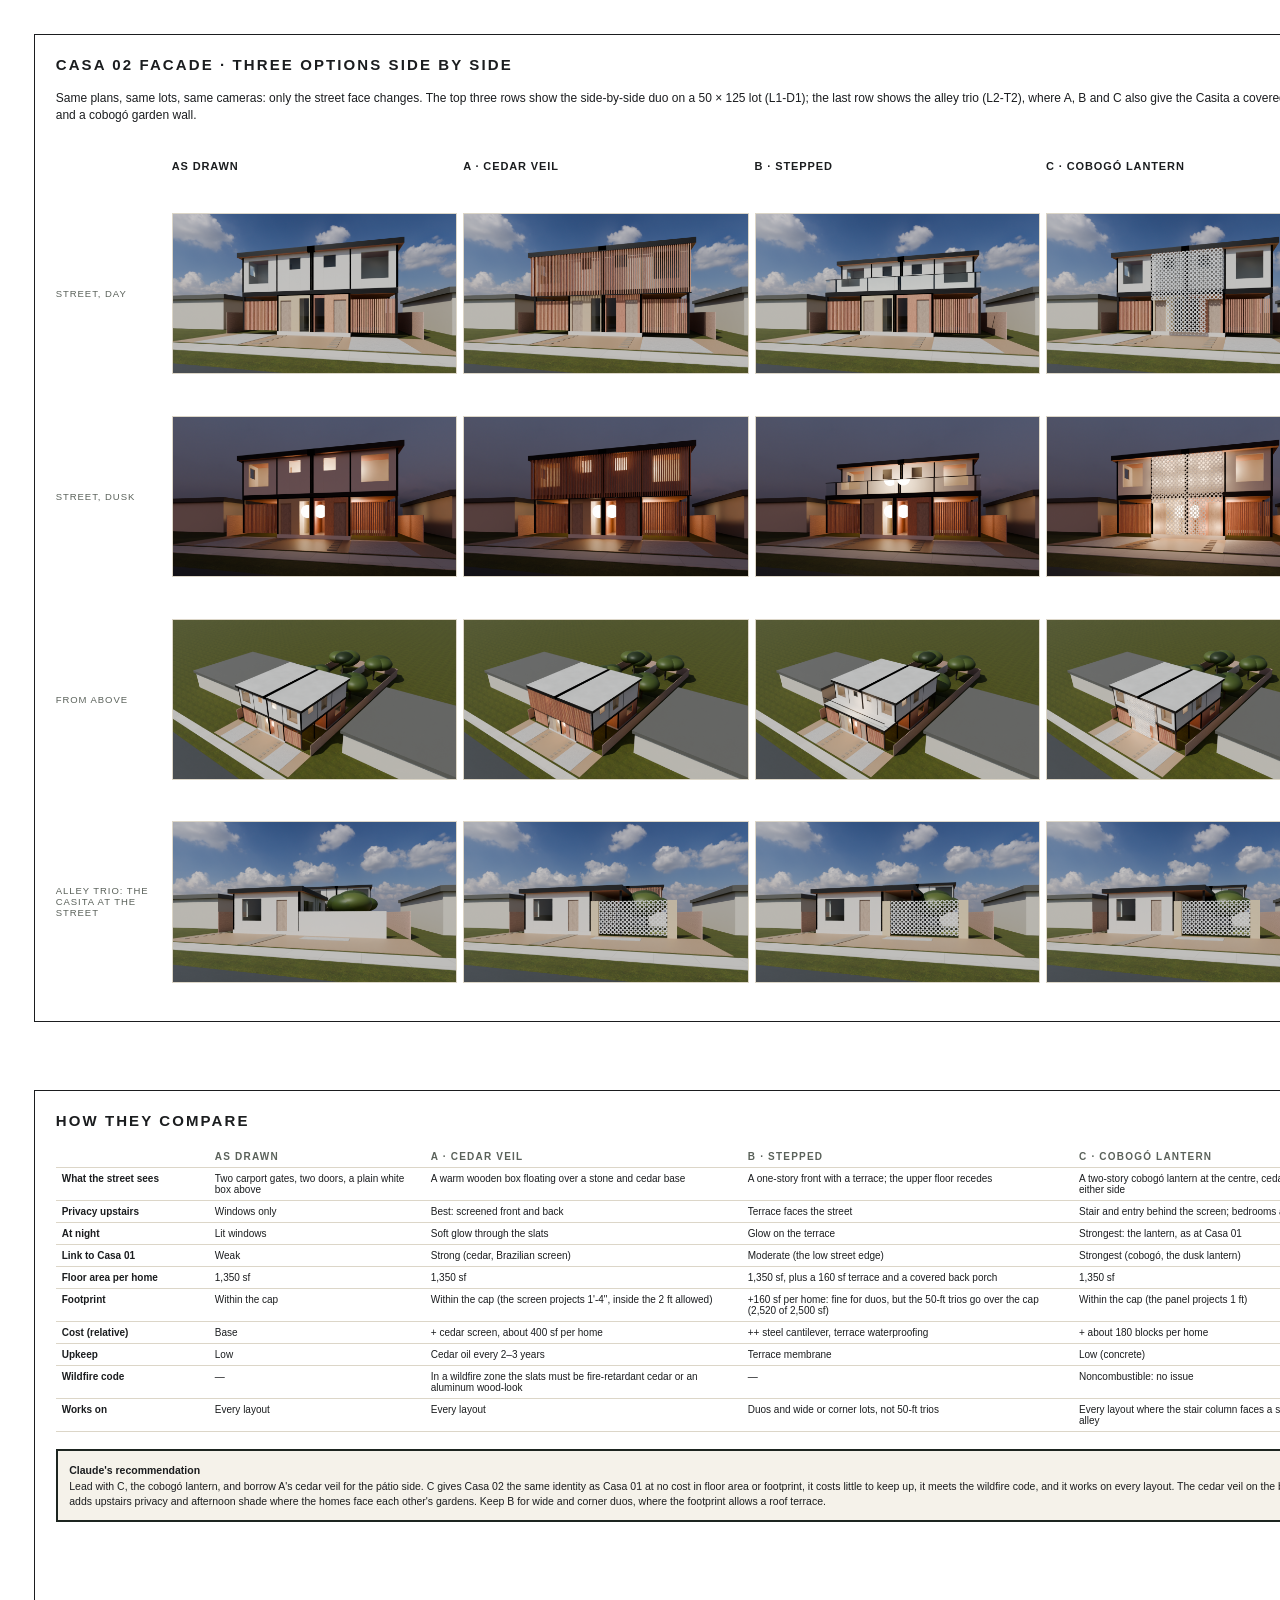
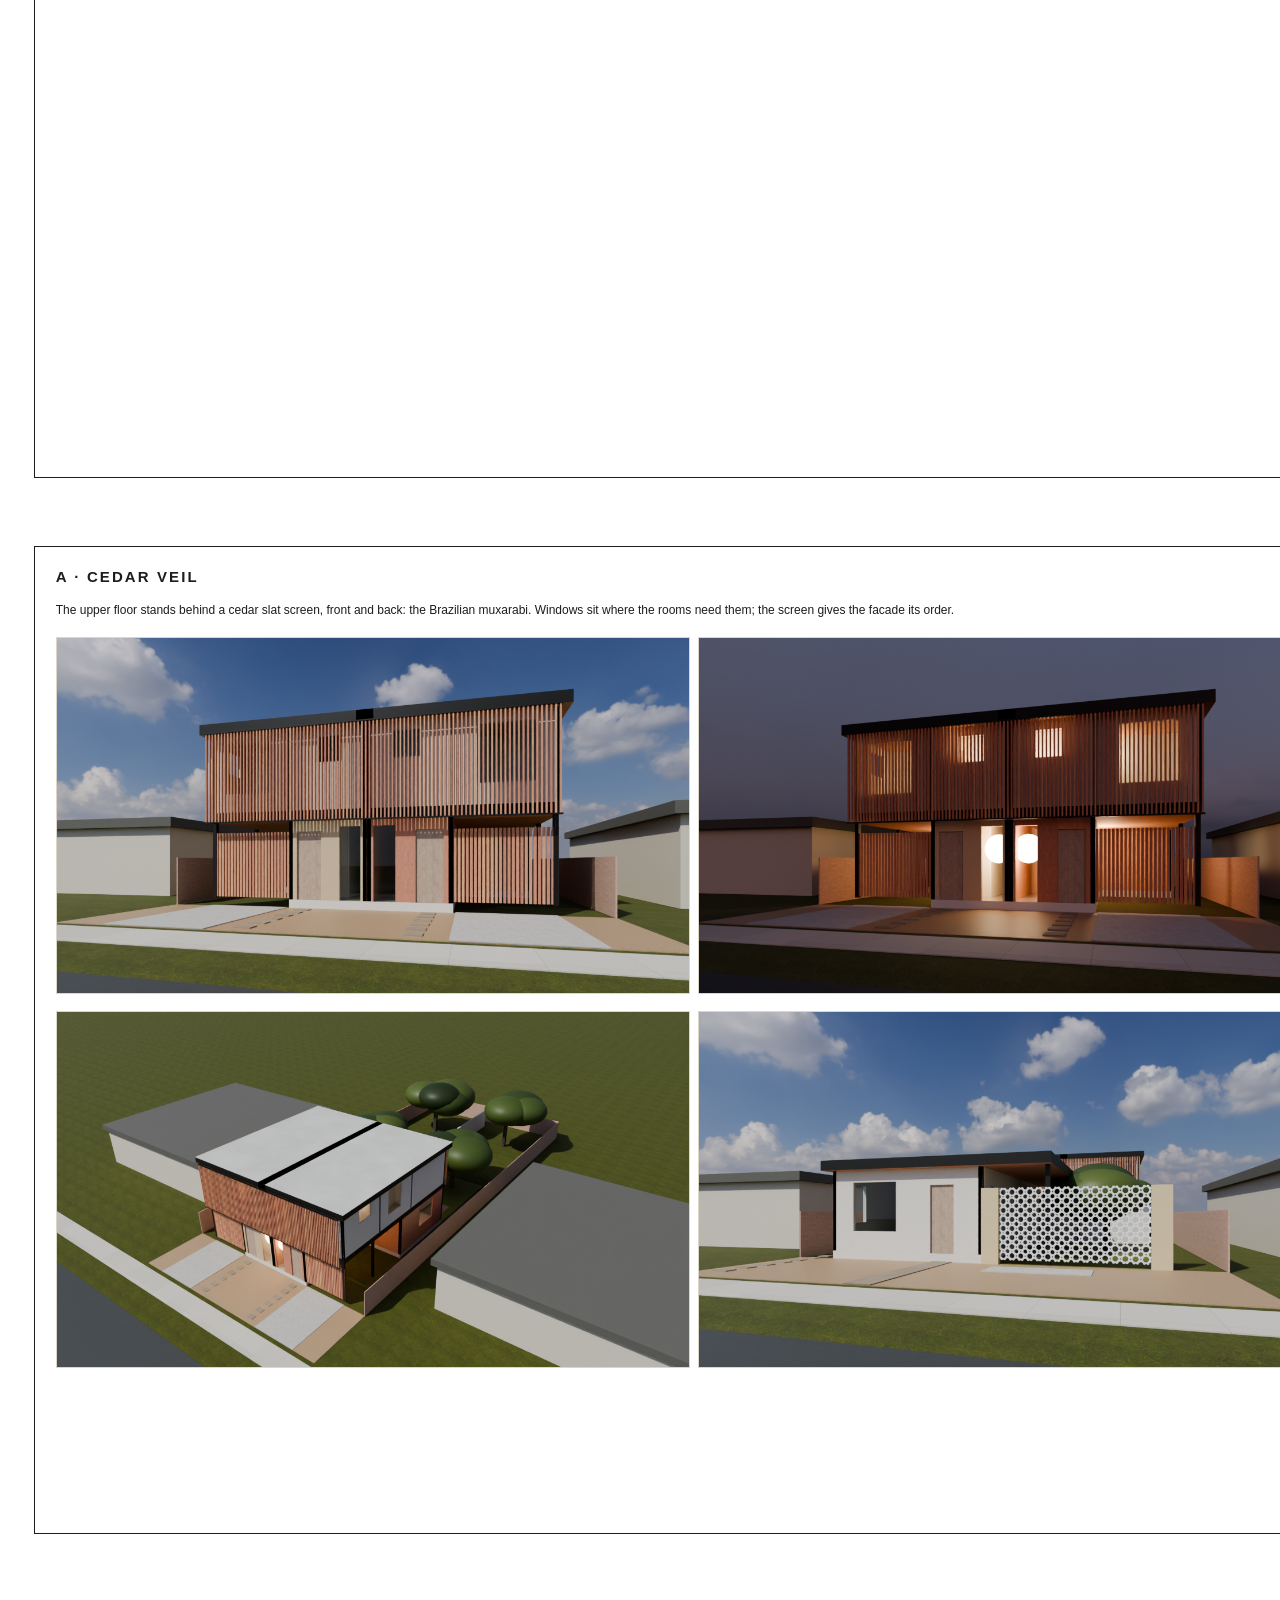
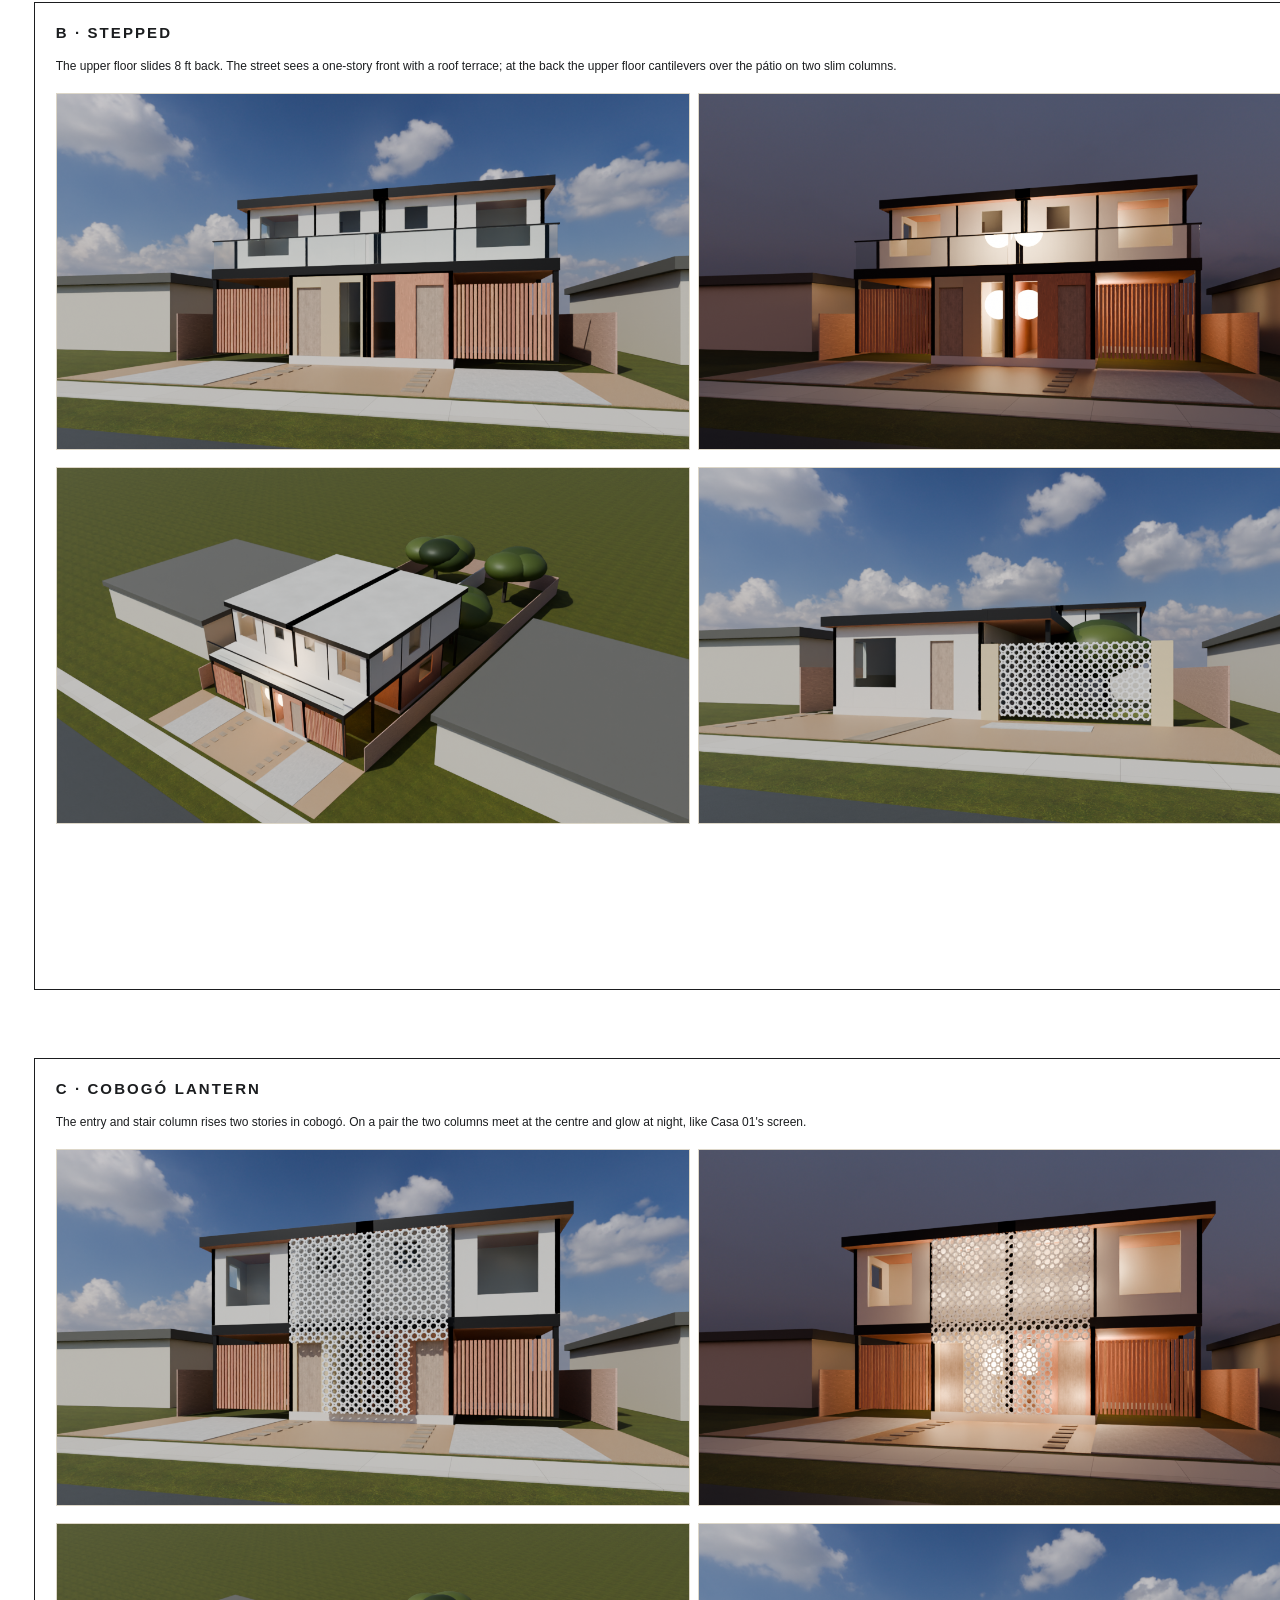
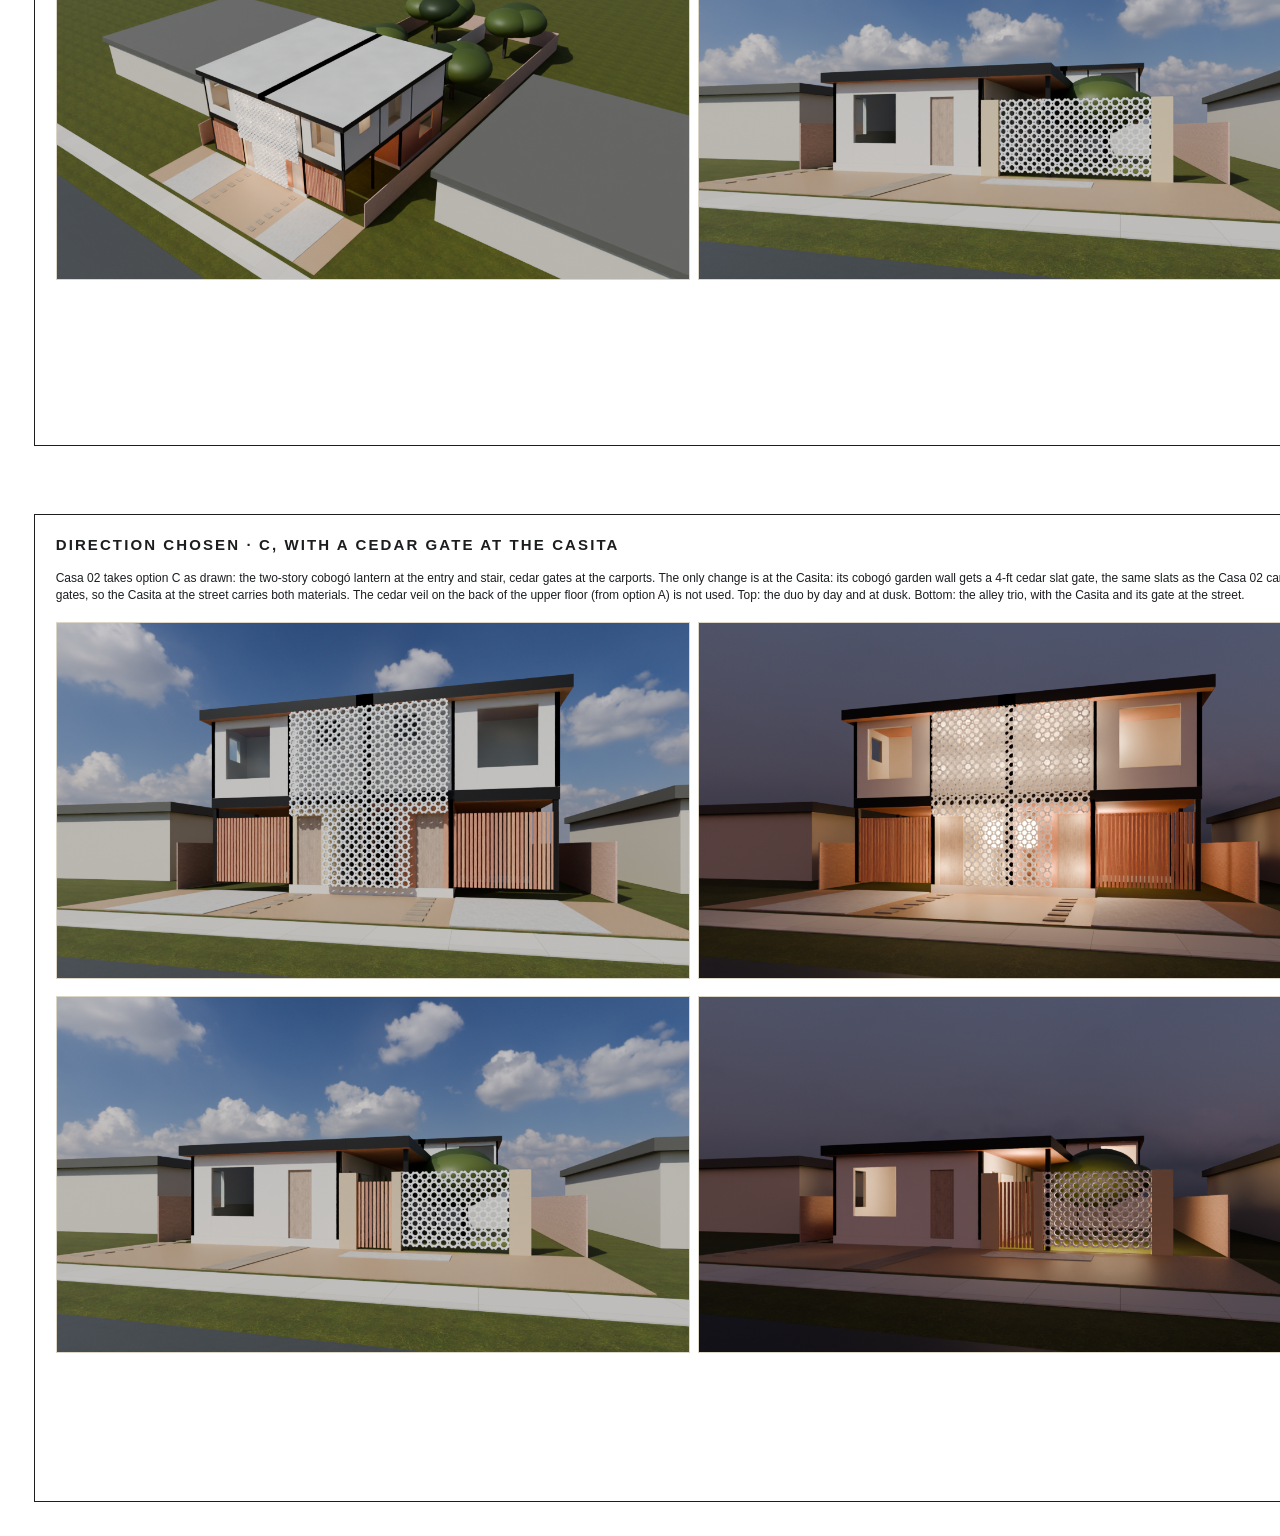
<file: phase2/study/out/facade_options.html>
<!doctype html><html><head><meta charset="utf-8"><title>Casa 02 facade options</title><style>
@page{size:17in 11in;margin:0}
*{box-sizing:border-box}
body{margin:0;font-family:Lato,"Helvetica Neue",Arial,sans-serif;color:#1b1d1f;-webkit-print-color-adjust:exact;print-color-adjust:exact}
.page{width:17in;height:11in;padding:.35in;display:grid;grid-template-columns:1fr 2.3in;gap:.25in;page-break-after:always;overflow:hidden}
.main{border:1.5px solid #1b1d1f;padding:.22in;display:grid;gap:.18in;min-width:0;min-height:0}
.tb{border:1.5px solid #1b1d1f;display:flex;flex-direction:column}
.tb>div{border-bottom:1px solid #1b1d1f;padding:.14in}
.brand{background:#1d2520;color:#ece6d8;font-weight:900;letter-spacing:.14em;text-transform:uppercase;font-size:13px;line-height:1.2}
.brand small{display:block;color:#d2b47c;font-size:9px;margin-top:4px}
.proj{font-family:"Cormorant Garamond",Georgia,serif;font-size:24px;line-height:1.05}
.proj small{display:block;font-family:Lato,Arial;font-size:9px;letter-spacing:.14em;text-transform:uppercase;margin-top:6px;color:#5b625b}
.grow{flex:1}
.kv{display:grid;gap:2px;font-size:11px}.kv span{font-size:8.5px;letter-spacing:.14em;text-transform:uppercase;color:#5b625b;margin-top:6px}
.sheet{font-size:44px;font-weight:900;letter-spacing:-.01em}
.warn{color:#a3361f;font-size:9px;font-weight:900;letter-spacing:.12em;text-transform:uppercase;border-bottom:0!important}
h1{margin:0;font-size:15px;letter-spacing:.14em;text-transform:uppercase}
h2{margin:0 0 6px;font-size:11px;letter-spacing:.14em;text-transform:uppercase;color:#5b625b}
.cols{display:grid;grid-template-columns:1.55fr 1fr;gap:.25in;min-height:0}
.plan{min-height:0;display:flex;align-items:center;justify-content:center}
.plan svg{max-height:100%}
ol.chg{margin:0;padding-left:0;list-style:none;counter-reset:c;display:grid;gap:5px;font-size:10.2px;line-height:1.33}
ol.chg li{counter-increment:c;padding-left:24px;position:relative}
ol.chg li::before{content:counter(c);position:absolute;left:0;top:0;color:#c0392b;font-weight:900;border:1.6px solid #c0392b;
  width:16px;height:14px;font-size:9px;display:grid;place-items:center;clip-path:polygon(50% 0,100% 100%,0 100%);padding-top:3px}
ol.chg b{display:block;font-size:11px}
ul{margin:0;padding-left:16px;font-size:10.5px;line-height:1.4}
table{border-collapse:collapse;width:100%;font-size:10.5px}
td,th{border-bottom:1px solid #dcd6c8;padding:4px 6px;text-align:left;vertical-align:top}
th{font-size:8.5px;letter-spacing:.12em;text-transform:uppercase;color:#5b625b}
td.n{text-align:right;font-variant-numeric:tabular-nums}
.two{display:grid;grid-template-columns:1fr 1fr;gap:.25in;min-height:0}
.cap{font-size:10px;letter-spacing:.14em;text-transform:uppercase;font-weight:900;margin-top:4px}
.box{border:1px solid #dcd6c8;padding:.12in;font-size:10.5px;line-height:1.4}
.box b{display:block;margin-bottom:2px}
.rec{border:2px solid #1d2520;background:#f5f2ea}
.sign{display:grid;grid-template-columns:1fr 1fr 1fr;gap:.2in;font-size:11px}
.sign div{border-top:1px solid #1b1d1f;padding-top:4px}
.chk{display:flex;gap:.3in;font-size:12px}.chk span::before{content:"";display:inline-block;width:12px;height:12px;border:1.5px solid #1b1d1f;margin-right:6px;vertical-align:-2px}
.elev{display:grid;grid-template-rows:1fr auto;min-height:0}

.grid{display:grid;grid-template-columns:110px repeat(4,1fr);gap:6px;align-items:center}
.grid img{width:100%;display:block;border:1px solid #dcd6c8}
.grid .h{font-size:11px;font-weight:900;letter-spacing:.08em;text-transform:uppercase}
.grid .r{font-size:9.5px;letter-spacing:.1em;text-transform:uppercase;color:#5b625b}
.cmp td,.cmp th{font-size:10px;padding:5px 6px;vertical-align:top}
.cmp td:first-child{font-weight:700;width:12%}
.big{display:grid;grid-template-columns:1fr 1fr;gap:8px}
.big img{width:100%;display:block;border:1px solid #dcd6c8}
.lead{font-size:12px;line-height:1.45;margin:0}
</style></head><body><section class="page"><div class="main" style="grid-template-rows:auto auto 1fr;align-content:start"><h1>Casa 02 facade · three options side by side</h1><p class="lead">Same plans, same lots, same cameras: only the street face changes. The top three rows show the side-by-side duo on a 50 × 125 lot (L1-D1); the last row shows the alley trio (L2-T2), where A, B and C also give the Casita a covered porch and a cobogó garden wall.</p><div class="grid"><div></div><div class="h">As drawn</div><div class="h">A · Cedar veil</div><div class="h">B · Stepped</div><div class="h">C · Cobogó lantern</div><div class="r">Street, day</div><img src="base_street.png"><img src="A_street.png"><img src="B_street.png"><img src="C_street.png"><div class="r">Street, dusk</div><img src="base_dusk.png"><img src="A_dusk.png"><img src="B_dusk.png"><img src="C_dusk.png"><div class="r">From above</div><img src="base_aerial.png"><img src="A_aerial.png"><img src="B_aerial.png"><img src="C_aerial.png"><div class="r">Alley trio: the Casita at the street</div><img src="base_alley_trio.png"><img src="A_alley_trio.png"><img src="B_alley_trio.png"><img src="C_alley_trio.png"></div></div><aside class="tb"><div class="brand">Brazilian Modern Homes<small>Residential design · Austin</small></div><div class="proj">Phase 2<br>Casa 02 facade<small>Three-option study</small></div><div class="grow"></div><div class="kv"><span>Sheet title</span><b>All options</b><span>Scale</span><b>3D views</b><span>Date / phase</span><b>Nov 2026 · Concept</b></div><div class="sheet">F-1</div><div class="warn">Low-detail massing. For choosing a direction.</div></aside></section><section class="page"><div class="main" style="grid-template-rows:auto auto auto;align-content:start"><h1>How they compare</h1><table class="cmp"><thead><tr><th></th><th>As drawn</th><th>A · Cedar veil</th><th>B · Stepped</th><th>C · Cobogó lantern</th></tr></thead><tbody><tr><td>What the street sees</td><td>Two carport gates, two doors, a plain white box above</td><td>A warm wooden box floating over a stone and cedar base</td><td>A one-story front with a terrace; the upper floor recedes</td><td>A two-story cobogó lantern at the centre, cedar gates either side</td></tr><tr><td>Privacy upstairs</td><td>Windows only</td><td>Best: screened front and back</td><td>Terrace faces the street</td><td>Stair and entry behind the screen; bedrooms as drawn</td></tr><tr><td>At night</td><td>Lit windows</td><td>Soft glow through the slats</td><td>Glow on the terrace</td><td>Strongest: the lantern, as at Casa 01</td></tr><tr><td>Link to Casa 01</td><td>Weak</td><td>Strong (cedar, Brazilian screen)</td><td>Moderate (the low street edge)</td><td>Strongest (cobogó, the dusk lantern)</td></tr><tr><td>Floor area per home</td><td>1,350 sf</td><td>1,350 sf</td><td>1,350 sf, plus a 160 sf terrace and a covered back porch</td><td>1,350 sf</td></tr><tr><td>Footprint</td><td>Within the cap</td><td>Within the cap (the screen projects 1'-4", inside the 2 ft allowed)</td><td>+160 sf per home: fine for duos, but the 50-ft trios go over the cap (2,520 of 2,500 sf)</td><td>Within the cap (the panel projects 1 ft)</td></tr><tr><td>Cost (relative)</td><td>Base</td><td>+ cedar screen, about 400 sf per home</td><td>++ steel cantilever, terrace waterproofing</td><td>+ about 180 blocks per home</td></tr><tr><td>Upkeep</td><td>Low</td><td>Cedar oil every 2–3 years</td><td>Terrace membrane</td><td>Low (concrete)</td></tr><tr><td>Wildfire code</td><td>—</td><td>In a wildfire zone the slats must be fire-retardant cedar or an aluminum wood-look</td><td>—</td><td>Noncombustible: no issue</td></tr><tr><td>Works on</td><td>Every layout</td><td>Every layout</td><td>Duos and wide or corner lots, not 50-ft trios</td><td>Every layout where the stair column faces a street or alley</td></tr></tbody></table><div class="box rec"><b>Claude's recommendation</b>Lead with C, the cobogó lantern, and borrow A's cedar veil for the pátio side. C gives Casa 02 the same identity as Casa 01 at no cost in floor area or footprint, it costs little to keep up, it meets the wildfire code, and it works on every layout. The cedar veil on the back adds upstairs privacy and afternoon shade where the homes face each other's gardens. Keep B for wide and corner duos, where the footprint allows a roof terrace.</div></div><aside class="tb"><div class="brand">Brazilian Modern Homes<small>Residential design · Austin</small></div><div class="proj">Phase 2<br>Casa 02 facade<small>Three-option study</small></div><div class="grow"></div><div class="kv"><span>Sheet title</span><b>Comparison</b><span>Scale</span><b>3D views</b><span>Date / phase</span><b>Nov 2026 · Concept</b></div><div class="sheet">F-2</div><div class="warn">Low-detail massing. For choosing a direction.</div></aside></section><section class="page"><div class="main" style="grid-template-rows:auto auto auto auto;align-content:start"><h1>A · Cedar veil</h1><p class="lead">The upper floor stands behind a cedar slat screen, front and back: the Brazilian muxarabi. Windows sit where the rooms need them; the screen gives the facade its order.</p><div class="big"><img src="A_street.png"><img src="A_dusk.png"></div><div class="big"><img src="A_aerial.png"><img src="A_alley_trio.png"></div></div><aside class="tb"><div class="brand">Brazilian Modern Homes<small>Residential design · Austin</small></div><div class="proj">Phase 2<br>Casa 02 facade<small>Three-option study</small></div><div class="grow"></div><div class="kv"><span>Sheet title</span><b>A · Cedar veil</b><span>Scale</span><b>3D views</b><span>Date / phase</span><b>Nov 2026 · Concept</b></div><div class="sheet">F-3</div><div class="warn">Low-detail massing. For choosing a direction.</div></aside></section><section class="page"><div class="main" style="grid-template-rows:auto auto auto auto;align-content:start"><h1>B · Stepped</h1><p class="lead">The upper floor slides 8 ft back. The street sees a one-story front with a roof terrace; at the back the upper floor cantilevers over the pátio on two slim columns.</p><div class="big"><img src="B_street.png"><img src="B_dusk.png"></div><div class="big"><img src="B_aerial.png"><img src="B_alley_trio.png"></div></div><aside class="tb"><div class="brand">Brazilian Modern Homes<small>Residential design · Austin</small></div><div class="proj">Phase 2<br>Casa 02 facade<small>Three-option study</small></div><div class="grow"></div><div class="kv"><span>Sheet title</span><b>B · Stepped</b><span>Scale</span><b>3D views</b><span>Date / phase</span><b>Nov 2026 · Concept</b></div><div class="sheet">F-4</div><div class="warn">Low-detail massing. For choosing a direction.</div></aside></section><section class="page"><div class="main" style="grid-template-rows:auto auto auto auto;align-content:start"><h1>C · Cobogó lantern</h1><p class="lead">The entry and stair column rises two stories in cobogó. On a pair the two columns meet at the centre and glow at night, like Casa 01's screen.</p><div class="big"><img src="C_street.png"><img src="C_dusk.png"></div><div class="big"><img src="C_aerial.png"><img src="C_alley_trio.png"></div></div><aside class="tb"><div class="brand">Brazilian Modern Homes<small>Residential design · Austin</small></div><div class="proj">Phase 2<br>Casa 02 facade<small>Three-option study</small></div><div class="grow"></div><div class="kv"><span>Sheet title</span><b>C · Cobogó lantern</b><span>Scale</span><b>3D views</b><span>Date / phase</span><b>Nov 2026 · Concept</b></div><div class="sheet">F-5</div><div class="warn">Low-detail massing. For choosing a direction.</div></aside></section><section class="page"><div class="main" style="grid-template-rows:auto auto auto auto;align-content:start"><h1>Direction chosen · C, with a cedar gate at the Casita</h1><p class="lead">Casa 02 takes option C as drawn: the two-story cobogó lantern at the entry and stair, cedar gates at the carports. The only change is at the Casita: its cobogó garden wall gets a 4-ft cedar slat gate, the same slats as the Casa 02 carport gates, so the Casita at the street carries both materials. The cedar veil on the back of the upper floor (from option A) is not used. Top: the duo by day and at dusk. Bottom: the alley trio, with the Casita and its gate at the street.</p><div class="big"><img src="C_street.png"><img src="C_dusk.png"></div><div class="big"><img src="Cplus_alley_trio.png"><img src="Cplus_alley_dusk.png"></div></div><aside class="tb"><div class="brand">Brazilian Modern Homes<small>Residential design · Austin</small></div><div class="proj">Phase 2<br>Casa 02 facade<small>Three-option study</small></div><div class="grow"></div><div class="kv"><span>Sheet title</span><b>Direction chosen</b><span>Scale</span><b>3D views</b><span>Date / phase</span><b>Nov 2026 · Concept</b></div><div class="sheet">F-6</div><div class="warn">Low-detail massing. For choosing a direction.</div></aside></section></body></html>
</file>
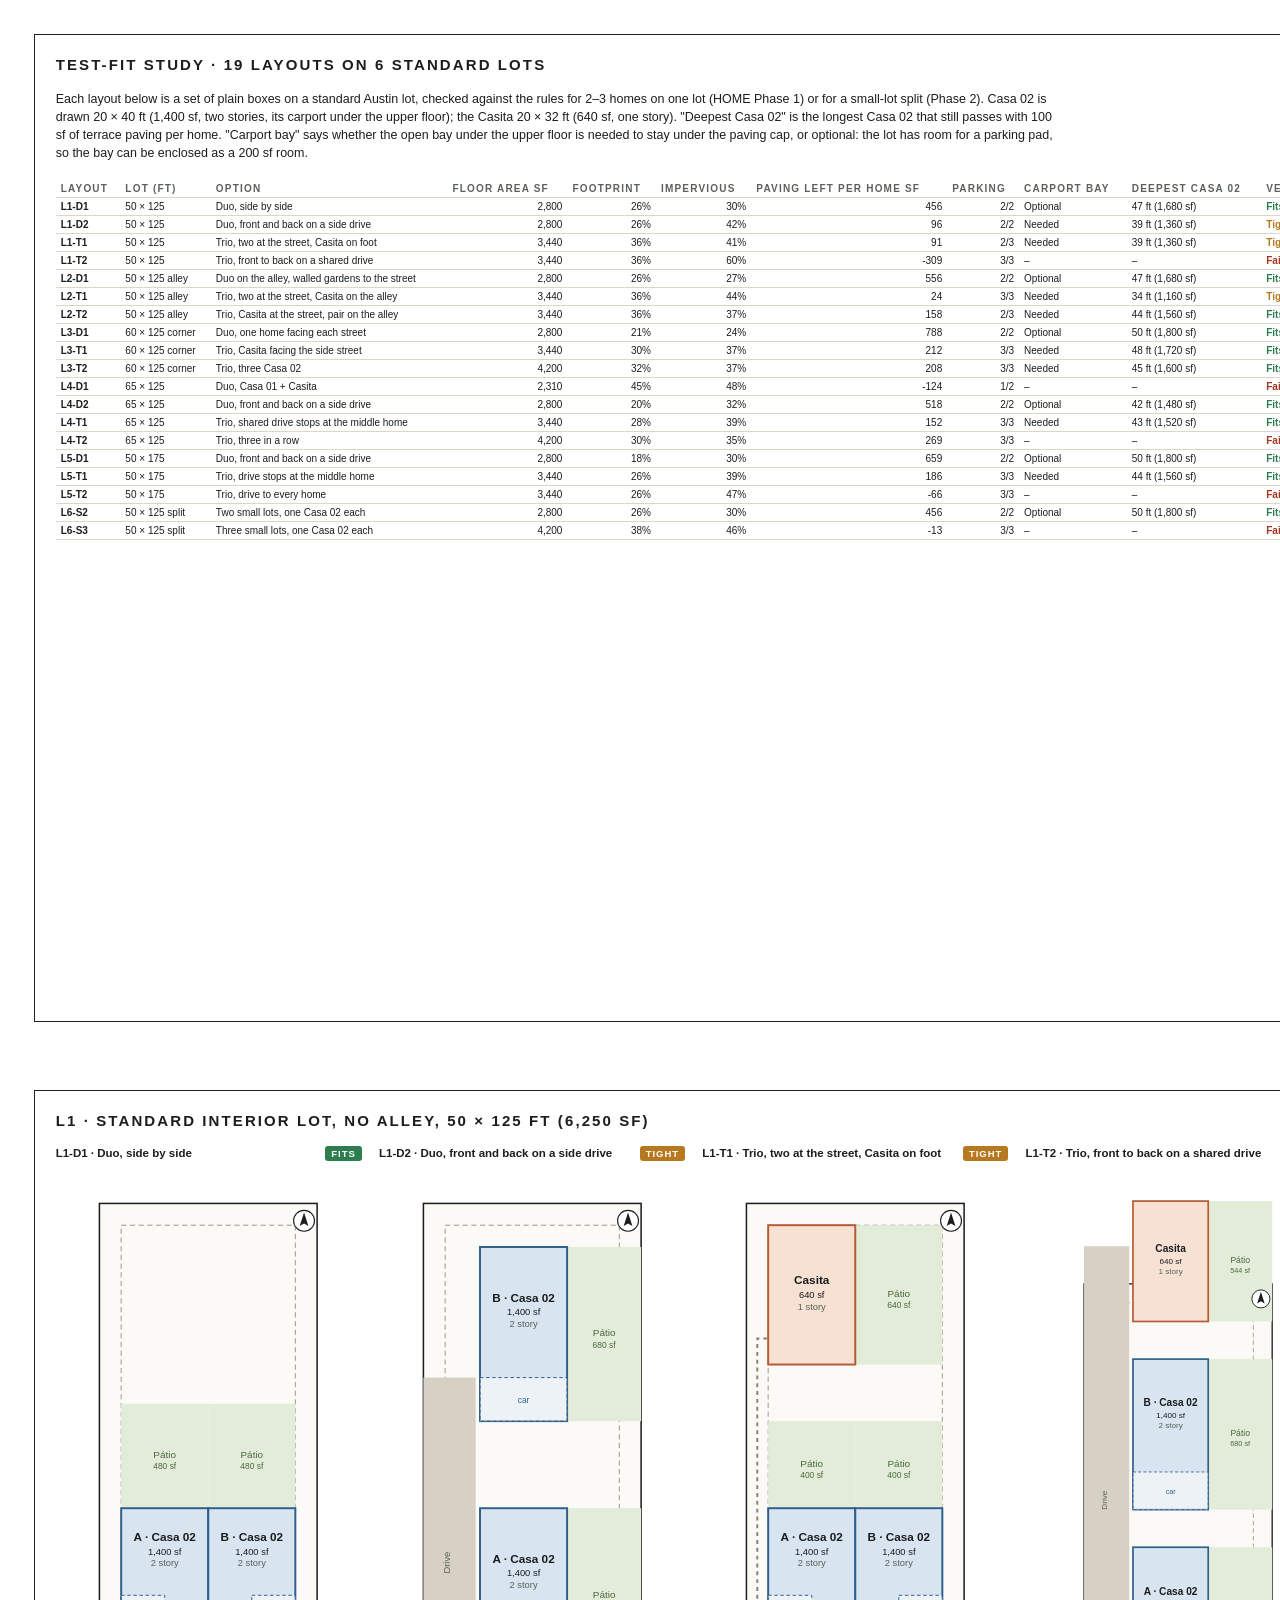
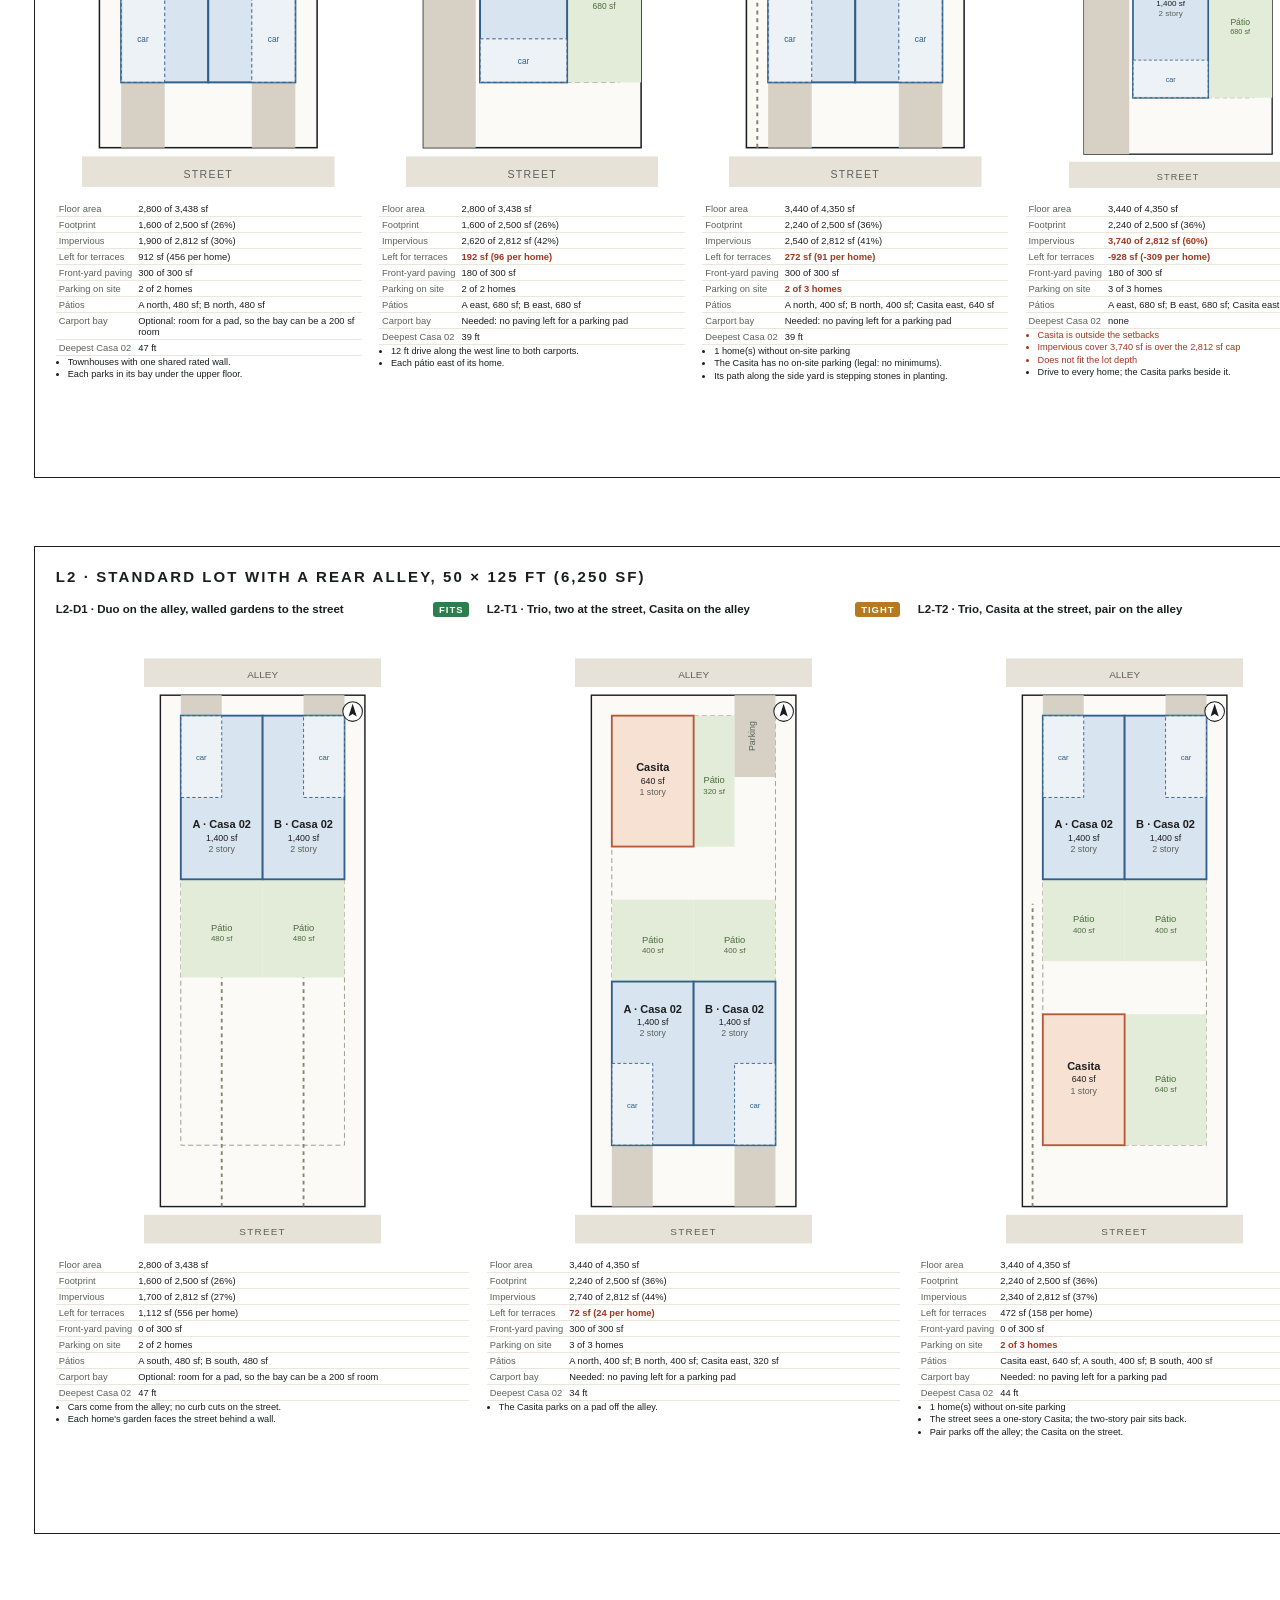
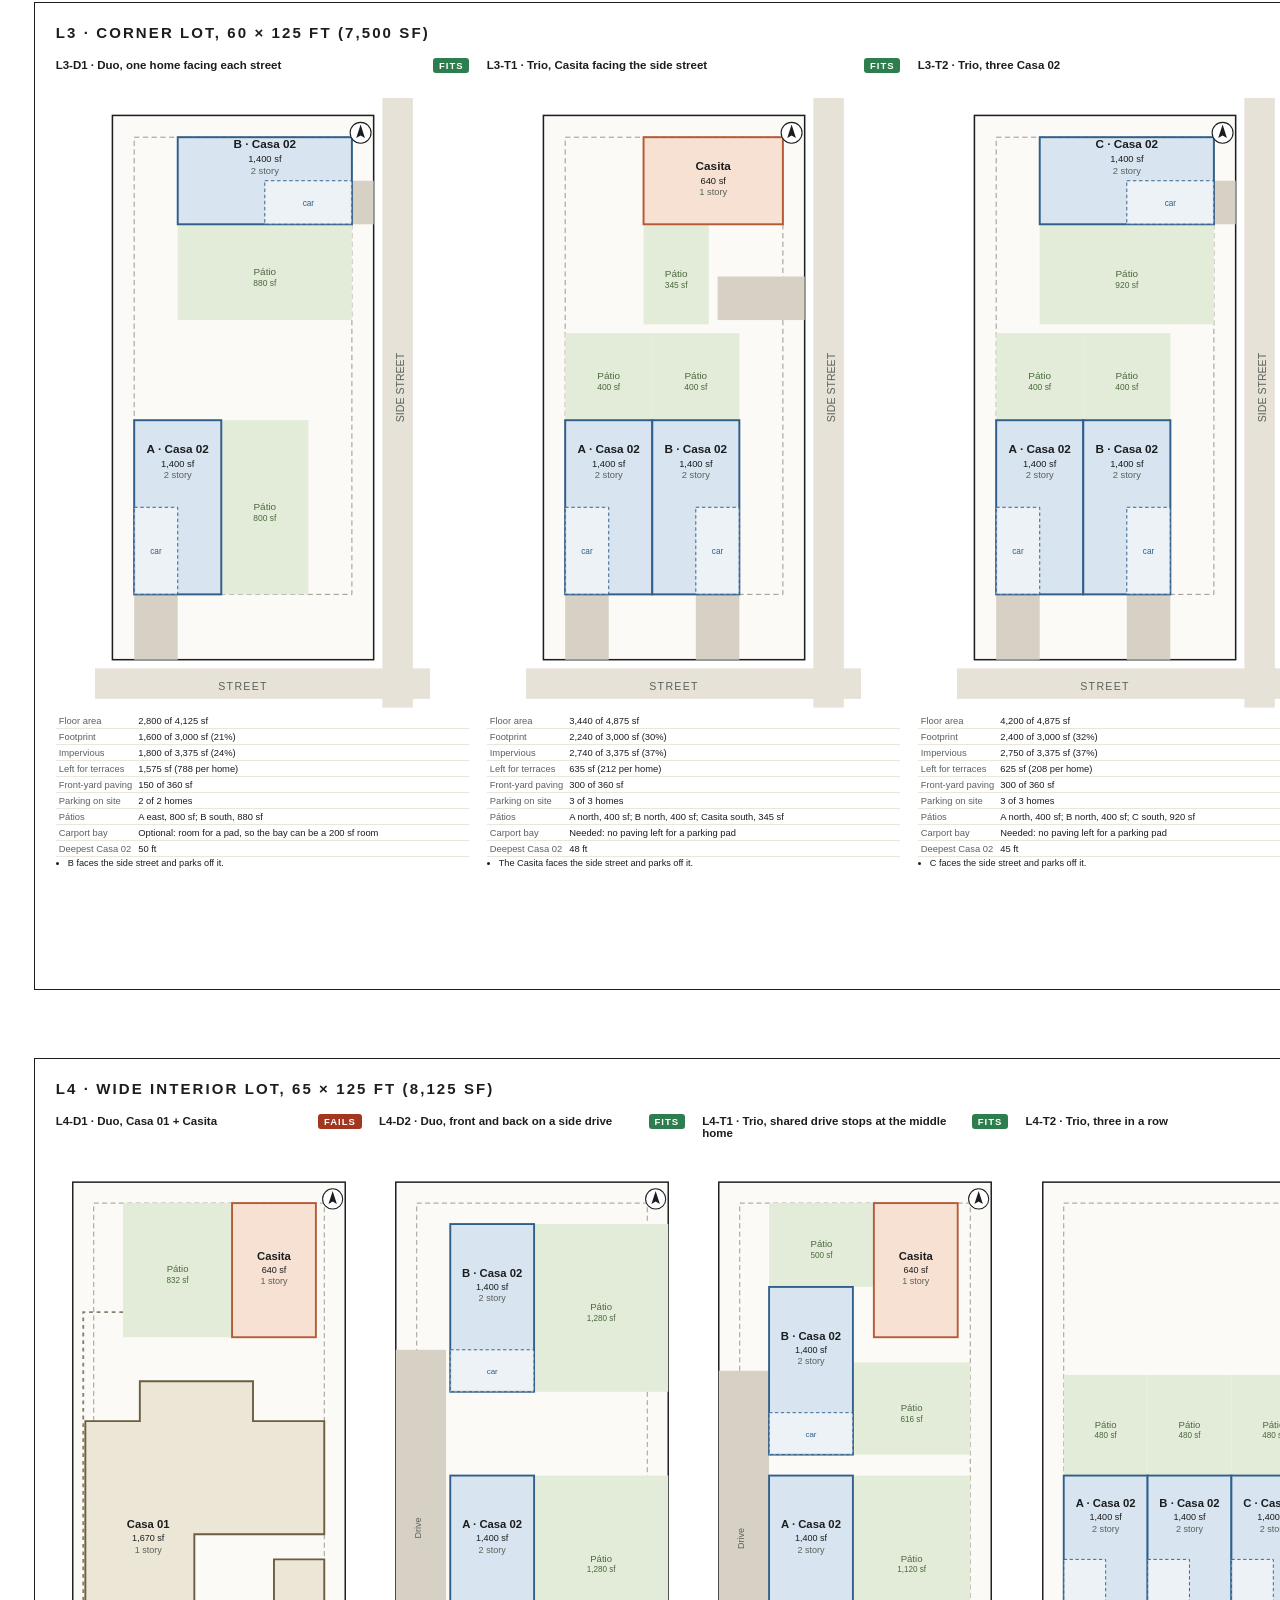
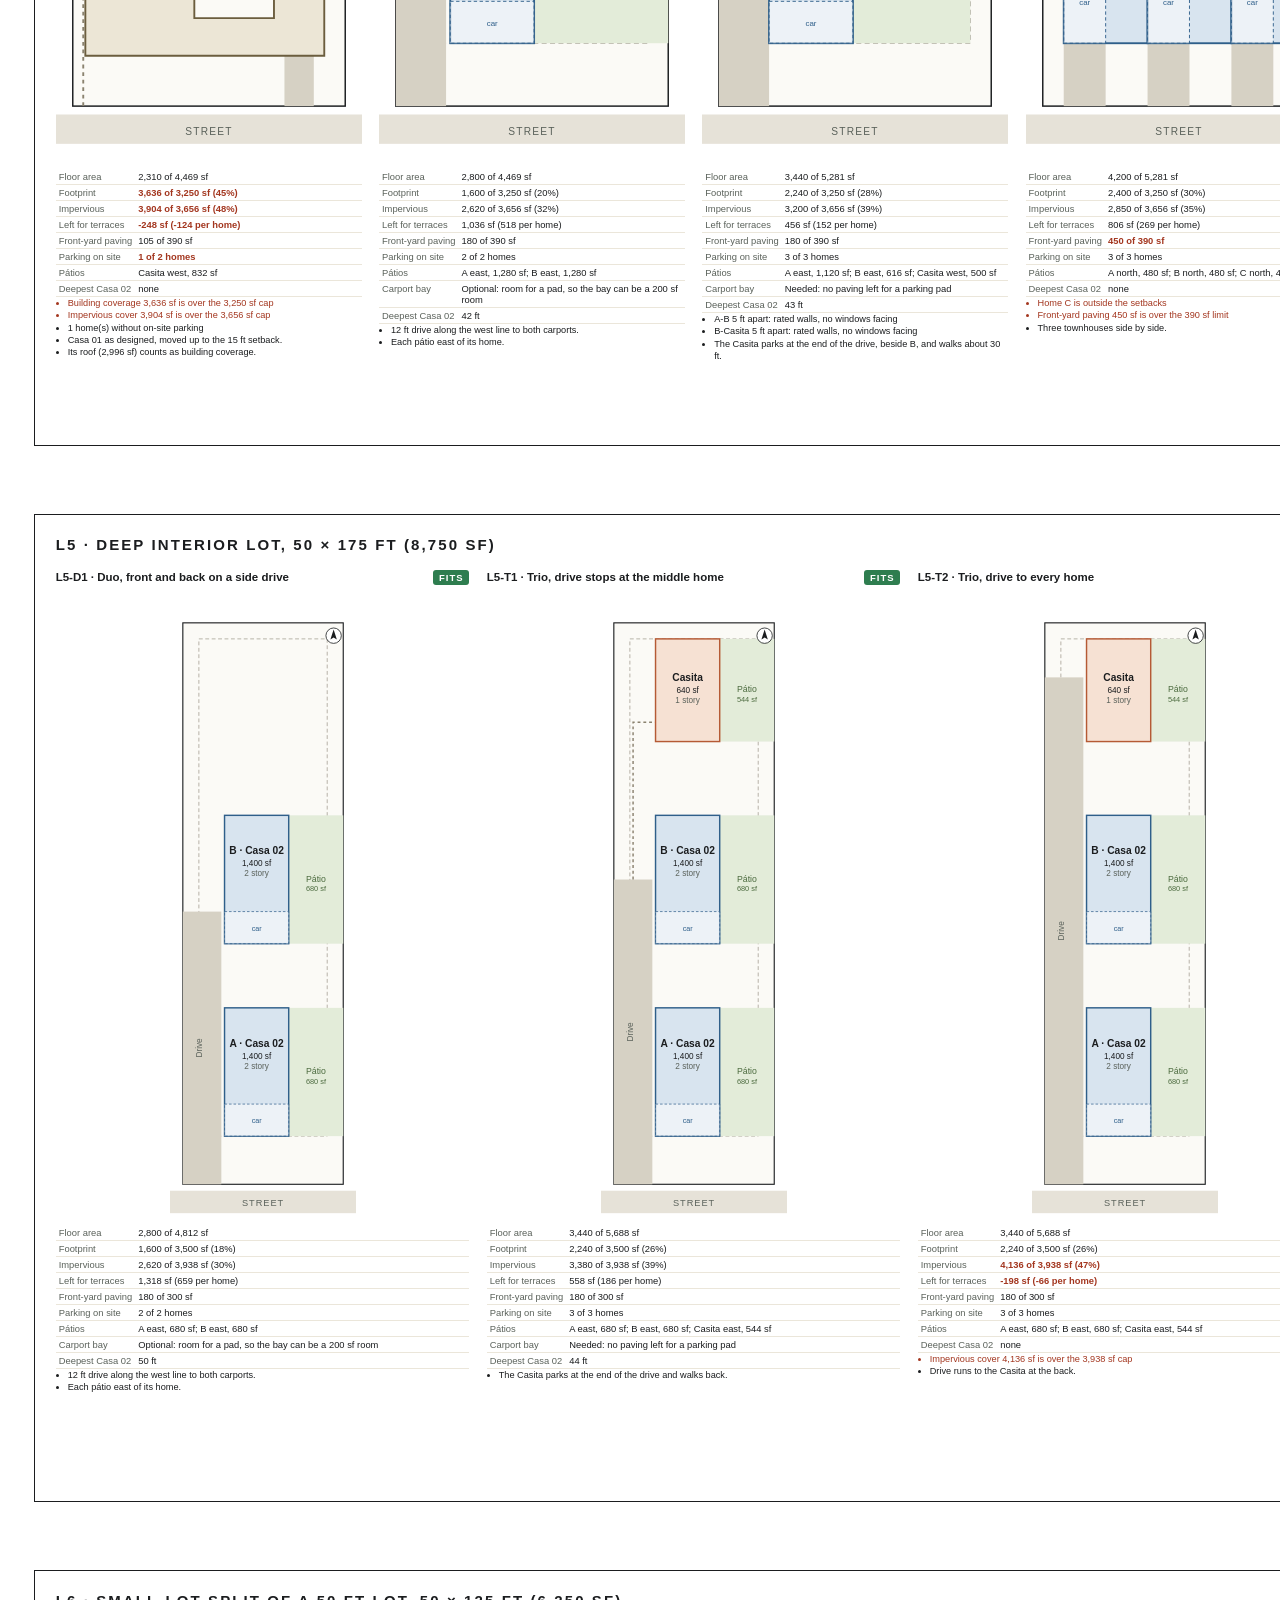
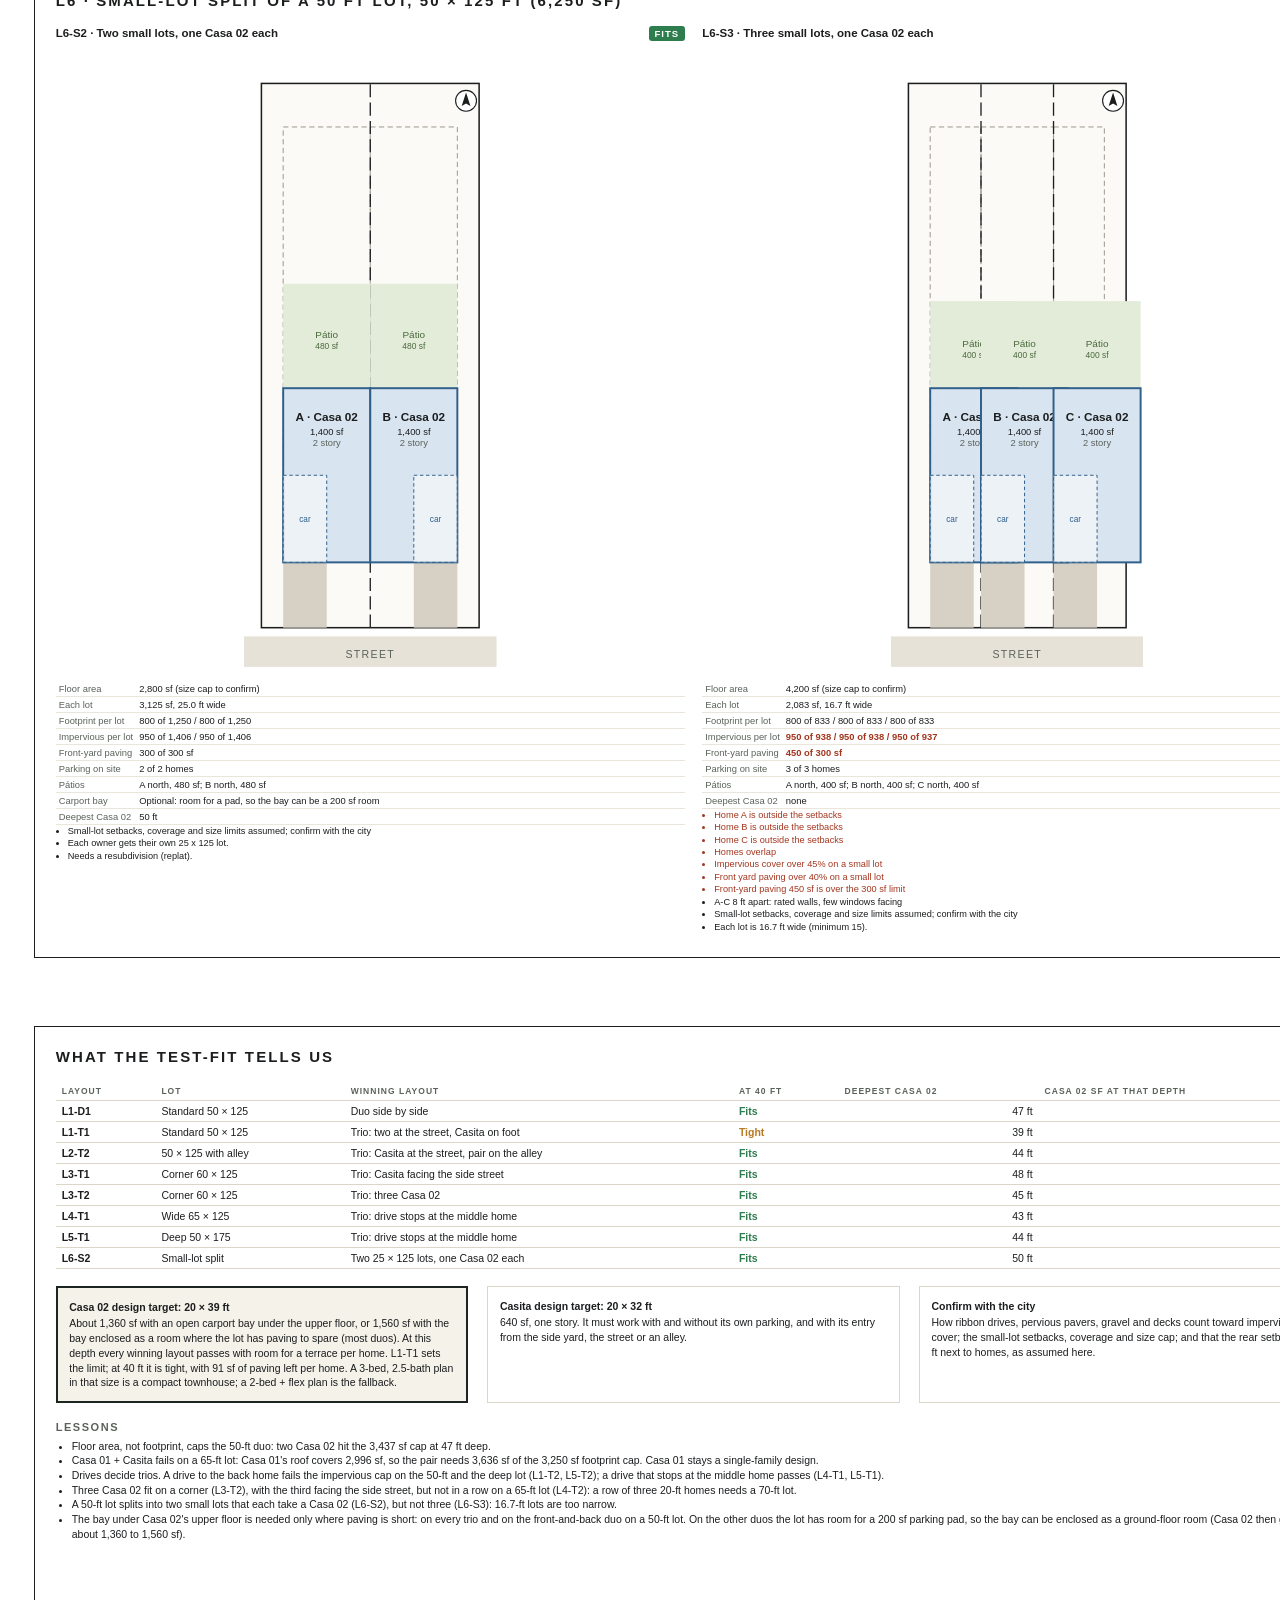
<file: phase2/testfit/out/testfit.html>
<!doctype html><html><head><meta charset="utf-8"><title>Phase 2 test-fit study</title><style>
@page{size:17in 11in;margin:0}
*{box-sizing:border-box}
body{margin:0;font-family:Lato,"Helvetica Neue",Arial,sans-serif;color:#1b1d1f;-webkit-print-color-adjust:exact;print-color-adjust:exact}
.page{width:17in;height:11in;padding:.35in;display:grid;grid-template-columns:1fr 2.3in;gap:.25in;page-break-after:always;overflow:hidden}
.main{border:1.5px solid #1b1d1f;padding:.22in;display:grid;gap:.18in;min-width:0;min-height:0}
.tb{border:1.5px solid #1b1d1f;display:flex;flex-direction:column}
.tb>div{border-bottom:1px solid #1b1d1f;padding:.14in}
.brand{background:#1d2520;color:#ece6d8;font-weight:900;letter-spacing:.14em;text-transform:uppercase;font-size:13px;line-height:1.2}
.brand small{display:block;color:#d2b47c;font-size:9px;margin-top:4px}
.proj{font-family:"Cormorant Garamond",Georgia,serif;font-size:24px;line-height:1.05}
.proj small{display:block;font-family:Lato,Arial;font-size:9px;letter-spacing:.14em;text-transform:uppercase;margin-top:6px;color:#5b625b}
.grow{flex:1}
.kv{display:grid;gap:2px;font-size:11px}.kv span{font-size:8.5px;letter-spacing:.14em;text-transform:uppercase;color:#5b625b;margin-top:6px}
.sheet{font-size:44px;font-weight:900;letter-spacing:-.01em}
.warn{color:#a3361f;font-size:9px;font-weight:900;letter-spacing:.12em;text-transform:uppercase;border-bottom:0!important}
h1{margin:0;font-size:15px;letter-spacing:.14em;text-transform:uppercase}
h2{margin:0 0 6px;font-size:11px;letter-spacing:.14em;text-transform:uppercase;color:#5b625b}
.cols{display:grid;grid-template-columns:1.55fr 1fr;gap:.25in;min-height:0}
.plan{min-height:0;display:flex;align-items:center;justify-content:center}
.plan svg{max-height:100%}
ol.chg{margin:0;padding-left:0;list-style:none;counter-reset:c;display:grid;gap:5px;font-size:10.2px;line-height:1.33}
ol.chg li{counter-increment:c;padding-left:24px;position:relative}
ol.chg li::before{content:counter(c);position:absolute;left:0;top:0;color:#c0392b;font-weight:900;border:1.6px solid #c0392b;
  width:16px;height:14px;font-size:9px;display:grid;place-items:center;clip-path:polygon(50% 0,100% 100%,0 100%);padding-top:3px}
ol.chg b{display:block;font-size:11px}
ul{margin:0;padding-left:16px;font-size:10.5px;line-height:1.4}
table{border-collapse:collapse;width:100%;font-size:10.5px}
td,th{border-bottom:1px solid #dcd6c8;padding:4px 6px;text-align:left;vertical-align:top}
th{font-size:8.5px;letter-spacing:.12em;text-transform:uppercase;color:#5b625b}
td.n{text-align:right;font-variant-numeric:tabular-nums}
.two{display:grid;grid-template-columns:1fr 1fr;gap:.25in;min-height:0}
.cap{font-size:10px;letter-spacing:.14em;text-transform:uppercase;font-weight:900;margin-top:4px}
.box{border:1px solid #dcd6c8;padding:.12in;font-size:10.5px;line-height:1.4}
.box b{display:block;margin-bottom:2px}
.rec{border:2px solid #1d2520;background:#f5f2ea}
.sign{display:grid;grid-template-columns:1fr 1fr 1fr;gap:.2in;font-size:11px}
.sign div{border-top:1px solid #1b1d1f;padding-top:4px}
.chk{display:flex;gap:.3in;font-size:12px}.chk span::before{content:"";display:inline-block;width:12px;height:12px;border:1.5px solid #1b1d1f;margin-right:6px;vertical-align:-2px}
.elev{display:grid;grid-template-rows:1fr auto;min-height:0}

.lots{display:grid;gap:.18in;min-height:0}
.opt{display:grid;grid-template-rows:2.2em auto auto;gap:5px;min-height:0;min-width:0;align-content:start}
.opt .pl{height:6.35in;display:flex;align-items:flex-end;justify-content:center}
.opt .pl svg{height:100%;width:auto;max-width:100%}
.opt h3{margin:0;font-size:11.5px;display:flex;justify-content:space-between;gap:8px;align-items:baseline}
.opt h3 small{font-weight:400;color:#5b625b;font-size:9.5px}
.vd{font-size:9.5px;font-weight:900;letter-spacing:.1em;text-transform:uppercase;padding:2px 6px;border-radius:3px;color:#fff;white-space:nowrap}
.m{font-size:9.4px;border-collapse:collapse;width:100%}
.m td{border-bottom:1px solid #ebe6da;padding:2px 3px;vertical-align:top}
.m td:first-child{color:#5b625b;white-space:nowrap;width:1%}
.m td.x{color:#a3361f;font-weight:700}
.why{font-size:9.2px;line-height:1.35;color:#1b1d1f;margin:0;padding-left:12px}
.why li.f{color:#a3361f}
.sum td,.sum th{font-size:10px;padding:3px 5px}
.lead{font-size:12.5px;line-height:1.45;max-width:10.5in;margin:0}
.k{display:grid;grid-template-columns:1fr 1fr 1fr;gap:.2in}
</style></head><body><section class="page"><div class="main" style="grid-template-rows:auto auto auto;align-content:start"><h1>Test-fit study · 19 layouts on 6 standard lots</h1><p class="lead">Each layout below is a set of plain boxes on a standard Austin lot, checked against the rules for 2–3 homes on one lot (HOME Phase 1) or for a small-lot split (Phase 2). Casa 02 is drawn 20 × 40 ft (1,400 sf, two stories, its carport under the upper floor); the Casita 20 × 32 ft (640 sf, one story). "Deepest Casa 02" is the longest Casa 02 that still passes with 100 sf of terrace paving per home. "Carport bay" says whether the open bay under the upper floor is needed to stay under the paving cap, or optional: the lot has room for a parking pad, so the bay can be enclosed as a 200 sf room.</p><table class="sum"><thead><tr><th>Layout</th><th>Lot (ft)</th><th>Option</th><th class="n">Floor area sf</th><th class="n">Footprint</th><th class="n">Impervious</th><th class="n">Paving left per home sf</th><th class="n">Parking</th><th>Carport bay</th><th>Deepest Casa 02</th><th>Verdict</th></tr></thead><tbody><tr><td><b>L1-D1</b></td><td>50 × 125</td><td>Duo, side by side</td><td class="n">2,800</td><td class="n">26%</td><td class="n">30%</td><td class="n">456</td><td class="n">2/2</td><td>Optional</td><td>47 ft (1,680 sf)</td><td><b style="color:#2e7d4f">Fits</b></td></tr><tr><td><b>L1-D2</b></td><td>50 × 125</td><td>Duo, front and back on a side drive</td><td class="n">2,800</td><td class="n">26%</td><td class="n">42%</td><td class="n">96</td><td class="n">2/2</td><td>Needed</td><td>39 ft (1,360 sf)</td><td><b style="color:#b7791f">Tight</b></td></tr><tr><td><b>L1-T1</b></td><td>50 × 125</td><td>Trio, two at the street, Casita on foot</td><td class="n">3,440</td><td class="n">36%</td><td class="n">41%</td><td class="n">91</td><td class="n">2/3</td><td>Needed</td><td>39 ft (1,360 sf)</td><td><b style="color:#b7791f">Tight</b></td></tr><tr><td><b>L1-T2</b></td><td>50 × 125</td><td>Trio, front to back on a shared drive</td><td class="n">3,440</td><td class="n">36%</td><td class="n">60%</td><td class="n">-309</td><td class="n">3/3</td><td>–</td><td>–</td><td><b style="color:#a3361f">Fails</b></td></tr><tr><td><b>L2-D1</b></td><td>50 × 125 alley</td><td>Duo on the alley, walled gardens to the street</td><td class="n">2,800</td><td class="n">26%</td><td class="n">27%</td><td class="n">556</td><td class="n">2/2</td><td>Optional</td><td>47 ft (1,680 sf)</td><td><b style="color:#2e7d4f">Fits</b></td></tr><tr><td><b>L2-T1</b></td><td>50 × 125 alley</td><td>Trio, two at the street, Casita on the alley</td><td class="n">3,440</td><td class="n">36%</td><td class="n">44%</td><td class="n">24</td><td class="n">3/3</td><td>Needed</td><td>34 ft (1,160 sf)</td><td><b style="color:#b7791f">Tight</b></td></tr><tr><td><b>L2-T2</b></td><td>50 × 125 alley</td><td>Trio, Casita at the street, pair on the alley</td><td class="n">3,440</td><td class="n">36%</td><td class="n">37%</td><td class="n">158</td><td class="n">2/3</td><td>Needed</td><td>44 ft (1,560 sf)</td><td><b style="color:#2e7d4f">Fits</b></td></tr><tr><td><b>L3-D1</b></td><td>60 × 125 corner</td><td>Duo, one home facing each street</td><td class="n">2,800</td><td class="n">21%</td><td class="n">24%</td><td class="n">788</td><td class="n">2/2</td><td>Optional</td><td>50 ft (1,800 sf)</td><td><b style="color:#2e7d4f">Fits</b></td></tr><tr><td><b>L3-T1</b></td><td>60 × 125 corner</td><td>Trio, Casita facing the side street</td><td class="n">3,440</td><td class="n">30%</td><td class="n">37%</td><td class="n">212</td><td class="n">3/3</td><td>Needed</td><td>48 ft (1,720 sf)</td><td><b style="color:#2e7d4f">Fits</b></td></tr><tr><td><b>L3-T2</b></td><td>60 × 125 corner</td><td>Trio, three Casa 02</td><td class="n">4,200</td><td class="n">32%</td><td class="n">37%</td><td class="n">208</td><td class="n">3/3</td><td>Needed</td><td>45 ft (1,600 sf)</td><td><b style="color:#2e7d4f">Fits</b></td></tr><tr><td><b>L4-D1</b></td><td>65 × 125</td><td>Duo, Casa 01 + Casita</td><td class="n">2,310</td><td class="n">45%</td><td class="n">48%</td><td class="n">-124</td><td class="n">1/2</td><td>–</td><td>–</td><td><b style="color:#a3361f">Fails</b></td></tr><tr><td><b>L4-D2</b></td><td>65 × 125</td><td>Duo, front and back on a side drive</td><td class="n">2,800</td><td class="n">20%</td><td class="n">32%</td><td class="n">518</td><td class="n">2/2</td><td>Optional</td><td>42 ft (1,480 sf)</td><td><b style="color:#2e7d4f">Fits</b></td></tr><tr><td><b>L4-T1</b></td><td>65 × 125</td><td>Trio, shared drive stops at the middle home</td><td class="n">3,440</td><td class="n">28%</td><td class="n">39%</td><td class="n">152</td><td class="n">3/3</td><td>Needed</td><td>43 ft (1,520 sf)</td><td><b style="color:#2e7d4f">Fits</b></td></tr><tr><td><b>L4-T2</b></td><td>65 × 125</td><td>Trio, three in a row</td><td class="n">4,200</td><td class="n">30%</td><td class="n">35%</td><td class="n">269</td><td class="n">3/3</td><td>–</td><td>–</td><td><b style="color:#a3361f">Fails</b></td></tr><tr><td><b>L5-D1</b></td><td>50 × 175</td><td>Duo, front and back on a side drive</td><td class="n">2,800</td><td class="n">18%</td><td class="n">30%</td><td class="n">659</td><td class="n">2/2</td><td>Optional</td><td>50 ft (1,800 sf)</td><td><b style="color:#2e7d4f">Fits</b></td></tr><tr><td><b>L5-T1</b></td><td>50 × 175</td><td>Trio, drive stops at the middle home</td><td class="n">3,440</td><td class="n">26%</td><td class="n">39%</td><td class="n">186</td><td class="n">3/3</td><td>Needed</td><td>44 ft (1,560 sf)</td><td><b style="color:#2e7d4f">Fits</b></td></tr><tr><td><b>L5-T2</b></td><td>50 × 175</td><td>Trio, drive to every home</td><td class="n">3,440</td><td class="n">26%</td><td class="n">47%</td><td class="n">-66</td><td class="n">3/3</td><td>–</td><td>–</td><td><b style="color:#a3361f">Fails</b></td></tr><tr><td><b>L6-S2</b></td><td>50 × 125 split</td><td>Two small lots, one Casa 02 each</td><td class="n">2,800</td><td class="n">26%</td><td class="n">30%</td><td class="n">456</td><td class="n">2/2</td><td>Optional</td><td>50 ft (1,800 sf)</td><td><b style="color:#2e7d4f">Fits</b></td></tr><tr><td><b>L6-S3</b></td><td>50 × 125 split</td><td>Three small lots, one Casa 02 each</td><td class="n">4,200</td><td class="n">38%</td><td class="n">46%</td><td class="n">-13</td><td class="n">3/3</td><td>–</td><td>–</td><td><b style="color:#a3361f">Fails</b></td></tr></tbody></table></div><aside class="tb"><div class="brand">Brazilian Modern Homes<small>Residential design · Austin</small></div><div class="proj">Phase 2<br>Duo + Trio<small>Test-fit study · massing only</small></div><div class="grow"></div><div class="kv"><span>Sheet title</span><b>Summary</b><span>Scale</span><b>As noted</b><span>Date / phase</span><b>Nov 2026 · Phase 2 study</b></div><div class="sheet">T-0</div><div class="warn">Concept study. Rules to confirm with the city.</div></aside></section><section class="page"><div class="main" style="grid-template-rows:auto 1fr"><h1>L1 · Standard interior lot, no alley, 50 × 125 ft (6,250 sf)</h1><div class="lots" style="grid-template-columns:repeat(4,1fr)"><div class="opt"><h3><span>L1-D1 · Duo, side by side</span><span class="vd" style="background:#2e7d4f">Fits</span></h3><div class="pl"><svg xmlns="http://www.w3.org/2000/svg" viewBox="0 0 58.00 140.00" font-family="Lato, Helvetica Neue, Arial, sans-serif"><rect x="0" y="131.00" width="58.00" height="7" fill="#e6e2d8"/><text x="29.00" y="135.90" font-size="2.43" text-anchor="middle" fill="#5b625b" letter-spacing=".3">STREET</text><rect x="4.00" y="4.00" width="50.00" height="125.00" fill="#fbfaf6" stroke="#1b1d1f" stroke-width=".35"/><rect x="9.00" y="9.00" width="40.00" height="105.00" fill="none" stroke="#9a9488" stroke-width=".22" stroke-dasharray="1.2 .8"/><rect x="9.00" y="50.00" width="20.00" height="24.00" fill="#e3ecd9" stroke="none"/><text x="19.00" y="62.54" font-size="2.29" font-weight="400" fill="#4b6a3e" text-anchor="middle">Pátio</text><text x="19.00" y="65.10" font-size="1.94" font-weight="400" fill="#4b6a3e" text-anchor="middle">480 sf</text><rect x="29.00" y="50.00" width="20.00" height="24.00" fill="#e3ecd9" stroke="none"/><text x="39.00" y="62.54" font-size="2.29" font-weight="400" fill="#4b6a3e" text-anchor="middle">Pátio</text><text x="39.00" y="65.10" font-size="1.94" font-weight="400" fill="#4b6a3e" text-anchor="middle">480 sf</text><rect x="9.00" y="114.00" width="10.00" height="15.00" fill="#d6d1c4" stroke="none"/><rect x="39.00" y="114.00" width="10.00" height="15.00" fill="#d6d1c4" stroke="none"/><rect x="9.00" y="74.00" width="20.00" height="40.00" fill="#d8e4ef" stroke="#2f5f8a" stroke-width=".45"/><rect x="9.00" y="94.00" width="10.00" height="20.00" fill="#ffffff" fill-opacity=".55" stroke="#2f5f8a" stroke-width=".22" stroke-dasharray=".8 .6"/><text x="14.00" y="104.81" font-size="1.89" font-weight="400" fill="#2f5f8a" text-anchor="middle">car</text><text x="19.00" y="81.57" font-size="2.70" font-weight="700" fill="#1b1d1f" text-anchor="middle">A · Casa 02</text><text x="19.00" y="84.67" font-size="2.16" font-weight="400" fill="#1b1d1f" text-anchor="middle">1,400 sf</text><text x="19.00" y="87.38" font-size="2.16" font-weight="400" fill="#5b625b" text-anchor="middle">2 story</text><rect x="29.00" y="74.00" width="20.00" height="40.00" fill="#d8e4ef" stroke="#2f5f8a" stroke-width=".45"/><rect x="39.00" y="94.00" width="10.00" height="20.00" fill="#ffffff" fill-opacity=".55" stroke="#2f5f8a" stroke-width=".22" stroke-dasharray=".8 .6"/><text x="44.00" y="104.81" font-size="1.89" font-weight="400" fill="#2f5f8a" text-anchor="middle">car</text><text x="39.00" y="81.57" font-size="2.70" font-weight="700" fill="#1b1d1f" text-anchor="middle">B · Casa 02</text><text x="39.00" y="84.67" font-size="2.16" font-weight="400" fill="#1b1d1f" text-anchor="middle">1,400 sf</text><text x="39.00" y="87.38" font-size="2.16" font-weight="400" fill="#5b625b" text-anchor="middle">2 story</text><g transform="translate(51.00 8.00)"><circle r="2.4" fill="#fff" stroke="#1b1d1f" stroke-width=".25"/><path d="M0 -1.9 L1 1.2 L0 .6 L-1 1.2 Z" fill="#1b1d1f"/></g></svg></div><div><table class="m"><tr><td>Floor area</td><td class="">2,800 of 3,438 sf</td></tr><tr><td>Footprint</td><td class="">1,600 of 2,500 sf (26%)</td></tr><tr><td>Impervious</td><td class="">1,900 of 2,812 sf (30%)</td></tr><tr><td>Left for terraces</td><td class="">912 sf (456 per home)</td></tr><tr><td>Front-yard paving</td><td class="">300 of 300 sf</td></tr><tr><td>Parking on site</td><td class="">2 of 2 homes</td></tr><tr><td>Pátios</td><td class="">A north, 480 sf; B north, 480 sf</td></tr><tr><td>Carport bay</td><td class="">Optional: room for a pad, so the bay can be a 200 sf room</td></tr><tr><td>Deepest Casa 02</td><td>47 ft</td></tr></table><ul class="why"><li>Townhouses with one shared rated wall.</li><li>Each parks in its bay under the upper floor.</li></ul></div></div><div class="opt"><h3><span>L1-D2 · Duo, front and back on a side drive</span><span class="vd" style="background:#b7791f">Tight</span></h3><div class="pl"><svg xmlns="http://www.w3.org/2000/svg" viewBox="0 0 58.00 140.00" font-family="Lato, Helvetica Neue, Arial, sans-serif"><rect x="0" y="131.00" width="58.00" height="7" fill="#e6e2d8"/><text x="29.00" y="135.90" font-size="2.43" text-anchor="middle" fill="#5b625b" letter-spacing=".3">STREET</text><rect x="4.00" y="4.00" width="50.00" height="125.00" fill="#fbfaf6" stroke="#1b1d1f" stroke-width=".35"/><rect x="9.00" y="9.00" width="40.00" height="105.00" fill="none" stroke="#9a9488" stroke-width=".22" stroke-dasharray="1.2 .8"/><rect x="37.00" y="74.00" width="17.00" height="40.00" fill="#e3ecd9" stroke="none"/><text x="45.50" y="94.54" font-size="2.29" font-weight="400" fill="#4b6a3e" text-anchor="middle">Pátio</text><text x="45.50" y="97.11" font-size="1.94" font-weight="400" fill="#4b6a3e" text-anchor="middle">680 sf</text><rect x="37.00" y="14.00" width="17.00" height="40.00" fill="#e3ecd9" stroke="none"/><text x="45.50" y="34.54" font-size="2.29" font-weight="400" fill="#4b6a3e" text-anchor="middle">Pátio</text><text x="45.50" y="37.11" font-size="1.94" font-weight="400" fill="#4b6a3e" text-anchor="middle">680 sf</text><rect x="4.00" y="44.00" width="12.00" height="85.00" fill="#d6d1c4" stroke="none"/><text x="10.00" y="86.50" font-size="2.16" font-weight="400" fill="#5b625b" text-anchor="middle" transform="rotate(-90 10.00 86.50)">Drive</text><rect x="17.00" y="74.00" width="20.00" height="40.00" fill="#d8e4ef" stroke="#2f5f8a" stroke-width=".45"/><rect x="17.00" y="104.00" width="20.00" height="10.00" fill="#ffffff" fill-opacity=".55" stroke="#2f5f8a" stroke-width=".22" stroke-dasharray=".8 .6"/><text x="27.00" y="109.81" font-size="1.89" font-weight="400" fill="#2f5f8a" text-anchor="middle">car</text><text x="27.00" y="86.57" font-size="2.70" font-weight="700" fill="#1b1d1f" text-anchor="middle">A · Casa 02</text><text x="27.00" y="89.67" font-size="2.16" font-weight="400" fill="#1b1d1f" text-anchor="middle">1,400 sf</text><text x="27.00" y="92.38" font-size="2.16" font-weight="400" fill="#5b625b" text-anchor="middle">2 story</text><rect x="17.00" y="14.00" width="20.00" height="40.00" fill="#d8e4ef" stroke="#2f5f8a" stroke-width=".45"/><rect x="17.00" y="44.00" width="20.00" height="10.00" fill="#ffffff" fill-opacity=".55" stroke="#2f5f8a" stroke-width=".22" stroke-dasharray=".8 .6"/><text x="27.00" y="49.81" font-size="1.89" font-weight="400" fill="#2f5f8a" text-anchor="middle">car</text><text x="27.00" y="26.57" font-size="2.70" font-weight="700" fill="#1b1d1f" text-anchor="middle">B · Casa 02</text><text x="27.00" y="29.67" font-size="2.16" font-weight="400" fill="#1b1d1f" text-anchor="middle">1,400 sf</text><text x="27.00" y="32.38" font-size="2.16" font-weight="400" fill="#5b625b" text-anchor="middle">2 story</text><g transform="translate(51.00 8.00)"><circle r="2.4" fill="#fff" stroke="#1b1d1f" stroke-width=".25"/><path d="M0 -1.9 L1 1.2 L0 .6 L-1 1.2 Z" fill="#1b1d1f"/></g></svg></div><div><table class="m"><tr><td>Floor area</td><td class="">2,800 of 3,438 sf</td></tr><tr><td>Footprint</td><td class="">1,600 of 2,500 sf (26%)</td></tr><tr><td>Impervious</td><td class="">2,620 of 2,812 sf (42%)</td></tr><tr><td>Left for terraces</td><td class="x">192 sf (96 per home)</td></tr><tr><td>Front-yard paving</td><td class="">180 of 300 sf</td></tr><tr><td>Parking on site</td><td class="">2 of 2 homes</td></tr><tr><td>Pátios</td><td class="">A east, 680 sf; B east, 680 sf</td></tr><tr><td>Carport bay</td><td class="">Needed: no paving left for a parking pad</td></tr><tr><td>Deepest Casa 02</td><td>39 ft</td></tr></table><ul class="why"><li>12 ft drive along the west line to both carports.</li><li>Each pátio east of its home.</li></ul></div></div><div class="opt"><h3><span>L1-T1 · Trio, two at the street, Casita on foot</span><span class="vd" style="background:#b7791f">Tight</span></h3><div class="pl"><svg xmlns="http://www.w3.org/2000/svg" viewBox="0 0 58.00 140.00" font-family="Lato, Helvetica Neue, Arial, sans-serif"><rect x="0" y="131.00" width="58.00" height="7" fill="#e6e2d8"/><text x="29.00" y="135.90" font-size="2.43" text-anchor="middle" fill="#5b625b" letter-spacing=".3">STREET</text><rect x="4.00" y="4.00" width="50.00" height="125.00" fill="#fbfaf6" stroke="#1b1d1f" stroke-width=".35"/><rect x="9.00" y="9.00" width="40.00" height="105.00" fill="none" stroke="#9a9488" stroke-width=".22" stroke-dasharray="1.2 .8"/><rect x="9.00" y="54.00" width="20.00" height="20.00" fill="#e3ecd9" stroke="none"/><text x="19.00" y="64.54" font-size="2.29" font-weight="400" fill="#4b6a3e" text-anchor="middle">Pátio</text><text x="19.00" y="67.10" font-size="1.94" font-weight="400" fill="#4b6a3e" text-anchor="middle">400 sf</text><rect x="29.00" y="54.00" width="20.00" height="20.00" fill="#e3ecd9" stroke="none"/><text x="39.00" y="64.54" font-size="2.29" font-weight="400" fill="#4b6a3e" text-anchor="middle">Pátio</text><text x="39.00" y="67.10" font-size="1.94" font-weight="400" fill="#4b6a3e" text-anchor="middle">400 sf</text><rect x="29.00" y="9.00" width="20.00" height="32.00" fill="#e3ecd9" stroke="none"/><text x="39.00" y="25.54" font-size="2.29" font-weight="400" fill="#4b6a3e" text-anchor="middle">Pátio</text><text x="39.00" y="28.11" font-size="1.94" font-weight="400" fill="#4b6a3e" text-anchor="middle">640 sf</text><rect x="9.00" y="114.00" width="10.00" height="15.00" fill="#d6d1c4" stroke="none"/><rect x="39.00" y="114.00" width="10.00" height="15.00" fill="#d6d1c4" stroke="none"/><polyline points="6.50,129.00 6.50,35.00 9.00,35.00" fill="none" stroke="#8a826f" stroke-width=".45" stroke-dasharray=".9 .9"/><rect x="9.00" y="74.00" width="20.00" height="40.00" fill="#d8e4ef" stroke="#2f5f8a" stroke-width=".45"/><rect x="9.00" y="94.00" width="10.00" height="20.00" fill="#ffffff" fill-opacity=".55" stroke="#2f5f8a" stroke-width=".22" stroke-dasharray=".8 .6"/><text x="14.00" y="104.81" font-size="1.89" font-weight="400" fill="#2f5f8a" text-anchor="middle">car</text><text x="19.00" y="81.57" font-size="2.70" font-weight="700" fill="#1b1d1f" text-anchor="middle">A · Casa 02</text><text x="19.00" y="84.67" font-size="2.16" font-weight="400" fill="#1b1d1f" text-anchor="middle">1,400 sf</text><text x="19.00" y="87.38" font-size="2.16" font-weight="400" fill="#5b625b" text-anchor="middle">2 story</text><rect x="29.00" y="74.00" width="20.00" height="40.00" fill="#d8e4ef" stroke="#2f5f8a" stroke-width=".45"/><rect x="39.00" y="94.00" width="10.00" height="20.00" fill="#ffffff" fill-opacity=".55" stroke="#2f5f8a" stroke-width=".22" stroke-dasharray=".8 .6"/><text x="44.00" y="104.81" font-size="1.89" font-weight="400" fill="#2f5f8a" text-anchor="middle">car</text><text x="39.00" y="81.57" font-size="2.70" font-weight="700" fill="#1b1d1f" text-anchor="middle">B · Casa 02</text><text x="39.00" y="84.67" font-size="2.16" font-weight="400" fill="#1b1d1f" text-anchor="middle">1,400 sf</text><text x="39.00" y="87.38" font-size="2.16" font-weight="400" fill="#5b625b" text-anchor="middle">2 story</text><rect x="9.00" y="9.00" width="20.00" height="32.00" fill="#f6e1d3" stroke="#b55a35" stroke-width=".45"/><text x="19.00" y="22.57" font-size="2.70" font-weight="700" fill="#1b1d1f" text-anchor="middle">Casita</text><text x="19.00" y="25.67" font-size="2.16" font-weight="400" fill="#1b1d1f" text-anchor="middle">640 sf</text><text x="19.00" y="28.38" font-size="2.16" font-weight="400" fill="#5b625b" text-anchor="middle">1 story</text><g transform="translate(51.00 8.00)"><circle r="2.4" fill="#fff" stroke="#1b1d1f" stroke-width=".25"/><path d="M0 -1.9 L1 1.2 L0 .6 L-1 1.2 Z" fill="#1b1d1f"/></g></svg></div><div><table class="m"><tr><td>Floor area</td><td class="">3,440 of 4,350 sf</td></tr><tr><td>Footprint</td><td class="">2,240 of 2,500 sf (36%)</td></tr><tr><td>Impervious</td><td class="">2,540 of 2,812 sf (41%)</td></tr><tr><td>Left for terraces</td><td class="x">272 sf (91 per home)</td></tr><tr><td>Front-yard paving</td><td class="">300 of 300 sf</td></tr><tr><td>Parking on site</td><td class="x">2 of 3 homes</td></tr><tr><td>Pátios</td><td class="">A north, 400 sf; B north, 400 sf; Casita east, 640 sf</td></tr><tr><td>Carport bay</td><td class="">Needed: no paving left for a parking pad</td></tr><tr><td>Deepest Casa 02</td><td>39 ft</td></tr></table><ul class="why"><li>1 home(s) without on-site parking</li><li>The Casita has no on-site parking (legal: no minimums).</li><li>Its path along the side yard is stepping stones in planting.</li></ul></div></div><div class="opt"><h3><span>L1-T2 · Trio, front to back on a shared drive</span><span class="vd" style="background:#a3361f">Fails</span></h3><div class="pl"><svg xmlns="http://www.w3.org/2000/svg" viewBox="0 0 58.00 162.00" font-family="Lato, Helvetica Neue, Arial, sans-serif"><rect x="0" y="153.00" width="58.00" height="7" fill="#e6e2d8"/><text x="29.00" y="157.90" font-size="2.43" text-anchor="middle" fill="#5b625b" letter-spacing=".3">STREET</text><rect x="4.00" y="26.00" width="50.00" height="125.00" fill="#fbfaf6" stroke="#1b1d1f" stroke-width=".35"/><rect x="9.00" y="31.00" width="40.00" height="105.00" fill="none" stroke="#9a9488" stroke-width=".22" stroke-dasharray="1.2 .8"/><rect x="37.00" y="96.00" width="17.00" height="40.00" fill="#e3ecd9" stroke="none"/><text x="45.50" y="116.54" font-size="2.29" font-weight="400" fill="#4b6a3e" text-anchor="middle">Pátio</text><text x="45.50" y="119.11" font-size="1.94" font-weight="400" fill="#4b6a3e" text-anchor="middle">680 sf</text><rect x="37.00" y="46.00" width="17.00" height="40.00" fill="#e3ecd9" stroke="none"/><text x="45.50" y="66.54" font-size="2.29" font-weight="400" fill="#4b6a3e" text-anchor="middle">Pátio</text><text x="45.50" y="69.11" font-size="1.94" font-weight="400" fill="#4b6a3e" text-anchor="middle">680 sf</text><rect x="37.00" y="4.00" width="17.00" height="32.00" fill="#e3ecd9" stroke="none"/><text x="45.50" y="20.54" font-size="2.29" font-weight="400" fill="#4b6a3e" text-anchor="middle">Pátio</text><text x="45.50" y="23.11" font-size="1.94" font-weight="400" fill="#4b6a3e" text-anchor="middle">544 sf</text><rect x="4.00" y="16.00" width="12.00" height="135.00" fill="#d6d1c4" stroke="none"/><text x="10.00" y="83.50" font-size="2.16" font-weight="400" fill="#5b625b" text-anchor="middle" transform="rotate(-90 10.00 83.50)">Drive</text><rect x="17.00" y="96.00" width="20.00" height="40.00" fill="#d8e4ef" stroke="#2f5f8a" stroke-width=".45"/><rect x="17.00" y="126.00" width="20.00" height="10.00" fill="#ffffff" fill-opacity=".55" stroke="#2f5f8a" stroke-width=".22" stroke-dasharray=".8 .6"/><text x="27.00" y="131.81" font-size="1.89" font-weight="400" fill="#2f5f8a" text-anchor="middle">car</text><text x="27.00" y="108.57" font-size="2.70" font-weight="700" fill="#1b1d1f" text-anchor="middle">A · Casa 02</text><text x="27.00" y="111.67" font-size="2.16" font-weight="400" fill="#1b1d1f" text-anchor="middle">1,400 sf</text><text x="27.00" y="114.38" font-size="2.16" font-weight="400" fill="#5b625b" text-anchor="middle">2 story</text><rect x="17.00" y="46.00" width="20.00" height="40.00" fill="#d8e4ef" stroke="#2f5f8a" stroke-width=".45"/><rect x="17.00" y="76.00" width="20.00" height="10.00" fill="#ffffff" fill-opacity=".55" stroke="#2f5f8a" stroke-width=".22" stroke-dasharray=".8 .6"/><text x="27.00" y="81.81" font-size="1.89" font-weight="400" fill="#2f5f8a" text-anchor="middle">car</text><text x="27.00" y="58.57" font-size="2.70" font-weight="700" fill="#1b1d1f" text-anchor="middle">B · Casa 02</text><text x="27.00" y="61.67" font-size="2.16" font-weight="400" fill="#1b1d1f" text-anchor="middle">1,400 sf</text><text x="27.00" y="64.38" font-size="2.16" font-weight="400" fill="#5b625b" text-anchor="middle">2 story</text><rect x="17.00" y="4.00" width="20.00" height="32.00" fill="#f6e1d3" stroke="#b55a35" stroke-width=".45"/><text x="27.00" y="17.57" font-size="2.70" font-weight="700" fill="#1b1d1f" text-anchor="middle">Casita</text><text x="27.00" y="20.68" font-size="2.16" font-weight="400" fill="#1b1d1f" text-anchor="middle">640 sf</text><text x="27.00" y="23.38" font-size="2.16" font-weight="400" fill="#5b625b" text-anchor="middle">1 story</text><g transform="translate(51.00 30.00)"><circle r="2.4" fill="#fff" stroke="#1b1d1f" stroke-width=".25"/><path d="M0 -1.9 L1 1.2 L0 .6 L-1 1.2 Z" fill="#1b1d1f"/></g></svg></div><div><table class="m"><tr><td>Floor area</td><td class="">3,440 of 4,350 sf</td></tr><tr><td>Footprint</td><td class="">2,240 of 2,500 sf (36%)</td></tr><tr><td>Impervious</td><td class="x">3,740 of 2,812 sf (60%)</td></tr><tr><td>Left for terraces</td><td class="x">-928 sf (-309 per home)</td></tr><tr><td>Front-yard paving</td><td class="">180 of 300 sf</td></tr><tr><td>Parking on site</td><td class="">3 of 3 homes</td></tr><tr><td>Pátios</td><td class="">A east, 680 sf; B east, 680 sf; Casita east, 544 sf</td></tr><tr><td>Deepest Casa 02</td><td>none</td></tr></table><ul class="why"><li class="f">Casita is outside the setbacks</li><li class="f">Impervious cover 3,740 sf is over the 2,812 sf cap</li><li class="f">Does not fit the lot depth</li><li>Drive to every home; the Casita parks beside it.</li></ul></div></div></div></div><aside class="tb"><div class="brand">Brazilian Modern Homes<small>Residential design · Austin</small></div><div class="proj">Phase 2<br>Duo + Trio<small>Test-fit study · massing only</small></div><div class="grow"></div><div class="kv"><span>Sheet title</span><b>Standard interior lot, no alley</b><span>Scale</span><b>Plans to scale</b><span>Date / phase</span><b>Nov 2026 · Phase 2 study</b></div><div class="sheet">T-1</div><div class="warn">Concept study. Rules to confirm with the city.</div></aside></section><section class="page"><div class="main" style="grid-template-rows:auto 1fr"><h1>L2 · Standard lot with a rear alley, 50 × 125 ft (6,250 sf)</h1><div class="lots" style="grid-template-columns:repeat(3,1fr)"><div class="opt"><h3><span>L2-D1 · Duo on the alley, walled gardens to the street</span><span class="vd" style="background:#2e7d4f">Fits</span></h3><div class="pl"><svg xmlns="http://www.w3.org/2000/svg" viewBox="0 0 58.00 149.00" font-family="Lato, Helvetica Neue, Arial, sans-serif"><rect x="0" y="140.00" width="58.00" height="7" fill="#e6e2d8"/><text x="29.00" y="144.90" font-size="2.43" text-anchor="middle" fill="#5b625b" letter-spacing=".3">STREET</text><rect x="0" y="4.00" width="58.00" height="7" fill="#e6e2d8"/><text x="29.00" y="8.90" font-size="2.43" text-anchor="middle" fill="#5b625b">ALLEY</text><rect x="4.00" y="13.00" width="50.00" height="125.00" fill="#fbfaf6" stroke="#1b1d1f" stroke-width=".35"/><rect x="9.00" y="18.00" width="40.00" height="105.00" fill="none" stroke="#9a9488" stroke-width=".22" stroke-dasharray="1.2 .8"/><rect x="9.00" y="58.00" width="20.00" height="24.00" fill="#e3ecd9" stroke="none"/><text x="19.00" y="70.54" font-size="2.29" font-weight="400" fill="#4b6a3e" text-anchor="middle">Pátio</text><text x="19.00" y="73.11" font-size="1.94" font-weight="400" fill="#4b6a3e" text-anchor="middle">480 sf</text><rect x="29.00" y="58.00" width="20.00" height="24.00" fill="#e3ecd9" stroke="none"/><text x="39.00" y="70.54" font-size="2.29" font-weight="400" fill="#4b6a3e" text-anchor="middle">Pátio</text><text x="39.00" y="73.11" font-size="1.94" font-weight="400" fill="#4b6a3e" text-anchor="middle">480 sf</text><rect x="9.00" y="13.00" width="10.00" height="5.00" fill="#d6d1c4" stroke="none"/><rect x="39.00" y="13.00" width="10.00" height="5.00" fill="#d6d1c4" stroke="none"/><polyline points="19.00,138.00 19.00,82.00" fill="none" stroke="#8a826f" stroke-width=".45" stroke-dasharray=".9 .9"/><polyline points="39.00,138.00 39.00,82.00" fill="none" stroke="#8a826f" stroke-width=".45" stroke-dasharray=".9 .9"/><rect x="9.00" y="18.00" width="20.00" height="40.00" fill="#d8e4ef" stroke="#2f5f8a" stroke-width=".45"/><rect x="9.00" y="18.00" width="10.00" height="20.00" fill="#ffffff" fill-opacity=".55" stroke="#2f5f8a" stroke-width=".22" stroke-dasharray=".8 .6"/><text x="14.00" y="28.81" font-size="1.89" font-weight="400" fill="#2f5f8a" text-anchor="middle">car</text><text x="19.00" y="45.57" font-size="2.70" font-weight="700" fill="#1b1d1f" text-anchor="middle">A · Casa 02</text><text x="19.00" y="48.67" font-size="2.16" font-weight="400" fill="#1b1d1f" text-anchor="middle">1,400 sf</text><text x="19.00" y="51.38" font-size="2.16" font-weight="400" fill="#5b625b" text-anchor="middle">2 story</text><rect x="29.00" y="18.00" width="20.00" height="40.00" fill="#d8e4ef" stroke="#2f5f8a" stroke-width=".45"/><rect x="39.00" y="18.00" width="10.00" height="20.00" fill="#ffffff" fill-opacity=".55" stroke="#2f5f8a" stroke-width=".22" stroke-dasharray=".8 .6"/><text x="44.00" y="28.81" font-size="1.89" font-weight="400" fill="#2f5f8a" text-anchor="middle">car</text><text x="39.00" y="45.57" font-size="2.70" font-weight="700" fill="#1b1d1f" text-anchor="middle">B · Casa 02</text><text x="39.00" y="48.67" font-size="2.16" font-weight="400" fill="#1b1d1f" text-anchor="middle">1,400 sf</text><text x="39.00" y="51.38" font-size="2.16" font-weight="400" fill="#5b625b" text-anchor="middle">2 story</text><g transform="translate(51.00 17.00)"><circle r="2.4" fill="#fff" stroke="#1b1d1f" stroke-width=".25"/><path d="M0 -1.9 L1 1.2 L0 .6 L-1 1.2 Z" fill="#1b1d1f"/></g></svg></div><div><table class="m"><tr><td>Floor area</td><td class="">2,800 of 3,438 sf</td></tr><tr><td>Footprint</td><td class="">1,600 of 2,500 sf (26%)</td></tr><tr><td>Impervious</td><td class="">1,700 of 2,812 sf (27%)</td></tr><tr><td>Left for terraces</td><td class="">1,112 sf (556 per home)</td></tr><tr><td>Front-yard paving</td><td class="">0 of 300 sf</td></tr><tr><td>Parking on site</td><td class="">2 of 2 homes</td></tr><tr><td>Pátios</td><td class="">A south, 480 sf; B south, 480 sf</td></tr><tr><td>Carport bay</td><td class="">Optional: room for a pad, so the bay can be a 200 sf room</td></tr><tr><td>Deepest Casa 02</td><td>47 ft</td></tr></table><ul class="why"><li>Cars come from the alley; no curb cuts on the street.</li><li>Each home's garden faces the street behind a wall.</li></ul></div></div><div class="opt"><h3><span>L2-T1 · Trio, two at the street, Casita on the alley</span><span class="vd" style="background:#b7791f">Tight</span></h3><div class="pl"><svg xmlns="http://www.w3.org/2000/svg" viewBox="0 0 58.00 149.00" font-family="Lato, Helvetica Neue, Arial, sans-serif"><rect x="0" y="140.00" width="58.00" height="7" fill="#e6e2d8"/><text x="29.00" y="144.90" font-size="2.43" text-anchor="middle" fill="#5b625b" letter-spacing=".3">STREET</text><rect x="0" y="4.00" width="58.00" height="7" fill="#e6e2d8"/><text x="29.00" y="8.90" font-size="2.43" text-anchor="middle" fill="#5b625b">ALLEY</text><rect x="4.00" y="13.00" width="50.00" height="125.00" fill="#fbfaf6" stroke="#1b1d1f" stroke-width=".35"/><rect x="9.00" y="18.00" width="40.00" height="105.00" fill="none" stroke="#9a9488" stroke-width=".22" stroke-dasharray="1.2 .8"/><rect x="9.00" y="63.00" width="20.00" height="20.00" fill="#e3ecd9" stroke="none"/><text x="19.00" y="73.54" font-size="2.29" font-weight="400" fill="#4b6a3e" text-anchor="middle">Pátio</text><text x="19.00" y="76.10" font-size="1.94" font-weight="400" fill="#4b6a3e" text-anchor="middle">400 sf</text><rect x="29.00" y="63.00" width="20.00" height="20.00" fill="#e3ecd9" stroke="none"/><text x="39.00" y="73.54" font-size="2.29" font-weight="400" fill="#4b6a3e" text-anchor="middle">Pátio</text><text x="39.00" y="76.10" font-size="1.94" font-weight="400" fill="#4b6a3e" text-anchor="middle">400 sf</text><rect x="29.00" y="18.00" width="10.00" height="32.00" fill="#e3ecd9" stroke="none"/><text x="34.00" y="34.54" font-size="2.29" font-weight="400" fill="#4b6a3e" text-anchor="middle">Pátio</text><text x="34.00" y="37.11" font-size="1.94" font-weight="400" fill="#4b6a3e" text-anchor="middle">320 sf</text><rect x="9.00" y="123.00" width="10.00" height="15.00" fill="#d6d1c4" stroke="none"/><rect x="39.00" y="123.00" width="10.00" height="15.00" fill="#d6d1c4" stroke="none"/><rect x="39.00" y="13.00" width="10.00" height="20.00" fill="#d6d1c4" stroke="none"/><text x="44.00" y="23.00" font-size="2.16" font-weight="400" fill="#5b625b" text-anchor="middle" transform="rotate(-90 44.00 23.00)">Parking</text><rect x="9.00" y="83.00" width="20.00" height="40.00" fill="#d8e4ef" stroke="#2f5f8a" stroke-width=".45"/><rect x="9.00" y="103.00" width="10.00" height="20.00" fill="#ffffff" fill-opacity=".55" stroke="#2f5f8a" stroke-width=".22" stroke-dasharray=".8 .6"/><text x="14.00" y="113.81" font-size="1.89" font-weight="400" fill="#2f5f8a" text-anchor="middle">car</text><text x="19.00" y="90.57" font-size="2.70" font-weight="700" fill="#1b1d1f" text-anchor="middle">A · Casa 02</text><text x="19.00" y="93.67" font-size="2.16" font-weight="400" fill="#1b1d1f" text-anchor="middle">1,400 sf</text><text x="19.00" y="96.38" font-size="2.16" font-weight="400" fill="#5b625b" text-anchor="middle">2 story</text><rect x="29.00" y="83.00" width="20.00" height="40.00" fill="#d8e4ef" stroke="#2f5f8a" stroke-width=".45"/><rect x="39.00" y="103.00" width="10.00" height="20.00" fill="#ffffff" fill-opacity=".55" stroke="#2f5f8a" stroke-width=".22" stroke-dasharray=".8 .6"/><text x="44.00" y="113.81" font-size="1.89" font-weight="400" fill="#2f5f8a" text-anchor="middle">car</text><text x="39.00" y="90.57" font-size="2.70" font-weight="700" fill="#1b1d1f" text-anchor="middle">B · Casa 02</text><text x="39.00" y="93.67" font-size="2.16" font-weight="400" fill="#1b1d1f" text-anchor="middle">1,400 sf</text><text x="39.00" y="96.38" font-size="2.16" font-weight="400" fill="#5b625b" text-anchor="middle">2 story</text><rect x="9.00" y="18.00" width="20.00" height="32.00" fill="#f6e1d3" stroke="#b55a35" stroke-width=".45"/><text x="19.00" y="31.57" font-size="2.70" font-weight="700" fill="#1b1d1f" text-anchor="middle">Casita</text><text x="19.00" y="34.67" font-size="2.16" font-weight="400" fill="#1b1d1f" text-anchor="middle">640 sf</text><text x="19.00" y="37.38" font-size="2.16" font-weight="400" fill="#5b625b" text-anchor="middle">1 story</text><g transform="translate(51.00 17.00)"><circle r="2.4" fill="#fff" stroke="#1b1d1f" stroke-width=".25"/><path d="M0 -1.9 L1 1.2 L0 .6 L-1 1.2 Z" fill="#1b1d1f"/></g></svg></div><div><table class="m"><tr><td>Floor area</td><td class="">3,440 of 4,350 sf</td></tr><tr><td>Footprint</td><td class="">2,240 of 2,500 sf (36%)</td></tr><tr><td>Impervious</td><td class="">2,740 of 2,812 sf (44%)</td></tr><tr><td>Left for terraces</td><td class="x">72 sf (24 per home)</td></tr><tr><td>Front-yard paving</td><td class="">300 of 300 sf</td></tr><tr><td>Parking on site</td><td class="">3 of 3 homes</td></tr><tr><td>Pátios</td><td class="">A north, 400 sf; B north, 400 sf; Casita east, 320 sf</td></tr><tr><td>Carport bay</td><td class="">Needed: no paving left for a parking pad</td></tr><tr><td>Deepest Casa 02</td><td>34 ft</td></tr></table><ul class="why"><li>The Casita parks on a pad off the alley.</li></ul></div></div><div class="opt"><h3><span>L2-T2 · Trio, Casita at the street, pair on the alley</span><span class="vd" style="background:#2e7d4f">Fits</span></h3><div class="pl"><svg xmlns="http://www.w3.org/2000/svg" viewBox="0 0 58.00 149.00" font-family="Lato, Helvetica Neue, Arial, sans-serif"><rect x="0" y="140.00" width="58.00" height="7" fill="#e6e2d8"/><text x="29.00" y="144.90" font-size="2.43" text-anchor="middle" fill="#5b625b" letter-spacing=".3">STREET</text><rect x="0" y="4.00" width="58.00" height="7" fill="#e6e2d8"/><text x="29.00" y="8.90" font-size="2.43" text-anchor="middle" fill="#5b625b">ALLEY</text><rect x="4.00" y="13.00" width="50.00" height="125.00" fill="#fbfaf6" stroke="#1b1d1f" stroke-width=".35"/><rect x="9.00" y="18.00" width="40.00" height="105.00" fill="none" stroke="#9a9488" stroke-width=".22" stroke-dasharray="1.2 .8"/><rect x="29.00" y="91.00" width="20.00" height="32.00" fill="#e3ecd9" stroke="none"/><text x="39.00" y="107.54" font-size="2.29" font-weight="400" fill="#4b6a3e" text-anchor="middle">Pátio</text><text x="39.00" y="110.11" font-size="1.94" font-weight="400" fill="#4b6a3e" text-anchor="middle">640 sf</text><rect x="9.00" y="58.00" width="20.00" height="20.00" fill="#e3ecd9" stroke="none"/><text x="19.00" y="68.54" font-size="2.29" font-weight="400" fill="#4b6a3e" text-anchor="middle">Pátio</text><text x="19.00" y="71.11" font-size="1.94" font-weight="400" fill="#4b6a3e" text-anchor="middle">400 sf</text><rect x="29.00" y="58.00" width="20.00" height="20.00" fill="#e3ecd9" stroke="none"/><text x="39.00" y="68.54" font-size="2.29" font-weight="400" fill="#4b6a3e" text-anchor="middle">Pátio</text><text x="39.00" y="71.11" font-size="1.94" font-weight="400" fill="#4b6a3e" text-anchor="middle">400 sf</text><rect x="9.00" y="13.00" width="10.00" height="5.00" fill="#d6d1c4" stroke="none"/><rect x="39.00" y="13.00" width="10.00" height="5.00" fill="#d6d1c4" stroke="none"/><polyline points="6.50,138.00 6.50,64.00" fill="none" stroke="#8a826f" stroke-width=".45" stroke-dasharray=".9 .9"/><rect x="9.00" y="91.00" width="20.00" height="32.00" fill="#f6e1d3" stroke="#b55a35" stroke-width=".45"/><text x="19.00" y="104.57" font-size="2.70" font-weight="700" fill="#1b1d1f" text-anchor="middle">Casita</text><text x="19.00" y="107.67" font-size="2.16" font-weight="400" fill="#1b1d1f" text-anchor="middle">640 sf</text><text x="19.00" y="110.38" font-size="2.16" font-weight="400" fill="#5b625b" text-anchor="middle">1 story</text><rect x="9.00" y="18.00" width="20.00" height="40.00" fill="#d8e4ef" stroke="#2f5f8a" stroke-width=".45"/><rect x="9.00" y="18.00" width="10.00" height="20.00" fill="#ffffff" fill-opacity=".55" stroke="#2f5f8a" stroke-width=".22" stroke-dasharray=".8 .6"/><text x="14.00" y="28.81" font-size="1.89" font-weight="400" fill="#2f5f8a" text-anchor="middle">car</text><text x="19.00" y="45.57" font-size="2.70" font-weight="700" fill="#1b1d1f" text-anchor="middle">A · Casa 02</text><text x="19.00" y="48.67" font-size="2.16" font-weight="400" fill="#1b1d1f" text-anchor="middle">1,400 sf</text><text x="19.00" y="51.38" font-size="2.16" font-weight="400" fill="#5b625b" text-anchor="middle">2 story</text><rect x="29.00" y="18.00" width="20.00" height="40.00" fill="#d8e4ef" stroke="#2f5f8a" stroke-width=".45"/><rect x="39.00" y="18.00" width="10.00" height="20.00" fill="#ffffff" fill-opacity=".55" stroke="#2f5f8a" stroke-width=".22" stroke-dasharray=".8 .6"/><text x="44.00" y="28.81" font-size="1.89" font-weight="400" fill="#2f5f8a" text-anchor="middle">car</text><text x="39.00" y="45.57" font-size="2.70" font-weight="700" fill="#1b1d1f" text-anchor="middle">B · Casa 02</text><text x="39.00" y="48.67" font-size="2.16" font-weight="400" fill="#1b1d1f" text-anchor="middle">1,400 sf</text><text x="39.00" y="51.38" font-size="2.16" font-weight="400" fill="#5b625b" text-anchor="middle">2 story</text><g transform="translate(51.00 17.00)"><circle r="2.4" fill="#fff" stroke="#1b1d1f" stroke-width=".25"/><path d="M0 -1.9 L1 1.2 L0 .6 L-1 1.2 Z" fill="#1b1d1f"/></g></svg></div><div><table class="m"><tr><td>Floor area</td><td class="">3,440 of 4,350 sf</td></tr><tr><td>Footprint</td><td class="">2,240 of 2,500 sf (36%)</td></tr><tr><td>Impervious</td><td class="">2,340 of 2,812 sf (37%)</td></tr><tr><td>Left for terraces</td><td class="">472 sf (158 per home)</td></tr><tr><td>Front-yard paving</td><td class="">0 of 300 sf</td></tr><tr><td>Parking on site</td><td class="x">2 of 3 homes</td></tr><tr><td>Pátios</td><td class="">Casita east, 640 sf; A south, 400 sf; B south, 400 sf</td></tr><tr><td>Carport bay</td><td class="">Needed: no paving left for a parking pad</td></tr><tr><td>Deepest Casa 02</td><td>44 ft</td></tr></table><ul class="why"><li>1 home(s) without on-site parking</li><li>The street sees a one-story Casita; the two-story pair sits back.</li><li>Pair parks off the alley; the Casita on the street.</li></ul></div></div></div></div><aside class="tb"><div class="brand">Brazilian Modern Homes<small>Residential design · Austin</small></div><div class="proj">Phase 2<br>Duo + Trio<small>Test-fit study · massing only</small></div><div class="grow"></div><div class="kv"><span>Sheet title</span><b>Standard lot with a rear alley</b><span>Scale</span><b>Plans to scale</b><span>Date / phase</span><b>Nov 2026 · Phase 2 study</b></div><div class="sheet">T-2</div><div class="warn">Concept study. Rules to confirm with the city.</div></aside></section><section class="page"><div class="main" style="grid-template-rows:auto 1fr"><h1>L3 · Corner lot, 60 × 125 ft (7,500 sf)</h1><div class="lots" style="grid-template-columns:repeat(3,1fr)"><div class="opt"><h3><span>L3-D1 · Duo, one home facing each street</span><span class="vd" style="background:#2e7d4f">Fits</span></h3><div class="pl"><svg xmlns="http://www.w3.org/2000/svg" viewBox="0 0 77.00 140.00" font-family="Lato, Helvetica Neue, Arial, sans-serif"><rect x="0" y="131.00" width="77.00" height="7" fill="#e6e2d8"/><text x="34.00" y="135.90" font-size="2.43" text-anchor="middle" fill="#5b625b" letter-spacing=".3">STREET</text><rect x="66.00" y="0" width="7" height="140.00" fill="#e6e2d8"/><text x="70.90" y="66.50" font-size="2.43" text-anchor="middle" fill="#5b625b" transform="rotate(-90 70.90 66.50)">SIDE STREET</text><rect x="4.00" y="4.00" width="60.00" height="125.00" fill="#fbfaf6" stroke="#1b1d1f" stroke-width=".35"/><rect x="9.00" y="9.00" width="50.00" height="105.00" fill="none" stroke="#9a9488" stroke-width=".22" stroke-dasharray="1.2 .8"/><rect x="29.00" y="74.00" width="20.00" height="40.00" fill="#e3ecd9" stroke="none"/><text x="39.00" y="94.54" font-size="2.29" font-weight="400" fill="#4b6a3e" text-anchor="middle">Pátio</text><text x="39.00" y="97.11" font-size="1.94" font-weight="400" fill="#4b6a3e" text-anchor="middle">800 sf</text><rect x="19.00" y="29.00" width="40.00" height="22.00" fill="#e3ecd9" stroke="none"/><text x="39.00" y="40.54" font-size="2.29" font-weight="400" fill="#4b6a3e" text-anchor="middle">Pátio</text><text x="39.00" y="43.11" font-size="1.94" font-weight="400" fill="#4b6a3e" text-anchor="middle">880 sf</text><rect x="9.00" y="114.00" width="10.00" height="15.00" fill="#d6d1c4" stroke="none"/><rect x="59.00" y="19.00" width="5.00" height="10.00" fill="#d6d1c4" stroke="none"/><rect x="9.00" y="74.00" width="20.00" height="40.00" fill="#d8e4ef" stroke="#2f5f8a" stroke-width=".45"/><rect x="9.00" y="94.00" width="10.00" height="20.00" fill="#ffffff" fill-opacity=".55" stroke="#2f5f8a" stroke-width=".22" stroke-dasharray=".8 .6"/><text x="14.00" y="104.81" font-size="1.89" font-weight="400" fill="#2f5f8a" text-anchor="middle">car</text><text x="19.00" y="81.57" font-size="2.70" font-weight="700" fill="#1b1d1f" text-anchor="middle">A · Casa 02</text><text x="19.00" y="84.67" font-size="2.16" font-weight="400" fill="#1b1d1f" text-anchor="middle">1,400 sf</text><text x="19.00" y="87.38" font-size="2.16" font-weight="400" fill="#5b625b" text-anchor="middle">2 story</text><rect x="19.00" y="9.00" width="40.00" height="20.00" fill="#d8e4ef" stroke="#2f5f8a" stroke-width=".45"/><rect x="39.00" y="19.00" width="20.00" height="10.00" fill="#ffffff" fill-opacity=".55" stroke="#2f5f8a" stroke-width=".22" stroke-dasharray=".8 .6"/><text x="49.00" y="24.81" font-size="1.89" font-weight="400" fill="#2f5f8a" text-anchor="middle">car</text><text x="39.00" y="11.57" font-size="2.70" font-weight="700" fill="#1b1d1f" text-anchor="middle">B · Casa 02</text><text x="39.00" y="14.67" font-size="2.16" font-weight="400" fill="#1b1d1f" text-anchor="middle">1,400 sf</text><text x="39.00" y="17.38" font-size="2.16" font-weight="400" fill="#5b625b" text-anchor="middle">2 story</text><g transform="translate(61.00 8.00)"><circle r="2.4" fill="#fff" stroke="#1b1d1f" stroke-width=".25"/><path d="M0 -1.9 L1 1.2 L0 .6 L-1 1.2 Z" fill="#1b1d1f"/></g></svg></div><div><table class="m"><tr><td>Floor area</td><td class="">2,800 of 4,125 sf</td></tr><tr><td>Footprint</td><td class="">1,600 of 3,000 sf (21%)</td></tr><tr><td>Impervious</td><td class="">1,800 of 3,375 sf (24%)</td></tr><tr><td>Left for terraces</td><td class="">1,575 sf (788 per home)</td></tr><tr><td>Front-yard paving</td><td class="">150 of 360 sf</td></tr><tr><td>Parking on site</td><td class="">2 of 2 homes</td></tr><tr><td>Pátios</td><td class="">A east, 800 sf; B south, 880 sf</td></tr><tr><td>Carport bay</td><td class="">Optional: room for a pad, so the bay can be a 200 sf room</td></tr><tr><td>Deepest Casa 02</td><td>50 ft</td></tr></table><ul class="why"><li>B faces the side street and parks off it.</li></ul></div></div><div class="opt"><h3><span>L3-T1 · Trio, Casita facing the side street</span><span class="vd" style="background:#2e7d4f">Fits</span></h3><div class="pl"><svg xmlns="http://www.w3.org/2000/svg" viewBox="0 0 77.00 140.00" font-family="Lato, Helvetica Neue, Arial, sans-serif"><rect x="0" y="131.00" width="77.00" height="7" fill="#e6e2d8"/><text x="34.00" y="135.90" font-size="2.43" text-anchor="middle" fill="#5b625b" letter-spacing=".3">STREET</text><rect x="66.00" y="0" width="7" height="140.00" fill="#e6e2d8"/><text x="70.90" y="66.50" font-size="2.43" text-anchor="middle" fill="#5b625b" transform="rotate(-90 70.90 66.50)">SIDE STREET</text><rect x="4.00" y="4.00" width="60.00" height="125.00" fill="#fbfaf6" stroke="#1b1d1f" stroke-width=".35"/><rect x="9.00" y="9.00" width="50.00" height="105.00" fill="none" stroke="#9a9488" stroke-width=".22" stroke-dasharray="1.2 .8"/><rect x="9.00" y="54.00" width="20.00" height="20.00" fill="#e3ecd9" stroke="none"/><text x="19.00" y="64.54" font-size="2.29" font-weight="400" fill="#4b6a3e" text-anchor="middle">Pátio</text><text x="19.00" y="67.10" font-size="1.94" font-weight="400" fill="#4b6a3e" text-anchor="middle">400 sf</text><rect x="29.00" y="54.00" width="20.00" height="20.00" fill="#e3ecd9" stroke="none"/><text x="39.00" y="64.54" font-size="2.29" font-weight="400" fill="#4b6a3e" text-anchor="middle">Pátio</text><text x="39.00" y="67.10" font-size="1.94" font-weight="400" fill="#4b6a3e" text-anchor="middle">400 sf</text><rect x="27.00" y="29.00" width="15.00" height="23.00" fill="#e3ecd9" stroke="none"/><text x="34.50" y="41.04" font-size="2.29" font-weight="400" fill="#4b6a3e" text-anchor="middle">Pátio</text><text x="34.50" y="43.61" font-size="1.94" font-weight="400" fill="#4b6a3e" text-anchor="middle">345 sf</text><rect x="9.00" y="114.00" width="10.00" height="15.00" fill="#d6d1c4" stroke="none"/><rect x="39.00" y="114.00" width="10.00" height="15.00" fill="#d6d1c4" stroke="none"/><rect x="44.00" y="41.00" width="20.00" height="10.00" fill="#d6d1c4" stroke="none"/><rect x="9.00" y="74.00" width="20.00" height="40.00" fill="#d8e4ef" stroke="#2f5f8a" stroke-width=".45"/><rect x="9.00" y="94.00" width="10.00" height="20.00" fill="#ffffff" fill-opacity=".55" stroke="#2f5f8a" stroke-width=".22" stroke-dasharray=".8 .6"/><text x="14.00" y="104.81" font-size="1.89" font-weight="400" fill="#2f5f8a" text-anchor="middle">car</text><text x="19.00" y="81.57" font-size="2.70" font-weight="700" fill="#1b1d1f" text-anchor="middle">A · Casa 02</text><text x="19.00" y="84.67" font-size="2.16" font-weight="400" fill="#1b1d1f" text-anchor="middle">1,400 sf</text><text x="19.00" y="87.38" font-size="2.16" font-weight="400" fill="#5b625b" text-anchor="middle">2 story</text><rect x="29.00" y="74.00" width="20.00" height="40.00" fill="#d8e4ef" stroke="#2f5f8a" stroke-width=".45"/><rect x="39.00" y="94.00" width="10.00" height="20.00" fill="#ffffff" fill-opacity=".55" stroke="#2f5f8a" stroke-width=".22" stroke-dasharray=".8 .6"/><text x="44.00" y="104.81" font-size="1.89" font-weight="400" fill="#2f5f8a" text-anchor="middle">car</text><text x="39.00" y="81.57" font-size="2.70" font-weight="700" fill="#1b1d1f" text-anchor="middle">B · Casa 02</text><text x="39.00" y="84.67" font-size="2.16" font-weight="400" fill="#1b1d1f" text-anchor="middle">1,400 sf</text><text x="39.00" y="87.38" font-size="2.16" font-weight="400" fill="#5b625b" text-anchor="middle">2 story</text><rect x="27.00" y="9.00" width="32.00" height="20.00" fill="#f6e1d3" stroke="#b55a35" stroke-width=".45"/><text x="43.00" y="16.57" font-size="2.70" font-weight="700" fill="#1b1d1f" text-anchor="middle">Casita</text><text x="43.00" y="19.67" font-size="2.16" font-weight="400" fill="#1b1d1f" text-anchor="middle">640 sf</text><text x="43.00" y="22.38" font-size="2.16" font-weight="400" fill="#5b625b" text-anchor="middle">1 story</text><g transform="translate(61.00 8.00)"><circle r="2.4" fill="#fff" stroke="#1b1d1f" stroke-width=".25"/><path d="M0 -1.9 L1 1.2 L0 .6 L-1 1.2 Z" fill="#1b1d1f"/></g></svg></div><div><table class="m"><tr><td>Floor area</td><td class="">3,440 of 4,875 sf</td></tr><tr><td>Footprint</td><td class="">2,240 of 3,000 sf (30%)</td></tr><tr><td>Impervious</td><td class="">2,740 of 3,375 sf (37%)</td></tr><tr><td>Left for terraces</td><td class="">635 sf (212 per home)</td></tr><tr><td>Front-yard paving</td><td class="">300 of 360 sf</td></tr><tr><td>Parking on site</td><td class="">3 of 3 homes</td></tr><tr><td>Pátios</td><td class="">A north, 400 sf; B north, 400 sf; Casita south, 345 sf</td></tr><tr><td>Carport bay</td><td class="">Needed: no paving left for a parking pad</td></tr><tr><td>Deepest Casa 02</td><td>48 ft</td></tr></table><ul class="why"><li>The Casita faces the side street and parks off it.</li></ul></div></div><div class="opt"><h3><span>L3-T2 · Trio, three Casa 02</span><span class="vd" style="background:#2e7d4f">Fits</span></h3><div class="pl"><svg xmlns="http://www.w3.org/2000/svg" viewBox="0 0 77.00 140.00" font-family="Lato, Helvetica Neue, Arial, sans-serif"><rect x="0" y="131.00" width="77.00" height="7" fill="#e6e2d8"/><text x="34.00" y="135.90" font-size="2.43" text-anchor="middle" fill="#5b625b" letter-spacing=".3">STREET</text><rect x="66.00" y="0" width="7" height="140.00" fill="#e6e2d8"/><text x="70.90" y="66.50" font-size="2.43" text-anchor="middle" fill="#5b625b" transform="rotate(-90 70.90 66.50)">SIDE STREET</text><rect x="4.00" y="4.00" width="60.00" height="125.00" fill="#fbfaf6" stroke="#1b1d1f" stroke-width=".35"/><rect x="9.00" y="9.00" width="50.00" height="105.00" fill="none" stroke="#9a9488" stroke-width=".22" stroke-dasharray="1.2 .8"/><rect x="9.00" y="54.00" width="20.00" height="20.00" fill="#e3ecd9" stroke="none"/><text x="19.00" y="64.54" font-size="2.29" font-weight="400" fill="#4b6a3e" text-anchor="middle">Pátio</text><text x="19.00" y="67.10" font-size="1.94" font-weight="400" fill="#4b6a3e" text-anchor="middle">400 sf</text><rect x="29.00" y="54.00" width="20.00" height="20.00" fill="#e3ecd9" stroke="none"/><text x="39.00" y="64.54" font-size="2.29" font-weight="400" fill="#4b6a3e" text-anchor="middle">Pátio</text><text x="39.00" y="67.10" font-size="1.94" font-weight="400" fill="#4b6a3e" text-anchor="middle">400 sf</text><rect x="19.00" y="29.00" width="40.00" height="23.00" fill="#e3ecd9" stroke="none"/><text x="39.00" y="41.04" font-size="2.29" font-weight="400" fill="#4b6a3e" text-anchor="middle">Pátio</text><text x="39.00" y="43.61" font-size="1.94" font-weight="400" fill="#4b6a3e" text-anchor="middle">920 sf</text><rect x="9.00" y="114.00" width="10.00" height="15.00" fill="#d6d1c4" stroke="none"/><rect x="39.00" y="114.00" width="10.00" height="15.00" fill="#d6d1c4" stroke="none"/><rect x="59.00" y="19.00" width="5.00" height="10.00" fill="#d6d1c4" stroke="none"/><rect x="9.00" y="74.00" width="20.00" height="40.00" fill="#d8e4ef" stroke="#2f5f8a" stroke-width=".45"/><rect x="9.00" y="94.00" width="10.00" height="20.00" fill="#ffffff" fill-opacity=".55" stroke="#2f5f8a" stroke-width=".22" stroke-dasharray=".8 .6"/><text x="14.00" y="104.81" font-size="1.89" font-weight="400" fill="#2f5f8a" text-anchor="middle">car</text><text x="19.00" y="81.57" font-size="2.70" font-weight="700" fill="#1b1d1f" text-anchor="middle">A · Casa 02</text><text x="19.00" y="84.67" font-size="2.16" font-weight="400" fill="#1b1d1f" text-anchor="middle">1,400 sf</text><text x="19.00" y="87.38" font-size="2.16" font-weight="400" fill="#5b625b" text-anchor="middle">2 story</text><rect x="29.00" y="74.00" width="20.00" height="40.00" fill="#d8e4ef" stroke="#2f5f8a" stroke-width=".45"/><rect x="39.00" y="94.00" width="10.00" height="20.00" fill="#ffffff" fill-opacity=".55" stroke="#2f5f8a" stroke-width=".22" stroke-dasharray=".8 .6"/><text x="44.00" y="104.81" font-size="1.89" font-weight="400" fill="#2f5f8a" text-anchor="middle">car</text><text x="39.00" y="81.57" font-size="2.70" font-weight="700" fill="#1b1d1f" text-anchor="middle">B · Casa 02</text><text x="39.00" y="84.67" font-size="2.16" font-weight="400" fill="#1b1d1f" text-anchor="middle">1,400 sf</text><text x="39.00" y="87.38" font-size="2.16" font-weight="400" fill="#5b625b" text-anchor="middle">2 story</text><rect x="19.00" y="9.00" width="40.00" height="20.00" fill="#d8e4ef" stroke="#2f5f8a" stroke-width=".45"/><rect x="39.00" y="19.00" width="20.00" height="10.00" fill="#ffffff" fill-opacity=".55" stroke="#2f5f8a" stroke-width=".22" stroke-dasharray=".8 .6"/><text x="49.00" y="24.81" font-size="1.89" font-weight="400" fill="#2f5f8a" text-anchor="middle">car</text><text x="39.00" y="11.57" font-size="2.70" font-weight="700" fill="#1b1d1f" text-anchor="middle">C · Casa 02</text><text x="39.00" y="14.67" font-size="2.16" font-weight="400" fill="#1b1d1f" text-anchor="middle">1,400 sf</text><text x="39.00" y="17.38" font-size="2.16" font-weight="400" fill="#5b625b" text-anchor="middle">2 story</text><g transform="translate(61.00 8.00)"><circle r="2.4" fill="#fff" stroke="#1b1d1f" stroke-width=".25"/><path d="M0 -1.9 L1 1.2 L0 .6 L-1 1.2 Z" fill="#1b1d1f"/></g></svg></div><div><table class="m"><tr><td>Floor area</td><td class="">4,200 of 4,875 sf</td></tr><tr><td>Footprint</td><td class="">2,400 of 3,000 sf (32%)</td></tr><tr><td>Impervious</td><td class="">2,750 of 3,375 sf (37%)</td></tr><tr><td>Left for terraces</td><td class="">625 sf (208 per home)</td></tr><tr><td>Front-yard paving</td><td class="">300 of 360 sf</td></tr><tr><td>Parking on site</td><td class="">3 of 3 homes</td></tr><tr><td>Pátios</td><td class="">A north, 400 sf; B north, 400 sf; C south, 920 sf</td></tr><tr><td>Carport bay</td><td class="">Needed: no paving left for a parking pad</td></tr><tr><td>Deepest Casa 02</td><td>45 ft</td></tr></table><ul class="why"><li>C faces the side street and parks off it.</li></ul></div></div></div></div><aside class="tb"><div class="brand">Brazilian Modern Homes<small>Residential design · Austin</small></div><div class="proj">Phase 2<br>Duo + Trio<small>Test-fit study · massing only</small></div><div class="grow"></div><div class="kv"><span>Sheet title</span><b>Corner lot</b><span>Scale</span><b>Plans to scale</b><span>Date / phase</span><b>Nov 2026 · Phase 2 study</b></div><div class="sheet">T-3</div><div class="warn">Concept study. Rules to confirm with the city.</div></aside></section><section class="page"><div class="main" style="grid-template-rows:auto 1fr"><h1>L4 · Wide interior lot, 65 × 125 ft (8,125 sf)</h1><div class="lots" style="grid-template-columns:repeat(4,1fr)"><div class="opt"><h3><span>L4-D1 · Duo, Casa 01 + Casita</span><span class="vd" style="background:#a3361f">Fails</span></h3><div class="pl"><svg xmlns="http://www.w3.org/2000/svg" viewBox="0 0 73.00 140.00" font-family="Lato, Helvetica Neue, Arial, sans-serif"><rect x="0" y="131.00" width="73.00" height="7" fill="#e6e2d8"/><text x="36.50" y="135.90" font-size="2.43" text-anchor="middle" fill="#5b625b" letter-spacing=".3">STREET</text><rect x="4.00" y="4.00" width="65.00" height="125.00" fill="#fbfaf6" stroke="#1b1d1f" stroke-width=".35"/><rect x="9.00" y="9.00" width="55.00" height="105.00" fill="none" stroke="#9a9488" stroke-width=".22" stroke-dasharray="1.2 .8"/><rect x="16.00" y="9.00" width="26.00" height="32.00" fill="#e3ecd9" stroke="none"/><text x="29.00" y="25.54" font-size="2.29" font-weight="400" fill="#4b6a3e" text-anchor="middle">Pátio</text><text x="29.00" y="28.11" font-size="1.94" font-weight="400" fill="#4b6a3e" text-anchor="middle">832 sf</text><rect x="54.50" y="114.00" width="7.00" height="15.00" fill="#d6d1c4" stroke="none"/><polyline points="6.50,129.00 6.50,35.00 16.00,35.00" fill="none" stroke="#8a826f" stroke-width=".45" stroke-dasharray=".9 .9"/><polygon points="7.00,117.00 64.00,117.00 64.00,94.00 52.00,94.00 52.00,108.00 33.00,108.00 33.00,88.00 64.00,88.00 64.00,61.00 47.00,61.00 47.00,51.50 20.00,51.50 20.00,61.00 7.00,61.00" fill="#ece6d6" stroke="#6b5d3e" stroke-width=".45"/><text x="22.00" y="86.57" font-size="2.70" font-weight="700" fill="#1b1d1f" text-anchor="middle">Casa 01</text><text x="22.00" y="89.67" font-size="2.16" font-weight="400" fill="#1b1d1f" text-anchor="middle">1,670 sf</text><text x="22.00" y="92.38" font-size="2.16" font-weight="400" fill="#5b625b" text-anchor="middle">1 story</text><rect x="42.00" y="9.00" width="20.00" height="32.00" fill="#f6e1d3" stroke="#b55a35" stroke-width=".45"/><text x="52.00" y="22.57" font-size="2.70" font-weight="700" fill="#1b1d1f" text-anchor="middle">Casita</text><text x="52.00" y="25.67" font-size="2.16" font-weight="400" fill="#1b1d1f" text-anchor="middle">640 sf</text><text x="52.00" y="28.38" font-size="2.16" font-weight="400" fill="#5b625b" text-anchor="middle">1 story</text><g transform="translate(66.00 8.00)"><circle r="2.4" fill="#fff" stroke="#1b1d1f" stroke-width=".25"/><path d="M0 -1.9 L1 1.2 L0 .6 L-1 1.2 Z" fill="#1b1d1f"/></g></svg></div><div><table class="m"><tr><td>Floor area</td><td class="">2,310 of 4,469 sf</td></tr><tr><td>Footprint</td><td class="x">3,636 of 3,250 sf (45%)</td></tr><tr><td>Impervious</td><td class="x">3,904 of 3,656 sf (48%)</td></tr><tr><td>Left for terraces</td><td class="x">-248 sf (-124 per home)</td></tr><tr><td>Front-yard paving</td><td class="">105 of 390 sf</td></tr><tr><td>Parking on site</td><td class="x">1 of 2 homes</td></tr><tr><td>Pátios</td><td class="">Casita west, 832 sf</td></tr><tr><td>Deepest Casa 02</td><td>none</td></tr></table><ul class="why"><li class="f">Building coverage 3,636 sf is over the 3,250 sf cap</li><li class="f">Impervious cover 3,904 sf is over the 3,656 sf cap</li><li>1 home(s) without on-site parking</li><li>Casa 01 as designed, moved up to the 15 ft setback.</li><li>Its roof (2,996 sf) counts as building coverage.</li></ul></div></div><div class="opt"><h3><span>L4-D2 · Duo, front and back on a side drive</span><span class="vd" style="background:#2e7d4f">Fits</span></h3><div class="pl"><svg xmlns="http://www.w3.org/2000/svg" viewBox="0 0 73.00 140.00" font-family="Lato, Helvetica Neue, Arial, sans-serif"><rect x="0" y="131.00" width="73.00" height="7" fill="#e6e2d8"/><text x="36.50" y="135.90" font-size="2.43" text-anchor="middle" fill="#5b625b" letter-spacing=".3">STREET</text><rect x="4.00" y="4.00" width="65.00" height="125.00" fill="#fbfaf6" stroke="#1b1d1f" stroke-width=".35"/><rect x="9.00" y="9.00" width="55.00" height="105.00" fill="none" stroke="#9a9488" stroke-width=".22" stroke-dasharray="1.2 .8"/><rect x="37.00" y="74.00" width="32.00" height="40.00" fill="#e3ecd9" stroke="none"/><text x="53.00" y="94.54" font-size="2.29" font-weight="400" fill="#4b6a3e" text-anchor="middle">Pátio</text><text x="53.00" y="97.11" font-size="1.94" font-weight="400" fill="#4b6a3e" text-anchor="middle">1,280 sf</text><rect x="37.00" y="14.00" width="32.00" height="40.00" fill="#e3ecd9" stroke="none"/><text x="53.00" y="34.54" font-size="2.29" font-weight="400" fill="#4b6a3e" text-anchor="middle">Pátio</text><text x="53.00" y="37.11" font-size="1.94" font-weight="400" fill="#4b6a3e" text-anchor="middle">1,280 sf</text><rect x="4.00" y="44.00" width="12.00" height="85.00" fill="#d6d1c4" stroke="none"/><text x="10.00" y="86.50" font-size="2.16" font-weight="400" fill="#5b625b" text-anchor="middle" transform="rotate(-90 10.00 86.50)">Drive</text><rect x="17.00" y="74.00" width="20.00" height="40.00" fill="#d8e4ef" stroke="#2f5f8a" stroke-width=".45"/><rect x="17.00" y="104.00" width="20.00" height="10.00" fill="#ffffff" fill-opacity=".55" stroke="#2f5f8a" stroke-width=".22" stroke-dasharray=".8 .6"/><text x="27.00" y="109.81" font-size="1.89" font-weight="400" fill="#2f5f8a" text-anchor="middle">car</text><text x="27.00" y="86.57" font-size="2.70" font-weight="700" fill="#1b1d1f" text-anchor="middle">A · Casa 02</text><text x="27.00" y="89.67" font-size="2.16" font-weight="400" fill="#1b1d1f" text-anchor="middle">1,400 sf</text><text x="27.00" y="92.38" font-size="2.16" font-weight="400" fill="#5b625b" text-anchor="middle">2 story</text><rect x="17.00" y="14.00" width="20.00" height="40.00" fill="#d8e4ef" stroke="#2f5f8a" stroke-width=".45"/><rect x="17.00" y="44.00" width="20.00" height="10.00" fill="#ffffff" fill-opacity=".55" stroke="#2f5f8a" stroke-width=".22" stroke-dasharray=".8 .6"/><text x="27.00" y="49.81" font-size="1.89" font-weight="400" fill="#2f5f8a" text-anchor="middle">car</text><text x="27.00" y="26.57" font-size="2.70" font-weight="700" fill="#1b1d1f" text-anchor="middle">B · Casa 02</text><text x="27.00" y="29.67" font-size="2.16" font-weight="400" fill="#1b1d1f" text-anchor="middle">1,400 sf</text><text x="27.00" y="32.38" font-size="2.16" font-weight="400" fill="#5b625b" text-anchor="middle">2 story</text><g transform="translate(66.00 8.00)"><circle r="2.4" fill="#fff" stroke="#1b1d1f" stroke-width=".25"/><path d="M0 -1.9 L1 1.2 L0 .6 L-1 1.2 Z" fill="#1b1d1f"/></g></svg></div><div><table class="m"><tr><td>Floor area</td><td class="">2,800 of 4,469 sf</td></tr><tr><td>Footprint</td><td class="">1,600 of 3,250 sf (20%)</td></tr><tr><td>Impervious</td><td class="">2,620 of 3,656 sf (32%)</td></tr><tr><td>Left for terraces</td><td class="">1,036 sf (518 per home)</td></tr><tr><td>Front-yard paving</td><td class="">180 of 390 sf</td></tr><tr><td>Parking on site</td><td class="">2 of 2 homes</td></tr><tr><td>Pátios</td><td class="">A east, 1,280 sf; B east, 1,280 sf</td></tr><tr><td>Carport bay</td><td class="">Optional: room for a pad, so the bay can be a 200 sf room</td></tr><tr><td>Deepest Casa 02</td><td>42 ft</td></tr></table><ul class="why"><li>12 ft drive along the west line to both carports.</li><li>Each pátio east of its home.</li></ul></div></div><div class="opt"><h3><span>L4-T1 · Trio, shared drive stops at the middle home</span><span class="vd" style="background:#2e7d4f">Fits</span></h3><div class="pl"><svg xmlns="http://www.w3.org/2000/svg" viewBox="0 0 73.00 140.00" font-family="Lato, Helvetica Neue, Arial, sans-serif"><rect x="0" y="131.00" width="73.00" height="7" fill="#e6e2d8"/><text x="36.50" y="135.90" font-size="2.43" text-anchor="middle" fill="#5b625b" letter-spacing=".3">STREET</text><rect x="4.00" y="4.00" width="65.00" height="125.00" fill="#fbfaf6" stroke="#1b1d1f" stroke-width=".35"/><rect x="9.00" y="9.00" width="55.00" height="105.00" fill="none" stroke="#9a9488" stroke-width=".22" stroke-dasharray="1.2 .8"/><rect x="36.00" y="74.00" width="28.00" height="40.00" fill="#e3ecd9" stroke="none"/><text x="50.00" y="94.54" font-size="2.29" font-weight="400" fill="#4b6a3e" text-anchor="middle">Pátio</text><text x="50.00" y="97.11" font-size="1.94" font-weight="400" fill="#4b6a3e" text-anchor="middle">1,120 sf</text><rect x="36.00" y="47.00" width="28.00" height="22.00" fill="#e3ecd9" stroke="none"/><text x="50.00" y="58.54" font-size="2.29" font-weight="400" fill="#4b6a3e" text-anchor="middle">Pátio</text><text x="50.00" y="61.11" font-size="1.94" font-weight="400" fill="#4b6a3e" text-anchor="middle">616 sf</text><rect x="16.00" y="9.00" width="25.00" height="20.00" fill="#e3ecd9" stroke="none"/><text x="28.50" y="19.54" font-size="2.29" font-weight="400" fill="#4b6a3e" text-anchor="middle">Pátio</text><text x="28.50" y="22.11" font-size="1.94" font-weight="400" fill="#4b6a3e" text-anchor="middle">500 sf</text><rect x="4.00" y="49.00" width="12.00" height="80.00" fill="#d6d1c4" stroke="none"/><text x="10.00" y="89.00" font-size="2.16" font-weight="400" fill="#5b625b" text-anchor="middle" transform="rotate(-90 10.00 89.00)">Drive</text><rect x="16.00" y="74.00" width="20.00" height="40.00" fill="#d8e4ef" stroke="#2f5f8a" stroke-width=".45"/><rect x="16.00" y="104.00" width="20.00" height="10.00" fill="#ffffff" fill-opacity=".55" stroke="#2f5f8a" stroke-width=".22" stroke-dasharray=".8 .6"/><text x="26.00" y="109.81" font-size="1.89" font-weight="400" fill="#2f5f8a" text-anchor="middle">car</text><text x="26.00" y="86.57" font-size="2.70" font-weight="700" fill="#1b1d1f" text-anchor="middle">A · Casa 02</text><text x="26.00" y="89.67" font-size="2.16" font-weight="400" fill="#1b1d1f" text-anchor="middle">1,400 sf</text><text x="26.00" y="92.38" font-size="2.16" font-weight="400" fill="#5b625b" text-anchor="middle">2 story</text><rect x="16.00" y="29.00" width="20.00" height="40.00" fill="#d8e4ef" stroke="#2f5f8a" stroke-width=".45"/><rect x="16.00" y="59.00" width="20.00" height="10.00" fill="#ffffff" fill-opacity=".55" stroke="#2f5f8a" stroke-width=".22" stroke-dasharray=".8 .6"/><text x="26.00" y="64.81" font-size="1.89" font-weight="400" fill="#2f5f8a" text-anchor="middle">car</text><text x="26.00" y="41.57" font-size="2.70" font-weight="700" fill="#1b1d1f" text-anchor="middle">B · Casa 02</text><text x="26.00" y="44.67" font-size="2.16" font-weight="400" fill="#1b1d1f" text-anchor="middle">1,400 sf</text><text x="26.00" y="47.38" font-size="2.16" font-weight="400" fill="#5b625b" text-anchor="middle">2 story</text><rect x="41.00" y="9.00" width="20.00" height="32.00" fill="#f6e1d3" stroke="#b55a35" stroke-width=".45"/><text x="51.00" y="22.57" font-size="2.70" font-weight="700" fill="#1b1d1f" text-anchor="middle">Casita</text><text x="51.00" y="25.67" font-size="2.16" font-weight="400" fill="#1b1d1f" text-anchor="middle">640 sf</text><text x="51.00" y="28.38" font-size="2.16" font-weight="400" fill="#5b625b" text-anchor="middle">1 story</text><g transform="translate(66.00 8.00)"><circle r="2.4" fill="#fff" stroke="#1b1d1f" stroke-width=".25"/><path d="M0 -1.9 L1 1.2 L0 .6 L-1 1.2 Z" fill="#1b1d1f"/></g></svg></div><div><table class="m"><tr><td>Floor area</td><td class="">3,440 of 5,281 sf</td></tr><tr><td>Footprint</td><td class="">2,240 of 3,250 sf (28%)</td></tr><tr><td>Impervious</td><td class="">3,200 of 3,656 sf (39%)</td></tr><tr><td>Left for terraces</td><td class="">456 sf (152 per home)</td></tr><tr><td>Front-yard paving</td><td class="">180 of 390 sf</td></tr><tr><td>Parking on site</td><td class="">3 of 3 homes</td></tr><tr><td>Pátios</td><td class="">A east, 1,120 sf; B east, 616 sf; Casita west, 500 sf</td></tr><tr><td>Carport bay</td><td class="">Needed: no paving left for a parking pad</td></tr><tr><td>Deepest Casa 02</td><td>43 ft</td></tr></table><ul class="why"><li>A-B 5 ft apart: rated walls, no windows facing</li><li>B-Casita 5 ft apart: rated walls, no windows facing</li><li>The Casita parks at the end of the drive, beside B, and walks about 30 ft.</li></ul></div></div><div class="opt"><h3><span>L4-T2 · Trio, three in a row</span><span class="vd" style="background:#a3361f">Fails</span></h3><div class="pl"><svg xmlns="http://www.w3.org/2000/svg" viewBox="0 0 73.00 140.00" font-family="Lato, Helvetica Neue, Arial, sans-serif"><rect x="0" y="131.00" width="73.00" height="7" fill="#e6e2d8"/><text x="36.50" y="135.90" font-size="2.43" text-anchor="middle" fill="#5b625b" letter-spacing=".3">STREET</text><rect x="4.00" y="4.00" width="65.00" height="125.00" fill="#fbfaf6" stroke="#1b1d1f" stroke-width=".35"/><rect x="9.00" y="9.00" width="55.00" height="105.00" fill="none" stroke="#9a9488" stroke-width=".22" stroke-dasharray="1.2 .8"/><rect x="9.00" y="50.00" width="20.00" height="24.00" fill="#e3ecd9" stroke="none"/><text x="19.00" y="62.54" font-size="2.29" font-weight="400" fill="#4b6a3e" text-anchor="middle">Pátio</text><text x="19.00" y="65.10" font-size="1.94" font-weight="400" fill="#4b6a3e" text-anchor="middle">480 sf</text><rect x="29.00" y="50.00" width="20.00" height="24.00" fill="#e3ecd9" stroke="none"/><text x="39.00" y="62.54" font-size="2.29" font-weight="400" fill="#4b6a3e" text-anchor="middle">Pátio</text><text x="39.00" y="65.10" font-size="1.94" font-weight="400" fill="#4b6a3e" text-anchor="middle">480 sf</text><rect x="49.00" y="50.00" width="20.00" height="24.00" fill="#e3ecd9" stroke="none"/><text x="59.00" y="62.54" font-size="2.29" font-weight="400" fill="#4b6a3e" text-anchor="middle">Pátio</text><text x="59.00" y="65.10" font-size="1.94" font-weight="400" fill="#4b6a3e" text-anchor="middle">480 sf</text><rect x="9.00" y="114.00" width="10.00" height="15.00" fill="#d6d1c4" stroke="none"/><rect x="29.00" y="114.00" width="10.00" height="15.00" fill="#d6d1c4" stroke="none"/><rect x="49.00" y="114.00" width="10.00" height="15.00" fill="#d6d1c4" stroke="none"/><rect x="9.00" y="74.00" width="20.00" height="40.00" fill="#d8e4ef" stroke="#2f5f8a" stroke-width=".45"/><rect x="9.00" y="94.00" width="10.00" height="20.00" fill="#ffffff" fill-opacity=".55" stroke="#2f5f8a" stroke-width=".22" stroke-dasharray=".8 .6"/><text x="14.00" y="104.81" font-size="1.89" font-weight="400" fill="#2f5f8a" text-anchor="middle">car</text><text x="19.00" y="81.57" font-size="2.70" font-weight="700" fill="#1b1d1f" text-anchor="middle">A · Casa 02</text><text x="19.00" y="84.67" font-size="2.16" font-weight="400" fill="#1b1d1f" text-anchor="middle">1,400 sf</text><text x="19.00" y="87.38" font-size="2.16" font-weight="400" fill="#5b625b" text-anchor="middle">2 story</text><rect x="29.00" y="74.00" width="20.00" height="40.00" fill="#d8e4ef" stroke="#2f5f8a" stroke-width=".45"/><rect x="29.00" y="94.00" width="10.00" height="20.00" fill="#ffffff" fill-opacity=".55" stroke="#2f5f8a" stroke-width=".22" stroke-dasharray=".8 .6"/><text x="34.00" y="104.81" font-size="1.89" font-weight="400" fill="#2f5f8a" text-anchor="middle">car</text><text x="39.00" y="81.57" font-size="2.70" font-weight="700" fill="#1b1d1f" text-anchor="middle">B · Casa 02</text><text x="39.00" y="84.67" font-size="2.16" font-weight="400" fill="#1b1d1f" text-anchor="middle">1,400 sf</text><text x="39.00" y="87.38" font-size="2.16" font-weight="400" fill="#5b625b" text-anchor="middle">2 story</text><rect x="49.00" y="74.00" width="20.00" height="40.00" fill="#d8e4ef" stroke="#2f5f8a" stroke-width=".45"/><rect x="49.00" y="94.00" width="10.00" height="20.00" fill="#ffffff" fill-opacity=".55" stroke="#2f5f8a" stroke-width=".22" stroke-dasharray=".8 .6"/><text x="54.00" y="104.81" font-size="1.89" font-weight="400" fill="#2f5f8a" text-anchor="middle">car</text><text x="59.00" y="81.57" font-size="2.70" font-weight="700" fill="#1b1d1f" text-anchor="middle">C · Casa 02</text><text x="59.00" y="84.67" font-size="2.16" font-weight="400" fill="#1b1d1f" text-anchor="middle">1,400 sf</text><text x="59.00" y="87.38" font-size="2.16" font-weight="400" fill="#5b625b" text-anchor="middle">2 story</text><g transform="translate(66.00 8.00)"><circle r="2.4" fill="#fff" stroke="#1b1d1f" stroke-width=".25"/><path d="M0 -1.9 L1 1.2 L0 .6 L-1 1.2 Z" fill="#1b1d1f"/></g></svg></div><div><table class="m"><tr><td>Floor area</td><td class="">4,200 of 5,281 sf</td></tr><tr><td>Footprint</td><td class="">2,400 of 3,250 sf (30%)</td></tr><tr><td>Impervious</td><td class="">2,850 of 3,656 sf (35%)</td></tr><tr><td>Left for terraces</td><td class="">806 sf (269 per home)</td></tr><tr><td>Front-yard paving</td><td class="x">450 of 390 sf</td></tr><tr><td>Parking on site</td><td class="">3 of 3 homes</td></tr><tr><td>Pátios</td><td class="">A north, 480 sf; B north, 480 sf; C north, 480 sf</td></tr><tr><td>Deepest Casa 02</td><td>none</td></tr></table><ul class="why"><li class="f">Home C is outside the setbacks</li><li class="f">Front-yard paving 450 sf is over the 390 sf limit</li><li>Three townhouses side by side.</li></ul></div></div></div></div><aside class="tb"><div class="brand">Brazilian Modern Homes<small>Residential design · Austin</small></div><div class="proj">Phase 2<br>Duo + Trio<small>Test-fit study · massing only</small></div><div class="grow"></div><div class="kv"><span>Sheet title</span><b>Wide interior lot</b><span>Scale</span><b>Plans to scale</b><span>Date / phase</span><b>Nov 2026 · Phase 2 study</b></div><div class="sheet">T-4</div><div class="warn">Concept study. Rules to confirm with the city.</div></aside></section><section class="page"><div class="main" style="grid-template-rows:auto 1fr"><h1>L5 · Deep interior lot, 50 × 175 ft (8,750 sf)</h1><div class="lots" style="grid-template-columns:repeat(3,1fr)"><div class="opt"><h3><span>L5-D1 · Duo, front and back on a side drive</span><span class="vd" style="background:#2e7d4f">Fits</span></h3><div class="pl"><svg xmlns="http://www.w3.org/2000/svg" viewBox="0 0 58.00 190.00" font-family="Lato, Helvetica Neue, Arial, sans-serif"><rect x="0" y="181.00" width="58.00" height="7" fill="#e6e2d8"/><text x="29.00" y="185.90" font-size="2.88" text-anchor="middle" fill="#5b625b" letter-spacing=".3">STREET</text><rect x="4.00" y="4.00" width="50.00" height="175.00" fill="#fbfaf6" stroke="#1b1d1f" stroke-width=".35"/><rect x="9.00" y="9.00" width="40.00" height="155.00" fill="none" stroke="#9a9488" stroke-width=".22" stroke-dasharray="1.2 .8"/><rect x="37.00" y="124.00" width="17.00" height="40.00" fill="#e3ecd9" stroke="none"/><text x="45.50" y="144.64" font-size="2.72" font-weight="400" fill="#4b6a3e" text-anchor="middle">Pátio</text><text x="45.50" y="147.67" font-size="2.30" font-weight="400" fill="#4b6a3e" text-anchor="middle">680 sf</text><rect x="37.00" y="64.00" width="17.00" height="40.00" fill="#e3ecd9" stroke="none"/><text x="45.50" y="84.64" font-size="2.72" font-weight="400" fill="#4b6a3e" text-anchor="middle">Pátio</text><text x="45.50" y="87.67" font-size="2.30" font-weight="400" fill="#4b6a3e" text-anchor="middle">680 sf</text><rect x="4.00" y="94.00" width="12.00" height="85.00" fill="#d6d1c4" stroke="none"/><text x="10.00" y="136.50" font-size="2.56" font-weight="400" fill="#5b625b" text-anchor="middle" transform="rotate(-90 10.00 136.50)">Drive</text><rect x="17.00" y="124.00" width="20.00" height="40.00" fill="#d8e4ef" stroke="#2f5f8a" stroke-width=".45"/><rect x="17.00" y="154.00" width="20.00" height="10.00" fill="#ffffff" fill-opacity=".55" stroke="#2f5f8a" stroke-width=".22" stroke-dasharray=".8 .6"/><text x="27.00" y="159.96" font-size="2.24" font-weight="400" fill="#2f5f8a" text-anchor="middle">car</text><text x="27.00" y="136.12" font-size="3.19" font-weight="700" fill="#1b1d1f" text-anchor="middle">A · Casa 02</text><text x="27.00" y="139.80" font-size="2.56" font-weight="400" fill="#1b1d1f" text-anchor="middle">1,400 sf</text><text x="27.00" y="142.99" font-size="2.56" font-weight="400" fill="#5b625b" text-anchor="middle">2 story</text><rect x="17.00" y="64.00" width="20.00" height="40.00" fill="#d8e4ef" stroke="#2f5f8a" stroke-width=".45"/><rect x="17.00" y="94.00" width="20.00" height="10.00" fill="#ffffff" fill-opacity=".55" stroke="#2f5f8a" stroke-width=".22" stroke-dasharray=".8 .6"/><text x="27.00" y="99.96" font-size="2.24" font-weight="400" fill="#2f5f8a" text-anchor="middle">car</text><text x="27.00" y="76.12" font-size="3.19" font-weight="700" fill="#1b1d1f" text-anchor="middle">B · Casa 02</text><text x="27.00" y="79.80" font-size="2.56" font-weight="400" fill="#1b1d1f" text-anchor="middle">1,400 sf</text><text x="27.00" y="82.99" font-size="2.56" font-weight="400" fill="#5b625b" text-anchor="middle">2 story</text><g transform="translate(51.00 8.00)"><circle r="2.4" fill="#fff" stroke="#1b1d1f" stroke-width=".25"/><path d="M0 -1.9 L1 1.2 L0 .6 L-1 1.2 Z" fill="#1b1d1f"/></g></svg></div><div><table class="m"><tr><td>Floor area</td><td class="">2,800 of 4,812 sf</td></tr><tr><td>Footprint</td><td class="">1,600 of 3,500 sf (18%)</td></tr><tr><td>Impervious</td><td class="">2,620 of 3,938 sf (30%)</td></tr><tr><td>Left for terraces</td><td class="">1,318 sf (659 per home)</td></tr><tr><td>Front-yard paving</td><td class="">180 of 300 sf</td></tr><tr><td>Parking on site</td><td class="">2 of 2 homes</td></tr><tr><td>Pátios</td><td class="">A east, 680 sf; B east, 680 sf</td></tr><tr><td>Carport bay</td><td class="">Optional: room for a pad, so the bay can be a 200 sf room</td></tr><tr><td>Deepest Casa 02</td><td>50 ft</td></tr></table><ul class="why"><li>12 ft drive along the west line to both carports.</li><li>Each pátio east of its home.</li></ul></div></div><div class="opt"><h3><span>L5-T1 · Trio, drive stops at the middle home</span><span class="vd" style="background:#2e7d4f">Fits</span></h3><div class="pl"><svg xmlns="http://www.w3.org/2000/svg" viewBox="0 0 58.00 190.00" font-family="Lato, Helvetica Neue, Arial, sans-serif"><rect x="0" y="181.00" width="58.00" height="7" fill="#e6e2d8"/><text x="29.00" y="185.90" font-size="2.88" text-anchor="middle" fill="#5b625b" letter-spacing=".3">STREET</text><rect x="4.00" y="4.00" width="50.00" height="175.00" fill="#fbfaf6" stroke="#1b1d1f" stroke-width=".35"/><rect x="9.00" y="9.00" width="40.00" height="155.00" fill="none" stroke="#9a9488" stroke-width=".22" stroke-dasharray="1.2 .8"/><rect x="37.00" y="124.00" width="17.00" height="40.00" fill="#e3ecd9" stroke="none"/><text x="45.50" y="144.64" font-size="2.72" font-weight="400" fill="#4b6a3e" text-anchor="middle">Pátio</text><text x="45.50" y="147.67" font-size="2.30" font-weight="400" fill="#4b6a3e" text-anchor="middle">680 sf</text><rect x="37.00" y="64.00" width="17.00" height="40.00" fill="#e3ecd9" stroke="none"/><text x="45.50" y="84.64" font-size="2.72" font-weight="400" fill="#4b6a3e" text-anchor="middle">Pátio</text><text x="45.50" y="87.67" font-size="2.30" font-weight="400" fill="#4b6a3e" text-anchor="middle">680 sf</text><rect x="37.00" y="9.00" width="17.00" height="32.00" fill="#e3ecd9" stroke="none"/><text x="45.50" y="25.64" font-size="2.72" font-weight="400" fill="#4b6a3e" text-anchor="middle">Pátio</text><text x="45.50" y="28.67" font-size="2.30" font-weight="400" fill="#4b6a3e" text-anchor="middle">544 sf</text><rect x="4.00" y="84.00" width="12.00" height="95.00" fill="#d6d1c4" stroke="none"/><text x="10.00" y="131.50" font-size="2.56" font-weight="400" fill="#5b625b" text-anchor="middle" transform="rotate(-90 10.00 131.50)">Drive</text><polyline points="10.00,84.00 10.00,35.00 17.00,35.00" fill="none" stroke="#8a826f" stroke-width=".45" stroke-dasharray=".9 .9"/><rect x="17.00" y="124.00" width="20.00" height="40.00" fill="#d8e4ef" stroke="#2f5f8a" stroke-width=".45"/><rect x="17.00" y="154.00" width="20.00" height="10.00" fill="#ffffff" fill-opacity=".55" stroke="#2f5f8a" stroke-width=".22" stroke-dasharray=".8 .6"/><text x="27.00" y="159.96" font-size="2.24" font-weight="400" fill="#2f5f8a" text-anchor="middle">car</text><text x="27.00" y="136.12" font-size="3.19" font-weight="700" fill="#1b1d1f" text-anchor="middle">A · Casa 02</text><text x="27.00" y="139.80" font-size="2.56" font-weight="400" fill="#1b1d1f" text-anchor="middle">1,400 sf</text><text x="27.00" y="142.99" font-size="2.56" font-weight="400" fill="#5b625b" text-anchor="middle">2 story</text><rect x="17.00" y="64.00" width="20.00" height="40.00" fill="#d8e4ef" stroke="#2f5f8a" stroke-width=".45"/><rect x="17.00" y="94.00" width="20.00" height="10.00" fill="#ffffff" fill-opacity=".55" stroke="#2f5f8a" stroke-width=".22" stroke-dasharray=".8 .6"/><text x="27.00" y="99.96" font-size="2.24" font-weight="400" fill="#2f5f8a" text-anchor="middle">car</text><text x="27.00" y="76.12" font-size="3.19" font-weight="700" fill="#1b1d1f" text-anchor="middle">B · Casa 02</text><text x="27.00" y="79.80" font-size="2.56" font-weight="400" fill="#1b1d1f" text-anchor="middle">1,400 sf</text><text x="27.00" y="82.99" font-size="2.56" font-weight="400" fill="#5b625b" text-anchor="middle">2 story</text><rect x="17.00" y="9.00" width="20.00" height="32.00" fill="#f6e1d3" stroke="#b55a35" stroke-width=".45"/><text x="27.00" y="22.12" font-size="3.19" font-weight="700" fill="#1b1d1f" text-anchor="middle">Casita</text><text x="27.00" y="25.80" font-size="2.56" font-weight="400" fill="#1b1d1f" text-anchor="middle">640 sf</text><text x="27.00" y="28.99" font-size="2.56" font-weight="400" fill="#5b625b" text-anchor="middle">1 story</text><g transform="translate(51.00 8.00)"><circle r="2.4" fill="#fff" stroke="#1b1d1f" stroke-width=".25"/><path d="M0 -1.9 L1 1.2 L0 .6 L-1 1.2 Z" fill="#1b1d1f"/></g></svg></div><div><table class="m"><tr><td>Floor area</td><td class="">3,440 of 5,688 sf</td></tr><tr><td>Footprint</td><td class="">2,240 of 3,500 sf (26%)</td></tr><tr><td>Impervious</td><td class="">3,380 of 3,938 sf (39%)</td></tr><tr><td>Left for terraces</td><td class="">558 sf (186 per home)</td></tr><tr><td>Front-yard paving</td><td class="">180 of 300 sf</td></tr><tr><td>Parking on site</td><td class="">3 of 3 homes</td></tr><tr><td>Pátios</td><td class="">A east, 680 sf; B east, 680 sf; Casita east, 544 sf</td></tr><tr><td>Carport bay</td><td class="">Needed: no paving left for a parking pad</td></tr><tr><td>Deepest Casa 02</td><td>44 ft</td></tr></table><ul class="why"><li>The Casita parks at the end of the drive and walks back.</li></ul></div></div><div class="opt"><h3><span>L5-T2 · Trio, drive to every home</span><span class="vd" style="background:#a3361f">Fails</span></h3><div class="pl"><svg xmlns="http://www.w3.org/2000/svg" viewBox="0 0 58.00 190.00" font-family="Lato, Helvetica Neue, Arial, sans-serif"><rect x="0" y="181.00" width="58.00" height="7" fill="#e6e2d8"/><text x="29.00" y="185.90" font-size="2.88" text-anchor="middle" fill="#5b625b" letter-spacing=".3">STREET</text><rect x="4.00" y="4.00" width="50.00" height="175.00" fill="#fbfaf6" stroke="#1b1d1f" stroke-width=".35"/><rect x="9.00" y="9.00" width="40.00" height="155.00" fill="none" stroke="#9a9488" stroke-width=".22" stroke-dasharray="1.2 .8"/><rect x="37.00" y="124.00" width="17.00" height="40.00" fill="#e3ecd9" stroke="none"/><text x="45.50" y="144.64" font-size="2.72" font-weight="400" fill="#4b6a3e" text-anchor="middle">Pátio</text><text x="45.50" y="147.67" font-size="2.30" font-weight="400" fill="#4b6a3e" text-anchor="middle">680 sf</text><rect x="37.00" y="64.00" width="17.00" height="40.00" fill="#e3ecd9" stroke="none"/><text x="45.50" y="84.64" font-size="2.72" font-weight="400" fill="#4b6a3e" text-anchor="middle">Pátio</text><text x="45.50" y="87.67" font-size="2.30" font-weight="400" fill="#4b6a3e" text-anchor="middle">680 sf</text><rect x="37.00" y="9.00" width="17.00" height="32.00" fill="#e3ecd9" stroke="none"/><text x="45.50" y="25.64" font-size="2.72" font-weight="400" fill="#4b6a3e" text-anchor="middle">Pátio</text><text x="45.50" y="28.67" font-size="2.30" font-weight="400" fill="#4b6a3e" text-anchor="middle">544 sf</text><rect x="4.00" y="21.00" width="12.00" height="158.00" fill="#d6d1c4" stroke="none"/><text x="10.00" y="100.00" font-size="2.56" font-weight="400" fill="#5b625b" text-anchor="middle" transform="rotate(-90 10.00 100.00)">Drive</text><rect x="17.00" y="124.00" width="20.00" height="40.00" fill="#d8e4ef" stroke="#2f5f8a" stroke-width=".45"/><rect x="17.00" y="154.00" width="20.00" height="10.00" fill="#ffffff" fill-opacity=".55" stroke="#2f5f8a" stroke-width=".22" stroke-dasharray=".8 .6"/><text x="27.00" y="159.96" font-size="2.24" font-weight="400" fill="#2f5f8a" text-anchor="middle">car</text><text x="27.00" y="136.12" font-size="3.19" font-weight="700" fill="#1b1d1f" text-anchor="middle">A · Casa 02</text><text x="27.00" y="139.80" font-size="2.56" font-weight="400" fill="#1b1d1f" text-anchor="middle">1,400 sf</text><text x="27.00" y="142.99" font-size="2.56" font-weight="400" fill="#5b625b" text-anchor="middle">2 story</text><rect x="17.00" y="64.00" width="20.00" height="40.00" fill="#d8e4ef" stroke="#2f5f8a" stroke-width=".45"/><rect x="17.00" y="94.00" width="20.00" height="10.00" fill="#ffffff" fill-opacity=".55" stroke="#2f5f8a" stroke-width=".22" stroke-dasharray=".8 .6"/><text x="27.00" y="99.96" font-size="2.24" font-weight="400" fill="#2f5f8a" text-anchor="middle">car</text><text x="27.00" y="76.12" font-size="3.19" font-weight="700" fill="#1b1d1f" text-anchor="middle">B · Casa 02</text><text x="27.00" y="79.80" font-size="2.56" font-weight="400" fill="#1b1d1f" text-anchor="middle">1,400 sf</text><text x="27.00" y="82.99" font-size="2.56" font-weight="400" fill="#5b625b" text-anchor="middle">2 story</text><rect x="17.00" y="9.00" width="20.00" height="32.00" fill="#f6e1d3" stroke="#b55a35" stroke-width=".45"/><text x="27.00" y="22.12" font-size="3.19" font-weight="700" fill="#1b1d1f" text-anchor="middle">Casita</text><text x="27.00" y="25.80" font-size="2.56" font-weight="400" fill="#1b1d1f" text-anchor="middle">640 sf</text><text x="27.00" y="28.99" font-size="2.56" font-weight="400" fill="#5b625b" text-anchor="middle">1 story</text><g transform="translate(51.00 8.00)"><circle r="2.4" fill="#fff" stroke="#1b1d1f" stroke-width=".25"/><path d="M0 -1.9 L1 1.2 L0 .6 L-1 1.2 Z" fill="#1b1d1f"/></g></svg></div><div><table class="m"><tr><td>Floor area</td><td class="">3,440 of 5,688 sf</td></tr><tr><td>Footprint</td><td class="">2,240 of 3,500 sf (26%)</td></tr><tr><td>Impervious</td><td class="x">4,136 of 3,938 sf (47%)</td></tr><tr><td>Left for terraces</td><td class="x">-198 sf (-66 per home)</td></tr><tr><td>Front-yard paving</td><td class="">180 of 300 sf</td></tr><tr><td>Parking on site</td><td class="">3 of 3 homes</td></tr><tr><td>Pátios</td><td class="">A east, 680 sf; B east, 680 sf; Casita east, 544 sf</td></tr><tr><td>Deepest Casa 02</td><td>none</td></tr></table><ul class="why"><li class="f">Impervious cover 4,136 sf is over the 3,938 sf cap</li><li>Drive runs to the Casita at the back.</li></ul></div></div></div></div><aside class="tb"><div class="brand">Brazilian Modern Homes<small>Residential design · Austin</small></div><div class="proj">Phase 2<br>Duo + Trio<small>Test-fit study · massing only</small></div><div class="grow"></div><div class="kv"><span>Sheet title</span><b>Deep interior lot</b><span>Scale</span><b>Plans to scale</b><span>Date / phase</span><b>Nov 2026 · Phase 2 study</b></div><div class="sheet">T-5</div><div class="warn">Concept study. Rules to confirm with the city.</div></aside></section><section class="page"><div class="main" style="grid-template-rows:auto 1fr"><h1>L6 · Small-lot split of a 50 ft lot, 50 × 125 ft (6,250 sf)</h1><div class="lots" style="grid-template-columns:repeat(2,1fr)"><div class="opt"><h3><span>L6-S2 · Two small lots, one Casa 02 each</span><span class="vd" style="background:#2e7d4f">Fits</span></h3><div class="pl"><svg xmlns="http://www.w3.org/2000/svg" viewBox="0 0 58.00 140.00" font-family="Lato, Helvetica Neue, Arial, sans-serif"><rect x="0" y="131.00" width="58.00" height="7" fill="#e6e2d8"/><text x="29.00" y="135.90" font-size="2.43" text-anchor="middle" fill="#5b625b" letter-spacing=".3">STREET</text><rect x="4.00" y="4.00" width="50.00" height="125.00" fill="#fbfaf6" stroke="#1b1d1f" stroke-width=".35"/><rect x="9.00" y="14.00" width="20.00" height="100.00" fill="none" stroke="#9a9488" stroke-width=".22" stroke-dasharray="1.2 .8"/><rect x="29.00" y="14.00" width="20.00" height="100.00" fill="none" stroke="#9a9488" stroke-width=".22" stroke-dasharray="1.2 .8"/><line x1="29.00" y1="129.00" x2="29.00" y2="4.00" stroke="#1b1d1f" stroke-width=".3" stroke-dasharray="3 1.2"/><rect x="9.00" y="50.00" width="20.00" height="24.00" fill="#e3ecd9" stroke="none"/><text x="19.00" y="62.54" font-size="2.29" font-weight="400" fill="#4b6a3e" text-anchor="middle">Pátio</text><text x="19.00" y="65.10" font-size="1.94" font-weight="400" fill="#4b6a3e" text-anchor="middle">480 sf</text><rect x="29.00" y="50.00" width="20.00" height="24.00" fill="#e3ecd9" stroke="none"/><text x="39.00" y="62.54" font-size="2.29" font-weight="400" fill="#4b6a3e" text-anchor="middle">Pátio</text><text x="39.00" y="65.10" font-size="1.94" font-weight="400" fill="#4b6a3e" text-anchor="middle">480 sf</text><rect x="9.00" y="114.00" width="10.00" height="15.00" fill="#d6d1c4" stroke="none"/><rect x="39.00" y="114.00" width="10.00" height="15.00" fill="#d6d1c4" stroke="none"/><rect x="9.00" y="74.00" width="20.00" height="40.00" fill="#d8e4ef" stroke="#2f5f8a" stroke-width=".45"/><rect x="9.00" y="94.00" width="10.00" height="20.00" fill="#ffffff" fill-opacity=".55" stroke="#2f5f8a" stroke-width=".22" stroke-dasharray=".8 .6"/><text x="14.00" y="104.81" font-size="1.89" font-weight="400" fill="#2f5f8a" text-anchor="middle">car</text><text x="19.00" y="81.57" font-size="2.70" font-weight="700" fill="#1b1d1f" text-anchor="middle">A · Casa 02</text><text x="19.00" y="84.67" font-size="2.16" font-weight="400" fill="#1b1d1f" text-anchor="middle">1,400 sf</text><text x="19.00" y="87.38" font-size="2.16" font-weight="400" fill="#5b625b" text-anchor="middle">2 story</text><rect x="29.00" y="74.00" width="20.00" height="40.00" fill="#d8e4ef" stroke="#2f5f8a" stroke-width=".45"/><rect x="39.00" y="94.00" width="10.00" height="20.00" fill="#ffffff" fill-opacity=".55" stroke="#2f5f8a" stroke-width=".22" stroke-dasharray=".8 .6"/><text x="44.00" y="104.81" font-size="1.89" font-weight="400" fill="#2f5f8a" text-anchor="middle">car</text><text x="39.00" y="81.57" font-size="2.70" font-weight="700" fill="#1b1d1f" text-anchor="middle">B · Casa 02</text><text x="39.00" y="84.67" font-size="2.16" font-weight="400" fill="#1b1d1f" text-anchor="middle">1,400 sf</text><text x="39.00" y="87.38" font-size="2.16" font-weight="400" fill="#5b625b" text-anchor="middle">2 story</text><g transform="translate(51.00 8.00)"><circle r="2.4" fill="#fff" stroke="#1b1d1f" stroke-width=".25"/><path d="M0 -1.9 L1 1.2 L0 .6 L-1 1.2 Z" fill="#1b1d1f"/></g></svg></div><div><table class="m"><tr><td>Floor area</td><td class="">2,800 sf (size cap to confirm)</td></tr><tr><td>Each lot</td><td class="">3,125 sf, 25.0 ft wide</td></tr><tr><td>Footprint per lot</td><td class="">800 of 1,250 / 800 of 1,250</td></tr><tr><td>Impervious per lot</td><td class="">950 of 1,406 / 950 of 1,406</td></tr><tr><td>Front-yard paving</td><td class="">300 of 300 sf</td></tr><tr><td>Parking on site</td><td class="">2 of 2 homes</td></tr><tr><td>Pátios</td><td class="">A north, 480 sf; B north, 480 sf</td></tr><tr><td>Carport bay</td><td class="">Optional: room for a pad, so the bay can be a 200 sf room</td></tr><tr><td>Deepest Casa 02</td><td>50 ft</td></tr></table><ul class="why"><li>Small-lot setbacks, coverage and size limits assumed; confirm with the city</li><li>Each owner gets their own 25 x 125 lot.</li><li>Needs a resubdivision (replat).</li></ul></div></div><div class="opt"><h3><span>L6-S3 · Three small lots, one Casa 02 each</span><span class="vd" style="background:#a3361f">Fails</span></h3><div class="pl"><svg xmlns="http://www.w3.org/2000/svg" viewBox="0 0 58.00 140.00" font-family="Lato, Helvetica Neue, Arial, sans-serif"><rect x="0" y="131.00" width="58.00" height="7" fill="#e6e2d8"/><text x="29.00" y="135.90" font-size="2.43" text-anchor="middle" fill="#5b625b" letter-spacing=".3">STREET</text><rect x="4.00" y="4.00" width="50.00" height="125.00" fill="#fbfaf6" stroke="#1b1d1f" stroke-width=".35"/><rect x="9.00" y="14.00" width="11.67" height="100.00" fill="none" stroke="#9a9488" stroke-width=".22" stroke-dasharray="1.2 .8"/><rect x="20.67" y="14.00" width="16.67" height="100.00" fill="none" stroke="#9a9488" stroke-width=".22" stroke-dasharray="1.2 .8"/><line x1="20.67" y1="129.00" x2="20.67" y2="4.00" stroke="#1b1d1f" stroke-width=".3" stroke-dasharray="3 1.2"/><rect x="37.33" y="14.00" width="11.67" height="100.00" fill="none" stroke="#9a9488" stroke-width=".22" stroke-dasharray="1.2 .8"/><line x1="37.33" y1="129.00" x2="37.33" y2="4.00" stroke="#1b1d1f" stroke-width=".3" stroke-dasharray="3 1.2"/><rect x="9.00" y="54.00" width="20.00" height="20.00" fill="#e3ecd9" stroke="none"/><text x="19.00" y="64.54" font-size="2.29" font-weight="400" fill="#4b6a3e" text-anchor="middle">Pátio</text><text x="19.00" y="67.10" font-size="1.94" font-weight="400" fill="#4b6a3e" text-anchor="middle">400 sf</text><rect x="20.67" y="54.00" width="20.00" height="20.00" fill="#e3ecd9" stroke="none"/><text x="30.67" y="64.54" font-size="2.29" font-weight="400" fill="#4b6a3e" text-anchor="middle">Pátio</text><text x="30.67" y="67.10" font-size="1.94" font-weight="400" fill="#4b6a3e" text-anchor="middle">400 sf</text><rect x="37.33" y="54.00" width="20.00" height="20.00" fill="#e3ecd9" stroke="none"/><text x="47.33" y="64.54" font-size="2.29" font-weight="400" fill="#4b6a3e" text-anchor="middle">Pátio</text><text x="47.33" y="67.10" font-size="1.94" font-weight="400" fill="#4b6a3e" text-anchor="middle">400 sf</text><rect x="9.00" y="114.00" width="10.00" height="15.00" fill="#d6d1c4" stroke="none"/><rect x="20.67" y="114.00" width="10.00" height="15.00" fill="#d6d1c4" stroke="none"/><rect x="37.33" y="114.00" width="10.00" height="15.00" fill="#d6d1c4" stroke="none"/><rect x="9.00" y="74.00" width="20.00" height="40.00" fill="#d8e4ef" stroke="#2f5f8a" stroke-width=".45"/><rect x="9.00" y="94.00" width="10.00" height="20.00" fill="#ffffff" fill-opacity=".55" stroke="#2f5f8a" stroke-width=".22" stroke-dasharray=".8 .6"/><text x="14.00" y="104.81" font-size="1.89" font-weight="400" fill="#2f5f8a" text-anchor="middle">car</text><text x="19.00" y="81.57" font-size="2.70" font-weight="700" fill="#1b1d1f" text-anchor="middle">A · Casa 02</text><text x="19.00" y="84.67" font-size="2.16" font-weight="400" fill="#1b1d1f" text-anchor="middle">1,400 sf</text><text x="19.00" y="87.38" font-size="2.16" font-weight="400" fill="#5b625b" text-anchor="middle">2 story</text><rect x="20.67" y="74.00" width="20.00" height="40.00" fill="#d8e4ef" stroke="#2f5f8a" stroke-width=".45"/><rect x="20.67" y="94.00" width="10.00" height="20.00" fill="#ffffff" fill-opacity=".55" stroke="#2f5f8a" stroke-width=".22" stroke-dasharray=".8 .6"/><text x="25.67" y="104.81" font-size="1.89" font-weight="400" fill="#2f5f8a" text-anchor="middle">car</text><text x="30.67" y="81.57" font-size="2.70" font-weight="700" fill="#1b1d1f" text-anchor="middle">B · Casa 02</text><text x="30.67" y="84.67" font-size="2.16" font-weight="400" fill="#1b1d1f" text-anchor="middle">1,400 sf</text><text x="30.67" y="87.38" font-size="2.16" font-weight="400" fill="#5b625b" text-anchor="middle">2 story</text><rect x="37.33" y="74.00" width="20.00" height="40.00" fill="#d8e4ef" stroke="#2f5f8a" stroke-width=".45"/><rect x="37.33" y="94.00" width="10.00" height="20.00" fill="#ffffff" fill-opacity=".55" stroke="#2f5f8a" stroke-width=".22" stroke-dasharray=".8 .6"/><text x="42.33" y="104.81" font-size="1.89" font-weight="400" fill="#2f5f8a" text-anchor="middle">car</text><text x="47.33" y="81.57" font-size="2.70" font-weight="700" fill="#1b1d1f" text-anchor="middle">C · Casa 02</text><text x="47.33" y="84.67" font-size="2.16" font-weight="400" fill="#1b1d1f" text-anchor="middle">1,400 sf</text><text x="47.33" y="87.38" font-size="2.16" font-weight="400" fill="#5b625b" text-anchor="middle">2 story</text><g transform="translate(51.00 8.00)"><circle r="2.4" fill="#fff" stroke="#1b1d1f" stroke-width=".25"/><path d="M0 -1.9 L1 1.2 L0 .6 L-1 1.2 Z" fill="#1b1d1f"/></g></svg></div><div><table class="m"><tr><td>Floor area</td><td class="">4,200 sf (size cap to confirm)</td></tr><tr><td>Each lot</td><td class="">2,083 sf, 16.7 ft wide</td></tr><tr><td>Footprint per lot</td><td class="">800 of 833 / 800 of 833 / 800 of 833</td></tr><tr><td>Impervious per lot</td><td class="x">950 of 938 / 950 of 938 / 950 of 937</td></tr><tr><td>Front-yard paving</td><td class="x">450 of 300 sf</td></tr><tr><td>Parking on site</td><td class="">3 of 3 homes</td></tr><tr><td>Pátios</td><td class="">A north, 400 sf; B north, 400 sf; C north, 400 sf</td></tr><tr><td>Deepest Casa 02</td><td>none</td></tr></table><ul class="why"><li class="f">Home A is outside the setbacks</li><li class="f">Home B is outside the setbacks</li><li class="f">Home C is outside the setbacks</li><li class="f">Homes overlap</li><li class="f">Impervious cover over 45% on a small lot</li><li class="f">Front yard paving over 40% on a small lot</li><li class="f">Front-yard paving 450 sf is over the 300 sf limit</li><li>A-C 8 ft apart: rated walls, few windows facing</li><li>Small-lot setbacks, coverage and size limits assumed; confirm with the city</li><li>Each lot is 16.7 ft wide (minimum 15).</li></ul></div></div></div></div><aside class="tb"><div class="brand">Brazilian Modern Homes<small>Residential design · Austin</small></div><div class="proj">Phase 2<br>Duo + Trio<small>Test-fit study · massing only</small></div><div class="grow"></div><div class="kv"><span>Sheet title</span><b>Small-lot split of a 50 ft lot</b><span>Scale</span><b>Plans to scale</b><span>Date / phase</span><b>Nov 2026 · Phase 2 study</b></div><div class="sheet">T-6</div><div class="warn">Concept study. Rules to confirm with the city.</div></aside></section><section class="page"><div class="main" style="grid-template-rows:auto auto auto auto 1fr"><h1>What the test-fit tells us</h1><table><thead><tr><th>Layout</th><th>Lot</th><th>Winning layout</th><th>At 40 ft</th><th class="n">Deepest Casa 02</th><th class="n">Casa 02 sf at that depth</th></tr></thead><tbody><tr><td><b>L1-D1</b></td><td>Standard 50 × 125</td><td>Duo side by side</td><td><b style="color:#2e7d4f">Fits</b></td><td class="n">47 ft</td><td class="n">1,680</td></tr><tr><td><b>L1-T1</b></td><td>Standard 50 × 125</td><td>Trio: two at the street, Casita on foot</td><td><b style="color:#b7791f">Tight</b></td><td class="n">39 ft</td><td class="n">1,360</td></tr><tr><td><b>L2-T2</b></td><td>50 × 125 with alley</td><td>Trio: Casita at the street, pair on the alley</td><td><b style="color:#2e7d4f">Fits</b></td><td class="n">44 ft</td><td class="n">1,560</td></tr><tr><td><b>L3-T1</b></td><td>Corner 60 × 125</td><td>Trio: Casita facing the side street</td><td><b style="color:#2e7d4f">Fits</b></td><td class="n">48 ft</td><td class="n">1,720</td></tr><tr><td><b>L3-T2</b></td><td>Corner 60 × 125</td><td>Trio: three Casa 02</td><td><b style="color:#2e7d4f">Fits</b></td><td class="n">45 ft</td><td class="n">1,600</td></tr><tr><td><b>L4-T1</b></td><td>Wide 65 × 125</td><td>Trio: drive stops at the middle home</td><td><b style="color:#2e7d4f">Fits</b></td><td class="n">43 ft</td><td class="n">1,520</td></tr><tr><td><b>L5-T1</b></td><td>Deep 50 × 175</td><td>Trio: drive stops at the middle home</td><td><b style="color:#2e7d4f">Fits</b></td><td class="n">44 ft</td><td class="n">1,560</td></tr><tr><td><b>L6-S2</b></td><td>Small-lot split</td><td>Two 25 × 125 lots, one Casa 02 each</td><td><b style="color:#2e7d4f">Fits</b></td><td class="n">50 ft</td><td class="n">1,800</td></tr></tbody></table><div class="k"><div class="box rec"><b>Casa 02 design target: 20 × 39 ft</b>About 1,360 sf with an open carport bay under the upper floor, or 1,560 sf with the bay enclosed as a room where the lot has paving to spare (most duos). At this depth every winning layout passes with room for a terrace per home. L1-T1 sets the limit; at 40 ft it is tight, with 91 sf of paving left per home. A 3-bed, 2.5-bath plan in that size is a compact townhouse; a 2-bed + flex plan is the fallback.</div><div class="box"><b>Casita design target: 20 × 32 ft</b>640 sf, one story. It must work with and without its own parking, and with its entry from the side yard, the street or an alley.</div><div class="box"><b>Confirm with the city</b>How ribbon drives, pervious pavers, gravel and decks count toward impervious cover; the small-lot setbacks, coverage and size cap; and that the rear setback is 5 ft next to homes, as assumed here.</div></div><div><h2>Lessons</h2><ul><li>Floor area, not footprint, caps the 50-ft duo: two Casa 02 hit the 3,437 sf cap at 47 ft deep.</li><li>Casa 01 + Casita fails on a 65-ft lot: Casa 01's roof covers 2,996 sf, so the pair needs 3,636 sf of the 3,250 sf footprint cap. Casa 01 stays a single-family design.</li><li>Drives decide trios. A drive to the back home fails the impervious cap on the 50-ft and the deep lot (L1-T2, L5-T2); a drive that stops at the middle home passes (L4-T1, L5-T1).</li><li>Three Casa 02 fit on a corner (L3-T2), with the third facing the side street, but not in a row on a 65-ft lot (L4-T2): a row of three 20-ft homes needs a 70-ft lot.</li><li>A 50-ft lot splits into two small lots that each take a Casa 02 (L6-S2), but not three (L6-S3): 16.7-ft lots are too narrow.</li><li>The bay under Casa 02's upper floor is needed only where paving is short: on every trio and on the front-and-back duo on a 50-ft lot. On the other duos the lot has room for a 200 sf parking pad, so the bay can be enclosed as a ground-floor room (Casa 02 then grows from about 1,360 to 1,560 sf).</li></ul></div><div></div></div><aside class="tb"><div class="brand">Brazilian Modern Homes<small>Residential design · Austin</small></div><div class="proj">Phase 2<br>Duo + Trio<small>Test-fit study · massing only</small></div><div class="grow"></div><div class="kv"><span>Sheet title</span><b>Findings</b><span>Scale</span><b>As noted</b><span>Date / phase</span><b>Nov 2026 · Phase 2 study</b></div><div class="sheet">T-7</div><div class="warn">Concept study. Rules to confirm with the city.</div></aside></section></body></html>
</file>
